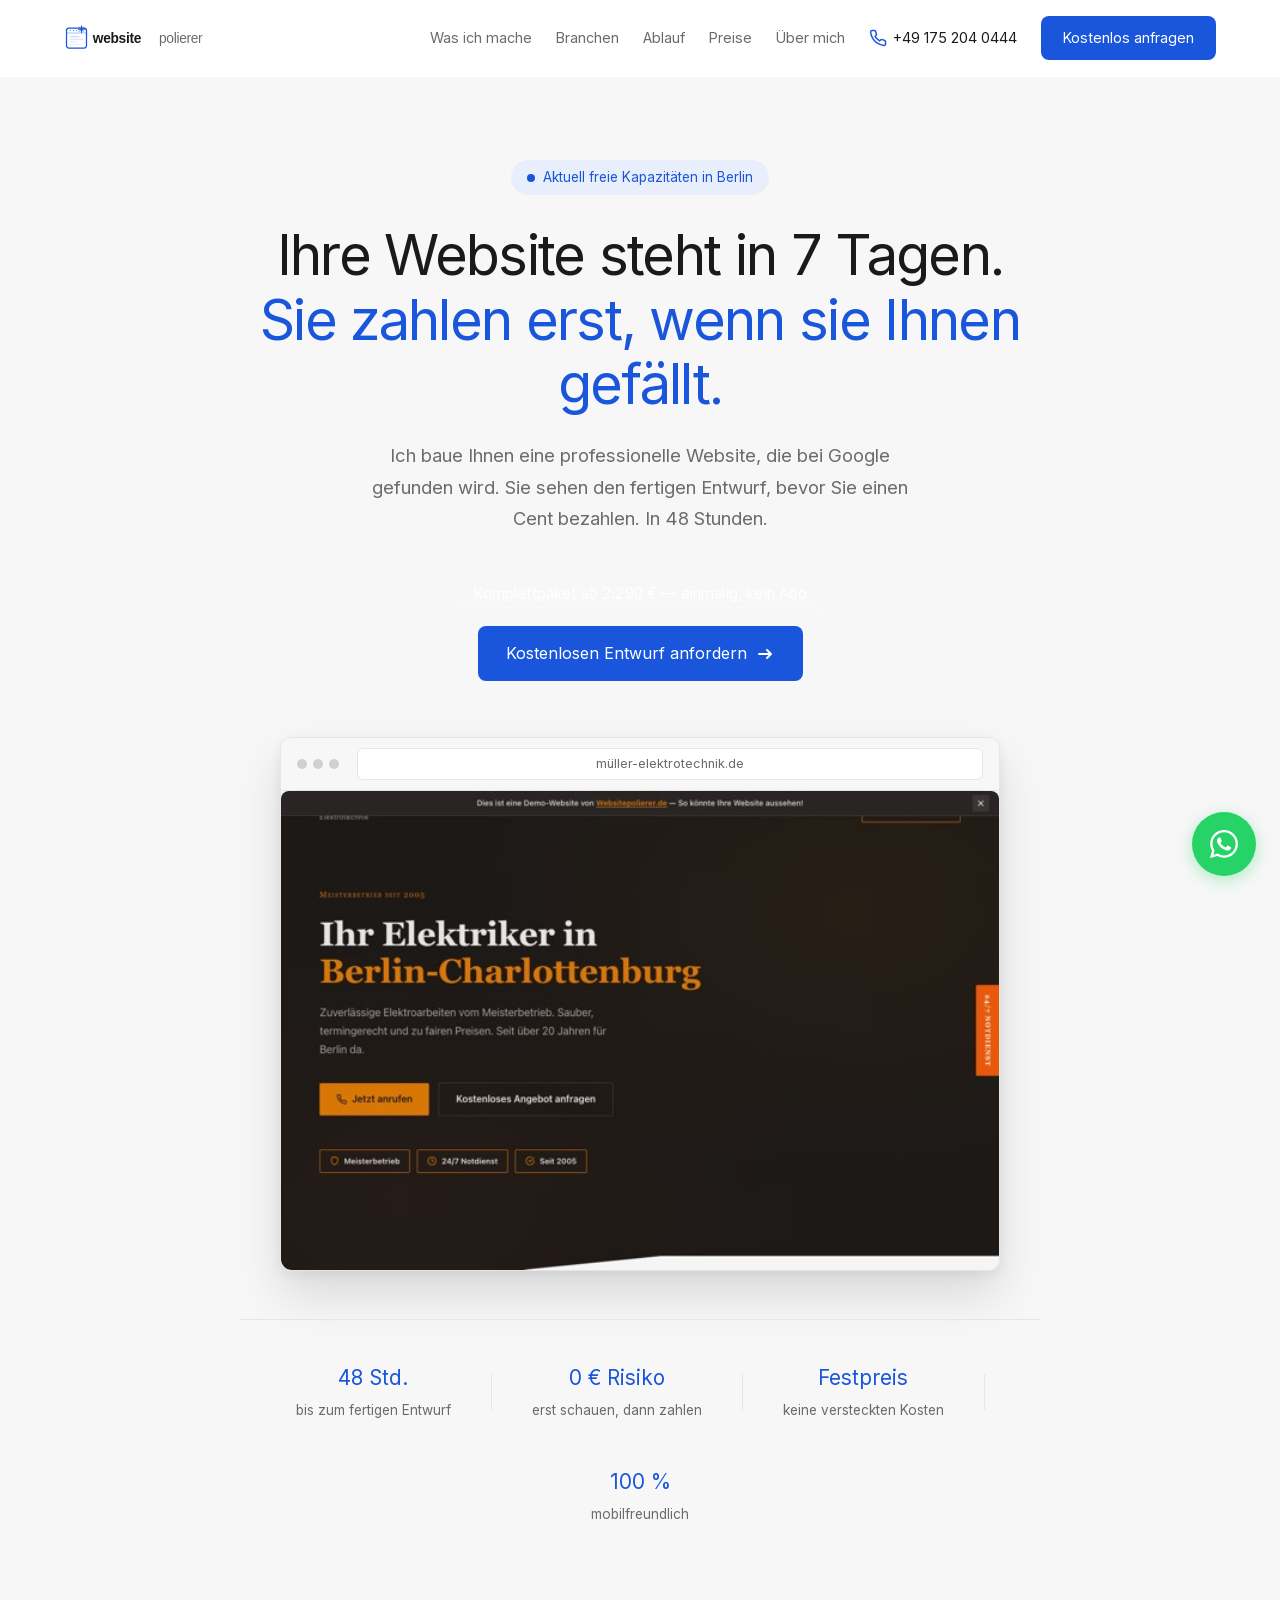
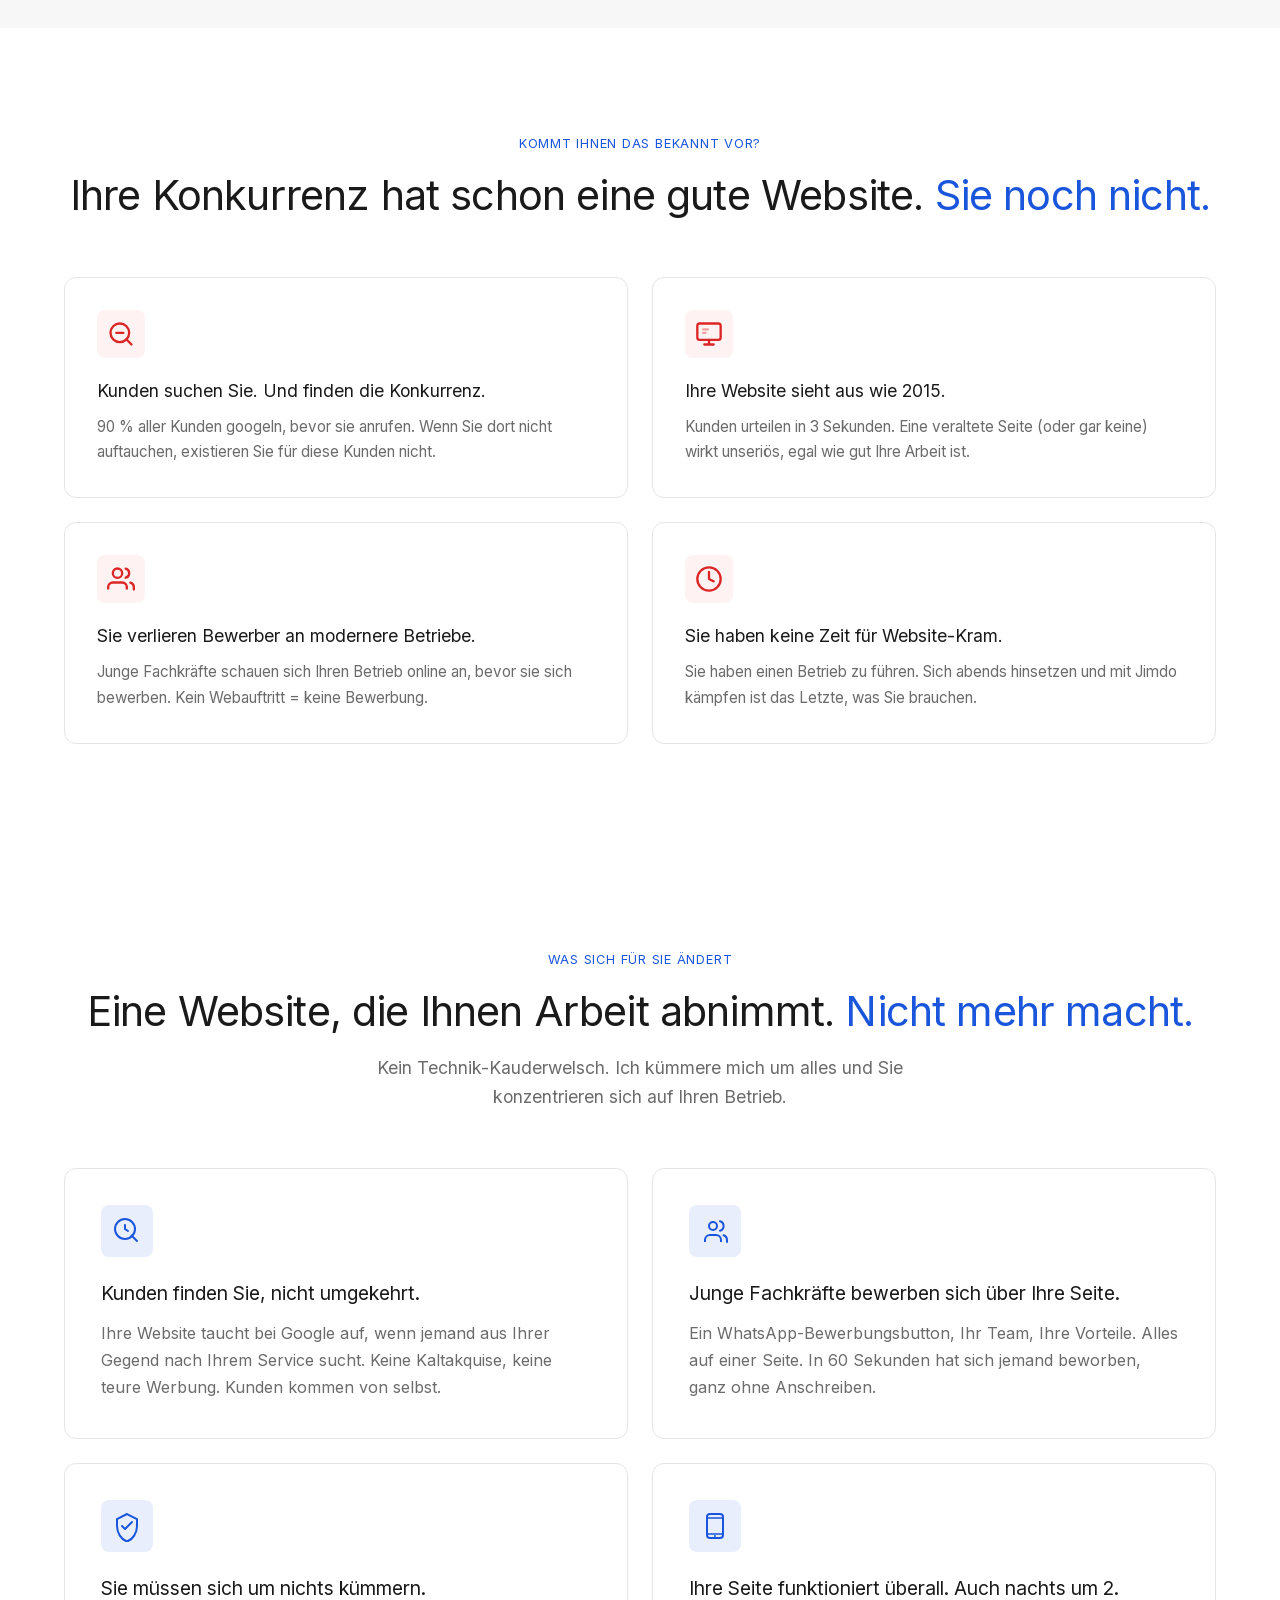
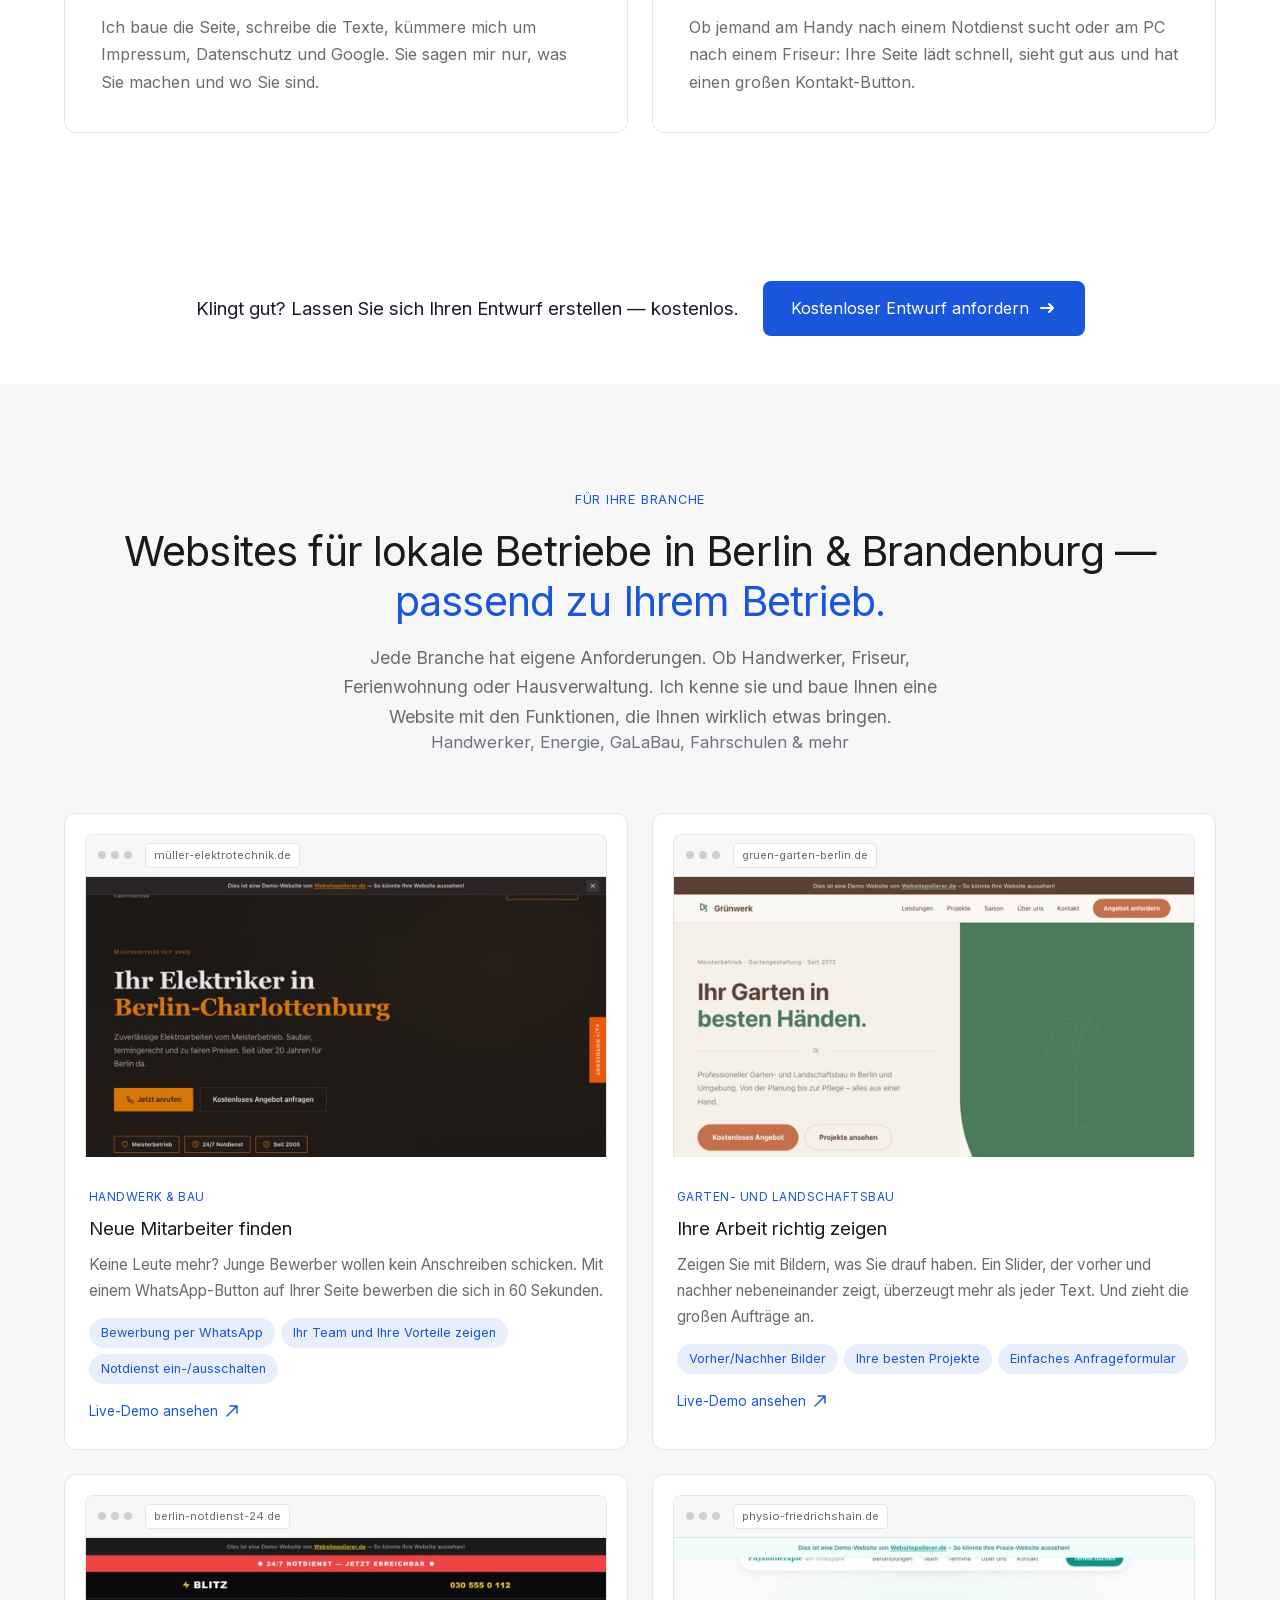
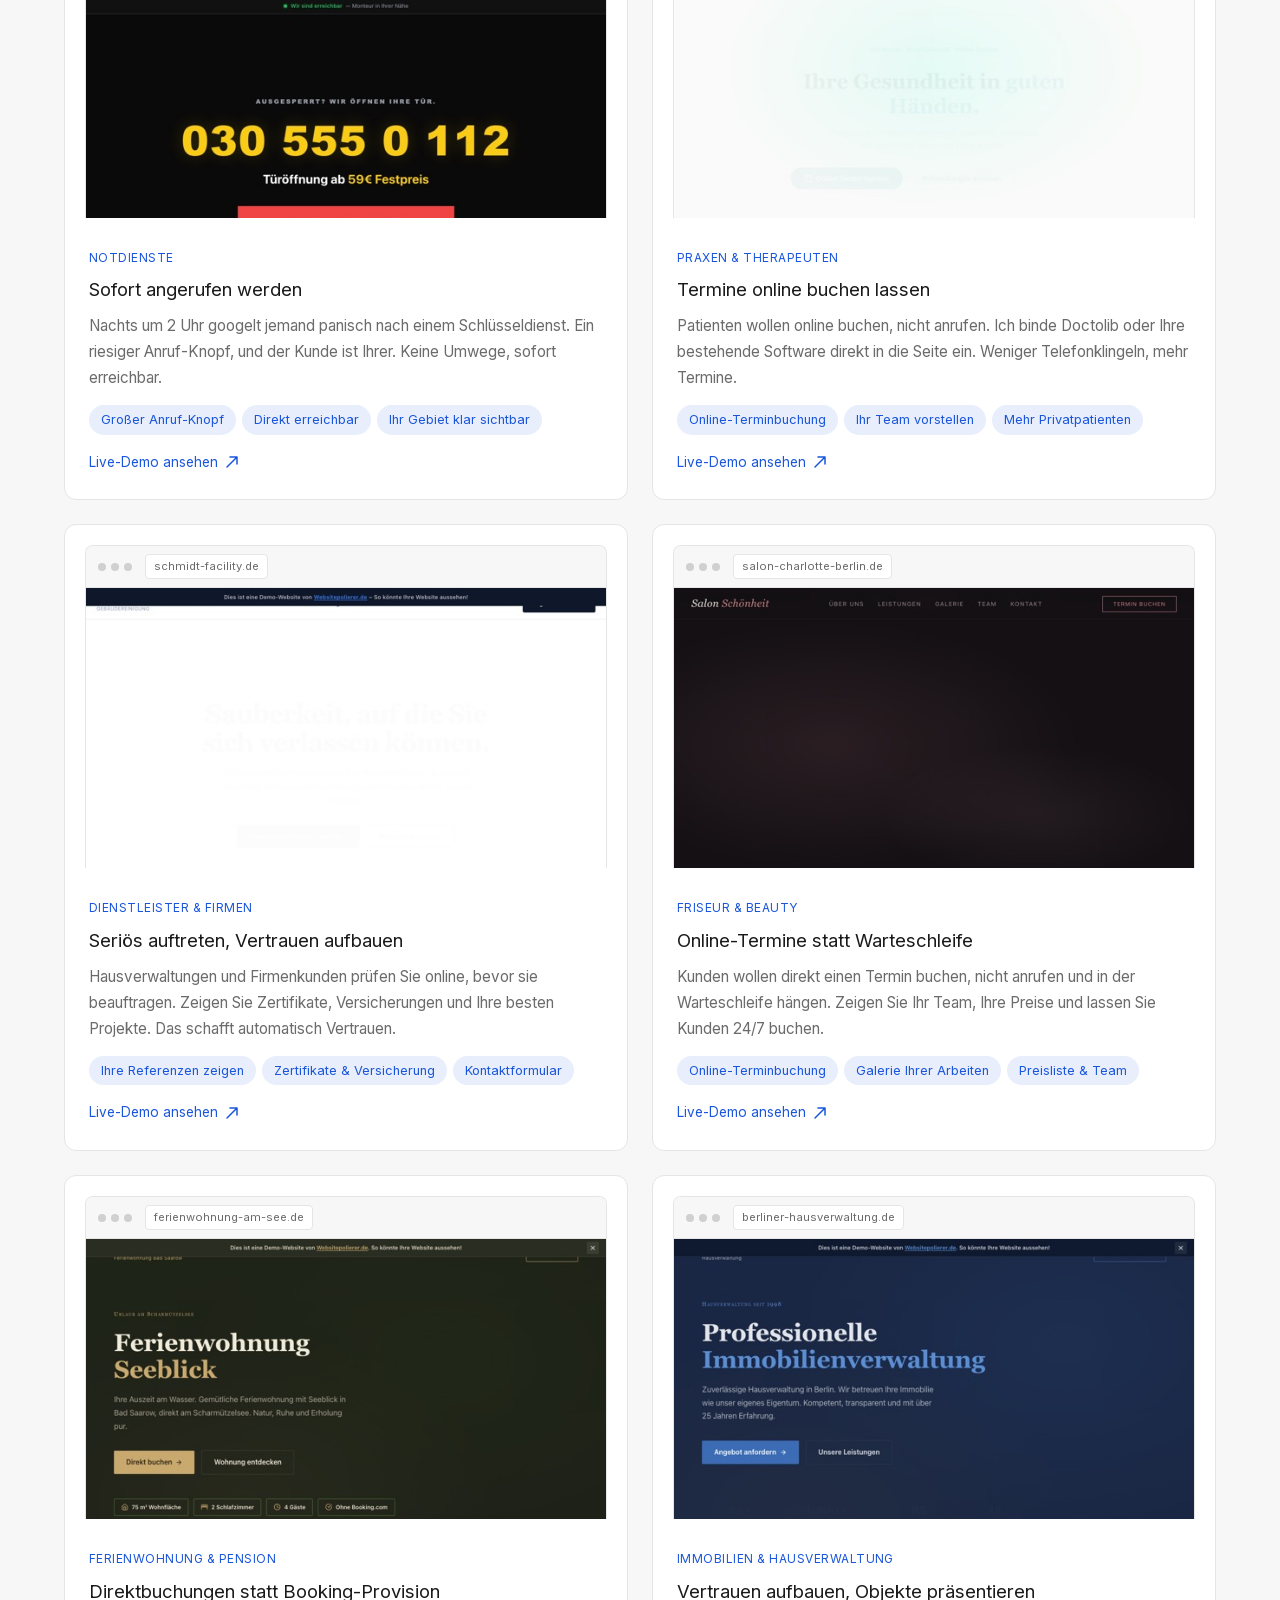
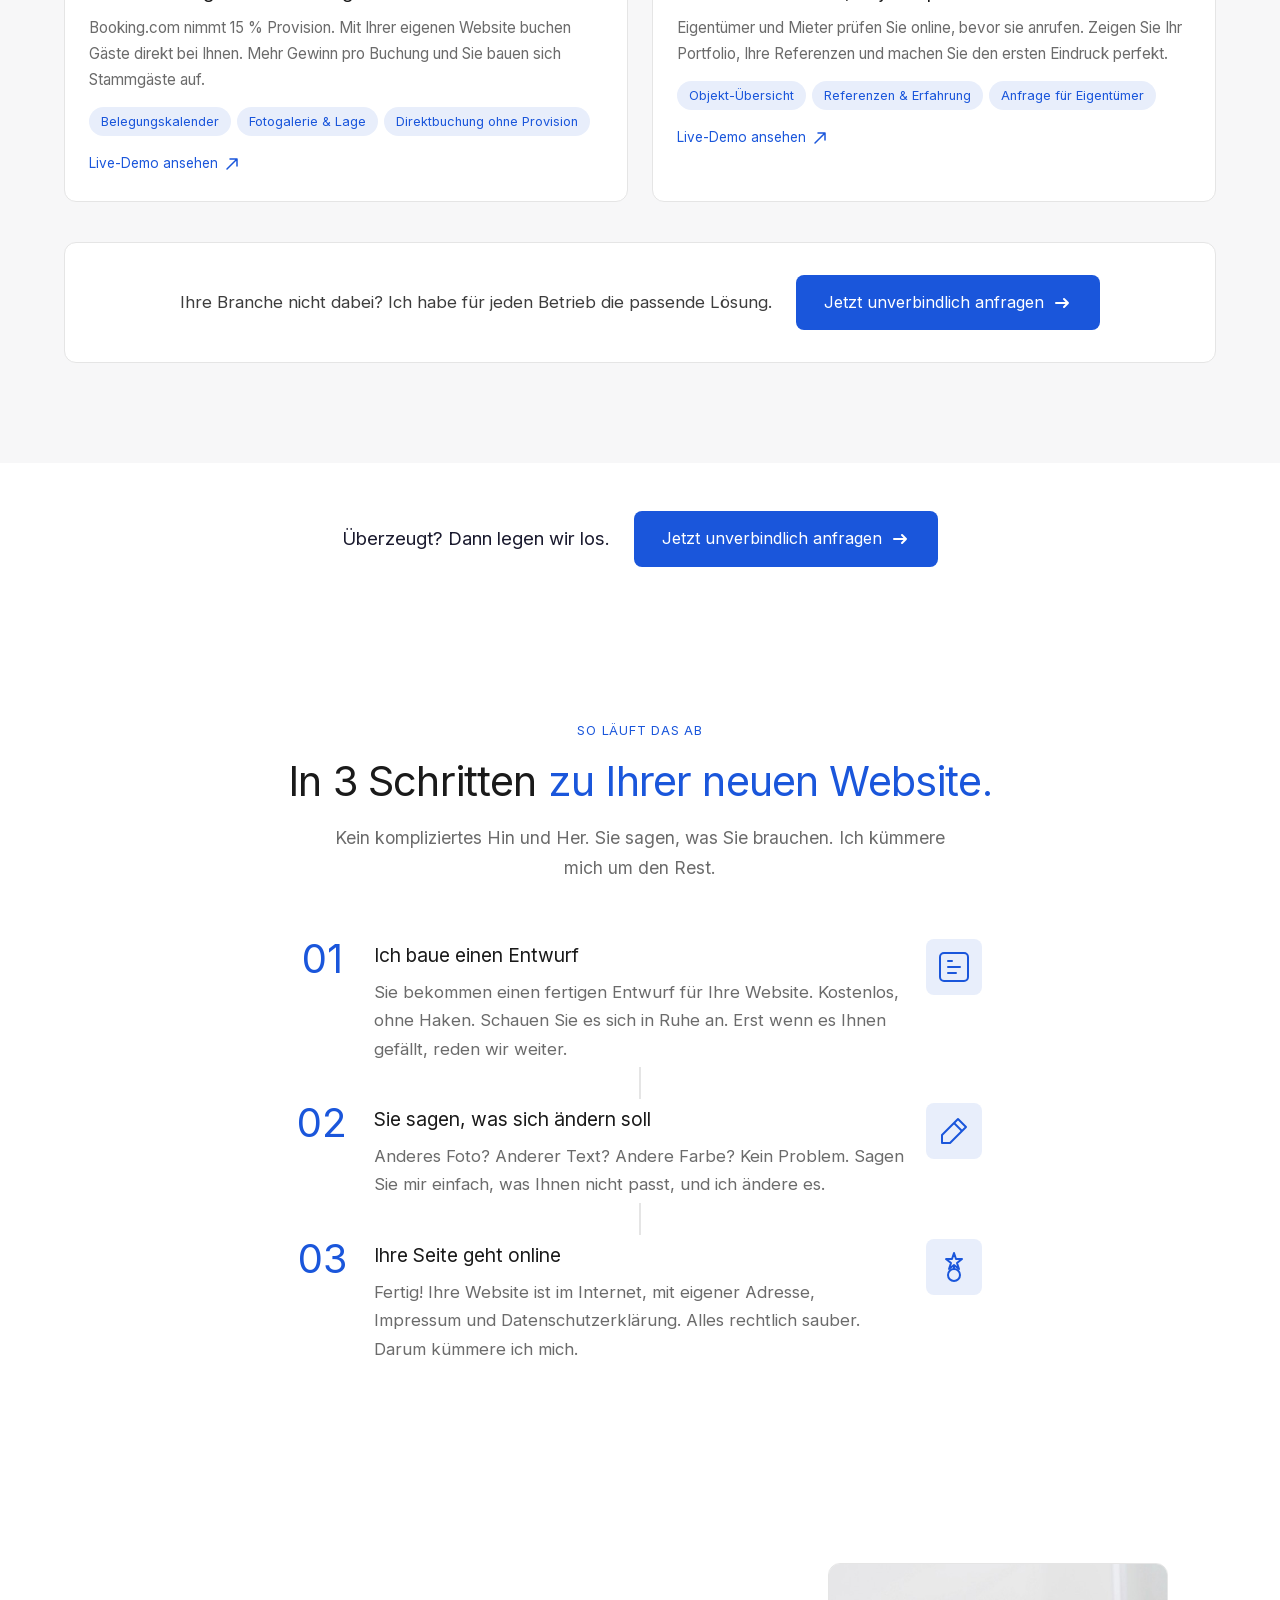
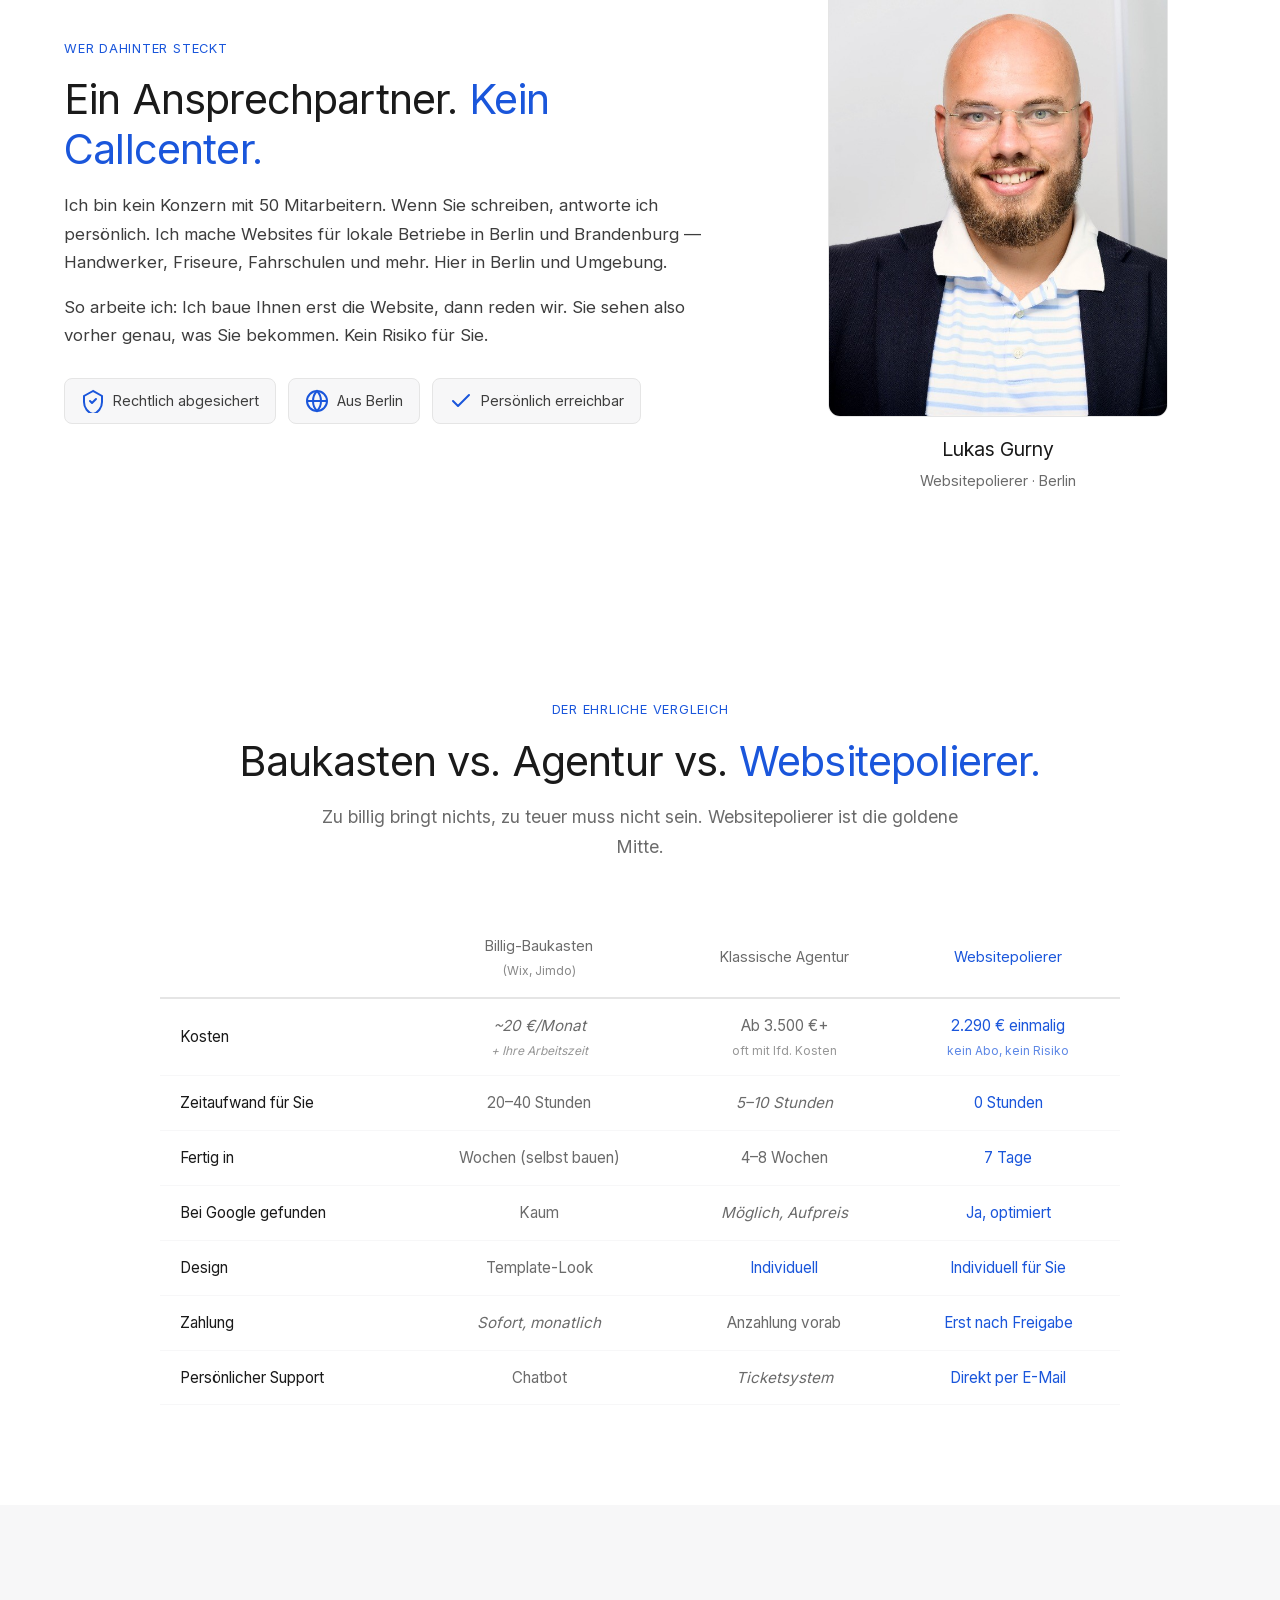
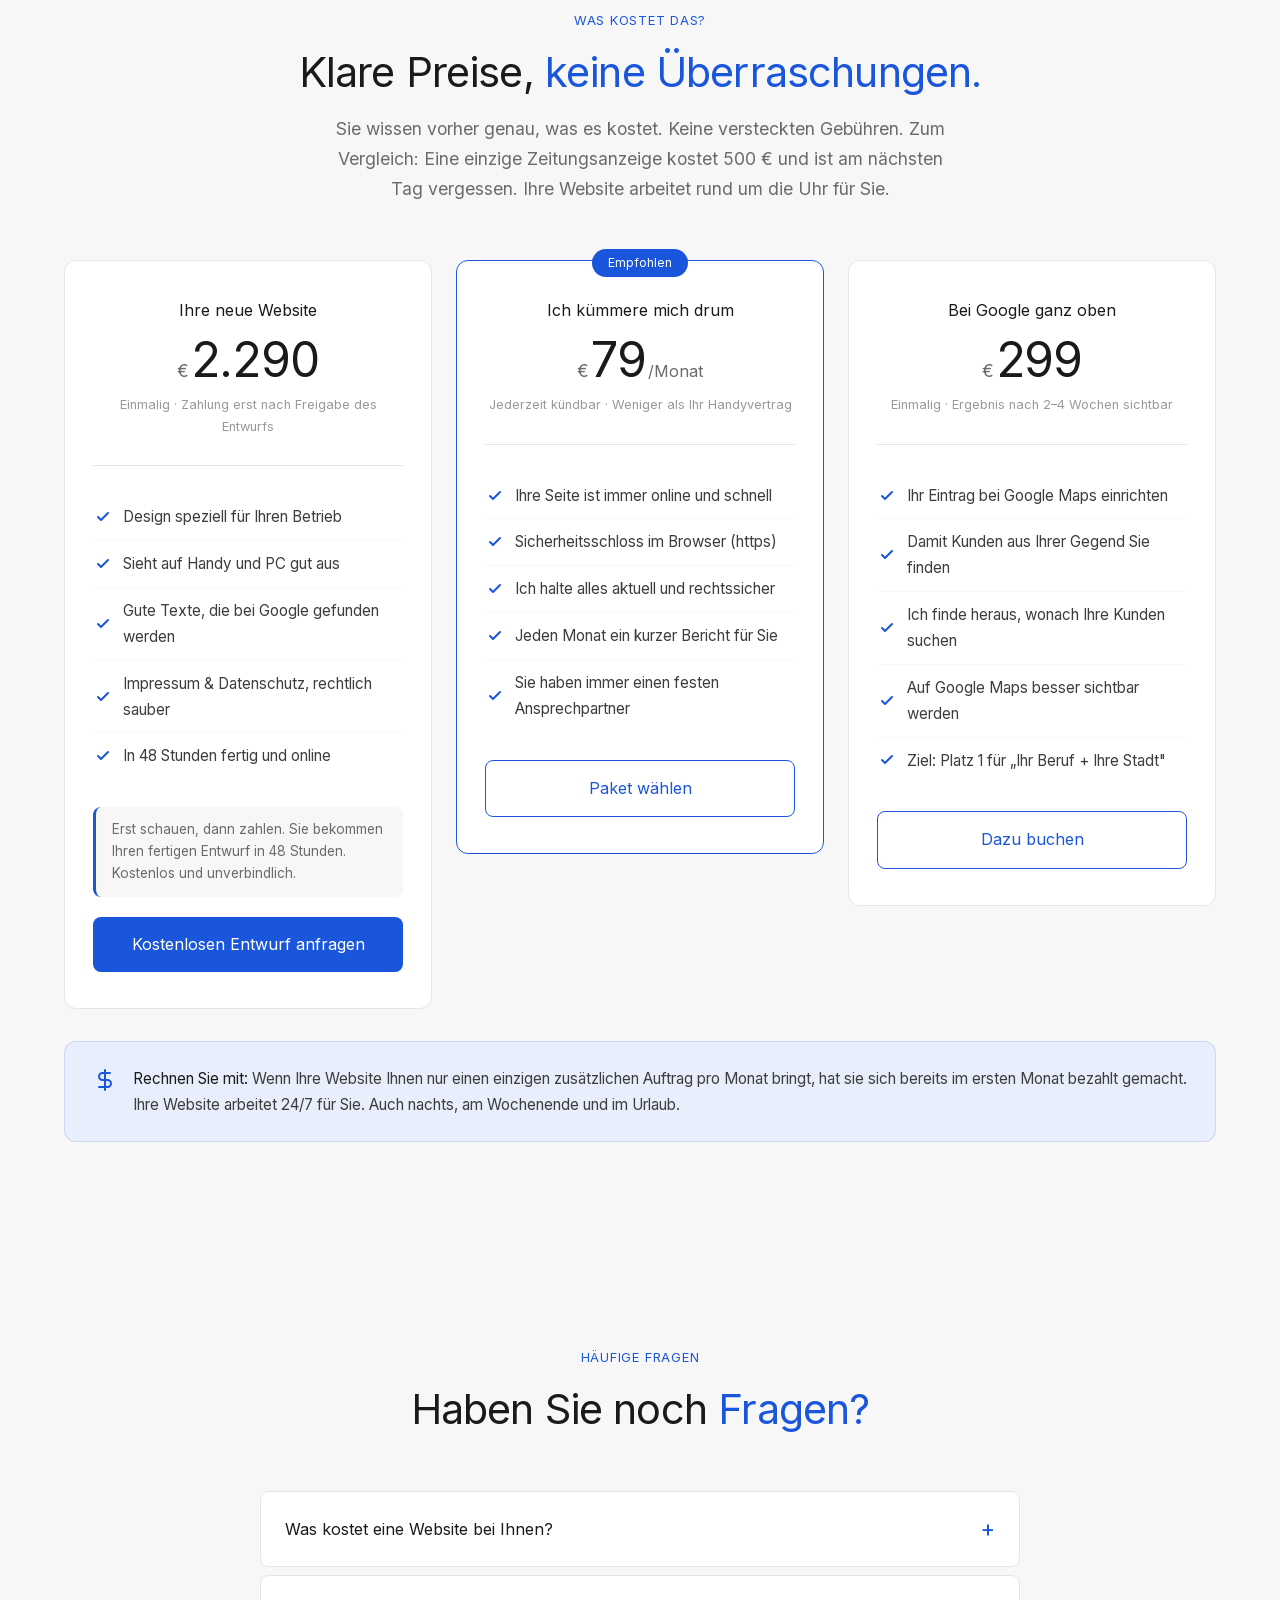
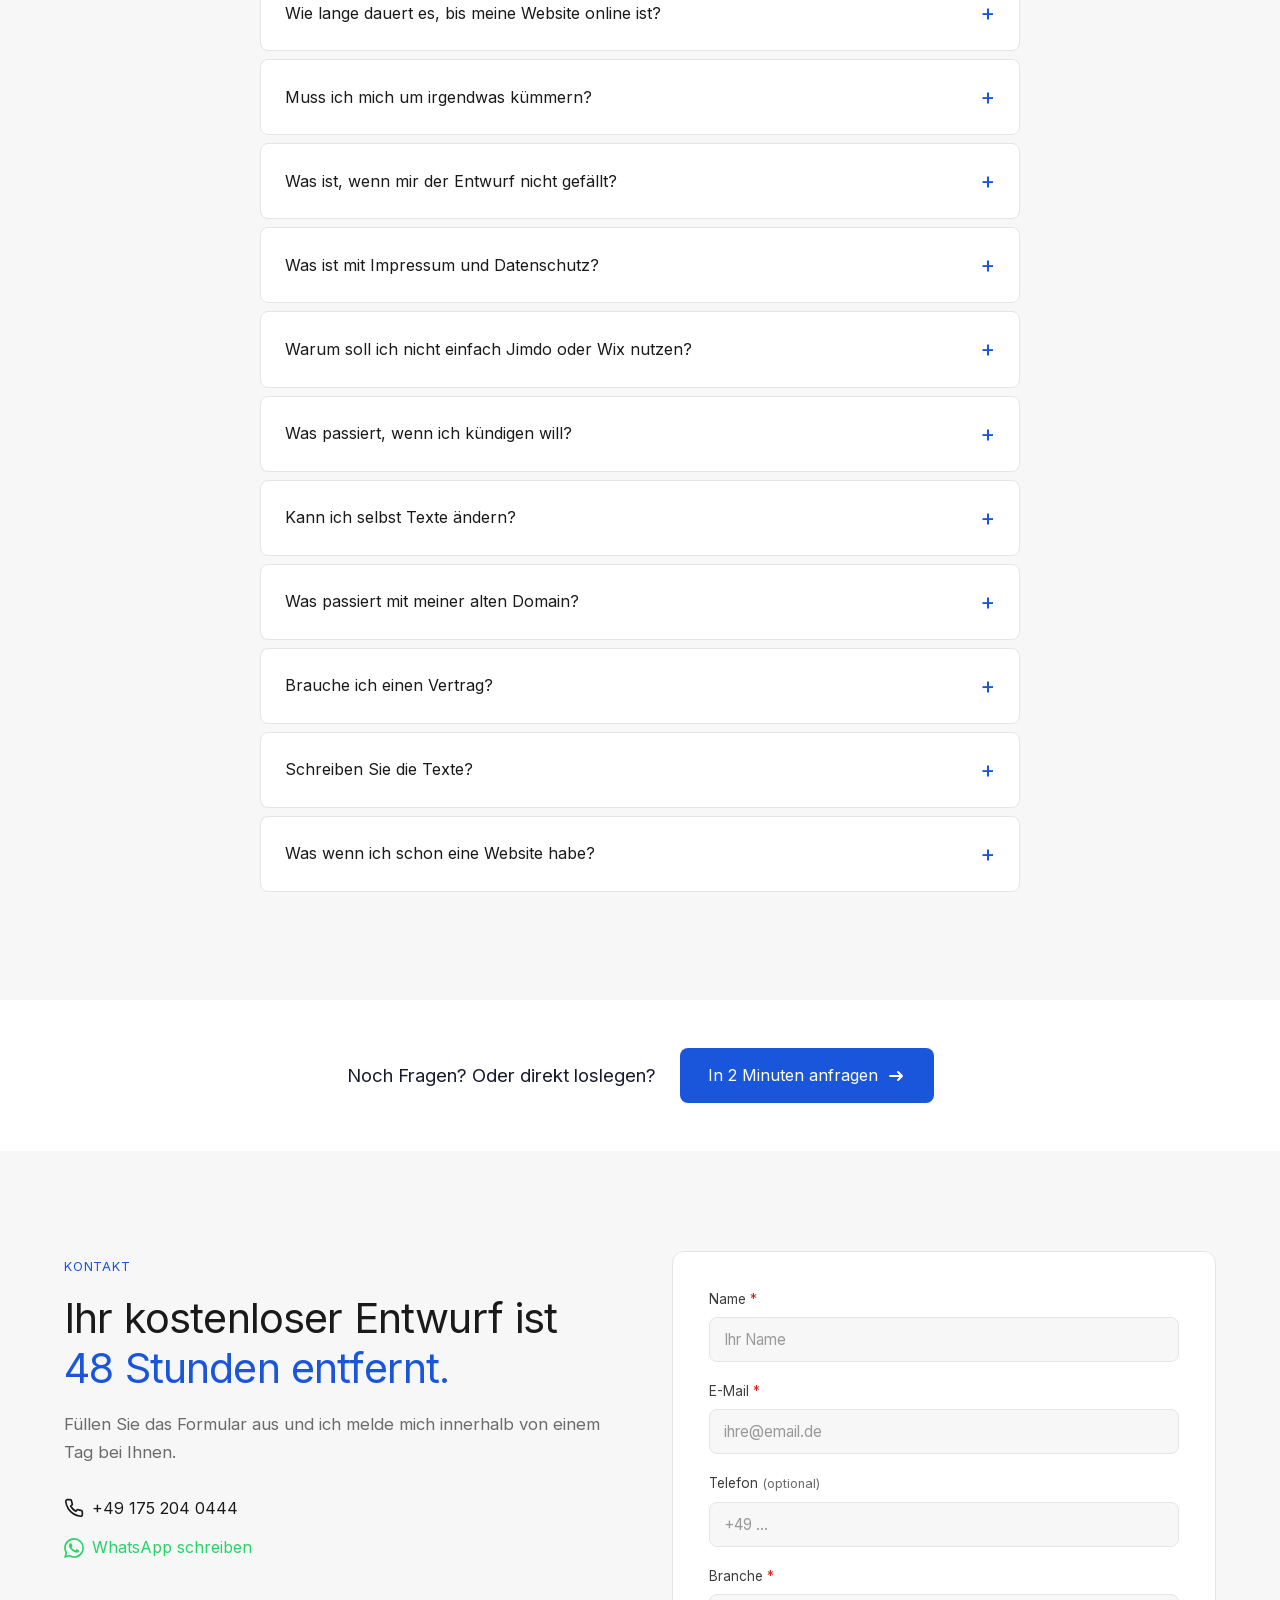
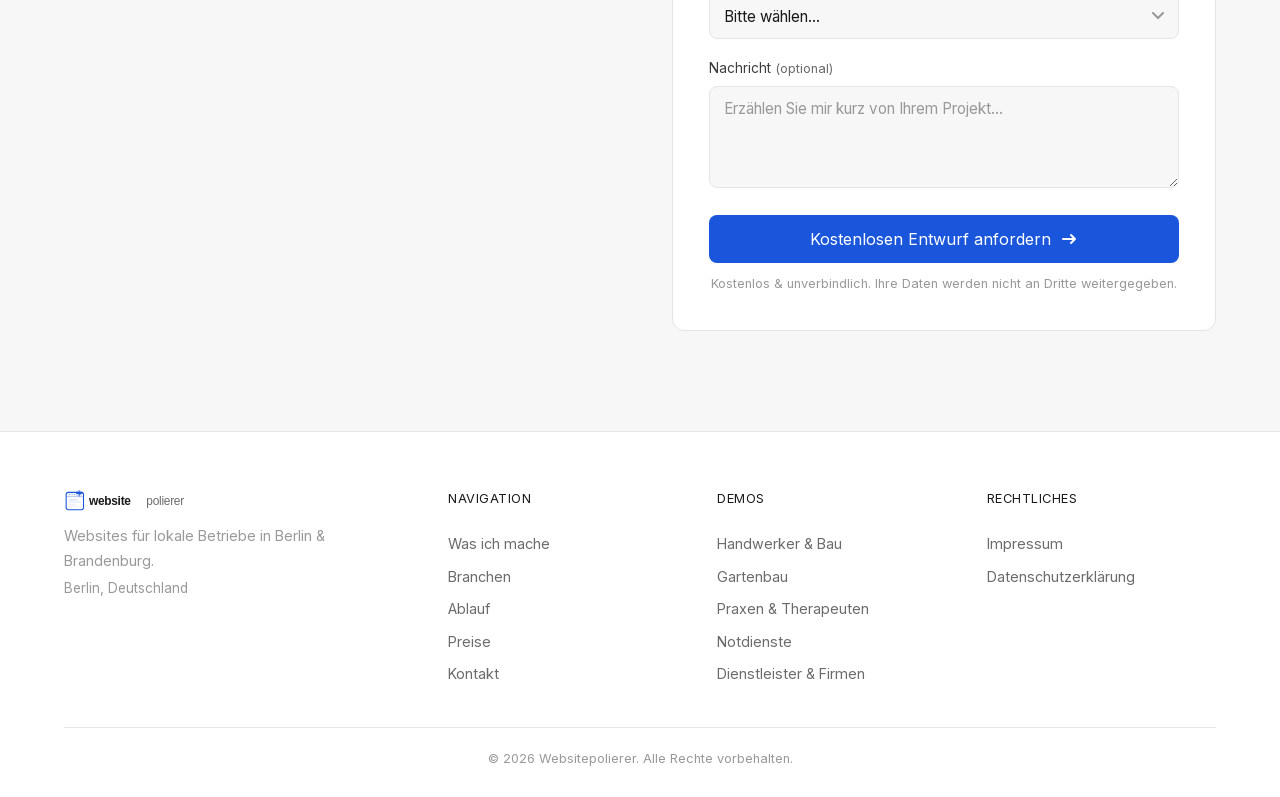
<file: website/index.html>
<!DOCTYPE html>
<html lang="de">
<head>
  <meta charset="UTF-8">
  <meta name="viewport" content="width=device-width, initial-scale=1.0">
  <title>Websitepolierer – Professionelle Websites für lokale Betriebe in Berlin &amp; Brandenburg</title>
  <meta name="description" content="Professionelle Websites für lokale Betriebe in Berlin & Brandenburg – Handwerker, Elektriker, Maler, SHK, Friseure, GaLaBau & mehr. Fertiger Entwurf in 48h, ab 2.290 € Festpreis. Erst schauen, dann zahlen.">
  <meta name="keywords" content="Website lokale Betriebe, Website erstellen lassen Berlin, Webdesign Berlin Brandenburg, Handwerker Website, Website Elektriker, Website GaLaBau, Website Fahrschule, Webdesign lokale Unternehmen">
  <meta property="og:title" content="Websitepolierer – Professionelle Websites für lokale Betriebe in Berlin &amp; Brandenburg">
  <meta property="og:description" content="Professionelle Websites für lokale Betriebe in Berlin & Brandenburg – Handwerker, Elektriker, Maler, SHK, Friseure, GaLaBau & mehr. Fertiger Entwurf in 48h, ab 2.290 € Festpreis.">
  <meta property="og:type" content="website">
  <meta property="og:url" content="https://websitepolierer.de">
  <link rel="canonical" href="https://websitepolierer.de/">
  <meta property="og:image" content="https://websitepolierer.de/assets/og-image.png">
  <meta property="og:image:width" content="1200">
  <meta property="og:image:height" content="630">
  <script type="application/ld+json">
  {
    "@context": "https://schema.org",
    "@type": "ProfessionalService",
    "name": "Websitepolierer",
    "description": "Professionelle Websites für lokale Betriebe in Berlin und Brandenburg. In 48 Stunden online.",
    "url": "https://websitepolierer.de",
    "email": "lukas@websitepolierer.de",
    "telephone": "+491752040444",
    "address": {
      "@type": "PostalAddress",
      "addressLocality": "Berlin",
      "addressCountry": "DE"
    },
    "areaServed": {
      "@type": "City",
      "name": "Berlin"
    },
    "priceRange": "€€",
    "serviceType": ["Webdesign", "Suchmaschinenoptimierung", "Google My Business"],
    "knowsAbout": ["Websites für lokale Betriebe", "Webdesign Berlin Brandenburg", "Lokale SEO"]
  }
  </script>
  <link rel="stylesheet" href="style.css">
  <link rel="icon" type="image/svg+xml" href="assets/logo.svg">
</head>
<body>

  <!-- Navigation -->
  <nav class="nav" id="nav">
    <div class="nav__container">
      <a href="#" class="nav__logo">
        <img src="assets/logo.svg" alt="Websitepolierer Logo" class="nav__logo-img">
      </a>
      <div class="nav__links" id="navLinks">
        <a href="#leistungen" class="nav__link">Was ich mache</a>
        <a href="#branchen" class="nav__link">Branchen</a>
        <a href="#ablauf" class="nav__link">Ablauf</a>
        <a href="#preise" class="nav__link">Preise</a>
        <a href="#ueber" class="nav__link">Über mich</a>
        <a href="tel:+491752040444" class="nav__phone">
          <svg width="18" height="18" viewBox="0 0 24 24" fill="none"><path d="M22 16.92v3a2 2 0 01-2.18 2 19.79 19.79 0 01-8.63-3.07 19.5 19.5 0 01-6-6 19.79 19.79 0 01-3.07-8.67A2 2 0 014.11 2h3a2 2 0 012 1.72c.127.96.361 1.903.7 2.81a2 2 0 01-.45 2.11L8.09 9.91a16 16 0 006 6l1.27-1.27a2 2 0 012.11-.45c.907.339 1.85.573 2.81.7A2 2 0 0122 16.92z" stroke="currentColor" stroke-width="2"/></svg>
          <span class="nav__phone-text">+49 175 204 0444</span>
        </a>
        <a href="mailto:lukas@websitepolierer.de" class="nav__email">
          <svg width="18" height="18" viewBox="0 0 24 24" fill="none"><rect x="2" y="4" width="20" height="16" rx="2" stroke="currentColor" stroke-width="2"/><path d="M22 6l-10 7L2 6" stroke="currentColor" stroke-width="2" stroke-linecap="round"/></svg>
          <span class="nav__phone-text">lukas@websitepolierer.de</span>
        </a>
        <a href="#kontakt" class="nav__cta">Kostenlos anfragen</a>
      </div>
      <button class="nav__burger" id="navBurger" aria-label="Menü öffnen">
        <span></span>
        <span></span>
        <span></span>
      </button>
    </div>
  </nav>

  <!-- Hero Section -->
  <section class="hero" id="hero">
    <div class="hero__container">
      <div class="hero__badge anim-fade-up">
        <span class="hero__badge-dot"></span>
        Aktuell freie Kapazitäten in Berlin
      </div>
      <h1 class="hero__title anim-fade-up" data-delay="100">
        Ihre Website steht in 7 Tagen.<br>
        <span class="hero__title-accent">Sie zahlen erst, wenn sie Ihnen gefällt.</span>
      </h1>
      <p class="hero__subtitle anim-fade-up" data-delay="200">
        Ich baue Ihnen eine professionelle Website, die bei Google gefunden wird.
        Sie sehen den fertigen Entwurf, bevor Sie einen Cent bezahlen. In 48 Stunden.
      </p>
      <div class="hero__price-badge anim-fade-up" data-delay="250">
        <span class="hero__price-badge-text">Komplettpaket ab 2.290 € — einmalig, kein Abo</span>
      </div>
      <div class="hero__actions anim-fade-up" data-delay="300">
        <a href="#kontakt" class="btn btn--primary">
          Kostenlosen Entwurf anfordern
          <svg width="20" height="20" viewBox="0 0 20 20" fill="none"><path d="M4 10h12m0 0l-4-4m4 4l-4 4" stroke="currentColor" stroke-width="2" stroke-linecap="round" stroke-linejoin="round"/></svg>
        </a>
      </div>
      <div class="hero__demo anim-fade-up" data-delay="350">
        <div class="hero__demo-browser">
          <div class="hero__demo-bar">
            <span class="hero__demo-dot"></span>
            <span class="hero__demo-dot"></span>
            <span class="hero__demo-dot"></span>
            <span class="hero__demo-url">müller-elektrotechnik.de</span>
          </div>
          <a href="demos/handwerker.html" target="_blank" class="hero__demo-frame-link">
            <img src="assets/previews/handwerker.jpg" alt="Demo: Handwerker Website" class="hero__demo-frame" loading="lazy">
            <div class="hero__demo-overlay">
              <span class="hero__demo-overlay-text">Live-Demo ansehen →</span>
            </div>
          </a>
        </div>
      </div>
      <div class="hero__stats anim-fade-up" data-delay="400">
        <div class="hero__stat">
          <span class="hero__stat-number">48 Std.</span>
          <span class="hero__stat-label">bis zum fertigen Entwurf</span>
        </div>
        <div class="hero__stat-divider"></div>
        <div class="hero__stat">
          <span class="hero__stat-number">0 € Risiko</span>
          <span class="hero__stat-label">erst schauen, dann zahlen</span>
        </div>
        <div class="hero__stat-divider"></div>
        <div class="hero__stat">
          <span class="hero__stat-number">Festpreis</span>
          <span class="hero__stat-label">keine versteckten Kosten</span>
        </div>
        <div class="hero__stat-divider"></div>
        <div class="hero__stat">
          <span class="hero__stat-number">100 %</span>
          <span class="hero__stat-label">mobilfreundlich</span>
        </div>
      </div>
    </div>
  </section>

  <!-- Agitation – Probleme benennen -->
  <section class="agitation" id="probleme">
    <div class="container">
      <div class="section-header section-header--center anim-fade-up">
        <span class="section-tag">Kommt Ihnen das bekannt vor?</span>
        <h2 class="section-title">Ihre Konkurrenz hat schon eine gute Website. <span class="text-accent">Sie noch nicht.</span></h2>
      </div>
      <div class="agitation__grid">
        <div class="agitation__card anim-fade-up" data-delay="0">
          <div class="agitation__icon">
            <svg width="28" height="28" viewBox="0 0 24 24" fill="none"><circle cx="11" cy="11" r="8" stroke="currentColor" stroke-width="2"/><path d="M21 21l-4.35-4.35" stroke="currentColor" stroke-width="2" stroke-linecap="round"/><path d="M8 11h6" stroke="currentColor" stroke-width="2" stroke-linecap="round"/></svg>
          </div>
          <h3 class="agitation__card-title">Kunden suchen Sie. Und finden die Konkurrenz.</h3>
          <p class="agitation__card-text">90 % aller Kunden googeln, bevor sie anrufen. Wenn Sie dort nicht auftauchen, existieren Sie für diese Kunden nicht.</p>
        </div>
        <div class="agitation__card anim-fade-up" data-delay="100">
          <div class="agitation__icon">
            <svg width="28" height="28" viewBox="0 0 24 24" fill="none"><rect x="2" y="3" width="20" height="14" rx="2" stroke="currentColor" stroke-width="2"/><path d="M8 21h8M12 17v4" stroke="currentColor" stroke-width="2" stroke-linecap="round"/><path d="M7 8h4M7 11h2" stroke="currentColor" stroke-width="2" stroke-linecap="round" opacity="0.4"/></svg>
          </div>
          <h3 class="agitation__card-title">Ihre Website sieht aus wie 2015.</h3>
          <p class="agitation__card-text">Kunden urteilen in 3 Sekunden. Eine veraltete Seite (oder gar keine) wirkt unseriös, egal wie gut Ihre Arbeit ist.</p>
        </div>
        <div class="agitation__card anim-fade-up" data-delay="200">
          <div class="agitation__icon">
            <svg width="28" height="28" viewBox="0 0 24 24" fill="none"><path d="M17 21v-2a4 4 0 00-4-4H5a4 4 0 00-4 4v2" stroke="currentColor" stroke-width="2"/><circle cx="9" cy="7" r="4" stroke="currentColor" stroke-width="2"/><path d="M23 21v-2a4 4 0 00-3-3.87M16 3.13a4 4 0 010 7.75" stroke="currentColor" stroke-width="2" stroke-linecap="round"/></svg>
          </div>
          <h3 class="agitation__card-title">Sie verlieren Bewerber an modernere Betriebe.</h3>
          <p class="agitation__card-text">Junge Fachkräfte schauen sich Ihren Betrieb online an, bevor sie sich bewerben. Kein Webauftritt = keine Bewerbung.</p>
        </div>
        <div class="agitation__card anim-fade-up" data-delay="300">
          <div class="agitation__icon">
            <svg width="28" height="28" viewBox="0 0 24 24" fill="none"><circle cx="12" cy="12" r="10" stroke="currentColor" stroke-width="2"/><path d="M12 6v6l4 2" stroke="currentColor" stroke-width="2" stroke-linecap="round" stroke-linejoin="round"/></svg>
          </div>
          <h3 class="agitation__card-title">Sie haben keine Zeit für Website-Kram.</h3>
          <p class="agitation__card-text">Sie haben einen Betrieb zu führen. Sich abends hinsetzen und mit Jimdo kämpfen ist das Letzte, was Sie brauchen.</p>
        </div>
      </div>
    </div>
  </section>

  <!-- Was sich für Sie ändert – Lösung -->
  <section class="leistungen" id="leistungen">
    <div class="container">
      <div class="section-header section-header--center anim-fade-up">
        <span class="section-tag">Was sich für Sie ändert</span>
        <h2 class="section-title">Eine Website, die Ihnen Arbeit abnimmt. <span class="text-accent">Nicht mehr macht.</span></h2>
        <p class="section-desc">
          Kein Technik-Kauderwelsch. Ich kümmere mich um alles und Sie konzentrieren sich auf Ihren Betrieb.
        </p>
      </div>
      <div class="leistungen__grid">
        <div class="leistungen__card anim-fade-up" data-delay="0">
          <div class="leistungen__icon">
            <svg width="32" height="32" viewBox="0 0 32 32" fill="none"><circle cx="14" cy="14" r="10" stroke="currentColor" stroke-width="2"/><path d="M26 26l-5.5-5.5" stroke="currentColor" stroke-width="2" stroke-linecap="round"/><path d="M14 10v4l3 2" stroke="currentColor" stroke-width="2" stroke-linecap="round" stroke-linejoin="round"/></svg>
          </div>
          <h3 class="leistungen__card-title">Kunden finden Sie, nicht umgekehrt.</h3>
          <p class="leistungen__card-text">
            Ihre Website taucht bei Google auf, wenn jemand aus Ihrer Gegend nach Ihrem Service sucht.
            Keine Kaltakquise, keine teure Werbung. Kunden kommen von selbst.
          </p>
        </div>
        <div class="leistungen__card anim-fade-up" data-delay="100">
          <div class="leistungen__icon">
            <svg width="32" height="32" viewBox="0 0 32 32" fill="none"><path d="M22 27v-2a5 5 0 00-5-5H11a5 5 0 00-5 5v2" stroke="currentColor" stroke-width="2"/><circle cx="14" cy="11" r="4" stroke="currentColor" stroke-width="2"/><path d="M28 27v-2a5 5 0 00-3.5-4.8M21 6.2a5 5 0 010 9.6" stroke="currentColor" stroke-width="2" stroke-linecap="round"/></svg>
          </div>
          <h3 class="leistungen__card-title">Junge Fachkräfte bewerben sich über Ihre Seite.</h3>
          <p class="leistungen__card-text">
            Ein WhatsApp-Bewerbungsbutton, Ihr Team, Ihre Vorteile. Alles auf einer Seite.
            In 60 Sekunden hat sich jemand beworben, ganz ohne Anschreiben.
          </p>
        </div>
        <div class="leistungen__card anim-fade-up" data-delay="200">
          <div class="leistungen__icon">
            <svg width="32" height="32" viewBox="0 0 32 32" fill="none"><path d="M16 4L6 9v7c0 7 4.2 13.5 10 15.5 5.8-2 10-8.5 10-15.5V9L16 4z" stroke="currentColor" stroke-width="2"/><path d="M11 16l3 3 7-7" stroke="currentColor" stroke-width="2" stroke-linecap="round" stroke-linejoin="round"/></svg>
          </div>
          <h3 class="leistungen__card-title">Sie müssen sich um nichts kümmern.</h3>
          <p class="leistungen__card-text">
            Ich baue die Seite, schreibe die Texte, kümmere mich um Impressum, Datenschutz und Google.
            Sie sagen mir nur, was Sie machen und wo Sie sind.
          </p>
        </div>
        <div class="leistungen__card anim-fade-up" data-delay="300">
          <div class="leistungen__icon">
            <svg width="32" height="32" viewBox="0 0 32 32" fill="none"><rect x="8" y="4" width="16" height="24" rx="3" stroke="currentColor" stroke-width="2"/><path d="M8 8h16M8 24h16" stroke="currentColor" stroke-width="1.5"/><circle cx="16" cy="26" r="1" fill="currentColor"/></svg>
          </div>
          <h3 class="leistungen__card-title">Ihre Seite funktioniert überall. Auch nachts um 2.</h3>
          <p class="leistungen__card-text">
            Ob jemand am Handy nach einem Notdienst sucht oder am PC nach einem Friseur:
            Ihre Seite lädt schnell, sieht gut aus und hat einen großen Kontakt-Button.
          </p>
        </div>
      </div>
    </div>
  </section>

  <!-- Between CTA: After Leistungen -->
  <div class="between-cta anim-fade-up">
    <div class="container">
      <div class="between-cta__inner">
        <p class="between-cta__text">Klingt gut? Lassen Sie sich Ihren Entwurf erstellen — kostenlos.</p>
        <a href="#kontakt" class="btn btn--primary">Kostenloser Entwurf anfordern
          <svg width="20" height="20" viewBox="0 0 20 20" fill="none"><path d="M4 10h12m0 0l-4-4m4 4l-4 4" stroke="currentColor" stroke-width="2" stroke-linecap="round" stroke-linejoin="round"/></svg>
        </a>
      </div>
    </div>
  </div>

  <!-- Branchen – Merged industry section -->
  <section class="branchen" id="branchen">
    <div class="container">
      <div class="section-header section-header--center anim-fade-up">
        <span class="section-tag">Für Ihre Branche</span>
        <h2 class="section-title">Websites für lokale Betriebe in Berlin & Brandenburg — <span class="text-accent">passend zu Ihrem Betrieb.</span></h2>
        <p class="section-desc">
          Jede Branche hat eigene Anforderungen. Ob Handwerker, Friseur, Ferienwohnung oder Hausverwaltung.
          Ich kenne sie und baue Ihnen eine Website mit den Funktionen, die Ihnen wirklich etwas bringen.
        </p>
        <h3 class="section-subtitle">Handwerker, Energie, GaLaBau, Fahrschulen & mehr</h3>
      </div>
      <div class="branchen__grid">
        <!-- Card 1: Handwerk & Bau -->
        <div class="branchen__card anim-fade-up" data-delay="0">
          <div class="branchen__card-visual">
            <div class="branchen__preview">
              <div class="branchen__preview-bar">
                <span class="branchen__preview-dot"></span>
                <span class="branchen__preview-dot"></span>
                <span class="branchen__preview-dot"></span>
                <span class="branchen__preview-url">müller-elektrotechnik.de</span>
              </div>
              <a href="demos/handwerker.html" target="_blank" class="branchen__preview-link">
                <img src="assets/previews/handwerker.jpg" alt="Demo: Handwerker Website" class="branchen__preview-frame" loading="lazy">
                <div class="branchen__preview-overlay"><span>Live-Demo ansehen →</span></div>
              </a>
            </div>
          </div>
          <div class="branchen__card-content">
            <span class="branchen__card-tag">Handwerk & Bau</span>
            <h3 class="branchen__card-title">Neue Mitarbeiter finden</h3>
            <p class="branchen__card-text">
              Keine Leute mehr? Junge Bewerber wollen kein Anschreiben schicken.
              Mit einem WhatsApp-Button auf Ihrer Seite bewerben die sich in 60 Sekunden.
            </p>
            <ul class="branchen__card-features">
              <li>Bewerbung per WhatsApp</li>
              <li>Ihr Team und Ihre Vorteile zeigen</li>
              <li>Notdienst ein-/ausschalten</li>
            </ul>
            <a href="demos/handwerker.html" class="branchen__card-demo" target="_blank">
              Live-Demo ansehen
              <svg width="16" height="16" viewBox="0 0 16 16" fill="none"><path d="M6 3h7v7M13 3L3 13" stroke="currentColor" stroke-width="1.5" stroke-linecap="round" stroke-linejoin="round"/></svg>
            </a>
          </div>
        </div>
        <!-- Card 2: GaLaBau -->
        <div class="branchen__card anim-fade-up" data-delay="100">
          <div class="branchen__card-visual">
            <div class="branchen__preview">
              <div class="branchen__preview-bar">
                <span class="branchen__preview-dot"></span>
                <span class="branchen__preview-dot"></span>
                <span class="branchen__preview-dot"></span>
                <span class="branchen__preview-url">gruen-garten-berlin.de</span>
              </div>
              <a href="demos/gartenbau.html" target="_blank" class="branchen__preview-link">
                <img src="assets/previews/gartenbau.jpg" alt="Demo: Gartenbau Website" class="branchen__preview-frame" loading="lazy">
                <div class="branchen__preview-overlay"><span>Live-Demo ansehen →</span></div>
              </a>
            </div>
          </div>
          <div class="branchen__card-content">
            <span class="branchen__card-tag">Garten- und Landschaftsbau</span>
            <h3 class="branchen__card-title">Ihre Arbeit richtig zeigen</h3>
            <p class="branchen__card-text">
              Zeigen Sie mit Bildern, was Sie drauf haben. Ein Slider, der vorher und nachher
              nebeneinander zeigt, überzeugt mehr als jeder Text. Und zieht die großen Aufträge an.
            </p>
            <ul class="branchen__card-features">
              <li>Vorher/Nachher Bilder</li>
              <li>Ihre besten Projekte</li>
              <li>Einfaches Anfrageformular</li>
            </ul>
            <a href="demos/gartenbau.html" class="branchen__card-demo" target="_blank">
              Live-Demo ansehen
              <svg width="16" height="16" viewBox="0 0 16 16" fill="none"><path d="M6 3h7v7M13 3L3 13" stroke="currentColor" stroke-width="1.5" stroke-linecap="round" stroke-linejoin="round"/></svg>
            </a>
          </div>
        </div>
        <!-- Card 3: Notdienste -->
        <div class="branchen__card anim-fade-up" data-delay="0">
          <div class="branchen__card-visual">
            <div class="branchen__preview">
              <div class="branchen__preview-bar">
                <span class="branchen__preview-dot"></span>
                <span class="branchen__preview-dot"></span>
                <span class="branchen__preview-dot"></span>
                <span class="branchen__preview-url">berlin-notdienst-24.de</span>
              </div>
              <a href="demos/notdienst.html" target="_blank" class="branchen__preview-link">
                <img src="assets/previews/notdienst.jpg" alt="Demo: Notdienst Website" class="branchen__preview-frame" loading="lazy">
                <div class="branchen__preview-overlay"><span>Live-Demo ansehen →</span></div>
              </a>
            </div>
          </div>
          <div class="branchen__card-content">
            <span class="branchen__card-tag">Notdienste</span>
            <h3 class="branchen__card-title">Sofort angerufen werden</h3>
            <p class="branchen__card-text">
              Nachts um 2 Uhr googelt jemand panisch nach einem Schlüsseldienst.
              Ein riesiger Anruf-Knopf, und der Kunde ist Ihrer. Keine Umwege, sofort erreichbar.
            </p>
            <ul class="branchen__card-features">
              <li>Großer Anruf-Knopf</li>
              <li>Direkt erreichbar</li>
              <li>Ihr Gebiet klar sichtbar</li>
            </ul>
            <a href="demos/notdienst.html" class="branchen__card-demo" target="_blank">
              Live-Demo ansehen
              <svg width="16" height="16" viewBox="0 0 16 16" fill="none"><path d="M6 3h7v7M13 3L3 13" stroke="currentColor" stroke-width="1.5" stroke-linecap="round" stroke-linejoin="round"/></svg>
            </a>
          </div>
        </div>
        <!-- Card 4: Praxen -->
        <div class="branchen__card anim-fade-up" data-delay="100">
          <div class="branchen__card-visual">
            <div class="branchen__preview">
              <div class="branchen__preview-bar">
                <span class="branchen__preview-dot"></span>
                <span class="branchen__preview-dot"></span>
                <span class="branchen__preview-dot"></span>
                <span class="branchen__preview-url">physio-friedrichshain.de</span>
              </div>
              <a href="demos/praxis.html" target="_blank" class="branchen__preview-link">
                <img src="assets/previews/praxis.jpg" alt="Demo: Praxis Website" class="branchen__preview-frame" loading="lazy">
                <div class="branchen__preview-overlay"><span>Live-Demo ansehen →</span></div>
              </a>
            </div>
          </div>
          <div class="branchen__card-content">
            <span class="branchen__card-tag">Praxen & Therapeuten</span>
            <h3 class="branchen__card-title">Termine online buchen lassen</h3>
            <p class="branchen__card-text">
              Patienten wollen online buchen, nicht anrufen. Ich binde Doctolib oder
              Ihre bestehende Software direkt in die Seite ein. Weniger Telefonklingeln, mehr Termine.
            </p>
            <ul class="branchen__card-features">
              <li>Online-Terminbuchung</li>
              <li>Ihr Team vorstellen</li>
              <li>Mehr Privatpatienten</li>
            </ul>
            <a href="demos/praxis.html" class="branchen__card-demo" target="_blank">
              Live-Demo ansehen
              <svg width="16" height="16" viewBox="0 0 16 16" fill="none"><path d="M6 3h7v7M13 3L3 13" stroke="currentColor" stroke-width="1.5" stroke-linecap="round" stroke-linejoin="round"/></svg>
            </a>
          </div>
        </div>
        <!-- Card 5: B2B -->
        <div class="branchen__card anim-fade-up" data-delay="0">
          <div class="branchen__card-visual">
            <div class="branchen__preview">
              <div class="branchen__preview-bar">
                <span class="branchen__preview-dot"></span>
                <span class="branchen__preview-dot"></span>
                <span class="branchen__preview-dot"></span>
                <span class="branchen__preview-url">schmidt-facility.de</span>
              </div>
              <a href="demos/dienstleister.html" target="_blank" class="branchen__preview-link">
                <img src="assets/previews/dienstleister.jpg" alt="Demo: Dienstleister Website" class="branchen__preview-frame" loading="lazy">
                <div class="branchen__preview-overlay"><span>Live-Demo ansehen →</span></div>
              </a>
            </div>
          </div>
          <div class="branchen__card-content">
            <span class="branchen__card-tag">Dienstleister & Firmen</span>
            <h3 class="branchen__card-title">Seriös auftreten, Vertrauen aufbauen</h3>
            <p class="branchen__card-text">
              Hausverwaltungen und Firmenkunden prüfen Sie online, bevor sie beauftragen.
              Zeigen Sie Zertifikate, Versicherungen und Ihre besten Projekte. Das schafft
              automatisch Vertrauen.
            </p>
            <ul class="branchen__card-features">
              <li>Ihre Referenzen zeigen</li>
              <li>Zertifikate & Versicherung</li>
              <li>Kontaktformular</li>
            </ul>
            <a href="demos/dienstleister.html" class="branchen__card-demo" target="_blank">
              Live-Demo ansehen
              <svg width="16" height="16" viewBox="0 0 16 16" fill="none"><path d="M6 3h7v7M13 3L3 13" stroke="currentColor" stroke-width="1.5" stroke-linecap="round" stroke-linejoin="round"/></svg>
            </a>
          </div>
        </div>
        <!-- Card 6: Friseur & Beauty -->
        <div class="branchen__card anim-fade-up" data-delay="100">
          <div class="branchen__card-visual">
            <div class="branchen__preview">
              <div class="branchen__preview-bar">
                <span class="branchen__preview-dot"></span>
                <span class="branchen__preview-dot"></span>
                <span class="branchen__preview-dot"></span>
                <span class="branchen__preview-url">salon-charlotte-berlin.de</span>
              </div>
              <a href="demos/friseur.html" target="_blank" class="branchen__preview-link">
                <img src="assets/previews/friseur.jpg" alt="Demo: Friseur Website" class="branchen__preview-frame" loading="lazy">
                <div class="branchen__preview-overlay"><span>Live-Demo ansehen →</span></div>
              </a>
            </div>
          </div>
          <div class="branchen__card-content">
            <span class="branchen__card-tag">Friseur & Beauty</span>
            <h3 class="branchen__card-title">Online-Termine statt Warteschleife</h3>
            <p class="branchen__card-text">
              Kunden wollen direkt einen Termin buchen, nicht anrufen und in der Warteschleife hängen.
              Zeigen Sie Ihr Team, Ihre Preise und lassen Sie Kunden 24/7 buchen.
            </p>
            <ul class="branchen__card-features">
              <li>Online-Terminbuchung</li>
              <li>Galerie Ihrer Arbeiten</li>
              <li>Preisliste & Team</li>
            </ul>
            <a href="demos/friseur.html" class="branchen__card-demo" target="_blank">
              Live-Demo ansehen
              <svg width="16" height="16" viewBox="0 0 16 16" fill="none"><path d="M6 3h7v7M13 3L3 13" stroke="currentColor" stroke-width="1.5" stroke-linecap="round" stroke-linejoin="round"/></svg>
            </a>
          </div>
        </div>
        <!-- Card 7: Ferienwohnung & Pension -->
        <div class="branchen__card anim-fade-up" data-delay="0">
          <div class="branchen__card-visual">
            <div class="branchen__preview">
              <div class="branchen__preview-bar">
                <span class="branchen__preview-dot"></span>
                <span class="branchen__preview-dot"></span>
                <span class="branchen__preview-dot"></span>
                <span class="branchen__preview-url">ferienwohnung-am-see.de</span>
              </div>
              <a href="demos/ferienwohnung.html" target="_blank" class="branchen__preview-link">
                <img src="assets/previews/ferienwohnung.jpg" alt="Demo: Ferienwohnung Website" class="branchen__preview-frame" loading="lazy">
                <div class="branchen__preview-overlay"><span>Live-Demo ansehen →</span></div>
              </a>
            </div>
          </div>
          <div class="branchen__card-content">
            <span class="branchen__card-tag">Ferienwohnung & Pension</span>
            <h3 class="branchen__card-title">Direktbuchungen statt Booking-Provision</h3>
            <p class="branchen__card-text">
              Booking.com nimmt 15 % Provision. Mit Ihrer eigenen Website buchen Gäste direkt bei Ihnen.
              Mehr Gewinn pro Buchung und Sie bauen sich Stammgäste auf.
            </p>
            <ul class="branchen__card-features">
              <li>Belegungskalender</li>
              <li>Fotogalerie & Lage</li>
              <li>Direktbuchung ohne Provision</li>
            </ul>
            <a href="demos/ferienwohnung.html" class="branchen__card-demo" target="_blank">
              Live-Demo ansehen
              <svg width="16" height="16" viewBox="0 0 16 16" fill="none"><path d="M6 3h7v7M13 3L3 13" stroke="currentColor" stroke-width="1.5" stroke-linecap="round" stroke-linejoin="round"/></svg>
            </a>
          </div>
        </div>
        <!-- Card 8: Immobilien & Hausverwaltung -->
        <div class="branchen__card anim-fade-up" data-delay="100">
          <div class="branchen__card-visual">
            <div class="branchen__preview">
              <div class="branchen__preview-bar">
                <span class="branchen__preview-dot"></span>
                <span class="branchen__preview-dot"></span>
                <span class="branchen__preview-dot"></span>
                <span class="branchen__preview-url">berliner-hausverwaltung.de</span>
              </div>
              <a href="demos/immobilien.html" target="_blank" class="branchen__preview-link">
                <img src="assets/previews/immobilien.jpg" alt="Demo: Immobilien Website" class="branchen__preview-frame" loading="lazy">
                <div class="branchen__preview-overlay"><span>Live-Demo ansehen →</span></div>
              </a>
            </div>
          </div>
          <div class="branchen__card-content">
            <span class="branchen__card-tag">Immobilien & Hausverwaltung</span>
            <h3 class="branchen__card-title">Vertrauen aufbauen, Objekte präsentieren</h3>
            <p class="branchen__card-text">
              Eigentümer und Mieter prüfen Sie online, bevor sie anrufen.
              Zeigen Sie Ihr Portfolio, Ihre Referenzen und machen Sie den ersten Eindruck perfekt.
            </p>
            <ul class="branchen__card-features">
              <li>Objekt-Übersicht</li>
              <li>Referenzen & Erfahrung</li>
              <li>Anfrage für Eigentümer</li>
            </ul>
            <a href="demos/immobilien.html" class="branchen__card-demo" target="_blank">
              Live-Demo ansehen
              <svg width="16" height="16" viewBox="0 0 16 16" fill="none"><path d="M6 3h7v7M13 3L3 13" stroke="currentColor" stroke-width="1.5" stroke-linecap="round" stroke-linejoin="round"/></svg>
            </a>
          </div>
        </div>
      </div>
      <div class="branchen__cta anim-fade-up">
        <p class="branchen__cta-text">Ihre Branche nicht dabei? Ich habe für jeden Betrieb die passende Lösung.</p>
        <a href="#kontakt" class="btn btn--primary">Jetzt unverbindlich anfragen
          <svg width="20" height="20" viewBox="0 0 20 20" fill="none"><path d="M4 10h12m0 0l-4-4m4 4l-4 4" stroke="currentColor" stroke-width="2" stroke-linecap="round" stroke-linejoin="round"/></svg>
        </a>
      </div>
    </div>
  </section>

  <!-- Between CTA: After Branchen -->
  <div class="between-cta anim-fade-up">
    <div class="container">
      <div class="between-cta__inner">
        <p class="between-cta__text">Überzeugt? Dann legen wir los.</p>
        <a href="#kontakt" class="btn btn--primary">Jetzt unverbindlich anfragen
          <svg width="20" height="20" viewBox="0 0 20 20" fill="none"><path d="M4 10h12m0 0l-4-4m4 4l-4 4" stroke="currentColor" stroke-width="2" stroke-linecap="round" stroke-linejoin="round"/></svg>
        </a>
      </div>
    </div>
  </div>

  <!-- Process Section -->
  <section class="process" id="ablauf">
    <div class="container">
      <div class="section-header section-header--center anim-fade-up">
        <span class="section-tag">So läuft das ab</span>
        <h2 class="section-title">In 3 Schritten <span class="text-accent">zu Ihrer neuen Website.</span></h2>
        <p class="section-desc">
          Kein kompliziertes Hin und Her. Sie sagen, was Sie brauchen. Ich kümmere mich um den Rest.
        </p>
      </div>
      <div class="process__timeline">
        <div class="process__step anim-fade-up" data-delay="0">
          <div class="process__step-number">01</div>
          <div class="process__step-content">
            <h3 class="process__step-title">Ich baue einen Entwurf</h3>
            <p class="process__step-text">
              Sie bekommen einen fertigen Entwurf für Ihre Website. Kostenlos, ohne Haken.
              Schauen Sie es sich in Ruhe an. Erst wenn es Ihnen gefällt, reden wir weiter.
            </p>
          </div>
          <div class="process__step-visual">
            <div class="process__icon-wrap">
              <svg width="40" height="40" viewBox="0 0 40 40" fill="none"><rect x="6" y="6" width="28" height="28" rx="4" stroke="currentColor" stroke-width="2"/><path d="M14 20h12M14 26h8" stroke="currentColor" stroke-width="2" stroke-linecap="round"/><path d="M14 14h4" stroke="currentColor" stroke-width="2" stroke-linecap="round"/></svg>
            </div>
          </div>
        </div>
        <div class="process__connector anim-fade-up"></div>
        <div class="process__step anim-fade-up" data-delay="150">
          <div class="process__step-number">02</div>
          <div class="process__step-content">
            <h3 class="process__step-title">Sie sagen, was sich ändern soll</h3>
            <p class="process__step-text">
              Anderes Foto? Anderer Text? Andere Farbe? Kein Problem.
              Sagen Sie mir einfach, was Ihnen nicht passt, und ich ändere es.
            </p>
          </div>
          <div class="process__step-visual">
            <div class="process__icon-wrap">
              <svg width="40" height="40" viewBox="0 0 40 40" fill="none"><path d="M24 8l8 8-16 16H8v-8L24 8z" stroke="currentColor" stroke-width="2" stroke-linejoin="round"/><path d="M20 12l8 8" stroke="currentColor" stroke-width="2"/></svg>
            </div>
          </div>
        </div>
        <div class="process__connector anim-fade-up"></div>
        <div class="process__step anim-fade-up" data-delay="300">
          <div class="process__step-number">03</div>
          <div class="process__step-content">
            <h3 class="process__step-title">Ihre Seite geht online</h3>
            <p class="process__step-text">
              Fertig! Ihre Website ist im Internet, mit eigener Adresse, Impressum und
              Datenschutzerklärung. Alles rechtlich sauber. Darum kümmere ich mich.
            </p>
          </div>
          <div class="process__step-visual">
            <div class="process__icon-wrap">
              <svg width="40" height="40" viewBox="0 0 40 40" fill="none"><path d="M20 6l2 6h6l-5 4 2 6-5-4-5 4 2-6-5-4h6l2-6z" stroke="currentColor" stroke-width="2" stroke-linejoin="round"/><circle cx="20" cy="28" r="6" stroke="currentColor" stroke-width="2"/><path d="M20 22v-2" stroke="currentColor" stroke-width="2" stroke-linecap="round"/></svg>
            </div>
          </div>
        </div>
      </div>
    </div>
  </section>

  <!-- About Section (moved up for trust before pricing) -->
  <section class="about" id="ueber">
    <div class="container">
      <div class="about__grid">
        <div class="about__content anim-fade-up">
          <span class="section-tag">Wer dahinter steckt</span>
          <h2 class="section-title">Ein Ansprechpartner. <span class="text-accent">Kein Callcenter.</span></h2>
          <p class="about__text">
            Ich bin kein Konzern mit 50 Mitarbeitern. Wenn Sie schreiben, antworte ich persönlich.
            Ich mache Websites für lokale Betriebe in Berlin und Brandenburg — Handwerker, Friseure, Fahrschulen und mehr. Hier
            in Berlin und Umgebung.
          </p>
          <p class="about__text">
            So arbeite ich: Ich baue Ihnen erst die Website, dann reden wir.
            Sie sehen also vorher genau, was Sie bekommen. Kein Risiko für Sie.
          </p>
          <div class="about__trust">
            <div class="about__trust-item">
              <svg width="24" height="24" viewBox="0 0 24 24" fill="none"><path d="M12 2L3 7v6c0 5.55 3.84 10.74 9 12 5.16-1.26 9-6.45 9-12V7l-9-5z" stroke="currentColor" stroke-width="2"/><path d="M9 12l2 2 4-4" stroke="currentColor" stroke-width="2" stroke-linecap="round" stroke-linejoin="round"/></svg>
              <span>Rechtlich abgesichert</span>
            </div>
            <div class="about__trust-item">
              <svg width="24" height="24" viewBox="0 0 24 24" fill="none"><path d="M12 2C6.48 2 2 6.48 2 12s4.48 10 10 10 10-4.48 10-10S17.52 2 12 2z" stroke="currentColor" stroke-width="2"/><path d="M2 12h20M12 2c2.5 2.5 4 6 4 10s-1.5 7.5-4 10c-2.5-2.5-4-6-4-10s1.5-7.5 4-10z" stroke="currentColor" stroke-width="2"/></svg>
              <span>Aus Berlin</span>
            </div>
            <div class="about__trust-item">
              <svg width="24" height="24" viewBox="0 0 24 24" fill="none"><path d="M20 6L9 17l-5-5" stroke="currentColor" stroke-width="2" stroke-linecap="round" stroke-linejoin="round"/></svg>
              <span>Persönlich erreichbar</span>
            </div>
          </div>
        </div>
        <div class="about__visual anim-fade-up" data-delay="200">
          <div class="about__image-wrap">
            <img src="lukas-gurny.jpeg" alt="Lukas Gurny, Ihr persönlicher Ansprechpartner" class="about__photo">
          </div>
          <p class="about__name">Lukas Gurny</p>
          <p class="about__role">Websitepolierer · Berlin</p>
        </div>
      </div>
    </div>
  </section>

  <!-- Vergleichstabelle: Baukasten vs. Websitepolierer (moved before pricing to frame value) -->
  <section class="compare" id="vergleich">
    <div class="container">
      <div class="section-header section-header--center anim-fade-up">
        <span class="section-tag">Der ehrliche Vergleich</span>
        <h2 class="section-title">Baukasten vs. Agentur vs. <span class="text-accent">Websitepolierer.</span></h2>
        <p class="section-desc">
          Zu billig bringt nichts, zu teuer muss nicht sein. Websitepolierer ist die goldene Mitte.
        </p>
      </div>
      <div class="compare__table-wrap anim-fade-up" data-delay="100">
        <table class="compare__table">
          <thead>
            <tr>
              <th></th>
              <th class="compare__col-baukasten">Billig-Baukasten<br><small>(Wix, Jimdo)</small></th>
              <th class="compare__col-billig">Klassische Agentur</th>
              <th class="compare__col-polierer">Websitepolierer</th>
            </tr>
          </thead>
          <tbody>
            <tr>
              <td class="compare__label">Kosten</td>
              <td class="compare__meh">~20 €/Monat<br><small>+ Ihre Arbeitszeit</small></td>
              <td class="compare__bad">Ab 3.500 €+<br><small>oft mit lfd. Kosten</small></td>
              <td class="compare__good">2.290 € einmalig<br><small>kein Abo, kein Risiko</small></td>
            </tr>
            <tr>
              <td class="compare__label">Zeitaufwand für Sie</td>
              <td class="compare__bad">20–40 Stunden</td>
              <td class="compare__meh">5–10 Stunden</td>
              <td class="compare__good">0 Stunden</td>
            </tr>
            <tr>
              <td class="compare__label">Fertig in</td>
              <td class="compare__bad">Wochen (selbst bauen)</td>
              <td class="compare__bad">4–8 Wochen</td>
              <td class="compare__good">7 Tage</td>
            </tr>
            <tr>
              <td class="compare__label">Bei Google gefunden</td>
              <td class="compare__bad">Kaum</td>
              <td class="compare__meh">Möglich, Aufpreis</td>
              <td class="compare__good">Ja, optimiert</td>
            </tr>
            <tr>
              <td class="compare__label">Design</td>
              <td class="compare__bad">Template-Look</td>
              <td class="compare__good">Individuell</td>
              <td class="compare__good">Individuell für Sie</td>
            </tr>
            <tr>
              <td class="compare__label">Zahlung</td>
              <td class="compare__meh">Sofort, monatlich</td>
              <td class="compare__bad">Anzahlung vorab</td>
              <td class="compare__good">Erst nach Freigabe</td>
            </tr>
            <tr>
              <td class="compare__label">Persönlicher Support</td>
              <td class="compare__bad">Chatbot</td>
              <td class="compare__meh">Ticketsystem</td>
              <td class="compare__good">Direkt per E-Mail</td>
            </tr>
          </tbody>
        </table>
      </div>
    </div>
  </section>

  <!-- Pricing Section -->
  <section class="pricing" id="preise">
    <div class="container">
      <div class="section-header section-header--center anim-fade-up">
        <span class="section-tag">Was kostet das?</span>
        <h2 class="section-title">Klare Preise, <span class="text-accent">keine Überraschungen.</span></h2>
        <p class="section-desc">
          Sie wissen vorher genau, was es kostet. Keine versteckten Gebühren.
          Zum Vergleich: Eine einzige Zeitungsanzeige kostet 500 € und ist am nächsten Tag vergessen.
          Ihre Website arbeitet rund um die Uhr für Sie.
        </p>
      </div>
      <div class="pricing__grid">
        <div class="pricing__card anim-fade-up" data-delay="0">
          <div class="pricing__card-header">
            <h3 class="pricing__card-name">Ihre neue Website</h3>
            <div class="pricing__card-price">
              <span class="pricing__currency">€</span>
              <span class="pricing__amount">2.290</span>
            </div>
            <p class="pricing__card-note">Einmalig · Zahlung erst nach Freigabe des Entwurfs</p>
          </div>
          <ul class="pricing__features">
            <li>
              <svg width="20" height="20" viewBox="0 0 20 20" fill="none"><path d="M5 10l3 3 7-7" stroke="currentColor" stroke-width="2" stroke-linecap="round" stroke-linejoin="round"/></svg>
              Design speziell für Ihren Betrieb
            </li>
            <li>
              <svg width="20" height="20" viewBox="0 0 20 20" fill="none"><path d="M5 10l3 3 7-7" stroke="currentColor" stroke-width="2" stroke-linecap="round" stroke-linejoin="round"/></svg>
              Sieht auf Handy und PC gut aus
            </li>
            <li>
              <svg width="20" height="20" viewBox="0 0 20 20" fill="none"><path d="M5 10l3 3 7-7" stroke="currentColor" stroke-width="2" stroke-linecap="round" stroke-linejoin="round"/></svg>
              Gute Texte, die bei Google gefunden werden
            </li>
            <li>
              <svg width="20" height="20" viewBox="0 0 20 20" fill="none"><path d="M5 10l3 3 7-7" stroke="currentColor" stroke-width="2" stroke-linecap="round" stroke-linejoin="round"/></svg>
              Impressum & Datenschutz, rechtlich sauber
            </li>
            <li>
              <svg width="20" height="20" viewBox="0 0 20 20" fill="none"><path d="M5 10l3 3 7-7" stroke="currentColor" stroke-width="2" stroke-linecap="round" stroke-linejoin="round"/></svg>
              In 48 Stunden fertig und online
            </li>
          </ul>
          <p class="pricing__48h-note">Erst schauen, dann zahlen. Sie bekommen Ihren fertigen Entwurf in 48 Stunden. Kostenlos und unverbindlich.</p>
          <a href="#kontakt" class="btn btn--primary btn--full">Kostenlosen Entwurf anfragen</a>
        </div>
        <div class="pricing__card pricing__card--featured anim-fade-up" data-delay="100">
          <div class="pricing__card-badge">Empfohlen</div>
          <div class="pricing__card-header">
            <h3 class="pricing__card-name">Ich kümmere mich drum</h3>
            <div class="pricing__card-price">
              <span class="pricing__currency">€</span>
              <span class="pricing__amount">79</span>
              <span class="pricing__period">/Monat</span>
            </div>
            <p class="pricing__card-note">Jederzeit kündbar · Weniger als Ihr Handyvertrag</p>
          </div>
          <ul class="pricing__features">
            <li>
              <svg width="20" height="20" viewBox="0 0 20 20" fill="none"><path d="M5 10l3 3 7-7" stroke="currentColor" stroke-width="2" stroke-linecap="round" stroke-linejoin="round"/></svg>
              Ihre Seite ist immer online und schnell
            </li>
            <li>
              <svg width="20" height="20" viewBox="0 0 20 20" fill="none"><path d="M5 10l3 3 7-7" stroke="currentColor" stroke-width="2" stroke-linecap="round" stroke-linejoin="round"/></svg>
              Sicherheitsschloss im Browser (https)
            </li>
            <li>
              <svg width="20" height="20" viewBox="0 0 20 20" fill="none"><path d="M5 10l3 3 7-7" stroke="currentColor" stroke-width="2" stroke-linecap="round" stroke-linejoin="round"/></svg>
              Ich halte alles aktuell und rechtssicher
            </li>
            <li>
              <svg width="20" height="20" viewBox="0 0 20 20" fill="none"><path d="M5 10l3 3 7-7" stroke="currentColor" stroke-width="2" stroke-linecap="round" stroke-linejoin="round"/></svg>
              Jeden Monat ein kurzer Bericht für Sie
            </li>
            <li>
              <svg width="20" height="20" viewBox="0 0 20 20" fill="none"><path d="M5 10l3 3 7-7" stroke="currentColor" stroke-width="2" stroke-linecap="round" stroke-linejoin="round"/></svg>
              Sie haben immer einen festen Ansprechpartner
            </li>
          </ul>
          <a href="#kontakt" class="btn btn--outline btn--full">Paket wählen</a>
        </div>
        <div class="pricing__card anim-fade-up" data-delay="200">
          <div class="pricing__card-header">
            <h3 class="pricing__card-name">Bei Google ganz oben</h3>
            <div class="pricing__card-price">
              <span class="pricing__currency">€</span>
              <span class="pricing__amount">299</span>
            </div>
            <p class="pricing__card-note">Einmalig · Ergebnis nach 2–4 Wochen sichtbar</p>
          </div>
          <ul class="pricing__features">
            <li>
              <svg width="20" height="20" viewBox="0 0 20 20" fill="none"><path d="M5 10l3 3 7-7" stroke="currentColor" stroke-width="2" stroke-linecap="round" stroke-linejoin="round"/></svg>
              Ihr Eintrag bei Google Maps einrichten
            </li>
            <li>
              <svg width="20" height="20" viewBox="0 0 20 20" fill="none"><path d="M5 10l3 3 7-7" stroke="currentColor" stroke-width="2" stroke-linecap="round" stroke-linejoin="round"/></svg>
              Damit Kunden aus Ihrer Gegend Sie finden
            </li>
            <li>
              <svg width="20" height="20" viewBox="0 0 20 20" fill="none"><path d="M5 10l3 3 7-7" stroke="currentColor" stroke-width="2" stroke-linecap="round" stroke-linejoin="round"/></svg>
              Ich finde heraus, wonach Ihre Kunden suchen
            </li>
            <li>
              <svg width="20" height="20" viewBox="0 0 20 20" fill="none"><path d="M5 10l3 3 7-7" stroke="currentColor" stroke-width="2" stroke-linecap="round" stroke-linejoin="round"/></svg>
              Auf Google Maps besser sichtbar werden
            </li>
            <li>
              <svg width="20" height="20" viewBox="0 0 20 20" fill="none"><path d="M5 10l3 3 7-7" stroke="currentColor" stroke-width="2" stroke-linecap="round" stroke-linejoin="round"/></svg>
              Ziel: Platz 1 für „Ihr Beruf + Ihre Stadt"
            </li>
          </ul>
          <a href="#kontakt" class="btn btn--outline btn--full">Dazu buchen</a>
        </div>
      </div>
      <div class="pricing__roi anim-fade-up" data-delay="300">
        <div class="pricing__roi-icon">
          <svg width="24" height="24" viewBox="0 0 24 24" fill="none"><path d="M12 2v20M17 5H9.5a3.5 3.5 0 000 7h5a3.5 3.5 0 010 7H6" stroke="currentColor" stroke-width="2" stroke-linecap="round" stroke-linejoin="round"/></svg>
        </div>
        <p class="pricing__roi-text">
          <strong>Rechnen Sie mit:</strong> Wenn Ihre Website Ihnen nur einen einzigen zusätzlichen Auftrag pro Monat bringt, hat sie sich bereits im ersten Monat bezahlt gemacht. Ihre Website arbeitet 24/7 für Sie. Auch nachts, am Wochenende und im Urlaub.
        </p>
      </div>
    </div>
  </section>

  <!-- FAQ Section -->
  <section class="faq" id="faq">
    <div class="container">
      <div class="section-header section-header--center anim-fade-up">
        <span class="section-tag">Häufige Fragen</span>
        <h2 class="section-title">Haben Sie noch <span class="text-accent">Fragen?</span></h2>
      </div>
      <div class="faq__list">
        <details class="faq__item anim-fade-up" data-delay="0">
          <summary class="faq__question">Was kostet eine Website bei Ihnen?</summary>
          <div class="faq__answer">
            <p>Eine fertige Website kostet einmalig 2.290 €. Sie zahlen erst, wenn der Entwurf steht und Ihnen gefällt. Optional gibt es das Betreuungspaket für 79 €/Monat, jederzeit kündbar.</p>
          </div>
        </details>
        <details class="faq__item anim-fade-up" data-delay="50">
          <summary class="faq__question">Wie lange dauert es, bis meine Website online ist?</summary>
          <div class="faq__answer">
            <p>In der Regel 48 Stunden. Sie bekommen erst einen fertigen Entwurf, geben Feedback, und dann geht die Seite online. Das meiste davon passiert, ohne dass Sie etwas tun müssen.</p>
          </div>
        </details>
        <details class="faq__item anim-fade-up" data-delay="100">
          <summary class="faq__question">Muss ich mich um irgendwas kümmern?</summary>
          <div class="faq__answer">
            <p>Nein. Ich brauche von Ihnen nur ein paar Infos zu Ihrem Betrieb (was Sie machen, wo Sie sind) und ein paar Fotos, falls vorhanden. Um alles andere kümmere ich mich. Sie brauchen keinerlei technische Kenntnisse.</p>
          </div>
        </details>
        <details class="faq__item anim-fade-up" data-delay="150">
          <summary class="faq__question">Was ist, wenn mir der Entwurf nicht gefällt?</summary>
          <div class="faq__answer">
            <p>Dann zahlen Sie nichts. Sie sehen den fertigen Entwurf, bevor Sie einen Cent bezahlen. Gefällt er Ihnen nicht, war es das. Kein Risiko für Sie.</p>
          </div>
        </details>
        <details class="faq__item anim-fade-up" data-delay="200">
          <summary class="faq__question">Was ist mit Impressum und Datenschutz?</summary>
          <div class="faq__answer">
            <p>Beides ist automatisch dabei und rechtlich korrekt. Ich kümmere mich auch um den Cookie-Hinweis. Sie bekommen keinen Ärger.</p>
          </div>
        </details>
        <details class="faq__item anim-fade-up" data-delay="250">
          <summary class="faq__question">Warum soll ich nicht einfach Jimdo oder Wix nutzen?</summary>
          <div class="faq__answer">
            <p>Können Sie natürlich. Aber: Sie brauchen dafür 20–40 Stunden Zeit, das Ergebnis sieht oft nach Baukasten aus, und bei Google werden Sie damit kaum gefunden. Bei mir bekommen Sie in 48 Stunden eine professionelle Seite. Ohne einen Finger zu rühren.</p>
          </div>
        </details>
        <details class="faq__item anim-fade-up" data-delay="300">
          <summary class="faq__question">Was passiert, wenn ich kündigen will?</summary>
          <div class="faq__answer">
            <p>Das Betreuungspaket ist monatlich kündbar. Ihre Website gehört Ihnen. Sie können sie jederzeit mitnehmen oder von jemand anderem weiterbetreuen lassen. Änderungen können Sie jederzeit bei mir beauftragen.</p>
          </div>
        </details>
        <details class="faq__item anim-fade-up" data-delay="350">
          <summary class="faq__question">Kann ich selbst Texte ändern?</summary>
          <div class="faq__answer">
            <p>Ja. Nach Übergabe erhalten Sie eine kurze Anleitung. Kleine Textänderungen können Sie jederzeit selbst vornehmen — oder wir erledigen das für Sie.</p>
          </div>
        </details>
        <details class="faq__item anim-fade-up" data-delay="400">
          <summary class="faq__question">Was passiert mit meiner alten Domain?</summary>
          <div class="faq__answer">
            <p>Ihre bestehende Domain wird einfach auf die neue Website umgeleitet. Falls Sie noch keine haben, helfen wir bei der Einrichtung.</p>
          </div>
        </details>
        <details class="faq__item anim-fade-up" data-delay="450">
          <summary class="faq__question">Brauche ich einen Vertrag?</summary>
          <div class="faq__answer">
            <p>Nein. Keine Laufzeit, kein Abo. Sie zahlen einmalig nach Freigabe des Entwurfs.</p>
          </div>
        </details>
        <details class="faq__item anim-fade-up" data-delay="500">
          <summary class="faq__question">Schreiben Sie die Texte?</summary>
          <div class="faq__answer">
            <p>Ja. Wir erstellen alle Texte basierend auf einem kurzen Gespräch über Ihren Betrieb. Sie prüfen und geben frei.</p>
          </div>
        </details>
        <details class="faq__item anim-fade-up" data-delay="550">
          <summary class="faq__question">Was wenn ich schon eine Website habe?</summary>
          <div class="faq__answer">
            <p>Kein Problem. Wir bauen Ihre neue Seite unabhängig und schalten erst um, wenn Sie zufrieden sind.</p>
          </div>
        </details>
      </div>
    </div>
  </section>

  <!-- Between CTA: After FAQ -->
  <div class="between-cta anim-fade-up">
    <div class="container">
      <div class="between-cta__inner">
        <p class="between-cta__text">Noch Fragen? Oder direkt loslegen?</p>
        <a href="#kontakt" class="btn btn--primary">In 2 Minuten anfragen
          <svg width="20" height="20" viewBox="0 0 20 20" fill="none"><path d="M4 10h12m0 0l-4-4m4 4l-4 4" stroke="currentColor" stroke-width="2" stroke-linecap="round" stroke-linejoin="round"/></svg>
        </a>
      </div>
    </div>
  </div>

  <!-- Contact / CTA Section -->
  <section class="contact" id="kontakt">
    <div class="container">
      <div class="contact__grid">
        <div class="contact__content anim-fade-up">
          <span class="section-tag">Kontakt</span>
          <h2 class="section-title">Ihr kostenloser Entwurf ist <span class="text-accent">48 Stunden entfernt.</span></h2>
          <p class="contact__text">
            Füllen Sie das Formular aus und ich melde mich innerhalb von einem Tag bei Ihnen.
          </p>
          <div class="contact__direct">
            <a href="tel:+491752040444" class="contact__direct-link">
              <svg width="20" height="20" viewBox="0 0 24 24" fill="none"><path d="M22 16.92v3a2 2 0 01-2.18 2 19.79 19.79 0 01-8.63-3.07 19.5 19.5 0 01-6-6 19.79 19.79 0 01-3.07-8.67A2 2 0 014.11 2h3a2 2 0 012 1.72c.127.96.361 1.903.7 2.81a2 2 0 01-.45 2.11L8.09 9.91a16 16 0 006 6l1.27-1.27a2 2 0 012.11-.45c.907.339 1.85.573 2.81.7A2 2 0 0122 16.92z" stroke="currentColor" stroke-width="2"/></svg>
              +49 175 204 0444
            </a>
            <a href="https://wa.me/491752040444?text=Hallo%2C%20ich%20interessiere%20mich%20f%C3%BCr%20eine%20Website." class="contact__direct-link contact__direct-link--wa">
              <svg width="20" height="20" viewBox="0 0 24 24" fill="currentColor"><path d="M17.472 14.382c-.297-.149-1.758-.867-2.03-.967-.273-.099-.471-.148-.67.15-.197.297-.767.966-.94 1.164-.173.199-.347.223-.644.075-.297-.15-1.255-.463-2.39-1.475-.883-.788-1.48-1.761-1.653-2.059-.173-.297-.018-.458.13-.606.134-.133.298-.347.446-.52.149-.174.198-.298.298-.497.099-.198.05-.371-.025-.52-.075-.149-.669-1.612-.916-2.207-.242-.579-.487-.5-.669-.51-.173-.008-.371-.01-.57-.01-.198 0-.52.074-.792.372-.272.297-1.04 1.016-1.04 2.479 0 1.462 1.065 2.875 1.213 3.074.149.198 2.096 3.2 5.077 4.487.709.306 1.262.489 1.694.625.712.227 1.36.195 1.871.118.571-.085 1.758-.719 2.006-1.413.248-.694.248-1.289.173-1.413-.074-.124-.272-.198-.57-.347m-5.421 7.403h-.004a9.87 9.87 0 01-5.031-1.378l-.361-.214-3.741.982.998-3.648-.235-.374a9.86 9.86 0 01-1.51-5.26c.001-5.45 4.436-9.884 9.888-9.884 2.64 0 5.122 1.03 6.988 2.898a9.825 9.825 0 012.893 6.994c-.003 5.45-4.437 9.884-9.885 9.884m8.413-18.297A11.815 11.815 0 0012.05 0C5.495 0 .16 5.335.157 11.892c0 2.096.547 4.142 1.588 5.945L.057 24l6.305-1.654a11.882 11.882 0 005.683 1.448h.005c6.554 0 11.89-5.335 11.893-11.893a11.821 11.821 0 00-3.48-8.413z"/></svg>
              WhatsApp schreiben
            </a>
          </div>
        </div>
        <div class="contact__form-wrap anim-fade-up" data-delay="100">
          <form class="contact__form" id="contactForm" action="https://formspree.io/f/mjgarnga" method="POST">
            <div class="form__group">
              <label for="name" class="form__label">Name <span class="form__required">*</span></label>
              <input type="text" id="name" name="name" class="form__input" placeholder="Ihr Name" required>
            </div>
            <div class="form__group">
              <label for="email" class="form__label">E-Mail <span class="form__required">*</span></label>
              <input type="email" id="email" name="email" class="form__input" placeholder="ihre@email.de" required>
            </div>
            <div class="form__group">
              <label for="phone" class="form__label">Telefon <span class="form__optional">(optional)</span></label>
              <input type="tel" id="phone" name="phone" class="form__input" placeholder="+49 ...">
            </div>
            <div class="form__group">
              <label for="branche" class="form__label">Branche <span class="form__required">*</span></label>
              <select id="branche" name="branche" class="form__input form__select" required>
                <option value="">Bitte wählen...</option>
                <option value="handwerk">Handwerk (Maler, Elektriker, etc.)</option>
                <option value="galabau">Garten- und Landschaftsbau</option>
                <option value="friseur">Friseur / Beauty / Kosmetik</option>
                <option value="physio">Physiotherapie / Osteopathie</option>
                <option value="ferienwohnung">Ferienwohnung / Pension</option>
                <option value="immobilien">Immobilien / Hausverwaltung</option>
                <option value="notdienst">Notdienst (Schlüssel, Klempner)</option>
                <option value="reinigung">Gebäudereinigung</option>
                <option value="sonstige">Sonstige</option>
              </select>
            </div>
            <div class="form__group">
              <label for="message" class="form__label">Nachricht <span class="form__optional">(optional)</span></label>
              <textarea id="message" name="message" class="form__input form__textarea" placeholder="Erzählen Sie mir kurz von Ihrem Projekt..." rows="4"></textarea>
            </div>
            <button type="submit" class="btn btn--primary btn--full">
              Kostenlosen Entwurf anfordern
              <svg width="20" height="20" viewBox="0 0 20 20" fill="none"><path d="M4 10h12m0 0l-4-4m4 4l-4 4" stroke="currentColor" stroke-width="2" stroke-linecap="round" stroke-linejoin="round"/></svg>
            </button>
            <p class="form__note">Kostenlos & unverbindlich. Ihre Daten werden nicht an Dritte weitergegeben.</p>
          </form>
        </div>
      </div>
    </div>
  </section>

  <!-- Footer -->
  <footer class="footer">
    <div class="container">
      <div class="footer__grid">
        <div class="footer__brand">
          <img src="assets/logo.svg" alt="Websitepolierer" class="footer__logo">
          <p class="footer__tagline">Websites für lokale Betriebe in Berlin & Brandenburg.</p>
          <p class="footer__address">Berlin, Deutschland</p>
        </div>
        <div class="footer__links">
          <h4 class="footer__heading">Navigation</h4>
          <a href="#leistungen">Was ich mache</a>
          <a href="#branchen">Branchen</a>
          <a href="#ablauf">Ablauf</a>
          <a href="#preise">Preise</a>
          <a href="#kontakt">Kontakt</a>
        </div>
        <div class="footer__links">
          <h4 class="footer__heading">Demos</h4>
          <a href="demos/handwerker.html">Handwerker & Bau</a>
          <a href="demos/gartenbau.html">Gartenbau</a>
          <a href="demos/praxis.html">Praxen & Therapeuten</a>
          <a href="demos/notdienst.html">Notdienste</a>
          <a href="demos/dienstleister.html">Dienstleister & Firmen</a>
        </div>
        <div class="footer__links">
          <h4 class="footer__heading">Rechtliches</h4>
          <a href="impressum.html">Impressum</a>
          <a href="datenschutz.html">Datenschutzerklärung</a>
        </div>
      </div>
      <div class="footer__bottom">
        <p>&copy; 2026 Websitepolierer. Alle Rechte vorbehalten.</p>
      </div>
    </div>
  </footer>

  <!-- Sticky Mobile CTA -->
  <div class="sticky-cta" id="stickyCta">
    <a href="tel:+491752040444" class="sticky-cta__btn sticky-cta__btn--call">
      <svg width="20" height="20" viewBox="0 0 24 24" fill="none"><path d="M22 16.92v3a2 2 0 01-2.18 2 19.79 19.79 0 01-8.63-3.07 19.5 19.5 0 01-6-6 19.79 19.79 0 01-3.07-8.67A2 2 0 014.11 2h3a2 2 0 012 1.72c.127.96.361 1.903.7 2.81a2 2 0 01-.45 2.11L8.09 9.91a16 16 0 006 6l1.27-1.27a2 2 0 012.11-.45c.907.339 1.85.573 2.81.7A2 2 0 0122 16.92z" stroke="currentColor" stroke-width="2"/></svg>
      Anrufen
    </a>
    <a href="#kontakt" class="sticky-cta__btn sticky-cta__btn--contact">
      Kostenlos anfragen
    </a>
  </div>

  <!-- Floating WhatsApp Button -->
  <a href="https://wa.me/491752040444?text=Hallo%2C%20ich%20interessiere%20mich%20für%20eine%20Website" class="whatsapp-float" id="whatsappFloat" target="_blank" rel="noopener" aria-label="WhatsApp kontaktieren">
    <svg width="28" height="28" viewBox="0 0 24 24" fill="#fff"><path d="M17.472 14.382c-.297-.149-1.758-.867-2.03-.967-.273-.099-.471-.148-.67.15-.197.297-.767.966-.94 1.164-.173.199-.347.223-.644.075-.297-.15-1.255-.463-2.39-1.475-.883-.788-1.48-1.761-1.653-2.059-.173-.297-.018-.458.13-.606.134-.133.298-.347.446-.52.149-.174.198-.298.298-.497.099-.198.05-.371-.025-.52-.075-.149-.669-1.612-.916-2.207-.242-.579-.487-.5-.669-.51-.173-.008-.371-.01-.57-.01-.198 0-.52.074-.792.372-.272.297-1.04 1.016-1.04 2.479 0 1.462 1.065 2.875 1.213 3.074.149.198 2.096 3.2 5.077 4.487.709.306 1.262.489 1.694.625.712.227 1.36.195 1.871.118.571-.085 1.758-.719 2.006-1.413.248-.694.248-1.289.173-1.413-.074-.124-.272-.198-.57-.347m-5.421 7.403h-.004a9.87 9.87 0 01-5.031-1.378l-.361-.214-3.741.982.998-3.648-.235-.374a9.86 9.86 0 01-1.51-5.26c.001-5.45 4.436-9.884 9.888-9.884 2.64 0 5.122 1.03 6.988 2.898a9.825 9.825 0 012.893 6.994c-.003 5.45-4.437 9.884-9.885 9.884m8.413-18.297A11.815 11.815 0 0012.05 0C5.495 0 .16 5.335.157 11.892c0 2.096.547 4.142 1.588 5.945L.057 24l6.305-1.654a11.882 11.882 0 005.683 1.448h.005c6.554 0 11.89-5.335 11.893-11.893a11.821 11.821 0 00-3.48-8.413z"/></svg>
  </a>

  <script src="script.js"></script>
</body>
</html>
</file>
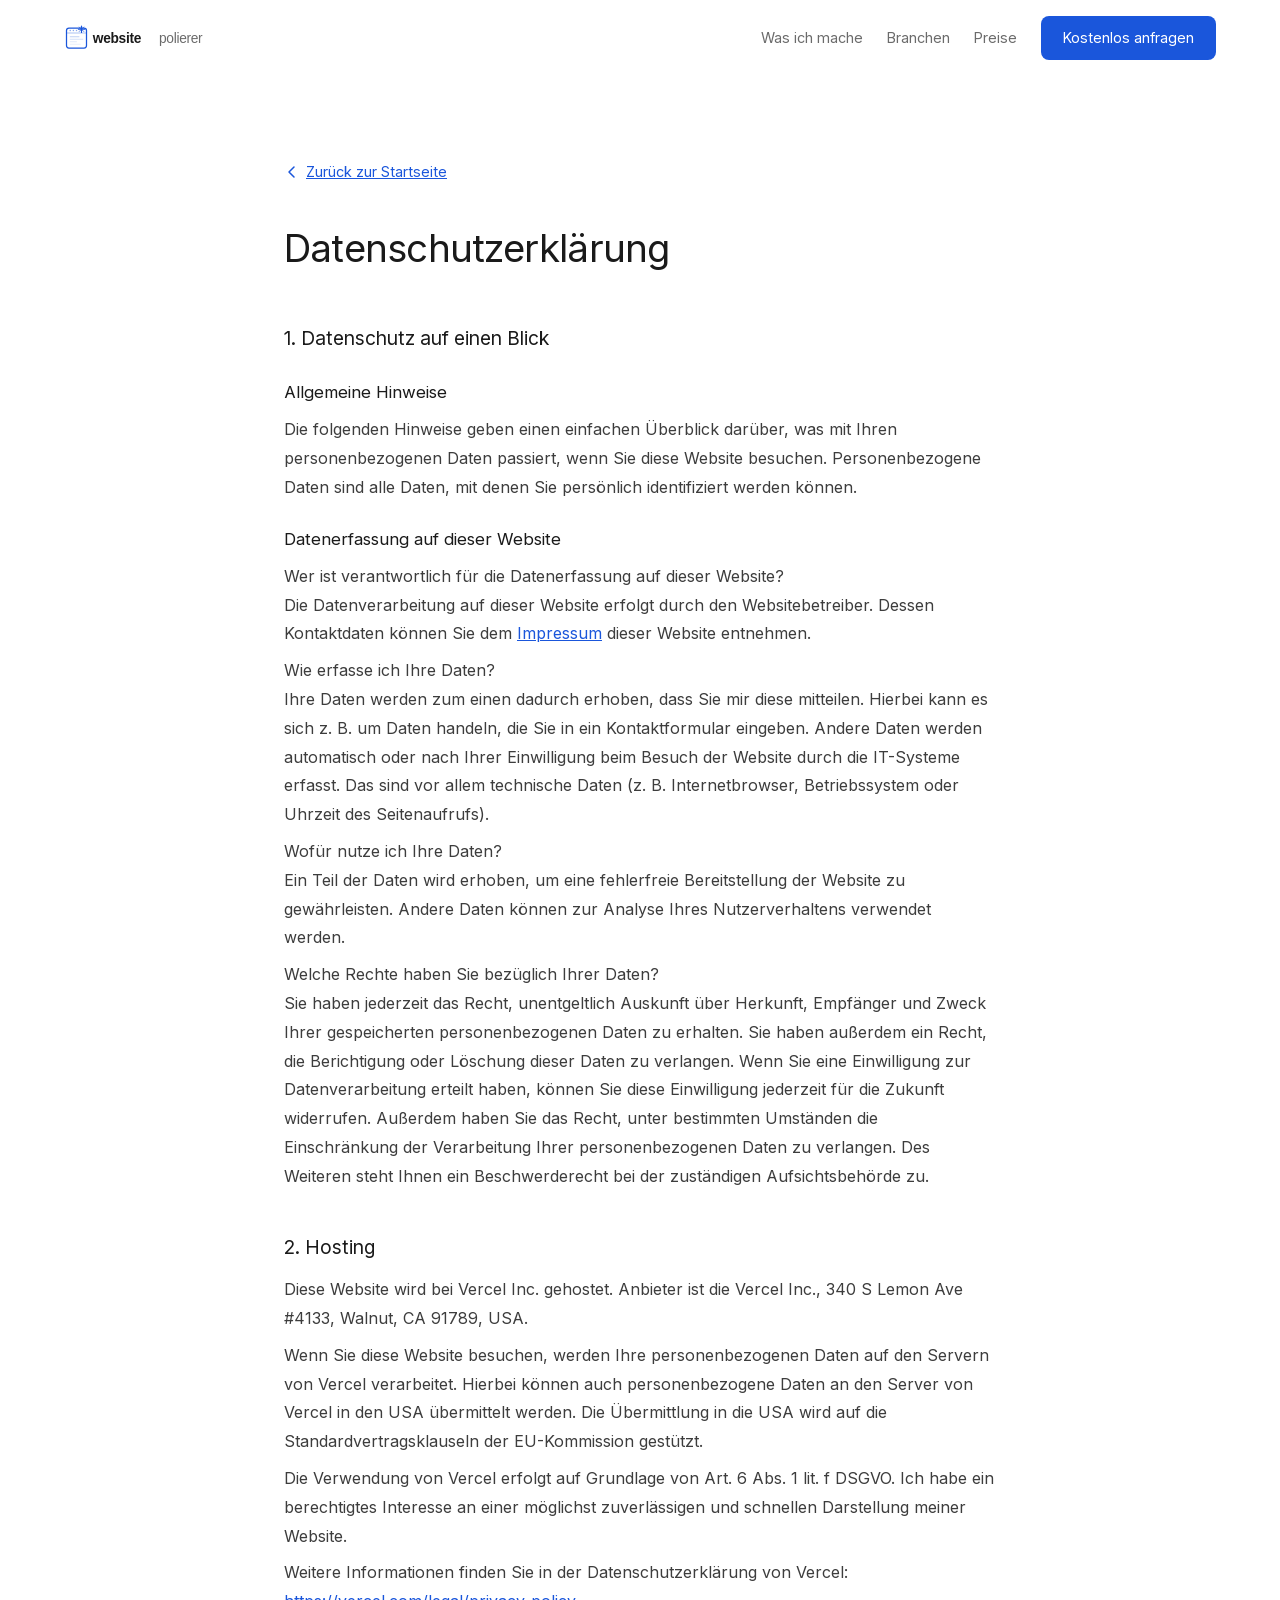
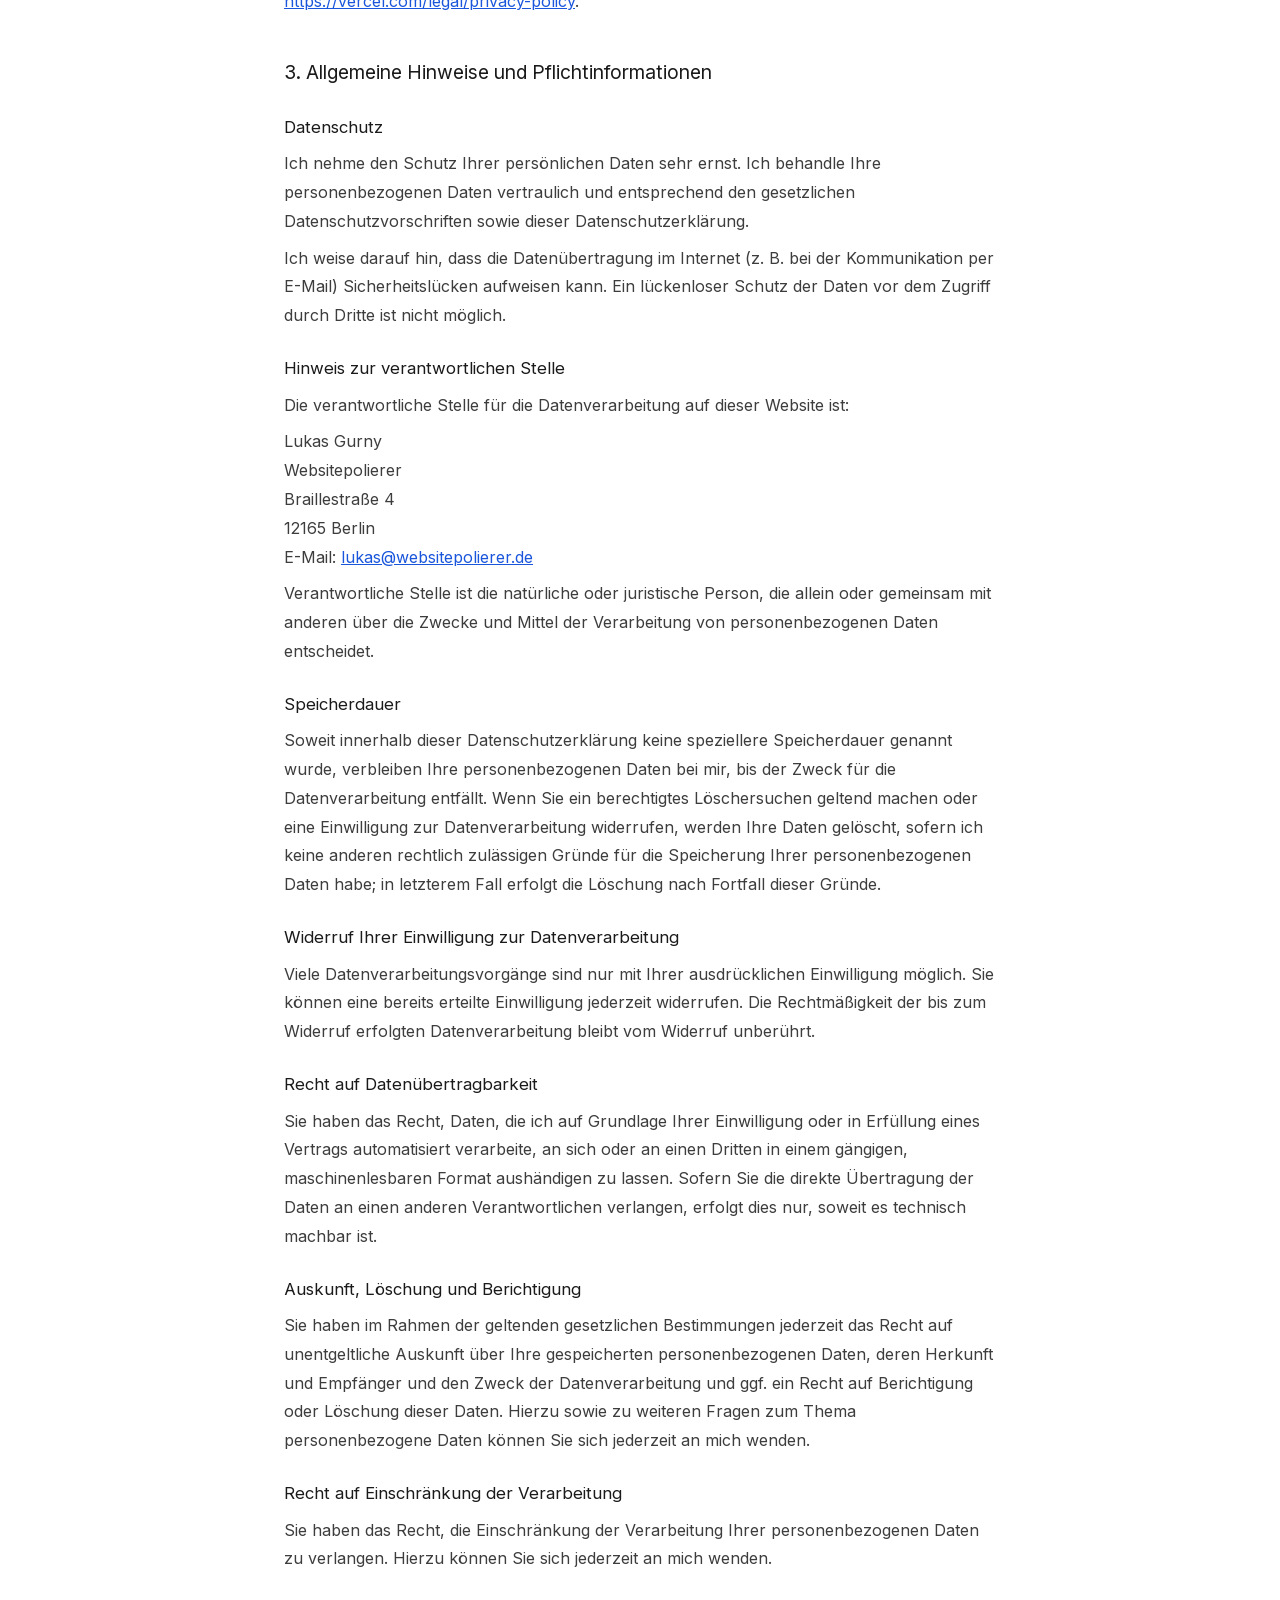
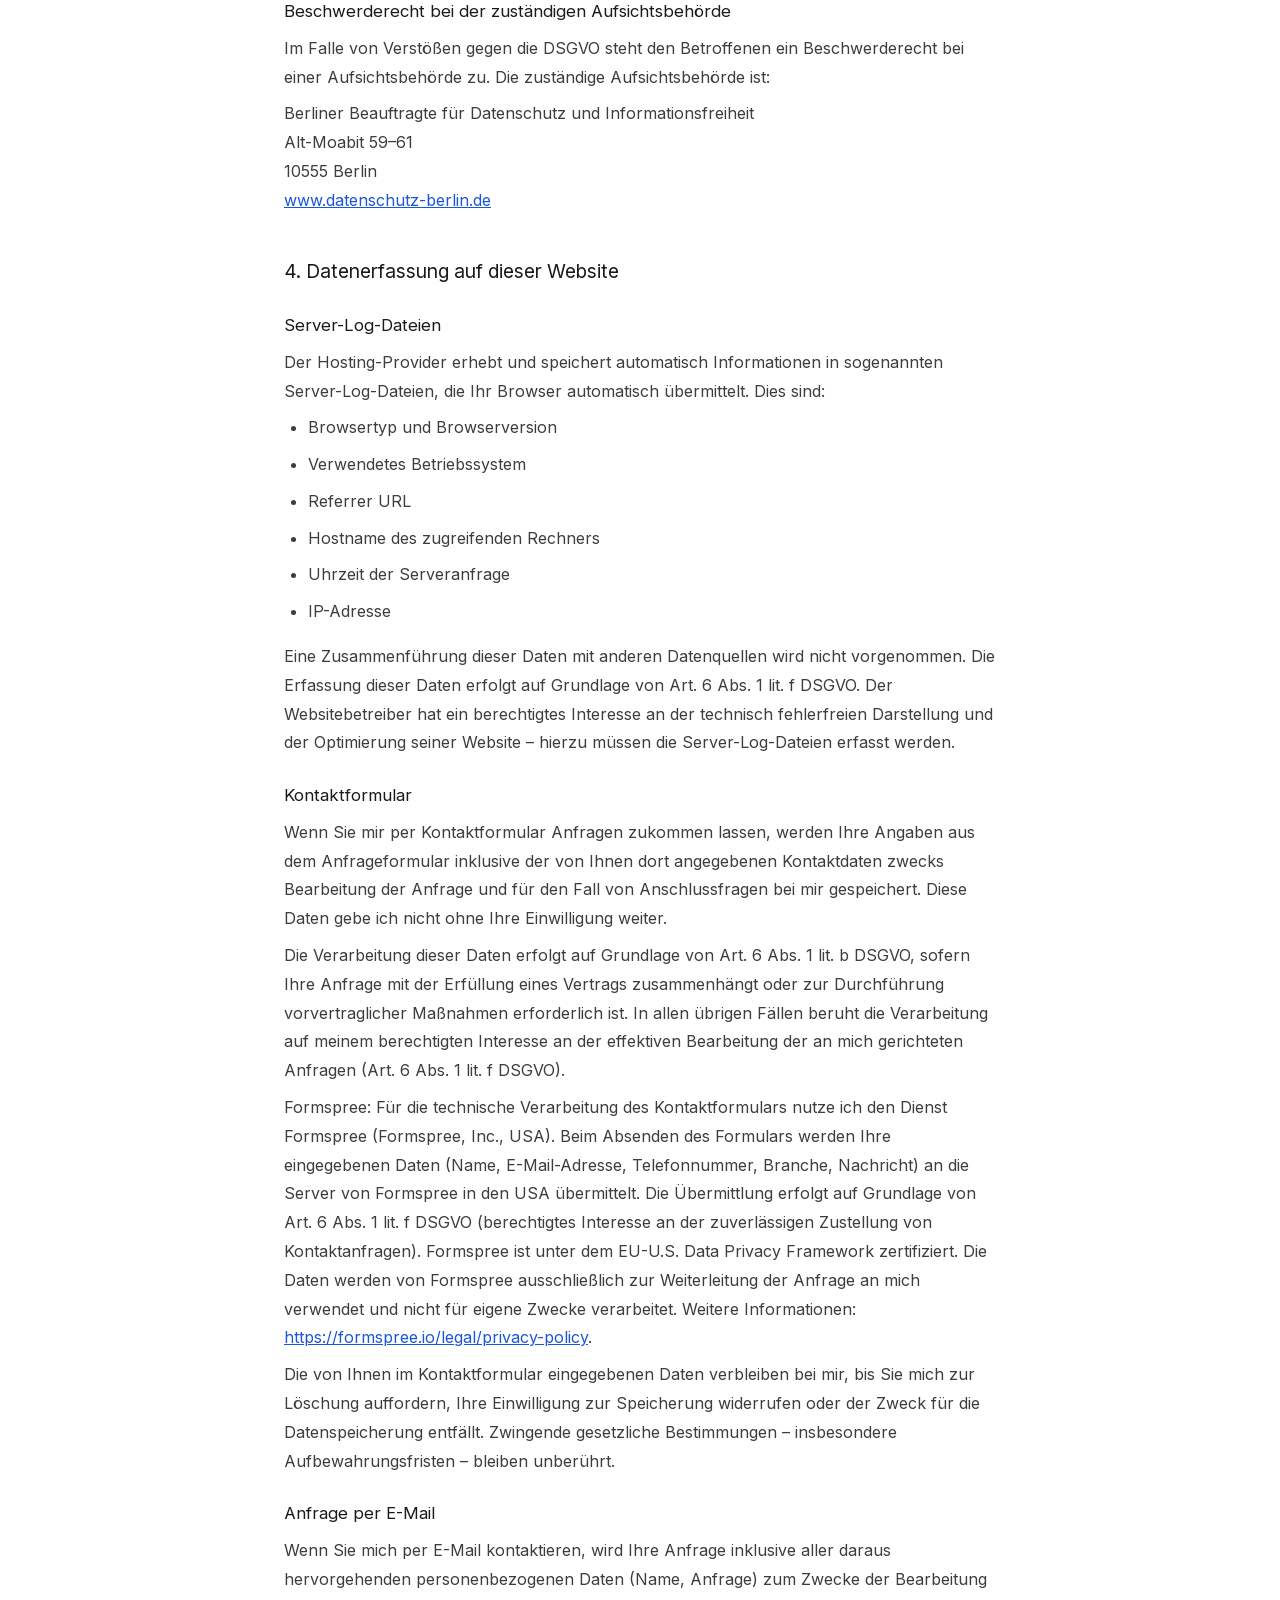
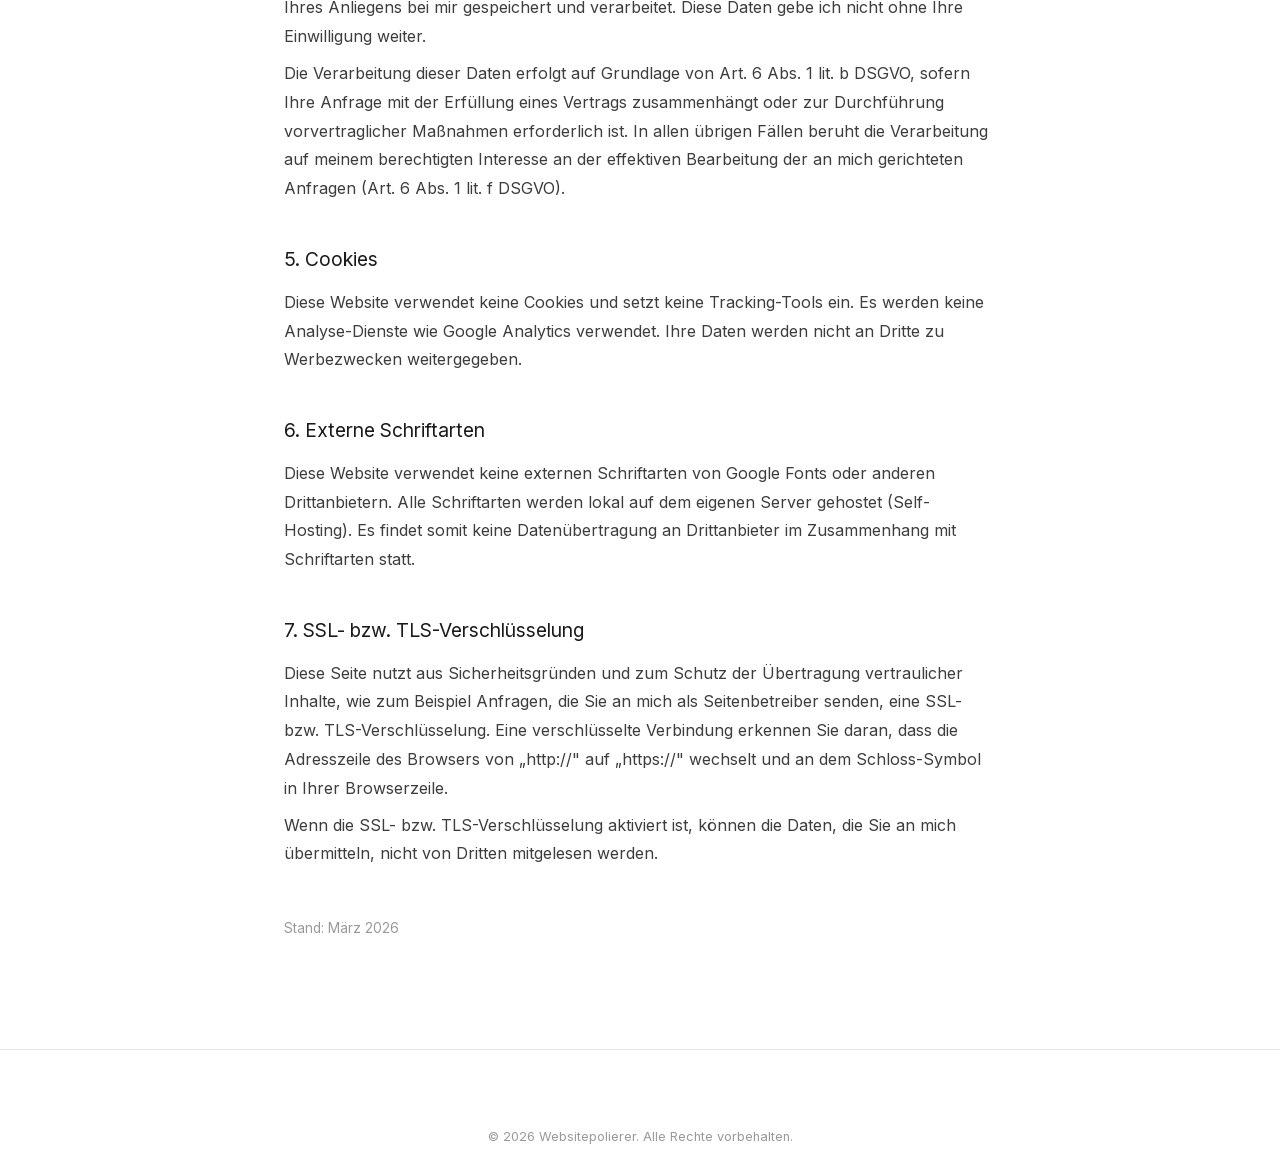
<file: website/datenschutz.html>
<!DOCTYPE html>
<html lang="de">
<head>
  <meta charset="UTF-8">
  <meta name="viewport" content="width=device-width, initial-scale=1.0">
  <title>Datenschutzerklärung – Websitepolierer</title>
  <meta name="robots" content="noindex, nofollow">
  <link rel="stylesheet" href="style.css">
  <link rel="icon" type="image/svg+xml" href="assets/logo.svg">
  <style>
    .legal {
      padding: 160px 24px 100px;
      max-width: 760px;
      margin: 0 auto;
    }
    .legal h1 {
      font-size: clamp(1.8rem, 4vw, 2.4rem);
      font-weight: 700;
      color: var(--text-dark);
      margin-bottom: 32px;
      letter-spacing: -0.02em;
    }
    .legal h2 {
      font-size: 1.2rem;
      font-weight: 600;
      color: var(--text-dark);
      margin-top: 40px;
      margin-bottom: 12px;
    }
    .legal h3 {
      font-size: 1.05rem;
      font-weight: 600;
      color: var(--text-dark);
      margin-top: 24px;
      margin-bottom: 8px;
    }
    .legal p, .legal li {
      font-size: 1rem;
      color: var(--text-body);
      line-height: 1.8;
      margin-bottom: 8px;
    }
    .legal ul {
      padding-left: 24px;
      margin-bottom: 16px;
    }
    .legal a {
      color: var(--accent);
      text-decoration: underline;
    }
    .legal a:hover {
      color: var(--accent-hover);
    }
    .legal__back {
      display: inline-flex;
      align-items: center;
      gap: 6px;
      font-size: 0.9rem;
      font-weight: 600;
      color: var(--accent);
      margin-bottom: 32px;
      text-decoration: none;
    }
    .legal__back:hover {
      gap: 10px;
    }
  </style>
  <link rel="canonical" href="https://websitepolierer.de/datenschutz.html">
</head>
<body>

  <!-- Navigation -->
  <nav class="nav" id="nav">
    <div class="nav__container">
      <a href="index.html" class="nav__logo">
        <img src="assets/logo.svg" alt="Websitepolierer Logo" class="nav__logo-img">
      </a>
      <div class="nav__links" id="navLinks">
        <a href="index.html#leistungen" class="nav__link">Was ich mache</a>
        <a href="index.html#branchen" class="nav__link">Branchen</a>
        <a href="index.html#preise" class="nav__link">Preise</a>
        <a href="index.html#kontakt" class="nav__cta">Kostenlos anfragen</a>
      </div>
      <button class="nav__burger" id="navBurger" aria-label="Menü öffnen">
        <span></span>
        <span></span>
        <span></span>
      </button>
    </div>
  </nav>

  <main class="legal">
    <a href="index.html" class="legal__back">
      <svg width="16" height="16" viewBox="0 0 16 16" fill="none"><path d="M10 3L5 8l5 5" stroke="currentColor" stroke-width="1.5" stroke-linecap="round" stroke-linejoin="round"/></svg>
      Zurück zur Startseite
    </a>

    <h1>Datenschutzerklärung</h1>

    <h2>1. Datenschutz auf einen Blick</h2>

    <h3>Allgemeine Hinweise</h3>
    <p>
      Die folgenden Hinweise geben einen einfachen Überblick darüber, was mit Ihren
      personenbezogenen Daten passiert, wenn Sie diese Website besuchen. Personenbezogene
      Daten sind alle Daten, mit denen Sie persönlich identifiziert werden können.
    </p>

    <h3>Datenerfassung auf dieser Website</h3>
    <p>
      <strong>Wer ist verantwortlich für die Datenerfassung auf dieser Website?</strong><br>
      Die Datenverarbeitung auf dieser Website erfolgt durch den Websitebetreiber. Dessen
      Kontaktdaten können Sie dem <a href="impressum.html">Impressum</a> dieser Website entnehmen.
    </p>
    <p>
      <strong>Wie erfasse ich Ihre Daten?</strong><br>
      Ihre Daten werden zum einen dadurch erhoben, dass Sie mir diese mitteilen. Hierbei kann
      es sich z. B. um Daten handeln, die Sie in ein Kontaktformular eingeben. Andere Daten
      werden automatisch oder nach Ihrer Einwilligung beim Besuch der Website durch die
      IT-Systeme erfasst. Das sind vor allem technische Daten (z. B. Internetbrowser,
      Betriebssystem oder Uhrzeit des Seitenaufrufs).
    </p>
    <p>
      <strong>Wofür nutze ich Ihre Daten?</strong><br>
      Ein Teil der Daten wird erhoben, um eine fehlerfreie Bereitstellung der Website zu
      gewährleisten. Andere Daten können zur Analyse Ihres Nutzerverhaltens verwendet werden.
    </p>
    <p>
      <strong>Welche Rechte haben Sie bezüglich Ihrer Daten?</strong><br>
      Sie haben jederzeit das Recht, unentgeltlich Auskunft über Herkunft, Empfänger und Zweck
      Ihrer gespeicherten personenbezogenen Daten zu erhalten. Sie haben außerdem ein Recht,
      die Berichtigung oder Löschung dieser Daten zu verlangen. Wenn Sie eine Einwilligung zur
      Datenverarbeitung erteilt haben, können Sie diese Einwilligung jederzeit für die Zukunft
      widerrufen. Außerdem haben Sie das Recht, unter bestimmten Umständen die Einschränkung
      der Verarbeitung Ihrer personenbezogenen Daten zu verlangen. Des Weiteren steht Ihnen
      ein Beschwerderecht bei der zuständigen Aufsichtsbehörde zu.
    </p>

    <h2>2. Hosting</h2>
    <p>
      Diese Website wird bei Vercel Inc. gehostet. Anbieter ist die Vercel Inc., 340 S Lemon
      Ave #4133, Walnut, CA 91789, USA.
    </p>
    <p>
      Wenn Sie diese Website besuchen, werden Ihre personenbezogenen Daten auf den Servern
      von Vercel verarbeitet. Hierbei können auch personenbezogene Daten an den Server von
      Vercel in den USA übermittelt werden. Die Übermittlung in die USA wird auf die
      Standardvertragsklauseln der EU-Kommission gestützt.
    </p>
    <p>
      Die Verwendung von Vercel erfolgt auf Grundlage von Art. 6 Abs. 1 lit. f DSGVO. Ich
      habe ein berechtigtes Interesse an einer möglichst zuverlässigen und schnellen
      Darstellung meiner Website.
    </p>
    <p>
      Weitere Informationen finden Sie in der Datenschutzerklärung von Vercel:
      <a href="https://vercel.com/legal/privacy-policy" target="_blank" rel="noopener">https://vercel.com/legal/privacy-policy</a>.
    </p>

    <h2>3. Allgemeine Hinweise und Pflichtinformationen</h2>

    <h3>Datenschutz</h3>
    <p>
      Ich nehme den Schutz Ihrer persönlichen Daten sehr ernst. Ich behandle Ihre
      personenbezogenen Daten vertraulich und entsprechend den gesetzlichen
      Datenschutzvorschriften sowie dieser Datenschutzerklärung.
    </p>
    <p>
      Ich weise darauf hin, dass die Datenübertragung im Internet (z. B. bei der Kommunikation
      per E-Mail) Sicherheitslücken aufweisen kann. Ein lückenloser Schutz der Daten vor dem
      Zugriff durch Dritte ist nicht möglich.
    </p>

    <h3>Hinweis zur verantwortlichen Stelle</h3>
    <p>
      Die verantwortliche Stelle für die Datenverarbeitung auf dieser Website ist:
    </p>
    <p>
      Lukas Gurny<br>
      Websitepolierer<br>
      Braillestraße 4<br>
      12165 Berlin<br>
      E-Mail: <a href="mailto:lukas@websitepolierer.de">lukas@websitepolierer.de</a>
    </p>
    <p>
      Verantwortliche Stelle ist die natürliche oder juristische Person, die allein oder
      gemeinsam mit anderen über die Zwecke und Mittel der Verarbeitung von personenbezogenen
      Daten entscheidet.
    </p>

    <h3>Speicherdauer</h3>
    <p>
      Soweit innerhalb dieser Datenschutzerklärung keine speziellere Speicherdauer genannt
      wurde, verbleiben Ihre personenbezogenen Daten bei mir, bis der Zweck für die
      Datenverarbeitung entfällt. Wenn Sie ein berechtigtes Löschersuchen geltend machen oder
      eine Einwilligung zur Datenverarbeitung widerrufen, werden Ihre Daten gelöscht, sofern
      ich keine anderen rechtlich zulässigen Gründe für die Speicherung Ihrer
      personenbezogenen Daten habe; in letzterem Fall erfolgt die Löschung nach Fortfall
      dieser Gründe.
    </p>

    <h3>Widerruf Ihrer Einwilligung zur Datenverarbeitung</h3>
    <p>
      Viele Datenverarbeitungsvorgänge sind nur mit Ihrer ausdrücklichen Einwilligung möglich.
      Sie können eine bereits erteilte Einwilligung jederzeit widerrufen. Die Rechtmäßigkeit
      der bis zum Widerruf erfolgten Datenverarbeitung bleibt vom Widerruf unberührt.
    </p>

    <h3>Recht auf Datenübertragbarkeit</h3>
    <p>
      Sie haben das Recht, Daten, die ich auf Grundlage Ihrer Einwilligung oder in Erfüllung
      eines Vertrags automatisiert verarbeite, an sich oder an einen Dritten in einem gängigen,
      maschinenlesbaren Format aushändigen zu lassen. Sofern Sie die direkte Übertragung der
      Daten an einen anderen Verantwortlichen verlangen, erfolgt dies nur, soweit es technisch
      machbar ist.
    </p>

    <h3>Auskunft, Löschung und Berichtigung</h3>
    <p>
      Sie haben im Rahmen der geltenden gesetzlichen Bestimmungen jederzeit das Recht auf
      unentgeltliche Auskunft über Ihre gespeicherten personenbezogenen Daten, deren Herkunft
      und Empfänger und den Zweck der Datenverarbeitung und ggf. ein Recht auf Berichtigung
      oder Löschung dieser Daten. Hierzu sowie zu weiteren Fragen zum Thema personenbezogene
      Daten können Sie sich jederzeit an mich wenden.
    </p>

    <h3>Recht auf Einschränkung der Verarbeitung</h3>
    <p>
      Sie haben das Recht, die Einschränkung der Verarbeitung Ihrer personenbezogenen Daten
      zu verlangen. Hierzu können Sie sich jederzeit an mich wenden.
    </p>

    <h3>Beschwerderecht bei der zuständigen Aufsichtsbehörde</h3>
    <p>
      Im Falle von Verstößen gegen die DSGVO steht den Betroffenen ein Beschwerderecht bei
      einer Aufsichtsbehörde zu. Die zuständige Aufsichtsbehörde ist:
    </p>
    <p>
      Berliner Beauftragte für Datenschutz und Informationsfreiheit<br>
      Alt-Moabit 59–61<br>
      10555 Berlin<br>
      <a href="https://www.datenschutz-berlin.de" target="_blank" rel="noopener">www.datenschutz-berlin.de</a>
    </p>

    <h2>4. Datenerfassung auf dieser Website</h2>

    <h3>Server-Log-Dateien</h3>
    <p>
      Der Hosting-Provider erhebt und speichert automatisch Informationen in sogenannten
      Server-Log-Dateien, die Ihr Browser automatisch übermittelt. Dies sind:
    </p>
    <ul>
      <li>Browsertyp und Browserversion</li>
      <li>Verwendetes Betriebssystem</li>
      <li>Referrer URL</li>
      <li>Hostname des zugreifenden Rechners</li>
      <li>Uhrzeit der Serveranfrage</li>
      <li>IP-Adresse</li>
    </ul>
    <p>
      Eine Zusammenführung dieser Daten mit anderen Datenquellen wird nicht vorgenommen.
      Die Erfassung dieser Daten erfolgt auf Grundlage von Art. 6 Abs. 1 lit. f DSGVO. Der
      Websitebetreiber hat ein berechtigtes Interesse an der technisch fehlerfreien
      Darstellung und der Optimierung seiner Website – hierzu müssen die Server-Log-Dateien
      erfasst werden.
    </p>

    <h3>Kontaktformular</h3>
    <p>
      Wenn Sie mir per Kontaktformular Anfragen zukommen lassen, werden Ihre Angaben aus dem
      Anfrageformular inklusive der von Ihnen dort angegebenen Kontaktdaten zwecks Bearbeitung
      der Anfrage und für den Fall von Anschlussfragen bei mir gespeichert. Diese Daten gebe
      ich nicht ohne Ihre Einwilligung weiter.
    </p>
    <p>
      Die Verarbeitung dieser Daten erfolgt auf Grundlage von Art. 6 Abs. 1 lit. b DSGVO,
      sofern Ihre Anfrage mit der Erfüllung eines Vertrags zusammenhängt oder zur Durchführung
      vorvertraglicher Maßnahmen erforderlich ist. In allen übrigen Fällen beruht die
      Verarbeitung auf meinem berechtigten Interesse an der effektiven Bearbeitung der an mich
      gerichteten Anfragen (Art. 6 Abs. 1 lit. f DSGVO).
    </p>
    <p>
      <strong>Formspree:</strong> Für die technische Verarbeitung des Kontaktformulars nutze ich den Dienst
      Formspree (Formspree, Inc., USA). Beim Absenden des Formulars werden Ihre eingegebenen Daten
      (Name, E-Mail-Adresse, Telefonnummer, Branche, Nachricht) an die Server von Formspree in den USA
      übermittelt. Die Übermittlung erfolgt auf Grundlage von Art. 6 Abs. 1 lit. f DSGVO (berechtigtes
      Interesse an der zuverlässigen Zustellung von Kontaktanfragen). Formspree ist unter dem EU-U.S.
      Data Privacy Framework zertifiziert. Die Daten werden von Formspree ausschließlich zur Weiterleitung
      der Anfrage an mich verwendet und nicht für eigene Zwecke verarbeitet. Weitere Informationen:
      <a href="https://formspree.io/legal/privacy-policy" target="_blank" rel="noopener">https://formspree.io/legal/privacy-policy</a>.
    </p>
    <p>
      Die von Ihnen im Kontaktformular eingegebenen Daten verbleiben bei mir, bis Sie mich zur
      Löschung auffordern, Ihre Einwilligung zur Speicherung widerrufen oder der Zweck für die
      Datenspeicherung entfällt. Zwingende gesetzliche Bestimmungen – insbesondere
      Aufbewahrungsfristen – bleiben unberührt.
    </p>

    <h3>Anfrage per E-Mail</h3>
    <p>
      Wenn Sie mich per E-Mail kontaktieren, wird Ihre Anfrage inklusive aller daraus
      hervorgehenden personenbezogenen Daten (Name, Anfrage) zum Zwecke der Bearbeitung Ihres
      Anliegens bei mir gespeichert und verarbeitet. Diese Daten gebe ich nicht ohne Ihre
      Einwilligung weiter.
    </p>
    <p>
      Die Verarbeitung dieser Daten erfolgt auf Grundlage von Art. 6 Abs. 1 lit. b DSGVO,
      sofern Ihre Anfrage mit der Erfüllung eines Vertrags zusammenhängt oder zur Durchführung
      vorvertraglicher Maßnahmen erforderlich ist. In allen übrigen Fällen beruht die
      Verarbeitung auf meinem berechtigten Interesse an der effektiven Bearbeitung der an mich
      gerichteten Anfragen (Art. 6 Abs. 1 lit. f DSGVO).
    </p>

    <h2>5. Cookies</h2>
    <p>
      Diese Website verwendet keine Cookies und setzt keine Tracking-Tools ein. Es werden
      keine Analyse-Dienste wie Google Analytics verwendet. Ihre Daten werden nicht an
      Dritte zu Werbezwecken weitergegeben.
    </p>

    <h2>6. Externe Schriftarten</h2>
    <p>
      Diese Website verwendet keine externen Schriftarten von Google Fonts oder anderen
      Drittanbietern. Alle Schriftarten werden lokal auf dem eigenen Server gehostet
      (Self-Hosting). Es findet somit keine Datenübertragung an Drittanbieter im
      Zusammenhang mit Schriftarten statt.
    </p>

    <h2>7. SSL- bzw. TLS-Verschlüsselung</h2>
    <p>
      Diese Seite nutzt aus Sicherheitsgründen und zum Schutz der Übertragung vertraulicher
      Inhalte, wie zum Beispiel Anfragen, die Sie an mich als Seitenbetreiber senden, eine
      SSL- bzw. TLS-Verschlüsselung. Eine verschlüsselte Verbindung erkennen Sie daran, dass
      die Adresszeile des Browsers von „http://" auf „https://" wechselt und an dem
      Schloss-Symbol in Ihrer Browserzeile.
    </p>
    <p>
      Wenn die SSL- bzw. TLS-Verschlüsselung aktiviert ist, können die Daten, die Sie an mich
      übermitteln, nicht von Dritten mitgelesen werden.
    </p>

    <p style="margin-top: 48px; color: var(--text-light); font-size: 0.85rem;">
      Stand: März 2026
    </p>
  </main>

  <footer class="footer">
    <div class="container">
      <div class="footer__bottom">
        <p>&copy; 2026 Websitepolierer. Alle Rechte vorbehalten.</p>
      </div>
    </div>
  </footer>

  <script src="script.js"></script>
</body>
</html>
</file>
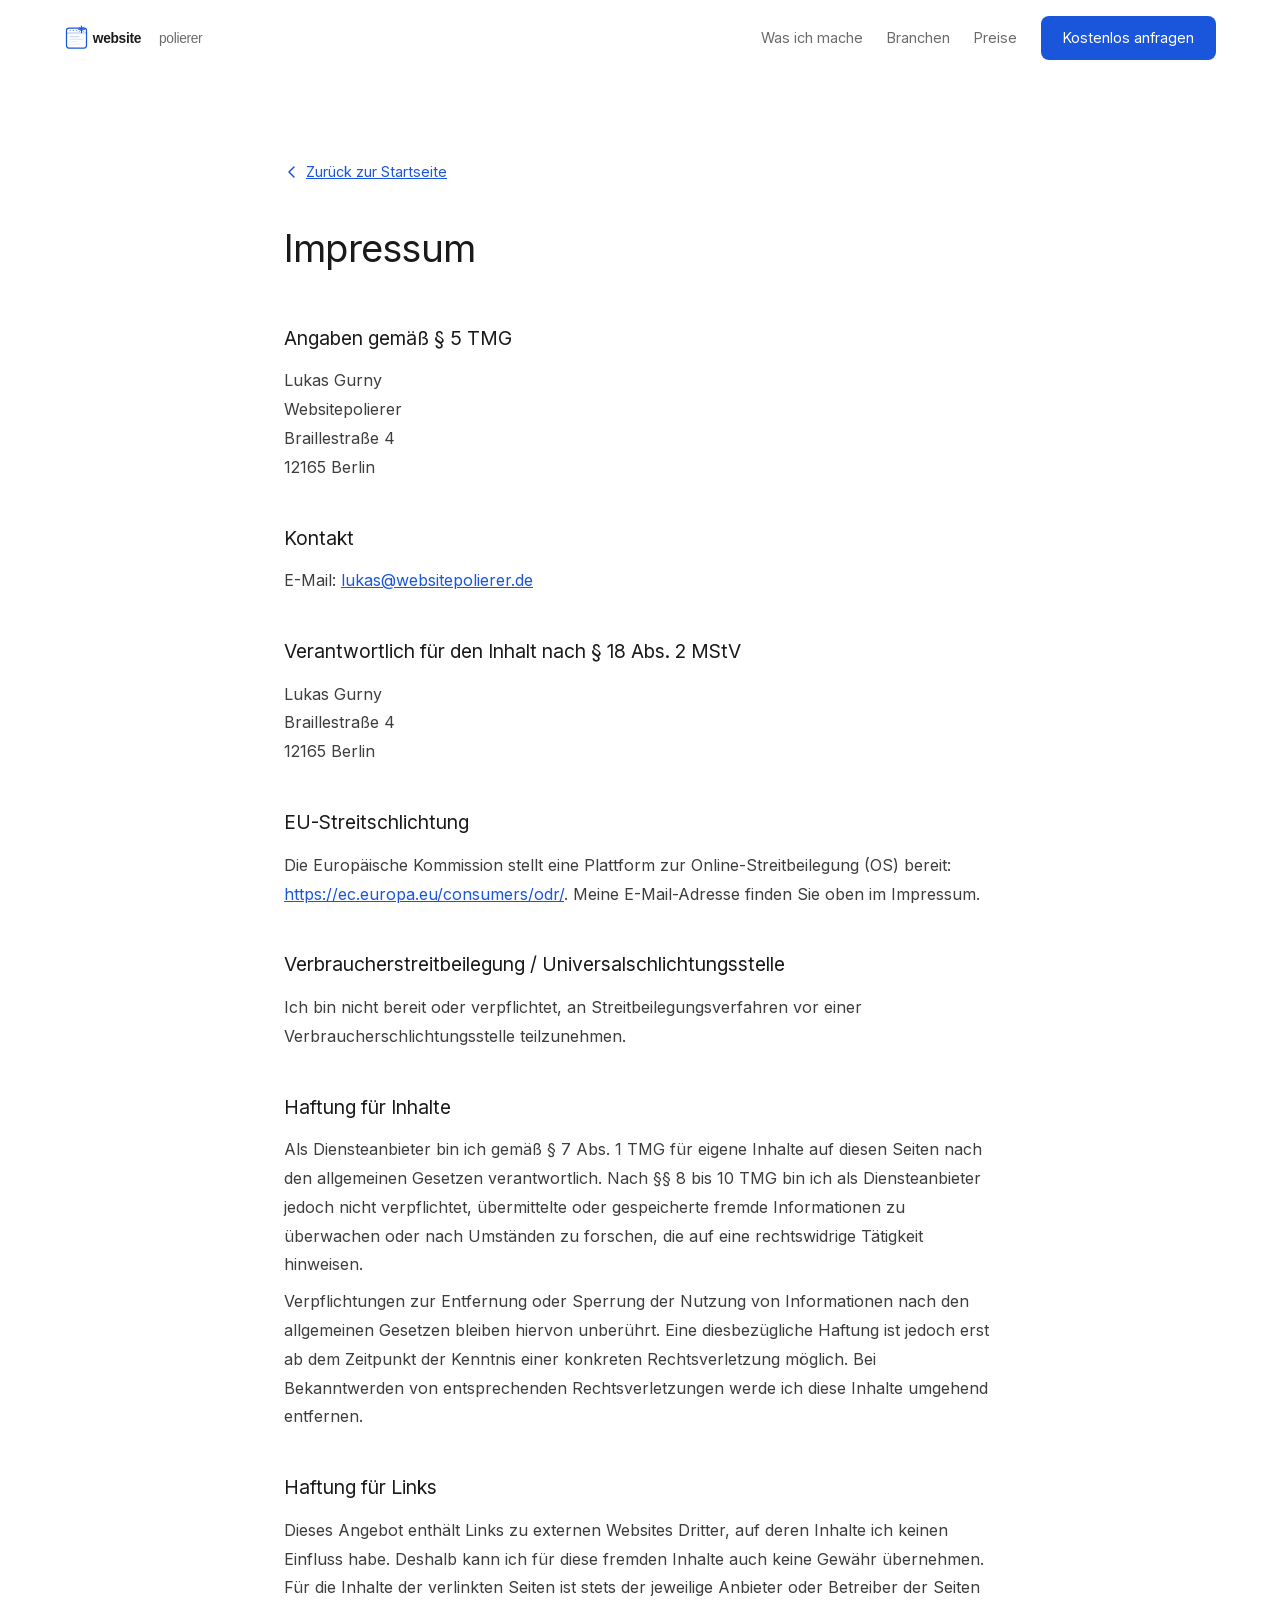
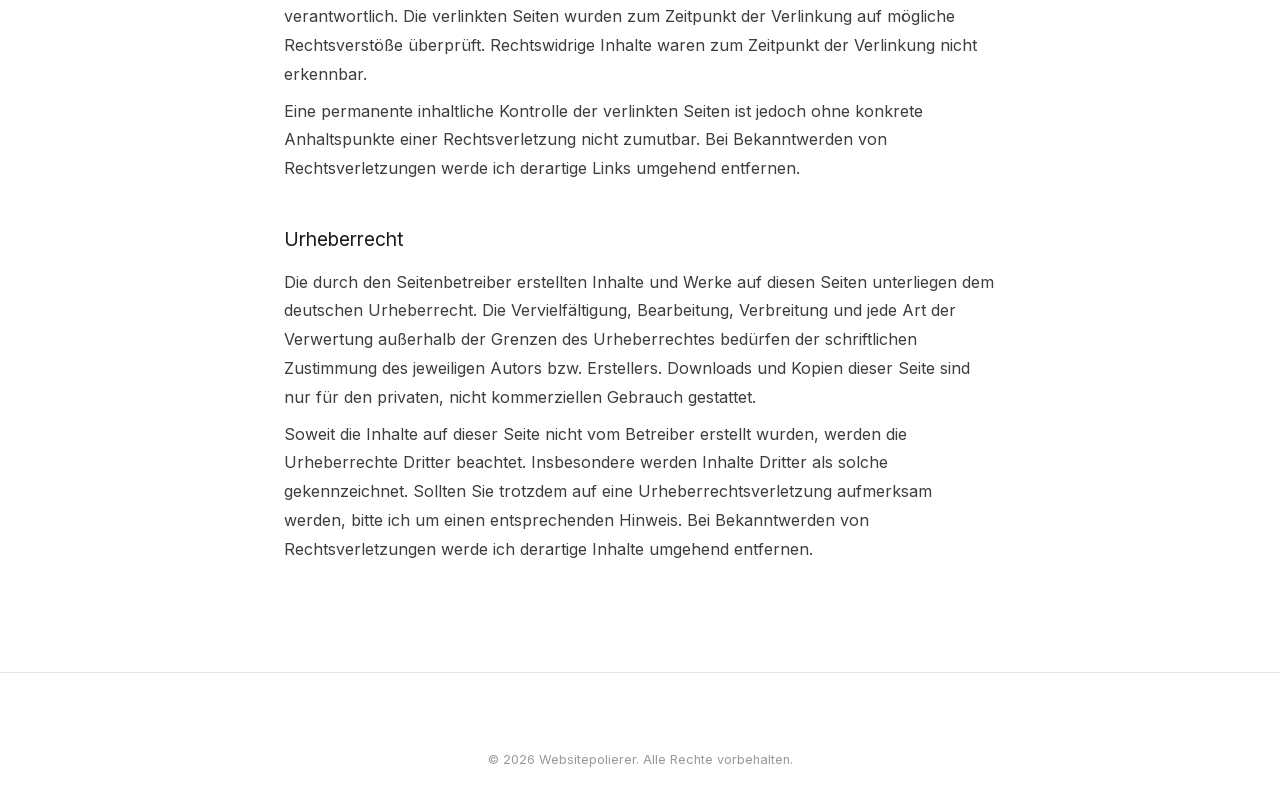
<file: website/impressum.html>
<!DOCTYPE html>
<html lang="de">
<head>
  <meta charset="UTF-8">
  <meta name="viewport" content="width=device-width, initial-scale=1.0">
  <title>Impressum – Websitepolierer</title>
  <meta name="robots" content="noindex, nofollow">
  <link rel="stylesheet" href="style.css">
  <link rel="icon" type="image/svg+xml" href="assets/logo.svg">
  <style>
    .legal {
      padding: 160px 24px 100px;
      max-width: 760px;
      margin: 0 auto;
    }
    .legal h1 {
      font-size: clamp(1.8rem, 4vw, 2.4rem);
      font-weight: 700;
      color: var(--text-dark);
      margin-bottom: 32px;
      letter-spacing: -0.02em;
    }
    .legal h2 {
      font-size: 1.2rem;
      font-weight: 600;
      color: var(--text-dark);
      margin-top: 40px;
      margin-bottom: 12px;
    }
    .legal p, .legal li {
      font-size: 1rem;
      color: var(--text-body);
      line-height: 1.8;
      margin-bottom: 8px;
    }
    .legal a {
      color: var(--accent);
      text-decoration: underline;
    }
    .legal a:hover {
      color: var(--accent-hover);
    }
    .legal__back {
      display: inline-flex;
      align-items: center;
      gap: 6px;
      font-size: 0.9rem;
      font-weight: 600;
      color: var(--accent);
      margin-bottom: 32px;
      text-decoration: none;
    }
    .legal__back:hover {
      gap: 10px;
    }
  </style>
  <link rel="canonical" href="https://websitepolierer.de/impressum.html">
</head>
<body>

  <!-- Navigation -->
  <nav class="nav" id="nav">
    <div class="nav__container">
      <a href="index.html" class="nav__logo">
        <img src="assets/logo.svg" alt="Websitepolierer Logo" class="nav__logo-img">
      </a>
      <div class="nav__links" id="navLinks">
        <a href="index.html#leistungen" class="nav__link">Was ich mache</a>
        <a href="index.html#branchen" class="nav__link">Branchen</a>
        <a href="index.html#preise" class="nav__link">Preise</a>
        <a href="index.html#kontakt" class="nav__cta">Kostenlos anfragen</a>
      </div>
      <button class="nav__burger" id="navBurger" aria-label="Menü öffnen">
        <span></span>
        <span></span>
        <span></span>
      </button>
    </div>
  </nav>

  <main class="legal">
    <a href="index.html" class="legal__back">
      <svg width="16" height="16" viewBox="0 0 16 16" fill="none"><path d="M10 3L5 8l5 5" stroke="currentColor" stroke-width="1.5" stroke-linecap="round" stroke-linejoin="round"/></svg>
      Zurück zur Startseite
    </a>

    <h1>Impressum</h1>

    <h2>Angaben gemäß § 5 TMG</h2>
    <p>
      Lukas Gurny<br>
      Websitepolierer<br>
      Braillestraße 4<br>
      12165 Berlin
    </p>

    <h2>Kontakt</h2>
    <p>
      E-Mail: <a href="mailto:lukas@websitepolierer.de">lukas@websitepolierer.de</a>
    </p>

    <h2>Verantwortlich für den Inhalt nach § 18 Abs. 2 MStV</h2>
    <p>
      Lukas Gurny<br>
      Braillestraße 4<br>
      12165 Berlin
    </p>

    <h2>EU-Streitschlichtung</h2>
    <p>
      Die Europäische Kommission stellt eine Plattform zur Online-Streitbeilegung (OS) bereit:
      <a href="https://ec.europa.eu/consumers/odr/" target="_blank" rel="noopener">https://ec.europa.eu/consumers/odr/</a>.
      Meine E-Mail-Adresse finden Sie oben im Impressum.
    </p>

    <h2>Verbraucherstreitbeilegung / Universalschlichtungsstelle</h2>
    <p>
      Ich bin nicht bereit oder verpflichtet, an Streitbeilegungsverfahren vor einer
      Verbraucherschlichtungsstelle teilzunehmen.
    </p>

    <h2>Haftung für Inhalte</h2>
    <p>
      Als Diensteanbieter bin ich gemäß § 7 Abs. 1 TMG für eigene Inhalte auf diesen Seiten
      nach den allgemeinen Gesetzen verantwortlich. Nach §§ 8 bis 10 TMG bin ich als
      Diensteanbieter jedoch nicht verpflichtet, übermittelte oder gespeicherte fremde
      Informationen zu überwachen oder nach Umständen zu forschen, die auf eine rechtswidrige
      Tätigkeit hinweisen.
    </p>
    <p>
      Verpflichtungen zur Entfernung oder Sperrung der Nutzung von Informationen nach den
      allgemeinen Gesetzen bleiben hiervon unberührt. Eine diesbezügliche Haftung ist jedoch
      erst ab dem Zeitpunkt der Kenntnis einer konkreten Rechtsverletzung möglich. Bei
      Bekanntwerden von entsprechenden Rechtsverletzungen werde ich diese Inhalte umgehend
      entfernen.
    </p>

    <h2>Haftung für Links</h2>
    <p>
      Dieses Angebot enthält Links zu externen Websites Dritter, auf deren Inhalte ich keinen
      Einfluss habe. Deshalb kann ich für diese fremden Inhalte auch keine Gewähr übernehmen.
      Für die Inhalte der verlinkten Seiten ist stets der jeweilige Anbieter oder Betreiber
      der Seiten verantwortlich. Die verlinkten Seiten wurden zum Zeitpunkt der Verlinkung auf
      mögliche Rechtsverstöße überprüft. Rechtswidrige Inhalte waren zum Zeitpunkt der
      Verlinkung nicht erkennbar.
    </p>
    <p>
      Eine permanente inhaltliche Kontrolle der verlinkten Seiten ist jedoch ohne konkrete
      Anhaltspunkte einer Rechtsverletzung nicht zumutbar. Bei Bekanntwerden von
      Rechtsverletzungen werde ich derartige Links umgehend entfernen.
    </p>

    <h2>Urheberrecht</h2>
    <p>
      Die durch den Seitenbetreiber erstellten Inhalte und Werke auf diesen Seiten unterliegen
      dem deutschen Urheberrecht. Die Vervielfältigung, Bearbeitung, Verbreitung und jede Art
      der Verwertung außerhalb der Grenzen des Urheberrechtes bedürfen der schriftlichen
      Zustimmung des jeweiligen Autors bzw. Erstellers. Downloads und Kopien dieser Seite sind
      nur für den privaten, nicht kommerziellen Gebrauch gestattet.
    </p>
    <p>
      Soweit die Inhalte auf dieser Seite nicht vom Betreiber erstellt wurden, werden die
      Urheberrechte Dritter beachtet. Insbesondere werden Inhalte Dritter als solche
      gekennzeichnet. Sollten Sie trotzdem auf eine Urheberrechtsverletzung aufmerksam werden,
      bitte ich um einen entsprechenden Hinweis. Bei Bekanntwerden von Rechtsverletzungen
      werde ich derartige Inhalte umgehend entfernen.
    </p>
  </main>

  <footer class="footer">
    <div class="container">
      <div class="footer__bottom">
        <p>&copy; 2026 Websitepolierer. Alle Rechte vorbehalten.</p>
      </div>
    </div>
  </footer>

  <script src="script.js"></script>
</body>
</html>
</file>
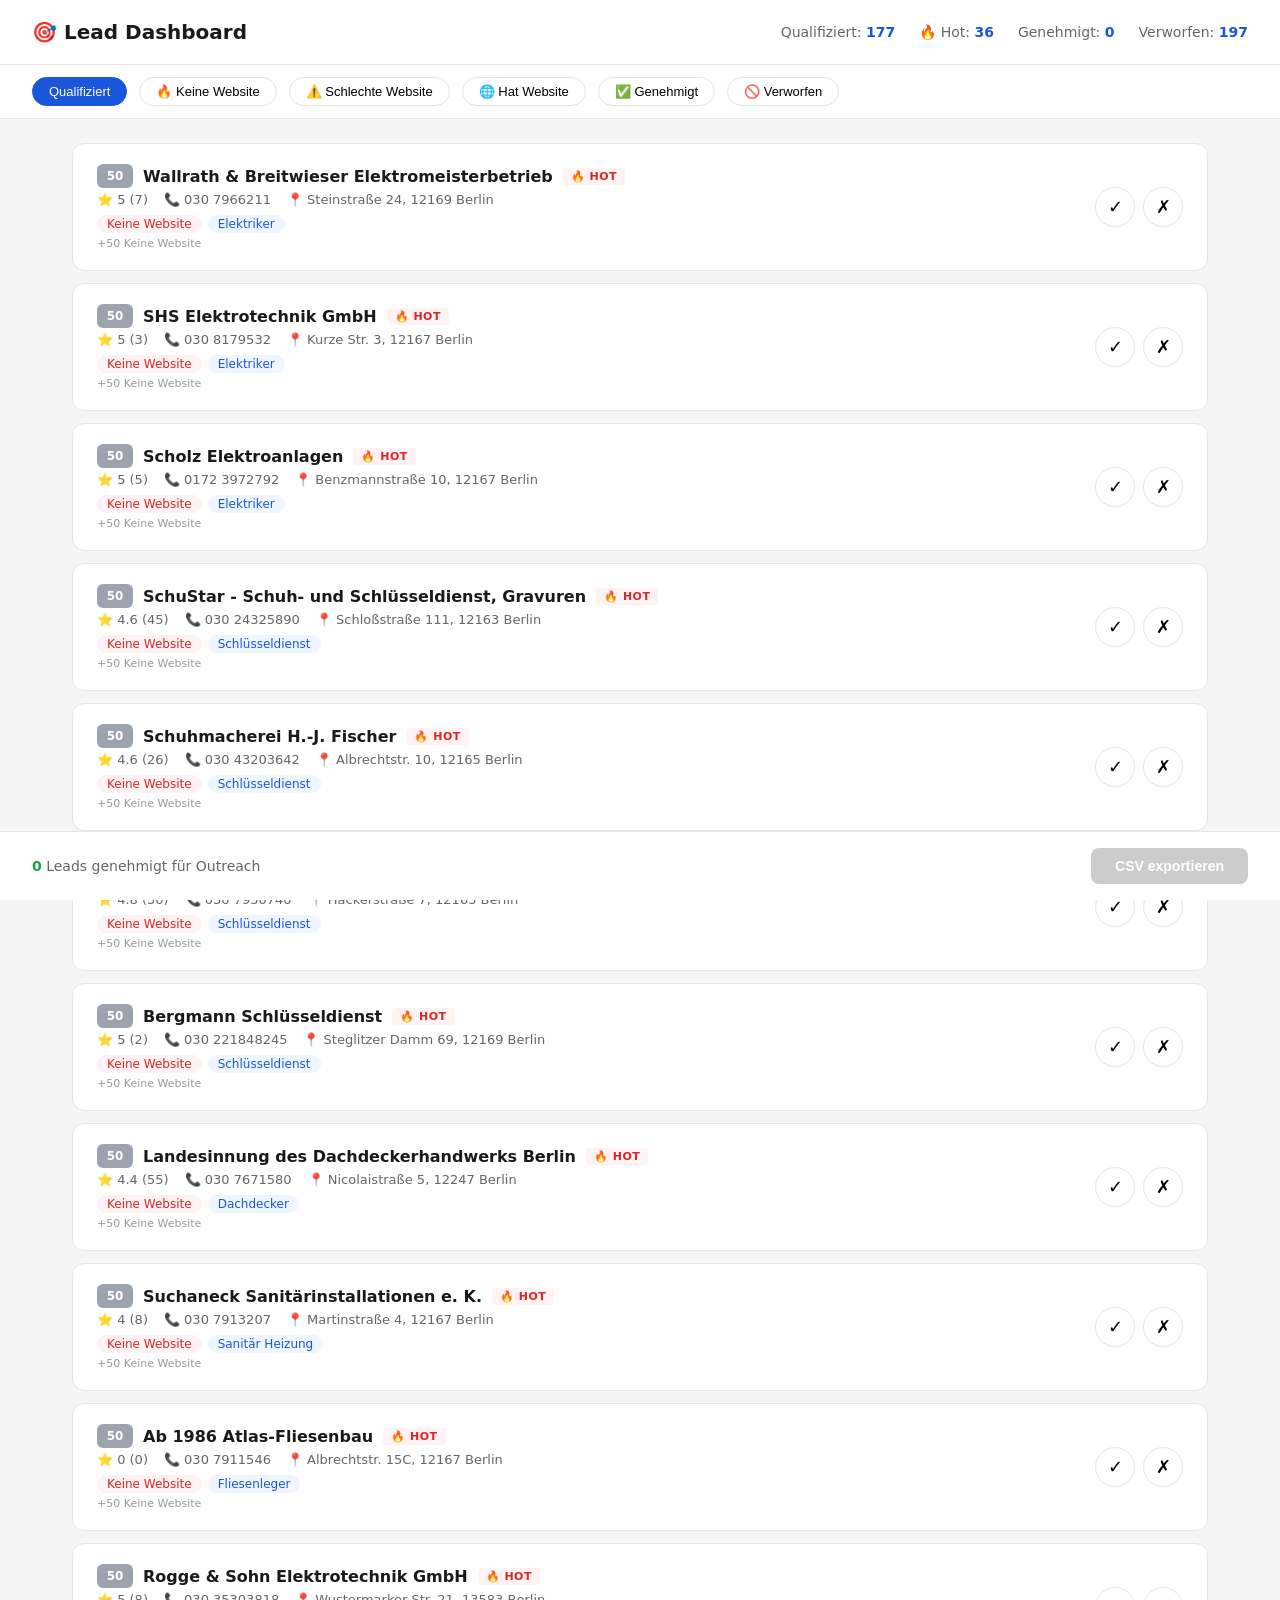
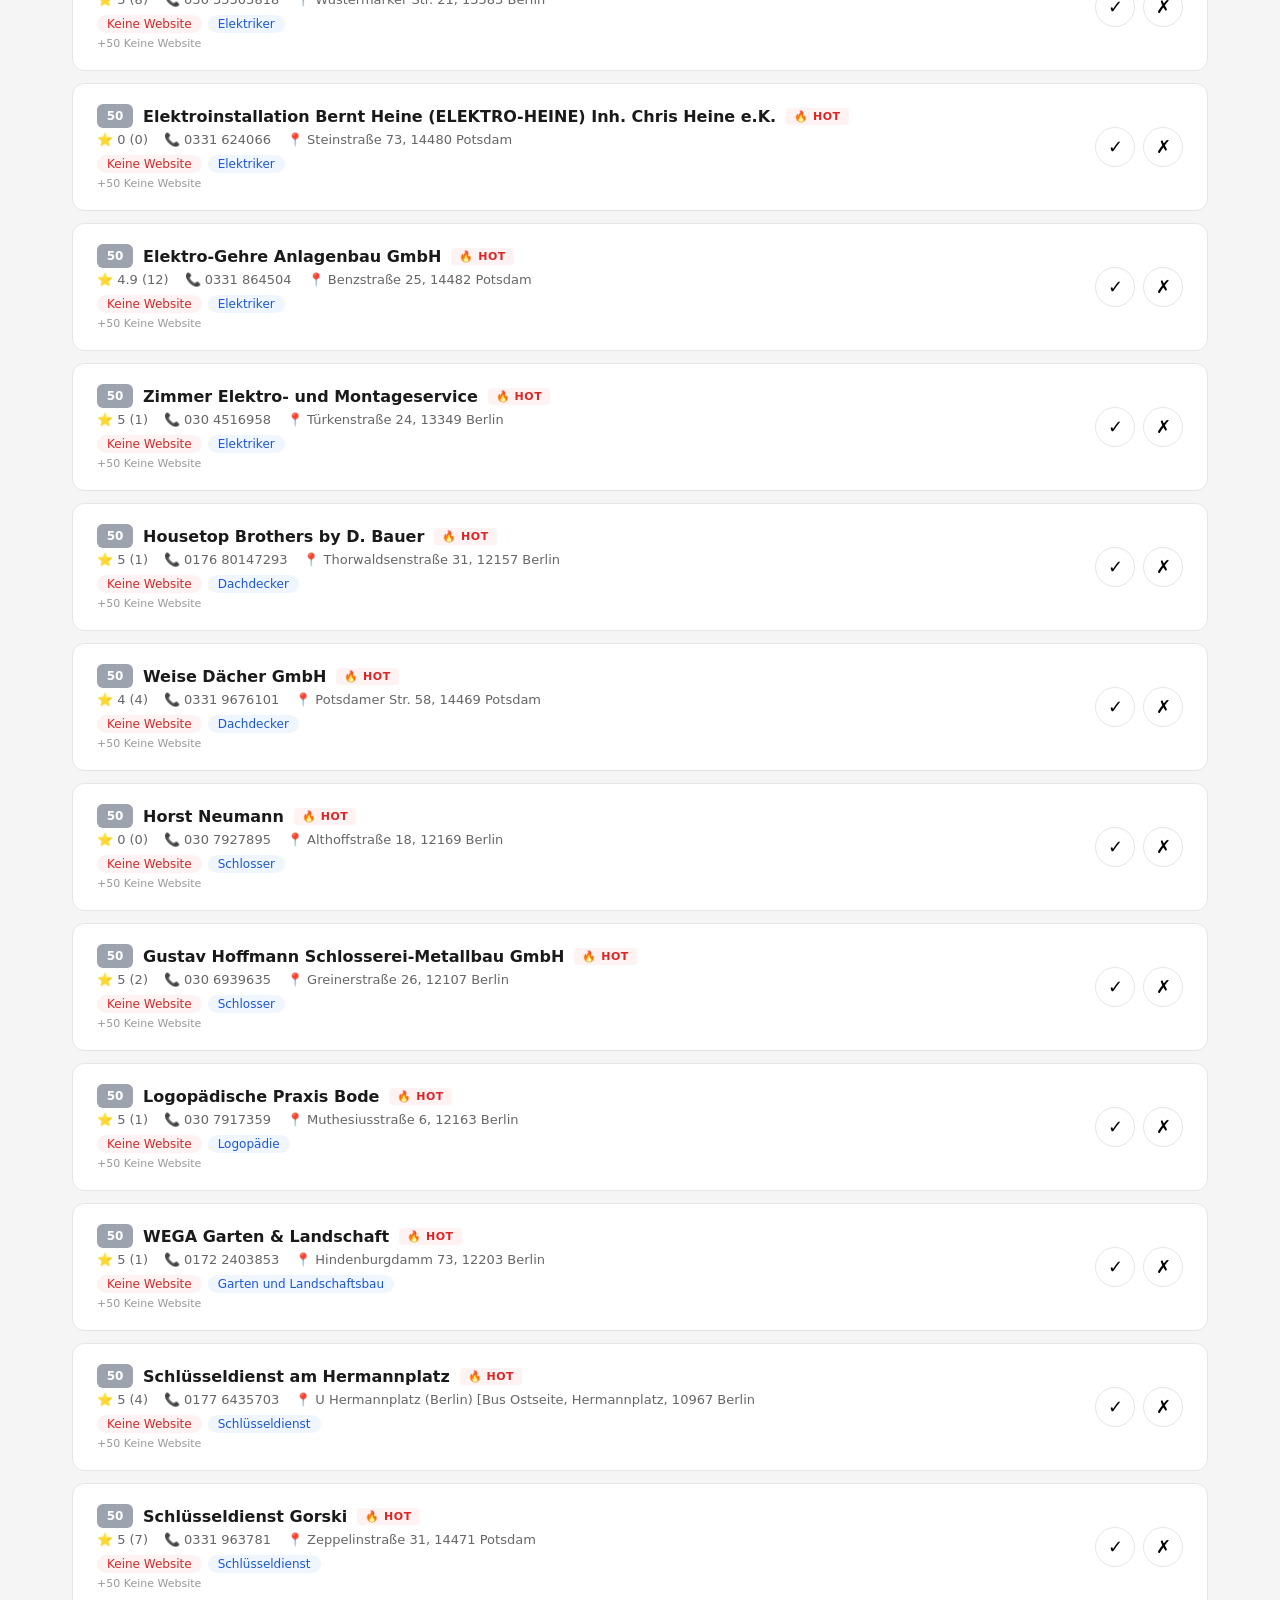
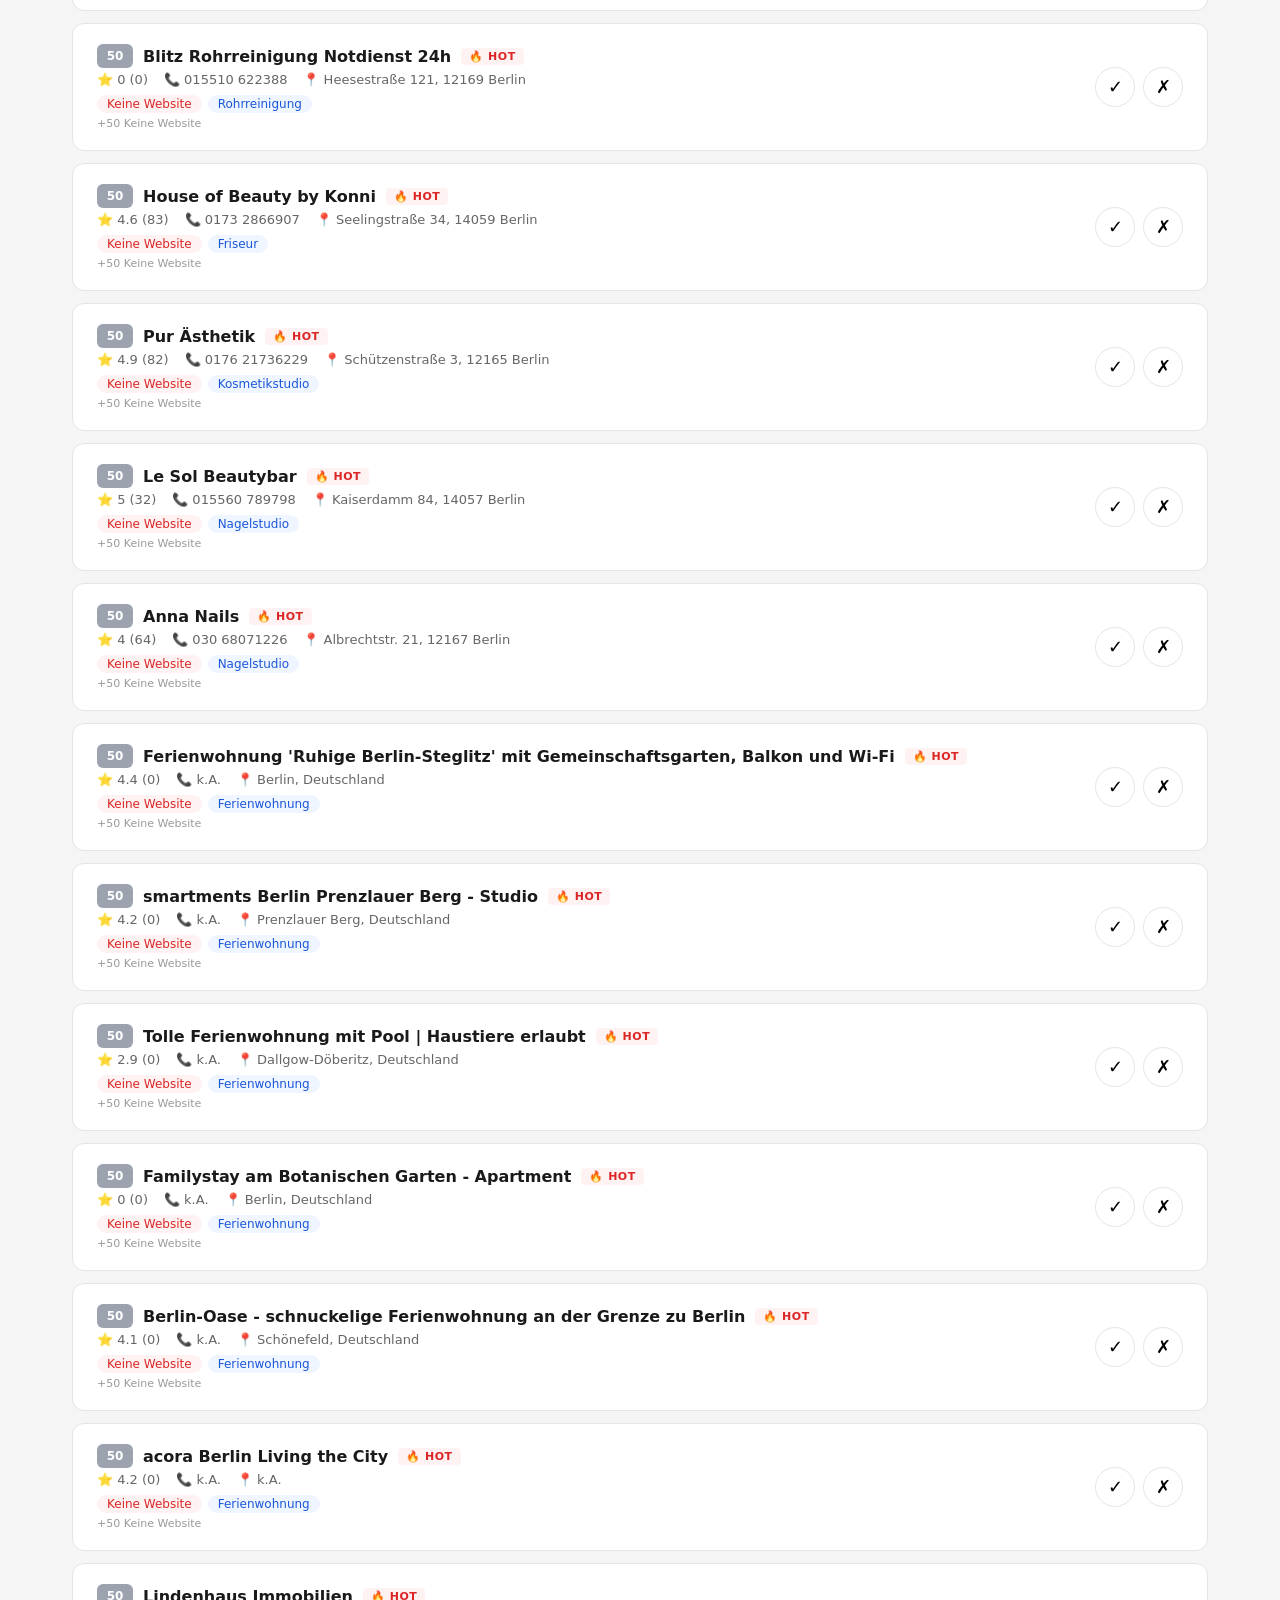
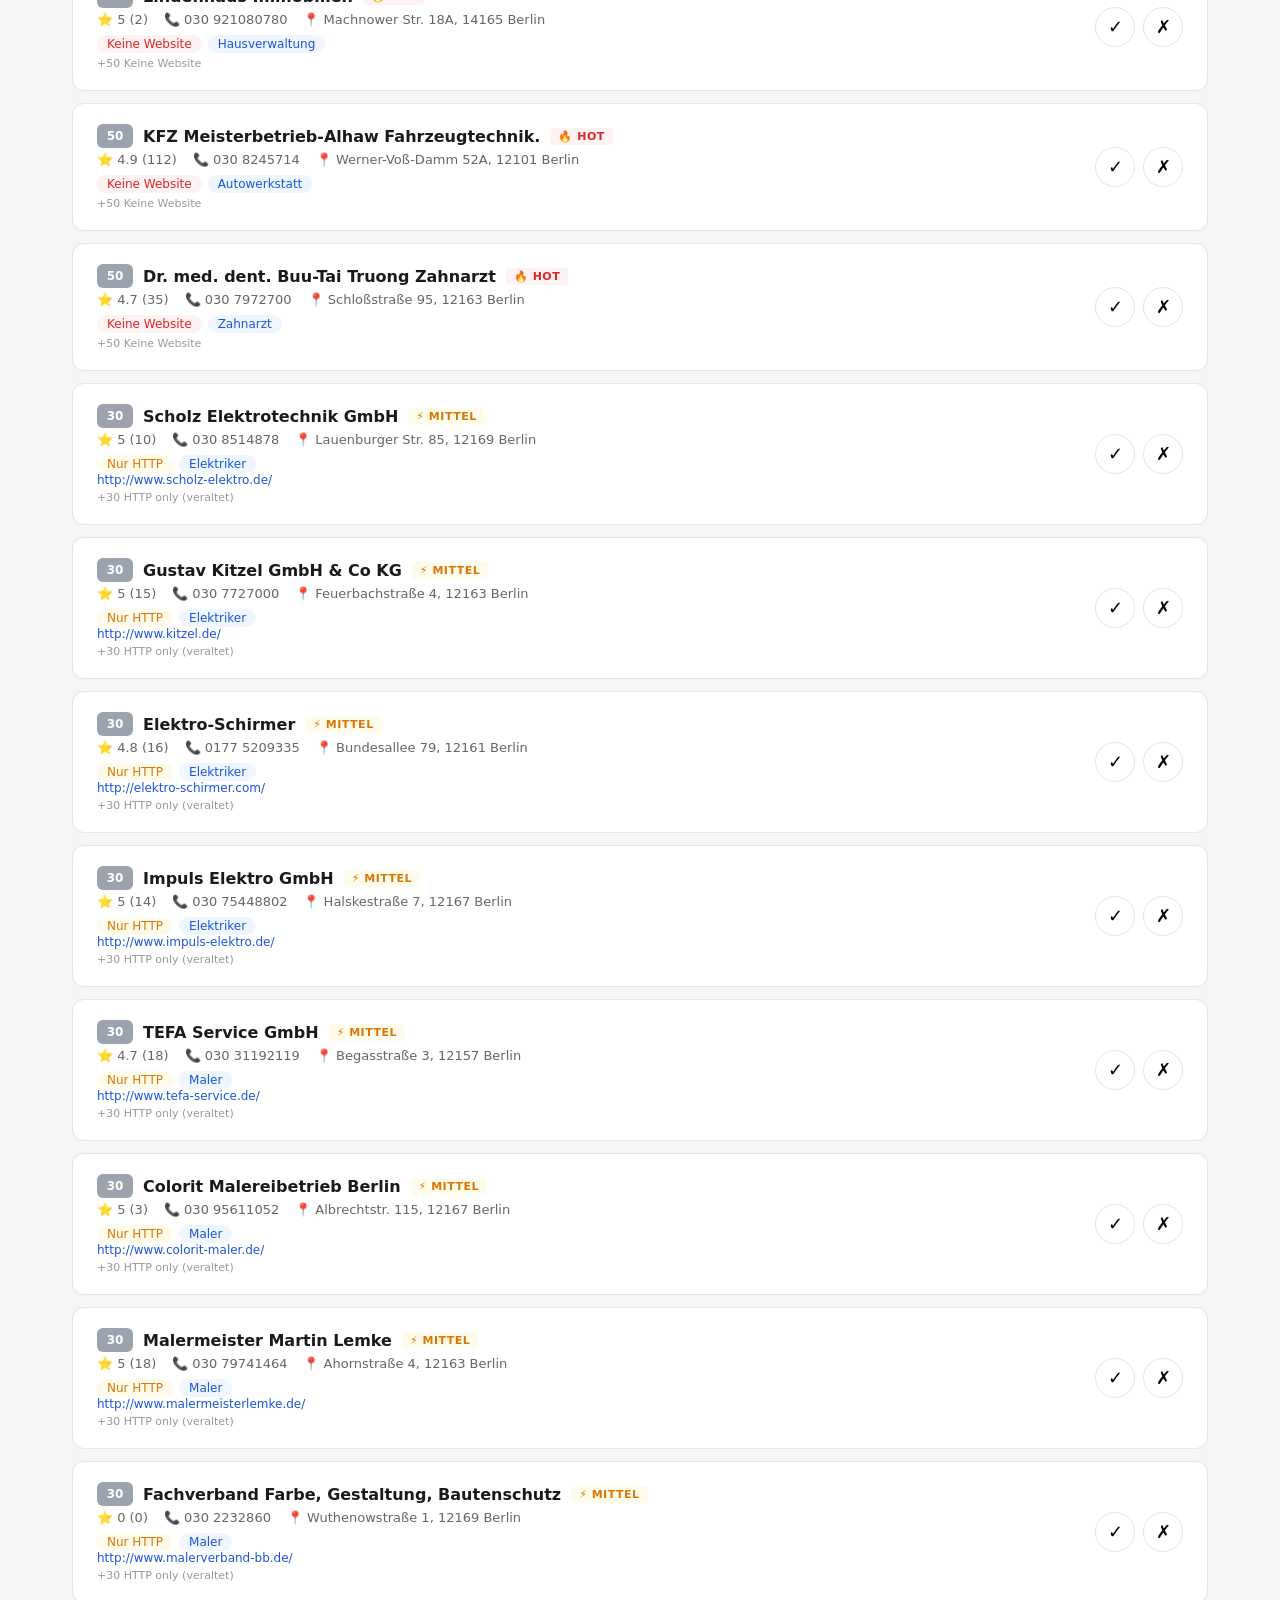
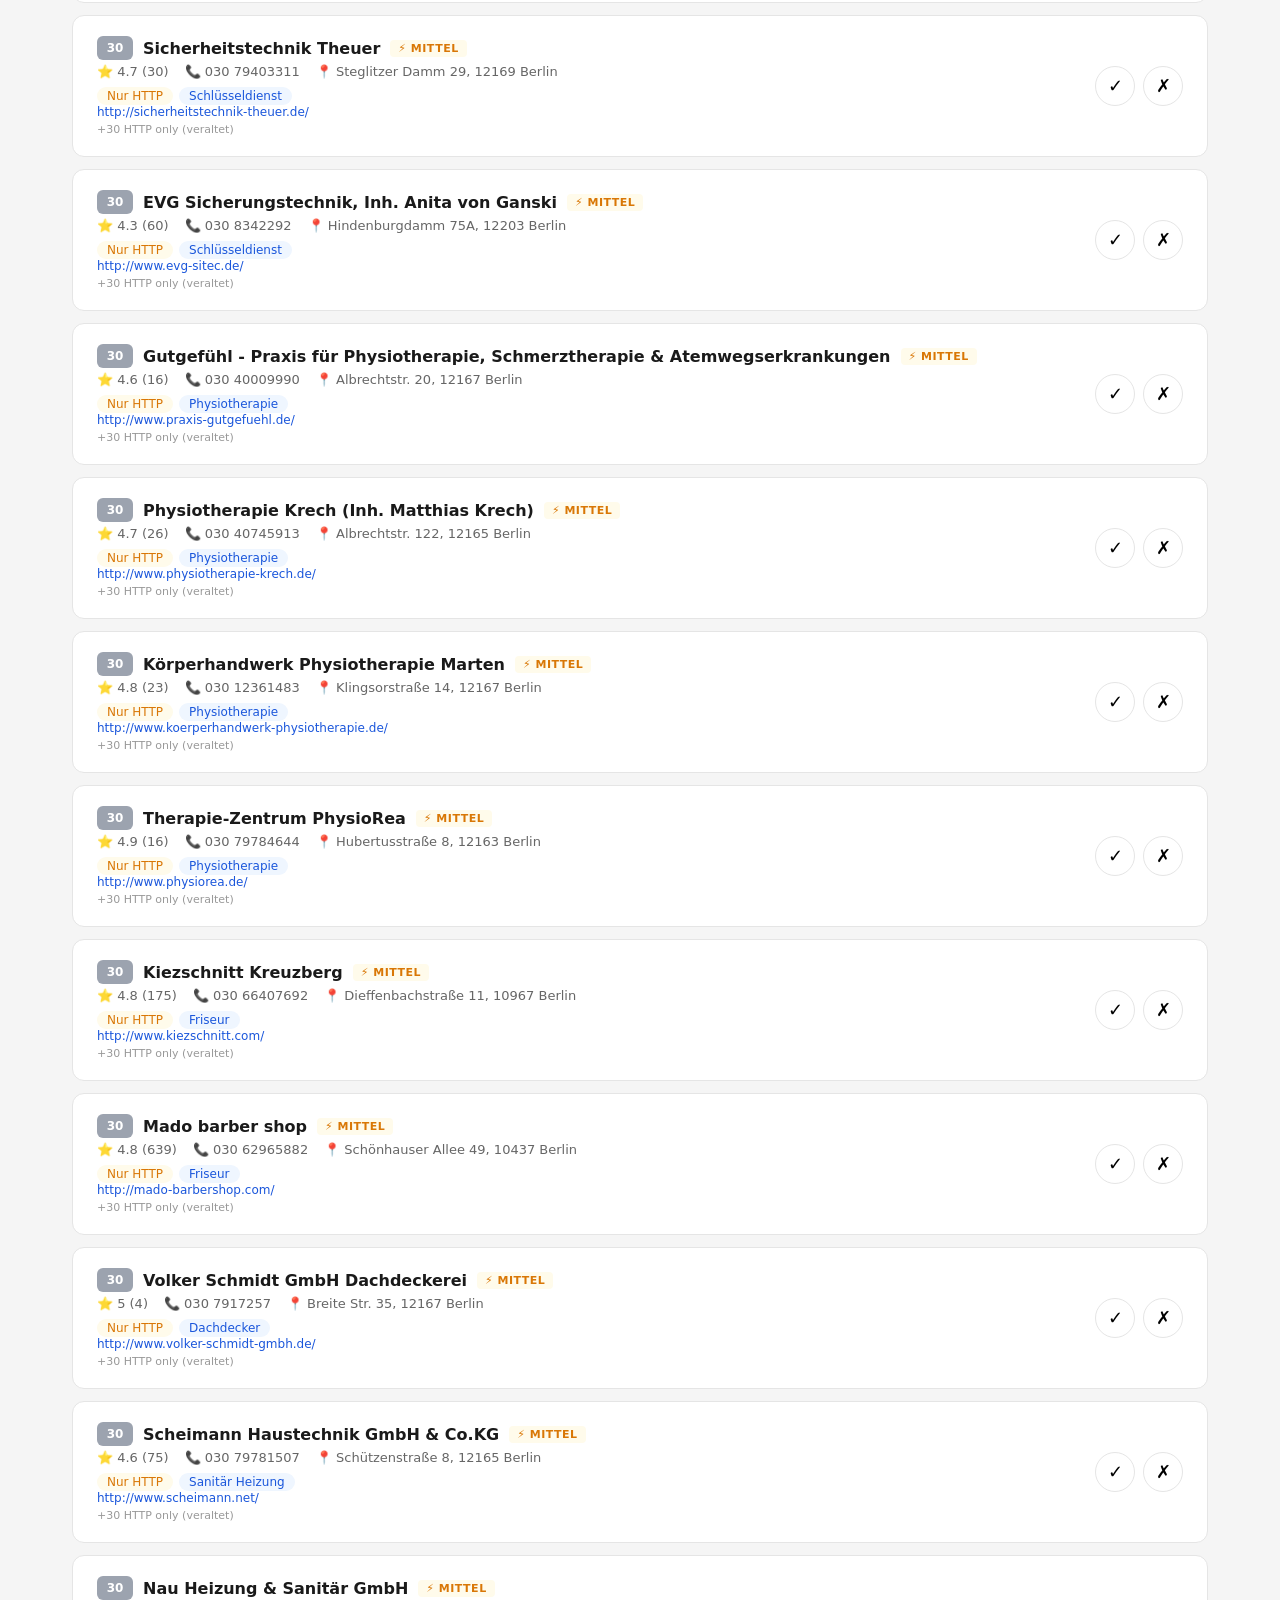
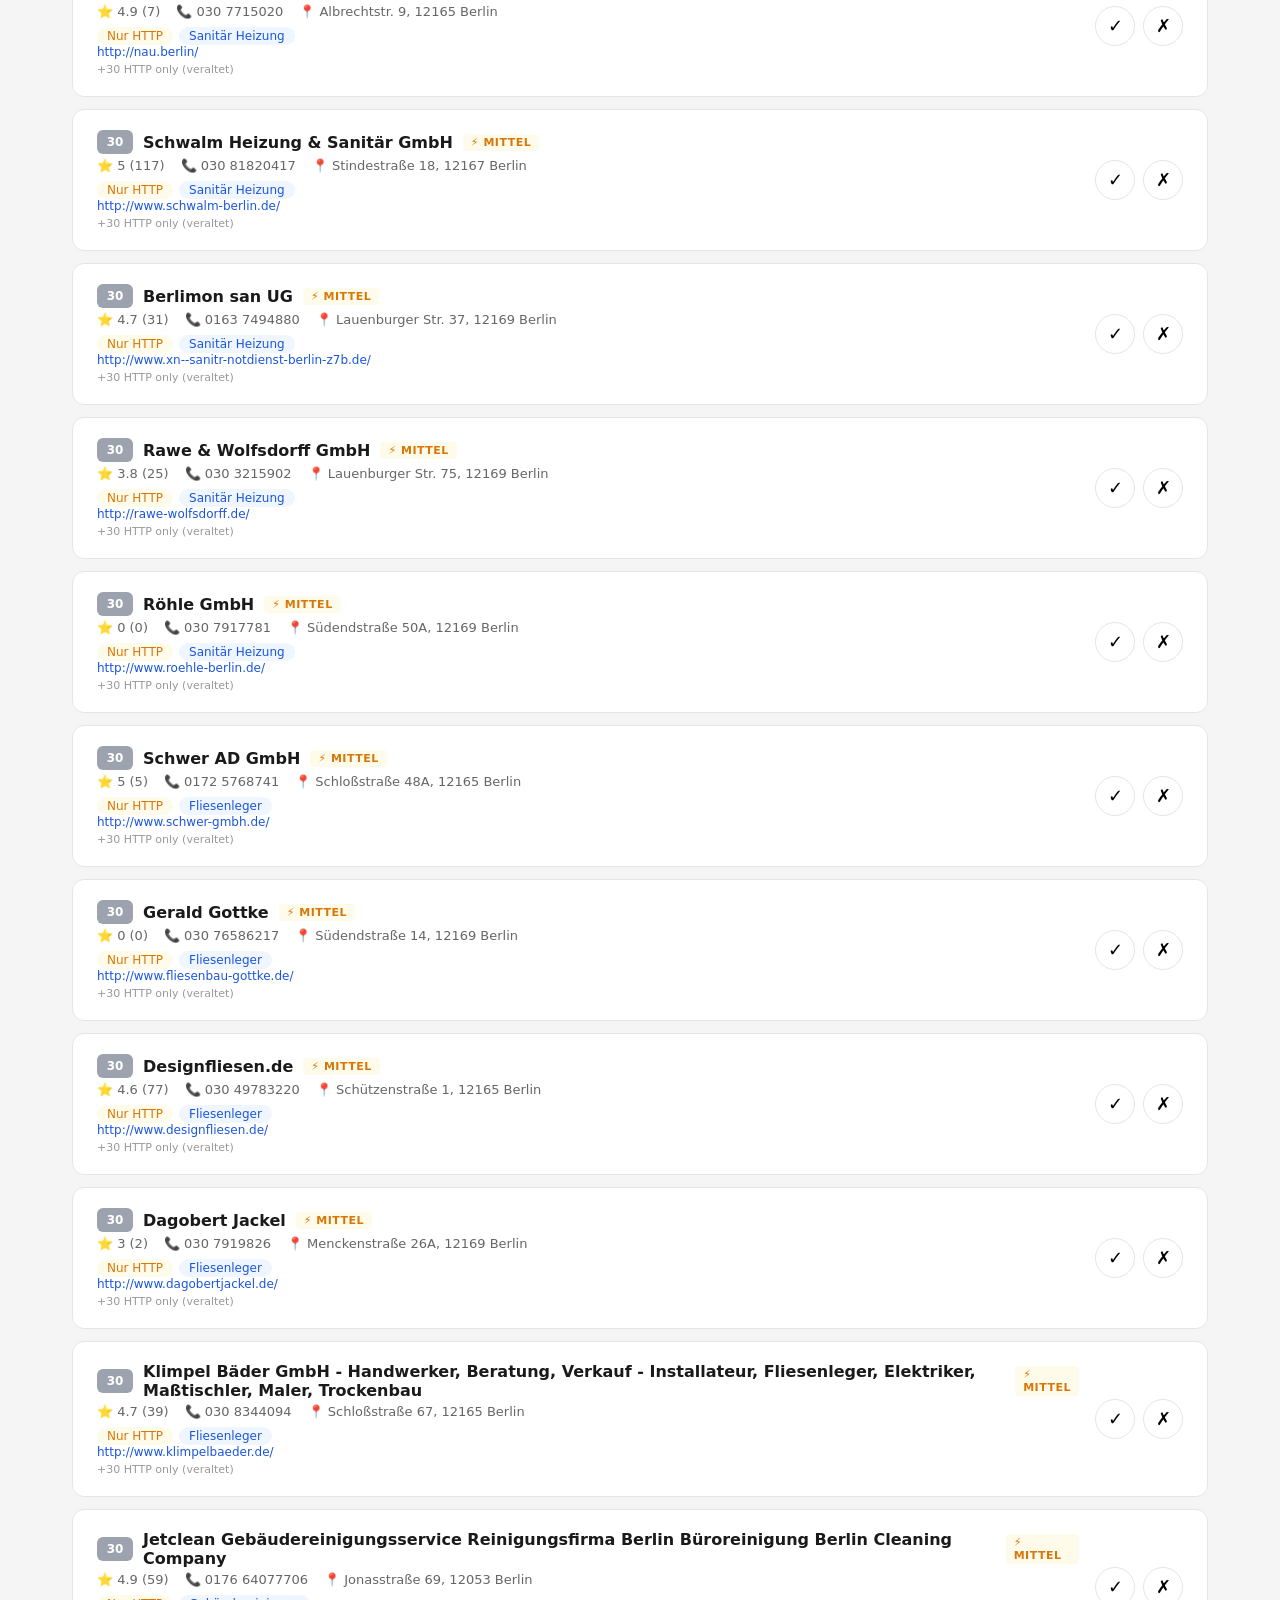
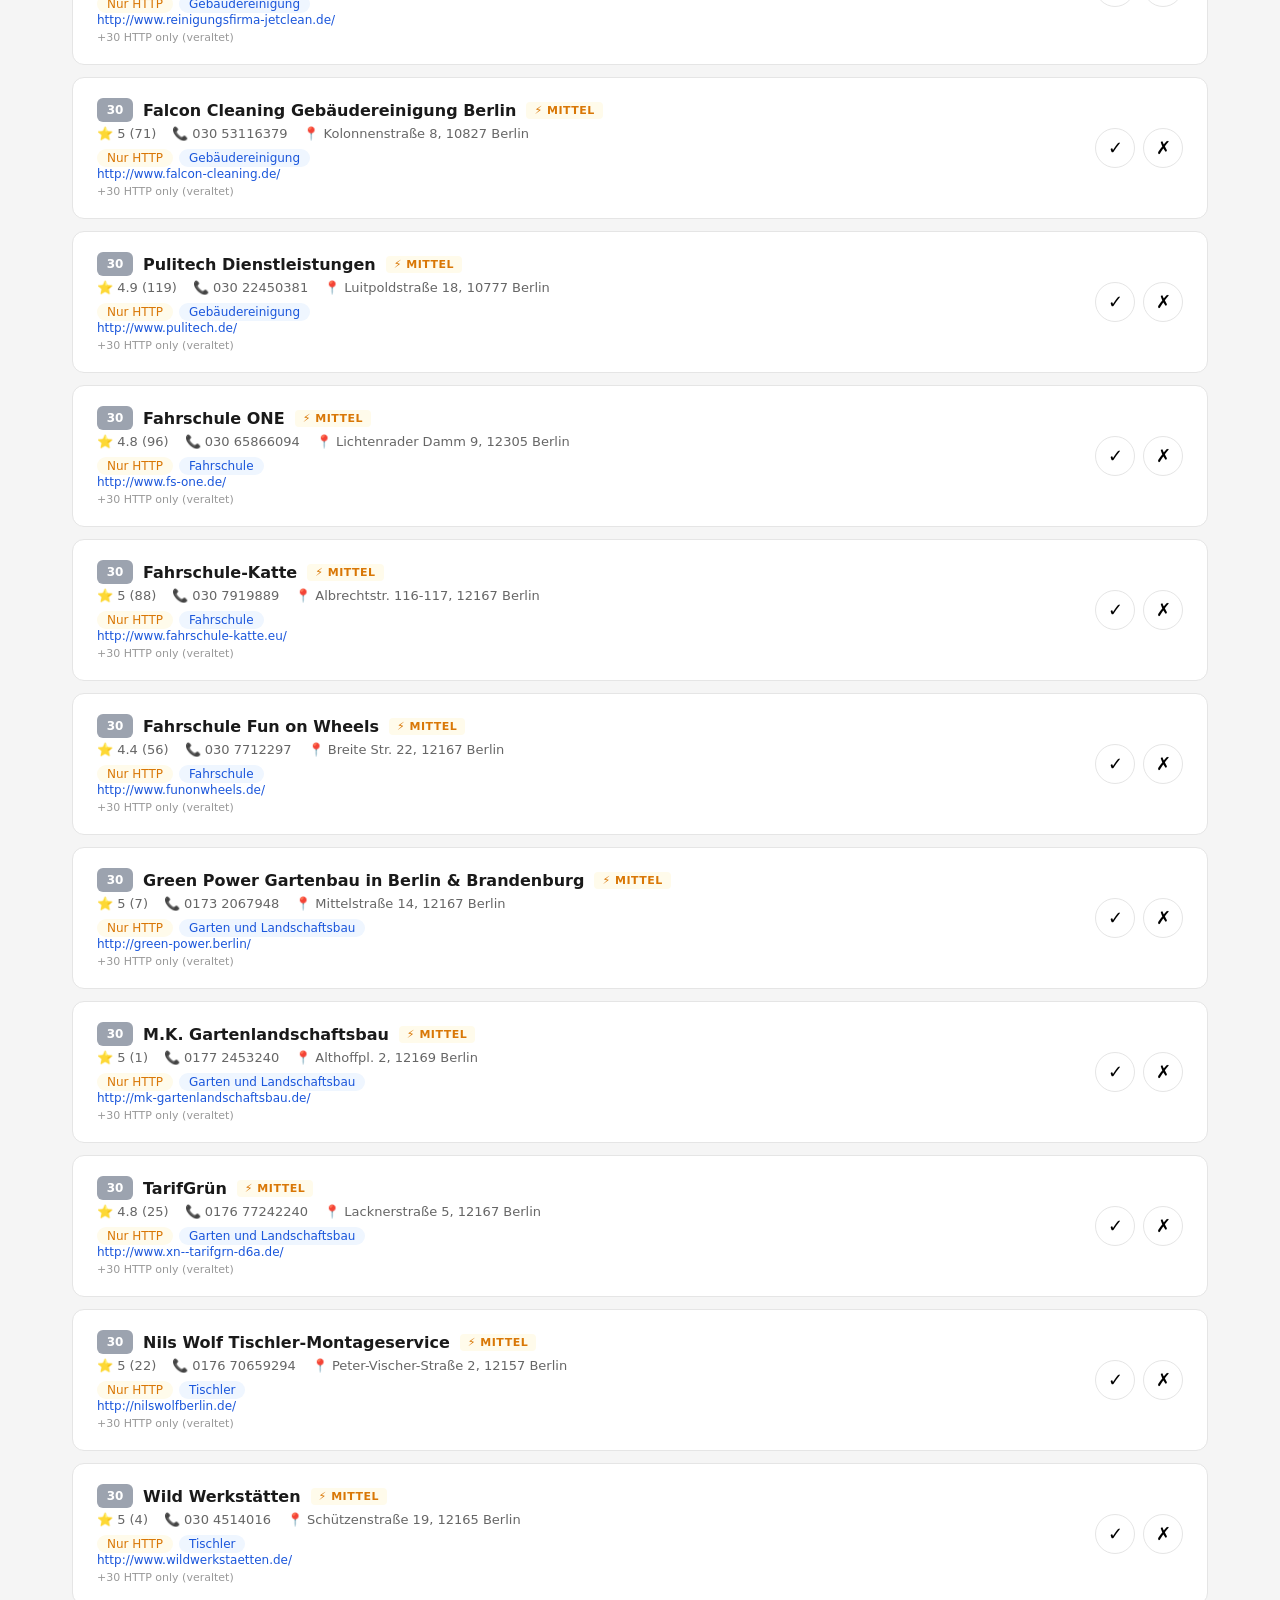
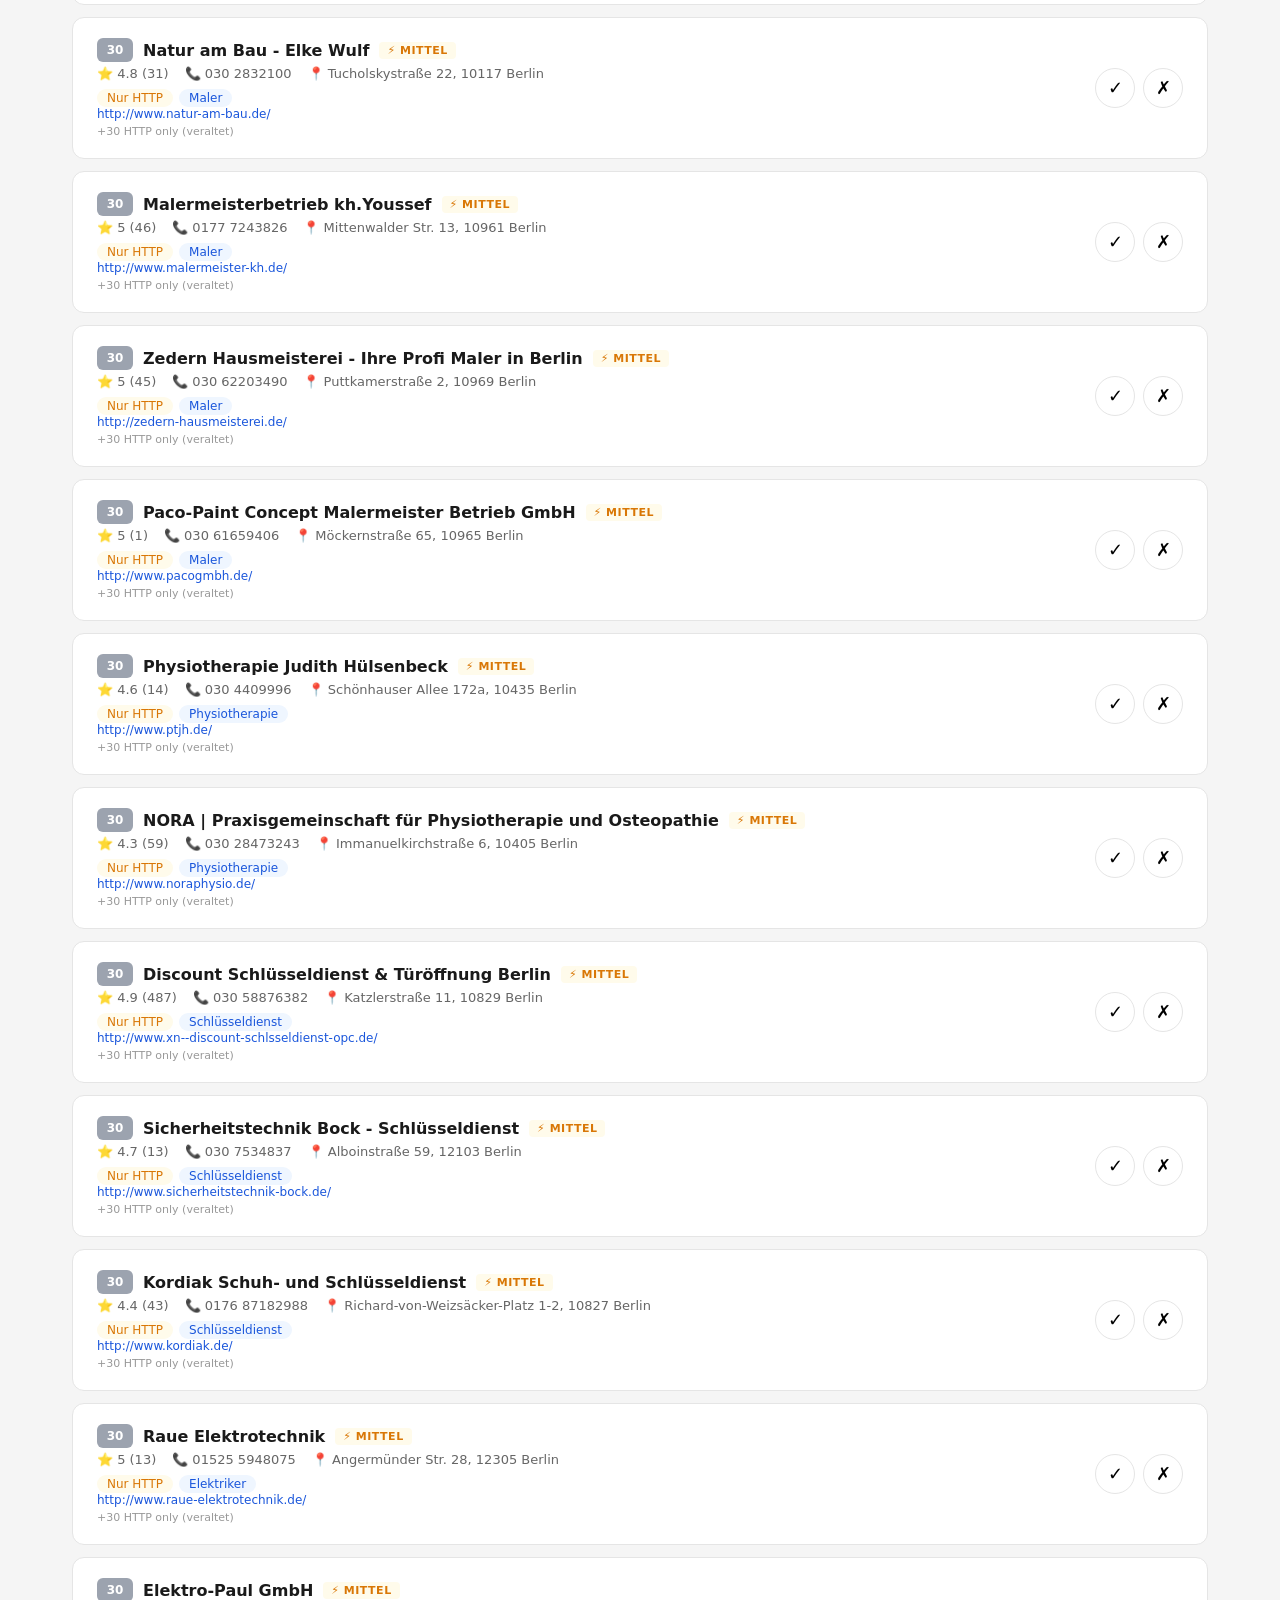
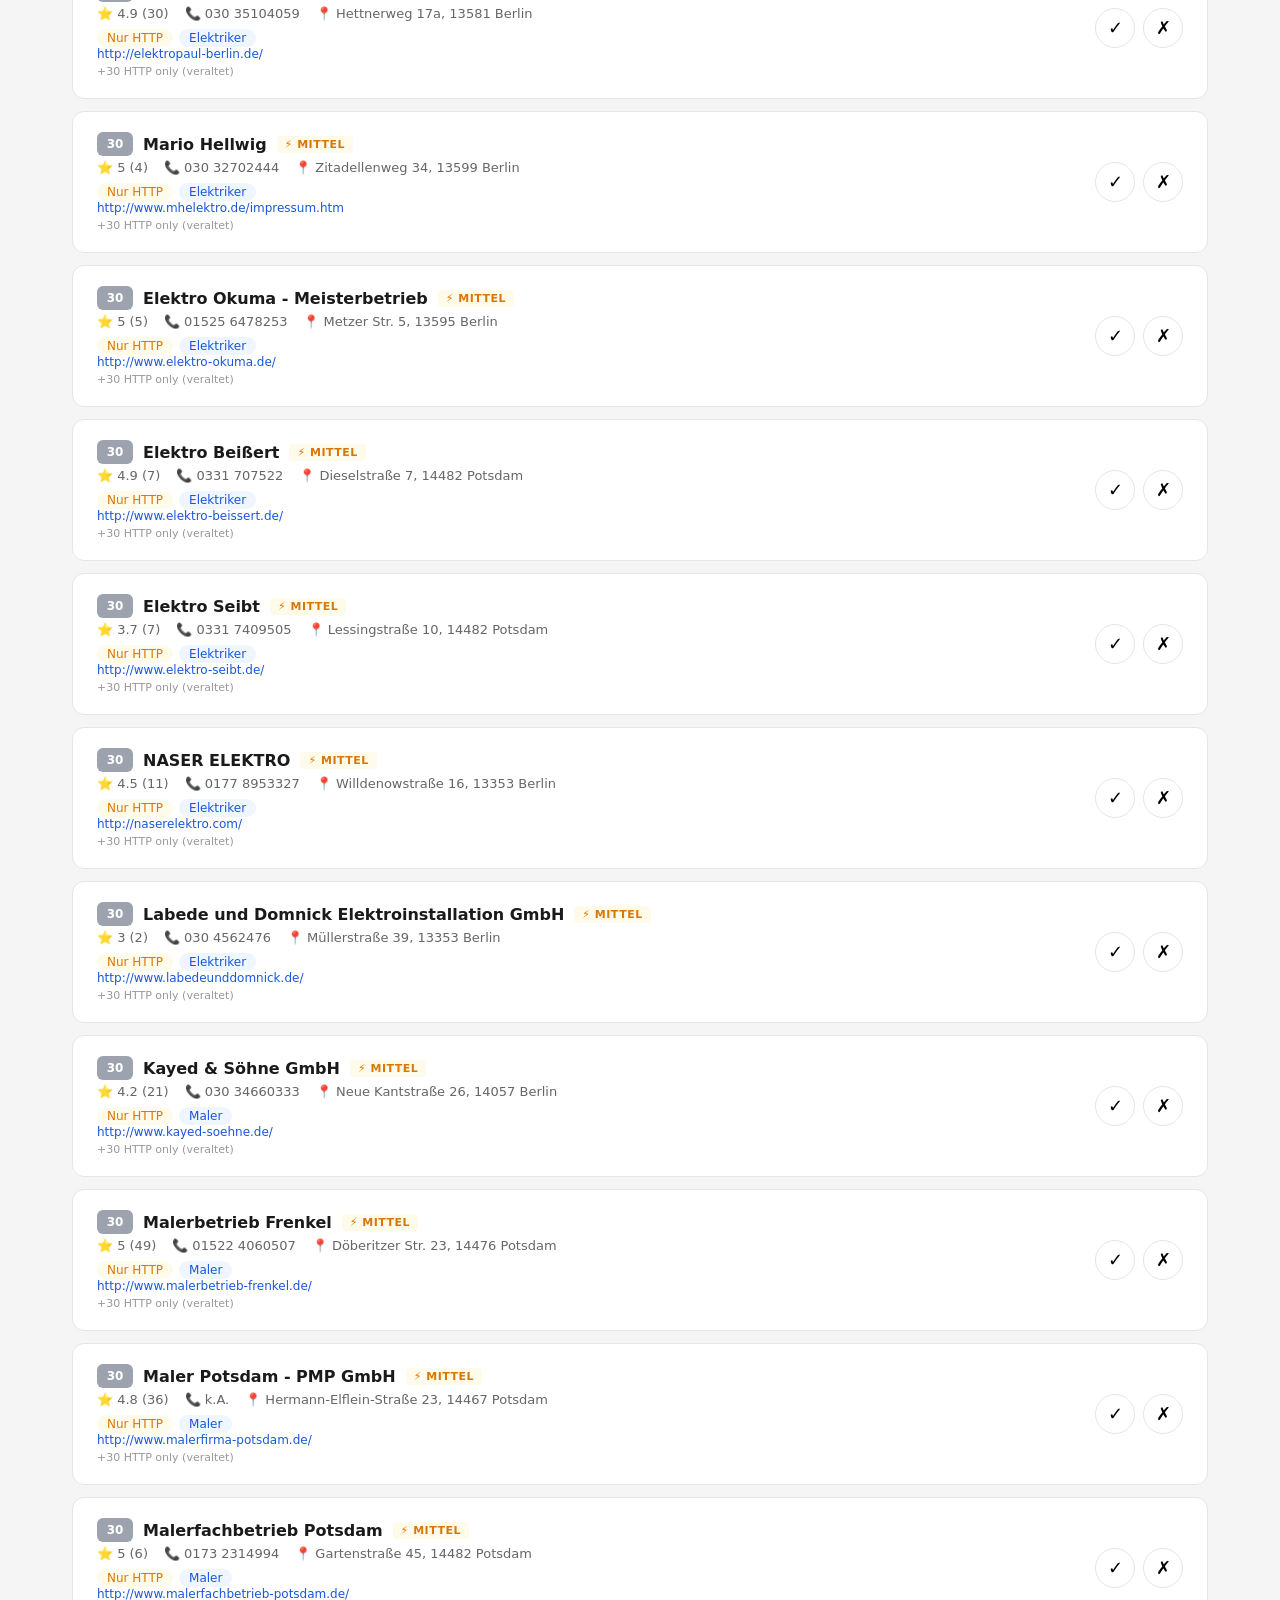
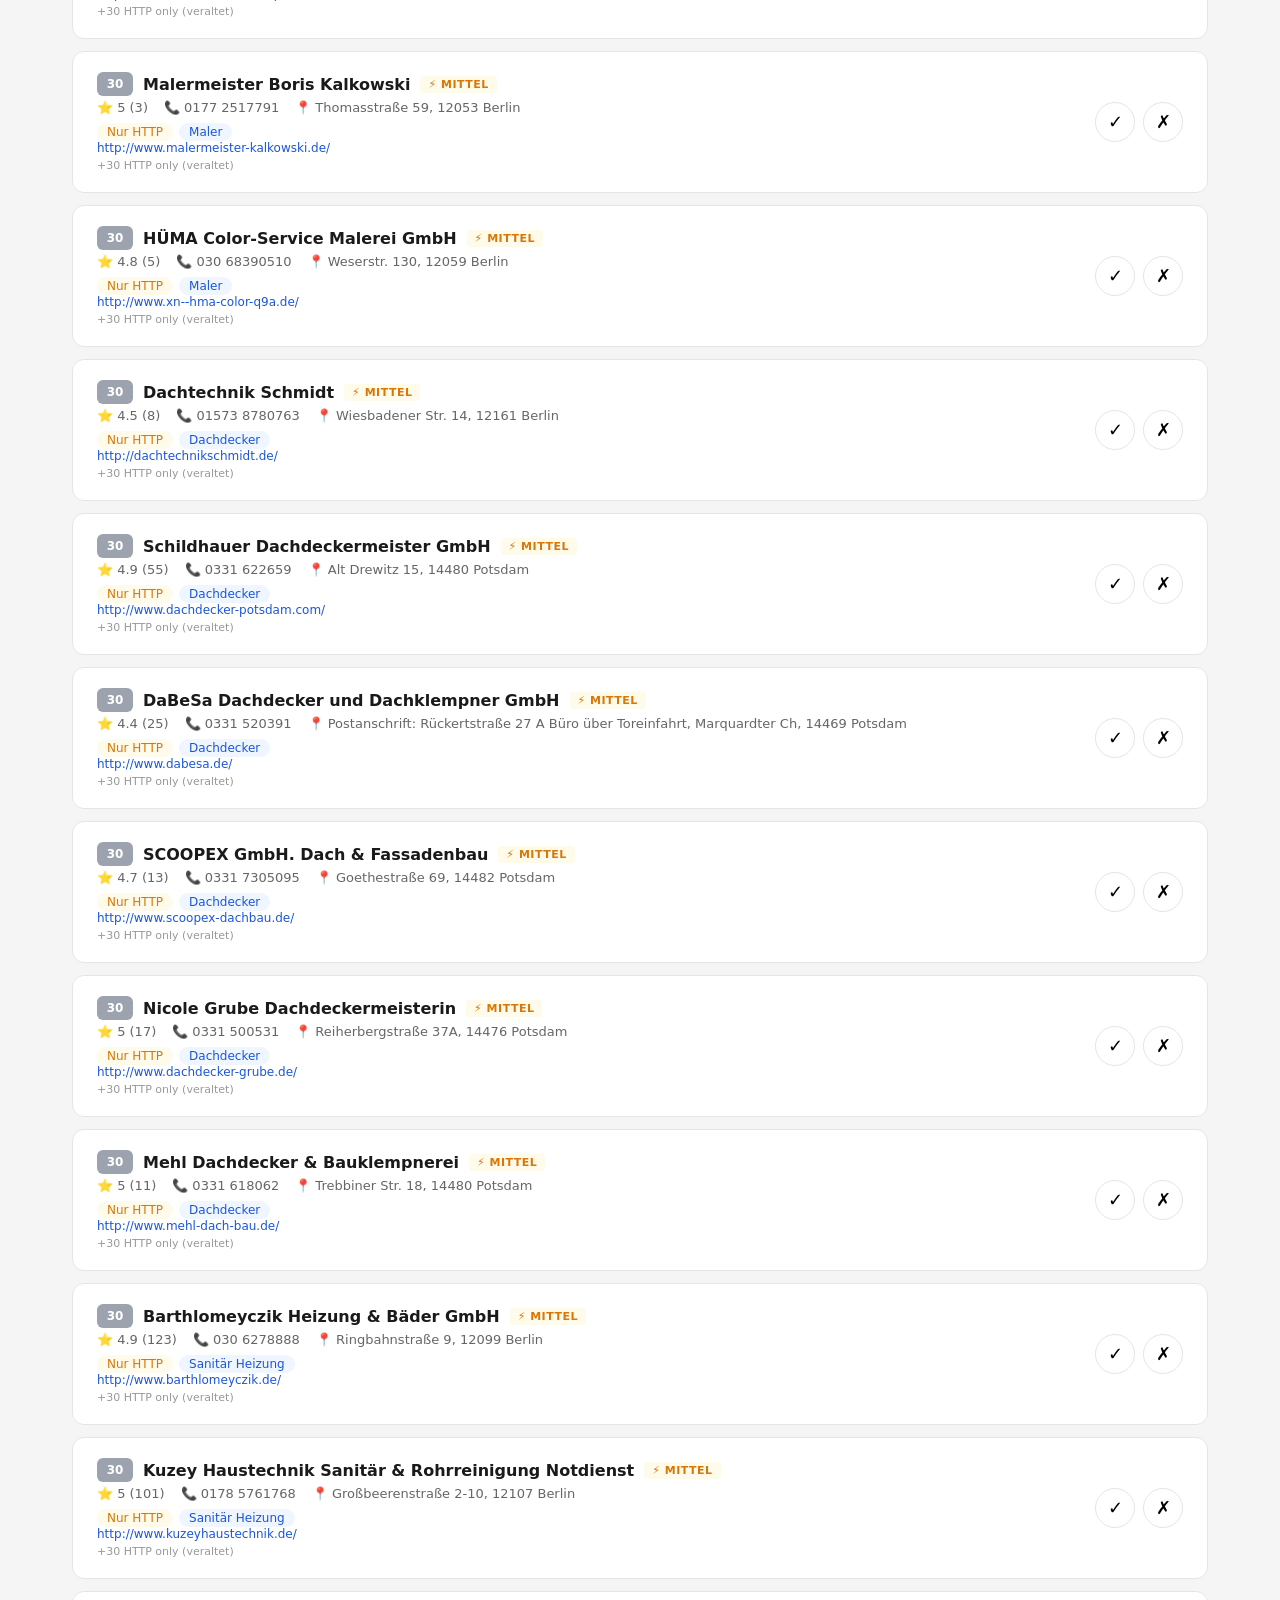
<file: AGENcy WEBSITE €€€ /agent/dashboard.html>
<!DOCTYPE html>
<html lang="de">
<head>
<meta charset="UTF-8">
<meta name="viewport" content="width=device-width, initial-scale=1.0">
<title>Websitepolierer — Lead Dashboard</title>
<style>
  * { margin: 0; padding: 0; box-sizing: border-box; }
  body { font-family: system-ui, -apple-system, sans-serif; background: #f5f5f5; color: #1a1a1a; }
  
  .header { background: #fff; border-bottom: 1px solid #e5e5e5; padding: 20px 32px; display: flex; align-items: center; justify-content: space-between; position: sticky; top: 0; z-index: 10; }
  .header h1 { font-size: 20px; font-weight: 700; }
  .header-stats { display: flex; gap: 24px; font-size: 14px; color: #666; }
  .header-stats strong { color: #1a56db; }
  
  .filters { background: #fff; border-bottom: 1px solid #e5e5e5; padding: 12px 32px; display: flex; gap: 12px; flex-wrap: wrap; }
  .filter-btn { padding: 6px 16px; border-radius: 20px; border: 1px solid #e5e5e5; background: #fff; cursor: pointer; font-size: 13px; transition: all 0.15s; }
  .filter-btn:hover { border-color: #1a56db; color: #1a56db; }
  .filter-btn.active { background: #1a56db; color: #fff; border-color: #1a56db; }
  
  .container { max-width: 1200px; margin: 0 auto; padding: 24px 32px; }
  
  .lead-grid { display: flex; flex-direction: column; gap: 12px; }
  
  .lead-card { background: #fff; border: 1px solid #e5e5e5; border-radius: 12px; padding: 20px 24px; display: grid; grid-template-columns: 1fr auto; gap: 16px; align-items: center; transition: border-color 0.15s; }
  .lead-card:hover { border-color: #1a56db; }
  .lead-card.approved { border-left: 4px solid #16a34a; }
  .lead-card.rejected { border-left: 4px solid #dc2626; opacity: 0.4; }
  .lead-card.blacklisted { display: none; }
  
  .lead-info h3 { font-size: 16px; font-weight: 600; margin-bottom: 4px; display: flex; align-items: center; gap: 10px; }
  .lead-meta { display: flex; gap: 16px; font-size: 13px; color: #666; flex-wrap: wrap; margin-bottom: 8px; }
  .lead-meta span { display: flex; align-items: center; gap: 4px; }
  
  .lead-tags { display: flex; gap: 6px; flex-wrap: wrap; }
  .tag { padding: 2px 10px; border-radius: 12px; font-size: 12px; font-weight: 500; }
  .tag--no-web { background: #fef2f2; color: #dc2626; }
  .tag--has-web { background: #f0fdf4; color: #16a34a; }
  .tag--http { background: #fffbeb; color: #d97706; }
  .tag--category { background: #eff6ff; color: #1a56db; }
  
  .score-badge { display: inline-flex; align-items: center; justify-content: center; width: 36px; height: 24px; border-radius: 6px; font-size: 12px; font-weight: 700; flex-shrink: 0; }
  .score--hot { background: #dc2626; color: #fff; }
  .score--medium { background: #d97706; color: #fff; }
  .score--low { background: #9ca3af; color: #fff; }
  
  .priority-label { font-size: 11px; font-weight: 600; text-transform: uppercase; letter-spacing: 0.5px; padding: 2px 8px; border-radius: 4px; }
  .priority--hot { background: #fef2f2; color: #dc2626; }
  .priority--medium { background: #fffbeb; color: #d97706; }
  .priority--low { background: #f3f4f6; color: #6b7280; }
  
  .lead-actions { display: flex; gap: 8px; }
  .btn-approve, .btn-reject { width: 40px; height: 40px; border-radius: 50%; border: 1px solid #e5e5e5; cursor: pointer; font-size: 18px; display: flex; align-items: center; justify-content: center; transition: all 0.15s; background: #fff; }
  .btn-approve:hover { background: #f0fdf4; border-color: #16a34a; }
  .btn-reject:hover { background: #fef2f2; border-color: #dc2626; }
  .btn-approve.active { background: #16a34a; color: #fff; border-color: #16a34a; }
  .btn-reject.active { background: #dc2626; color: #fff; border-color: #dc2626; }
  
  .lead-website { font-size: 12px; color: #999; word-break: break-all; }
  .lead-website a { color: #1a56db; text-decoration: none; }
  .lead-website a:hover { text-decoration: underline; }
  
  .disqualified-reason { font-size: 11px; color: #dc2626; margin-top: 4px; }
  
  .section-header { padding: 12px 0 8px; font-size: 13px; font-weight: 700; color: #999; text-transform: uppercase; letter-spacing: 0.5px; border-bottom: 1px solid #e5e5e5; margin-bottom: 8px; }
  
  .export-bar { position: fixed; bottom: 0; left: 0; right: 0; background: #fff; border-top: 1px solid #e5e5e5; padding: 16px 32px; display: flex; align-items: center; justify-content: space-between; z-index: 10; }
  .export-bar .count { font-size: 14px; color: #666; }
  .export-bar .count strong { color: #16a34a; }
  .btn-export { padding: 10px 24px; background: #1a56db; color: #fff; border: none; border-radius: 8px; font-size: 14px; font-weight: 600; cursor: pointer; transition: background 0.15s; }
  .btn-export:hover { background: #1348b8; }
  .btn-export:disabled { background: #ccc; cursor: not-allowed; }
  
  .show-blacklisted { font-size: 12px; color: #999; cursor: pointer; text-decoration: underline; background: none; border: none; margin-left: 12px; }
  
  .spacer { height: 80px; }
  
  @media (max-width: 640px) {
    .lead-card { grid-template-columns: 1fr; }
    .header { flex-direction: column; gap: 8px; align-items: flex-start; }
    .container { padding: 16px; }
  }
</style>
</head>
<body>

<div class="header">
  <h1>🎯 Lead Dashboard</h1>
  <div class="header-stats">
    <span>Qualifiziert: <strong id="qualifiedCount">0</strong></span>
    <span>🔥 Hot: <strong id="hotCount">0</strong></span>
    <span>Genehmigt: <strong id="approvedCount">0</strong></span>
    <span>Verworfen: <strong id="blacklistedCount">0</strong></span>
  </div>
</div>

<div class="filters">
  <button class="filter-btn active" data-filter="qualified">Qualifiziert</button>
  <button class="filter-btn" data-filter="hot">🔥 Keine Website</button>
  <button class="filter-btn" data-filter="medium">⚠️ Schlechte Website</button>
  <button class="filter-btn" data-filter="low">🌐 Hat Website</button>
  <button class="filter-btn" data-filter="approved">✅ Genehmigt</button>
  <button class="filter-btn" data-filter="blacklisted">🚫 Verworfen</button>
</div>

<div class="container">
  <div class="lead-grid" id="leadGrid"></div>
  <div class="spacer"></div>
</div>

<div class="export-bar">
  <div class="count"><strong id="approvedExportCount">0</strong> Leads genehmigt für Outreach</div>
  <button class="btn-export" id="exportBtn" disabled>CSV exportieren</button>
</div>

<script>
const RAW_LEADS = [{"name": "Berlin Etronix GmbH", "address": "Großbeerenstraße 2-10, 12107 Berlin", "phone": "030 221524094", "rating": 5.0, "review_count": 20, "website": "https://www.etronixberlin.com/", "category": "Elektriker", "query": "Elektriker"}, {"name": "Nexus Elektrotechnik", "address": "Breite Str. 39, 12167 Berlin", "phone": "030 98438508", "rating": 4.9, "review_count": 21, "website": "https://nexus-elektrotechnik.de/", "category": "Elektroinstallationsdienst", "query": "Elektriker"}, {"name": "Scholz Elektrotechnik GmbH", "address": "Lauenburger Str. 85, 12169 Berlin", "phone": "030 8514878", "rating": 5.0, "review_count": 10, "website": "http://www.scholz-elektro.de/", "category": "Elektriker", "query": "Elektriker"}, {"name": "Wallrath & Breitwieser Elektromeisterbetrieb", "address": "Steinstraße 24, 12169 Berlin", "phone": "030 7966211", "rating": 5.0, "review_count": 7, "website": null, "category": "Elektriker", "query": "Elektriker"}, {"name": "MW Elektrotechnik", "address": "Schützenstraße 53, 12165 Berlin", "phone": "0177 7690286", "rating": 5.0, "review_count": 3, "website": "https://www.mwe-berlin.de/", "category": "Elektriker", "query": "Elektriker"}, {"name": "SHS Elektrotechnik GmbH", "address": "Kurze Str. 3, 12167 Berlin", "phone": "030 8179532", "rating": 5.0, "review_count": 3, "website": null, "category": "Elektriker", "query": "Elektriker"}, {"name": "Gustav Kitzel GmbH & Co KG", "address": "Feuerbachstraße 4, 12163 Berlin", "phone": "030 7727000", "rating": 5.0, "review_count": 15, "website": "http://www.kitzel.de/", "category": "Elektriker", "query": "Elektriker"}, {"name": "Elektro-Schirmer", "address": "Bundesallee 79, 12161 Berlin", "phone": "0177 5209335", "rating": 4.8, "review_count": 16, "website": "http://elektro-schirmer.com/", "category": "Elektriker", "query": "Elektriker"}, {"name": "Impuls Elektro GmbH", "address": "Halskestraße 7, 12167 Berlin", "phone": "030 75448802", "rating": 5.0, "review_count": 14, "website": "http://www.impuls-elektro.de/", "category": "Elektrotechniker", "query": "Elektriker"}, {"name": "Scholz Elektroanlagen", "address": "Benzmannstraße 10, 12167 Berlin", "phone": "0172 3972792", "rating": 5.0, "review_count": 5, "website": null, "category": "Elektriker", "query": "Elektriker"}, {"name": "TEFA Service GmbH", "address": "Begasstraße 3, 12157 Berlin", "phone": "030 31192119", "rating": 4.7, "review_count": 18, "website": "http://www.tefa-service.de/", "category": "Maler", "place_id": "maps_000", "query": "Maler"}, {"name": "Malermeister Heußer", "address": "Parkstraße 61, 13187 Berlin", "phone": "030 36422977", "rating": 4.8, "review_count": 74, "website": "https://www.maler-heusser.de/", "category": "Maler", "place_id": "maps_001", "query": "Maler"}, {"name": "Colorit Malereibetrieb Berlin", "address": "Albrechtstr. 115, 12167 Berlin", "phone": "030 95611052", "rating": 5.0, "review_count": 3, "website": "http://www.colorit-maler.de/", "category": "Maler", "place_id": "maps_002", "query": "Maler"}, {"name": "Maler- und Lackierer-Innung Berlin", "address": "Wuthenowstraße 1, 12169 Berlin", "phone": "030 2232860", "rating": 4.5, "review_count": 11, "website": "https://www.malerinnung-berlin.de/", "category": "Industrie- und Handelskammer", "place_id": "maps_003", "query": "Maler"}, {"name": "Malermeister Martin Lemke", "address": "Ahornstraße 4, 12163 Berlin", "phone": "030 79741464", "rating": 5.0, "review_count": 18, "website": "http://www.malermeisterlemke.de/", "category": "Maler", "place_id": "maps_004", "query": "Maler"}, {"name": "Knospe Malereibetrieb GmbH | Maler Steglitz & Berlin", "address": "Borstellstraße 26, 12167 Berlin", "phone": "030 79308982", "rating": 4.9, "review_count": 30, "website": "https://www.knospe-malerei.de/", "category": "Maler", "place_id": "maps_005", "query": "Maler"}, {"name": "H. Rauber & A. Mahl GmbH", "address": "Sachsenwaldstraße 30, 12157 Berlin", "phone": "030 70760464", "rating": 4.9, "review_count": 14, "website": "https://rauber-mahl.de/", "category": "Maler", "place_id": "maps_006", "query": "Maler"}, {"name": "Fachverband Farbe, Gestaltung, Bautenschutz", "address": "Wuthenowstraße 1, 12169 Berlin", "phone": "030 2232860", "rating": 0.0, "review_count": 0, "website": "http://www.malerverband-bb.de/", "category": "Maler", "place_id": "maps_007", "query": "Maler"}, {"name": "Service Punkt Schuh- und Schlüsseldienst", "address": "Schloßstraße 34, 12163 Berlin", "phone": "030 439793010", "rating": 4.0, "review_count": 45, "website": "https://www.servicepunkt.net/schluesseldienst-berlin-schlossstr/", "category": "Schlüsselduplikationsdienst", "place_id": "maps_000", "query": "Schlüsseldienst"}, {"name": "Schüle Schlüsseldienst & Sicherheitstechnik", "address": "Schloßstraße 67, 12165 Berlin", "phone": "030 8330011", "rating": 4.7, "review_count": 68, "website": "https://www.schluesseldienst-schuele.de/", "category": "Schlüsseldienst", "place_id": "maps_001", "query": "Schlüsseldienst"}, {"name": "Sicherheitstechnik Theuer", "address": "Steglitzer Damm 29, 12169 Berlin", "phone": "030 79403311", "rating": 4.7, "review_count": 30, "website": "http://sicherheitstechnik-theuer.de/", "category": "Schlüsseldienst", "place_id": "maps_002", "query": "Schlüsseldienst"}, {"name": "SchuStar - Schuh- und Schlüsseldienst, Gravuren", "address": "Schloßstraße 111, 12163 Berlin", "phone": "030 24325890", "rating": 4.6, "review_count": 45, "website": null, "category": "Schuhreparatur-Geschäft", "place_id": "maps_003", "query": "Schlüsseldienst"}, {"name": "Schuhmacherei H.-J. Fischer", "address": "Albrechtstr. 10, 12165 Berlin", "phone": "030 43203642", "rating": 4.6, "review_count": 26, "website": null, "category": "Schuhreparatur-Geschäft", "place_id": "maps_004", "query": "Schlüsseldienst"}, {"name": "Schlüssel- und Schlossservice H. Schroeder e.K.", "address": "Hackerstraße 7, 12163 Berlin", "phone": "030 7930740", "rating": 4.8, "review_count": 50, "website": null, "category": "Schlüsselduplikationsdienst", "place_id": "maps_005", "query": "Schlüsseldienst"}, {"name": "Schlüssel Müller Sicherheitstechnik GmbH", "address": "Borstellstraße 44, 12167 Berlin", "phone": "030 79404833", "rating": 5.0, "review_count": 29, "website": "https://www.xn--schlsselmller-berlin-secf.de/", "category": "Schlüsseldienst", "place_id": "maps_006", "query": "Schlüsseldienst"}, {"name": "EVG Sicherungstechnik, Inh. Anita von Ganski", "address": "Hindenburgdamm 75A, 12203 Berlin", "phone": "030 8342292", "rating": 4.3, "review_count": 60, "website": "http://www.evg-sitec.de/", "category": "Schlüsseldienst", "place_id": "maps_007", "query": "Schlüsseldienst"}, {"name": "Bergmann Schlüsseldienst", "address": "Steglitzer Damm 69, 12169 Berlin", "phone": "030 221848245", "rating": 5.0, "review_count": 2, "website": null, "category": "Schlüsselnotdienst", "place_id": "maps_008", "query": "Schlüsseldienst"}, {"name": "REHBEIN Sicherheitstechnik Friedenau", "address": "Schmiljanstraße 16, 12161 Berlin", "phone": "030 85965500", "rating": 4.4, "review_count": 16, "website": "https://www.rehbein.berlin/ueber-rehbein/standorte/friedenau-schoeneberg", "category": "Sicherheitstechnikfachgeschäft", "place_id": "maps_009", "query": "Schlüsseldienst"}, {"name": "APELOS Bipedia - Physiotherapie", "address": "Clayallee 175, 14195 Berlin", "phone": "030 84716578", "rating": 5.0, "review_count": 9, "website": "https://apelos.de/standorte/praxis/bipedia", "category": "Physiotherapiezentrum", "place_id": "maps_000", "query": "Physiotherapie"}, {"name": "CRYO BOX Therapie Berlin", "address": "Nollendorfstraße 23, 10777 Berlin", "phone": "030 97004595", "rating": 5.0, "review_count": 7, "website": "https://www.cryotherapiebox-berlin.de/", "category": "Physiotherapiezentrum", "place_id": "maps_001", "query": "Physiotherapie"}, {"name": "Gutgefühl - Praxis für Physiotherapie, Schmerztherapie & Atemwegserkrankungen", "address": "Albrechtstr. 20, 12167 Berlin", "phone": "030 40009990", "rating": 4.6, "review_count": 16, "website": "http://www.praxis-gutgefuehl.de/", "category": "Physiotherapeut", "place_id": "maps_002", "query": "Physiotherapie"}, {"name": "Physio Points Steglitz ehemals Liesegang", "address": "Selerweg 3/5, 12169 Berlin", "phone": "030 7952057", "rating": 4.8, "review_count": 9, "website": "https://physiopoints.de/Steglitz/", "category": "Physiotherapiezentrum", "place_id": "maps_003", "query": "Physiotherapie"}, {"name": "Ulf Staudenmayer", "address": "Plantagenstraße 1, 12169 Berlin", "phone": "030 23524722", "rating": 4.8, "review_count": 17, "website": "https://www.physiotherapie-staudenmayer.de/", "category": "Physiotherapeut", "place_id": "maps_004", "query": "Physiotherapie"}, {"name": "Physiotherapie Krech (Inh. Matthias Krech)", "address": "Albrechtstr. 122, 12165 Berlin", "phone": "030 40745913", "rating": 4.7, "review_count": 26, "website": "http://www.physiotherapie-krech.de/", "category": "Physiotherapeut", "place_id": "maps_005", "query": "Physiotherapie"}, {"name": "Körperhandwerk Physiotherapie Marten", "address": "Klingsorstraße 14, 12167 Berlin", "phone": "030 12361483", "rating": 4.8, "review_count": 23, "website": "http://www.koerperhandwerk-physiotherapie.de/", "category": "Physiotherapeut", "place_id": "maps_006", "query": "Physiotherapie"}, {"name": "Therapie-Zentrum PhysioRea", "address": "Hubertusstraße 8, 12163 Berlin", "phone": "030 79784644", "rating": 4.9, "review_count": 16, "website": "http://www.physiorea.de/", "category": "Physiotherapeut", "place_id": "maps_007", "query": "Physiotherapie"}, {"name": "Stilbruch Friseure Berlin", "address": "Warschauer Str. 38, 10243 Berlin", "phone": "030 45088833", "rating": 4.7, "review_count": 690, "website": "https://www.friseur-lounge.de/berlin", "category": "Friseursalon", "place_id": "maps_000", "query": "Friseur"}, {"name": "Kiezschnitt Kreuzberg", "address": "Dieffenbachstraße 11, 10967 Berlin", "phone": "030 66407692", "rating": 4.8, "review_count": 175, "website": "http://www.kiezschnitt.com/", "category": "Friseursalon", "place_id": "maps_001", "query": "Friseur"}, {"name": "atelier-t. | Berlin Prenzlauer Berg | präzise Haarschnitte und Farbexperte", "address": "Schönhauser Allee 26a, 10435 Berlin", "phone": "030 81886500", "rating": 4.9, "review_count": 105, "website": "https://www.atelier-t-berlin.com/", "category": "Friseursalon", "place_id": "maps_002", "query": "Friseur"}, {"name": "Haartechno Friseur", "address": "Greifswalder Str. 46, 10405 Berlin", "phone": "030 21280451", "rating": 4.9, "review_count": 255, "website": "https://haartechno-berlin.de/", "category": "Friseursalon", "place_id": "maps_003", "query": "Friseur"}, {"name": "Friseur Gute Schnitte Salon Hair Nickel", "address": "Marienburger Str. 6, 10405 Berlin", "phone": "030 4427454", "rating": 4.9, "review_count": 313, "website": "https://www.friseur-gute-schnitte.de/", "category": "Friseursalon", "place_id": "maps_004", "query": "Friseur"}, {"name": "Mado barber shop", "address": "Schönhauser Allee 49, 10437 Berlin", "phone": "030 62965882", "rating": 4.8, "review_count": 639, "website": "http://mado-barbershop.com/", "category": "Friseursalon", "place_id": "maps_005", "query": "Friseur"}, {"name": "BDM Dachbau GmbH", "address": "Mutziger Str. 1, 13088 Berlin", "phone": "030 43971070", "rating": 4.7, "review_count": 31, "website": "https://bdm-dachbau.de/", "category": "Dachdecker", "place_id": "maps_000", "query": "Dachdecker"}, {"name": "SpreeHaus GmbH", "address": "Oberspreestraße 96, 12489 Berlin", "phone": "030 65661090", "rating": 4.8, "review_count": 37, "website": "https://www.spreehaus.de/", "category": "Bauunternehmen", "place_id": "maps_001", "query": "Dachdecker"}, {"name": "Volker Schmidt GmbH Dachdeckerei", "address": "Breite Str. 35, 12167 Berlin", "phone": "030 7917257", "rating": 5.0, "review_count": 4, "website": "http://www.volker-schmidt-gmbh.de/", "category": "Dachdecker", "place_id": "maps_002", "query": "Dachdecker"}, {"name": "Dachdeckerei Mähner & Co. GmbH", "address": "Gallwitzallee 88, 12249 Berlin", "phone": "030 41748891", "rating": 4.8, "review_count": 75, "website": "https://www.maehner-dach.de/", "category": "Dachdecker", "place_id": "maps_003", "query": "Dachdecker"}, {"name": "Landesinnung des Dachdeckerhandwerks Berlin", "address": "Nicolaistraße 5, 12247 Berlin", "phone": "030 7671580", "rating": 4.4, "review_count": 55, "website": null, "category": "Dachdecker", "place_id": "maps_004", "query": "Dachdecker"}, {"name": "Dreher und Sohn Dachbau GmbH", "address": "Brucknerstraße 21, 12247 Berlin", "phone": "030 7712756", "rating": 3.9, "review_count": 7, "website": "https://www.dreher-dachbau.de/", "category": "Dachdecker", "place_id": "maps_005", "query": "Dachdecker"}, {"name": "Dachdeckerei Weßelowski", "address": "Manteuffelstraße 26, 12203 Berlin", "phone": "0176 45774608", "rating": 5.0, "review_count": 1, "website": "https://www.dachdeckerei-wesselowski.de/kontakt/", "category": "Dachdecker", "place_id": "maps_006", "query": "Dachdecker"}, {"name": "Werde Dachdecker", "address": "5 Nicolaistraße, Berlin 12247, 12247", "phone": "030 7710070", "rating": 0.0, "review_count": 0, "website": "https://www.dachdeckerinnung.berlin/kontakt.html", "category": "Dachdecker", "place_id": "maps_007", "query": "Dachdecker"}, {"name": "Scheimann Haustechnik GmbH & Co.KG", "address": "Schützenstraße 8, 12165 Berlin", "phone": "030 79781507", "rating": 4.6, "review_count": 75, "website": "http://www.scheimann.net/", "category": "Sanitärinstallateur", "place_id": "maps_000", "query": "Sanitär Heizung"}, {"name": "Nau Heizung & Sanitär GmbH", "address": "Albrechtstr. 9, 12165 Berlin", "phone": "030 7715020", "rating": 4.9, "review_count": 7, "website": "http://nau.berlin/", "category": "Sanitärtechnik", "place_id": "maps_001", "query": "Sanitär Heizung"}, {"name": "Schwalm Heizung & Sanitär GmbH", "address": "Stindestraße 18, 12167 Berlin", "phone": "030 81820417", "rating": 5.0, "review_count": 117, "website": "http://www.schwalm-berlin.de/", "category": "Heizungsmonteur", "place_id": "maps_002", "query": "Sanitär Heizung"}, {"name": "Berlimon san UG", "address": "Lauenburger Str. 37, 12169 Berlin", "phone": "0163 7494880", "rating": 4.7, "review_count": 31, "website": "http://www.xn--sanitr-notdienst-berlin-z7b.de/", "category": "Sanitärinstallateur", "place_id": "maps_003", "query": "Sanitär Heizung"}, {"name": "Rawe & Wolfsdorff GmbH", "address": "Lauenburger Str. 75, 12169 Berlin", "phone": "030 3215902", "rating": 3.8, "review_count": 25, "website": "http://rawe-wolfsdorff.de/", "category": "Sanitärtechnik", "place_id": "maps_004", "query": "Sanitär Heizung"}, {"name": "Tim Gärtner | Sanitär, Heizung und Gastechnik", "address": "Halskestraße 7, 12167 Berlin", "phone": "030 79783404", "rating": 5.0, "review_count": 13, "website": "https://www.sanitaer-timgaertner.de/", "category": "Heizungsmonteur", "place_id": "maps_005", "query": "Sanitär Heizung"}, {"name": "Suchaneck Sanitärinstallationen e. K.", "address": "Martinstraße 4, 12167 Berlin", "phone": "030 7913207", "rating": 4.0, "review_count": 8, "website": null, "category": "Sanitärinstallateur", "place_id": "maps_006", "query": "Sanitär Heizung"}, {"name": "Röhle GmbH", "address": "Südendstraße 50A, 12169 Berlin", "phone": "030 7917781", "rating": 0.0, "review_count": 0, "website": "http://www.roehle-berlin.de/", "category": "Sanitärinstallateur", "place_id": "maps_007", "query": "Sanitär Heizung"}, {"name": "MF Immobilien & Bau GmbH", "address": "Spandauer Damm 115, 14050 Berlin", "phone": "0176 44469036", "rating": 4.0, "review_count": 4, "website": "https://mf-innenausbau.de/", "category": "Bauunternehmen", "place_id": "maps_000", "query": "Klempner"}, {"name": "Go.Clara GmbH", "address": "Bülowstraße 66/Hof D, Aufgang D3, 10783 Berlin", "phone": "030 30808054", "rating": 4.9, "review_count": 41, "website": "https://www.go-clara.com/", "category": "Heizungsmonteur", "place_id": "maps_001", "query": "Klempner"}, {"name": "SOS-Rohrreinigung UG", "address": "Albrechtstr. 107, 12167 Berlin", "phone": "030 70176667", "rating": 5.0, "review_count": 43, "website": "https://sos-rohrreinigung.de/", "category": "Dienstleistungen im Bereich von sanitären Anlagen", "place_id": "maps_004", "query": "Klempner"}, {"name": "renovira.", "address": "Pohlstraße 71, 10785 Berlin", "phone": "030 232581670", "rating": 4.9, "review_count": 38, "website": "https://renovira.de/", "category": "Bauunternehmen", "place_id": "maps_000", "query": "Fliesenleger"}, {"name": "Schwer AD GmbH", "address": "Schloßstraße 48A, 12165 Berlin", "phone": "0172 5768741", "rating": 5.0, "review_count": 5, "website": "http://www.schwer-gmbh.de/", "category": "Fliesenleger", "place_id": "maps_001", "query": "Fliesenleger"}, {"name": "Ab 1986 Atlas-Fliesenbau", "address": "Albrechtstr. 15C, 12167 Berlin", "phone": "030 7911546", "rating": 0.0, "review_count": 0, "website": null, "category": "Bodenleger", "place_id": "maps_002", "query": "Fliesenleger"}, {"name": "Gerald Gottke", "address": "Südendstraße 14, 12169 Berlin", "phone": "030 76586217", "rating": 0.0, "review_count": 0, "website": "http://www.fliesenbau-gottke.de/", "category": "Fliesenleger", "place_id": "maps_003", "query": "Fliesenleger"}, {"name": "Designfliesen.de", "address": "Schützenstraße 1, 12165 Berlin", "phone": "030 49783220", "rating": 4.6, "review_count": 77, "website": "http://www.designfliesen.de/", "category": "Fliesenfachhandel", "place_id": "maps_004", "query": "Fliesenleger"}, {"name": "Dagobert Jackel", "address": "Menckenstraße 26A, 12169 Berlin", "phone": "030 7919826", "rating": 3.0, "review_count": 2, "website": "http://www.dagobertjackel.de/", "category": "Fliesenleger", "place_id": "maps_005", "query": "Fliesenleger"}, {"name": "Klimpel Bäder GmbH - Handwerker, Beratung, Verkauf - Installateur, Fliesenleger, Elektriker, Maßtischler, Maler, Trockenbau", "address": "Schloßstraße 67, 12165 Berlin", "phone": "030 8344094", "rating": 4.7, "review_count": 39, "website": "http://www.klimpelbaeder.de/", "category": "Sanitärtechnik", "place_id": "maps_007", "query": "Fliesenleger"}, {"name": "Team Cleaning Gebäudereinigung GmbH", "address": "Lichtenberger Str. 5, 10178 Berlin", "phone": "030 20273199", "rating": 5.0, "review_count": 3, "website": "https://teamcleaning-berlin.de/", "category": "Reinigungsdienst", "place_id": "maps_000", "query": "Gebäudereinigung"}, {"name": "Kutschis Gebäudeservice GmbH", "address": "Uhlandstraße 83, 10717 Berlin", "phone": "030 50952012", "rating": 5.0, "review_count": 1, "website": "https://kutschis-service.de/", "category": "Hausreinigungsdienst", "place_id": "maps_001", "query": "Gebäudereinigung"}, {"name": "Jetclean Gebäudereinigungsservice Reinigungsfirma Berlin Büroreinigung Berlin Cleaning Company", "address": "Jonasstraße 69, 12053 Berlin", "phone": "0176 64077706", "rating": 4.9, "review_count": 59, "website": "http://www.reinigungsfirma-jetclean.de/", "category": "Reinigungsdienst", "place_id": "maps_002", "query": "Gebäudereinigung"}, {"name": "Immo-Clean Gebäudereinigung Berlin e.K. | Gebäudereinigungsservice", "address": "", "phone": "0175 2512964", "rating": 5.0, "review_count": 177, "website": "https://www.immo-clean.de/", "category": "Reinigungsdienst", "place_id": "maps_003", "query": "Gebäudereinigung"}, {"name": "Pronto Gebäudereinigung", "address": "Brinkmannstraße 4, 12169 Berlin", "phone": "0176 23753837", "rating": 5.0, "review_count": 35, "website": "https://www.pronto-gebaeudereinigung.de/", "category": "Reinigungsdienst", "place_id": "maps_004", "query": "Gebäudereinigung"}, {"name": "Falcon Cleaning Gebäudereinigung Berlin", "address": "Kolonnenstraße 8, 10827 Berlin", "phone": "030 53116379", "rating": 5.0, "review_count": 71, "website": "http://www.falcon-cleaning.de/", "category": "Reinigungsdienst", "place_id": "maps_005", "query": "Gebäudereinigung"}, {"name": "FreshStart Cleaning Gebäudereinigung Berlin", "address": "Schulenburgstraße 14, 13597 Berlin", "phone": "030 81894733", "rating": 5.0, "review_count": 153, "website": "https://www.fscleaning.de/", "category": "Reinigungsdienst", "place_id": "maps_006", "query": "Gebäudereinigung"}, {"name": "Pulitech Dienstleistungen", "address": "Luitpoldstraße 18, 10777 Berlin", "phone": "030 22450381", "rating": 4.9, "review_count": 119, "website": "http://www.pulitech.de/", "category": "Reinigungsdienst", "place_id": "maps_007", "query": "Gebäudereinigung"}, {"name": "Fahrschule ONE", "address": "Lichtenrader Damm 9, 12305 Berlin", "phone": "030 65866094", "rating": 4.8, "review_count": 96, "website": "http://www.fs-one.de/", "category": "Fahrschule", "place_id": "maps_000", "query": "Fahrschule"}, {"name": "Asma Fahrschule Berlin Steglitz", "address": "Unter den Eichen 42, 12203 Berlin", "phone": "030 84108335", "rating": 4.9, "review_count": 133, "website": "https://fahrschule-asma.com/fahrschule-berlin-steglitz/", "category": "Fahrschule", "place_id": "maps_001", "query": "Fahrschule"}, {"name": "Fahrschule Berlina ️", "address": "Albrechtstr. 95, 12167 Berlin", "phone": "030 49958475", "rating": 5.0, "review_count": 481, "website": "https://fahrschule-berlina.de/die-fahrschule/", "category": "Fahrschule", "place_id": "maps_002", "query": "Fahrschule"}, {"name": "Fahrschule-Katte", "address": "Albrechtstr. 116-117, 12167 Berlin", "phone": "030 7919889", "rating": 5.0, "review_count": 88, "website": "http://www.fahrschule-katte.eu/", "category": "Fahrschule", "place_id": "maps_003", "query": "Fahrschule"}, {"name": "Multi Drive Fahrschule", "address": "Berlinickestraße 15, 12165 Berlin", "phone": "0176 62828825", "rating": 5.0, "review_count": 15, "website": "https://multi-drive.de/", "category": "Fahrschule", "place_id": "maps_004", "query": "Fahrschule"}, {"name": "Fahrschule Fun on Wheels", "address": "Breite Str. 22, 12167 Berlin", "phone": "030 7712297", "rating": 4.4, "review_count": 56, "website": "http://www.funonwheels.de/", "category": "Fahrschule", "place_id": "maps_005", "query": "Fahrschule"}, {"name": "Fahrschule Kiss", "address": "Birkbuschstraße 38, 12167 Berlin", "phone": "030 30127728", "rating": 4.3, "review_count": 112, "website": "https://fahrschulekiss.de/", "category": "Fahrschule", "place_id": "maps_007", "query": "Fahrschule"}, {"name": "Scheyer Entsorgung/Gartenpflege", "address": "Rhodeländerweg 125, 12355 Berlin", "phone": "0173 5118089", "rating": 4.9, "review_count": 12, "website": "https://marcscheyer260900.wixsite.com/scheyer-entsorgung", "category": "Gärtner", "place_id": "maps_000", "query": "Garten und Landschaftsbau"}, {"name": "JIB Innenausbau & Sanierung Nico Jonda", "address": "Mahlsdorfer Str. 61 b/Büro 1040 1.OG, 15366 Hoppegarten", "phone": "030 22666526", "rating": 4.8, "review_count": 6, "website": "https://www.jib-bau.de/", "category": "Auftragnehmer für den Innenausbau", "place_id": "maps_001", "query": "Garten und Landschaftsbau"}, {"name": "Green Power Gartenbau in Berlin & Brandenburg", "address": "Mittelstraße 14, 12167 Berlin", "phone": "0173 2067948", "rating": 5.0, "review_count": 7, "website": "http://green-power.berlin/", "category": "Gartenbauer", "place_id": "maps_002", "query": "Garten und Landschaftsbau"}, {"name": "IG Garten-& Gestaltungsbau", "address": "Erlenstraße 20, 12167 Berlin", "phone": "01578 3706199", "rating": 5.0, "review_count": 8, "website": "https://ig-gartengestaltung.de/", "category": "Gartenbauer", "place_id": "maps_003", "query": "Garten und Landschaftsbau"}, {"name": "M.K. Gartenlandschaftsbau", "address": "Althoffpl. 2, 12169 Berlin", "phone": "0177 2453240", "rating": 5.0, "review_count": 1, "website": "http://mk-gartenlandschaftsbau.de/", "category": "Gärtner", "place_id": "maps_004", "query": "Garten und Landschaftsbau"}, {"name": "TarifGrün", "address": "Lacknerstraße 5, 12167 Berlin", "phone": "0176 77242240", "rating": 4.8, "review_count": 25, "website": "http://www.xn--tarifgrn-d6a.de/", "category": "Gartenbauer", "place_id": "maps_005", "query": "Garten und Landschaftsbau"}, {"name": "Gartenburschen GbR", "address": "Lauenburger Str. 81, 12169 Berlin", "phone": "0171 3704375", "rating": 5.0, "review_count": 5, "website": "https://www.gartenburschen.de/", "category": "Gärtner", "place_id": "maps_006", "query": "Garten und Landschaftsbau"}, {"name": "PRIMA GALABAU GmbH", "address": "Röblingstraße 74-80, 12105 Berlin", "phone": "030 75659797", "rating": 5.0, "review_count": 6, "website": "https://primagalabau.de/", "category": "Gartenbauer", "place_id": "maps_007", "query": "Garten und Landschaftsbau"}, {"name": "STAURAUMFABRIK Berlin", "address": "Am Spreebord 9, 10589 Berlin", "phone": "030 94513130", "rating": 4.8, "review_count": 65, "website": "https://stauraumfabrik.de/?utm_source=google&utm_medium=mybusiness&utm_campaign=berlin", "category": "Schrankmöbelhaus", "place_id": "maps_000", "query": "Tischler"}, {"name": "BBE Berliner Bau & Entwicklung UG - Komplettsanierung, Haussanierung, Wohnungssanierung in Berlin", "address": "Stresemannstraße 23, 10963 Berlin", "phone": "01577 8369325", "rating": 5.0, "review_count": 8, "website": "https://berliner-entwicklung.de/", "category": "Bauunternehmen", "place_id": "maps_001", "query": "Tischler"}, {"name": "MBI Tischlermeister GmbH", "address": "Lauenburger Str. 59, 12169 Berlin", "phone": "030 7950315", "rating": 4.7, "review_count": 7, "website": "https://www.tueren-und-fenster.com/anbieter/berlin-berlin/mbi-tischlermeister-gmbh/", "category": "Möbeltischler", "place_id": "maps_002", "query": "Tischler"}, {"name": "ASADA Schiebetüren und Möbel nach Maß - Inh. Ulrich Schablowsky", "address": "Steglitzer Damm 5, 12169 Berlin", "phone": "0175 2300006", "rating": 5.0, "review_count": 80, "website": "https://www.asada.de/", "category": "Möbeltischler", "place_id": "maps_003", "query": "Tischler"}, {"name": "Möbelhandwerk Michalak", "address": "Gélieustraße 9a, 12203 Berlin", "phone": "030 8252516", "rating": 5.0, "review_count": 14, "website": "https://www.tischler-michalak.de/", "category": "Möbeltischler", "place_id": "maps_004", "query": "Tischler"}, {"name": "Nils Wolf Tischler-Montageservice", "address": "Peter-Vischer-Straße 2, 12157 Berlin", "phone": "0176 70659294", "rating": 5.0, "review_count": 22, "website": "http://nilswolfberlin.de/", "category": "Möbeltischler", "place_id": "maps_005", "query": "Tischler"}, {"name": "Wild Werkstätten", "address": "Schützenstraße 19, 12165 Berlin", "phone": "030 4514016", "rating": 5.0, "review_count": 4, "website": "http://www.wildwerkstaetten.de/", "category": "Möbelhersteller", "place_id": "maps_006", "query": "Tischler"}, {"name": "Schnell Bau Berlin GmbH", "address": "Sachsenwaldstraße 3, 12157 Berlin", "phone": "01525 9205439", "rating": 3.8, "review_count": 4, "website": "https://schnellbauberlin.de/kontakt/", "category": "Küchenumbauunternehmen", "place_id": "maps_007", "query": "Tischler"}, {"name": "Natur am Bau - Elke Wulf", "address": "Tucholskystraße 22, 10117 Berlin", "phone": "030 2832100", "rating": 4.8, "review_count": 31, "website": "http://www.natur-am-bau.de/", "category": "Farbenfachgeschäft", "place_id": "maps_000", "query": "Maler"}, {"name": "Kraft Ines Die Anstreicherinnen", "address": "Mittenwalder Str. 4, 10961 Berlin", "phone": "030 6239209", "rating": 5.0, "review_count": 157, "website": "https://www.die-anstreicherinnen.de/", "category": "Maler", "place_id": "maps_002", "query": "Maler"}, {"name": "Malermeisterbetrieb kh.Youssef", "address": "Mittenwalder Str. 13, 10961 Berlin", "phone": "0177 7243826", "rating": 5.0, "review_count": 46, "website": "http://www.malermeister-kh.de/", "category": "Handwerk", "place_id": "maps_003", "query": "Maler"}, {"name": "Zedern Hausmeisterei - Ihre Profi Maler in Berlin", "address": "Puttkamerstraße 2, 10969 Berlin", "phone": "030 62203490", "rating": 5.0, "review_count": 45, "website": "http://zedern-hausmeisterei.de/", "category": "Maler", "place_id": "maps_004", "query": "Maler"}, {"name": "Hassan Malereibetrieb GmbH", "address": "Baerwaldstraße 50, 10961 Berlin", "phone": "030 6937130", "rating": 3.0, "review_count": 2, "website": "https://www.hassan-malerei.de/", "category": "Maler", "place_id": "maps_005", "query": "Maler"}, {"name": "Malerbetrieb Pudritzki", "address": "Solmsstraße 6, 10961 Berlin", "phone": "0176 23268902", "rating": 5.0, "review_count": 1, "website": "https://www.malerbetrieb-pudritzki.de/", "category": "Maler", "place_id": "maps_006", "query": "Maler"}, {"name": "Paco-Paint Concept Malermeister Betrieb GmbH", "address": "Möckernstraße 65, 10965 Berlin", "phone": "030 61659406", "rating": 5.0, "review_count": 1, "website": "http://www.pacogmbh.de/", "category": "Maler", "place_id": "maps_007", "query": "Maler"}, {"name": "meinphysio+ Physiotherapie | Praxis Prenzlauer Berg", "address": "Greifswalder Str. 207, 10405 Berlin", "phone": "030 91732602", "rating": 5.0, "review_count": 6, "website": "https://www.meinphysioplus.de/", "category": "Physiotherapiezentrum", "place_id": "maps_000", "query": "Physiotherapie"}, {"name": "Physiotherapie Prenzlauer Berg - Physiotherapie Heilmann", "address": "Danziger Str. 139, 10407 Berlin", "phone": "030 4230187", "rating": 4.8, "review_count": 44, "website": "https://www.physiotherapie-heilmann.de/", "category": "Physiotherapeut", "place_id": "maps_003", "query": "Physiotherapie"}, {"name": "KS-med Physiotherapie Kuma Soteh GmbH", "address": "Dunckerstraße 62, 10439 Berlin", "phone": "030 44716022", "rating": 4.3, "review_count": 135, "website": "https://physio-kuma-soteh.de/", "category": "Physiotherapiezentrum", "place_id": "maps_004", "query": "Physiotherapie"}, {"name": "Physiotherapie Judith Hülsenbeck", "address": "Schönhauser Allee 172a, 10435 Berlin", "phone": "030 4409996", "rating": 4.6, "review_count": 14, "website": "http://www.ptjh.de/", "category": "Physiotherapeut", "place_id": "maps_005", "query": "Physiotherapie"}, {"name": "Physiotherapiepraxis Salehi", "address": "Meyerheimstraße 14, 10439 Berlin", "phone": "030 68950060", "rating": 5.0, "review_count": 38, "website": "https://physio-salehi.de/", "category": "Physiotherapeut", "place_id": "maps_006", "query": "Physiotherapie"}, {"name": "NORA | Praxisgemeinschaft für Physiotherapie und Osteopathie", "address": "Immanuelkirchstraße 6, 10405 Berlin", "phone": "030 28473243", "rating": 4.3, "review_count": 59, "website": "http://www.noraphysio.de/", "category": "Physiotherapeut", "place_id": "maps_007", "query": "Physiotherapie"}, {"name": "Knorr Schlüsselfundbüro GmbH", "address": "Hedwigstraße 17, 12159 Berlin", "phone": "030 85953927", "rating": 5.0, "review_count": 3, "website": "https://knorr-schluesselfundbuero.de/", "category": "Schlüsselduplikationsdienst", "place_id": "maps_002", "query": "Schlüsseldienst"}, {"name": "Schuh & Schlüsseldienst | 24h Türöffnungen", "address": "Tempelhofer Damm 160, 12099 Berlin", "phone": "030 75708499", "rating": 4.6, "review_count": 40, "website": "https://www.schluesseldienst-ktn.de/", "category": "Schlüsseldienst", "place_id": "maps_003", "query": "Schlüsseldienst"}, {"name": "Discount Schlüsseldienst & Türöffnung Berlin", "address": "Katzlerstraße 11, 10829 Berlin", "phone": "030 58876382", "rating": 4.9, "review_count": 487, "website": "http://www.xn--discount-schlsseldienst-opc.de/", "category": "Schlüsselnotdienst", "place_id": "maps_004", "query": "Schlüsseldienst"}, {"name": "Sicherheitstechnik Bock - Schlüsseldienst", "address": "Alboinstraße 59, 12103 Berlin", "phone": "030 7534837", "rating": 4.7, "review_count": 13, "website": "http://www.sicherheitstechnik-bock.de/", "category": "Schlüsseldienst", "place_id": "maps_005", "query": "Schlüsseldienst"}, {"name": "BSD Schlüsseldienst", "address": "Friedrichstraße 155, 10117 Berlin", "phone": "030 754396160", "rating": 4.8, "review_count": 52, "website": "https://www.schluesseldienst-berlin.de/", "category": "Schlüsseldienst", "place_id": "maps_006", "query": "Schlüsseldienst"}, {"name": "Kordiak Schuh- und Schlüsseldienst", "address": "Richard-von-Weizsäcker-Platz 1-2, 10827 Berlin", "phone": "0176 87182988", "rating": 4.4, "review_count": 43, "website": "http://www.kordiak.de/", "category": "Schuhreparatur-Geschäft", "place_id": "maps_007", "query": "Schlüsseldienst"}, {"name": "Elektroservice Niemynarz Meisterbetrieb", "address": "Streustraße 27, 13086 Berlin", "phone": "030 98425744", "rating": 4.2, "review_count": 22, "website": "https://es-niemynarz.de/", "category": "Elektroinstallationsdienst", "place_id": "maps_000", "query": "Elektriker"}, {"name": "Raue Elektrotechnik", "address": "Angermünder Str. 28, 12305 Berlin", "phone": "01525 5948075", "rating": 5.0, "review_count": 13, "website": "http://www.raue-elektrotechnik.de/", "category": "Elektrotechniker", "place_id": "maps_001", "query": "Elektriker"}, {"name": "Elektro-Paul GmbH", "address": "Hettnerweg 17a, 13581 Berlin", "phone": "030 35104059", "rating": 4.9, "review_count": 30, "website": "http://elektropaul-berlin.de/", "category": "Elektriker", "place_id": "maps_003", "query": "Elektriker"}, {"name": "Mario Hellwig", "address": "Zitadellenweg 34, 13599 Berlin", "phone": "030 32702444", "rating": 5.0, "review_count": 4, "website": "http://www.mhelektro.de/impressum.htm", "category": "Elektriker", "place_id": "maps_004", "query": "Elektriker"}, {"name": "Elektro Okuma - Meisterbetrieb", "address": "Metzer Str. 5, 13595 Berlin", "phone": "01525 6478253", "rating": 5.0, "review_count": 5, "website": "http://www.elektro-okuma.de/", "category": "Elektriker", "place_id": "maps_005", "query": "Elektriker"}, {"name": "Rogge & Sohn Elektrotechnik GmbH", "address": "Wustermarker Str. 21, 13583 Berlin", "phone": "030 35303818", "rating": 5.0, "review_count": 8, "website": null, "category": "Elektriker", "place_id": "maps_007", "query": "Elektriker"}, {"name": "Elektro Niese & Heinrich GmbH", "address": "Weinmeisterweg 1, 14469 Potsdam", "phone": "0331 500004", "rating": 4.1, "review_count": 13, "website": "https://www.elektro-niese.de/", "category": "Elektriker", "place_id": "maps_001", "query": "Elektriker"}, {"name": "Elektro Beißert", "address": "Dieselstraße 7, 14482 Potsdam", "phone": "0331 707522", "rating": 4.9, "review_count": 7, "website": "http://www.elektro-beissert.de/", "category": "Elektriker", "place_id": "maps_002", "query": "Elektriker"}, {"name": "K + S Elektroservice GmbH", "address": "Am Silbergraben 25, 14480 Potsdam", "phone": "0331 613880", "rating": 4.4, "review_count": 47, "website": "https://www.ks-elektro.de/", "category": "Elektriker", "place_id": "maps_003", "query": "Elektriker"}, {"name": "Elektroinstallation Bernt Heine (ELEKTRO-HEINE) Inh. Chris Heine e.K.", "address": "Steinstraße 73, 14480 Potsdam", "phone": "0331 624066", "rating": 0.0, "review_count": 0, "website": null, "category": "Elektriker", "place_id": "maps_004", "query": "Elektriker"}, {"name": "Elektro Seibt", "address": "Lessingstraße 10, 14482 Potsdam", "phone": "0331 7409505", "rating": 3.7, "review_count": 7, "website": "http://www.elektro-seibt.de/", "category": "Elektriker", "place_id": "maps_005", "query": "Elektriker"}, {"name": "Elektro Jahn GmbH & Co. KG Büro Potsdam", "address": "Am Buchhorst 34, 14478 Potsdam", "phone": "0331 88728440", "rating": 4.5, "review_count": 8, "website": "https://www.elektro-jahn.de/", "category": "Elektriker", "place_id": "maps_006", "query": "Elektriker"}, {"name": "Elektro-Gehre Anlagenbau GmbH", "address": "Benzstraße 25, 14482 Potsdam", "phone": "0331 864504", "rating": 4.9, "review_count": 12, "website": null, "category": "Elektriker", "place_id": "maps_007", "query": "Elektriker"}, {"name": "BeDeWo Plus UG - Elektriker Wedding | Elektro Notdienst", "address": "Markstraße 37, 13357 Berlin", "phone": "030 921072490", "rating": 4.7, "review_count": 63, "website": "https://bedewo-plus.de/", "category": "Elektriker", "place_id": "maps_002", "query": "Elektriker"}, {"name": "Elektromeister Zinke", "address": "Brüsseler Str. 51, 13353 Berlin", "phone": "030 4537077", "rating": 3.4, "review_count": 5, "website": "https://www.elektrozinke.de/", "category": "Elektriker", "place_id": "maps_003", "query": "Elektriker"}, {"name": "NASER ELEKTRO", "address": "Willdenowstraße 16, 13353 Berlin", "phone": "0177 8953327", "rating": 4.5, "review_count": 11, "website": "http://naserelektro.com/", "category": "Elektroinstallationsdienst", "place_id": "maps_004", "query": "Elektriker"}, {"name": "Zimmer Elektro- und Montageservice", "address": "Türkenstraße 24, 13349 Berlin", "phone": "030 4516958", "rating": 5.0, "review_count": 1, "website": null, "category": "Elektrotechniker", "place_id": "maps_005", "query": "Elektriker"}, {"name": "Elektrotechnik Rainer Wertke", "address": "Transvaalstraße 19, 13351 Berlin", "phone": "030 4942030", "rating": 5.0, "review_count": 2, "website": "https://wertke.de/", "category": "Generalunternehmer", "place_id": "maps_006", "query": "Elektriker"}, {"name": "Labede und Domnick Elektroinstallation GmbH", "address": "Müllerstraße 39, 13353 Berlin", "phone": "030 4562476", "rating": 3.0, "review_count": 2, "website": "http://www.labedeunddomnick.de/", "category": "Elektriker", "place_id": "maps_007", "query": "Elektriker"}, {"name": "Kayed & Söhne GmbH", "address": "Neue Kantstraße 26, 14057 Berlin", "phone": "030 34660333", "rating": 4.2, "review_count": 21, "website": "http://www.kayed-soehne.de/", "category": "Maler", "place_id": "maps_001", "query": "Maler"}, {"name": "Maler in Berlin - Steffen Heitmann", "address": "Montanstraße 17-21, 13407 Berlin", "phone": "030 64465888", "rating": 5.0, "review_count": 74, "website": "https://www.berliner-maler.com/", "category": "Maler", "place_id": "maps_003", "query": "Maler"}, {"name": "InoteQ Malerei GmbH", "address": "Johannisberger Str. 18, 14197 Berlin", "phone": "030 49923701", "rating": 5.0, "review_count": 7, "website": "https://www.inoteq-malerei.de/", "category": "Maler", "place_id": "maps_004", "query": "Maler"}, {"name": "Maler - Felix Malereibetrieb Berlin - Malerei", "address": "Bismarckstraße 85, 10627 Berlin", "phone": "030 55005865", "rating": 5.0, "review_count": 23, "website": "https://felix-malereibetrieb.de/", "category": "Maler", "place_id": "maps_005", "query": "Maler"}, {"name": "Malermeister Erik Tomas", "address": "Friedrichstraße 95, 10117 Berlin", "phone": "0176 60943252", "rating": 5.0, "review_count": 44, "website": "https://malermeister-tomas.de/", "category": "Maler", "place_id": "maps_006", "query": "Maler"}, {"name": "Gensert Malereibetrieb", "address": "Gesellschaftstraße 4, 13409 Berlin", "phone": "030 4919696", "rating": 5.0, "review_count": 18, "website": "https://www.gensert-malereibetrieb.de/", "category": "Maler", "place_id": "maps_007", "query": "Maler"}, {"name": "Malerbetrieb Frenkel", "address": "Döberitzer Str. 23, 14476 Potsdam", "phone": "01522 4060507", "rating": 5.0, "review_count": 49, "website": "http://www.malerbetrieb-frenkel.de/", "category": "Maler", "place_id": "maps_002", "query": "Maler"}, {"name": "Maler Potsdam - PMP GmbH", "address": "Hermann-Elflein-Straße 23, 14467 Potsdam", "phone": "", "rating": 4.8, "review_count": 36, "website": "http://www.malerfirma-potsdam.de/", "category": "Maler", "place_id": "maps_003", "query": "Maler"}, {"name": "Malermeister Torsten Baumgarten", "address": "Ringstraße 23, 14476 Potsdam", "phone": "0160 6115413", "rating": 5.0, "review_count": 8, "website": "https://malerfinder.de/potsdam/195-malermeister-torsten-baumgarten", "category": "Maler", "place_id": "maps_004", "query": "Maler"}, {"name": "Andreas Brose Malermeister", "address": "Thaerstraße 17, 14469 Potsdam", "phone": "0331 5811350", "rating": 4.6, "review_count": 9, "website": "https://www.malermeister-brose.de/", "category": "Maler", "place_id": "maps_005", "query": "Maler"}, {"name": "Malermeister Schulz & Kersten GbR", "address": "Am Buchhorst 13, 14558 Nuthetal", "phone": "033200 51725", "rating": 4.7, "review_count": 13, "website": "https://malermeister-schulz-kersten.de/", "category": "Maler", "place_id": "maps_006", "query": "Maler"}, {"name": "Malerfachbetrieb Potsdam", "address": "Gartenstraße 45, 14482 Potsdam", "phone": "0173 2314994", "rating": 5.0, "review_count": 6, "website": "http://www.malerfachbetrieb-potsdam.de/", "category": "Maler", "place_id": "maps_007", "query": "Maler"}, {"name": "Malermeister Hartmut Schmidt - Malerei Fachbetrieb", "address": "Martin-Wagner-Ring 11C, 12359 Berlin", "phone": "030 6282996", "rating": 4.9, "review_count": 18, "website": "https://www.malermeister-schmidt-berlin.de/", "category": "Maler", "place_id": "maps_002", "query": "Maler"}, {"name": "Malermeister Boris Kalkowski", "address": "Thomasstraße 59, 12053 Berlin", "phone": "0177 2517791", "rating": 5.0, "review_count": 3, "website": "http://www.malermeister-kalkowski.de/", "category": "Maler", "place_id": "maps_004", "query": "Maler"}, {"name": "Professionelle Renovierung in Berlin - Renovare Ausbau GmbH", "address": "Hermannstraße 223, 12049 Berlin", "phone": "0170 1444014", "rating": 5.0, "review_count": 190, "website": "https://www.renovareausbau.com/", "category": "Maler", "place_id": "maps_005", "query": "Maler"}, {"name": "HÜMA Color-Service Malerei GmbH", "address": "Weserstr. 130, 12059 Berlin", "phone": "030 68390510", "rating": 4.8, "review_count": 5, "website": "http://www.xn--hma-color-q9a.de/", "category": "Maler", "place_id": "maps_006", "query": "Maler"}, {"name": "Bromund Malereibetrieb GmbH", "address": "Späthstraße 9, 12359 Berlin", "phone": "030 6659020", "rating": 2.7, "review_count": 11, "website": "https://www.malermeister-bromund.de/", "category": "Maler", "place_id": "maps_007", "query": "Maler"}, {"name": "Dachtechnik Schmidt", "address": "Wiesbadener Str. 14, 12161 Berlin", "phone": "01573 8780763", "rating": 4.5, "review_count": 8, "website": "http://dachtechnikschmidt.de/", "category": "Auftragnehmer", "place_id": "maps_007", "query": "Dachdecker"}, {"name": "Dachreinigung Steinreinigung Lehmann", "address": "Maarer Str. 77, 13435 Berlin", "phone": "030 47368606", "rating": 5.0, "review_count": 61, "website": "https://www.lehmann-sanierungen.de/", "category": "Hochdruck-Reinigungsdienst", "place_id": "maps_000", "query": "Dachdecker"}, {"name": "Housetop Brothers by D. Bauer", "address": "Thorwaldsenstraße 31, 12157 Berlin", "phone": "0176 80147293", "rating": 5.0, "review_count": 1, "website": null, "category": "Dachdecker", "place_id": "maps_001", "query": "Dachdecker"}, {"name": "Schildhauer Dachdeckermeister GmbH", "address": "Alt Drewitz 15, 14480 Potsdam", "phone": "0331 622659", "rating": 4.9, "review_count": 55, "website": "http://www.dachdecker-potsdam.com/", "category": "Dachdecker", "place_id": "maps_002", "query": "Dachdecker"}, {"name": "DaBeSa Dachdecker und Dachklempner GmbH", "address": "Postanschrift: Rückertstraße 27 A Büro über Toreinfahrt, Marquardter Ch, 14469 Potsdam", "phone": "0331 520391", "rating": 4.4, "review_count": 25, "website": "http://www.dabesa.de/", "category": "Dachdecker", "place_id": "maps_003", "query": "Dachdecker"}, {"name": "SCOOPEX GmbH. Dach & Fassadenbau", "address": "Goethestraße 69, 14482 Potsdam", "phone": "0331 7305095", "rating": 4.7, "review_count": 13, "website": "http://www.scoopex-dachbau.de/", "category": "Dachdecker", "place_id": "maps_004", "query": "Dachdecker"}, {"name": "Weise Dächer GmbH", "address": "Potsdamer Str. 58, 14469 Potsdam", "phone": "0331 9676101", "rating": 4.0, "review_count": 4, "website": null, "category": "Dachdecker", "place_id": "maps_005", "query": "Dachdecker"}, {"name": "Nicole Grube Dachdeckermeisterin", "address": "Reiherbergstraße 37A, 14476 Potsdam", "phone": "0331 500531", "rating": 5.0, "review_count": 17, "website": "http://www.dachdecker-grube.de/", "category": "Dachdecker", "place_id": "maps_006", "query": "Dachdecker"}, {"name": "Mehl Dachdecker & Bauklempnerei", "address": "Trebbiner Str. 18, 14480 Potsdam", "phone": "0331 618062", "rating": 5.0, "review_count": 11, "website": "http://www.mehl-dach-bau.de/", "category": "Dachdecker", "place_id": "maps_007", "query": "Dachdecker"}, {"name": "RS43 HAUSTECHNIK", "address": "Hanns-Eisler-Straße 22, 10409 Berlin", "phone": "0178 6106666", "rating": 5.0, "review_count": 24, "website": "https://rs43.de/", "category": "Sanitärinstallateur", "place_id": "maps_001", "query": "Sanitär Heizung"}, {"name": "Barthlomeyczik Heizung & Bäder GmbH", "address": "Ringbahnstraße 9, 12099 Berlin", "phone": "030 6278888", "rating": 4.9, "review_count": 123, "website": "http://www.barthlomeyczik.de/", "category": "Heizungsmonteur", "place_id": "maps_002", "query": "Sanitär Heizung"}, {"name": "Kuzey Haustechnik Sanitär & Rohrreinigung Notdienst", "address": "Großbeerenstraße 2-10, 12107 Berlin", "phone": "0178 5761768", "rating": 5.0, "review_count": 101, "website": "http://www.kuzeyhaustechnik.de/", "category": "Sanitärinstallateur", "place_id": "maps_003", "query": "Sanitär Heizung"}, {"name": "Ernst Weidlich Installationsgesellschaft mbH", "address": "Odenwaldstraße 26, 12161 Berlin", "phone": "030 8526920", "rating": 4.9, "review_count": 84, "website": "http://weidlich-shk.de/", "category": "Sanitärinstallateur", "place_id": "maps_004", "query": "Sanitär Heizung"}, {"name": "Mitra Sanitär GmbH", "address": "Borussiastraße 62a, 12103 Berlin", "phone": "030 76008921", "rating": 5.0, "review_count": 10, "website": "https://www.mitra-sanitaer.de/", "category": "Dienstleistungen im Bereich von sanitären Anlagen", "place_id": "maps_005", "query": "Sanitär Heizung"}, {"name": "C&C Heizung, Lüftung und Sanitär GmbH", "address": "Ringbahnstraße 20, 12099 Berlin", "phone": "0173 1637211", "rating": 5.0, "review_count": 2, "website": "http://www.cc-hls.de/", "category": "Sanitärinstallateur", "place_id": "maps_006", "query": "Sanitär Heizung"}, {"name": "Isensee", "address": "Schopenhauerstraße 27, 14467 Potsdam", "phone": "0331 7481118", "rating": 5.0, "review_count": 9, "website": "http://www.badraumspa.de/", "category": "Bäderstudio", "place_id": "maps_000", "query": "Sanitär Heizung"}, {"name": "Rudski GmbH Bäder & Heizungen", "address": "Weinbergstraße 27, 14469 Potsdam", "phone": "0331 2000610", "rating": 4.6, "review_count": 22, "website": "http://www.rudski.de/", "category": "Heizungsmonteur", "place_id": "maps_002", "query": "Sanitär Heizung"}, {"name": "Jutzy Haustechnik & Service GmbH", "address": "Rudolf-Breitscheid-Straße 118, 14482 Potsdam", "phone": "0331 747620", "rating": 4.3, "review_count": 105, "website": "http://www.jutzy-haustechnik.de/", "category": "Heizungs- und Klimatechnikbetrieb", "place_id": "maps_003", "query": "Sanitär Heizung"}, {"name": "Bensch, Hendrick Installateurmeiste", "address": "Rückertstraße 11, 14469 Potsdam", "phone": "0331 296019", "rating": 4.2, "review_count": 38, "website": "http://www.bensch-potsdam.de/", "category": "Heizungsmonteur", "place_id": "maps_004", "query": "Sanitär Heizung"}, {"name": "G&B Haustechnik Notdienst 24H", "address": "Habichthorst 3, 14478 Potsdam", "phone": "0160 7931533", "rating": 5.0, "review_count": 239, "website": "https://www.gb-rohrreinigung-notdienst24h.de/", "category": "Abwasserentsorgungsdienst", "place_id": "maps_005", "query": "Sanitär Heizung"}, {"name": "H2O BÄDER & HEIZUNGSBAU GmbH", "address": "Fritz-Zubeil-Straße 14, 14482 Potsdam", "phone": "0331 23618334", "rating": 5.0, "review_count": 14, "website": "http://www.h2oteam.de/", "category": "Sanitärtechnik", "place_id": "maps_006", "query": "Sanitär Heizung"}, {"name": "Schreiterer Heizung-Service & Sanitär GmbH", "address": "Gartenstraße 28, 14482 Potsdam", "phone": "0331 743410", "rating": 4.1, "review_count": 27, "website": "http://www.schreiterer-gmbh.de/", "category": "Heizungsmonteur", "place_id": "maps_007", "query": "Sanitär Heizung"}, {"name": "Sanitär Notdienst Hoffmann - Klempner Berlin", "address": "Gensinger Str. 96, 10315 Berlin", "phone": "030 56844592", "rating": 4.7, "review_count": 21, "website": "https://klempner-notdienst-berlin.com/", "category": "Sanitärinstallateur", "place_id": "maps_001", "query": "Klempner"}, {"name": "rohrsupport Rohrreinigung & Klempner Notdienst", "address": "Wasserwerkstraße 9, 13589 Berlin", "phone": "0176 60815223", "rating": 5.0, "review_count": 148, "website": "https://rohrsupport.de/", "category": "Sanitärinstallateur", "place_id": "maps_003", "query": "Klempner"}, {"name": "Stephan Haffner GmbH", "address": "Schmidt-Knobelsdorf-Straße 22, 13581 Berlin", "phone": "030 35137830", "rating": 4.5, "review_count": 62, "website": "http://www.stephan-haffner.de/", "category": "Heizungs- und Klimatechnikbetrieb", "place_id": "maps_005", "query": "Klempner"}, {"name": "Ercan Sanci Heizung, Sanitär", "address": "Jordanstraße 4, 13595 Berlin", "phone": "030 44719930", "rating": 5.0, "review_count": 17, "website": "http://www.sanci.de/", "category": "Sanitärinstallateur", "place_id": "maps_006", "query": "Klempner"}, {"name": "Möbelwerk 3.0 Berlin GmbH", "address": "Berliner Str. 43A, 14169 Berlin", "phone": "030 92362929", "rating": 4.7, "review_count": 16, "website": "https://moebelwerkberlin.de/", "category": "Möbelhersteller", "place_id": "maps_000", "query": "Tischler"}, {"name": "Küchenmontage bundesweit - Objektküchen & Objekteinrichtungen Zöller", "address": "Hohenzollerndamm 27a, 10713 Berlin", "phone": "030 49870555", "rating": 0.0, "review_count": 0, "website": "https://kuechenmontagen.com/", "category": "Küchenumbauunternehmen", "place_id": "maps_001", "query": "Tischler"}, {"name": "Tischlerei Risse", "address": "Dürerstraße 7, 12203 Berlin", "phone": "030 8311752", "rating": 3.8, "review_count": 13, "website": "https://www.tischlerei-tr.de/", "category": "Bautischlerei", "place_id": "maps_007", "query": "Tischler"}, {"name": "porta Küchenstudio Potsdam", "address": "Zum Kirchsteigfeld 4, 14480 Potsdam", "phone": "0331 20085197", "rating": 5.0, "review_count": 5, "website": "https://porta.de/kuechenwelt/kuechenstudios/kuechen-potsdam-drewitz", "category": "Küchenumbauunternehmen", "place_id": "maps_000", "query": "Tischler"}, {"name": "TISCHLEREI BESIC DESIGN", "address": "Am Stadtrand 25 A, 14478 Potsdam", "phone": "0170 2739999", "rating": 4.8, "review_count": 24, "website": "https://www.tischlerei-besic.de/", "category": "Möbeltischler", "place_id": "maps_002", "query": "Tischler"}, {"name": "Möbelmanufaktur Potsdam", "address": "Albert-Einstein-Straße 24, 14473 Potsdam", "phone": "0331 23616711", "rating": 5.0, "review_count": 32, "website": "http://moebelmanufaktur-potsdam.de/", "category": "Möbeltischler", "place_id": "maps_003", "query": "Tischler"}, {"name": "Tischlerei Andreas Butze", "address": "Tiroler Damm 19, 14478 Potsdam", "phone": "0331 7480025", "rating": 5.0, "review_count": 4, "website": "https://www.tischlerei-andreasbutze.de/", "category": "Zimmermann", "place_id": "maps_004", "query": "Tischler"}, {"name": "Frank Praetsch Tischlermeister", "address": "Bruno-H.-Bürgel-Straße 74b, 14482 Potsdam", "phone": "0331 705832", "rating": 4.7, "review_count": 11, "website": "http://www.tischlerei-praetsch.de/", "category": "Zimmermann", "place_id": "maps_005", "query": "Tischler"}, {"name": "Stellmacherei & Tischlerei Riek", "address": "Schulpl. 3, 14469 Potsdam", "phone": "0331 86742167", "rating": 4.9, "review_count": 12, "website": "http://www.stellmacherei-riek.de/", "category": "Möbeltischler", "place_id": "maps_006", "query": "Tischler"}, {"name": "KreativHolz / Holzwerkstatt", "address": "Verkehrshof 17, 14478 Potsdam", "phone": "0172 4966159", "rating": 4.7, "review_count": 15, "website": "https://kreativ-holz-werkstatt.de/", "category": "Möbeltischler", "place_id": "maps_007", "query": "Tischler"}, {"name": "Bauschlosserei J. Eickfeld GbR", "address": "Plantagenstraße 7, 12169 Berlin", "phone": "030 79016865", "rating": 4.8, "review_count": 5, "website": "http://www.bauschlosserei-eickfeld.de/", "category": "Metallbauunternehmen", "place_id": "maps_000", "query": "Schlosser"}, {"name": "Horst Neumann", "address": "Althoffstraße 18, 12169 Berlin", "phone": "030 7927895", "rating": 0.0, "review_count": 0, "website": null, "category": "Metallbauunternehmen", "place_id": "maps_001", "query": "Schlosser"}, {"name": "ABU - Metallbauer", "address": "VH Souterrain, Ahornstraße 5, 12163 Berlin", "phone": "0173 2390065", "rating": 3.7, "review_count": 3, "website": "http://abu-metallbauer.de/", "category": "Metallbauunternehmen", "place_id": "maps_002", "query": "Schlosser"}, {"name": "Wrusch Metallbau & Schlosserei - Berlin Steglitz", "address": "Carstennstraße 1, 12205 Berlin", "phone": "030 81488814", "rating": 5.0, "review_count": 15, "website": "https://www.wrusch-metallbau.de/", "category": "Metallbauunternehmen", "place_id": "maps_003", "query": "Schlosser"}, {"name": "WS Metallbau, Schlosserei Berlin-Charlottenburg", "address": "Krumme Str. 4, 10585 Berlin", "phone": "030 34645585", "rating": 4.4, "review_count": 9, "website": "http://www.wsmetallbau.com/", "category": "Metallbauunternehmen", "place_id": "maps_007", "query": "Schlosser"}, {"name": "Gustav Hoffmann Schlosserei-Metallbau GmbH", "address": "Greinerstraße 26, 12107 Berlin", "phone": "030 6939635", "rating": 5.0, "review_count": 2, "website": null, "category": "Schlüsseldienst", "place_id": "maps_008", "query": "Schlosser"}, {"name": "Theile Metallbau", "address": "Maulbronner Ufer 10, 12247 Berlin", "phone": "030 77327771", "rating": 0.0, "review_count": 0, "website": "http://www.theile-metallbau.de/", "category": "Metallbauunternehmen", "place_id": "maps_009", "query": "Schlosser"}, {"name": "Osteopathie Zentrum Potsdam Campus Jungfernsee", "address": "Konrad-Zuse-Ring 2 F, 14469 Potsdam", "phone": "0331 97922997", "rating": 5.0, "review_count": 13, "website": "https://osteopathie-praxis-potsdam.de/standorte/campus-jungfernsee", "category": "Osteopath", "place_id": "maps_001", "query": "Physiotherapie"}, {"name": "Physiotherapie Potsdam Campus Jungfernsee", "address": "Konrad-Zuse-Ring 2D/EG, 14469 Potsdam", "phone": "0331 97922998", "rating": 4.9, "review_count": 21, "website": "https://physiotherapie-potsdam.de/standorte/campus-jungfernsee/", "category": "Physiotherapiezentrum", "place_id": "maps_002", "query": "Physiotherapie"}, {"name": "Physiotherapie Potsdam am Volkspark", "address": "Erich-Mendelsohn-Allee 4, 14469 Potsdam", "phone": "0331 95120296", "rating": 4.0, "review_count": 42, "website": "https://physiotherapie-potsdam.de/standorte/physio-am-volkspark/", "category": "Physiotherapeut", "place_id": "maps_003", "query": "Physiotherapie"}, {"name": "Physiotherapie am Weberpark Tanja Farwer", "address": "Tuchmacherstraße, Nordpassage 46/1.Stock, 14482 Potsdam", "phone": "0331 7405148", "rating": 5.0, "review_count": 12, "website": "http://www.physio-am-weberpark.de/", "category": "Physiotherapeut", "place_id": "maps_004", "query": "Physiotherapie"}, {"name": "Cellsiuspoint - Physiotherapie Potsdam", "address": "Garnstraße 1, 14482 Potsdam", "phone": "0331 64721199", "rating": 5.0, "review_count": 136, "website": "https://cellsiuspoint.com/standorte/potsdam-babelsberg/", "category": "Physiotherapiezentrum", "place_id": "maps_005", "query": "Physiotherapie"}, {"name": "Physiotherapie Blau", "address": "Eingang Auf Hof, Kiezstraße 13, Wall am Kiez 6, 14467 Potsdam", "phone": "0331 60076806", "rating": 4.9, "review_count": 43, "website": "http://www.physioblau.de/", "category": "Physiotherapeut", "place_id": "maps_006", "query": "Physiotherapie"}, {"name": "Physio am Stadtschloss", "address": "Humboldtstraße 4, 14467 Potsdam", "phone": "0331 20197777", "rating": 4.7, "review_count": 28, "website": "https://physiotherapie-potsdam.de/standorte/physio-am-stadtschloss/", "category": "Physiotherapeut", "place_id": "maps_007", "query": "Physiotherapie"}, {"name": "Systemisches Studio – Stephanie Ernst | Systemische Therapie und Paartherapie Berlin", "address": "Geusenstraße 12, 10317 Berlin", "phone": "015511 349713", "rating": 5.0, "review_count": 10, "website": "http://systemisches-studio.de/", "category": "Psychologischer Berater", "place_id": "maps_000", "query": "Ergotherapie"}, {"name": "Physiotherapie JESKE", "address": "Kaiserdamm 3A, 14057 Berlin", "phone": "030 68833875", "rating": 4.6, "review_count": 60, "website": "http://www.physiotherapiejeske.de/", "category": "Physiater", "place_id": "maps_001", "query": "Ergotherapie"}, {"name": "Ergotherapie Christian Doss", "address": "Südendstraße 58, 12169 Berlin", "phone": "030 72011610", "rating": 4.4, "review_count": 14, "website": "http://www.ergotherapie-doss-berlin.de/", "category": "Ergotherapeut", "place_id": "maps_002", "query": "Ergotherapie"}, {"name": "Ergona -Die Praxis für Ergotherapie Ismene Balcke", "address": "Hubertusstraße 8, 12163 Berlin", "phone": "030 79742577", "rating": 4.0, "review_count": 10, "website": "http://www.ergona.de/", "category": "Ergotherapeut", "place_id": "maps_003", "query": "Ergotherapie"}, {"name": "Praxisgemeinschaft Ergotherapie Gestaltungstherapie Andrea Fritz, Karen Rohwer", "address": "Kniephofstraße 5-7, 12157 Berlin", "phone": "", "rating": 5.0, "review_count": 1, "website": "http://praxis-fritz-rohwer.de/", "category": "Ergotherapeut", "place_id": "maps_004", "query": "Ergotherapie"}, {"name": "ERGO Versicherung Emre Ünal", "address": "Albrechtstr. 20A, 12167 Berlin", "phone": "030 40898979", "rating": 5.0, "review_count": 26, "website": "https://emre-uenal.ergo.de/", "category": "Versicherungsagentur", "place_id": "maps_005", "query": "Ergotherapie"}, {"name": "ERGO Versicherung Kilian Blazevic", "address": "Albrechtstr. 20A, 12167 Berlin", "phone": "0176 70329668", "rating": 5.0, "review_count": 6, "website": "https://kilian-blazevic.ergo.de/", "category": "Versicherungsagentur", "place_id": "maps_006", "query": "Ergotherapie"}, {"name": "Physio- & Ergopraxis Osseus | Physiotherapie Steglitz | Ergotherapie Steglitz", "address": "Anmeldung Muthesiusstr. 6, Muthesiusstraße 4, 12163 Berlin", "phone": "030 79742742", "rating": 4.9, "review_count": 55, "website": "https://osseus.de/", "category": "Physiotherapeut", "place_id": "maps_007", "query": "Ergotherapie"}, {"name": "LOS Berlin-Steglitz – Lehrinstitut für Orthographie und Sprachkompetenz", "address": "Hubertusstraße 8, 12163 Berlin", "phone": "030 7973591", "rating": 0.0, "review_count": 0, "website": "https://www.los.de/berlin-steglitz/", "category": "Nachhilfeanbieter", "place_id": "maps_000", "query": "Logopädie"}, {"name": "Sprechstunde", "address": "Schützenstraße 53, 12165 Berlin", "phone": "030 25329377", "rating": 4.6, "review_count": 9, "website": "https://logopaedie-praxis-berlin-brandenburg.de/", "category": "Logopäde", "place_id": "maps_001", "query": "Logopädie"}, {"name": "Körperwohlgefühl", "address": "Selerweg 12, 12169 Berlin", "phone": "030 24370716", "rating": 5.0, "review_count": 2, "website": "http://www.koerperwohlgefuehl.de/", "category": "Logopäde", "place_id": "maps_002", "query": "Logopädie"}, {"name": "Praxis für Logopädie und Mediation Kathleen König und Team", "address": "Feuerbachstraße 13, 12163 Berlin", "phone": "030 7918049", "rating": 4.8, "review_count": 48, "website": "http://www.sprecheninberlin.de/", "category": "Logopäde", "place_id": "maps_003", "query": "Logopädie"}, {"name": "Logopädische Praxis Heidrun Otto", "address": "Ostpreußendamm 175, 12207 Berlin", "phone": "030 76904080", "rating": 4.9, "review_count": 58, "website": "https://www.heidrun-otto.de/", "category": "Logopäde", "place_id": "maps_004", "query": "Logopädie"}, {"name": "Logopädie Kerstin Klein", "address": "Peschkestraße 14, 12161 Berlin", "phone": "030 22022153", "rating": 4.5, "review_count": 25, "website": "http://www.logopaedie-kerstin-klein.de/", "category": "Logopäde", "place_id": "maps_005", "query": "Logopädie"}, {"name": "Logopädische Praxis Bode", "address": "Muthesiusstraße 6, 12163 Berlin", "phone": "030 7917359", "rating": 5.0, "review_count": 1, "website": null, "category": "Logopäde", "place_id": "maps_006", "query": "Logopädie"}, {"name": "Logopädische Praxis - Nada Heise", "address": "Braillestraße 6, 12165 Berlin", "phone": "030 75650600", "rating": 5.0, "review_count": 1, "website": "https://www.logopraxis-heise.de/", "category": "Logopäde", "place_id": "maps_007", "query": "Logopädie"}, {"name": "Kiez Hypnose Berlin", "address": "Petersburger Pl. 3, 10249 Berlin", "phone": "030 91701944", "rating": 5.0, "review_count": 180, "website": "https://www.kiez-hypnose.de/", "category": "Hypnosetherapieservice", "place_id": "maps_000", "query": "Heilpraktiker"}, {"name": "Natology | Heilpraktiker | functional medicine | Prenzlauer Berg", "address": "Knaackstraße 78, 10435 Berlin", "phone": "0172 4386481", "rating": 5.0, "review_count": 7, "website": "https://www.natology.de/", "category": "Naturheilpraktiker", "place_id": "maps_001", "query": "Heilpraktiker"}, {"name": "Ya-Hui Wang Heilpraktikerin", "address": "Schützenstraße 14, 12165 Berlin", "phone": "0177 6310765", "rating": 4.9, "review_count": 59, "website": "https://www.yahuiwang.de/", "category": "Alternativmediziner", "place_id": "maps_002", "query": "Heilpraktiker"}, {"name": "Ganzheitlich-Chiro-Praxis & Heilpraktiker Jan Müller", "address": "Schützenstraße 44, 12165 Berlin", "phone": "030 83228696", "rating": 4.9, "review_count": 222, "website": "http://chiro-praxis-berlin.de/", "category": "Chiropraktiker", "place_id": "maps_003", "query": "Heilpraktiker"}, {"name": "Chiropraxis", "address": "Klingsorstraße 9, 12167 Berlin", "phone": "030 79709360", "rating": 4.6, "review_count": 10, "website": "http://www.chiropraxis-juras.de/", "category": "Alternativmediziner", "place_id": "maps_004", "query": "Heilpraktiker"}, {"name": "Heilpraxis Wiebke Ude", "address": "Kurze Str. 9, 12167 Berlin", "phone": "030 77206744", "rating": 5.0, "review_count": 1, "website": "https://www.heilpraxis-ude.de/", "category": "Alternativmediziner", "place_id": "maps_005", "query": "Heilpraktiker"}, {"name": "Dipl.-Sportwissenschaftler und Heilpraktiker Thomas Kelsch", "address": "Berlinickestraße 15, 12165 Berlin", "phone": "030 81014627", "rating": 5.0, "review_count": 2, "website": "http://www.thomas-kelsch.de/", "category": "Alternativmediziner", "place_id": "maps_006", "query": "Heilpraktiker"}, {"name": "Heilpraktikerin Martina Gerber | Hormontherapie und Ästhetik", "address": "Hubertusstraße 8, 12163 Berlin", "phone": "030 91488527", "rating": 5.0, "review_count": 11, "website": "https://hormontherapie-bioidentisch.de/", "category": "Alternativmediziner", "place_id": "maps_007", "query": "Heilpraktiker"}, {"name": "Artelia Berlin-Waltersdorf", "address": "Lilienthalstraße 1, 12529 Berlin", "phone": "030 52006571", "rating": 4.0, "review_count": 4, "website": "https://www.artelia.de/showroom-store", "category": "Gartenmöbelgeschäft", "place_id": "maps_000", "query": "Garten und Landschaftsbau"}, {"name": "Baumdienst König GmbH", "address": "Ringbahnstraße 20, 12099 Berlin", "phone": "030 62725757", "rating": 5.0, "review_count": 73, "website": "https://www.baumdienstkoenig.de/", "category": "Betrieb für Baumarbeiten", "place_id": "maps_001", "query": "Garten und Landschaftsbau"}, {"name": "Garten- und Landschaftsbau Reichelt", "address": "Am Stichkanal 34-36, 14167 Berlin", "phone": "030 84508394", "rating": 4.8, "review_count": 53, "website": "http://www.reichelt-garten.de/", "category": "Landschaftsbaubedarf", "place_id": "maps_004", "query": "Garten und Landschaftsbau"}, {"name": "WEGA Garten & Landschaft", "address": "Hindenburgdamm 73, 12203 Berlin", "phone": "0172 2403853", "rating": 5.0, "review_count": 1, "website": null, "category": "Gartenbauer", "place_id": "maps_005", "query": "Garten und Landschaftsbau"}, {"name": "Hermann Rothe Gartenbau GmbH", "address": "Clayallee 282, 14169 Berlin", "phone": "030 8111011", "rating": 4.4, "review_count": 282, "website": "http://www.rothe-gartenbau.de/", "category": "Gartencenter", "place_id": "maps_006", "query": "Garten und Landschaftsbau"}, {"name": "KL Pflasterarbeiten und Fliese", "address": "KL Pflasterarbeiten und Fliese, Gohliser Str. 26, 12627 Berlin", "phone": "01522 2888896", "rating": 5.0, "review_count": 10, "website": "https://klbauservice.com/", "category": "Gartenbauer", "place_id": "maps_000", "query": "Garten und Landschaftsbau"}, {"name": "Gresitza Asphalt & Pflasterbau UG", "address": "Dürerstraße 20, 12203 Berlin", "phone": "030 8338366", "rating": 5.0, "review_count": 1, "website": "http://gresitza-gala.de/", "category": "Bauunternehmen", "place_id": "maps_001", "query": "Garten und Landschaftsbau"}, {"name": "Garten und Landschaftsbau Leitner", "address": "Gartenstraße 38, 14482 Potsdam", "phone": "0331 60060280", "rating": 4.9, "review_count": 34, "website": "http://www.gartenbau-leitner.de/", "category": "Gartenbauer", "place_id": "maps_002", "query": "Garten und Landschaftsbau"}, {"name": "Gartenpflege & Gartenbau Potsdam - Garten und Landschaftbau", "address": "Geschwister-Scholl-Straße 76-77, 14471 Potsdam", "phone": "0163 1028502", "rating": 5.0, "review_count": 4, "website": "https://www.galabau-konzept.de/", "category": "Gartenbauer", "place_id": "maps_003", "query": "Garten und Landschaftsbau"}, {"name": "Garten- und Landschaftsbau Andreas Röhle", "address": "Zum Jagenstein 3, 14478 Potsdam", "phone": "0173 6090700", "rating": 4.8, "review_count": 10, "website": "http://www.garten-potsdam.de/", "category": "Gartenbauer", "place_id": "maps_005", "query": "Garten und Landschaftsbau"}, {"name": "KANIA Garten- und Landschaftsbau | Services", "address": "Ganghoferstraße 5, 14476 Potsdam", "phone": "01575 2753625", "rating": 4.9, "review_count": 32, "website": "https://kania-galabau.de/", "category": "Gartenbauer", "place_id": "maps_006", "query": "Garten und Landschaftsbau"}, {"name": "Baumpflege Bittner GmbH", "address": "Motzener Str. 5, 12277 Berlin", "phone": "030 76289173", "rating": 5.0, "review_count": 44, "website": "https://bittner-berlin.de/", "category": "Betrieb für Baumarbeiten", "place_id": "maps_000", "query": "Baumpflege"}, {"name": "Baum Schmidt GmbH", "address": "Lilienthalstraße 14, 14550 Groß Kreutz (Havel)", "phone": "01525 6168142", "rating": 5.0, "review_count": 84, "website": "https://baum-schmidt.de/", "category": "Baumpflegedienst", "place_id": "maps_001", "query": "Baumpflege"}, {"name": "Baumpflege Pergande", "address": "Bergstraße 7, 12169 Berlin", "phone": "0176 34464536", "rating": 4.8, "review_count": 16, "website": "http://www.baumpflegepergande.de/", "category": "Garten", "place_id": "maps_002", "query": "Baumpflege"}, {"name": "Baumdienst Caesar", "address": "Borstellstraße 11, 12167 Berlin", "phone": "030 54899074", "rating": 5.0, "review_count": 9, "website": "https://baumdienst-caesar.de/", "category": "Garten", "place_id": "maps_003", "query": "Baumpflege"}, {"name": "BKB Baumkontrolle Berlin", "address": "Wilhelmsaue 103, 10713 Berlin", "phone": "0176 81632190", "rating": 5.0, "review_count": 45, "website": "https://baumkontrolleberlin.de/", "category": "Betrieb für Baumarbeiten", "place_id": "maps_005", "query": "Baumpflege"}, {"name": "Baumgutachten und Baumkontrollen in Berlin und Brandenburg. Dr. Oliver Behn", "address": "Stindestraße 33, 12167 Berlin", "phone": "030 30614019", "rating": 0.0, "review_count": 0, "website": "http://buero-behn-baumgutachten.de/", "category": "Betrieb für Baumarbeiten", "place_id": "maps_007", "query": "Baumpflege"}, {"name": "Jack' s Schlüsseldienst & Sicherheitstechnik", "address": "Boddinstraße 65, 12053 Berlin", "phone": "030 61743098", "rating": 4.7, "review_count": 675, "website": "http://www.jacks-schluesseldienst.de/", "category": "Schlüsselduplikationsdienst", "place_id": "maps_000", "query": "Schlüsseldienst"}, {"name": "Schlüsseldienst Hauptstadt Berlin", "address": "Silbersteinstraße 1, 12051 Berlin", "phone": "0179 2490256", "rating": 4.9, "review_count": 24, "website": "https://www.schluesseldienst-hauptstadt.de/", "category": "Schlüsseldienst", "place_id": "maps_001", "query": "Schlüsseldienst"}, {"name": "Walter Heise Schloss- und Schlüsseldienst Berlin", "address": "Emser Str. 27, 12051 Berlin", "phone": "030 6263885", "rating": 4.9, "review_count": 149, "website": "https://www.walterheise.de/?utm_source=google_profile&utm_campaign=localo&utm_medium=mainlink", "category": "Schlüsseldienst", "place_id": "maps_002", "query": "Schlüsseldienst"}, {"name": "Schlüsseldienst KD", "address": "Reuterstraße 2, 12053 Berlin", "phone": "030 754396163", "rating": 4.9, "review_count": 86, "website": "https://schluesseldienst-neukoelln.de/", "category": "Schlüsseldienst", "place_id": "maps_003", "query": "Schlüsseldienst"}, {"name": "Jack's Schlüsseldienst & Sicherheitstechnik", "address": "Karl-Marx-Straße 160, 12043 Berlin", "phone": "030 6878339", "rating": 4.7, "review_count": 83, "website": "http://www.jacks-schluesseldienst.de/", "category": "Schlüsselduplikationsdienst", "place_id": "maps_004", "query": "Schlüsseldienst"}, {"name": "Schlüsseldienst am Hermannplatz", "address": "U Hermannplatz (Berlin) [Bus Ostseite, Hermannplatz, 10967 Berlin", "phone": "0177 6435703", "rating": 5.0, "review_count": 4, "website": null, "category": "Schlüsseldienst", "place_id": "maps_005", "query": "Schlüsseldienst"}, {"name": "Schlossmann", "address": "Kottbusser Damm 79, 10967 Berlin", "phone": "0176 62368872", "rating": 4.9, "review_count": 247, "website": "https://www.schlossmann-berlin.de/", "category": "Schlüsseldienst", "place_id": "maps_006", "query": "Schlüsseldienst"}, {"name": "BADURA Schlüsseldienst & Sicherheitstechnik", "address": "Mareschstraße 17, 12055 Berlin", "phone": "030 75512944", "rating": 5.0, "review_count": 112, "website": "https://www.badura-schluesseldienst.de/", "category": "Schlüsseldienst", "place_id": "maps_007", "query": "Schlüsseldienst"}, {"name": "G&B Schlüsseldienst", "address": "Habichthorst 3, 14478 Potsdam", "phone": "0173 9724063", "rating": 5.0, "review_count": 347, "website": "http://www.gb-schluesseldienst.de/", "category": "Schlüsselduplikationsdienst", "place_id": "maps_000", "query": "Schlüsseldienst"}, {"name": "Falke Sicherheitstechnik & Schlüsseldienst", "address": "Brandenburger Str. 9, 14467 Potsdam", "phone": "0331 28129893", "rating": 4.8, "review_count": 40, "website": "https://www.falke-sicherheitstechnik.de/", "category": "Schlüsseldienst", "place_id": "maps_002", "query": "Schlüsseldienst"}, {"name": "Schlüsseldienst Potsdam", "address": "Großbeerenstraße 99, 14482 Potsdam", "phone": "0173 6151719", "rating": 3.7, "review_count": 41, "website": "http://www.schluessel-dienst-potsdam.de/", "category": "Schlüsselduplikationsdienst", "place_id": "maps_003", "query": "Schlüsseldienst"}, {"name": "Schlüsseldienst DB", "address": "Leipziger Str. 29, 14473 Potsdam", "phone": "0176 82417045", "rating": 5.0, "review_count": 35, "website": "https://schluesseldienst-db.de/", "category": "Schlüsseldienst", "place_id": "maps_004", "query": "Schlüsseldienst"}, {"name": "Schlüsseldienst Gorski", "address": "Zeppelinstraße 31, 14471 Potsdam", "phone": "0331 963781", "rating": 5.0, "review_count": 7, "website": null, "category": "Schlüsseldienst", "place_id": "maps_005", "query": "Schlüsseldienst"}, {"name": "Schlüsseldienst Cammin", "address": "Weißdornweg 8, 14469 Potsdam", "phone": "0170 2481987", "rating": 5.0, "review_count": 44, "website": "https://www.schluesseldienst-cammin.de/", "category": "Schlüsseldienst", "place_id": "maps_009", "query": "Schlüsseldienst"}, {"name": "Abfluss-Hilfe-24 UG", "address": "Str. am Flugpl. 6a, 12487 Berlin", "phone": "030 91207932", "rating": 5.0, "review_count": 40, "website": "https://www.abfluss-hilfe-24.com/", "category": "Kanalservice", "place_id": "maps_000", "query": "Rohrreinigung"}, {"name": "AKS Abwassertechnik", "address": "An den Klostergärten 41, 12277 Berlin", "phone": "01522 4138656", "rating": 5.0, "review_count": 31, "website": "https://aks-abwassertechnik.de/", "category": "Kanalservice", "place_id": "maps_001", "query": "Rohrreinigung"}, {"name": "Blitz Rohrreinigung Notdienst 24h", "address": "Heesestraße 121, 12169 Berlin", "phone": "015510 622388", "rating": 0.0, "review_count": 0, "website": null, "category": "Abwasserentsorgungsdienst", "place_id": "maps_002", "query": "Rohrreinigung"}, {"name": "Rohrreinigung Berlin Mariendorf Notdienst Abflussreinigung", "address": "Gersdorfstraße 52, 12105 Berlin", "phone": "01577 0962114", "rating": 5.0, "review_count": 41, "website": "https://rohrreinigungberlinmariendorf.de/?utm_source=gmb&utm_medium=organic_map&utm_campaign=Mariendorf", "category": "Abwasserentsorgungsdienst", "place_id": "maps_004", "query": "Rohrreinigung"}, {"name": "S&K Rohrreinigung", "address": "Zossener Str. 31, 10961 Berlin", "phone": "01573 6747865", "rating": 4.9, "review_count": 158, "website": "https://s-k-rohrreinigung.de/", "category": "Kanalservice", "place_id": "maps_005", "query": "Rohrreinigung"}, {"name": "Thieme Rohr & Sanitär", "address": "Mariendorfer Damm 2, 12099 Berlin", "phone": "0176 61826688", "rating": 5.0, "review_count": 45, "website": "https://rohrreinigung-thieme.de/", "category": "Kanalservice", "place_id": "maps_006", "query": "Rohrreinigung"}, {"name": "Sauber Rohrreinigung & Sanitär Notdienst", "address": "Mariendorfer Damm 175, 12107 Berlin", "phone": "01521 3814075", "rating": 5.0, "review_count": 59, "website": "https://sauber-rohrreinigung-sanitar-notdienst.rt-city24.de/", "category": "Sanitärtechnik", "place_id": "maps_007", "query": "Rohrreinigung"}, {"name": "ARLITT Fahrschulen", "address": "Lepsiusstraße 20, 12163 Berlin", "phone": "030 03076909356", "rating": 4.9, "review_count": 139, "website": "http://www.mobilmacher.de/", "category": "Fahrschule", "place_id": "maps_000", "query": "Fahrschule"}, {"name": "Fahrschule Profil", "address": "Cranachstraße 58, 12157 Berlin", "phone": "030 8553135", "rating": 5.0, "review_count": 404, "website": "https://fahrschuleprofil.de/", "category": "Fahrschule", "place_id": "maps_002", "query": "Fahrschule"}, {"name": "Knuts Fahrschule", "address": "Roennebergstraße 3, 12161 Berlin", "phone": "030 7915445", "rating": 4.2, "review_count": 15, "website": "http://www.knuts-fahrschule.de/", "category": "Fahrschule", "place_id": "maps_003", "query": "Fahrschule"}, {"name": "Fahrschule Kotti", "address": "Skalitzer Str. 139, 10999 Berlin", "phone": "030 69536767", "rating": 4.9, "review_count": 722, "website": "http://www.fahrschulekotti.de/", "category": "Fahrschule", "place_id": "maps_004", "query": "Fahrschule"}, {"name": "Fahrschule Prima", "address": "Dudenstraße 8, 10965 Berlin", "phone": "030 89049128", "rating": 5.0, "review_count": 808, "website": "http://www.fahrschule-prima.de/", "category": "Fahrschule", "place_id": "maps_005", "query": "Fahrschule"}, {"name": "Fahrschule Grasshoff", "address": "Bundesallee 118, 12161 Berlin", "phone": "030 8528720", "rating": 4.9, "review_count": 29, "website": "http://www.fahrschulegrasshoff.de/", "category": "Fahrschule", "place_id": "maps_006", "query": "Fahrschule"}, {"name": "Fahrschule F36 in Berlin Kreuzberg", "address": "Mariannenstraße 12, 10999 Berlin", "phone": "030 6121090", "rating": 4.8, "review_count": 329, "website": "http://fahrschulef36-kreuzberg.de/", "category": "Fahrschule", "place_id": "maps_007", "query": "Fahrschule"}, {"name": "Fahrschule Frank Ehlenbeck", "address": "Friedrich-Engels-Straße 1, 14473 Potsdam", "phone": "0331 291564", "rating": 4.6, "review_count": 390, "website": "http://www.frank-ehlenbeck.de/", "category": "Fahrschule", "place_id": "maps_002", "query": "Fahrschule"}, {"name": "Fahrschule Dynamic", "address": "Gerlachstraße 25, 14480 Potsdam", "phone": "0331 23532935", "rating": 5.0, "review_count": 113, "website": "https://fahrschuledynamic.de/potsdam/", "category": "Fahrschule", "place_id": "maps_003", "query": "Fahrschule"}, {"name": "GAP Verkehrsfachschule Potsdam GmbH / Fahrschule", "address": "Großbeerenstraße 64, 14482 Potsdam", "phone": "0331 64751647", "rating": 5.0, "review_count": 537, "website": "http://www.vfs-potsdam.de/", "category": "Fahrschule", "place_id": "maps_004", "query": "Fahrschule"}, {"name": "Fahrschule Müller", "address": "Rudolf-Breitscheid-Straße 118, 14482 Potsdam", "phone": "", "rating": 4.8, "review_count": 34, "website": "http://www.f-mm.de/", "category": "Fahrschule", "place_id": "maps_005", "query": "Fahrschule"}, {"name": "Fahrschule Thomas Ehlenbeck", "address": "Gutenbergstraße 72, 14467 Potsdam", "phone": "0331 2701790", "rating": 4.5, "review_count": 104, "website": "http://www.thomas-ehlenbeck.de/", "category": "Fahrschule", "place_id": "maps_006", "query": "Fahrschule"}, {"name": "Fahrschule Stern", "address": "Mozartstraße 2, 14480 Potsdam", "phone": "0176 29701099", "rating": 5.0, "review_count": 90, "website": "https://www.fahrschule-stern.com/", "category": "Fahrschule", "place_id": "maps_007", "query": "Fahrschule"}, {"name": "7 Tage Fuchs", "address": "Roedernallee 183, 13407 Berlin", "phone": "030 41477640", "rating": 4.9, "review_count": 605, "website": "https://7tage-fuchs.de/", "category": "Fahrschule", "place_id": "maps_001", "query": "Fahrschule"}, {"name": "Fahrschule Smile - Modernste Fahrschule in Berlin Wedding", "address": "Müllerstraße 145, 13353 Berlin", "phone": "030 21236965", "rating": 4.9, "review_count": 136, "website": "https://fahrschule-smile.com/berlin-wedding/", "category": "Fahrschule", "place_id": "maps_002", "query": "Fahrschule"}, {"name": "Fahrschule Bärlin-Moto | Berlin-Wedding", "address": "Seestraße 113, 13353 Berlin", "phone": "030 24539470", "rating": 4.8, "review_count": 215, "website": "https://www.fahrschule-berlin-wedding.de/", "category": "Fahrschule", "place_id": "maps_003", "query": "Fahrschule"}, {"name": "Fahrschule Dilek Tirkes GmbH", "address": "Schulstraße 11, 13347 Berlin", "phone": "030 46600006", "rating": 4.9, "review_count": 343, "website": "https://www.fahrschule-dilek.com/", "category": "Fahrschule", "place_id": "maps_004", "query": "Fahrschule"}, {"name": "Fahrschule Rehberge - Inh. Serkan Aydin", "address": "Müllerstraße 114, 13349 Berlin", "phone": "030 4518868", "rating": 5.0, "review_count": 339, "website": "http://www.fahrschule-rehberge.de/", "category": "Fahrschule", "place_id": "maps_005", "query": "Fahrschule"}, {"name": "Ruffy´s Fahrschule GmbH", "address": "Müllerstraße 86, 13349 Berlin", "phone": "0177 4148396", "rating": 4.9, "review_count": 57, "website": "http://www.ruffys-fahrschule.de/", "category": "Fahrschule", "place_id": "maps_006", "query": "Fahrschule"}, {"name": "Fahrschule Ideal", "address": "Müllerstraße 131A, 13349 Berlin", "phone": "030 45024730", "rating": 4.9, "review_count": 112, "website": "https://www.facebook.com/Idealfahrschule/", "category": "Fahrschule", "place_id": "maps_007", "query": "Fahrschule"}, {"name": "Professional eco cleaning Berlin UG (haftungsbeschränkt)", "address": "Schönhauser Str. 13a, 12169 Berlin", "phone": "030 98348635", "rating": 5.0, "review_count": 13, "website": "http://www.eco-cleaning.co/", "category": "Reinigungsdienst", "place_id": "maps_002", "query": "Gebäudereinigung"}, {"name": "S+H Gebäudereinigung GmbH", "address": "Düppelstraße 32, 12163 Berlin", "phone": "030 70096901", "rating": 5.0, "review_count": 1, "website": "http://suh-gmbh-berlin.de/", "category": "Hausreinigungsdienst", "place_id": "maps_003", "query": "Gebäudereinigung"}, {"name": "GKG Dienstleistungen Reinigungsfirma für Gebäudereinigung in Berlin", "address": "Hindenburgdamm 85B, 12203 Berlin", "phone": "0173 5731812", "rating": 4.7, "review_count": 11, "website": "https://gkg-gebaeudereinigung.de/", "category": "Reinigungsdienst", "place_id": "maps_005", "query": "Gebäudereinigung"}, {"name": "EP EXCLUSIVE GMBH - GEBÄUDEREINIGUNG IN BERLIN", "address": "Saarstraße 17, 12161 Berlin", "phone": "0171 6455330", "rating": 5.0, "review_count": 5, "website": "http://exclusivegebaeudereinigung-berlin.de/", "category": "Reinigungsunternehmen", "place_id": "maps_006", "query": "Gebäudereinigung"}, {"name": "Büroreinigung Berlin - BerlinBüroreinigung.de", "address": "Rudolf-Mosse-Straße 2, 14197 Berlin", "phone": "030 54906156", "rating": 5.0, "review_count": 20, "website": "https://www.xn--berlinbroreinigung-s6b.de/", "category": "Reinigungsdienst", "place_id": "maps_007", "query": "Gebäudereinigung"}, {"name": "BETROSAN", "address": "Gehringstraße 56, 13088 Berlin", "phone": "030 92371370", "rating": 4.8, "review_count": 20, "website": "https://www.betrosan.de/", "category": "Wasserschadensanierung", "place_id": "maps_000", "query": "Hausmeisterservice"}, {"name": "BC Facility | Hausmeisterservice Berlin | Objektbetreuung Berlin | Winterdienst Berlin", "address": "Brandenburgische Str. 29, 12167 Berlin", "phone": "0176 63213253", "rating": 5.0, "review_count": 8, "website": "https://bcgroup.berlin/services/hausmeisterservice", "category": "Hausmeisterservice", "place_id": "maps_002", "query": "Hausmeisterservice"}, {"name": "Ingo Klabunde Hausmeisterservice", "address": "Schloßstraße 100, 12163 Berlin", "phone": "01515 7597287", "rating": 5.0, "review_count": 1, "website": "https://www.berlin-reinigungsservice.de/", "category": "Hausmeisterservice", "place_id": "maps_003", "query": "Hausmeisterservice"}, {"name": "Hausmeister Service Schmidt UG", "address": "Mörchinger Str. 16a, 14169 Berlin", "phone": "0179 7877625", "rating": 5.0, "review_count": 9, "website": "https://www.hausmeisterserviceschmidt.com/", "category": "Hausmeisterservice", "place_id": "maps_004", "query": "Hausmeisterservice"}, {"name": "Universal-Hausmeisterservice-berlin", "address": "Dievenowstraße 11, 14199 Berlin", "phone": "01573 8100576", "rating": 5.0, "review_count": 7, "website": "https://universal-hausmeisterservice-berlin.de/", "category": "Hausmeisterservice", "place_id": "maps_005", "query": "Hausmeisterservice"}, {"name": "HST Hausmeister- und Gebäudeservice GmbH", "address": "Richard-Byrd-Straße 8, 14089 Berlin", "phone": "030 93913608", "rating": 5.0, "review_count": 247, "website": "http://www.hst-berlin.de/", "category": "Handwerk", "place_id": "maps_006", "query": "Hausmeisterservice"}, {"name": "RAT Hausmeisterservice Berlin", "address": "Kollwitzstraße 76, 10435 Berlin", "phone": "01577 5137195", "rating": 5.0, "review_count": 10, "website": "https://rat-hausmeisterservice.de/", "category": "Hausmeisterservice", "place_id": "maps_007", "query": "Hausmeisterservice"}, {"name": "Isigan Friseure Berlin", "address": "Hagenpl. 3A, 14193 Berlin", "phone": "030 8913206", "rating": 4.3, "review_count": 87, "website": "http://www.friseur-grunewald.de/", "category": "Friseursalon", "place_id": "maps_000", "query": "Friseur"}, {"name": "SHEKIBA [friseure berlin]", "address": "Kurfürstendamm 50, 10707 Berlin", "phone": "030 82717969", "rating": 4.9, "review_count": 89, "website": "https://www.xn--shekiba-kurfrstendamm-kic.de/", "category": "Friseursalon", "place_id": "maps_001", "query": "Friseur"}, {"name": "The Cut", "address": "Kantstraße 66A, 10627 Berlin", "phone": "030 30348224", "rating": 4.9, "review_count": 371, "website": "https://www.the-cut-friseur.de/", "category": "Friseursalon", "place_id": "maps_002", "query": "Friseur"}, {"name": "House of Beauty by Konni", "address": "Seelingstraße 34, 14059 Berlin", "phone": "0173 2866907", "rating": 4.6, "review_count": 83, "website": null, "category": "Friseursalon", "place_id": "maps_003", "query": "Friseur"}, {"name": "MACCAS Haircouture Charlottenburg", "address": "Knesebeckstraße 20-21, 10623 Berlin", "phone": "030 54710880", "rating": 4.9, "review_count": 177, "website": "https://www.maccas.de/", "category": "Friseursalon", "place_id": "maps_004", "query": "Friseur"}, {"name": "Schah Hairdesign", "address": "Krumme Str. 50, 10627 Berlin", "phone": "0163 8114764", "rating": 5.0, "review_count": 588, "website": "https://schahhairdesign.de/", "category": "Friseursalon", "place_id": "maps_005", "query": "Friseur"}, {"name": "Kirstin Ellen Vietze Friseur & Kosmtik", "address": "Dorotheenstraße 60, 10117 Berlin", "phone": "030 2039420", "rating": 4.7, "review_count": 247, "website": "https://www.kirstin-ellen-vietze.de/", "category": "Friseursalon", "place_id": "maps_001", "query": "Friseur"}, {"name": "Hisham", "address": "Travestraße 3, 10247 Berlin", "phone": "030 62963957", "rating": 4.9, "review_count": 337, "website": "http://www.hisham-berlin.de/", "category": "Friseur", "place_id": "maps_003", "query": "Friseur"}, {"name": "Friseur Sei Schön (Friedrichshain)", "address": "Petersburger Str. 2 A, 10249 Berlin", "phone": "030 70509300", "rating": 4.8, "review_count": 132, "website": "http://sei-schoen-friedrichshain.mytreatwell.de/", "category": "Friseursalon", "place_id": "maps_004", "query": "Friseur"}, {"name": "Chez Matthieu", "address": "Mainzer Str. 2, 10247 Berlin", "phone": "0171 6831179", "rating": 4.9, "review_count": 359, "website": "https://chezmatthieu-friseur.com/", "category": "Friseursalon", "place_id": "maps_005", "query": "Friseur"}, {"name": "Aever Clinics", "address": "Friedrichstraße 111-112, 10117 Berlin", "phone": "030 21919600", "rating": 5.0, "review_count": 76, "website": "https://aeverclinics.com/de-DE/?utm_content=Aever+Clinics+-+Berlin&utm_campaign=Google+My+Business&utm_medium=organic&utm_source=google&utm_term=plcid_16194081093387497687", "category": "Laser-Haarentfernungs-Service", "place_id": "maps_000", "query": "Kosmetikstudio"}, {"name": "It's up to you. Cosmetics", "address": "Isoldestraße 1, 12159 Berlin", "phone": "01517 2975978", "rating": 5.0, "review_count": 57, "website": "https://www.itsuptoyou-cosmetics.de/", "category": "Kosmetische Gesichtsbehandlungen", "place_id": "maps_001", "query": "Kosmetikstudio"}, {"name": "Kosmetikinstitut Geris", "address": "Albrechtstr. 8, 12165 Berlin", "phone": "030 23937883", "rating": 5.0, "review_count": 23, "website": "http://www.geris-kosmetikinstitut.de/kontakt/", "category": "Schönheitssalon", "place_id": "maps_002", "query": "Kosmetikstudio"}, {"name": "Pur Ästhetik", "address": "Schützenstraße 3, 12165 Berlin", "phone": "0176 21736229", "rating": 4.9, "review_count": 82, "website": null, "category": "Alternativmediziner", "place_id": "maps_003", "query": "Kosmetikstudio"}, {"name": "SN Cosmetics", "address": "Florastraße 19, 12163 Berlin", "phone": "030 74785962", "rating": 5.0, "review_count": 63, "website": "http://www.sn-cosmetics.com/", "category": "Schönheitssalon", "place_id": "maps_004", "query": "Kosmetikstudio"}, {"name": "Beauty Line Steglitz", "address": "Berlinickestraße 16, 12165 Berlin", "phone": "0173 2401013", "rating": 5.0, "review_count": 9, "website": "http://www.beauty-line-steglitz.de/index_1.html", "category": "Schönheitssalon", "place_id": "maps_005", "query": "Kosmetikstudio"}, {"name": "House Of Beauty Kleinmachnow", "address": "Adolf-Grimme-Ring 12, 14532 Kleinmachnow", "phone": "0176 41676888", "rating": 4.3, "review_count": 12, "website": "https://buchung.treatwell.de/ort/467370/menue/", "category": "Nagelstudio", "place_id": "maps_000", "query": "Nagelstudio"}, {"name": "Le Sol Beautybar", "address": "Kaiserdamm 84, 14057 Berlin", "phone": "015560 789798", "rating": 5.0, "review_count": 32, "website": null, "category": "Nagelstudio", "place_id": "maps_001", "query": "Nagelstudio"}, {"name": "Anna Nails", "address": "Albrechtstr. 21, 12167 Berlin", "phone": "030 68071226", "rating": 4.0, "review_count": 64, "website": null, "category": "Nagelstudio", "place_id": "maps_002", "query": "Nagelstudio"}, {"name": "Nails 27 - Berlin", "address": "Albrechtstr. 24, 12167 Berlin", "phone": "0162 85441278", "rating": 4.1, "review_count": 31, "website": "https://beauty.ivof.com/nails-27/", "category": "Schönheitssalon", "place_id": "maps_003", "query": "Nagelstudio"}, {"name": "Honey Nails & Lashes SBahn Rathau steglitz", "address": "Berlinickestraße 15, 12165 Berlin", "phone": "030 66068065", "rating": 4.9, "review_count": 36, "website": "https://honeynailslashes.de/", "category": "Nagelstudio", "place_id": "maps_004", "query": "Nagelstudio"}, {"name": "Cherry Nails", "address": "Albrechtstr. 122, 12165 Berlin", "phone": "01522 6253344", "rating": 3.8, "review_count": 201, "website": "https://cherry-nails-steglitz.mytreatwell.de/", "category": "Nagelstudio", "place_id": "maps_005", "query": "Nagelstudio"}, {"name": "Arbio I New renovated Apart Schoneberg S-Bahn", "address": "Schöneberg, Deutschland", "phone": "", "rating": 3.3, "review_count": 0, "website": "https://book.arbio.com/listings/112872?googleVR=1&utm_source=google&utm_medium=vacation_rentals", "category": "", "place_id": "maps_000", "query": "Ferienwohnung"}, {"name": "Ferienwohnung 'Ruhige Berlin-Steglitz' mit Gemeinschaftsgarten, Balkon und Wi-Fi", "address": "Berlin, Deutschland", "phone": "", "rating": 4.4, "review_count": 0, "website": null, "category": "", "place_id": "maps_001", "query": "Ferienwohnung"}, {"name": "Madflats Hotel-Apartments S-Bahn Friedenau - One-Bedroom Apartment", "address": "Friedenau, Deutschland", "phone": "", "rating": 5.0, "review_count": 0, "website": "https://www.bluepillow.de/search/5dab2c8be24da420980c3c08?dest=bkng&cat=Apartment&lat=52.47026&lng=13.33442&language=de", "category": "", "place_id": "maps_002", "query": "Ferienwohnung"}, {"name": "smartments Berlin Prenzlauer Berg - Studio", "address": "Prenzlauer Berg, Deutschland", "phone": "", "rating": 4.2, "review_count": 0, "website": null, "category": "", "place_id": "maps_003", "query": "Ferienwohnung"}, {"name": "Aparthotel Adagio Berlin Kurfürstendamm - Studio", "address": "Berlin, Deutschland", "phone": "", "rating": 5.0, "review_count": 0, "website": "https://www.bluepillow.de/search/594395eb7c00cb0e643b71ae?dest=bkng&cat=Apartment&lat=52.49968&lng=13.32178&language=de", "category": "", "place_id": "maps_004", "query": "Ferienwohnung"}, {"name": "Tolle Ferienwohnung mit Pool | Haustiere erlaubt", "address": "Dallgow-Döberitz, Deutschland", "phone": "", "rating": 2.9, "review_count": 0, "website": null, "category": "", "place_id": "maps_005", "query": "Ferienwohnung"}, {"name": "Familystay am Botanischen Garten - Apartment", "address": "Berlin, Deutschland", "phone": "", "rating": 0.0, "review_count": 0, "website": null, "category": "", "place_id": "maps_006", "query": "Ferienwohnung"}, {"name": "Berlin-Oase - schnuckelige Ferienwohnung an der Grenze zu Berlin", "address": "Schönefeld, Deutschland", "phone": "", "rating": 4.1, "review_count": 0, "website": null, "category": "", "place_id": "maps_007", "query": "Ferienwohnung"}, {"name": "acora Berlin Living the City", "address": "", "phone": "", "rating": 4.2, "review_count": 0, "website": null, "category": "", "place_id": "maps_008", "query": "Ferienwohnung"}, {"name": "Bamboo Berlin", "address": "", "phone": "", "rating": 4.7, "review_count": 0, "website": "https://www.booking.com/hotel/de/bamboo-berlin.en.html?aid=2068758;label=seogooglelocal-link-imagesaow-hotel-11301686_grp-2_gendate-20240917;utm_source=seogooglelocal;utm_medium=description;utm_term=hotel-11301686;utm_campaign=en", "category": "", "place_id": "maps_009", "query": "Ferienwohnung"}, {"name": "Pension am Filmpark", "address": "Großbeerenstraße 235, 14480 Potsdam", "phone": "0331 7481656", "rating": 4.2, "review_count": 153, "website": "https://www.pension-am-filmpark.de/", "category": "", "place_id": "maps_000", "query": "Pension"}, {"name": "Quentin XL Potsdamer Platz HOTEL", "address": "Potsdamer Str. 76, 10785 Berlin", "phone": "030 54886835", "rating": 4.2, "review_count": 1062, "website": "https://quentinhotels.com/hotels/quentin-xl/", "category": "", "place_id": "maps_001", "query": "Pension"}, {"name": "Pension Zeitlos", "address": "Rudolf-Breitscheid-Straße 63, 14482 Potsdam", "phone": "0331 7048200", "rating": 4.6, "review_count": 261, "website": "http://www.zeitlos-potsdam.de/", "category": "", "place_id": "maps_002", "query": "Pension"}, {"name": "Pension Sanssouci", "address": "Zeppelinstraße 164A, 14471 Potsdam", "phone": "0331 6208400", "rating": 4.4, "review_count": 325, "website": "http://www.pension-sanssouci.de/", "category": "", "place_id": "maps_003", "query": "Pension"}, {"name": "PP Pension Fabich", "address": "Tieckstraße 4, 14469 Potsdam", "phone": "0331 200579200", "rating": 3.5, "review_count": 140, "website": "https://pppensionpotsdam.top/", "category": "", "place_id": "maps_005", "query": "Pension"}, {"name": "Lindenhaus Immobilien", "address": "Machnower Str. 18A, 14165 Berlin", "phone": "030 921080780", "rating": 5.0, "review_count": 2, "website": null, "category": "Hausverwaltungsunternehmen", "place_id": "maps_000", "query": "Hausverwaltung"}, {"name": "bevoflats: SC4", "address": "Schönleinstraße 4, 10967 Berlin", "phone": "", "rating": 5.0, "review_count": 6, "website": "http://www.bevoflats.de/", "category": "Telefonnummer hinzufügen", "place_id": "maps_001", "query": "Hausverwaltung"}, {"name": "dydo Immobilien & Hausverwaltung", "address": "Schloßstraße 116, 12163 Berlin", "phone": "030 16638110", "rating": 5.0, "review_count": 222, "website": "https://www.dydo.de/", "category": "Hausverwaltungsunternehmen", "place_id": "maps_002", "query": "Hausverwaltung"}, {"name": "MEG Hausverwaltung - Inh. Michelle Dietz", "address": "Leydenallee 58, 12167 Berlin", "phone": "030 85600990", "rating": 4.3, "review_count": 25, "website": "https://www.meg-hausverwaltung.de/", "category": "Hausverwaltungsunternehmen", "place_id": "maps_003", "query": "Hausverwaltung"}, {"name": "Hausverwaltung Berlin - Martina Schaale", "address": "Holsteinische Str. 58, 12163 Berlin", "phone": "030 21799960", "rating": 5.0, "review_count": 21, "website": "https://www.hausverwaltung-berlin.berlin/", "category": "Hausverwaltungsunternehmen", "place_id": "maps_004", "query": "Hausverwaltung"}, {"name": "HVK Berlin", "address": "Leydenallee 50, 12167 Berlin", "phone": "030 79788496", "rating": 3.2, "review_count": 29, "website": "http://www.hvk-berlin.de/kontakt.htm", "category": "Hausverwaltungsunternehmen", "place_id": "maps_005", "query": "Hausverwaltung"}, {"name": "Berlin Immobilien Spezialist Neumann GmbH", "address": "Lauenburger Str. 73, 12169 Berlin", "phone": "030 810969712", "rating": 4.8, "review_count": 11, "website": "https://berlin-immobilien-spezialist.de/", "category": "Immobilienagentur", "place_id": "maps_006", "query": "Hausverwaltung"}, {"name": "Classic Immobilien", "address": "Friedrichstraße 171, 10117 Berlin", "phone": "030 36700018", "rating": 5.0, "review_count": 188, "website": "https://www.classic-immobilien-berlin.de/", "category": "Hausverwaltungsunternehmen", "place_id": "maps_007", "query": "Hausverwaltung"}, {"name": "David Borck Immobiliengesellschaft mbH", "address": "Schlüterstraße 45, 10707 Berlin", "phone": "030 88774250", "rating": 5.0, "review_count": 123, "website": "https://david-borck.de/", "category": "Immobilienmakler", "place_id": "maps_000", "query": "Immobilienmakler"}, {"name": "Wunderflats GmbH", "address": "Rosenstraße 16, 10178 Berlin", "phone": "030 12086220", "rating": 4.5, "review_count": 3672, "website": "https://www.wunderflats.com/", "category": "Wohnungsvermietungsagentur", "place_id": "maps_001", "query": "Immobilienmakler"}, {"name": "Carsten Kühne - Immobilienmakler Berlin-Steglitz", "address": "Adolfstraße 17, 12167 Berlin", "phone": "0179 4547202", "rating": 5.0, "review_count": 41, "website": "https://cki-berlin.de/?utm_source=google&utm_medium=maps", "category": "Immobilienmakler", "place_id": "maps_002", "query": "Immobilienmakler"}, {"name": "Stegos Immobilien, Hausverwaltung und Geschäftsbesorgungs GmbH", "address": "Klingsorstraße 7, 12167 Berlin", "phone": "030 7908530", "rating": 2.0, "review_count": 23, "website": "http://www.stegos.de/", "category": "Immobilienagentur", "place_id": "maps_004", "query": "Immobilienmakler"}, {"name": "SCHOLZ Immobilien", "address": "Poschingerstraße 33, 12157 Berlin", "phone": "030 85403930", "rating": 5.0, "review_count": 34, "website": "http://www.scholz-immobilien.de/", "category": "Immobilienmakler", "place_id": "maps_005", "query": "Immobilienmakler"}, {"name": "Steglitz Experience Store", "address": "Steglitz Experience Store Boulevard Berlin im EG, Schloßstraße 10, 12163 Berlin", "phone": "030 30809054", "rating": 4.8, "review_count": 23, "website": "https://www.mcmakler.de/standorte/berlin-steglitz?utm_source=local&utm_medium=booking-link&utm_campaign=Berlin-Steglitz&tp_channel=DE_SAT_SEO_LG_GOOGLE", "category": "Immobilienagentur", "place_id": "maps_006", "query": "Immobilienmakler"}, {"name": "Kaßner Immobilien GmbH", "address": "Schloßstraße 68, 12165 Berlin", "phone": "030 26075235", "rating": 5.0, "review_count": 41, "website": "http://www.kassner-immobilien.de/", "category": "Immobilienmakler", "place_id": "maps_007", "query": "Immobilienmakler"}, {"name": "Abschleppdienst Sperhake GmbH - Pannen & Bergungsdienst", "address": "Gottlieb-Dunkel-Straße 25, 12099 Berlin", "phone": "030 75006948", "rating": 4.9, "review_count": 763, "website": "https://abschleppdienst-sperhake.de/", "category": "Abschleppdienst", "place_id": "maps_000", "query": "Autowerkstatt"}, {"name": "M-COLOR Karosserie Lackiererei GmbH - Tesla Approved Body Shop", "address": "Saaler Bogen 3, 13088 Berlin", "phone": "030 96203550", "rating": 4.7, "review_count": 284, "website": "http://www.m-color.de/", "category": "Karosseriewerkstatt", "place_id": "maps_001", "query": "Autowerkstatt"}, {"name": "BMT Automobile Auto Werkstatt Berlin Tempelhof Schöneberg", "address": "Ella-Barowsky-Straße 10, 10829 Berlin", "phone": "030 20985478", "rating": 5.0, "review_count": 475, "website": "https://www.bmtautomobile.de/", "category": "Autowerkstatt", "place_id": "maps_002", "query": "Autowerkstatt"}, {"name": "Optimal - Die Meisterwerkstatt Tempelhof", "address": "Tempelhofer Damm 119, 12099 Berlin", "phone": "030 75765331", "rating": 4.9, "review_count": 455, "website": "https://www.kfz-werkstatt-optimal.berlin/", "category": "Autowerkstatt", "place_id": "maps_003", "query": "Autowerkstatt"}, {"name": "Otohof Tempelhof", "address": "Eresburgstraße 12-13, 12103 Berlin", "phone": "0178 2487777", "rating": 5.0, "review_count": 28, "website": "https://otohof-tempelhof.de/", "category": "Autowerkstatt", "place_id": "maps_004", "query": "Autowerkstatt"}, {"name": "Autowerkstatt Süd - Berlin Tempelhof", "address": "Germaniastraße 141, 12099 Berlin", "phone": "030 76106900", "rating": 4.5, "review_count": 47, "website": "https://www.autowerkstatt-sued.de/", "category": "Autowerkstatt", "place_id": "maps_005", "query": "Autowerkstatt"}, {"name": "ATU Berlin - Tempelhof", "address": "Ordensmeisterstraße 39, 12099 Berlin", "phone": "030 71099286", "rating": 4.1, "review_count": 711, "website": "https://autowerkstatt.atu.de/berlin/berlin/ordensmeisterstr-39", "category": "Autowerkstatt", "place_id": "maps_006", "query": "Autowerkstatt"}, {"name": "KFZ Meisterbetrieb-Alhaw Fahrzeugtechnik.", "address": "Werner-Voß-Damm 52A, 12101 Berlin", "phone": "030 8245714", "rating": 4.9, "review_count": 112, "website": null, "category": "Autowerkstatt", "place_id": "maps_007", "query": "Autowerkstatt"}, {"name": "Spedition Zurek GmbH, Berlin", "address": "Hellersdorfer Weg 35, 12689 Berlin", "phone": "030 99272953", "rating": 4.0, "review_count": 4, "website": "https://berlin.zurek-umzuege.de/", "category": "Umzugs- und Lagerservice", "place_id": "maps_000", "query": "Umzugsunternehmen"}, {"name": "SFC Facility Management Berlin-Brandenburg GmbH", "address": "Schönwalder Str. 10, 13585 Berlin", "phone": "030 51566990", "rating": 5.0, "review_count": 11, "website": "https://www.sfc-berlin-brandenburg.de/", "category": "Gebäudeinstandhaltung", "place_id": "maps_001", "query": "Umzugsunternehmen"}, {"name": "Kopania u. Co. GmbH u. CO. KG", "address": "Bergstraße 91, 12169 Berlin", "phone": "030 7908940", "rating": 4.5, "review_count": 31, "website": "https://www.kopania.de/", "category": "Umzugs- und Lagerservice", "place_id": "maps_002", "query": "Umzugsunternehmen"}, {"name": "Umzugshelfer Berlin", "address": "Kreuznacher Str. 28, 14197 Berlin", "phone": "030 20916489", "rating": 5.0, "review_count": 658, "website": "https://www.umzugshelferberlin.de/", "category": "Umzugs- und Lagerservice", "place_id": "maps_003", "query": "Umzugsunternehmen"}, {"name": "Umzugsunternehmen Prime Umzug Berlin", "address": "Halskestraße 37, 12167 Berlin", "phone": "030 95992880", "rating": 5.0, "review_count": 22, "website": "https://umzugprime.de/", "category": "Umzugs- und Lagerservice", "place_id": "maps_004", "query": "Umzugsunternehmen"}, {"name": "Pax Umzüge Berlin", "address": "Fehlerstraße 12, 12161 Berlin", "phone": "030 92141857", "rating": 4.9, "review_count": 93, "website": "https://pax-umzuege.de/", "category": "Umzugs- und Lagerservice", "place_id": "maps_005", "query": "Umzugsunternehmen"}, {"name": "Berlinumzugsfirma", "address": "Berlinickestraße 6A, 12165 Berlin", "phone": "0176 70736857", "rating": 5.0, "review_count": 7, "website": "https://berlinumzugsfirma.de/", "category": "Umzugs- und Lagerservice", "place_id": "maps_006", "query": "Umzugsunternehmen"}, {"name": "City Expert Umzüge Berlin", "address": "Siemensstraße 64, 12247 Berlin", "phone": "030 34082980", "rating": 5.0, "review_count": 6, "website": "https://city-expert-umzug.de/", "category": "Umzugs- und Lagerservice", "place_id": "maps_007", "query": "Umzugsunternehmen"}, {"name": "diezahnarztpraxis | Dr. Heym, Dr. Mitzscherling", "address": "Teltower Damm 39, 14167 Berlin", "phone": "030 8457500", "rating": 4.8, "review_count": 88, "website": "https://www.berliner-zahnarzt.de/", "category": "Zahnarzt", "place_id": "maps_000", "query": "Zahnarzt"}, {"name": "Kieferorthopädie & Kinderzahnarzt Wunschlachen - Berlin Schöneberg", "address": "Bayerischer Pl. 7, 10779 Berlin", "phone": "030 8544483", "rating": 4.4, "review_count": 7, "website": "https://wunschlachen.de/standorte/praxis-schoenenberg/kinderzahnarzt-und-kieferorthopaedie/", "category": "Zahnarzt", "place_id": "maps_001", "query": "Zahnarzt"}, {"name": "Zahnärztin Steglitz", "address": "Birkbuschstraße 16, 12167 Berlin", "phone": "030 8344080", "rating": 4.9, "review_count": 152, "website": "https://www.zahnaerztin-steglitz.de/", "category": "Zahnarzt", "place_id": "maps_002", "query": "Zahnarzt"}, {"name": "Zahnärzte im Schloss | Berlin Steglitz", "address": "Schloßstraße 36, 12163 Berlin", "phone": "030 79787590", "rating": 4.2, "review_count": 147, "website": "https://zahnaerzte-im-schloss.de/#gbp", "category": "Zahnarzt", "place_id": "maps_003", "query": "Zahnarzt"}, {"name": "iDentis - Zahnärzte Berlin-Steglitz", "address": "Schloßstraße 110, 12163 Berlin", "phone": "030 79787570", "rating": 4.9, "review_count": 172, "website": "https://www.identis.net/?utm_source=maps", "category": "Zahnarzt", "place_id": "maps_004", "query": "Zahnarzt"}, {"name": "Zahnarztpraxis Am Stadtpark Steglitz", "address": "Albrechtstr. 36A, 12167 Berlin", "phone": "030 81820288", "rating": 5.0, "review_count": 13, "website": "https://www.zahnarztamstadtpark.de/", "category": "Zahnarzt", "place_id": "maps_005", "query": "Zahnarzt"}, {"name": "Dr. med. dent. Buu-Tai Truong Zahnarzt", "address": "Schloßstraße 95, 12163 Berlin", "phone": "030 7972700", "rating": 4.7, "review_count": 35, "website": null, "category": "Zahnarzt", "place_id": "maps_006", "query": "Zahnarzt"}, {"name": "MVZ Zahnzentrum Steglitz", "address": "Kieler Str. 1, 12163 Berlin", "phone": "030 79787538", "rating": 5.0, "review_count": 4, "website": "https://zahnzentrumsteglitz.de/", "category": "Zahnarzt", "place_id": "maps_007", "query": "Zahnarzt"}];

// ========== SCORING (from SCORING.md) ==========
const FRANCHISE_KEYWORDS = ['franchise', 'kette', ' ag ', 'filiale', 'fachverband', 'innung'];
const DISQUALIFIED_CATEGORIES = ['barbershop', 'barber'];

function getNicheBonus(query) {
  const q = (query || '').toLowerCase();
  if (q.includes('elektriker') || q.includes('maler') || q.includes('dachdecker') || q.includes('shk') || q.includes('handwerk') || q.includes('klempner') || q.includes('fliesenleger') || q.includes('tischler') || q.includes('sanitär')) return { points: 10, label: 'Handwerker' };
  if (q.includes('physio')) return { points: 8, label: 'Physio' };
  if (q.includes('galabau') || q.includes('garten') || q.includes('landschaft')) return { points: 8, label: 'GaLaBau' };
  if (q.includes('schlüssel') || q.includes('notdienst')) return { points: 6, label: 'Notdienst' };
  if (q.includes('fahrschule')) return { points: 6, label: 'Fahrschule' };
  if (q.includes('reinigung') || q.includes('gebäude')) return { points: 4, label: 'Reinigung' };
  return { points: 0, label: q };
}

function scoreLead(lead) {
  const name = (lead.name || '').toLowerCase();
  const cat = (lead.category || '').toLowerCase();
  const query = (lead.query || '').toLowerCase();
  const reviews = lead.review_count || 0;
  const rating = lead.rating || 0;
  const website = lead.website;
  
  // Simple scoring: does this business need a website?
  let score = 0;
  let breakdown = [];
  
  if (!website || website === '') { score += 50; breakdown.push('+50 Keine Website'); }
  else if (website.startsWith('http://')) { score += 30; breakdown.push('+30 HTTP only (veraltet)'); }
  
  return { score, reason: null, breakdown };
}

// Score all leads
const LEADS = RAW_LEADS.map(lead => {
  const { score, reason, breakdown } = scoreLead(lead);
  return { ...lead, score, disqualifyReason: reason, scoreBreakdown: breakdown };
}).sort((a, b) => b.score - a.score);

// State
const decisions = JSON.parse(localStorage.getItem('lead_decisions') || '{}');

function getPriority(score) {
  if (score >= 50) return 'hot';
  if (score >= 20) return 'medium';
  if (score >= 1) return 'low';
  return 'none';
}

function renderLeads(filter = 'qualified') {
  const grid = document.getElementById('leadGrid');
  grid.innerHTML = '';
  
  let filtered;
  if (filter === 'qualified') filtered = LEADS.filter(l => l.score >= 1);
  else if (filter === 'hot') filtered = LEADS.filter(l => l.score >= 50);
  else if (filter === 'medium') filtered = LEADS.filter(l => l.score >= 20 && l.score < 50);
  else if (filter === 'low') filtered = LEADS.filter(l => l.score >= 20 && l.score < 60);
  else if (filter === 'approved') filtered = LEADS.filter(l => decisions[l.name] === 'approved');
  else if (filter === 'blacklisted') filtered = LEADS.filter(l => l.score === 0);
  
  if (filter !== 'blacklisted') {
    filtered.sort((a, b) => b.score - a.score);
  }
  
  if (filtered.length === 0) {
    grid.innerHTML = '<p style="color:#999;text-align:center;padding:40px;">Keine Leads in dieser Kategorie.</p>';
    updateStats();
    return;
  }
  
  filtered.forEach(lead => {
    const decision = decisions[lead.name] || '';
    const priority = getPriority(lead.score);
    
    const card = document.createElement('div');
    card.className = `lead-card ${decision} ${lead.score === 0 ? '' : ''}`;
    
    let websiteHtml = '';
    if (lead.website) {
      websiteHtml = `<div class="lead-website"><a href="${lead.website}" target="_blank">${lead.website}</a></div>`;
    }
    
    let statusTag = '';
    if (!lead.website) statusTag = '<span class="tag tag--no-web">Keine Website</span>';
    else if (lead.website.startsWith('http://')) statusTag = '<span class="tag tag--http">Nur HTTP</span>';
    else statusTag = '<span class="tag tag--has-web">Hat Website</span>';
    
    let scoreClass = 'score--low';
    if (lead.score >= 80) scoreClass = 'score--hot';
    else if (lead.score >= 60) scoreClass = 'score--medium';
    
    let priorityHtml = '';
    if (priority === 'hot') priorityHtml = '<span class="priority-label priority--hot">🔥 HOT</span>';
    else if (priority === 'medium') priorityHtml = '<span class="priority-label priority--medium">⚡ MITTEL</span>';
    else if (priority === 'low') priorityHtml = '<span class="priority-label priority--low">📋 NIEDRIG</span>';
    
    let disqualifiedHtml = '';
    if (lead.disqualifyReason) {
      disqualifiedHtml = `<div class="disqualified-reason">🚫 ${lead.disqualifyReason}</div>`;
    }
    
    let breakdownHtml = '';
    if (lead.scoreBreakdown && lead.scoreBreakdown.length > 0) {
      breakdownHtml = `<div style="font-size:11px;color:#999;margin-top:4px;">${lead.scoreBreakdown.join(' · ')}</div>`;
    }
    
    card.innerHTML = `
      <div class="lead-info">
        <h3>
          <span class="score-badge ${scoreClass}">${lead.score}</span>
          ${lead.name}
          ${priorityHtml}
        </h3>
        <div class="lead-meta">
          <span>⭐ ${lead.rating} (${lead.review_count})</span>
          <span>📞 ${lead.phone || 'k.A.'}</span>
          <span>📍 ${lead.address || 'k.A.'}</span>
        </div>
        <div class="lead-tags">
          ${statusTag}
          <span class="tag tag--category">${lead.query || lead.category || ''}</span>
        </div>
        ${websiteHtml}
        ${disqualifiedHtml}
        ${breakdownHtml}
      </div>
      <div class="lead-actions">
        ${lead.score > 0 ? `
          <button class="btn-approve ${decision === 'approved' ? 'active' : ''}" title="Outreach genehmigen" data-name="${lead.name}">✓</button>
          <button class="btn-reject ${decision === 'rejected' ? 'active' : ''}" title="Überspringen" data-name="${lead.name}">✗</button>
        ` : ''}
      </div>
    `;
    
    grid.appendChild(card);
  });
  
  updateStats();
}

function updateStats() {
  const qualified = LEADS.filter(l => l.score >= 1).length;
  const hot = LEADS.filter(l => l.score >= 50).length;
  const blacklisted = LEADS.filter(l => l.score === 0).length;
  const approved = Object.values(decisions).filter(d => d === 'approved').length;
  
  document.getElementById('qualifiedCount').textContent = qualified;
  document.getElementById('hotCount').textContent = hot;
  document.getElementById('approvedCount').textContent = approved;
  document.getElementById('blacklistedCount').textContent = blacklisted;
  document.getElementById('approvedExportCount').textContent = approved;
  document.getElementById('exportBtn').disabled = approved === 0;
}

// Event delegation
document.getElementById('leadGrid').addEventListener('click', (e) => {
  const btn = e.target.closest('.btn-approve, .btn-reject');
  if (!btn) return;
  
  const name = btn.dataset.name;
  const action = btn.classList.contains('btn-approve') ? 'approved' : 'rejected';
  
  if (decisions[name] === action) {
    delete decisions[name];
  } else {
    decisions[name] = action;
  }
  
  localStorage.setItem('lead_decisions', JSON.stringify(decisions));
  renderLeads(document.querySelector('.filter-btn.active')?.dataset.filter || 'qualified');
});

// Filters
document.querySelectorAll('.filter-btn').forEach(btn => {
  btn.addEventListener('click', () => {
    document.querySelectorAll('.filter-btn').forEach(b => b.classList.remove('active'));
    btn.classList.add('active');
    renderLeads(btn.dataset.filter);
  });
});

// Export
document.getElementById('exportBtn').addEventListener('click', () => {
  const approved = LEADS.filter(l => decisions[l.name] === 'approved');
  const csv = 'Name,Branche,Score,Telefon,Adresse,Website,Rating,Reviews\n' + 
    approved.map(l => 
      `"${l.name}","${l.query || l.category}",${l.score},"${l.phone}","${l.address}","${l.website || ''}",${l.rating},${l.review_count}`
    ).join('\n');
  
  const blob = new Blob([csv], { type: 'text/csv' });
  const url = URL.createObjectURL(blob);
  const a = document.createElement('a');
  a.href = url;
  a.download = 'approved_leads.csv';
  a.click();
});

renderLeads();
</script>
</body>
</html>
</file>
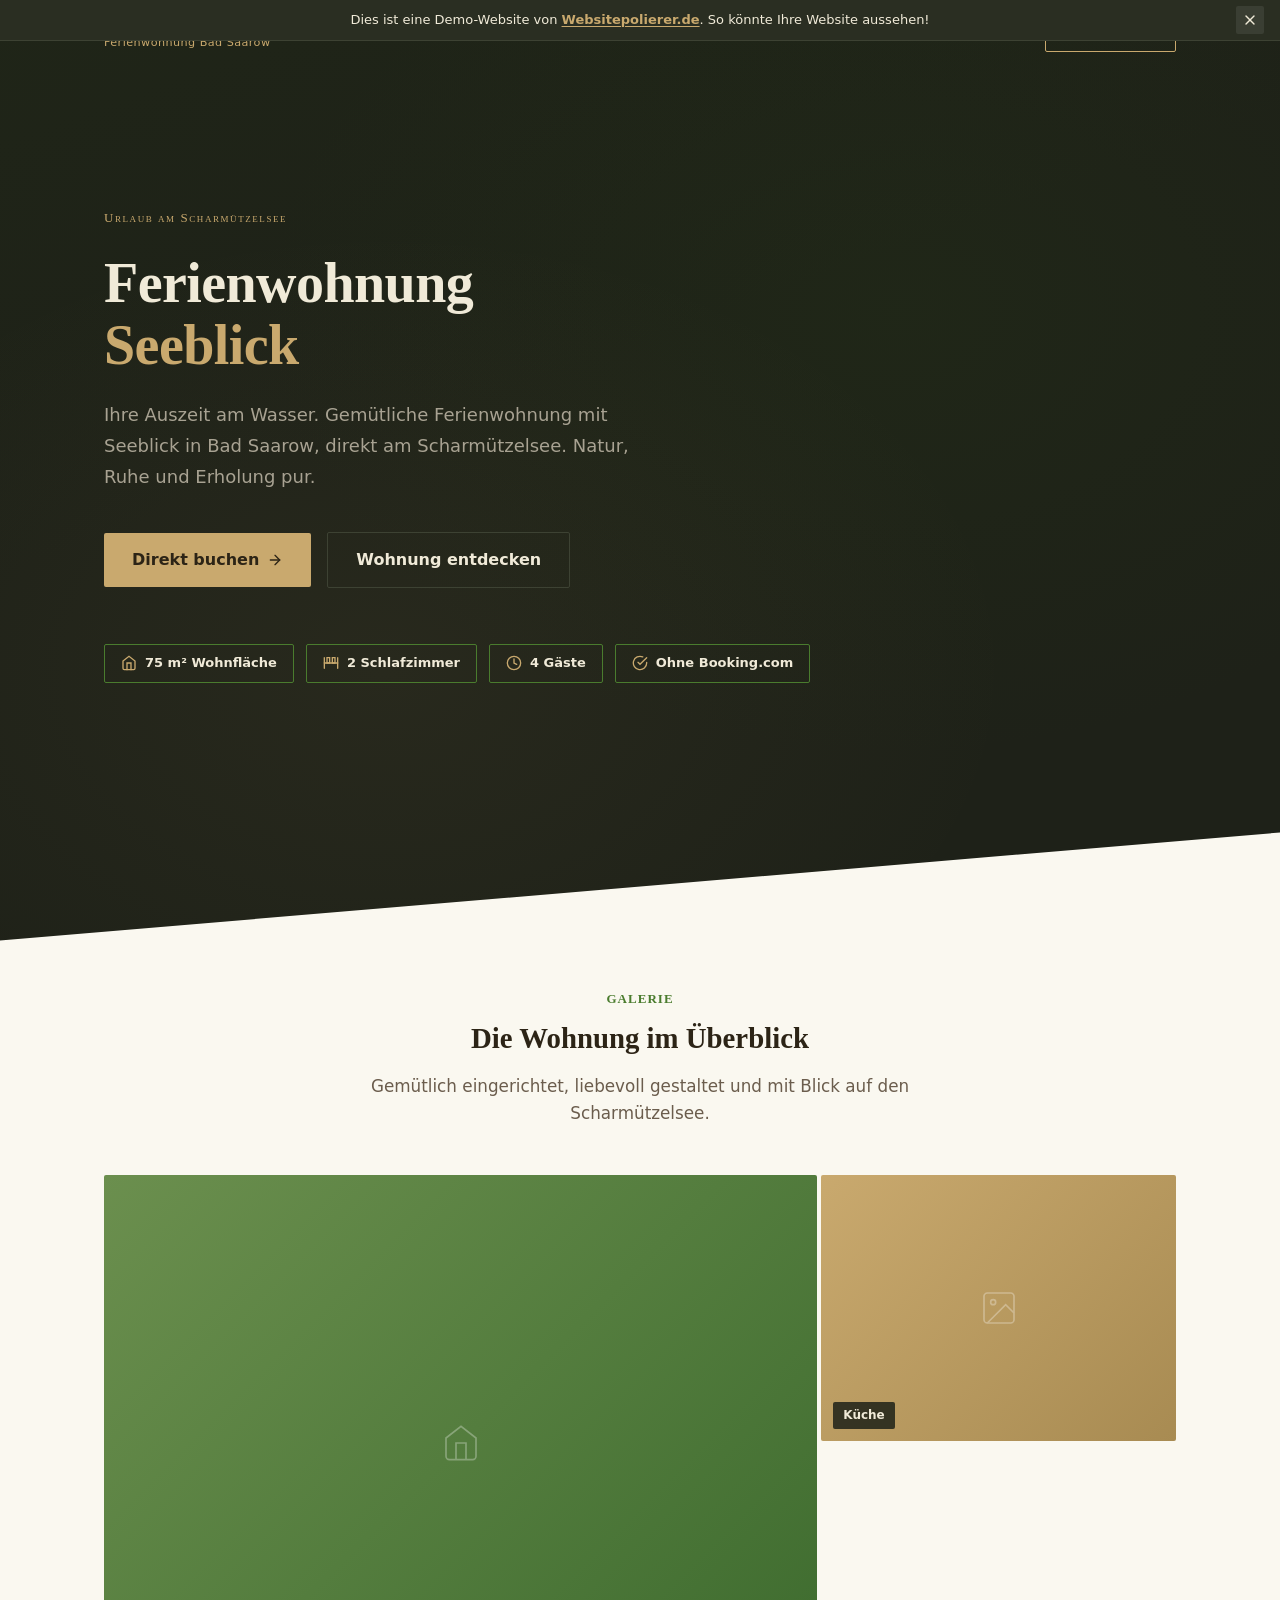
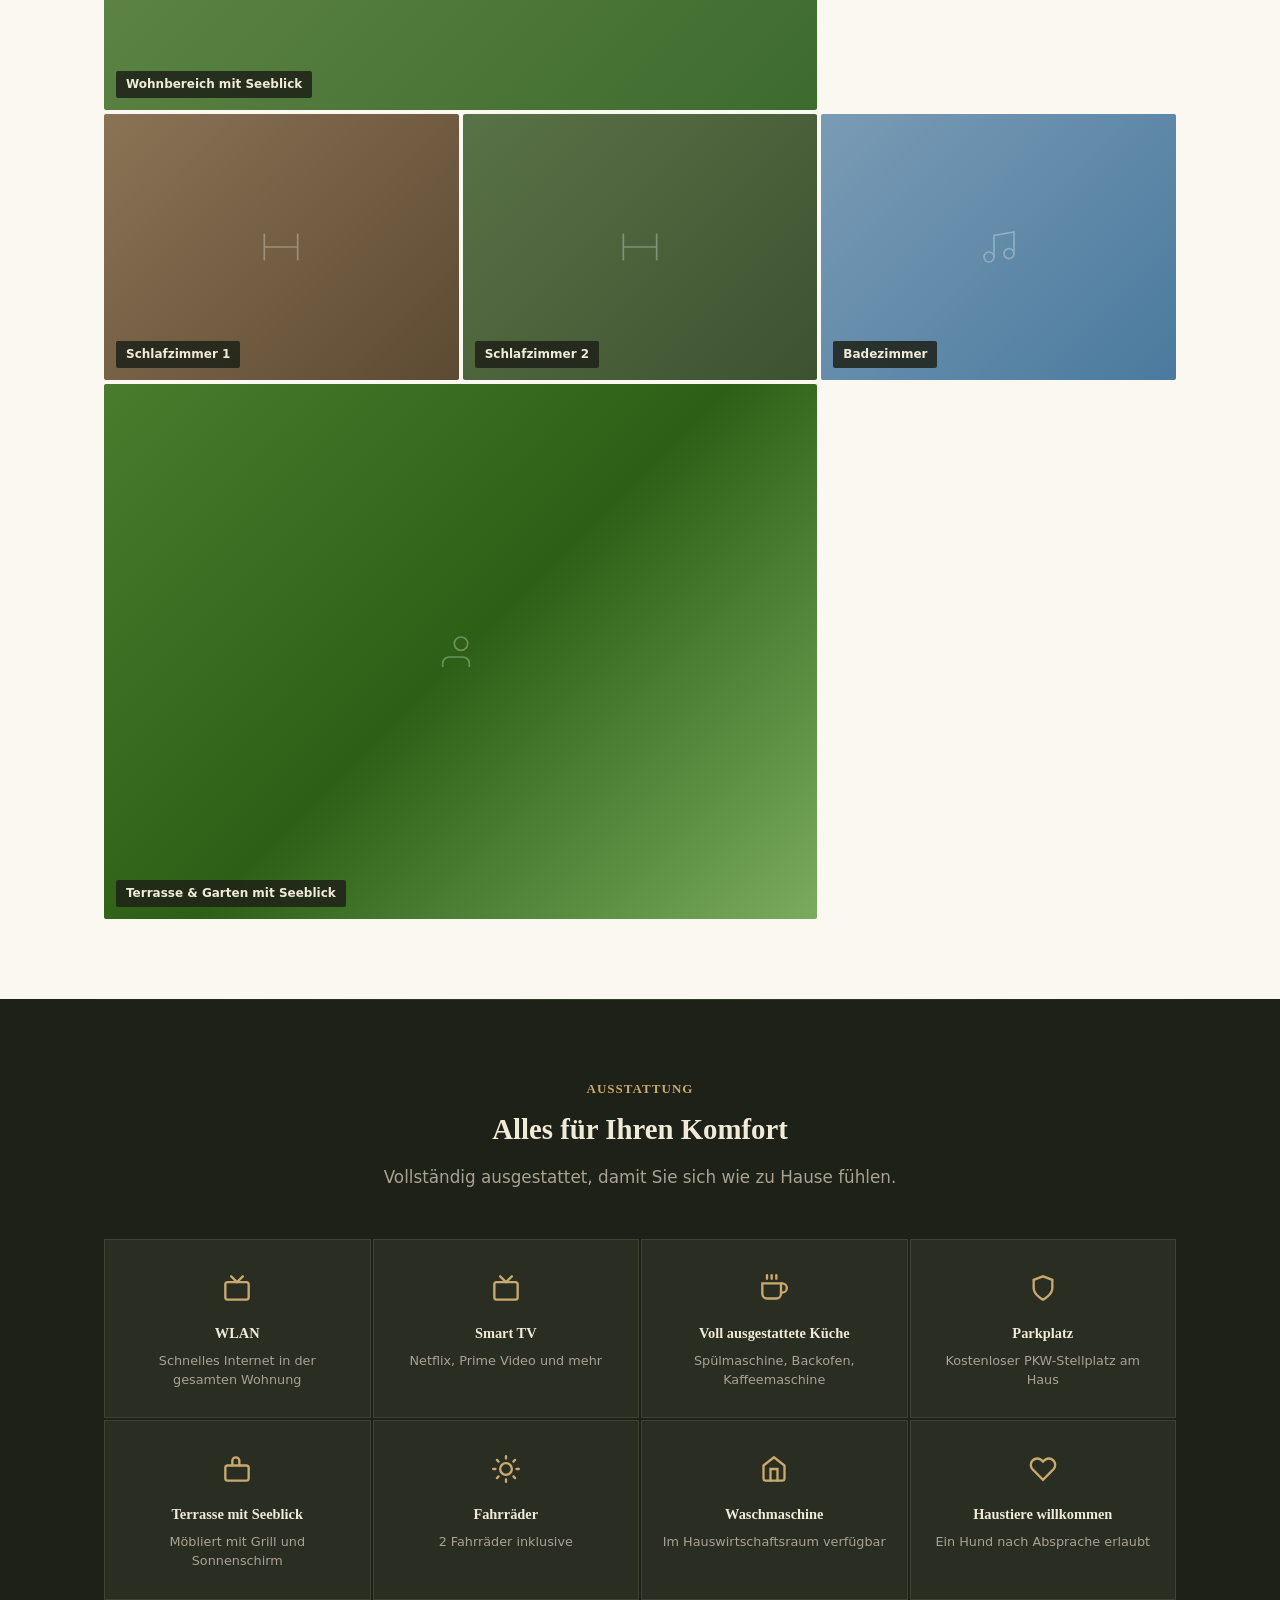
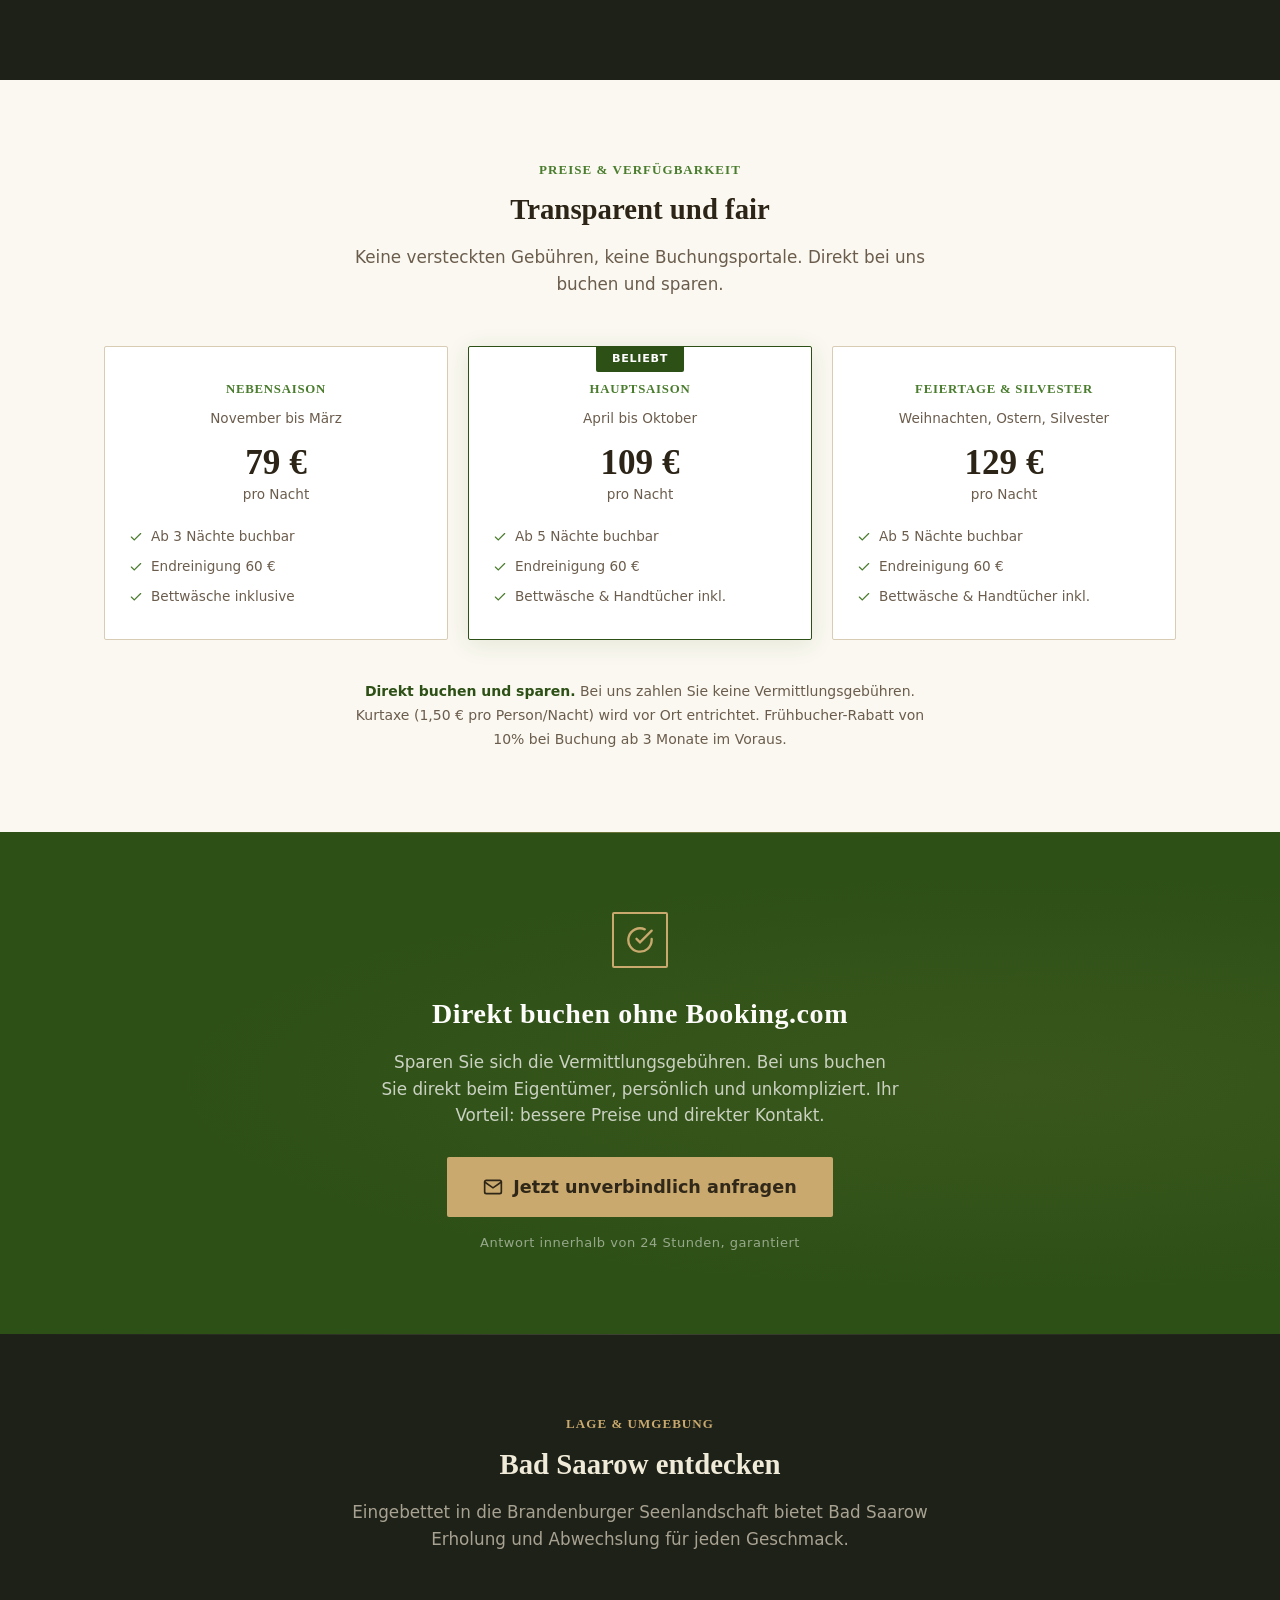
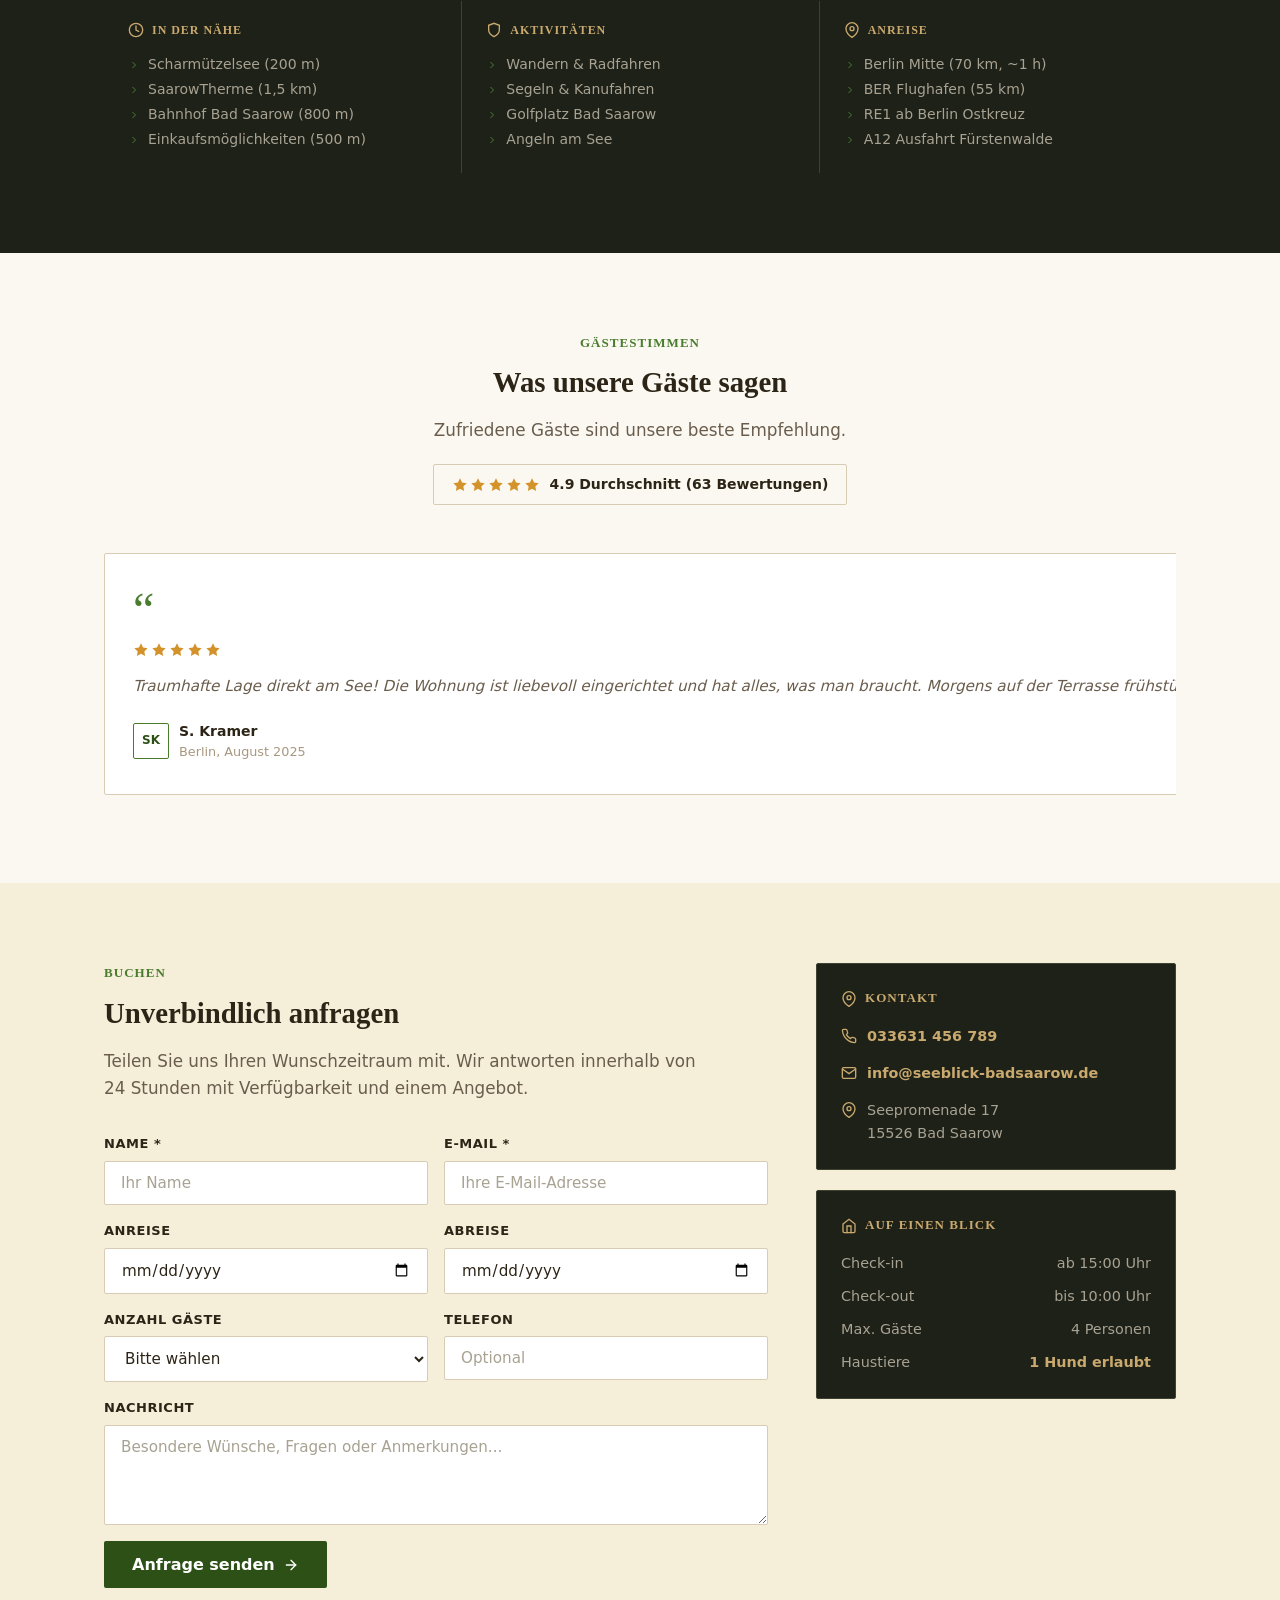
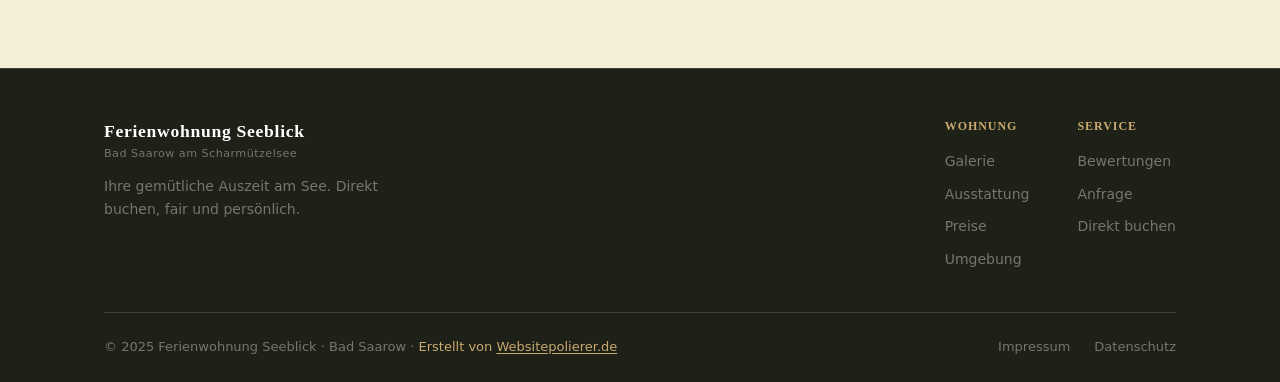
<file: website/demos/ferienwohnung.html>
<!DOCTYPE html>
<html lang="de">
<head>
  <meta charset="UTF-8">
  <meta name="viewport" content="width=device-width, initial-scale=1.0">
  <title>Ferienwohnung Seeblick | Urlaub in Bad Saarow am Scharm&uuml;tzelsee</title>
  <meta name="description" content="Ferienwohnung Seeblick in Bad Saarow, Brandenburg. Direkt am Scharm&uuml;tzelsee. 2 Schlafzimmer, Seeblick, Terrasse. Direkt buchen ohne Booking.com.">
  <meta name="robots" content="noindex, nofollow">
  <style>
    /* ========================================
       FERIENWOHNUNG SEEBLICK — Demo Website
       Warm Earth Tones / Nature Theme
       Erstellt von Websitepolierer.de
       ======================================== */

    :root {
      --forest: #2d5016;
      --forest-dark: #1e3a0e;
      --forest-light: #4a7c2e;
      --sand: #c9a96e;
      --sand-light: #e8d5a8;
      --sand-pale: #f5eed9;
      --cream: #faf8f0;
      --warm-brown: #5c4a32;
      --warm-brown-light: #8b7355;
      --text-dark: #2c2416;
      --text-medium: #6b5d4d;
      --text-light: #a89880;
      --text-on-dark: #f0ead8;
      --bg-dark: #1e2118;
      --bg-medium: #2a2e22;
      --border-dark: #3d4233;
      --border-light: #d8ccb4;
      --accent: #b8860b;
      --accent-warm: #d4922a;
      --color-star: #d4922a;
      --font-heading: Georgia, 'Times New Roman', Times, serif;
      --font-body: system-ui, -apple-system, BlinkMacSystemFont, 'Segoe UI', sans-serif;
      --transition: 0.2s ease;
    }

    *, *::before, *::after {
      margin: 0;
      padding: 0;
      box-sizing: border-box;
    }

    html {
      scroll-behavior: smooth;
      -webkit-text-size-adjust: 100%;
    }

    body {
      font-family: var(--font-body);
      font-size: 16px;
      line-height: 1.6;
      color: var(--text-dark);
      background: var(--cream);
      -webkit-font-smoothing: antialiased;
      -moz-osx-font-smoothing: grayscale;
    }

    img, svg {
      display: block;
      max-width: 100%;
    }

    a {
      color: inherit;
      text-decoration: none;
    }

    button {
      font-family: inherit;
      cursor: pointer;
      border: none;
      background: none;
    }

    input, textarea, select {
      font-family: inherit;
      font-size: inherit;
    }

    ul {
      list-style: none;
    }

    .container {
      max-width: 1120px;
      margin: 0 auto;
      padding: 0 24px;
    }

    .sr-only {
      position: absolute;
      width: 1px;
      height: 1px;
      padding: 0;
      margin: -1px;
      overflow: hidden;
      clip: rect(0, 0, 0, 0);
      white-space: nowrap;
      border-width: 0;
    }

    .section-label {
      font-family: var(--font-heading);
      font-size: 0.8125rem;
      font-weight: 700;
      letter-spacing: 0.08em;
      text-transform: uppercase;
      color: var(--forest-light);
      margin-bottom: 12px;
    }

    .section-label--light {
      color: var(--sand);
    }

    .section-title {
      font-family: var(--font-heading);
      font-size: 1.8rem;
      font-weight: 700;
      line-height: 1.25;
      margin-bottom: 16px;
    }

    .section-title--light {
      color: var(--text-on-dark);
    }

    .section-title--dark {
      color: var(--text-dark);
    }

    .section-subtitle {
      font-size: 1.05rem;
      max-width: 600px;
      line-height: 1.6;
    }

    .section-subtitle--light {
      color: #a8a292;
    }

    .section-subtitle--dark {
      color: var(--text-medium);
    }

    /* ========================================
       DEMO BANNER
       ======================================== */
    .demo-banner {
      background: var(--bg-medium);
      color: var(--text-on-dark);
      text-align: center;
      padding: 10px 24px;
      font-size: 0.8125rem;
      font-weight: 500;
      position: relative;
      z-index: 1001;
      line-height: 1.5;
      border-bottom: 1px solid var(--border-dark);
    }

    .demo-banner a {
      color: var(--sand);
      text-decoration: underline;
      text-underline-offset: 2px;
      font-weight: 600;
    }

    .demo-banner a:hover {
      color: var(--sand-light);
    }

    .demo-banner__close {
      position: absolute;
      right: 16px;
      top: 50%;
      transform: translateY(-50%);
      color: var(--text-on-dark);
      background: rgba(255, 255, 255, 0.08);
      border-radius: 2px;
      width: 28px;
      height: 28px;
      display: flex;
      align-items: center;
      justify-content: center;
      transition: background var(--transition);
    }

    .demo-banner__close:hover {
      background: rgba(255, 255, 255, 0.15);
    }

    .demo-banner.is-hidden {
      display: none;
    }

    /* ========================================
       NAVIGATION
       ======================================== */
    .nav {
      position: fixed;
      top: 0;
      left: 0;
      right: 0;
      z-index: 1000;
      background: transparent;
      transition: background var(--transition), border-color var(--transition);
      border-bottom: 1px solid transparent;
    }

    .nav--scrolled {
      background: rgba(30, 33, 24, 0.97);
      backdrop-filter: blur(8px);
      -webkit-backdrop-filter: blur(8px);
      border-bottom-color: var(--border-dark);
    }

    .nav__container {
      max-width: 1120px;
      margin: 0 auto;
      padding: 0 24px;
      display: flex;
      align-items: center;
      justify-content: space-between;
      height: 64px;
    }

    .nav__brand {
      display: flex;
      flex-direction: column;
      line-height: 1;
      color: #fff;
      white-space: nowrap;
    }

    .nav__brand-name {
      font-family: var(--font-heading);
      font-size: 1.25rem;
      font-weight: 700;
      letter-spacing: 0.04em;
    }

    .nav__brand-sub {
      font-size: 0.7rem;
      font-weight: 400;
      color: var(--sand);
      letter-spacing: 0.04em;
      margin-top: 2px;
    }

    .nav__links {
      display: flex;
      align-items: center;
      gap: 28px;
    }

    .nav__link {
      font-size: 0.9rem;
      font-weight: 500;
      color: var(--text-on-dark);
      transition: color var(--transition);
      white-space: nowrap;
    }

    .nav__link:hover {
      color: var(--sand);
    }

    .nav__cta {
      display: inline-flex;
      align-items: center;
      gap: 6px;
      color: var(--sand);
      font-size: 0.875rem;
      font-weight: 600;
      padding: 8px 18px;
      border: 1px solid var(--sand);
      border-radius: 2px;
      white-space: nowrap;
      transition: background var(--transition), color var(--transition);
    }

    .nav__cta:hover {
      background: var(--sand);
      color: var(--bg-dark);
    }

    .nav__burger {
      display: none;
      flex-direction: column;
      gap: 5px;
      width: 28px;
      padding: 4px 0;
    }

    .nav__burger span {
      display: block;
      height: 2px;
      background: var(--text-on-dark);
      transition: transform var(--transition), opacity var(--transition);
    }

    @media (max-width: 900px) {
      .nav__links {
        position: fixed;
        top: 0;
        left: -100%;
        width: 280px;
        height: 100vh;
        background: var(--bg-dark);
        flex-direction: column;
        align-items: flex-start;
        padding: 80px 32px 32px;
        gap: 0;
        border-right: 1px solid var(--border-dark);
        transition: left 0.3s ease;
        z-index: 999;
      }

      .nav__links.is-open {
        left: 0;
      }

      .nav__link {
        padding: 14px 0;
        font-size: 1rem;
        width: 100%;
        border-bottom: 1px solid var(--border-dark);
      }

      .nav__cta {
        margin-top: 16px;
        width: 100%;
        justify-content: center;
        padding: 12px 18px;
      }

      .nav__burger {
        display: flex;
        z-index: 1000;
      }

      .nav__burger.is-open span:nth-child(1) {
        transform: translateY(7px) rotate(45deg);
      }

      .nav__burger.is-open span:nth-child(2) {
        opacity: 0;
      }

      .nav__burger.is-open span:nth-child(3) {
        transform: translateY(-7px) rotate(-45deg);
      }
    }

    .nav__overlay {
      display: none;
      position: fixed;
      inset: 0;
      background: rgba(0, 0, 0, 0.6);
      z-index: 998;
    }

    .nav__overlay.is-visible {
      display: block;
    }

    /* ========================================
       HERO
       ======================================== */
    .hero {
      min-height: 100vh;
      display: flex;
      align-items: center;
      background: var(--bg-dark);
      position: relative;
      overflow: hidden;
      clip-path: polygon(0 0, 100% 0, 100% 88%, 0 100%);
      padding-bottom: 10vh;
    }

    .hero::before {
      content: '';
      position: absolute;
      top: 0;
      left: 0;
      right: 0;
      bottom: 0;
      background:
        radial-gradient(ellipse at 70% 30%, rgba(45, 80, 22, 0.12) 0%, transparent 50%),
        radial-gradient(ellipse at 30% 70%, rgba(201, 169, 110, 0.06) 0%, transparent 50%),
        linear-gradient(160deg, rgba(45, 80, 22, 0.08) 0%, transparent 40%);
      pointer-events: none;
    }

    .hero::after {
      content: '';
      position: absolute;
      bottom: 0;
      left: 0;
      right: 0;
      height: 1px;
      background: linear-gradient(90deg, transparent, var(--sand), transparent);
      opacity: 0.3;
    }

    .hero__container {
      max-width: 1120px;
      margin: 0 auto;
      padding: 0 24px;
      position: relative;
      width: 100%;
    }

    .hero__tagline {
      font-family: var(--font-heading);
      font-size: 0.8125rem;
      font-weight: 400;
      font-variant: small-caps;
      letter-spacing: 0.12em;
      color: var(--sand);
      margin-bottom: 24px;
    }

    .hero__title {
      font-family: var(--font-heading);
      font-size: 3.5rem;
      font-weight: 700;
      color: var(--text-on-dark);
      line-height: 1.1;
      margin-bottom: 24px;
      letter-spacing: -0.01em;
    }

    .hero__title-accent {
      color: var(--sand);
    }

    .hero__subtitle {
      font-size: 1.125rem;
      color: #a8a292;
      max-width: 540px;
      margin-bottom: 40px;
      line-height: 1.7;
    }

    .hero__actions {
      display: flex;
      align-items: center;
      gap: 16px;
      margin-bottom: 56px;
      flex-wrap: wrap;
    }

    .btn {
      display: inline-flex;
      align-items: center;
      justify-content: center;
      gap: 8px;
      font-weight: 600;
      border-radius: 2px;
      transition: all var(--transition);
      cursor: pointer;
      white-space: nowrap;
      text-decoration: none;
    }

    .btn--primary {
      background: var(--forest);
      color: #fff;
      padding: 14px 28px;
      font-size: 1rem;
    }

    .btn--primary:hover {
      background: var(--forest-dark);
    }

    .btn--secondary {
      background: transparent;
      color: var(--text-on-dark);
      padding: 14px 28px;
      font-size: 1rem;
      border: 1px solid var(--border-dark);
    }

    .btn--secondary:hover {
      border-color: var(--sand);
      color: var(--sand);
    }

    .btn--sand {
      background: var(--sand);
      color: var(--text-dark);
      padding: 14px 28px;
      font-size: 1rem;
    }

    .btn--sand:hover {
      background: var(--accent);
    }

    .btn--small {
      padding: 10px 20px;
      font-size: 0.9rem;
    }

    .hero__highlights {
      display: flex;
      gap: 12px;
      flex-wrap: wrap;
    }

    .hero__highlight {
      display: flex;
      align-items: center;
      gap: 8px;
      font-size: 0.8125rem;
      font-weight: 600;
      color: var(--text-on-dark);
      padding: 8px 16px;
      border: 1px solid var(--forest-light);
      border-radius: 2px;
    }

    .hero__highlight svg {
      width: 16px;
      height: 16px;
      color: var(--sand);
      flex-shrink: 0;
    }

    @media (max-width: 640px) {
      .hero {
        min-height: auto;
        padding: 120px 0 100px;
        clip-path: polygon(0 0, 100% 0, 100% 92%, 0 100%);
      }

      .hero__title {
        font-size: 2rem;
      }

      .hero__subtitle {
        font-size: 1rem;
      }

      .hero__actions {
        flex-direction: column;
        gap: 12px;
      }

      .hero__actions .btn {
        width: 100%;
      }

      .hero__highlights {
        gap: 8px;
      }

      .hero__highlight {
        font-size: 0.75rem;
        padding: 6px 12px;
      }
    }

    /* ========================================
       GALLERY
       ======================================== */
    .gallery {
      padding: 120px 0 80px;
      background: var(--cream);
      margin-top: -8vh;
    }

    .gallery__header {
      text-align: center;
      margin-bottom: 48px;
    }

    .gallery__header .section-subtitle {
      margin: 0 auto;
    }

    .gallery__grid {
      display: grid;
      grid-template-columns: repeat(3, 1fr);
      grid-template-rows: auto auto;
      gap: 4px;
    }

    .gallery__item {
      aspect-ratio: 4/3;
      border-radius: 2px;
      display: flex;
      align-items: center;
      justify-content: center;
      position: relative;
      overflow: hidden;
      transition: transform var(--transition);
    }

    .gallery__item:hover {
      transform: scale(1.02);
    }

    .gallery__item--wide {
      grid-column: span 2;
    }

    .gallery__item-label {
      position: absolute;
      bottom: 12px;
      left: 12px;
      background: rgba(30, 33, 24, 0.85);
      color: var(--text-on-dark);
      font-size: 0.75rem;
      font-weight: 600;
      padding: 4px 10px;
      border-radius: 2px;
    }

    .gallery__item svg {
      width: 40px;
      height: 40px;
      opacity: 0.3;
    }

    @media (max-width: 768px) {
      .gallery__grid {
        grid-template-columns: repeat(2, 1fr);
      }

      .gallery__item--wide {
        grid-column: span 1;
      }
    }

    @media (max-width: 480px) {
      .gallery__grid {
        grid-template-columns: 1fr;
      }
    }

    /* ========================================
       AMENITIES
       ======================================== */
    .amenities {
      padding: 80px 0;
      background: var(--bg-dark);
      position: relative;
    }

    .amenities::before {
      content: '';
      position: absolute;
      top: 0;
      left: 0;
      right: 0;
      height: 1px;
      background: linear-gradient(90deg, transparent, var(--forest-light), transparent);
      opacity: 0.4;
    }

    .amenities__header {
      text-align: center;
      margin-bottom: 48px;
    }

    .amenities__header .section-subtitle {
      margin: 0 auto;
    }

    .amenities__grid {
      display: grid;
      grid-template-columns: repeat(4, 1fr);
      gap: 2px;
    }

    .amenity-card {
      background: var(--bg-medium);
      border: 1px solid var(--border-dark);
      padding: 28px 20px;
      text-align: center;
      transition: border-color var(--transition);
    }

    .amenity-card:hover {
      border-color: var(--forest-light);
    }

    .amenity-card__icon {
      width: 40px;
      height: 40px;
      margin: 0 auto 14px;
      display: flex;
      align-items: center;
      justify-content: center;
      color: var(--sand);
    }

    .amenity-card__icon svg {
      width: 28px;
      height: 28px;
    }

    .amenity-card__title {
      font-family: var(--font-heading);
      font-size: 0.9rem;
      font-weight: 700;
      color: var(--text-on-dark);
      margin-bottom: 6px;
    }

    .amenity-card__text {
      font-size: 0.8rem;
      color: #a8a292;
      line-height: 1.5;
    }

    @media (max-width: 768px) {
      .amenities__grid {
        grid-template-columns: repeat(2, 1fr);
      }
    }

    @media (max-width: 480px) {
      .amenities__grid {
        grid-template-columns: 1fr;
      }
    }

    /* ========================================
       PRICING / AVAILABILITY
       ======================================== */
    .pricing {
      padding: 80px 0;
      background: var(--cream);
    }

    .pricing__header {
      text-align: center;
      margin-bottom: 48px;
    }

    .pricing__header .section-subtitle {
      margin: 0 auto;
    }

    .pricing__grid {
      display: grid;
      grid-template-columns: repeat(3, 1fr);
      gap: 20px;
      margin-bottom: 40px;
    }

    .pricing-card {
      background: #fff;
      border: 1px solid var(--border-light);
      border-radius: 2px;
      padding: 32px 24px;
      text-align: center;
      transition: border-color var(--transition), box-shadow var(--transition);
    }

    .pricing-card:hover {
      border-color: var(--forest-light);
    }

    .pricing-card--featured {
      border-color: var(--forest);
      position: relative;
      box-shadow: 0 4px 24px rgba(45, 80, 22, 0.1);
    }

    .pricing-card__badge {
      position: absolute;
      top: -1px;
      left: 50%;
      transform: translateX(-50%);
      background: var(--forest);
      color: #fff;
      font-size: 0.7rem;
      font-weight: 700;
      letter-spacing: 0.06em;
      text-transform: uppercase;
      padding: 4px 16px;
      border-radius: 0 0 2px 2px;
    }

    .pricing-card__season {
      font-family: var(--font-heading);
      font-size: 0.8rem;
      font-weight: 700;
      color: var(--forest-light);
      text-transform: uppercase;
      letter-spacing: 0.06em;
      margin-bottom: 8px;
    }

    .pricing-card__months {
      font-size: 0.85rem;
      color: var(--text-medium);
      margin-bottom: 16px;
    }

    .pricing-card__price {
      font-family: var(--font-heading);
      font-size: 2.2rem;
      font-weight: 700;
      color: var(--text-dark);
      line-height: 1;
      margin-bottom: 4px;
    }

    .pricing-card__unit {
      font-size: 0.85rem;
      color: var(--text-medium);
      margin-bottom: 20px;
    }

    .pricing-card__details {
      text-align: left;
    }

    .pricing-card__detail {
      display: flex;
      align-items: center;
      gap: 8px;
      font-size: 0.85rem;
      color: var(--text-medium);
      margin-bottom: 8px;
    }

    .pricing-card__detail:last-child {
      margin-bottom: 0;
    }

    .pricing-card__detail svg {
      width: 14px;
      height: 14px;
      color: var(--forest-light);
      flex-shrink: 0;
    }

    .pricing__note {
      text-align: center;
      font-size: 0.875rem;
      color: var(--text-medium);
      max-width: 600px;
      margin: 0 auto;
      line-height: 1.7;
    }

    .pricing__note strong {
      color: var(--forest);
    }

    @media (max-width: 768px) {
      .pricing__grid {
        grid-template-columns: 1fr;
        max-width: 400px;
        margin-left: auto;
        margin-right: auto;
      }
    }

    /* ========================================
       DIRECT BOOKING CTA
       ======================================== */
    .booking-cta {
      background: var(--forest);
      padding: 80px 0;
      color: #fff;
      position: relative;
      overflow: hidden;
    }

    .booking-cta::before {
      content: '';
      position: absolute;
      top: 0;
      left: 0;
      right: 0;
      height: 1px;
      background: linear-gradient(90deg, transparent, var(--sand), transparent);
      opacity: 0.4;
    }

    .booking-cta::after {
      content: '';
      position: absolute;
      top: 0;
      left: 0;
      right: 0;
      bottom: 0;
      background: radial-gradient(ellipse at 80% 50%, rgba(201, 169, 110, 0.08) 0%, transparent 60%);
      pointer-events: none;
    }

    .booking-cta__container {
      max-width: 1120px;
      margin: 0 auto;
      padding: 0 24px;
      text-align: center;
      position: relative;
    }

    .booking-cta__icon {
      width: 56px;
      height: 56px;
      border: 2px solid var(--sand);
      display: flex;
      align-items: center;
      justify-content: center;
      margin: 0 auto 24px;
      border-radius: 2px;
    }

    .booking-cta__icon svg {
      width: 28px;
      height: 28px;
      color: var(--sand);
    }

    .booking-cta__title {
      font-family: var(--font-heading);
      font-size: 1.75rem;
      font-weight: 700;
      margin-bottom: 12px;
      letter-spacing: 0.02em;
    }

    .booking-cta__text {
      font-size: 1.05rem;
      color: rgba(255, 255, 255, 0.75);
      margin-bottom: 28px;
      max-width: 520px;
      margin-left: auto;
      margin-right: auto;
      line-height: 1.6;
    }

    .booking-cta__btn {
      display: inline-flex;
      align-items: center;
      gap: 10px;
      background: var(--sand);
      color: var(--text-dark);
      font-size: 1.1rem;
      font-weight: 700;
      padding: 16px 36px;
      border-radius: 2px;
      transition: background var(--transition);
    }

    .booking-cta__btn:hover {
      background: var(--accent);
      color: #fff;
    }

    .booking-cta__btn svg {
      width: 20px;
      height: 20px;
    }

    .booking-cta__sub {
      margin-top: 16px;
      font-size: 0.8125rem;
      color: rgba(255, 255, 255, 0.5);
      font-weight: 500;
      letter-spacing: 0.04em;
    }

    @media (max-width: 640px) {
      .booking-cta {
        padding: 48px 0;
      }

      .booking-cta__title {
        font-size: 1.35rem;
      }

      .booking-cta__text {
        font-size: 0.95rem;
      }

      .booking-cta__btn {
        font-size: 1rem;
        padding: 14px 28px;
        width: 100%;
        justify-content: center;
      }
    }

    /* ========================================
       LOCATION
       ======================================== */
    .location {
      padding: 80px 0;
      background: var(--bg-dark);
      position: relative;
    }

    .location::before {
      content: '';
      position: absolute;
      top: 0;
      left: 0;
      right: 0;
      height: 1px;
      background: linear-gradient(90deg, transparent, var(--border-dark), transparent);
    }

    .location__container {
      max-width: 1120px;
      margin: 0 auto;
      padding: 0 24px;
    }

    .location__header {
      text-align: center;
      margin-bottom: 48px;
    }

    .location__header .section-subtitle {
      margin: 0 auto;
    }

    .location__grid {
      display: grid;
      grid-template-columns: repeat(3, 1fr);
      gap: 0;
    }

    .location__group {
      text-align: left;
      padding: 20px 24px;
      border-left: 1px solid var(--border-dark);
    }

    .location__group:first-child {
      border-left: none;
    }

    .location__group-title {
      font-family: var(--font-heading);
      font-size: 0.75rem;
      font-weight: 700;
      color: var(--sand);
      text-transform: uppercase;
      letter-spacing: 0.08em;
      margin-bottom: 12px;
      display: flex;
      align-items: center;
      gap: 8px;
    }

    .location__group-title svg {
      width: 16px;
      height: 16px;
    }

    .location__item {
      display: flex;
      align-items: center;
      gap: 8px;
      font-size: 0.875rem;
      color: #a8a292;
      line-height: 1.8;
    }

    .location__item svg {
      width: 12px;
      height: 12px;
      color: var(--forest-light);
      flex-shrink: 0;
    }

    @media (max-width: 640px) {
      .location__grid {
        grid-template-columns: 1fr;
        gap: 16px;
      }

      .location__group {
        border-left: none;
        border-top: 1px solid var(--border-dark);
        padding: 16px 0;
      }

      .location__group:first-child {
        border-top: none;
      }
    }

    /* ========================================
       REVIEWS
       ======================================== */
    .reviews {
      padding: 80px 0;
      background: var(--cream);
      overflow: hidden;
    }

    .reviews__header {
      text-align: center;
      margin-bottom: 48px;
    }

    .reviews__header .section-subtitle {
      margin: 0 auto;
    }

    .reviews__rating {
      display: inline-flex;
      align-items: center;
      gap: 10px;
      border: 1px solid var(--border-light);
      border-radius: 2px;
      padding: 8px 18px;
      font-size: 0.875rem;
      font-weight: 600;
      color: var(--text-dark);
      margin-top: 20px;
    }

    .reviews__stars {
      display: flex;
      gap: 2px;
      color: var(--color-star);
    }

    .reviews__stars svg {
      width: 16px;
      height: 16px;
    }

    .reviews__strip {
      display: flex;
      gap: 2px;
      overflow-x: auto;
      scroll-snap-type: x mandatory;
      -webkit-overflow-scrolling: touch;
      padding-bottom: 8px;
      scrollbar-width: thin;
      scrollbar-color: var(--border-light) transparent;
    }

    .reviews__strip::-webkit-scrollbar {
      height: 4px;
    }

    .reviews__strip::-webkit-scrollbar-track {
      background: transparent;
    }

    .reviews__strip::-webkit-scrollbar-thumb {
      background: var(--border-light);
    }

    .review-card {
      min-width: 360px;
      flex-shrink: 0;
      background: #fff;
      border: 1px solid var(--border-light);
      border-radius: 2px;
      padding: 32px 28px;
      scroll-snap-align: start;
      transition: border-color var(--transition);
    }

    .review-card:hover {
      border-color: var(--forest-light);
    }

    .review-card__quote {
      font-family: var(--font-heading);
      font-size: 3rem;
      line-height: 1;
      color: var(--forest-light);
      margin-bottom: 8px;
    }

    .review-card__stars {
      display: flex;
      gap: 2px;
      color: var(--color-star);
      margin-bottom: 16px;
    }

    .review-card__stars svg {
      width: 16px;
      height: 16px;
    }

    .review-card__text {
      font-size: 0.95rem;
      color: var(--text-medium);
      line-height: 1.7;
      margin-bottom: 20px;
      font-style: italic;
    }

    .review-card__author {
      display: flex;
      align-items: center;
      gap: 10px;
    }

    .review-card__avatar {
      width: 36px;
      height: 36px;
      border: 1px solid var(--forest-light);
      border-radius: 2px;
      display: flex;
      align-items: center;
      justify-content: center;
      font-size: 0.75rem;
      font-weight: 700;
      color: var(--forest);
      flex-shrink: 0;
    }

    .review-card__name {
      font-size: 0.875rem;
      font-weight: 600;
      color: var(--text-dark);
    }

    .review-card__meta {
      font-size: 0.8rem;
      color: var(--text-light);
    }

    @media (max-width: 480px) {
      .review-card {
        min-width: 300px;
        padding: 24px 20px;
      }
    }

    /* ========================================
       CONTACT / BOOKING FORM
       ======================================== */
    .contact {
      padding: 80px 0;
      background: var(--sand-pale);
    }

    .contact__container {
      max-width: 1120px;
      margin: 0 auto;
      padding: 0 24px;
      display: grid;
      grid-template-columns: 1fr 360px;
      gap: 48px;
      align-items: start;
    }

    .contact__form {
      display: flex;
      flex-direction: column;
      gap: 16px;
    }

    .form-group {
      display: flex;
      flex-direction: column;
      gap: 6px;
    }

    .form-group__label {
      font-size: 0.8125rem;
      font-weight: 700;
      color: var(--text-dark);
      text-transform: uppercase;
      letter-spacing: 0.04em;
    }

    .form-group__input,
    .form-group__textarea,
    .form-group__select {
      width: 100%;
      padding: 12px 16px;
      border: 1px solid var(--border-light);
      border-radius: 2px;
      font-size: 0.95rem;
      color: var(--text-dark);
      background: #fff;
      transition: border-color var(--transition);
      outline: none;
    }

    .form-group__input:focus,
    .form-group__textarea:focus,
    .form-group__select:focus {
      border-color: var(--forest);
    }

    .form-group__input::placeholder,
    .form-group__textarea::placeholder {
      color: #a8a292;
    }

    .form-group__textarea {
      resize: vertical;
      min-height: 100px;
    }

    .form-row {
      display: grid;
      grid-template-columns: 1fr 1fr;
      gap: 16px;
    }

    .contact__sidebar {
      display: flex;
      flex-direction: column;
      gap: 20px;
    }

    .contact__info-card {
      background: var(--bg-dark);
      border: 1px solid var(--border-dark);
      border-radius: 2px;
      padding: 24px;
    }

    .contact__info-title {
      font-family: var(--font-heading);
      font-size: 0.8125rem;
      font-weight: 700;
      color: var(--sand);
      margin-bottom: 16px;
      display: flex;
      align-items: center;
      gap: 8px;
      text-transform: uppercase;
      letter-spacing: 0.08em;
    }

    .contact__info-title svg {
      width: 16px;
      height: 16px;
      color: var(--sand);
    }

    .contact__info-item {
      display: flex;
      align-items: flex-start;
      gap: 10px;
      margin-bottom: 14px;
      font-size: 0.9rem;
      color: #a8a292;
    }

    .contact__info-item:last-child {
      margin-bottom: 0;
    }

    .contact__info-item svg {
      width: 16px;
      height: 16px;
      color: var(--sand);
      flex-shrink: 0;
      margin-top: 3px;
    }

    .contact__info-item a {
      color: var(--sand);
      font-weight: 600;
      transition: color var(--transition);
    }

    .contact__info-item a:hover {
      color: var(--sand-light);
    }

    .contact__quick-facts {
      background: var(--bg-dark);
      border: 1px solid var(--border-dark);
      border-radius: 2px;
      padding: 24px;
    }

    .contact__quick-title {
      font-family: var(--font-heading);
      font-size: 0.8125rem;
      font-weight: 700;
      color: var(--sand);
      margin-bottom: 16px;
      display: flex;
      align-items: center;
      gap: 8px;
      text-transform: uppercase;
      letter-spacing: 0.08em;
    }

    .contact__quick-title svg {
      width: 16px;
      height: 16px;
      color: var(--sand);
    }

    .contact__quick-row {
      display: flex;
      justify-content: space-between;
      font-size: 0.9rem;
      margin-bottom: 10px;
      color: #a8a292;
    }

    .contact__quick-row:last-child {
      margin-bottom: 0;
    }

    .contact__quick-highlight {
      color: var(--sand);
      font-weight: 700;
    }

    @media (max-width: 768px) {
      .contact__container {
        grid-template-columns: 1fr;
        gap: 32px;
      }

      .form-row {
        grid-template-columns: 1fr;
      }
    }

    /* ========================================
       FOOTER
       ======================================== */
    .footer {
      background: var(--bg-dark);
      color: #78756c;
      padding: 48px 0 24px;
      border-top: 1px solid var(--border-dark);
    }

    .footer__container {
      max-width: 1120px;
      margin: 0 auto;
      padding: 0 24px;
    }

    .footer__top {
      display: grid;
      grid-template-columns: 1fr auto auto;
      gap: 48px;
      padding-bottom: 32px;
      border-bottom: 1px solid var(--border-dark);
    }

    .footer__brand {
      display: flex;
      flex-direction: column;
      margin-bottom: 12px;
    }

    .footer__brand-name {
      font-family: var(--font-heading);
      font-size: 1.1rem;
      font-weight: 700;
      color: #fff;
      letter-spacing: 0.04em;
    }

    .footer__brand-sub {
      font-size: 0.7rem;
      color: #78756c;
      letter-spacing: 0.04em;
    }

    .footer__tagline {
      font-size: 0.875rem;
      line-height: 1.6;
      max-width: 300px;
    }

    .footer__links-title {
      font-family: var(--font-heading);
      font-size: 0.75rem;
      font-weight: 700;
      color: var(--sand);
      text-transform: uppercase;
      letter-spacing: 0.08em;
      margin-bottom: 14px;
    }

    .footer__link {
      display: block;
      font-size: 0.875rem;
      margin-bottom: 10px;
      transition: color var(--transition);
    }

    .footer__link:hover {
      color: var(--text-on-dark);
    }

    .footer__bottom {
      display: flex;
      justify-content: space-between;
      align-items: center;
      padding-top: 24px;
      font-size: 0.8125rem;
      flex-wrap: wrap;
      gap: 12px;
    }

    .footer__credit {
      color: var(--sand);
      font-weight: 500;
    }

    .footer__credit a {
      color: var(--sand);
      text-decoration: underline;
      text-underline-offset: 2px;
    }

    .footer__legal {
      display: flex;
      gap: 24px;
    }

    .footer__legal a {
      transition: color var(--transition);
    }

    .footer__legal a:hover {
      color: var(--text-on-dark);
    }

    @media (max-width: 640px) {
      .footer__top {
        grid-template-columns: 1fr;
        gap: 28px;
      }
    }

    /* ========================================
       MOBILE STICKY BOOKING BUTTON
       ======================================== */
    .mobile-cta {
      display: none;
      position: fixed;
      bottom: 0;
      left: 0;
      right: 0;
      z-index: 900;
      background: var(--forest);
      padding: 12px 24px;
      text-align: center;
    }

    .mobile-cta__link {
      display: flex;
      align-items: center;
      justify-content: center;
      gap: 8px;
      color: #fff;
      font-size: 1.05rem;
      font-weight: 700;
    }

    .mobile-cta__link svg {
      width: 20px;
      height: 20px;
    }

    @media (max-width: 768px) {
      .mobile-cta {
        display: block;
      }

      body {
        padding-bottom: 56px;
      }
    }

    /* ========================================
       ANIMATIONS
       ======================================== */
    @media (prefers-reduced-motion: no-preference) {
      .fade-in {
        opacity: 0;
        transform: translateY(16px);
        transition: opacity 0.5s ease, transform 0.5s ease;
      }

      .fade-in.is-visible {
        opacity: 1;
        transform: translateY(0);
      }
    }

    @media (prefers-reduced-motion: reduce) {
      .fade-in {
        opacity: 1;
        transform: none;
      }
    }
  </style>
</head>
<body>

  <!-- DEMO BANNER -->
  <div class="demo-banner" id="demoBanner">
    <span>Dies ist eine Demo-Website von <a href="../index.html#kontakt">Websitepolierer.de</a>. So k&ouml;nnte Ihre Website aussehen!</span>
    <button class="demo-banner__close" id="demoBannerClose" aria-label="Demo-Banner schlie&szlig;en">
      <svg width="16" height="16" viewBox="0 0 24 24" fill="none" stroke="currentColor" stroke-width="2" stroke-linecap="round"><line x1="18" y1="6" x2="6" y2="18"/><line x1="6" y1="6" x2="18" y2="18"/></svg>
    </button>
  </div>

  <!-- NAVIGATION -->
  <nav class="nav" id="nav" aria-label="Hauptnavigation">
    <div class="nav__container">
      <a href="#" class="nav__brand" aria-label="Ferienwohnung Seeblick, Startseite">
        <span class="nav__brand-name">Seeblick</span>
        <span class="nav__brand-sub">Ferienwohnung Bad Saarow</span>
      </a>

      <div class="nav__links" id="navLinks">
        <a href="#galerie" class="nav__link">Galerie</a>
        <a href="#ausstattung" class="nav__link">Ausstattung</a>
        <a href="#preise" class="nav__link">Preise</a>
        <a href="#umgebung" class="nav__link">Umgebung</a>
        <a href="#bewertungen" class="nav__link">Bewertungen</a>
        <a href="#kontakt" class="nav__cta">
          <svg width="14" height="14" viewBox="0 0 24 24" fill="none" stroke="currentColor" stroke-width="2" stroke-linecap="round"><path d="M4 4h16c1.1 0 2 .9 2 2v12c0 1.1-.9 2-2 2H4c-1.1 0-2-.9-2-2V6c0-1.1.9-2 2-2z"/><polyline points="22,6 12,13 2,6"/></svg>
          Anfragen
        </a>
      </div>

      <button class="nav__burger" id="navBurger" aria-label="Men&uuml; &ouml;ffnen" aria-expanded="false">
        <span></span>
        <span></span>
        <span></span>
      </button>
    </div>
    <div class="nav__overlay" id="navOverlay"></div>
  </nav>

  <!-- HERO -->
  <section class="hero" id="hero">
    <div class="hero__container">
      <p class="hero__tagline">Urlaub am Scharm&uuml;tzelsee</p>

      <h1 class="hero__title">
        Ferienwohnung<br>
        <span class="hero__title-accent">Seeblick</span>
      </h1>

      <p class="hero__subtitle">
        Ihre Auszeit am Wasser. Gem&uuml;tliche Ferienwohnung mit Seeblick in Bad Saarow, direkt am Scharm&uuml;tzelsee. Natur, Ruhe und Erholung pur.
      </p>

      <div class="hero__actions">
        <a href="#kontakt" class="btn btn--sand">
          Direkt buchen
          <svg width="16" height="16" viewBox="0 0 24 24" fill="none" stroke="currentColor" stroke-width="2" stroke-linecap="round"><line x1="5" y1="12" x2="19" y2="12"/><polyline points="12 5 19 12 12 19"/></svg>
        </a>
        <a href="#galerie" class="btn btn--secondary">
          Wohnung entdecken
        </a>
      </div>

      <div class="hero__highlights">
        <div class="hero__highlight">
          <svg viewBox="0 0 24 24" fill="none" stroke="currentColor" stroke-width="2" stroke-linecap="round"><path d="M3 9l9-7 9 7v11a2 2 0 01-2 2H5a2 2 0 01-2-2z"/><polyline points="9 22 9 12 15 12 15 22"/></svg>
          75 m&sup2; Wohnfl&auml;che
        </div>
        <div class="hero__highlight">
          <svg viewBox="0 0 24 24" fill="none" stroke="currentColor" stroke-width="2" stroke-linecap="round"><path d="M2 4v16"/><path d="M22 4v16"/><path d="M2 12h20"/><path d="M6 4h4v8H6z"/><path d="M14 4h4v8h-4z"/></svg>
          2 Schlafzimmer
        </div>
        <div class="hero__highlight">
          <svg viewBox="0 0 24 24" fill="none" stroke="currentColor" stroke-width="2" stroke-linecap="round"><circle cx="12" cy="12" r="10"/><polyline points="12 6 12 12 16 14"/></svg>
          4 G&auml;ste
        </div>
        <div class="hero__highlight">
          <svg viewBox="0 0 24 24" fill="none" stroke="currentColor" stroke-width="2" stroke-linecap="round"><path d="M22 11.08V12a10 10 0 11-5.93-9.14"/><polyline points="22 4 12 14.01 9 11.01"/></svg>
          Ohne Booking.com
        </div>
      </div>
    </div>
  </section>

  <!-- GALLERY -->
  <section class="gallery" id="galerie">
    <div class="container">
      <div class="gallery__header">
        <div class="section-label">Galerie</div>
        <h2 class="section-title section-title--dark">Die Wohnung im &Uuml;berblick</h2>
        <p class="section-subtitle section-subtitle--dark">Gem&uuml;tlich eingerichtet, liebevoll gestaltet und mit Blick auf den Scharm&uuml;tzelsee.</p>
      </div>

      <div class="gallery__grid">
        <div class="gallery__item gallery__item--wide fade-in" style="background: linear-gradient(135deg, #6b8f4e 0%, #3d6b2e 100%);">
          <svg viewBox="0 0 24 24" fill="none" stroke="white" stroke-width="1"><path d="M3 9l9-7 9 7v11a2 2 0 01-2 2H5a2 2 0 01-2-2z"/><polyline points="9 22 9 12 15 12 15 22"/></svg>
          <span class="gallery__item-label">Wohnbereich mit Seeblick</span>
        </div>
        <div class="gallery__item fade-in" style="background: linear-gradient(135deg, #c9a96e 0%, #a88b52 100%);">
          <svg viewBox="0 0 24 24" fill="none" stroke="white" stroke-width="1"><rect x="3" y="3" width="18" height="18" rx="2"/><circle cx="8.5" cy="8.5" r="1.5"/><polyline points="21 15 16 10 5 21"/></svg>
          <span class="gallery__item-label">K&uuml;che</span>
        </div>
        <div class="gallery__item fade-in" style="background: linear-gradient(135deg, #8b7355 0%, #5c4a32 100%);">
          <svg viewBox="0 0 24 24" fill="none" stroke="white" stroke-width="1"><path d="M2 4v16"/><path d="M22 4v16"/><path d="M2 12h20"/></svg>
          <span class="gallery__item-label">Schlafzimmer 1</span>
        </div>
        <div class="gallery__item fade-in" style="background: linear-gradient(135deg, #5a7247 0%, #3d5230 100%);">
          <svg viewBox="0 0 24 24" fill="none" stroke="white" stroke-width="1"><path d="M2 4v16"/><path d="M22 4v16"/><path d="M2 12h20"/></svg>
          <span class="gallery__item-label">Schlafzimmer 2</span>
        </div>
        <div class="gallery__item fade-in" style="background: linear-gradient(135deg, #7a9bb5 0%, #4a7a9e 100%);">
          <svg viewBox="0 0 24 24" fill="none" stroke="white" stroke-width="1"><path d="M9 18V5l12-2v13"/><circle cx="6" cy="18" r="3"/><circle cx="18" cy="16" r="3"/></svg>
          <span class="gallery__item-label">Badezimmer</span>
        </div>
        <div class="gallery__item gallery__item--wide fade-in" style="background: linear-gradient(135deg, #4a7c2e 0%, #2d6016 50%, #7aab5e 100%);">
          <svg viewBox="0 0 24 24" fill="none" stroke="white" stroke-width="1"><path d="M17 21v-2a4 4 0 00-4-4H5a4 4 0 00-4 4v2"/><circle cx="12" cy="7" r="4"/></svg>
          <span class="gallery__item-label">Terrasse &amp; Garten mit Seeblick</span>
        </div>
      </div>
    </div>
  </section>

  <!-- AMENITIES -->
  <section class="amenities" id="ausstattung">
    <div class="container">
      <div class="amenities__header">
        <div class="section-label section-label--light">Ausstattung</div>
        <h2 class="section-title section-title--light">Alles f&uuml;r Ihren Komfort</h2>
        <p class="section-subtitle section-subtitle--light" style="margin: 0 auto;">Vollst&auml;ndig ausgestattet, damit Sie sich wie zu Hause f&uuml;hlen.</p>
      </div>

      <div class="amenities__grid">
        <div class="amenity-card fade-in">
          <div class="amenity-card__icon">
            <svg viewBox="0 0 24 24" fill="none" stroke="currentColor" stroke-width="2" stroke-linecap="round"><rect x="2" y="7" width="20" height="15" rx="2"/><polyline points="17 2 12 7 7 2"/></svg>
          </div>
          <div class="amenity-card__title">WLAN</div>
          <div class="amenity-card__text">Schnelles Internet in der gesamten Wohnung</div>
        </div>
        <div class="amenity-card fade-in">
          <div class="amenity-card__icon">
            <svg viewBox="0 0 24 24" fill="none" stroke="currentColor" stroke-width="2" stroke-linecap="round"><rect x="2" y="7" width="20" height="15" rx="2"/><polyline points="17 2 12 7 7 2"/></svg>
          </div>
          <div class="amenity-card__title">Smart TV</div>
          <div class="amenity-card__text">Netflix, Prime Video und mehr</div>
        </div>
        <div class="amenity-card fade-in">
          <div class="amenity-card__icon">
            <svg viewBox="0 0 24 24" fill="none" stroke="currentColor" stroke-width="2" stroke-linecap="round"><path d="M18 8h1a4 4 0 010 8h-1"/><path d="M2 8h16v9a4 4 0 01-4 4H6a4 4 0 01-4-4V8z"/><line x1="6" y1="1" x2="6" y2="4"/><line x1="10" y1="1" x2="10" y2="4"/><line x1="14" y1="1" x2="14" y2="4"/></svg>
          </div>
          <div class="amenity-card__title">Voll ausgestattete K&uuml;che</div>
          <div class="amenity-card__text">Sp&uuml;lmaschine, Backofen, Kaffeemaschine</div>
        </div>
        <div class="amenity-card fade-in">
          <div class="amenity-card__icon">
            <svg viewBox="0 0 24 24" fill="none" stroke="currentColor" stroke-width="2" stroke-linecap="round"><path d="M12 22s8-4 8-10V5l-8-3-8 3v7c0 6 8 10 8 10z"/></svg>
          </div>
          <div class="amenity-card__title">Parkplatz</div>
          <div class="amenity-card__text">Kostenloser PKW-Stellplatz am Haus</div>
        </div>
        <div class="amenity-card fade-in">
          <div class="amenity-card__icon">
            <svg viewBox="0 0 24 24" fill="none" stroke="currentColor" stroke-width="2" stroke-linecap="round"><path d="M14 9V5a3 3 0 00-6 0v4"/><rect x="2" y="9" width="20" height="13" rx="2"/></svg>
          </div>
          <div class="amenity-card__title">Terrasse mit Seeblick</div>
          <div class="amenity-card__text">M&ouml;bliert mit Grill und Sonnenschirm</div>
        </div>
        <div class="amenity-card fade-in">
          <div class="amenity-card__icon">
            <svg viewBox="0 0 24 24" fill="none" stroke="currentColor" stroke-width="2" stroke-linecap="round"><circle cx="12" cy="12" r="5"/><line x1="12" y1="1" x2="12" y2="3"/><line x1="12" y1="21" x2="12" y2="23"/><line x1="4.22" y1="4.22" x2="5.64" y2="5.64"/><line x1="18.36" y1="18.36" x2="19.78" y2="19.78"/><line x1="1" y1="12" x2="3" y2="12"/><line x1="21" y1="12" x2="23" y2="12"/><line x1="4.22" y1="19.78" x2="5.64" y2="18.36"/><line x1="18.36" y1="5.64" x2="19.78" y2="4.22"/></svg>
          </div>
          <div class="amenity-card__title">Fahrr&auml;der</div>
          <div class="amenity-card__text">2 Fahrr&auml;der inklusive</div>
        </div>
        <div class="amenity-card fade-in">
          <div class="amenity-card__icon">
            <svg viewBox="0 0 24 24" fill="none" stroke="currentColor" stroke-width="2" stroke-linecap="round"><path d="M3 9l9-7 9 7v11a2 2 0 01-2 2H5a2 2 0 01-2-2z"/><polyline points="9 22 9 12 15 12 15 22"/></svg>
          </div>
          <div class="amenity-card__title">Waschmaschine</div>
          <div class="amenity-card__text">Im Hauswirtschaftsraum verf&uuml;gbar</div>
        </div>
        <div class="amenity-card fade-in">
          <div class="amenity-card__icon">
            <svg viewBox="0 0 24 24" fill="none" stroke="currentColor" stroke-width="2" stroke-linecap="round"><path d="M20.84 4.61a5.5 5.5 0 00-7.78 0L12 5.67l-1.06-1.06a5.5 5.5 0 00-7.78 7.78l1.06 1.06L12 21.23l7.78-7.78 1.06-1.06a5.5 5.5 0 000-7.78z"/></svg>
          </div>
          <div class="amenity-card__title">Haustiere willkommen</div>
          <div class="amenity-card__text">Ein Hund nach Absprache erlaubt</div>
        </div>
      </div>
    </div>
  </section>

  <!-- PRICING -->
  <section class="pricing" id="preise">
    <div class="container">
      <div class="pricing__header">
        <div class="section-label">Preise &amp; Verf&uuml;gbarkeit</div>
        <h2 class="section-title section-title--dark">Transparent und fair</h2>
        <p class="section-subtitle section-subtitle--dark" style="margin: 0 auto;">Keine versteckten Geb&uuml;hren, keine Buchungsportale. Direkt bei uns buchen und sparen.</p>
      </div>

      <div class="pricing__grid">
        <div class="pricing-card fade-in">
          <div class="pricing-card__season">Nebensaison</div>
          <div class="pricing-card__months">November bis M&auml;rz</div>
          <div class="pricing-card__price">79 &euro;</div>
          <div class="pricing-card__unit">pro Nacht</div>
          <div class="pricing-card__details">
            <div class="pricing-card__detail">
              <svg viewBox="0 0 24 24" fill="none" stroke="currentColor" stroke-width="2" stroke-linecap="round"><polyline points="20 6 9 17 4 12"/></svg>
              Ab 3 N&auml;chte buchbar
            </div>
            <div class="pricing-card__detail">
              <svg viewBox="0 0 24 24" fill="none" stroke="currentColor" stroke-width="2" stroke-linecap="round"><polyline points="20 6 9 17 4 12"/></svg>
              Endreinigung 60 &euro;
            </div>
            <div class="pricing-card__detail">
              <svg viewBox="0 0 24 24" fill="none" stroke="currentColor" stroke-width="2" stroke-linecap="round"><polyline points="20 6 9 17 4 12"/></svg>
              Bettwäsche inklusive
            </div>
          </div>
        </div>

        <div class="pricing-card pricing-card--featured fade-in">
          <div class="pricing-card__badge">Beliebt</div>
          <div class="pricing-card__season">Hauptsaison</div>
          <div class="pricing-card__months">April bis Oktober</div>
          <div class="pricing-card__price">109 &euro;</div>
          <div class="pricing-card__unit">pro Nacht</div>
          <div class="pricing-card__details">
            <div class="pricing-card__detail">
              <svg viewBox="0 0 24 24" fill="none" stroke="currentColor" stroke-width="2" stroke-linecap="round"><polyline points="20 6 9 17 4 12"/></svg>
              Ab 5 N&auml;chte buchbar
            </div>
            <div class="pricing-card__detail">
              <svg viewBox="0 0 24 24" fill="none" stroke="currentColor" stroke-width="2" stroke-linecap="round"><polyline points="20 6 9 17 4 12"/></svg>
              Endreinigung 60 &euro;
            </div>
            <div class="pricing-card__detail">
              <svg viewBox="0 0 24 24" fill="none" stroke="currentColor" stroke-width="2" stroke-linecap="round"><polyline points="20 6 9 17 4 12"/></svg>
              Bettw&auml;sche &amp; Handt&uuml;cher inkl.
            </div>
          </div>
        </div>

        <div class="pricing-card fade-in">
          <div class="pricing-card__season">Feiertage &amp; Silvester</div>
          <div class="pricing-card__months">Weihnachten, Ostern, Silvester</div>
          <div class="pricing-card__price">129 &euro;</div>
          <div class="pricing-card__unit">pro Nacht</div>
          <div class="pricing-card__details">
            <div class="pricing-card__detail">
              <svg viewBox="0 0 24 24" fill="none" stroke="currentColor" stroke-width="2" stroke-linecap="round"><polyline points="20 6 9 17 4 12"/></svg>
              Ab 5 N&auml;chte buchbar
            </div>
            <div class="pricing-card__detail">
              <svg viewBox="0 0 24 24" fill="none" stroke="currentColor" stroke-width="2" stroke-linecap="round"><polyline points="20 6 9 17 4 12"/></svg>
              Endreinigung 60 &euro;
            </div>
            <div class="pricing-card__detail">
              <svg viewBox="0 0 24 24" fill="none" stroke="currentColor" stroke-width="2" stroke-linecap="round"><polyline points="20 6 9 17 4 12"/></svg>
              Bettw&auml;sche &amp; Handt&uuml;cher inkl.
            </div>
          </div>
        </div>
      </div>

      <p class="pricing__note">
        <strong>Direkt buchen und sparen.</strong> Bei uns zahlen Sie keine Vermittlungsgeb&uuml;hren. Kurtaxe (1,50 &euro; pro Person/Nacht) wird vor Ort entrichtet. Fr&uuml;hbucher-Rabatt von 10% bei Buchung ab 3 Monate im Voraus.
      </p>
    </div>
  </section>

  <!-- DIRECT BOOKING CTA -->
  <section class="booking-cta" id="direkt-buchen">
    <div class="booking-cta__container">
      <div class="booking-cta__icon">
        <svg viewBox="0 0 24 24" fill="none" stroke="currentColor" stroke-width="2" stroke-linecap="round"><path d="M22 11.08V12a10 10 0 11-5.93-9.14"/><polyline points="22 4 12 14.01 9 11.01"/></svg>
      </div>
      <h2 class="booking-cta__title">Direkt buchen ohne Booking.com</h2>
      <p class="booking-cta__text">Sparen Sie sich die Vermittlungsgeb&uuml;hren. Bei uns buchen Sie direkt beim Eigent&uuml;mer, pers&ouml;nlich und unkompliziert. Ihr Vorteil: bessere Preise und direkter Kontakt.</p>
      <a href="#kontakt" class="booking-cta__btn">
        <svg viewBox="0 0 24 24" fill="none" stroke="currentColor" stroke-width="2" stroke-linecap="round"><path d="M4 4h16c1.1 0 2 .9 2 2v12c0 1.1-.9 2-2 2H4c-1.1 0-2-.9-2-2V6c0-1.1.9-2 2-2z"/><polyline points="22,6 12,13 2,6"/></svg>
        Jetzt unverbindlich anfragen
      </a>
      <p class="booking-cta__sub">Antwort innerhalb von 24 Stunden, garantiert</p>
    </div>
  </section>

  <!-- LOCATION -->
  <section class="location" id="umgebung">
    <div class="location__container">
      <div class="location__header">
        <div class="section-label section-label--light">Lage &amp; Umgebung</div>
        <h2 class="section-title section-title--light">Bad Saarow entdecken</h2>
        <p class="section-subtitle section-subtitle--light" style="margin: 0 auto;">Eingebettet in die Brandenburger Seenlandschaft bietet Bad Saarow Erholung und Abwechslung f&uuml;r jeden Geschmack.</p>
      </div>

      <div class="location__grid">
        <div class="location__group fade-in">
          <div class="location__group-title">
            <svg viewBox="0 0 24 24" fill="none" stroke="currentColor" stroke-width="2" stroke-linecap="round"><circle cx="12" cy="12" r="10"/><polyline points="12 6 12 12 16 14"/></svg>
            In der N&auml;he
          </div>
          <div class="location__item">
            <svg viewBox="0 0 24 24" fill="none" stroke="currentColor" stroke-width="2"><polyline points="9 18 15 12 9 6"/></svg>
            Scharm&uuml;tzelsee (200 m)
          </div>
          <div class="location__item">
            <svg viewBox="0 0 24 24" fill="none" stroke="currentColor" stroke-width="2"><polyline points="9 18 15 12 9 6"/></svg>
            SaarowTherme (1,5 km)
          </div>
          <div class="location__item">
            <svg viewBox="0 0 24 24" fill="none" stroke="currentColor" stroke-width="2"><polyline points="9 18 15 12 9 6"/></svg>
            Bahnhof Bad Saarow (800 m)
          </div>
          <div class="location__item">
            <svg viewBox="0 0 24 24" fill="none" stroke="currentColor" stroke-width="2"><polyline points="9 18 15 12 9 6"/></svg>
            Einkaufsm&ouml;glichkeiten (500 m)
          </div>
        </div>
        <div class="location__group fade-in">
          <div class="location__group-title">
            <svg viewBox="0 0 24 24" fill="none" stroke="currentColor" stroke-width="2" stroke-linecap="round"><path d="M12 22s8-4 8-10V5l-8-3-8 3v7c0 6 8 10 8 10z"/></svg>
            Aktivit&auml;ten
          </div>
          <div class="location__item">
            <svg viewBox="0 0 24 24" fill="none" stroke="currentColor" stroke-width="2"><polyline points="9 18 15 12 9 6"/></svg>
            Wandern &amp; Radfahren
          </div>
          <div class="location__item">
            <svg viewBox="0 0 24 24" fill="none" stroke="currentColor" stroke-width="2"><polyline points="9 18 15 12 9 6"/></svg>
            Segeln &amp; Kanufahren
          </div>
          <div class="location__item">
            <svg viewBox="0 0 24 24" fill="none" stroke="currentColor" stroke-width="2"><polyline points="9 18 15 12 9 6"/></svg>
            Golfplatz Bad Saarow
          </div>
          <div class="location__item">
            <svg viewBox="0 0 24 24" fill="none" stroke="currentColor" stroke-width="2"><polyline points="9 18 15 12 9 6"/></svg>
            Angeln am See
          </div>
        </div>
        <div class="location__group fade-in">
          <div class="location__group-title">
            <svg viewBox="0 0 24 24" fill="none" stroke="currentColor" stroke-width="2" stroke-linecap="round"><path d="M21 10c0 7-9 13-9 13s-9-6-9-13a9 9 0 0118 0z"/><circle cx="12" cy="10" r="3"/></svg>
            Anreise
          </div>
          <div class="location__item">
            <svg viewBox="0 0 24 24" fill="none" stroke="currentColor" stroke-width="2"><polyline points="9 18 15 12 9 6"/></svg>
            Berlin Mitte (70 km, ~1 h)
          </div>
          <div class="location__item">
            <svg viewBox="0 0 24 24" fill="none" stroke="currentColor" stroke-width="2"><polyline points="9 18 15 12 9 6"/></svg>
            BER Flughafen (55 km)
          </div>
          <div class="location__item">
            <svg viewBox="0 0 24 24" fill="none" stroke="currentColor" stroke-width="2"><polyline points="9 18 15 12 9 6"/></svg>
            RE1 ab Berlin Ostkreuz
          </div>
          <div class="location__item">
            <svg viewBox="0 0 24 24" fill="none" stroke="currentColor" stroke-width="2"><polyline points="9 18 15 12 9 6"/></svg>
            A12 Ausfahrt F&uuml;rstenwalde
          </div>
        </div>
      </div>
    </div>
  </section>

  <!-- REVIEWS -->
  <section class="reviews" id="bewertungen">
    <div class="container">
      <div class="reviews__header">
        <div class="section-label">G&auml;stestimmen</div>
        <h2 class="section-title section-title--dark">Was unsere G&auml;ste sagen</h2>
        <p class="section-subtitle section-subtitle--dark" style="margin: 0 auto;">Zufriedene G&auml;ste sind unsere beste Empfehlung.</p>

        <div class="reviews__rating">
          <div class="reviews__stars">
            <svg viewBox="0 0 24 24" fill="currentColor"><path d="M12 2l3.09 6.26L22 9.27l-5 4.87 1.18 6.88L12 17.77l-6.18 3.25L7 14.14 2 9.27l6.91-1.01L12 2z"/></svg>
            <svg viewBox="0 0 24 24" fill="currentColor"><path d="M12 2l3.09 6.26L22 9.27l-5 4.87 1.18 6.88L12 17.77l-6.18 3.25L7 14.14 2 9.27l6.91-1.01L12 2z"/></svg>
            <svg viewBox="0 0 24 24" fill="currentColor"><path d="M12 2l3.09 6.26L22 9.27l-5 4.87 1.18 6.88L12 17.77l-6.18 3.25L7 14.14 2 9.27l6.91-1.01L12 2z"/></svg>
            <svg viewBox="0 0 24 24" fill="currentColor"><path d="M12 2l3.09 6.26L22 9.27l-5 4.87 1.18 6.88L12 17.77l-6.18 3.25L7 14.14 2 9.27l6.91-1.01L12 2z"/></svg>
            <svg viewBox="0 0 24 24" fill="currentColor"><path d="M12 2l3.09 6.26L22 9.27l-5 4.87 1.18 6.88L12 17.77l-6.18 3.25L7 14.14 2 9.27l6.91-1.01L12 2z"/></svg>
          </div>
          <span>4.9 Durchschnitt (63 Bewertungen)</span>
        </div>
      </div>

      <div class="reviews__strip">
        <div class="review-card fade-in">
          <div class="review-card__quote">&ldquo;</div>
          <div class="review-card__stars">
            <svg viewBox="0 0 24 24" fill="currentColor"><path d="M12 2l3.09 6.26L22 9.27l-5 4.87 1.18 6.88L12 17.77l-6.18 3.25L7 14.14 2 9.27l6.91-1.01L12 2z"/></svg>
            <svg viewBox="0 0 24 24" fill="currentColor"><path d="M12 2l3.09 6.26L22 9.27l-5 4.87 1.18 6.88L12 17.77l-6.18 3.25L7 14.14 2 9.27l6.91-1.01L12 2z"/></svg>
            <svg viewBox="0 0 24 24" fill="currentColor"><path d="M12 2l3.09 6.26L22 9.27l-5 4.87 1.18 6.88L12 17.77l-6.18 3.25L7 14.14 2 9.27l6.91-1.01L12 2z"/></svg>
            <svg viewBox="0 0 24 24" fill="currentColor"><path d="M12 2l3.09 6.26L22 9.27l-5 4.87 1.18 6.88L12 17.77l-6.18 3.25L7 14.14 2 9.27l6.91-1.01L12 2z"/></svg>
            <svg viewBox="0 0 24 24" fill="currentColor"><path d="M12 2l3.09 6.26L22 9.27l-5 4.87 1.18 6.88L12 17.77l-6.18 3.25L7 14.14 2 9.27l6.91-1.01L12 2z"/></svg>
          </div>
          <p class="review-card__text">Traumhafte Lage direkt am See! Die Wohnung ist liebevoll eingerichtet und hat alles, was man braucht. Morgens auf der Terrasse fr&uuml;hst&uuml;cken mit Blick auf den See war das Highlight unseres Urlaubs.</p>
          <div class="review-card__author">
            <div class="review-card__avatar">SK</div>
            <div>
              <div class="review-card__name">S. Kramer</div>
              <div class="review-card__meta">Berlin, August 2025</div>
            </div>
          </div>
        </div>

        <div class="review-card fade-in">
          <div class="review-card__quote">&ldquo;</div>
          <div class="review-card__stars">
            <svg viewBox="0 0 24 24" fill="currentColor"><path d="M12 2l3.09 6.26L22 9.27l-5 4.87 1.18 6.88L12 17.77l-6.18 3.25L7 14.14 2 9.27l6.91-1.01L12 2z"/></svg>
            <svg viewBox="0 0 24 24" fill="currentColor"><path d="M12 2l3.09 6.26L22 9.27l-5 4.87 1.18 6.88L12 17.77l-6.18 3.25L7 14.14 2 9.27l6.91-1.01L12 2z"/></svg>
            <svg viewBox="0 0 24 24" fill="currentColor"><path d="M12 2l3.09 6.26L22 9.27l-5 4.87 1.18 6.88L12 17.77l-6.18 3.25L7 14.14 2 9.27l6.91-1.01L12 2z"/></svg>
            <svg viewBox="0 0 24 24" fill="currentColor"><path d="M12 2l3.09 6.26L22 9.27l-5 4.87 1.18 6.88L12 17.77l-6.18 3.25L7 14.14 2 9.27l6.91-1.01L12 2z"/></svg>
            <svg viewBox="0 0 24 24" fill="currentColor"><path d="M12 2l3.09 6.26L22 9.27l-5 4.87 1.18 6.88L12 17.77l-6.18 3.25L7 14.14 2 9.27l6.91-1.01L12 2z"/></svg>
          </div>
          <p class="review-card__text">Wir kommen jetzt zum dritten Mal und es f&uuml;hlt sich jedes Mal wie nach Hause kommen an. Die Gastgeber sind super nett, der Hund durfte mit und die Therme ist gleich um die Ecke. Perfekt!</p>
          <div class="review-card__author">
            <div class="review-card__avatar">MW</div>
            <div>
              <div class="review-card__name">M. Wagner</div>
              <div class="review-card__meta">Leipzig, Juni 2025</div>
            </div>
          </div>
        </div>

        <div class="review-card fade-in">
          <div class="review-card__quote">&ldquo;</div>
          <div class="review-card__stars">
            <svg viewBox="0 0 24 24" fill="currentColor"><path d="M12 2l3.09 6.26L22 9.27l-5 4.87 1.18 6.88L12 17.77l-6.18 3.25L7 14.14 2 9.27l6.91-1.01L12 2z"/></svg>
            <svg viewBox="0 0 24 24" fill="currentColor"><path d="M12 2l3.09 6.26L22 9.27l-5 4.87 1.18 6.88L12 17.77l-6.18 3.25L7 14.14 2 9.27l6.91-1.01L12 2z"/></svg>
            <svg viewBox="0 0 24 24" fill="currentColor"><path d="M12 2l3.09 6.26L22 9.27l-5 4.87 1.18 6.88L12 17.77l-6.18 3.25L7 14.14 2 9.27l6.91-1.01L12 2z"/></svg>
            <svg viewBox="0 0 24 24" fill="currentColor"><path d="M12 2l3.09 6.26L22 9.27l-5 4.87 1.18 6.88L12 17.77l-6.18 3.25L7 14.14 2 9.27l6.91-1.01L12 2z"/></svg>
            <svg viewBox="0 0 24 24" fill="currentColor"><path d="M12 2l3.09 6.26L22 9.27l-5 4.87 1.18 6.88L12 17.77l-6.18 3.25L7 14.14 2 9.27l6.91-1.01L12 2z"/></svg>
          </div>
          <p class="review-card__text">Super saubere Wohnung, tolle Ausstattung und die Kommunikation war einwandfrei. Die Fahrr&auml;der waren Gold wert, damit haben wir die ganze Gegend erkundet. Klare Empfehlung!</p>
          <div class="review-card__author">
            <div class="review-card__avatar">TH</div>
            <div>
              <div class="review-card__name">T. Hoffmann</div>
              <div class="review-card__meta">Dresden, Oktober 2025</div>
            </div>
          </div>
        </div>
      </div>
    </div>
  </section>

  <!-- CONTACT -->
  <section class="contact" id="kontakt">
    <div class="contact__container">
      <div class="contact__form-section">
        <div class="section-label">Buchen</div>
        <h2 class="section-title section-title--dark">Unverbindlich anfragen</h2>
        <p class="section-subtitle section-subtitle--dark" style="margin-bottom: 32px;">Teilen Sie uns Ihren Wunschzeitraum mit. Wir antworten innerhalb von 24 Stunden mit Verf&uuml;gbarkeit und einem Angebot.</p>

        <form class="contact__form" onsubmit="event.preventDefault(); alert('Dies ist eine Demo-Website. In der fertigen Version wird Ihre Anfrage direkt versendet.');">
          <div class="form-row">
            <div class="form-group">
              <label class="form-group__label" for="contact-name">Name *</label>
              <input class="form-group__input" type="text" id="contact-name" name="name" placeholder="Ihr Name" required>
            </div>
            <div class="form-group">
              <label class="form-group__label" for="contact-email">E-Mail *</label>
              <input class="form-group__input" type="email" id="contact-email" name="email" placeholder="Ihre E-Mail-Adresse" required>
            </div>
          </div>
          <div class="form-row">
            <div class="form-group">
              <label class="form-group__label" for="contact-checkin">Anreise</label>
              <input class="form-group__input" type="date" id="contact-checkin" name="checkin">
            </div>
            <div class="form-group">
              <label class="form-group__label" for="contact-checkout">Abreise</label>
              <input class="form-group__input" type="date" id="contact-checkout" name="checkout">
            </div>
          </div>
          <div class="form-row">
            <div class="form-group">
              <label class="form-group__label" for="contact-guests">Anzahl G&auml;ste</label>
              <select class="form-group__select" id="contact-guests" name="guests">
                <option value="">Bitte w&auml;hlen</option>
                <option value="1">1 Person</option>
                <option value="2">2 Personen</option>
                <option value="3">3 Personen</option>
                <option value="4">4 Personen</option>
              </select>
            </div>
            <div class="form-group">
              <label class="form-group__label" for="contact-phone">Telefon</label>
              <input class="form-group__input" type="tel" id="contact-phone" name="phone" placeholder="Optional">
            </div>
          </div>
          <div class="form-group">
            <label class="form-group__label" for="contact-message">Nachricht</label>
            <textarea class="form-group__textarea" id="contact-message" name="message" placeholder="Besondere W&uuml;nsche, Fragen oder Anmerkungen..."></textarea>
          </div>
          <button type="submit" class="btn btn--primary" style="align-self: flex-start;">
            Anfrage senden
            <svg width="16" height="16" viewBox="0 0 24 24" fill="none" stroke="currentColor" stroke-width="2" stroke-linecap="round"><line x1="5" y1="12" x2="19" y2="12"/><polyline points="12 5 19 12 12 19"/></svg>
          </button>
        </form>
      </div>

      <div class="contact__sidebar">
        <div class="contact__info-card">
          <h3 class="contact__info-title">
            <svg viewBox="0 0 24 24" fill="none" stroke="currentColor" stroke-width="2" stroke-linecap="round"><path d="M21 10c0 7-9 13-9 13s-9-6-9-13a9 9 0 0118 0z"/><circle cx="12" cy="10" r="3"/></svg>
            Kontakt
          </h3>
          <div class="contact__info-item">
            <svg viewBox="0 0 24 24" fill="none" stroke="currentColor" stroke-width="2" stroke-linecap="round"><path d="M22 16.92v3a2 2 0 01-2.18 2 19.79 19.79 0 01-8.63-3.07 19.5 19.5 0 01-6-6 19.79 19.79 0 01-3.07-8.67A2 2 0 014.11 2h3a2 2 0 012 1.72 12.84 12.84 0 00.7 2.81 2 2 0 01-.45 2.11L8.09 9.91a16 16 0 006 6l1.27-1.27a2 2 0 012.11-.45 12.84 12.84 0 002.81.7A2 2 0 0122 16.92z"/></svg>
            <div>
              <a href="tel:+4933631456789">033631 456 789</a>
            </div>
          </div>
          <div class="contact__info-item">
            <svg viewBox="0 0 24 24" fill="none" stroke="currentColor" stroke-width="2" stroke-linecap="round"><path d="M4 4h16c1.1 0 2 .9 2 2v12c0 1.1-.9 2-2 2H4c-1.1 0-2-.9-2-2V6c0-1.1.9-2 2-2z"/><polyline points="22,6 12,13 2,6"/></svg>
            <div>
              <a href="mailto:info@seeblick-badsaarow.de">info@seeblick-badsaarow.de</a>
            </div>
          </div>
          <div class="contact__info-item">
            <svg viewBox="0 0 24 24" fill="none" stroke="currentColor" stroke-width="2" stroke-linecap="round"><path d="M21 10c0 7-9 13-9 13s-9-6-9-13a9 9 0 0118 0z"/><circle cx="12" cy="10" r="3"/></svg>
            <div>
              Seepromenade 17<br>
              15526 Bad Saarow
            </div>
          </div>
        </div>

        <div class="contact__quick-facts">
          <h3 class="contact__quick-title">
            <svg viewBox="0 0 24 24" fill="none" stroke="currentColor" stroke-width="2" stroke-linecap="round"><path d="M3 9l9-7 9 7v11a2 2 0 01-2 2H5a2 2 0 01-2-2z"/><polyline points="9 22 9 12 15 12 15 22"/></svg>
            Auf einen Blick
          </h3>
          <div class="contact__quick-row">
            <span>Check-in</span>
            <span>ab 15:00 Uhr</span>
          </div>
          <div class="contact__quick-row">
            <span>Check-out</span>
            <span>bis 10:00 Uhr</span>
          </div>
          <div class="contact__quick-row">
            <span>Max. G&auml;ste</span>
            <span>4 Personen</span>
          </div>
          <div class="contact__quick-row">
            <span>Haustiere</span>
            <span class="contact__quick-highlight">1 Hund erlaubt</span>
          </div>
        </div>
      </div>
    </div>
  </section>

  <!-- FOOTER -->
  <footer class="footer">
    <div class="footer__container">
      <div class="footer__top">
        <div>
          <div class="footer__brand">
            <span class="footer__brand-name">Ferienwohnung Seeblick</span>
            <span class="footer__brand-sub">Bad Saarow am Scharm&uuml;tzelsee</span>
          </div>
          <p class="footer__tagline">Ihre gem&uuml;tliche Auszeit am See. Direkt buchen, fair und pers&ouml;nlich.</p>
        </div>

        <div>
          <h4 class="footer__links-title">Wohnung</h4>
          <a href="#galerie" class="footer__link">Galerie</a>
          <a href="#ausstattung" class="footer__link">Ausstattung</a>
          <a href="#preise" class="footer__link">Preise</a>
          <a href="#umgebung" class="footer__link">Umgebung</a>
        </div>

        <div>
          <h4 class="footer__links-title">Service</h4>
          <a href="#bewertungen" class="footer__link">Bewertungen</a>
          <a href="#kontakt" class="footer__link">Anfrage</a>
          <a href="#direkt-buchen" class="footer__link">Direkt buchen</a>
        </div>
      </div>

      <div class="footer__bottom">
        <span>&copy; 2025 Ferienwohnung Seeblick &middot; Bad Saarow &middot; <span class="footer__credit">Erstellt von <a href="https://websitepolierer.de">Websitepolierer.de</a></span></span>
        <div class="footer__legal">
          <a href="#">Impressum</a>
          <a href="#">Datenschutz</a>
        </div>
      </div>
    </div>
  </footer>

  <!-- MOBILE STICKY BOOKING BUTTON -->
  <div class="mobile-cta" id="mobileCta">
    <a href="#kontakt" class="mobile-cta__link">
      <svg viewBox="0 0 24 24" fill="none" stroke="currentColor" stroke-width="2.5" stroke-linecap="round"><path d="M4 4h16c1.1 0 2 .9 2 2v12c0 1.1-.9 2-2 2H4c-1.1 0-2-.9-2-2V6c0-1.1.9-2 2-2z"/><polyline points="22,6 12,13 2,6"/></svg>
      Jetzt direkt anfragen
    </a>
  </div>

  <!-- SCRIPTS -->
  <script>
    (function() {
      'use strict';

      // Demo Banner Dismiss
      var demoBanner = document.getElementById('demoBanner');
      var demoBannerClose = document.getElementById('demoBannerClose');
      if (demoBannerClose) {
        demoBannerClose.addEventListener('click', function() {
          demoBanner.classList.add('is-hidden');
        });
      }

      // Mobile Navigation
      var burger = document.getElementById('navBurger');
      var navLinks = document.getElementById('navLinks');
      var overlay = document.getElementById('navOverlay');

      function toggleNav() {
        var isOpen = navLinks.classList.toggle('is-open');
        burger.classList.toggle('is-open');
        overlay.classList.toggle('is-visible');
        burger.setAttribute('aria-expanded', isOpen);
        document.body.style.overflow = isOpen ? 'hidden' : '';
      }

      function closeNav() {
        navLinks.classList.remove('is-open');
        burger.classList.remove('is-open');
        overlay.classList.remove('is-visible');
        burger.setAttribute('aria-expanded', 'false');
        document.body.style.overflow = '';
      }

      burger.addEventListener('click', toggleNav);
      overlay.addEventListener('click', closeNav);

      var links = navLinks.querySelectorAll('.nav__link');
      links.forEach(function(link) {
        link.addEventListener('click', closeNav);
      });

      // Nav background on scroll
      var nav = document.getElementById('nav');
      window.addEventListener('scroll', function() {
        if (window.scrollY > 10) {
          nav.classList.add('nav--scrolled');
        } else {
          nav.classList.remove('nav--scrolled');
        }
      }, { passive: true });

      // Scroll-triggered fade-in
      var fadeElements = document.querySelectorAll('.fade-in');

      if ('IntersectionObserver' in window) {
        var observer = new IntersectionObserver(function(entries) {
          entries.forEach(function(entry) {
            if (entry.isIntersecting) {
              entry.target.classList.add('is-visible');
              observer.unobserve(entry.target);
            }
          });
        }, {
          threshold: 0.1,
          rootMargin: '0px 0px -40px 0px'
        });

        fadeElements.forEach(function(el) {
          observer.observe(el);
        });
      } else {
        fadeElements.forEach(function(el) {
          el.classList.add('is-visible');
        });
      }
    })();
  </script>

</body>
</html>
</file>
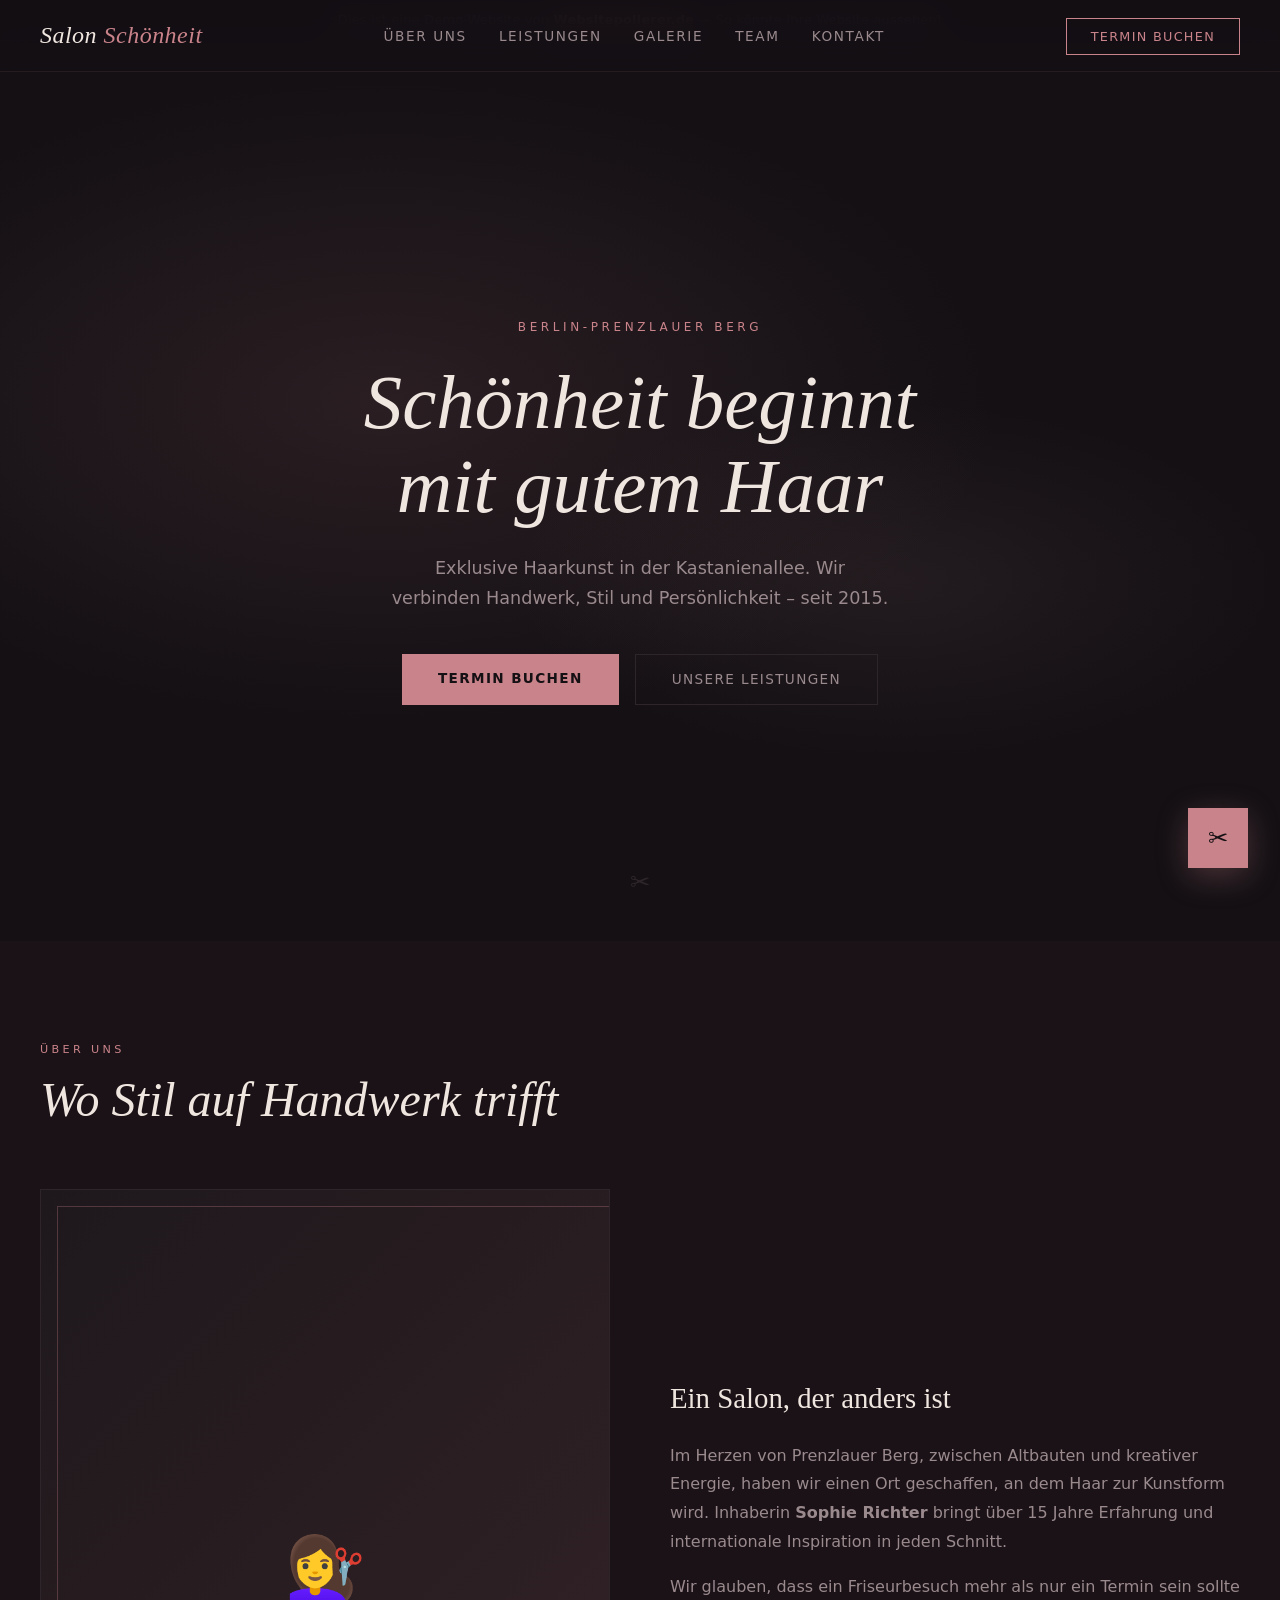
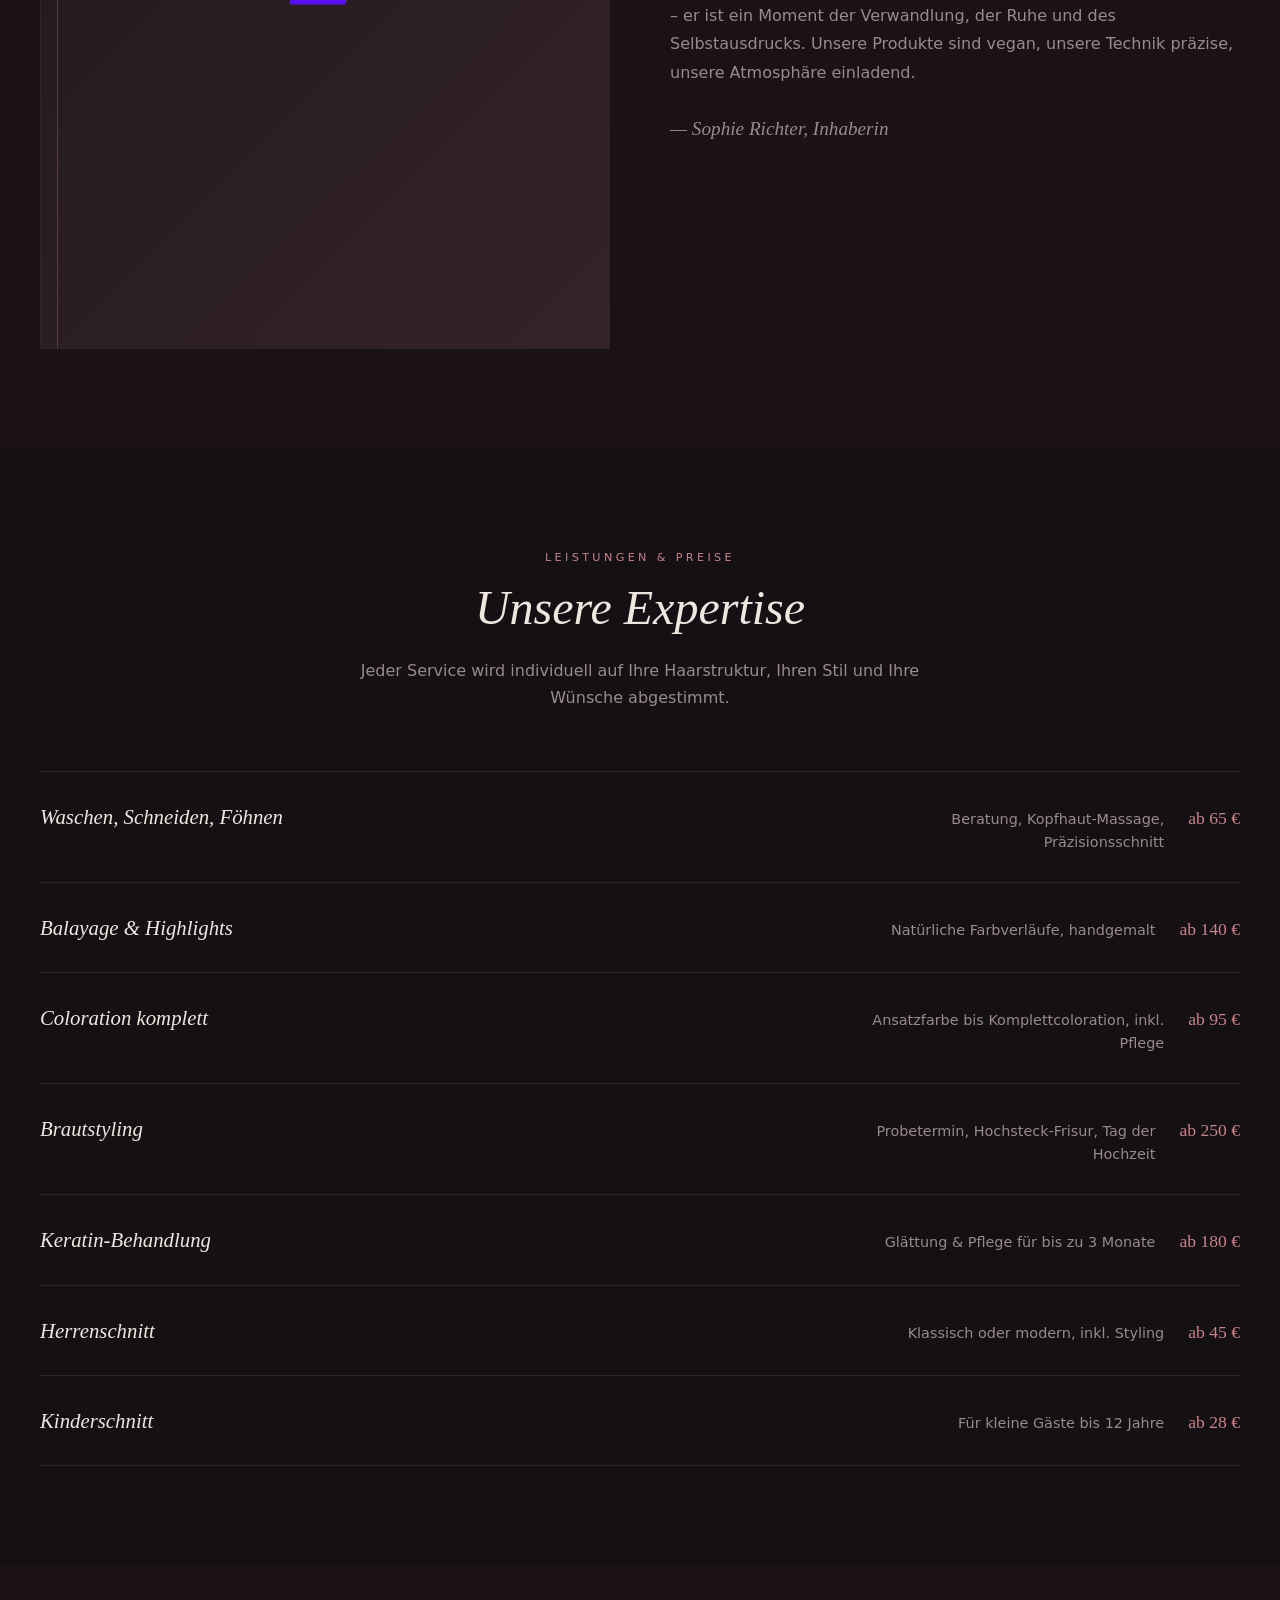
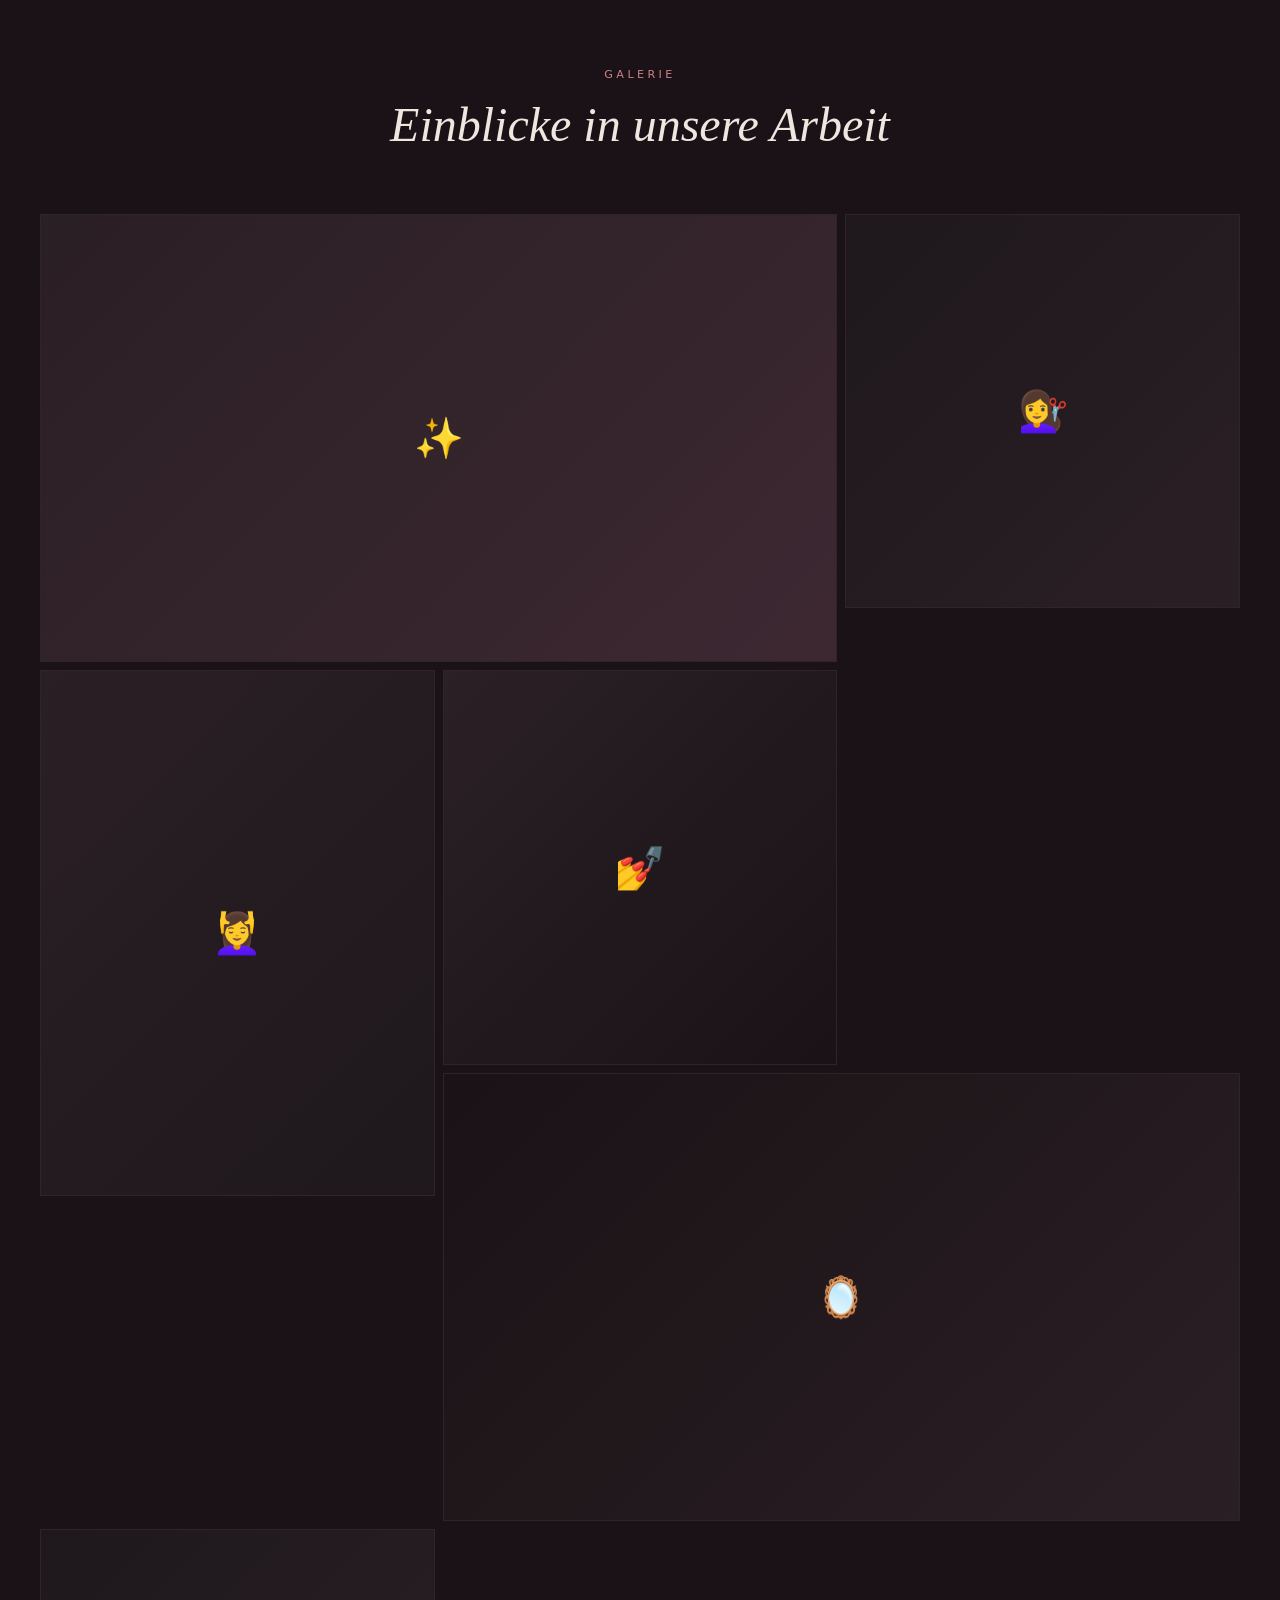
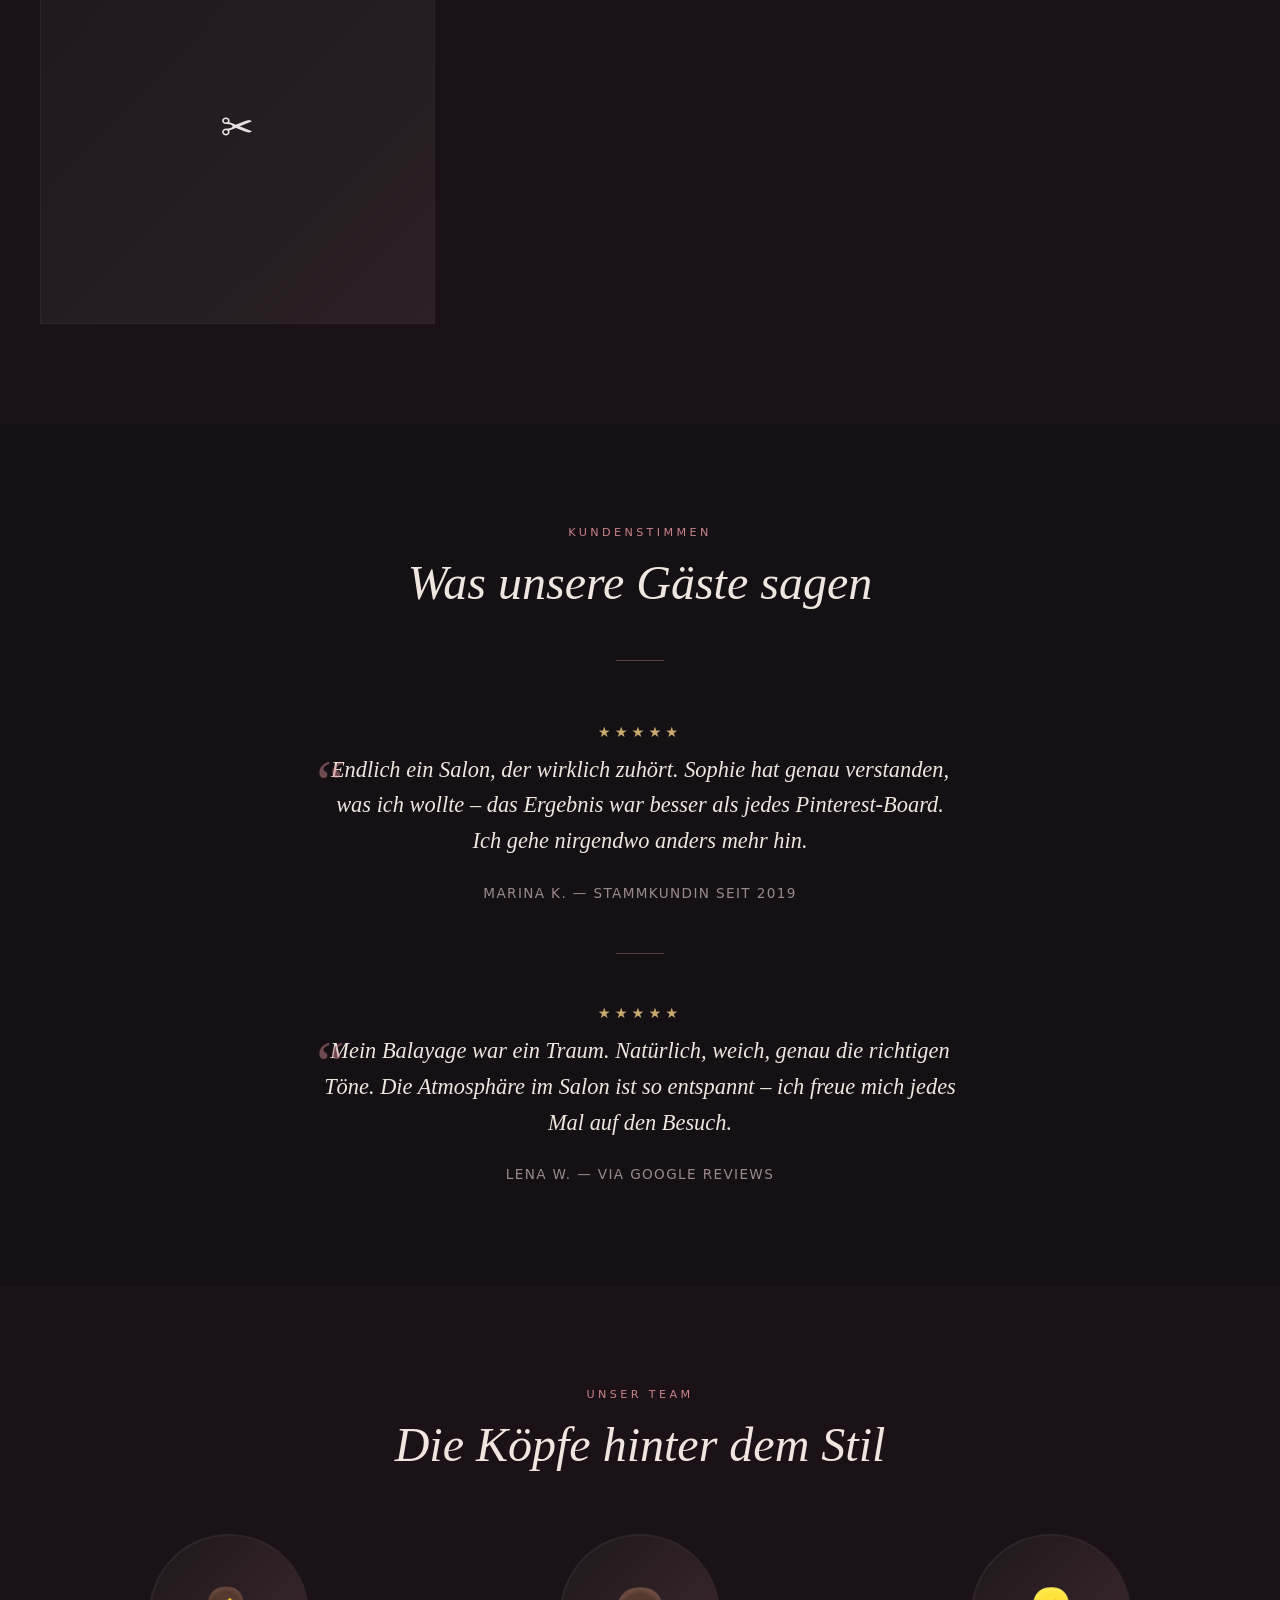
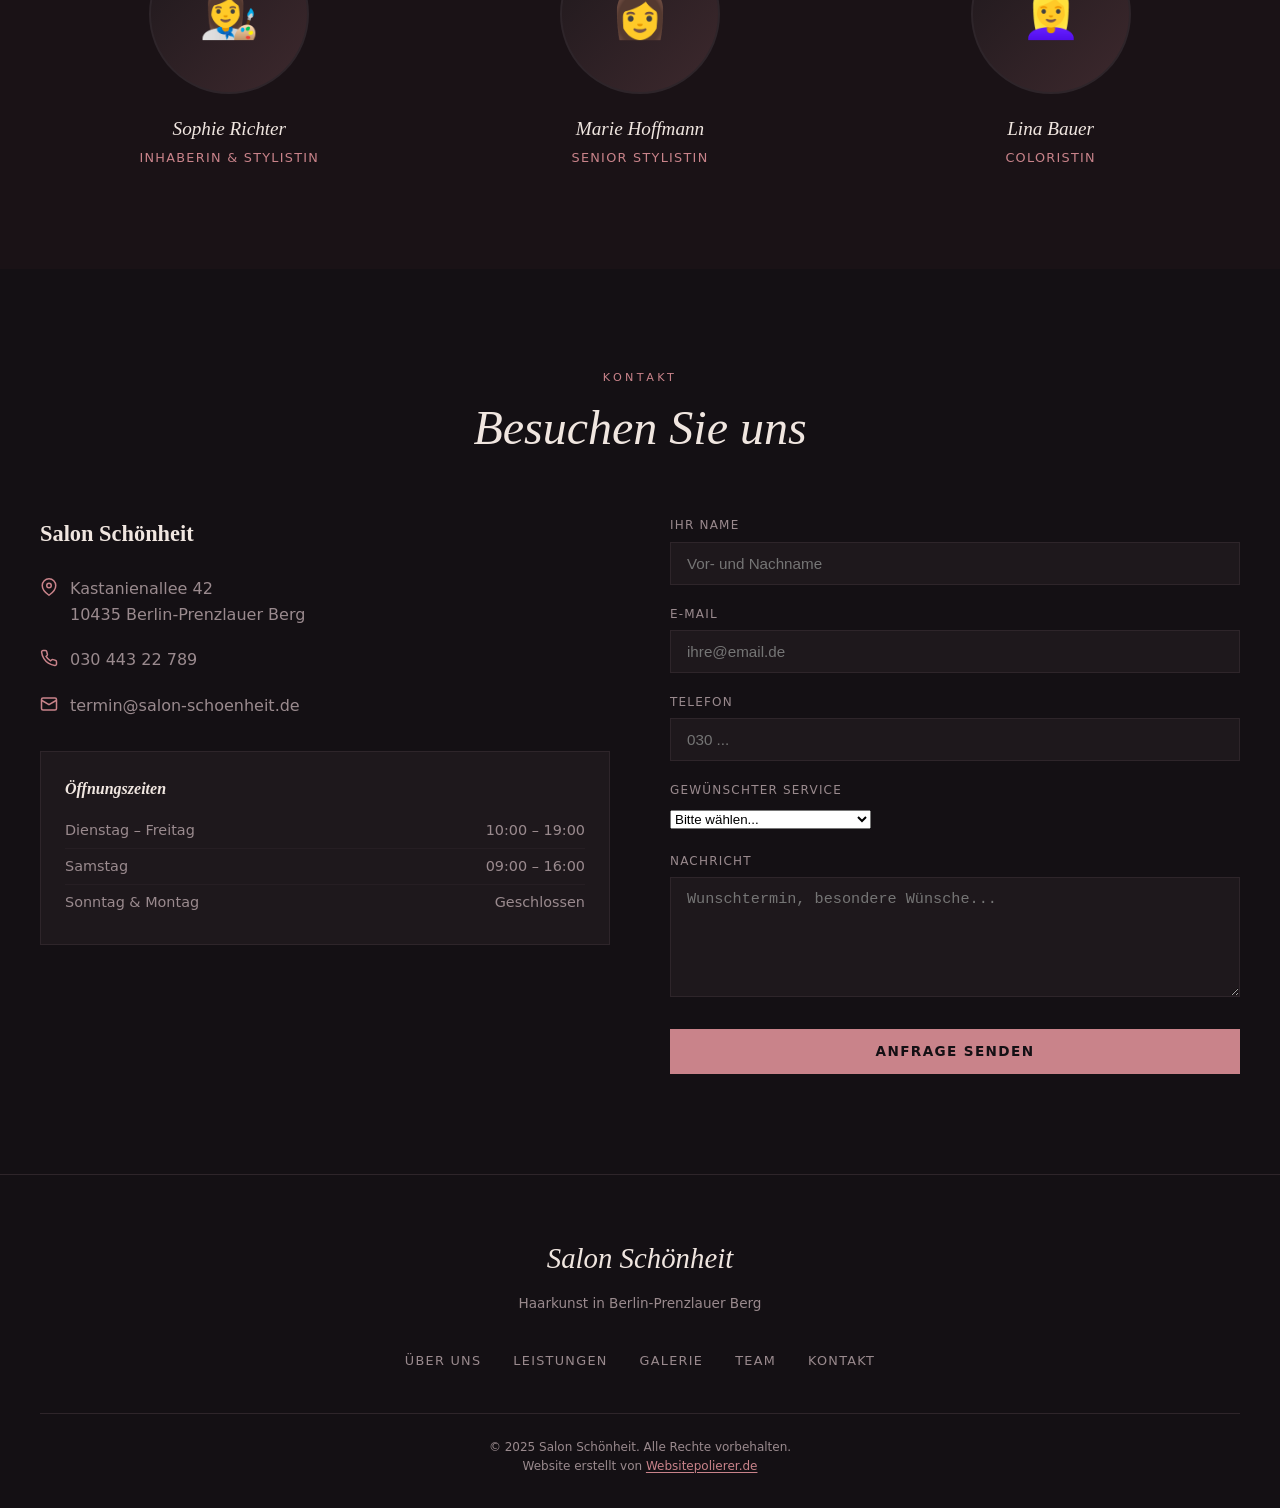
<file: website/demos/friseur.html>
<!DOCTYPE html>
<html lang="de">
<head>
  <meta charset="UTF-8">
  <meta name="viewport" content="width=device-width, initial-scale=1.0">
  <title>Salon Schönheit | Friseur in Berlin-Prenzlauer Berg</title>
  <meta name="description" content="Salon Schönheit – Ihr exklusiver Friseur in Berlin-Prenzlauer Berg. Haarschnitt, Coloration, Balayage, Brautstyling. Jetzt Termin buchen.">
  <meta name="robots" content="noindex, nofollow">
  <link rel="icon" href="data:image/svg+xml,<svg xmlns='http://www.w3.org/2000/svg' viewBox='0 0 32 32'><rect width='32' height='32' rx='16' fill='%231a1216'/><text y='22' x='6' font-size='16' fill='%23d4a0a0' font-family='Georgia' font-style='italic'>S</text></svg>">
  <style>
    /* ========================================
       SALON SCHÖNHEIT — Editorial Elegance
       Dark moody aesthetic, serif typography
       Erstellt von Websitepolierer.de
       ======================================== */

    *, *::before, *::after { margin: 0; padding: 0; box-sizing: border-box; }

    :root {
      --bg: #141014;
      --bg-card: #1e181c;
      --bg-warm: #1a1216;
      --rose: #c9838a;
      --rose-light: #e8b4b8;
      --rose-pale: #f5e1e3;
      --blush: #d4a0a0;
      --gold: #c9a96e;
      --cream: #f0e6e0;
      --white: #faf5f3;
      --text: #e8e0e2;
      --text-muted: #9a8a8e;
      --border: #2e252a;
      --font-serif: Georgia, 'Times New Roman', 'Playfair Display', serif;
      --font-sans: system-ui, -apple-system, BlinkMacSystemFont, 'Segoe UI', sans-serif;
    }

    html { scroll-behavior: smooth; -webkit-text-size-adjust: 100%; }

    body {
      font-family: var(--font-sans);
      font-size: 16px;
      line-height: 1.6;
      color: var(--text);
      background: var(--bg);
      -webkit-font-smoothing: antialiased;
    }

    img { max-width: 100%; display: block; }
    a { color: inherit; text-decoration: none; }
    button { cursor: pointer; border: none; background: none; font: inherit; }

    /* === DEMO BANNER === */
    .demo-banner {
      background: #0e0a0c;
      color: var(--text-muted);
      text-align: center;
      padding: 10px 20px;
      font-size: 0.8rem;
      letter-spacing: 0.02em;
      border-bottom: 1px solid var(--border);
    }
    .demo-banner a {
      color: var(--rose);
      text-decoration: underline;
      text-underline-offset: 2px;
      font-weight: 600;
    }
    .demo-banner a:hover { color: var(--rose-light); }

    /* === NAVIGATION — Minimal inline === */
    .site-nav {
      position: fixed;
      top: 0;
      left: 0;
      right: 0;
      z-index: 100;
      padding: 0 40px;
      height: 72px;
      display: flex;
      align-items: center;
      justify-content: space-between;
      background: rgba(20, 16, 20, 0.85);
      backdrop-filter: blur(16px);
      -webkit-backdrop-filter: blur(16px);
      border-bottom: 1px solid rgba(201, 131, 138, 0.1);
      transition: background 0.3s;
    }
    .site-nav.scrolled { background: rgba(20, 16, 20, 0.95); }

    .nav-logo {
      font-family: var(--font-serif);
      font-size: 1.5rem;
      font-style: italic;
      color: var(--cream);
      letter-spacing: 0.02em;
    }
    .nav-logo span { color: var(--rose); }

    .nav-links {
      display: flex;
      gap: 32px;
      list-style: none;
    }
    .nav-links a {
      font-size: 0.85rem;
      letter-spacing: 0.12em;
      text-transform: uppercase;
      color: var(--text-muted);
      transition: color 0.2s;
      position: relative;
    }
    .nav-links a::after {
      content: '';
      position: absolute;
      bottom: -4px;
      left: 0;
      width: 0;
      height: 1px;
      background: var(--rose);
      transition: width 0.3s ease;
    }
    .nav-links a:hover { color: var(--cream); }
    .nav-links a:hover::after { width: 100%; }

    .nav-cta {
      font-size: 0.8rem;
      letter-spacing: 0.1em;
      text-transform: uppercase;
      padding: 10px 24px;
      border: 1px solid var(--rose);
      color: var(--rose);
      transition: all 0.3s;
    }
    .nav-cta:hover {
      background: var(--rose);
      color: var(--bg);
    }

    /* Mobile nav */
    .nav-toggle {
      display: none;
      flex-direction: column;
      gap: 5px;
      padding: 8px;
    }
    .nav-toggle span {
      width: 24px;
      height: 1.5px;
      background: var(--cream);
      transition: 0.3s;
    }

    @media (max-width: 768px) {
      .site-nav { padding: 0 20px; }
      .nav-links, .nav-cta-wrap { display: none; }
      .nav-toggle { display: flex; }
      .site-nav.open .nav-links {
        display: flex;
        flex-direction: column;
        position: absolute;
        top: 72px;
        left: 0;
        right: 0;
        background: rgba(20, 16, 20, 0.97);
        padding: 32px 24px;
        gap: 24px;
        border-bottom: 1px solid var(--border);
      }
      .site-nav.open .nav-cta-wrap {
        display: block;
        position: absolute;
        top: calc(72px + 180px);
        left: 0;
        right: 0;
        background: rgba(20, 16, 20, 0.97);
        padding: 0 24px 32px;
      }
    }

    /* === HERO — Full viewport, editorial === */
    .hero {
      min-height: 100vh;
      display: flex;
      align-items: center;
      justify-content: center;
      position: relative;
      overflow: hidden;
      text-align: center;
      padding: 120px 24px 80px;
    }
    .hero::before {
      content: '';
      position: absolute;
      inset: 0;
      background:
        radial-gradient(ellipse 80% 60% at 30% 40%, rgba(201,131,138,0.12) 0%, transparent 60%),
        radial-gradient(ellipse 60% 40% at 70% 60%, rgba(212,160,160,0.08) 0%, transparent 50%);
      pointer-events: none;
    }

    .hero-content { position: relative; z-index: 2; max-width: 700px; }

    .hero-eyebrow {
      font-size: 0.75rem;
      letter-spacing: 0.3em;
      text-transform: uppercase;
      color: var(--rose);
      margin-bottom: 24px;
    }

    .hero h1 {
      font-family: var(--font-serif);
      font-size: clamp(2.8rem, 6vw, 5rem);
      font-weight: 400;
      font-style: italic;
      color: var(--cream);
      line-height: 1.1;
      margin-bottom: 24px;
    }

    .hero-sub {
      font-size: 1.1rem;
      color: var(--text-muted);
      max-width: 500px;
      margin: 0 auto 40px;
      line-height: 1.7;
    }

    .hero-buttons {
      display: flex;
      gap: 16px;
      justify-content: center;
      flex-wrap: wrap;
    }

    .btn-primary {
      display: inline-block;
      padding: 14px 36px;
      background: var(--rose);
      color: var(--bg);
      font-size: 0.85rem;
      letter-spacing: 0.1em;
      text-transform: uppercase;
      font-weight: 600;
      transition: all 0.3s;
    }
    .btn-primary:hover {
      background: var(--rose-light);
      transform: translateY(-1px);
    }

    .btn-outline {
      display: inline-block;
      padding: 14px 36px;
      border: 1px solid var(--border);
      color: var(--text-muted);
      font-size: 0.85rem;
      letter-spacing: 0.1em;
      text-transform: uppercase;
      transition: all 0.3s;
    }
    .btn-outline:hover {
      border-color: var(--rose);
      color: var(--rose);
    }

    /* Decorative scissors icon */
    .hero-deco {
      position: absolute;
      bottom: 40px;
      left: 50%;
      transform: translateX(-50%);
      color: var(--border);
      font-size: 1.5rem;
      animation: float 3s ease-in-out infinite;
    }
    @keyframes float {
      0%, 100% { transform: translateX(-50%) translateY(0); }
      50% { transform: translateX(-50%) translateY(-8px); }
    }

    /* === SECTION LAYOUT === */
    .section {
      padding: 100px 24px;
    }
    .section-dark { background: var(--bg-warm); }
    .section-label {
      font-size: 0.7rem;
      letter-spacing: 0.3em;
      text-transform: uppercase;
      color: var(--rose);
      margin-bottom: 12px;
    }
    .section-title {
      font-family: var(--font-serif);
      font-size: clamp(2rem, 4vw, 3rem);
      font-weight: 400;
      font-style: italic;
      color: var(--cream);
      margin-bottom: 20px;
      line-height: 1.2;
    }
    .section-desc {
      color: var(--text-muted);
      max-width: 560px;
      font-size: 1rem;
      line-height: 1.7;
    }
    .container {
      max-width: 1200px;
      margin: 0 auto;
    }

    /* === ABOUT — Split layout === */
    .about-grid {
      display: grid;
      grid-template-columns: 1fr 1fr;
      gap: 60px;
      align-items: center;
      margin-top: 60px;
    }
    .about-image {
      aspect-ratio: 3/4;
      background: linear-gradient(135deg, var(--bg-card) 0%, rgba(201,131,138,0.15) 100%);
      border: 1px solid var(--border);
      display: flex;
      align-items: center;
      justify-content: center;
      font-size: 4rem;
      position: relative;
      overflow: hidden;
    }
    .about-image::after {
      content: '';
      position: absolute;
      top: 16px;
      left: 16px;
      right: -8px;
      bottom: -8px;
      border: 1px solid var(--rose);
      opacity: 0.3;
      z-index: 0;
    }
    .about-text h3 {
      font-family: var(--font-serif);
      font-size: 1.8rem;
      font-weight: 400;
      color: var(--cream);
      margin-bottom: 20px;
    }
    .about-text p {
      color: var(--text-muted);
      margin-bottom: 16px;
      line-height: 1.8;
    }
    .about-signature {
      font-family: var(--font-serif);
      font-style: italic;
      color: var(--rose);
      font-size: 1.2rem;
      margin-top: 24px;
    }

    @media (max-width: 768px) {
      .about-grid { grid-template-columns: 1fr; gap: 40px; }
    }

    /* === SERVICES — Elegant list === */
    .services-list {
      margin-top: 60px;
      list-style: none;
    }
    .services-list li {
      display: grid;
      grid-template-columns: 1fr auto auto;
      gap: 24px;
      align-items: baseline;
      padding: 28px 0;
      border-bottom: 1px solid var(--border);
    }
    .services-list li:first-child { border-top: 1px solid var(--border); }

    .service-name {
      font-family: var(--font-serif);
      font-size: 1.3rem;
      color: var(--cream);
      font-style: italic;
    }
    .service-desc {
      color: var(--text-muted);
      font-size: 0.9rem;
      max-width: 300px;
      text-align: right;
    }
    .service-price {
      font-family: var(--font-serif);
      font-size: 1.1rem;
      color: var(--rose);
      white-space: nowrap;
    }

    @media (max-width: 600px) {
      .services-list li {
        grid-template-columns: 1fr;
        gap: 8px;
      }
      .service-desc { text-align: left; max-width: none; }
    }

    /* === GALLERY — Masonry-like grid === */
    .gallery-grid {
      display: grid;
      grid-template-columns: repeat(3, 1fr);
      grid-template-rows: auto;
      gap: 8px;
      margin-top: 60px;
    }
    .gallery-item {
      background: var(--bg-card);
      border: 1px solid var(--border);
      display: flex;
      align-items: center;
      justify-content: center;
      font-size: 2.5rem;
      position: relative;
      overflow: hidden;
      transition: transform 0.4s ease;
      cursor: pointer;
    }
    .gallery-item:hover { transform: scale(1.02); }
    .gallery-item::after {
      content: '';
      position: absolute;
      inset: 0;
      background: linear-gradient(180deg, transparent 60%, rgba(20, 16, 20, 0.6) 100%);
      opacity: 0;
      transition: opacity 0.3s;
    }
    .gallery-item:hover::after { opacity: 1; }

    .gallery-item:nth-child(1) { grid-column: 1 / 3; aspect-ratio: 16/9; }
    .gallery-item:nth-child(2) { aspect-ratio: 1; }
    .gallery-item:nth-child(3) { aspect-ratio: 1; }
    .gallery-item:nth-child(4) { grid-column: 2 / 4; aspect-ratio: 16/9; }
    .gallery-item:nth-child(5) { aspect-ratio: 3/4; grid-row: 2 / 4; }
    .gallery-item:nth-child(6) { aspect-ratio: 1; }

    @media (max-width: 600px) {
      .gallery-grid {
        grid-template-columns: 1fr 1fr;
      }
      .gallery-item:nth-child(1),
      .gallery-item:nth-child(4) { grid-column: 1 / -1; }
      .gallery-item:nth-child(5) { grid-row: auto; }
    }

    /* === TESTIMONIALS — Centered quotes === */
    .testimonial-slider {
      margin-top: 60px;
      text-align: center;
    }
    .testimonial-item {
      max-width: 640px;
      margin: 0 auto;
    }
    .testimonial-quote {
      font-family: var(--font-serif);
      font-size: 1.4rem;
      font-style: italic;
      color: var(--cream);
      line-height: 1.6;
      margin-bottom: 24px;
      position: relative;
    }
    .testimonial-quote::before {
      content: '\201C';
      font-size: 4rem;
      color: var(--rose);
      position: absolute;
      top: -20px;
      left: -10px;
      opacity: 0.5;
      font-family: var(--font-serif);
    }
    .testimonial-author {
      font-size: 0.85rem;
      color: var(--text-muted);
      letter-spacing: 0.1em;
      text-transform: uppercase;
    }
    .testimonial-stars {
      color: var(--gold);
      font-size: 0.9rem;
      margin-bottom: 8px;
      letter-spacing: 4px;
    }

    /* === TEAM — Overlapping cards === */
    .team-grid {
      display: grid;
      grid-template-columns: repeat(3, 1fr);
      gap: 32px;
      margin-top: 60px;
    }
    .team-card {
      text-align: center;
    }
    .team-photo {
      width: 160px;
      height: 160px;
      margin: 0 auto 20px;
      border-radius: 50%;
      background: linear-gradient(135deg, var(--bg-card), rgba(201,131,138,0.2));
      border: 2px solid var(--border);
      display: flex;
      align-items: center;
      justify-content: center;
      font-size: 3rem;
    }
    .team-name {
      font-family: var(--font-serif);
      font-size: 1.2rem;
      color: var(--cream);
      font-style: italic;
      margin-bottom: 4px;
    }
    .team-role {
      font-size: 0.8rem;
      color: var(--rose);
      letter-spacing: 0.1em;
      text-transform: uppercase;
    }

    @media (max-width: 600px) {
      .team-grid { grid-template-columns: 1fr; gap: 40px; }
    }

    /* === BOOKING WIDGET — Floating === */
    .booking-float {
      position: fixed;
      bottom: 32px;
      right: 32px;
      z-index: 90;
      background: var(--rose);
      color: var(--bg);
      width: 60px;
      height: 60px;
      display: flex;
      align-items: center;
      justify-content: center;
      font-size: 1.5rem;
      cursor: pointer;
      transition: all 0.3s;
      box-shadow: 0 8px 32px rgba(201,131,138,0.3);
      border-radius: 0;
    }
    .booking-float:hover {
      transform: translateY(-3px) scale(1.05);
      box-shadow: 0 12px 40px rgba(201,131,138,0.4);
    }

    .booking-panel {
      position: fixed;
      bottom: 104px;
      right: 32px;
      z-index: 90;
      width: 340px;
      background: var(--bg-card);
      border: 1px solid var(--border);
      padding: 32px;
      display: none;
      box-shadow: 0 16px 48px rgba(0,0,0,0.4);
    }
    .booking-panel.open { display: block; }
    .booking-panel h3 {
      font-family: var(--font-serif);
      font-style: italic;
      color: var(--cream);
      font-size: 1.3rem;
      margin-bottom: 20px;
    }
    .booking-panel label {
      display: block;
      font-size: 0.75rem;
      letter-spacing: 0.1em;
      text-transform: uppercase;
      color: var(--text-muted);
      margin-bottom: 6px;
      margin-top: 16px;
    }
    .booking-panel label:first-of-type { margin-top: 0; }
    .booking-panel input,
    .booking-panel select {
      width: 100%;
      padding: 10px 14px;
      background: var(--bg);
      border: 1px solid var(--border);
      color: var(--text);
      font-size: 0.9rem;
    }
    .booking-panel input:focus,
    .booking-panel select:focus {
      outline: none;
      border-color: var(--rose);
    }
    .booking-submit {
      width: 100%;
      margin-top: 24px;
      padding: 12px;
      background: var(--rose);
      color: var(--bg);
      font-size: 0.85rem;
      letter-spacing: 0.1em;
      text-transform: uppercase;
      font-weight: 600;
      transition: background 0.3s;
    }
    .booking-submit:hover { background: var(--rose-light); }

    @media (max-width: 480px) {
      .booking-panel {
        right: 16px;
        left: 16px;
        width: auto;
        bottom: 88px;
      }
      .booking-float {
        right: 16px;
        bottom: 16px;
      }
    }

    /* === CONTACT — Two column === */
    .contact-grid {
      display: grid;
      grid-template-columns: 1fr 1fr;
      gap: 60px;
      margin-top: 60px;
    }
    .contact-info h3 {
      font-family: var(--font-serif);
      color: var(--cream);
      font-size: 1.4rem;
      margin-bottom: 24px;
    }
    .contact-detail {
      display: flex;
      gap: 12px;
      align-items: flex-start;
      margin-bottom: 20px;
      color: var(--text-muted);
    }
    .contact-detail svg { flex-shrink: 0; color: var(--rose); margin-top: 2px; }
    .contact-hours {
      margin-top: 32px;
      padding: 24px;
      background: var(--bg-card);
      border: 1px solid var(--border);
    }
    .contact-hours h4 {
      font-family: var(--font-serif);
      color: var(--cream);
      font-style: italic;
      margin-bottom: 12px;
    }
    .hours-row {
      display: flex;
      justify-content: space-between;
      padding: 6px 0;
      font-size: 0.9rem;
      color: var(--text-muted);
      border-bottom: 1px solid rgba(46,37,42,0.5);
    }
    .hours-row:last-child { border-bottom: none; }

    .contact-form label {
      display: block;
      font-size: 0.75rem;
      letter-spacing: 0.1em;
      text-transform: uppercase;
      color: var(--text-muted);
      margin-bottom: 6px;
      margin-top: 20px;
    }
    .contact-form label:first-child { margin-top: 0; }
    .contact-form input,
    .contact-form textarea {
      width: 100%;
      padding: 12px 16px;
      background: var(--bg-card);
      border: 1px solid var(--border);
      color: var(--text);
      font-size: 0.95rem;
    }
    .contact-form input:focus,
    .contact-form textarea:focus {
      outline: none;
      border-color: var(--rose);
    }
    .contact-form textarea { min-height: 120px; resize: vertical; }

    @media (max-width: 768px) {
      .contact-grid { grid-template-columns: 1fr; }
    }

    /* === FOOTER === */
    .site-footer {
      padding: 60px 24px 32px;
      border-top: 1px solid var(--border);
      text-align: center;
    }
    .footer-logo {
      font-family: var(--font-serif);
      font-style: italic;
      font-size: 1.8rem;
      color: var(--cream);
      margin-bottom: 12px;
    }
    .footer-tagline {
      font-size: 0.85rem;
      color: var(--text-muted);
      margin-bottom: 32px;
    }
    .footer-links {
      display: flex;
      justify-content: center;
      gap: 32px;
      margin-bottom: 40px;
      list-style: none;
      flex-wrap: wrap;
    }
    .footer-links a {
      font-size: 0.8rem;
      letter-spacing: 0.1em;
      text-transform: uppercase;
      color: var(--text-muted);
      transition: color 0.2s;
    }
    .footer-links a:hover { color: var(--rose); }
    .footer-bottom {
      font-size: 0.75rem;
      color: var(--text-muted);
      padding-top: 24px;
      border-top: 1px solid var(--border);
    }
    .footer-bottom a {
      color: var(--rose);
      text-decoration: underline;
      text-underline-offset: 2px;
    }

    /* === FADE IN === */
    .fade-in {
      opacity: 0;
      transform: translateY(24px);
      transition: opacity 0.6s ease, transform 0.6s ease;
    }
    .fade-in.is-visible {
      opacity: 1;
      transform: translateY(0);
    }

    /* === DIVIDER === */
    .section-divider {
      width: 48px;
      height: 1px;
      background: var(--rose);
      opacity: 0.4;
      margin: 0 auto;
    }
  </style>
</head>
<body>

  <!-- Demo Banner -->
  <div class="demo-banner">
    Dies ist eine Demo-Website von <a href="../index.html#kontakt">Websitepolierer.de</a> &mdash; So könnte Ihre Website aussehen!
  </div>

  <!-- Navigation -->
  <nav class="site-nav" id="siteNav">
    <a href="#" class="nav-logo">Salon <span>Schönheit</span></a>
    <ul class="nav-links">
      <li><a href="#about">Über uns</a></li>
      <li><a href="#leistungen">Leistungen</a></li>
      <li><a href="#galerie">Galerie</a></li>
      <li><a href="#team">Team</a></li>
      <li><a href="#kontakt">Kontakt</a></li>
    </ul>
    <div class="nav-cta-wrap">
      <a href="#termin" class="nav-cta">Termin buchen</a>
    </div>
    <button class="nav-toggle" id="navToggle" aria-label="Menü öffnen">
      <span></span><span></span><span></span>
    </button>
  </nav>

  <!-- Hero -->
  <section class="hero">
    <div class="hero-content fade-in">
      <p class="hero-eyebrow">Berlin-Prenzlauer Berg</p>
      <h1>Schönheit beginnt<br>mit gutem Haar</h1>
      <p class="hero-sub">Exklusive Haarkunst in der Kastanienallee. Wir verbinden Handwerk, Stil und Persönlichkeit – seit 2015.</p>
      <div class="hero-buttons">
        <a href="#termin" class="btn-primary">Termin buchen</a>
        <a href="#leistungen" class="btn-outline">Unsere Leistungen</a>
      </div>
    </div>
    <div class="hero-deco" aria-hidden="true">✂</div>
  </section>

  <!-- About -->
  <section class="section section-dark" id="about">
    <div class="container fade-in">
      <p class="section-label">Über uns</p>
      <h2 class="section-title">Wo Stil auf Handwerk trifft</h2>
      <div class="about-grid">
        <div class="about-image">
          💇‍♀️
        </div>
        <div class="about-text">
          <h3>Ein Salon, der anders ist</h3>
          <p>Im Herzen von Prenzlauer Berg, zwischen Altbauten und kreativer Energie, haben wir einen Ort geschaffen, an dem Haar zur Kunstform wird. Inhaberin <strong>Sophie Richter</strong> bringt über 15 Jahre Erfahrung und internationale Inspiration in jeden Schnitt.</p>
          <p>Wir glauben, dass ein Friseurbesuch mehr als nur ein Termin sein sollte – er ist ein Moment der Verwandlung, der Ruhe und des Selbstausdrucks. Unsere Produkte sind vegan, unsere Technik präzise, unsere Atmosphäre einladend.</p>
          <p class="about-signature">— Sophie Richter, Inhaberin</p>
        </div>
      </div>
    </div>
  </section>

  <!-- Services -->
  <section class="section" id="leistungen">
    <div class="container fade-in">
      <div style="text-align: center;">
        <p class="section-label">Leistungen & Preise</p>
        <h2 class="section-title">Unsere Expertise</h2>
        <p class="section-desc" style="margin: 0 auto 0;">Jeder Service wird individuell auf Ihre Haarstruktur, Ihren Stil und Ihre Wünsche abgestimmt.</p>
      </div>
      <ul class="services-list">
        <li>
          <span class="service-name">Waschen, Schneiden, Föhnen</span>
          <span class="service-desc">Beratung, Kopfhaut-Massage, Präzisionsschnitt</span>
          <span class="service-price">ab 65 €</span>
        </li>
        <li>
          <span class="service-name">Balayage & Highlights</span>
          <span class="service-desc">Natürliche Farbverläufe, handgemalt</span>
          <span class="service-price">ab 140 €</span>
        </li>
        <li>
          <span class="service-name">Coloration komplett</span>
          <span class="service-desc">Ansatzfarbe bis Komplettcoloration, inkl. Pflege</span>
          <span class="service-price">ab 95 €</span>
        </li>
        <li>
          <span class="service-name">Brautstyling</span>
          <span class="service-desc">Probetermin, Hochsteck-Frisur, Tag der Hochzeit</span>
          <span class="service-price">ab 250 €</span>
        </li>
        <li>
          <span class="service-name">Keratin-Behandlung</span>
          <span class="service-desc">Glättung & Pflege für bis zu 3 Monate</span>
          <span class="service-price">ab 180 €</span>
        </li>
        <li>
          <span class="service-name">Herrenschnitt</span>
          <span class="service-desc">Klassisch oder modern, inkl. Styling</span>
          <span class="service-price">ab 45 €</span>
        </li>
        <li>
          <span class="service-name">Kinderschnitt</span>
          <span class="service-desc">Für kleine Gäste bis 12 Jahre</span>
          <span class="service-price">ab 28 €</span>
        </li>
      </ul>
    </div>
  </section>

  <!-- Gallery -->
  <section class="section section-dark" id="galerie">
    <div class="container fade-in">
      <div style="text-align: center;">
        <p class="section-label">Galerie</p>
        <h2 class="section-title">Einblicke in unsere Arbeit</h2>
      </div>
      <div class="gallery-grid">
        <div class="gallery-item" style="background: linear-gradient(135deg, #2a1f24, #3d2832);">✨</div>
        <div class="gallery-item" style="background: linear-gradient(135deg, #1e181c, #2a1f24);">💇‍♀️</div>
        <div class="gallery-item" style="background: linear-gradient(135deg, #2a2025, #1a1216);">💅</div>
        <div class="gallery-item" style="background: linear-gradient(135deg, #1a1216, #2a1f24);">🪞</div>
        <div class="gallery-item" style="background: linear-gradient(135deg, #2a1f24, #1e181c);">💆‍♀️</div>
        <div class="gallery-item" style="background: linear-gradient(135deg, #1e181c, #2a2025);">✂️</div>
      </div>
    </div>
  </section>

  <!-- Testimonials -->
  <section class="section">
    <div class="container fade-in">
      <div style="text-align: center;">
        <p class="section-label">Kundenstimmen</p>
        <h2 class="section-title">Was unsere Gäste sagen</h2>
        <div style="margin: 48px 0 0;">
          <div class="section-divider" style="margin-bottom: 48px;"></div>
        </div>
      </div>
      <div class="testimonial-slider">
        <div class="testimonial-item">
          <div class="testimonial-stars">★★★★★</div>
          <p class="testimonial-quote">Endlich ein Salon, der wirklich zuhört. Sophie hat genau verstanden, was ich wollte – das Ergebnis war besser als jedes Pinterest-Board. Ich gehe nirgendwo anders mehr hin.</p>
          <p class="testimonial-author">Marina K. — Stammkundin seit 2019</p>
        </div>
      </div>
      <div style="text-align: center; margin-top: 48px;">
        <div class="section-divider"></div>
      </div>
      <div class="testimonial-slider" style="margin-top: 48px;">
        <div class="testimonial-item">
          <div class="testimonial-stars">★★★★★</div>
          <p class="testimonial-quote">Mein Balayage war ein Traum. Natürlich, weich, genau die richtigen Töne. Die Atmosphäre im Salon ist so entspannt – ich freue mich jedes Mal auf den Besuch.</p>
          <p class="testimonial-author">Lena W. — via Google Reviews</p>
        </div>
      </div>
    </div>
  </section>

  <!-- Team -->
  <section class="section section-dark" id="team">
    <div class="container fade-in">
      <div style="text-align: center;">
        <p class="section-label">Unser Team</p>
        <h2 class="section-title">Die Köpfe hinter dem Stil</h2>
      </div>
      <div class="team-grid">
        <div class="team-card">
          <div class="team-photo">👩‍🎨</div>
          <p class="team-name">Sophie Richter</p>
          <p class="team-role">Inhaberin & Stylistin</p>
        </div>
        <div class="team-card">
          <div class="team-photo">👩</div>
          <p class="team-name">Marie Hoffmann</p>
          <p class="team-role">Senior Stylistin</p>
        </div>
        <div class="team-card">
          <div class="team-photo">👱‍♀️</div>
          <p class="team-name">Lina Bauer</p>
          <p class="team-role">Coloristin</p>
        </div>
      </div>
    </div>
  </section>

  <!-- Contact -->
  <section class="section" id="kontakt">
    <div class="container fade-in">
      <div style="text-align: center;">
        <p class="section-label">Kontakt</p>
        <h2 class="section-title">Besuchen Sie uns</h2>
      </div>
      <div class="contact-grid">
        <div class="contact-info">
          <h3>Salon Schönheit</h3>
          <div class="contact-detail">
            <svg width="18" height="18" viewBox="0 0 24 24" fill="none" stroke="currentColor" stroke-width="2"><path d="M21 10c0 7-9 13-9 13s-9-6-9-13a9 9 0 0 1 18 0z"/><circle cx="12" cy="10" r="3"/></svg>
            <div>Kastanienallee 42<br>10435 Berlin-Prenzlauer Berg</div>
          </div>
          <div class="contact-detail">
            <svg width="18" height="18" viewBox="0 0 24 24" fill="none" stroke="currentColor" stroke-width="2"><path d="M22 16.92v3a2 2 0 0 1-2.18 2 19.79 19.79 0 0 1-8.63-3.07 19.5 19.5 0 0 1-6-6 19.79 19.79 0 0 1-3.07-8.67A2 2 0 0 1 4.11 2h3a2 2 0 0 1 2 1.72c.127.96.361 1.903.7 2.81a2 2 0 0 1-.45 2.11L8.09 9.91a16 16 0 0 0 6 6l1.27-1.27a2 2 0 0 1 2.11-.45c.907.339 1.85.573 2.81.7A2 2 0 0 1 22 16.92z"/></svg>
            <div>030 443 22 789</div>
          </div>
          <div class="contact-detail">
            <svg width="18" height="18" viewBox="0 0 24 24" fill="none" stroke="currentColor" stroke-width="2"><rect x="2" y="4" width="20" height="16" rx="2"/><polyline points="22,7 12,13 2,7"/></svg>
            <div>termin@salon-schoenheit.de</div>
          </div>
          <div class="contact-hours">
            <h4>Öffnungszeiten</h4>
            <div class="hours-row"><span>Dienstag – Freitag</span><span>10:00 – 19:00</span></div>
            <div class="hours-row"><span>Samstag</span><span>09:00 – 16:00</span></div>
            <div class="hours-row"><span>Sonntag & Montag</span><span>Geschlossen</span></div>
          </div>
        </div>
        <div class="contact-form" id="termin">
          <label>Ihr Name</label>
          <input type="text" placeholder="Vor- und Nachname">
          <label>E-Mail</label>
          <input type="email" placeholder="ihre@email.de">
          <label>Telefon</label>
          <input type="tel" placeholder="030 ...">
          <label>Gewünschter Service</label>
          <select>
            <option value="">Bitte wählen...</option>
            <option>Waschen, Schneiden, Föhnen</option>
            <option>Balayage & Highlights</option>
            <option>Coloration</option>
            <option>Brautstyling</option>
            <option>Keratin-Behandlung</option>
            <option>Herrenschnitt</option>
          </select>
          <label>Nachricht</label>
          <textarea placeholder="Wunschtermin, besondere Wünsche..."></textarea>
          <button class="btn-primary booking-submit">Anfrage senden</button>
        </div>
      </div>
    </div>
  </section>

  <!-- Footer -->
  <footer class="site-footer">
    <div class="container">
      <p class="footer-logo">Salon Schönheit</p>
      <p class="footer-tagline">Haarkunst in Berlin-Prenzlauer Berg</p>
      <ul class="footer-links">
        <li><a href="#about">Über uns</a></li>
        <li><a href="#leistungen">Leistungen</a></li>
        <li><a href="#galerie">Galerie</a></li>
        <li><a href="#team">Team</a></li>
        <li><a href="#kontakt">Kontakt</a></li>
      </ul>
      <p class="footer-bottom">
        &copy; 2025 Salon Schönheit. Alle Rechte vorbehalten.<br>
        Website erstellt von <a href="https://websitepolierer.de">Websitepolierer.de</a>
      </p>
    </div>
  </footer>

  <!-- Floating Booking Button -->
  <div class="booking-float" id="bookingFloat" aria-label="Termin buchen">
    ✂
  </div>
  <div class="booking-panel" id="bookingPanel">
    <h3>Termin anfragen</h3>
    <label>Name</label>
    <input type="text" placeholder="Ihr Name">
    <label>Wunschtermin</label>
    <input type="date">
    <label>Service</label>
    <select>
      <option>Schnitt & Styling</option>
      <option>Balayage</option>
      <option>Coloration</option>
      <option>Brautstyling</option>
    </select>
    <button class="booking-submit">Anfrage senden</button>
  </div>

  <script>
    (function() {
      // Mobile nav toggle
      var toggle = document.getElementById('navToggle');
      var nav = document.getElementById('siteNav');
      toggle.addEventListener('click', function() {
        nav.classList.toggle('open');
      });

      // Nav scroll effect
      window.addEventListener('scroll', function() {
        nav.classList.toggle('scrolled', window.scrollY > 50);
      });

      // Booking float
      var bookBtn = document.getElementById('bookingFloat');
      var bookPanel = document.getElementById('bookingPanel');
      bookBtn.addEventListener('click', function() {
        bookPanel.classList.toggle('open');
      });

      // Close panel when clicking outside
      document.addEventListener('click', function(e) {
        if (!bookPanel.contains(e.target) && !bookBtn.contains(e.target)) {
          bookPanel.classList.remove('open');
        }
      });

      // Fade-in observer
      var fadeEls = document.querySelectorAll('.fade-in');
      if ('IntersectionObserver' in window) {
        var obs = new IntersectionObserver(function(entries) {
          entries.forEach(function(entry) {
            if (entry.isIntersecting) {
              entry.target.classList.add('is-visible');
              obs.unobserve(entry.target);
            }
          });
        }, { threshold: 0.1, rootMargin: '0px 0px -40px 0px' });
        fadeEls.forEach(function(el) { obs.observe(el); });
      } else {
        fadeEls.forEach(function(el) { el.classList.add('is-visible'); });
      }
    })();
  </script>

</body>
</html>
</file>
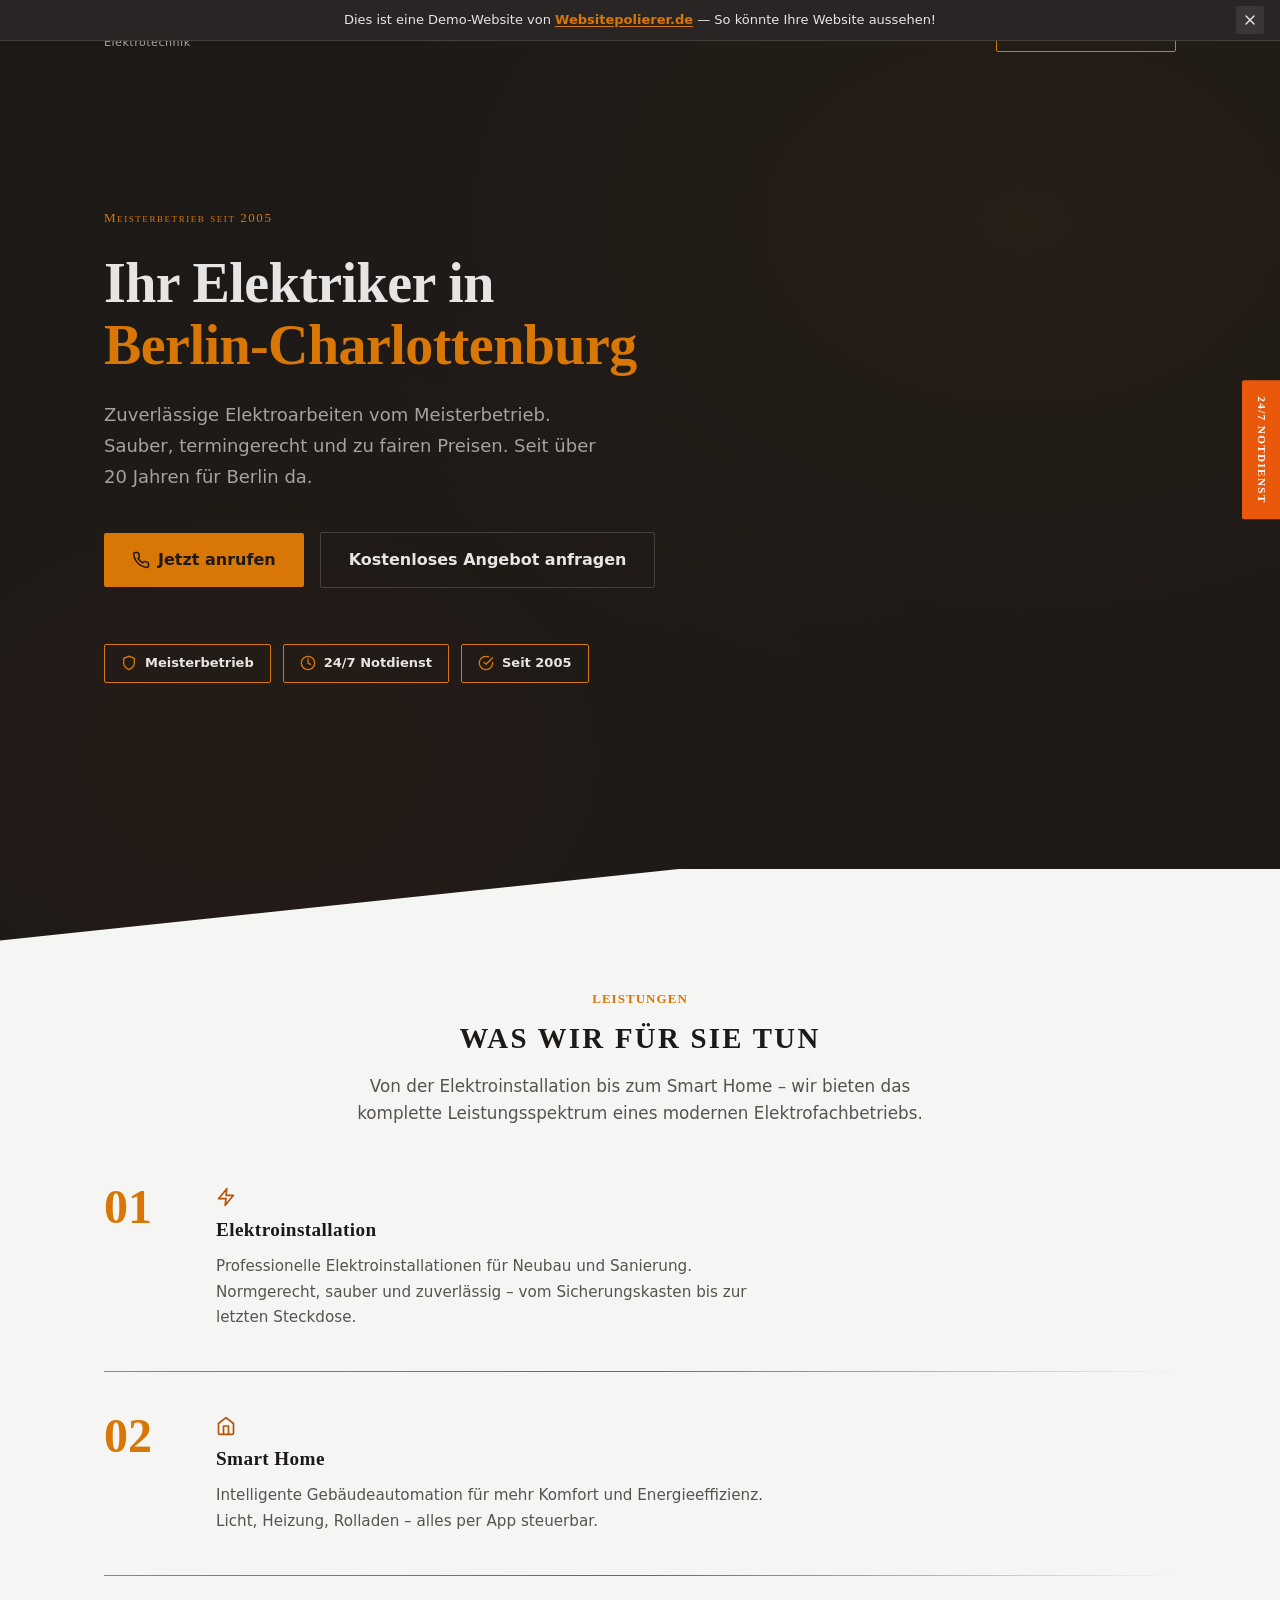
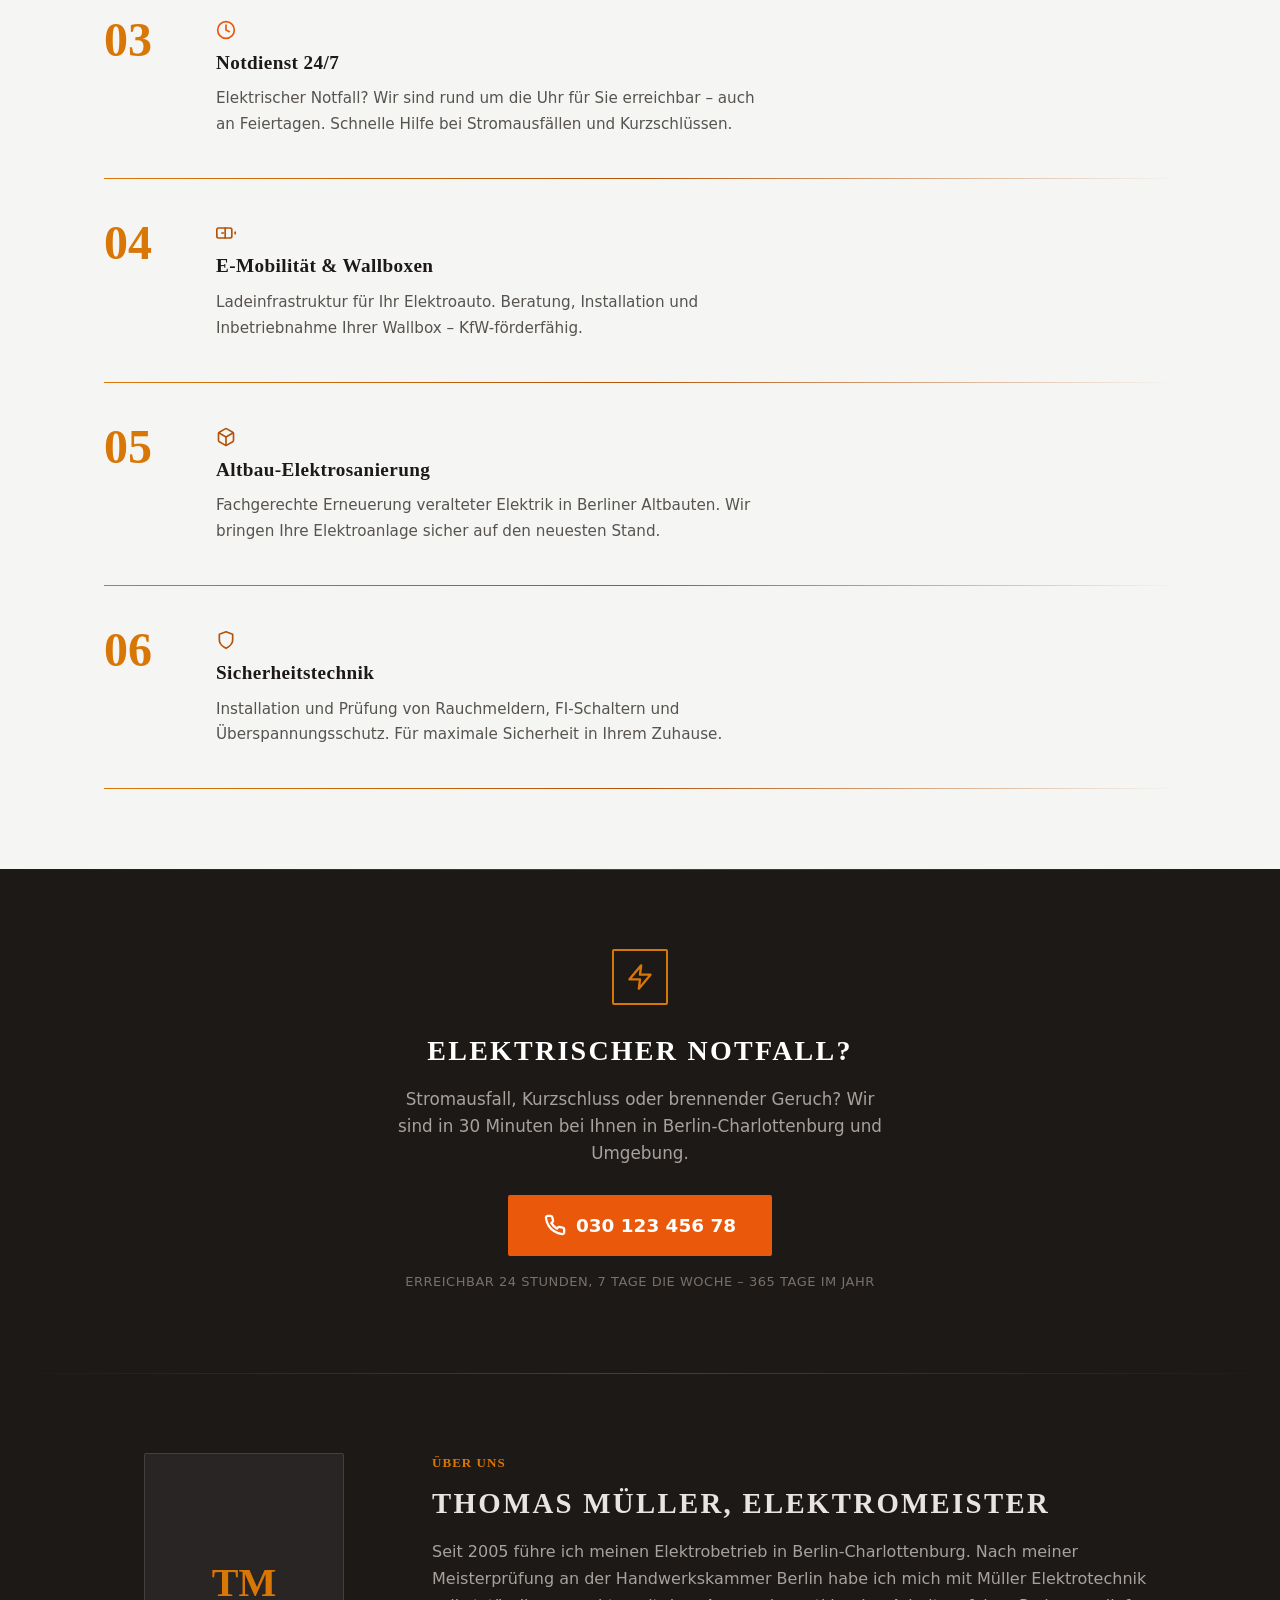
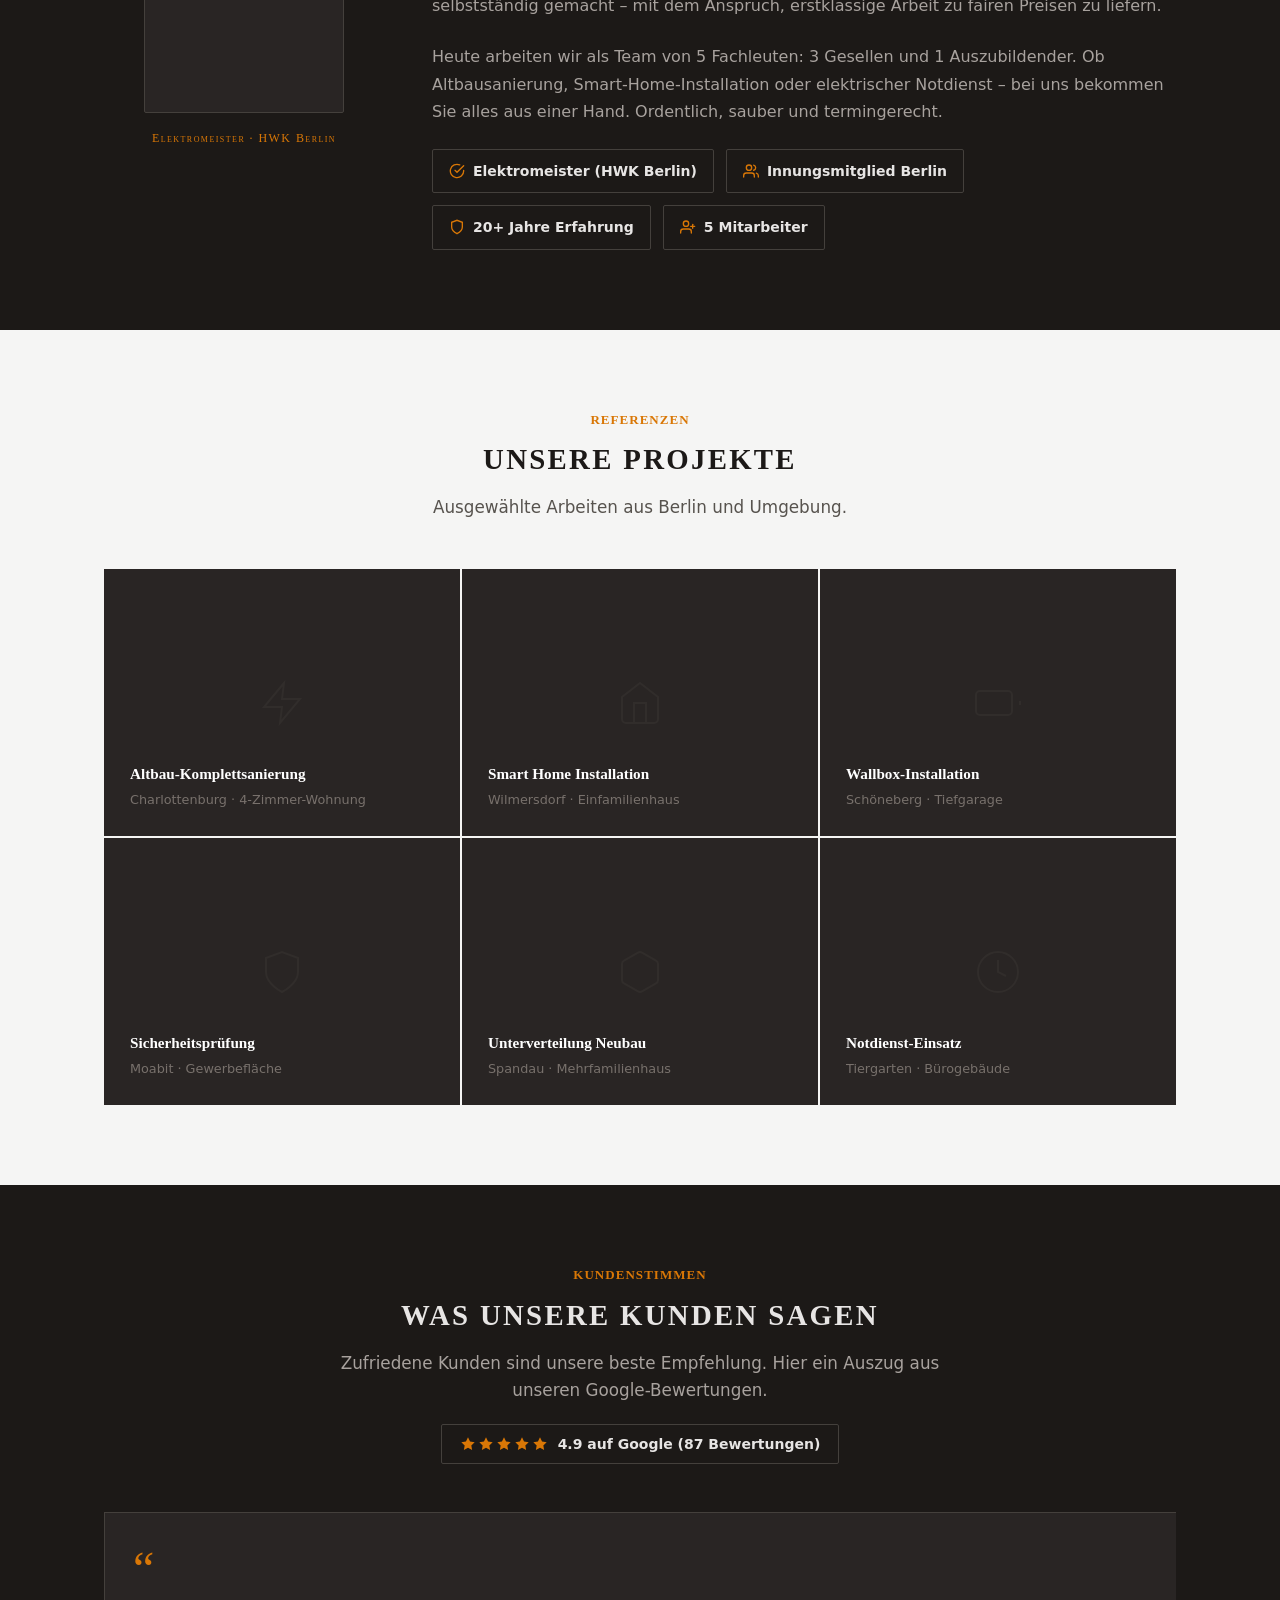
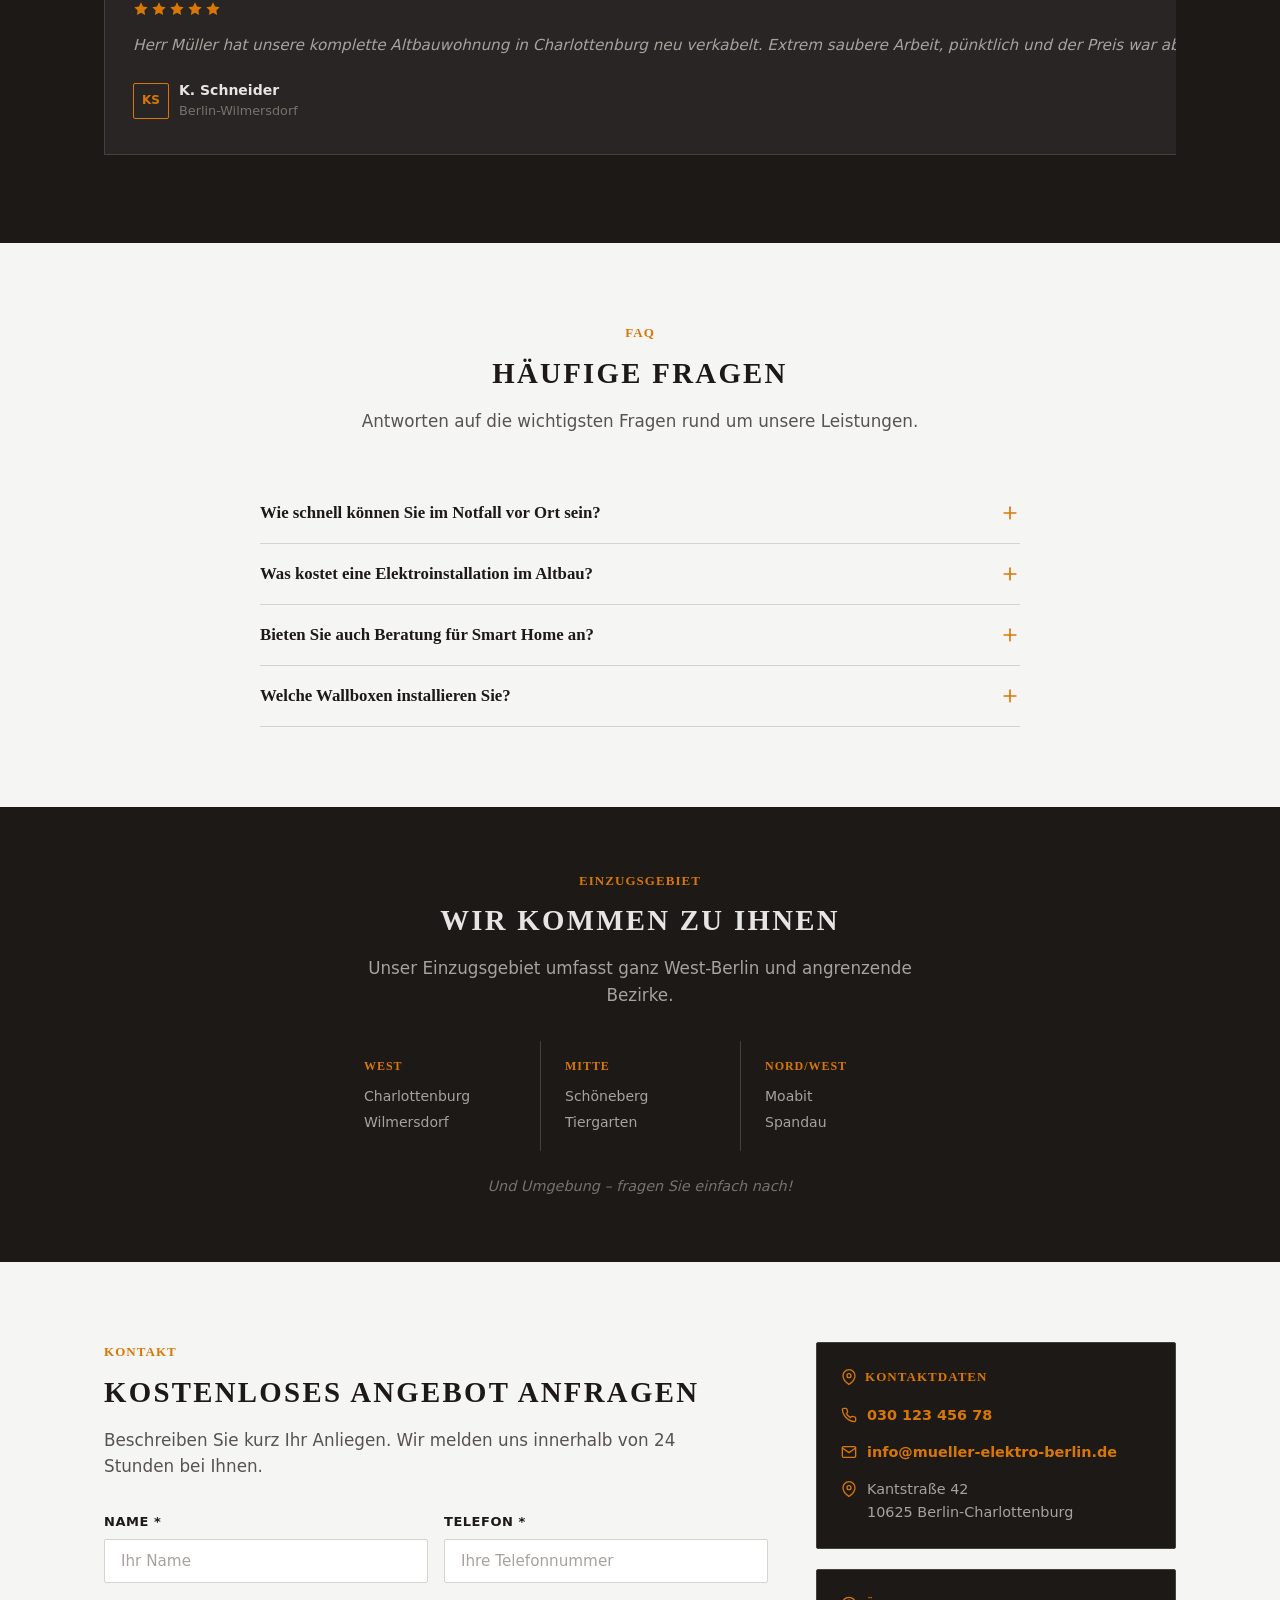
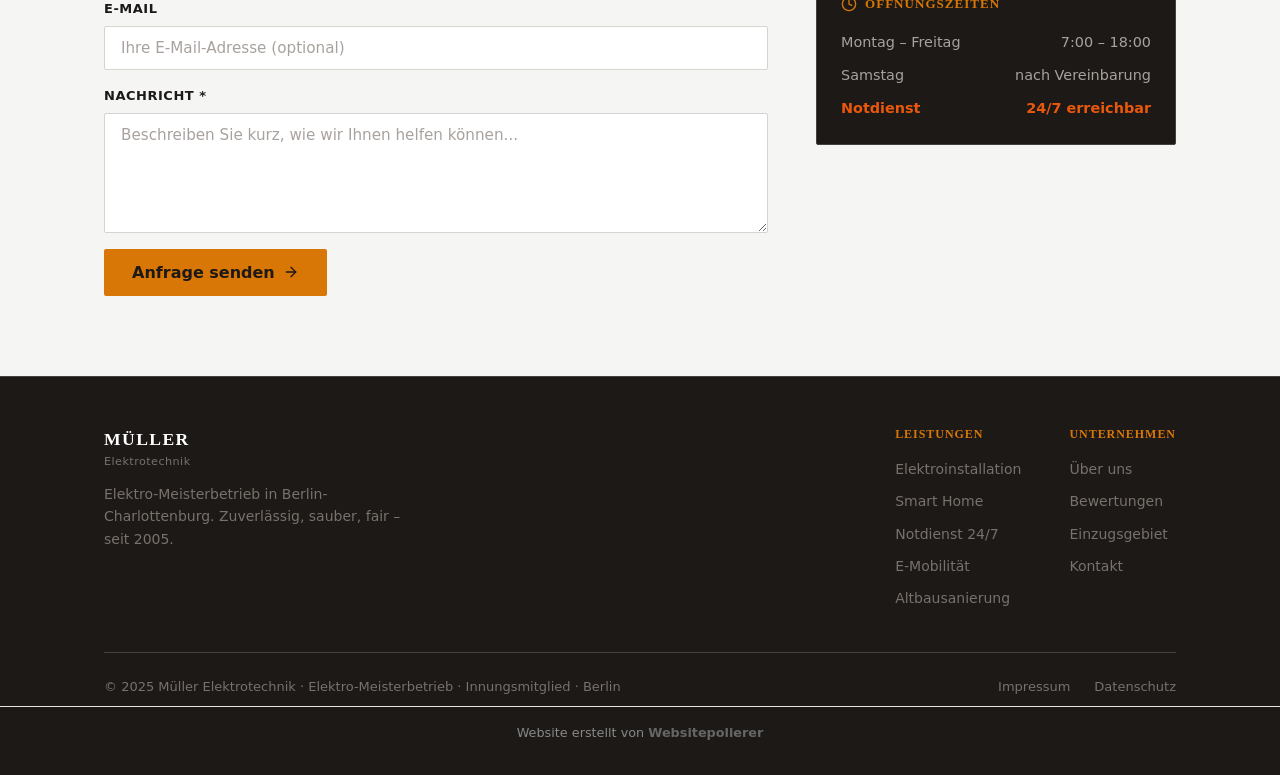
<file: website/demos/handwerker.html>
<!DOCTYPE html>
<html lang="de">
<head>
  <meta charset="UTF-8">
  <meta name="viewport" content="width=device-width, initial-scale=1.0">
  <title>Müller Elektrotechnik | Ihr Elektriker in Berlin-Charlottenburg</title>
  <meta name="description" content="Elektro-Meisterbetrieb in Berlin-Charlottenburg. Elektroinstallation, Smart Home, Notdienst 24/7, E-Mobilität. Elektromeister Thomas Müller – seit 2005.">
  <meta name="robots" content="noindex, nofollow">
  <style>
    /* ========================================
       MÜLLER ELEKTROTECHNIK — Demo Website
       Industrial/Dark Craftsmanship Theme
       Erstellt von Websitepolierer.de
       ======================================== */

    /* -- Custom Properties -- */
    :root {
      --amber: #d97706;
      --amber-dark: #b45309;
      --amber-light: #fef3c7;
      --bg-dark: #1c1917;
      --bg-medium: #292524;
      --bg-light: #f5f5f4;
      --text-on-dark: #e7e5e4;
      --text-dark: #1c1917;
      --accent: #ea580c;
      --border-dark: #44403c;
      --border-light: #d6d3d1;
      --color-emergency: #dc2626;
      --color-star: #f59e0b;
      --font-heading: Georgia, 'Times New Roman', Times, serif;
      --font-body: system-ui, -apple-system, BlinkMacSystemFont, 'Segoe UI', sans-serif;
      --transition: 0.2s ease;
    }

    /* -- Reset -- */
    *, *::before, *::after {
      margin: 0;
      padding: 0;
      box-sizing: border-box;
    }

    html {
      scroll-behavior: smooth;
      -webkit-text-size-adjust: 100%;
    }

    body {
      font-family: var(--font-body);
      font-size: 16px;
      line-height: 1.6;
      color: var(--text-dark);
      background: var(--bg-dark);
      -webkit-font-smoothing: antialiased;
      -moz-osx-font-smoothing: grayscale;
    }

    img, svg {
      display: block;
      max-width: 100%;
    }

    a {
      color: inherit;
      text-decoration: none;
    }

    button {
      font-family: inherit;
      cursor: pointer;
      border: none;
      background: none;
    }

    input, textarea {
      font-family: inherit;
      font-size: inherit;
    }

    ul {
      list-style: none;
    }

    /* -- Utility -- */
    .container {
      max-width: 1120px;
      margin: 0 auto;
      padding: 0 24px;
    }

    .sr-only {
      position: absolute;
      width: 1px;
      height: 1px;
      padding: 0;
      margin: -1px;
      overflow: hidden;
      clip: rect(0, 0, 0, 0);
      white-space: nowrap;
      border-width: 0;
    }

    /* -- Section Headers -- */
    .section-label {
      font-family: var(--font-heading);
      font-size: 0.8125rem;
      font-weight: 700;
      letter-spacing: 0.08em;
      text-transform: uppercase;
      color: var(--amber);
      margin-bottom: 12px;
    }

    .section-label--light {
      color: var(--amber);
    }

    .section-title {
      font-family: var(--font-heading);
      font-size: 1.8rem;
      font-weight: 700;
      letter-spacing: 0.08em;
      text-transform: uppercase;
      line-height: 1.25;
      margin-bottom: 16px;
    }

    .section-title--light {
      color: var(--text-on-dark);
    }

    .section-title--dark {
      color: var(--text-dark);
    }

    .section-subtitle {
      font-size: 1.05rem;
      max-width: 600px;
      line-height: 1.6;
    }

    .section-subtitle--light {
      color: #a8a29e;
    }

    .section-subtitle--dark {
      color: #57534e;
    }

    /* ========================================
       DEMO BANNER
       ======================================== */
    .demo-banner {
      background: var(--bg-medium);
      color: var(--text-on-dark);
      text-align: center;
      padding: 10px 24px;
      font-size: 0.8125rem;
      font-weight: 500;
      position: relative;
      z-index: 1001;
      line-height: 1.5;
      border-bottom: 1px solid var(--border-dark);
    }

    .demo-banner a {
      color: var(--amber);
      text-decoration: underline;
      text-underline-offset: 2px;
      font-weight: 600;
    }

    .demo-banner a:hover {
      color: var(--amber-light);
    }

    .demo-banner__close {
      position: absolute;
      right: 16px;
      top: 50%;
      transform: translateY(-50%);
      color: var(--text-on-dark);
      background: rgba(255, 255, 255, 0.08);
      border-radius: 2px;
      width: 28px;
      height: 28px;
      display: flex;
      align-items: center;
      justify-content: center;
      transition: background var(--transition);
    }

    .demo-banner__close:hover {
      background: rgba(255, 255, 255, 0.15);
    }

    .demo-banner.is-hidden {
      display: none;
    }

    /* ========================================
       NAVIGATION
       ======================================== */
    .nav {
      position: fixed;
      top: 0;
      left: 0;
      right: 0;
      z-index: 1000;
      background: transparent;
      transition: background var(--transition), border-color var(--transition);
      border-bottom: 1px solid transparent;
    }

    .nav--scrolled {
      background: rgba(28, 25, 23, 0.97);
      backdrop-filter: blur(8px);
      -webkit-backdrop-filter: blur(8px);
      border-bottom-color: var(--border-dark);
    }

    .nav__container {
      max-width: 1120px;
      margin: 0 auto;
      padding: 0 24px;
      display: flex;
      align-items: center;
      justify-content: space-between;
      height: 64px;
    }

    .nav__brand {
      display: flex;
      flex-direction: column;
      line-height: 1;
      color: #fff;
      white-space: nowrap;
    }

    .nav__brand-name {
      font-family: var(--font-heading);
      font-size: 1.25rem;
      font-weight: 700;
      letter-spacing: 0.08em;
      text-transform: uppercase;
    }

    .nav__brand-sub {
      font-size: 0.7rem;
      font-weight: 400;
      color: #a8a29e;
      letter-spacing: 0.04em;
      margin-top: 2px;
    }

    .nav__links {
      display: flex;
      align-items: center;
      gap: 28px;
    }

    .nav__link {
      font-size: 0.9rem;
      font-weight: 500;
      color: var(--text-on-dark);
      transition: color var(--transition);
      white-space: nowrap;
    }

    .nav__link:hover {
      color: var(--amber);
    }

    .nav__cta {
      display: inline-flex;
      align-items: center;
      gap: 6px;
      color: var(--amber);
      font-size: 0.875rem;
      font-weight: 600;
      padding: 8px 18px;
      border: 1px solid var(--amber);
      border-radius: 2px;
      white-space: nowrap;
      transition: background var(--transition), color var(--transition);
    }

    .nav__cta:hover {
      background: var(--amber);
      color: var(--bg-dark);
    }

    .nav__burger {
      display: none;
      flex-direction: column;
      gap: 5px;
      width: 28px;
      padding: 4px 0;
    }

    .nav__burger span {
      display: block;
      height: 2px;
      background: var(--text-on-dark);
      transition: transform var(--transition), opacity var(--transition);
    }

    /* Mobile nav */
    @media (max-width: 900px) {
      .nav__links {
        position: fixed;
        top: 0;
        left: -100%;
        width: 280px;
        height: 100vh;
        background: var(--bg-dark);
        flex-direction: column;
        align-items: flex-start;
        padding: 80px 32px 32px;
        gap: 0;
        border-right: 1px solid var(--border-dark);
        transition: left 0.3s ease;
        z-index: 999;
      }

      .nav__links.is-open {
        left: 0;
      }

      .nav__link {
        padding: 14px 0;
        font-size: 1rem;
        width: 100%;
        border-bottom: 1px solid var(--border-dark);
      }

      .nav__cta {
        margin-top: 16px;
        width: 100%;
        justify-content: center;
        padding: 12px 18px;
      }

      .nav__burger {
        display: flex;
        z-index: 1000;
      }

      .nav__burger.is-open span:nth-child(1) {
        transform: translateY(7px) rotate(45deg);
      }

      .nav__burger.is-open span:nth-child(2) {
        opacity: 0;
      }

      .nav__burger.is-open span:nth-child(3) {
        transform: translateY(-7px) rotate(-45deg);
      }
    }

    .nav__overlay {
      display: none;
      position: fixed;
      inset: 0;
      background: rgba(0, 0, 0, 0.6);
      z-index: 998;
    }

    .nav__overlay.is-visible {
      display: block;
    }

    /* ========================================
       HERO
       ======================================== */
    .hero {
      min-height: 100vh;
      display: flex;
      align-items: center;
      background: var(--bg-dark);
      position: relative;
      overflow: hidden;
      clip-path: polygon(0 0, 100% 0, 100% 85%, 0 100%);
      padding-bottom: 10vh;
    }

    .hero::before {
      content: '';
      position: absolute;
      top: 0;
      left: 0;
      right: 0;
      bottom: 0;
      background:
        radial-gradient(ellipse at 80% 20%, rgba(217, 119, 6, 0.06) 0%, transparent 50%),
        radial-gradient(ellipse at 20% 80%, rgba(234, 88, 12, 0.04) 0%, transparent 50%);
      pointer-events: none;
    }

    .hero::after {
      content: '';
      position: absolute;
      bottom: 0;
      left: 0;
      right: 0;
      height: 1px;
      background: linear-gradient(90deg, transparent, var(--amber), transparent);
      opacity: 0.3;
    }

    .hero__container {
      max-width: 1120px;
      margin: 0 auto;
      padding: 0 24px;
      position: relative;
      width: 100%;
    }

    .hero__meister {
      font-family: var(--font-heading);
      font-size: 0.8125rem;
      font-weight: 400;
      font-variant: small-caps;
      letter-spacing: 0.12em;
      color: var(--amber);
      margin-bottom: 24px;
    }

    .hero__title {
      font-family: var(--font-heading);
      font-size: 3.5rem;
      font-weight: 700;
      color: var(--text-on-dark);
      line-height: 1.1;
      margin-bottom: 24px;
      letter-spacing: -0.01em;
    }

    .hero__title-accent {
      color: var(--amber);
    }

    .hero__subtitle {
      font-size: 1.125rem;
      color: #a8a29e;
      max-width: 520px;
      margin-bottom: 40px;
      line-height: 1.7;
    }

    .hero__actions {
      display: flex;
      align-items: center;
      gap: 16px;
      margin-bottom: 56px;
      flex-wrap: wrap;
    }

    .btn {
      display: inline-flex;
      align-items: center;
      justify-content: center;
      gap: 8px;
      font-weight: 600;
      border-radius: 2px;
      transition: all var(--transition);
      cursor: pointer;
      white-space: nowrap;
      text-decoration: none;
    }

    .btn--primary {
      background: var(--amber);
      color: var(--bg-dark);
      padding: 14px 28px;
      font-size: 1rem;
    }

    .btn--primary:hover {
      background: var(--amber-dark);
    }

    .btn--secondary {
      background: transparent;
      color: var(--text-on-dark);
      padding: 14px 28px;
      font-size: 1rem;
      border: 1px solid var(--border-dark);
    }

    .btn--secondary:hover {
      border-color: var(--amber);
      color: var(--amber);
    }

    .btn--emergency {
      background: var(--accent);
      color: #fff;
      padding: 16px 32px;
      font-size: 1.1rem;
    }

    .btn--emergency:hover {
      background: #c2410c;
    }

    .btn--small {
      padding: 10px 20px;
      font-size: 0.9rem;
    }

    .btn--dark-fill {
      background: var(--bg-dark);
      color: var(--amber);
      padding: 14px 28px;
      font-size: 1rem;
      border: 1px solid var(--border-dark);
    }

    .btn--dark-fill:hover {
      border-color: var(--amber);
    }

    .hero__trust {
      display: flex;
      gap: 12px;
      flex-wrap: wrap;
    }

    .hero__trust-item {
      display: flex;
      align-items: center;
      gap: 8px;
      font-size: 0.8125rem;
      font-weight: 600;
      color: var(--text-on-dark);
      padding: 8px 16px;
      border: 1px solid var(--amber);
      border-radius: 2px;
    }

    .hero__trust-icon {
      width: 16px;
      height: 16px;
      color: var(--amber);
      flex-shrink: 0;
    }

    @media (max-width: 640px) {
      .hero {
        min-height: auto;
        padding: 120px 0 100px;
        clip-path: polygon(0 0, 100% 0, 100% 90%, 0 100%);
      }

      .hero__title {
        font-size: 2rem;
      }

      .hero__subtitle {
        font-size: 1rem;
      }

      .hero__actions {
        flex-direction: column;
        gap: 12px;
      }

      .hero__actions .btn {
        width: 100%;
      }

      .hero__trust {
        gap: 8px;
      }

      .hero__trust-item {
        font-size: 0.75rem;
        padding: 6px 12px;
      }
    }

    /* ========================================
       SERVICES (Leistungen)
       ======================================== */
    .services {
      padding: 120px 0 80px;
      background: var(--bg-light);
      margin-top: -8vh;
    }

    .services__header {
      text-align: center;
      margin-bottom: 56px;
    }

    .services__header .section-subtitle {
      margin: 0 auto;
    }

    .services__list {
      display: flex;
      flex-direction: column;
      gap: 0;
    }

    .service-item {
      display: grid;
      grid-template-columns: 80px 1fr;
      gap: 32px;
      align-items: start;
      padding: 40px 0;
      border-bottom: 1px solid;
      border-image: linear-gradient(90deg, var(--amber), var(--amber-dark), transparent) 1;
    }

    .service-item:first-child {
      padding-top: 0;
    }

    .service-item__number {
      font-family: var(--font-heading);
      font-size: 3rem;
      font-weight: 700;
      color: var(--amber);
      line-height: 1;
    }

    .service-item__content {
      padding-top: 4px;
    }

    .service-item__title {
      font-family: var(--font-heading);
      font-size: 1.2rem;
      font-weight: 700;
      color: var(--text-dark);
      margin-bottom: 8px;
      letter-spacing: 0.02em;
    }

    .service-item__text {
      font-size: 0.95rem;
      color: #57534e;
      line-height: 1.7;
      max-width: 560px;
    }

    .service-item__icon {
      display: inline-flex;
      margin-bottom: 8px;
      color: var(--amber-dark);
    }

    .service-item__icon svg {
      width: 20px;
      height: 20px;
    }

    @media (max-width: 480px) {
      .service-item {
        grid-template-columns: 48px 1fr;
        gap: 16px;
      }

      .service-item__number {
        font-size: 2rem;
      }
    }

    /* ========================================
       NOTDIENST (Emergency)
       ======================================== */
    .notdienst {
      background: var(--bg-dark);
      padding: 80px 0;
      color: var(--text-on-dark);
      position: relative;
      overflow: hidden;
    }

    .notdienst::before {
      content: '';
      position: absolute;
      top: 0;
      left: 0;
      right: 0;
      height: 1px;
      background: linear-gradient(90deg, transparent, var(--amber), transparent);
      opacity: 0.4;
    }

    .notdienst__container {
      max-width: 1120px;
      margin: 0 auto;
      padding: 0 24px;
      text-align: center;
      position: relative;
    }

    .notdienst__icon {
      width: 56px;
      height: 56px;
      border: 2px solid var(--amber);
      display: flex;
      align-items: center;
      justify-content: center;
      margin: 0 auto 24px;
      border-radius: 2px;
    }

    .notdienst__icon svg {
      width: 28px;
      height: 28px;
      color: var(--amber);
    }

    .notdienst__title {
      font-family: var(--font-heading);
      font-size: 1.75rem;
      font-weight: 700;
      margin-bottom: 12px;
      letter-spacing: 0.08em;
      text-transform: uppercase;
      color: #fff;
    }

    .notdienst__text {
      font-size: 1.05rem;
      color: #a8a29e;
      margin-bottom: 28px;
      max-width: 500px;
      margin-left: auto;
      margin-right: auto;
      line-height: 1.6;
    }

    .notdienst__btn {
      display: inline-flex;
      align-items: center;
      gap: 10px;
      background: var(--accent);
      color: #fff;
      font-size: 1.15rem;
      font-weight: 700;
      padding: 16px 36px;
      border-radius: 2px;
      transition: background var(--transition);
    }

    .notdienst__btn:hover {
      background: #c2410c;
    }

    .notdienst__btn svg {
      width: 22px;
      height: 22px;
    }

    .notdienst__availability {
      margin-top: 16px;
      font-size: 0.8125rem;
      color: #78716c;
      font-weight: 500;
      letter-spacing: 0.04em;
      text-transform: uppercase;
    }

    @media (max-width: 640px) {
      .notdienst {
        padding: 48px 0;
      }

      .notdienst__title {
        font-size: 1.35rem;
      }

      .notdienst__text {
        font-size: 0.95rem;
      }

      .notdienst__btn {
        font-size: 1rem;
        padding: 14px 28px;
        width: 100%;
        justify-content: center;
      }
    }

    /* ========================================
       ABOUT (Über uns)
       ======================================== */
    .about {
      padding: 80px 0;
      background: var(--bg-dark);
      position: relative;
    }

    .about::before {
      content: '';
      position: absolute;
      top: 0;
      left: 0;
      right: 0;
      height: 1px;
      background: linear-gradient(90deg, transparent, var(--border-dark), transparent);
    }

    .about__container {
      max-width: 1120px;
      margin: 0 auto;
      padding: 0 24px;
      display: grid;
      grid-template-columns: 280px 1fr;
      gap: 48px;
      align-items: start;
    }

    .about__photo {
      display: flex;
      flex-direction: column;
      align-items: center;
      gap: 16px;
    }

    .about__avatar {
      width: 200px;
      height: 260px;
      background: var(--bg-medium);
      border: 1px solid var(--border-dark);
      border-radius: 2px;
      display: flex;
      align-items: center;
      justify-content: center;
      font-family: var(--font-heading);
      font-size: 2.5rem;
      font-weight: 700;
      color: var(--amber);
    }

    .about__meister-line {
      font-family: var(--font-heading);
      font-size: 0.75rem;
      font-variant: small-caps;
      letter-spacing: 0.12em;
      color: var(--amber);
      text-align: center;
    }

    .about__text {
      font-size: 1rem;
      color: #a8a29e;
      line-height: 1.7;
      margin-bottom: 24px;
    }

    .about__details {
      display: flex;
      flex-wrap: wrap;
      gap: 12px;
    }

    .about__detail {
      display: flex;
      align-items: center;
      gap: 8px;
      border: 1px solid var(--border-dark);
      border-radius: 2px;
      padding: 10px 16px;
      font-size: 0.875rem;
      font-weight: 600;
      color: var(--text-on-dark);
    }

    .about__detail svg {
      width: 16px;
      height: 16px;
      color: var(--amber);
      flex-shrink: 0;
    }

    @media (max-width: 768px) {
      .about__container {
        grid-template-columns: 1fr;
        gap: 32px;
        text-align: center;
      }

      .about__photo {
        order: -1;
      }

      .about__details {
        justify-content: center;
      }
    }

    /* ========================================
       PROJECTS (Projekte)
       ======================================== */
    .projects {
      padding: 80px 0;
      background: var(--bg-light);
    }

    .projects__header {
      text-align: center;
      margin-bottom: 48px;
    }

    .projects__header .section-subtitle {
      margin: 0 auto;
    }

    .projects__grid {
      display: grid;
      grid-template-columns: repeat(3, 1fr);
      gap: 2px;
    }

    .project-item {
      background: var(--bg-medium);
      aspect-ratio: 4/3;
      display: flex;
      flex-direction: column;
      justify-content: flex-end;
      padding: 24px;
      position: relative;
      overflow: hidden;
      border: 2px solid transparent;
      transition: border-color var(--transition);
      border-radius: 0;
    }

    .project-item:hover {
      border-color: var(--amber);
    }

    .project-item__placeholder {
      position: absolute;
      top: 0;
      left: 0;
      right: 0;
      bottom: 0;
      display: flex;
      align-items: center;
      justify-content: center;
      color: var(--border-dark);
    }

    .project-item__placeholder svg {
      width: 48px;
      height: 48px;
      opacity: 0.3;
    }

    .project-item__info {
      position: relative;
      z-index: 1;
    }

    .project-item__title {
      font-family: var(--font-heading);
      font-size: 0.95rem;
      font-weight: 700;
      color: #fff;
      margin-bottom: 4px;
    }

    .project-item__desc {
      font-size: 0.8rem;
      color: #78716c;
    }

    @media (max-width: 768px) {
      .projects__grid {
        grid-template-columns: repeat(2, 1fr);
      }
    }

    @media (max-width: 480px) {
      .projects__grid {
        grid-template-columns: 1fr;
      }
    }

    /* ========================================
       REVIEWS (Bewertungen)
       ======================================== */
    .reviews {
      padding: 80px 0;
      background: var(--bg-dark);
      overflow: hidden;
    }

    .reviews__header {
      text-align: center;
      margin-bottom: 48px;
    }

    .reviews__header .section-subtitle {
      margin: 0 auto;
    }

    .reviews__google {
      display: inline-flex;
      align-items: center;
      gap: 10px;
      border: 1px solid var(--border-dark);
      border-radius: 2px;
      padding: 8px 18px;
      font-size: 0.875rem;
      font-weight: 600;
      color: var(--text-on-dark);
      margin-top: 20px;
    }

    .reviews__google-stars {
      display: flex;
      gap: 2px;
      color: var(--amber);
    }

    .reviews__google-stars svg {
      width: 16px;
      height: 16px;
    }

    .reviews__strip {
      display: flex;
      gap: 2px;
      overflow-x: auto;
      scroll-snap-type: x mandatory;
      -webkit-overflow-scrolling: touch;
      padding-bottom: 8px;
      scrollbar-width: thin;
      scrollbar-color: var(--border-dark) transparent;
    }

    .reviews__strip::-webkit-scrollbar {
      height: 4px;
    }

    .reviews__strip::-webkit-scrollbar-track {
      background: transparent;
    }

    .reviews__strip::-webkit-scrollbar-thumb {
      background: var(--border-dark);
    }

    .review-card {
      min-width: 360px;
      flex-shrink: 0;
      background: var(--bg-medium);
      border: 1px solid var(--border-dark);
      border-radius: 0;
      padding: 32px 28px;
      scroll-snap-align: start;
      transition: border-color var(--transition);
    }

    .review-card:hover {
      border-color: var(--amber);
    }

    .review-card__quote {
      font-family: var(--font-heading);
      font-size: 3rem;
      line-height: 1;
      color: var(--amber);
      margin-bottom: 8px;
    }

    .review-card__stars {
      display: flex;
      gap: 2px;
      color: var(--amber);
      margin-bottom: 16px;
    }

    .review-card__stars svg {
      width: 16px;
      height: 16px;
    }

    .review-card__text {
      font-size: 0.95rem;
      color: #a8a29e;
      line-height: 1.7;
      margin-bottom: 20px;
      font-style: italic;
    }

    .review-card__author {
      display: flex;
      align-items: center;
      gap: 10px;
    }

    .review-card__author-avatar {
      width: 36px;
      height: 36px;
      border: 1px solid var(--amber);
      border-radius: 2px;
      display: flex;
      align-items: center;
      justify-content: center;
      font-size: 0.75rem;
      font-weight: 700;
      color: var(--amber);
      flex-shrink: 0;
    }

    .review-card__author-name {
      font-size: 0.875rem;
      font-weight: 600;
      color: var(--text-on-dark);
    }

    .review-card__author-location {
      font-size: 0.8rem;
      color: #78716c;
    }

    @media (max-width: 480px) {
      .review-card {
        min-width: 300px;
        padding: 24px 20px;
      }
    }

    /* ========================================
       FAQ
       ======================================== */
    .faq {
      padding: 80px 0;
      background: var(--bg-light);
    }

    .faq__header {
      text-align: center;
      margin-bottom: 48px;
    }

    .faq__header .section-subtitle {
      margin: 0 auto;
    }

    .faq__list {
      max-width: 760px;
      margin: 0 auto;
    }

    .faq__item {
      border-bottom: 1px solid var(--border-light);
    }

    .faq__question {
      width: 100%;
      display: flex;
      align-items: center;
      justify-content: space-between;
      padding: 20px 0;
      font-family: var(--font-heading);
      font-size: 1.05rem;
      font-weight: 700;
      color: var(--text-dark);
      text-align: left;
      cursor: pointer;
      background: none;
      border: none;
      gap: 16px;
    }

    .faq__question:hover {
      color: var(--amber-dark);
    }

    .faq__question-icon {
      width: 20px;
      height: 20px;
      flex-shrink: 0;
      color: var(--amber);
      transition: transform 0.3s ease;
    }

    .faq__item.is-open .faq__question-icon {
      transform: rotate(45deg);
    }

    .faq__answer {
      max-height: 0;
      overflow: hidden;
      transition: max-height 0.3s ease;
    }

    .faq__answer-inner {
      padding: 0 0 20px;
      font-size: 0.95rem;
      color: #57534e;
      line-height: 1.7;
    }

    .faq__item.is-open .faq__answer {
      max-height: 300px;
    }

    /* ========================================
       SERVICE AREA (Einzugsgebiet)
       ======================================== */
    .area {
      padding: 64px 0;
      background: var(--bg-dark);
    }

    .area__container {
      max-width: 1120px;
      margin: 0 auto;
      padding: 0 24px;
      text-align: center;
    }

    .area__districts-grid {
      display: grid;
      grid-template-columns: repeat(3, 1fr);
      gap: 0;
      margin-top: 32px;
      margin-bottom: 20px;
      max-width: 600px;
      margin-left: auto;
      margin-right: auto;
    }

    .area__district-group {
      text-align: left;
      padding: 16px 24px;
      border-left: 1px solid var(--border-dark);
    }

    .area__district-group:first-child {
      border-left: none;
    }

    .area__district-group-title {
      font-family: var(--font-heading);
      font-size: 0.75rem;
      font-weight: 700;
      color: var(--amber);
      text-transform: uppercase;
      letter-spacing: 0.08em;
      margin-bottom: 8px;
    }

    .area__district-name {
      font-size: 0.875rem;
      color: #a8a29e;
      line-height: 1.8;
    }

    .area__more {
      font-size: 0.9rem;
      color: #78716c;
      font-style: italic;
      margin-top: 24px;
    }

    @media (max-width: 480px) {
      .area__districts-grid {
        grid-template-columns: 1fr;
        gap: 16px;
      }

      .area__district-group {
        border-left: none;
        border-top: 1px solid var(--border-dark);
        padding: 16px 0;
      }

      .area__district-group:first-child {
        border-top: none;
      }
    }

    /* ========================================
       CONTACT (Kontakt)
       ======================================== */
    .contact {
      padding: 80px 0;
      background: var(--bg-light);
    }

    .contact__container {
      max-width: 1120px;
      margin: 0 auto;
      padding: 0 24px;
      display: grid;
      grid-template-columns: 1fr 360px;
      gap: 48px;
      align-items: start;
    }

    .contact__form {
      display: flex;
      flex-direction: column;
      gap: 16px;
    }

    .form-group {
      display: flex;
      flex-direction: column;
      gap: 6px;
    }

    .form-group__label {
      font-size: 0.8125rem;
      font-weight: 700;
      color: var(--text-dark);
      text-transform: uppercase;
      letter-spacing: 0.04em;
    }

    .form-group__input,
    .form-group__textarea {
      width: 100%;
      padding: 12px 16px;
      border: 1px solid var(--border-light);
      border-radius: 2px;
      font-size: 0.95rem;
      color: var(--text-dark);
      background: #fff;
      transition: border-color var(--transition);
      outline: none;
    }

    .form-group__input:focus,
    .form-group__textarea:focus {
      border-color: var(--amber);
    }

    .form-group__input::placeholder,
    .form-group__textarea::placeholder {
      color: #a8a29e;
    }

    .form-group__textarea {
      resize: vertical;
      min-height: 120px;
    }

    .form-row {
      display: grid;
      grid-template-columns: 1fr 1fr;
      gap: 16px;
    }

    .contact__sidebar {
      display: flex;
      flex-direction: column;
      gap: 20px;
    }

    .contact__info-card {
      background: var(--bg-dark);
      border: 1px solid var(--border-dark);
      border-radius: 2px;
      padding: 24px;
    }

    .contact__info-title {
      font-family: var(--font-heading);
      font-size: 0.8125rem;
      font-weight: 700;
      color: var(--amber);
      margin-bottom: 16px;
      display: flex;
      align-items: center;
      gap: 8px;
      text-transform: uppercase;
      letter-spacing: 0.08em;
    }

    .contact__info-title svg {
      width: 16px;
      height: 16px;
      color: var(--amber);
    }

    .contact__info-item {
      display: flex;
      align-items: flex-start;
      gap: 10px;
      margin-bottom: 14px;
      font-size: 0.9rem;
      color: #a8a29e;
    }

    .contact__info-item:last-child {
      margin-bottom: 0;
    }

    .contact__info-item svg {
      width: 16px;
      height: 16px;
      color: var(--amber);
      flex-shrink: 0;
      margin-top: 3px;
    }

    .contact__info-item a {
      color: var(--amber);
      font-weight: 600;
      transition: color var(--transition);
    }

    .contact__info-item a:hover {
      color: var(--amber-light);
    }

    .contact__hours {
      background: var(--bg-dark);
      border: 1px solid var(--border-dark);
      border-radius: 2px;
      padding: 24px;
    }

    .contact__hours-title {
      font-family: var(--font-heading);
      font-size: 0.8125rem;
      font-weight: 700;
      color: var(--amber);
      margin-bottom: 16px;
      display: flex;
      align-items: center;
      gap: 8px;
      text-transform: uppercase;
      letter-spacing: 0.08em;
    }

    .contact__hours-title svg {
      width: 16px;
      height: 16px;
      color: var(--amber);
    }

    .contact__hours-row {
      display: flex;
      justify-content: space-between;
      font-size: 0.9rem;
      margin-bottom: 10px;
      color: #a8a29e;
    }

    .contact__hours-row:last-child {
      margin-bottom: 0;
    }

    .contact__hours-highlight {
      color: var(--accent);
      font-weight: 700;
    }

    @media (max-width: 768px) {
      .contact__container {
        grid-template-columns: 1fr;
        gap: 32px;
      }

      .form-row {
        grid-template-columns: 1fr;
      }
    }

    /* ========================================
       FOOTER
       ======================================== */
    .footer {
      background: var(--bg-dark);
      color: #78716c;
      padding: 48px 0 24px;
      border-top: 1px solid var(--border-dark);
    }

    .footer__container {
      max-width: 1120px;
      margin: 0 auto;
      padding: 0 24px;
    }

    .footer__top {
      display: grid;
      grid-template-columns: 1fr auto auto;
      gap: 48px;
      padding-bottom: 32px;
      border-bottom: 1px solid var(--border-dark);
    }

    .footer__brand {
      display: flex;
      flex-direction: column;
      margin-bottom: 12px;
    }

    .footer__brand-name {
      font-family: var(--font-heading);
      font-size: 1.1rem;
      font-weight: 700;
      color: #fff;
      letter-spacing: 0.08em;
      text-transform: uppercase;
    }

    .footer__brand-sub {
      font-size: 0.7rem;
      color: #78716c;
      letter-spacing: 0.04em;
    }

    .footer__tagline {
      font-size: 0.875rem;
      line-height: 1.6;
      max-width: 300px;
    }

    .footer__links-title {
      font-family: var(--font-heading);
      font-size: 0.75rem;
      font-weight: 700;
      color: var(--amber);
      text-transform: uppercase;
      letter-spacing: 0.08em;
      margin-bottom: 14px;
    }

    .footer__link {
      display: block;
      font-size: 0.875rem;
      margin-bottom: 10px;
      transition: color var(--transition);
    }

    .footer__link:hover {
      color: var(--text-on-dark);
    }

    .footer__bottom {
      display: flex;
      justify-content: space-between;
      align-items: center;
      padding-top: 24px;
      font-size: 0.8125rem;
      flex-wrap: wrap;
      gap: 12px;
    }

    .footer__legal {
      display: flex;
      gap: 24px;
    }

    .footer__legal a {
      transition: color var(--transition);
    }

    .footer__legal a:hover {
      color: var(--text-on-dark);
    }

    @media (max-width: 640px) {
      .footer__top {
        grid-template-columns: 1fr;
        gap: 28px;
      }
    }

    /* ========================================
       STICKY NOTDIENST RIBBON
       ======================================== */
    .notdienst-ribbon {
      position: fixed;
      right: 0;
      top: 50%;
      transform: translateY(-50%);
      z-index: 900;
      writing-mode: vertical-rl;
      text-orientation: mixed;
    }

    .notdienst-ribbon__link {
      display: flex;
      align-items: center;
      gap: 8px;
      background: var(--accent);
      color: #fff;
      font-family: var(--font-heading);
      font-size: 0.7rem;
      font-weight: 700;
      letter-spacing: 0.12em;
      text-transform: uppercase;
      padding: 16px 10px;
      border-radius: 2px 0 0 2px;
      transition: background var(--transition);
    }

    .notdienst-ribbon__link:hover {
      background: #c2410c;
    }

    @media (max-width: 768px) {
      .notdienst-ribbon {
        display: none;
      }
    }

    /* ========================================
       MOBILE STICKY CALL BUTTON
       ======================================== */
    .mobile-call {
      display: none;
      position: fixed;
      bottom: 0;
      left: 0;
      right: 0;
      z-index: 900;
      background: var(--amber);
      padding: 12px 24px;
      text-align: center;
    }

    .mobile-call__link {
      display: flex;
      align-items: center;
      justify-content: center;
      gap: 8px;
      color: var(--bg-dark);
      font-size: 1.05rem;
      font-weight: 700;
    }

    .mobile-call__link svg {
      width: 20px;
      height: 20px;
    }

    @media (max-width: 768px) {
      .mobile-call {
        display: block;
      }

      body {
        padding-bottom: 56px;
      }
    }

    /* ========================================
       ANIMATIONS
       ======================================== */
    @media (prefers-reduced-motion: no-preference) {
      .fade-in {
        opacity: 0;
        transform: translateY(16px);
        transition: opacity 0.5s ease, transform 0.5s ease;
      }

      .fade-in.is-visible {
        opacity: 1;
        transform: translateY(0);
      }
    }

    @media (prefers-reduced-motion: reduce) {
      .fade-in {
        opacity: 1;
        transform: none;
      }
    }
  </style>
</head>
<body>

  <!-- ============================================
       DEMO BANNER (Websitepolierer)
       ============================================ -->
  <div class="demo-banner" id="demoBanner">
    <span>Dies ist eine Demo-Website von <a href="../index.html#kontakt">Websitepolierer.de</a> &mdash; So k&ouml;nnte Ihre Website aussehen!</span>
    <button class="demo-banner__close" id="demoBannerClose" aria-label="Demo-Banner schlie&szlig;en">
      <svg width="16" height="16" viewBox="0 0 24 24" fill="none" stroke="currentColor" stroke-width="2" stroke-linecap="round"><line x1="18" y1="6" x2="6" y2="18"/><line x1="6" y1="6" x2="18" y2="18"/></svg>
    </button>
  </div>

  <!-- ============================================
       NAVIGATION
       ============================================ -->
  <nav class="nav" id="nav" aria-label="Hauptnavigation">
    <div class="nav__container">
      <a href="#" class="nav__brand" aria-label="M&uuml;ller Elektrotechnik &ndash; Startseite">
        <span class="nav__brand-name">M&Uuml;LLER</span>
        <span class="nav__brand-sub">Elektrotechnik</span>
      </a>

      <div class="nav__links" id="navLinks">
        <a href="#leistungen" class="nav__link">Leistungen</a>
        <a href="#ueber" class="nav__link">&Uuml;ber uns</a>
        <a href="#projekte" class="nav__link">Projekte</a>
        <a href="#notdienst" class="nav__link">Notdienst</a>
        <a href="#kontakt" class="nav__link">Kontakt</a>
        <a href="tel:+493012345678" class="nav__cta">
          <svg width="14" height="14" viewBox="0 0 24 24" fill="none" stroke="currentColor" stroke-width="2" stroke-linecap="round"><path d="M22 16.92v3a2 2 0 01-2.18 2 19.79 19.79 0 01-8.63-3.07 19.5 19.5 0 01-6-6 19.79 19.79 0 01-3.07-8.67A2 2 0 014.11 2h3a2 2 0 012 1.72 12.84 12.84 0 00.7 2.81 2 2 0 01-.45 2.11L8.09 9.91a16 16 0 006 6l1.27-1.27a2 2 0 012.11-.45 12.84 12.84 0 002.81.7A2 2 0 0122 16.92z"/></svg>
          030 123 456 78
        </a>
      </div>

      <button class="nav__burger" id="navBurger" aria-label="Men&uuml; &ouml;ffnen" aria-expanded="false">
        <span></span>
        <span></span>
        <span></span>
      </button>
    </div>
    <div class="nav__overlay" id="navOverlay"></div>
  </nav>

  <!-- ============================================
       STICKY NOTDIENST RIBBON
       ============================================ -->
  <div class="notdienst-ribbon" aria-hidden="true">
    <a href="tel:+493012345678" class="notdienst-ribbon__link">
      24/7 NOTDIENST
    </a>
  </div>

  <!-- ============================================
       HERO
       ============================================ -->
  <section class="hero" id="hero">
    <div class="hero__container">
      <p class="hero__meister">Meisterbetrieb seit 2005</p>

      <h1 class="hero__title">
        Ihr Elektriker in<br>
        <span class="hero__title-accent">Berlin-Charlottenburg</span>
      </h1>

      <p class="hero__subtitle">
        Zuverl&auml;ssige Elektroarbeiten vom Meisterbetrieb. Sauber, termingerecht und zu fairen Preisen. Seit &uuml;ber 20 Jahren f&uuml;r Berlin da.
      </p>

      <div class="hero__actions">
        <a href="tel:+493012345678" class="btn btn--primary">
          <svg width="18" height="18" viewBox="0 0 24 24" fill="none" stroke="currentColor" stroke-width="2" stroke-linecap="round"><path d="M22 16.92v3a2 2 0 01-2.18 2 19.79 19.79 0 01-8.63-3.07 19.5 19.5 0 01-6-6 19.79 19.79 0 01-3.07-8.67A2 2 0 014.11 2h3a2 2 0 012 1.72 12.84 12.84 0 00.7 2.81 2 2 0 01-.45 2.11L8.09 9.91a16 16 0 006 6l1.27-1.27a2 2 0 012.11-.45 12.84 12.84 0 002.81.7A2 2 0 0122 16.92z"/></svg>
          Jetzt anrufen
        </a>
        <a href="#kontakt" class="btn btn--secondary">
          Kostenloses Angebot anfragen
        </a>
      </div>

      <div class="hero__trust">
        <div class="hero__trust-item">
          <svg class="hero__trust-icon" viewBox="0 0 24 24" fill="none" stroke="currentColor" stroke-width="2" stroke-linecap="round"><path d="M12 22s8-4 8-10V5l-8-3-8 3v7c0 6 8 10 8 10z"/></svg>
          Meisterbetrieb
        </div>
        <div class="hero__trust-item">
          <svg class="hero__trust-icon" viewBox="0 0 24 24" fill="none" stroke="currentColor" stroke-width="2" stroke-linecap="round"><circle cx="12" cy="12" r="10"/><polyline points="12 6 12 12 16 14"/></svg>
          24/7 Notdienst
        </div>
        <div class="hero__trust-item">
          <svg class="hero__trust-icon" viewBox="0 0 24 24" fill="none" stroke="currentColor" stroke-width="2" stroke-linecap="round"><path d="M22 11.08V12a10 10 0 11-5.93-9.14"/><polyline points="22 4 12 14.01 9 11.01"/></svg>
          Seit 2005
        </div>
      </div>
    </div>
  </section>

  <!-- ============================================
       SERVICES (Leistungen)
       ============================================ -->
  <section class="services" id="leistungen">
    <div class="container">
      <div class="services__header">
        <div class="section-label">Leistungen</div>
        <h2 class="section-title section-title--dark">Was wir f&uuml;r Sie tun</h2>
        <p class="section-subtitle section-subtitle--dark">Von der Elektroinstallation bis zum Smart Home &ndash; wir bieten das komplette Leistungsspektrum eines modernen Elektrofachbetriebs.</p>
      </div>

      <div class="services__list">
        <!-- 1. Elektroinstallation -->
        <div class="service-item fade-in">
          <div class="service-item__number">01</div>
          <div class="service-item__content">
            <div class="service-item__icon">
              <svg viewBox="0 0 24 24" fill="none" stroke="currentColor" stroke-width="2" stroke-linecap="round" stroke-linejoin="round"><path d="M13 2L3 14h9l-1 8 10-12h-9l1-8z"/></svg>
            </div>
            <h3 class="service-item__title">Elektroinstallation</h3>
            <p class="service-item__text">Professionelle Elektroinstallationen f&uuml;r Neubau und Sanierung. Normgerecht, sauber und zuverl&auml;ssig &ndash; vom Sicherungskasten bis zur letzten Steckdose.</p>
          </div>
        </div>

        <!-- 2. Smart Home -->
        <div class="service-item fade-in">
          <div class="service-item__number">02</div>
          <div class="service-item__content">
            <div class="service-item__icon">
              <svg viewBox="0 0 24 24" fill="none" stroke="currentColor" stroke-width="2" stroke-linecap="round" stroke-linejoin="round"><path d="M3 9l9-7 9 7v11a2 2 0 01-2 2H5a2 2 0 01-2-2z"/><polyline points="9 22 9 12 15 12 15 22"/></svg>
            </div>
            <h3 class="service-item__title">Smart Home</h3>
            <p class="service-item__text">Intelligente Geb&auml;udeautomation f&uuml;r mehr Komfort und Energieeffizienz. Licht, Heizung, Rolladen &ndash; alles per App steuerbar.</p>
          </div>
        </div>

        <!-- 3. Notdienst 24/7 -->
        <div class="service-item fade-in">
          <div class="service-item__number">03</div>
          <div class="service-item__content">
            <div class="service-item__icon" style="color: var(--accent);">
              <svg viewBox="0 0 24 24" fill="none" stroke="currentColor" stroke-width="2" stroke-linecap="round" stroke-linejoin="round"><circle cx="12" cy="12" r="10"/><polyline points="12 6 12 12 16 14"/></svg>
            </div>
            <h3 class="service-item__title">Notdienst 24/7</h3>
            <p class="service-item__text">Elektrischer Notfall? Wir sind rund um die Uhr f&uuml;r Sie erreichbar &ndash; auch an Feiertagen. Schnelle Hilfe bei Stromausf&auml;llen und Kurzschl&uuml;ssen.</p>
          </div>
        </div>

        <!-- 4. E-Mobilität -->
        <div class="service-item fade-in">
          <div class="service-item__number">04</div>
          <div class="service-item__content">
            <div class="service-item__icon">
              <svg viewBox="0 0 24 24" fill="none" stroke="currentColor" stroke-width="2" stroke-linecap="round" stroke-linejoin="round"><rect x="1" y="6" width="18" height="12" rx="2"/><line x1="23" y1="13" x2="23" y2="11"/><path d="M11 6v12"/><path d="M7 12h2"/></svg>
            </div>
            <h3 class="service-item__title">E-Mobilit&auml;t &amp; Wallboxen</h3>
            <p class="service-item__text">Ladeinfrastruktur f&uuml;r Ihr Elektroauto. Beratung, Installation und Inbetriebnahme Ihrer Wallbox &ndash; KfW-f&ouml;rderf&auml;hig.</p>
          </div>
        </div>

        <!-- 5. Altbausanierung -->
        <div class="service-item fade-in">
          <div class="service-item__number">05</div>
          <div class="service-item__content">
            <div class="service-item__icon">
              <svg viewBox="0 0 24 24" fill="none" stroke="currentColor" stroke-width="2" stroke-linecap="round" stroke-linejoin="round"><path d="M21 16V8a2 2 0 00-1-1.73l-7-4a2 2 0 00-2 0l-7 4A2 2 0 003 8v8a2 2 0 001 1.73l7 4a2 2 0 002 0l7-4A2 2 0 0021 16z"/><polyline points="3.27 6.96 12 12.01 20.73 6.96"/><line x1="12" y1="22.08" x2="12" y2="12"/></svg>
            </div>
            <h3 class="service-item__title">Altbau-Elektrosanierung</h3>
            <p class="service-item__text">Fachgerechte Erneuerung veralteter Elektrik in Berliner Altbauten. Wir bringen Ihre Elektroanlage sicher auf den neuesten Stand.</p>
          </div>
        </div>

        <!-- 6. Sicherheitstechnik -->
        <div class="service-item fade-in">
          <div class="service-item__number">06</div>
          <div class="service-item__content">
            <div class="service-item__icon">
              <svg viewBox="0 0 24 24" fill="none" stroke="currentColor" stroke-width="2" stroke-linecap="round" stroke-linejoin="round"><path d="M12 22s8-4 8-10V5l-8-3-8 3v7c0 6 8 10 8 10z"/></svg>
            </div>
            <h3 class="service-item__title">Sicherheitstechnik</h3>
            <p class="service-item__text">Installation und Pr&uuml;fung von Rauchmeldern, FI-Schaltern und &Uuml;berspannungsschutz. F&uuml;r maximale Sicherheit in Ihrem Zuhause.</p>
          </div>
        </div>
      </div>
    </div>
  </section>

  <!-- ============================================
       NOTDIENST (Emergency)
       ============================================ -->
  <section class="notdienst" id="notdienst">
    <div class="notdienst__container">
      <div class="notdienst__icon">
        <svg viewBox="0 0 24 24" fill="none" stroke="currentColor" stroke-width="2" stroke-linecap="round" stroke-linejoin="round"><path d="M13 2L3 14h9l-1 8 10-12h-9l1-8z"/></svg>
      </div>
      <h2 class="notdienst__title">Elektrischer Notfall?</h2>
      <p class="notdienst__text">Stromausfall, Kurzschluss oder brennender Geruch? Wir sind in 30&nbsp;Minuten bei Ihnen in Berlin-Charlottenburg und Umgebung.</p>
      <a href="tel:+493012345678" class="notdienst__btn">
        <svg viewBox="0 0 24 24" fill="none" stroke="currentColor" stroke-width="2.5" stroke-linecap="round"><path d="M22 16.92v3a2 2 0 01-2.18 2 19.79 19.79 0 01-8.63-3.07 19.5 19.5 0 01-6-6 19.79 19.79 0 01-3.07-8.67A2 2 0 014.11 2h3a2 2 0 012 1.72 12.84 12.84 0 00.7 2.81 2 2 0 01-.45 2.11L8.09 9.91a16 16 0 006 6l1.27-1.27a2 2 0 012.11-.45 12.84 12.84 0 002.81.7A2 2 0 0122 16.92z"/></svg>
        030 123 456 78
      </a>
      <p class="notdienst__availability">Erreichbar 24 Stunden, 7 Tage die Woche &ndash; 365 Tage im Jahr</p>
    </div>
  </section>

  <!-- ============================================
       ABOUT (Über uns)
       ============================================ -->
  <section class="about" id="ueber">
    <div class="about__container">
      <div class="about__photo">
        <div class="about__avatar" aria-hidden="true">TM</div>
        <span class="about__meister-line">Elektromeister &middot; HWK Berlin</span>
      </div>

      <div class="about__content">
        <div class="section-label section-label--light">&Uuml;ber uns</div>
        <h2 class="section-title section-title--light">Thomas M&uuml;ller, Elektromeister</h2>
        <p class="about__text">
          Seit 2005 f&uuml;hre ich meinen Elektrobetrieb in Berlin-Charlottenburg. Nach meiner Meisterpr&uuml;fung an der Handwerkskammer Berlin habe ich mich mit M&uuml;ller Elektrotechnik selbstst&auml;ndig gemacht &ndash; mit dem Anspruch, erstklassige Arbeit zu fairen Preisen zu liefern.
        </p>
        <p class="about__text">
          Heute arbeiten wir als Team von 5 Fachleuten: 3 Gesellen und 1 Auszubildender. Ob Altbausanierung, Smart-Home-Installation oder elektrischer Notdienst &ndash; bei uns bekommen Sie alles aus einer Hand. Ordentlich, sauber und termingerecht.
        </p>

        <div class="about__details">
          <div class="about__detail">
            <svg viewBox="0 0 24 24" fill="none" stroke="currentColor" stroke-width="2" stroke-linecap="round"><path d="M22 11.08V12a10 10 0 11-5.93-9.14"/><polyline points="22 4 12 14.01 9 11.01"/></svg>
            Elektromeister (HWK Berlin)
          </div>
          <div class="about__detail">
            <svg viewBox="0 0 24 24" fill="none" stroke="currentColor" stroke-width="2" stroke-linecap="round"><path d="M17 21v-2a4 4 0 00-4-4H5a4 4 0 00-4 4v2"/><circle cx="9" cy="7" r="4"/><path d="M23 21v-2a4 4 0 00-3-3.87"/><path d="M16 3.13a4 4 0 010 7.75"/></svg>
            Innungsmitglied Berlin
          </div>
          <div class="about__detail">
            <svg viewBox="0 0 24 24" fill="none" stroke="currentColor" stroke-width="2" stroke-linecap="round"><path d="M12 22s8-4 8-10V5l-8-3-8 3v7c0 6 8 10 8 10z"/></svg>
            20+ Jahre Erfahrung
          </div>
          <div class="about__detail">
            <svg viewBox="0 0 24 24" fill="none" stroke="currentColor" stroke-width="2" stroke-linecap="round"><path d="M17 21v-2a4 4 0 00-4-4H5a4 4 0 00-4 4v2"/><circle cx="9" cy="7" r="4"/><line x1="19" y1="8" x2="19" y2="14"/><line x1="22" y1="11" x2="16" y2="11"/></svg>
            5 Mitarbeiter
          </div>
        </div>
      </div>
    </div>
  </section>

  <!-- ============================================
       PROJECTS (Projekte)
       ============================================ -->
  <section class="projects" id="projekte">
    <div class="container">
      <div class="projects__header">
        <div class="section-label">Referenzen</div>
        <h2 class="section-title section-title--dark">Unsere Projekte</h2>
        <p class="section-subtitle section-subtitle--dark">Ausgew&auml;hlte Arbeiten aus Berlin und Umgebung.</p>
      </div>

      <div class="projects__grid">
        <div class="project-item fade-in">
          <div class="project-item__placeholder">
            <svg viewBox="0 0 24 24" fill="none" stroke="currentColor" stroke-width="1"><path d="M13 2L3 14h9l-1 8 10-12h-9l1-8z"/></svg>
          </div>
          <div class="project-item__info">
            <div class="project-item__title">Altbau-Komplettsanierung</div>
            <div class="project-item__desc">Charlottenburg &middot; 4-Zimmer-Wohnung</div>
          </div>
        </div>
        <div class="project-item fade-in">
          <div class="project-item__placeholder">
            <svg viewBox="0 0 24 24" fill="none" stroke="currentColor" stroke-width="1"><path d="M3 9l9-7 9 7v11a2 2 0 01-2 2H5a2 2 0 01-2-2z"/><polyline points="9 22 9 12 15 12 15 22"/></svg>
          </div>
          <div class="project-item__info">
            <div class="project-item__title">Smart Home Installation</div>
            <div class="project-item__desc">Wilmersdorf &middot; Einfamilienhaus</div>
          </div>
        </div>
        <div class="project-item fade-in">
          <div class="project-item__placeholder">
            <svg viewBox="0 0 24 24" fill="none" stroke="currentColor" stroke-width="1"><rect x="1" y="6" width="18" height="12" rx="2"/><line x1="23" y1="13" x2="23" y2="11"/></svg>
          </div>
          <div class="project-item__info">
            <div class="project-item__title">Wallbox-Installation</div>
            <div class="project-item__desc">Sch&ouml;neberg &middot; Tiefgarage</div>
          </div>
        </div>
        <div class="project-item fade-in">
          <div class="project-item__placeholder">
            <svg viewBox="0 0 24 24" fill="none" stroke="currentColor" stroke-width="1"><path d="M12 22s8-4 8-10V5l-8-3-8 3v7c0 6 8 10 8 10z"/></svg>
          </div>
          <div class="project-item__info">
            <div class="project-item__title">Sicherheitspr&uuml;fung</div>
            <div class="project-item__desc">Moabit &middot; Gewerbefl&auml;che</div>
          </div>
        </div>
        <div class="project-item fade-in">
          <div class="project-item__placeholder">
            <svg viewBox="0 0 24 24" fill="none" stroke="currentColor" stroke-width="1"><path d="M21 16V8a2 2 0 00-1-1.73l-7-4a2 2 0 00-2 0l-7 4A2 2 0 003 8v8a2 2 0 001 1.73l7 4a2 2 0 002 0l7-4A2 2 0 0021 16z"/></svg>
          </div>
          <div class="project-item__info">
            <div class="project-item__title">Unterverteilung Neubau</div>
            <div class="project-item__desc">Spandau &middot; Mehrfamilienhaus</div>
          </div>
        </div>
        <div class="project-item fade-in">
          <div class="project-item__placeholder">
            <svg viewBox="0 0 24 24" fill="none" stroke="currentColor" stroke-width="1"><circle cx="12" cy="12" r="10"/><polyline points="12 6 12 12 16 14"/></svg>
          </div>
          <div class="project-item__info">
            <div class="project-item__title">Notdienst-Einsatz</div>
            <div class="project-item__desc">Tiergarten &middot; B&uuml;rogeb&auml;ude</div>
          </div>
        </div>
      </div>
    </div>
  </section>

  <!-- ============================================
       REVIEWS (Bewertungen)
       ============================================ -->
  <section class="reviews" id="bewertungen">
    <div class="container">
      <div class="reviews__header">
        <div class="section-label section-label--light">Kundenstimmen</div>
        <h2 class="section-title section-title--light">Was unsere Kunden sagen</h2>
        <p class="section-subtitle section-subtitle--light">Zufriedene Kunden sind unsere beste Empfehlung. Hier ein Auszug aus unseren Google-Bewertungen.</p>

        <div class="reviews__google">
          <div class="reviews__google-stars">
            <svg viewBox="0 0 24 24" fill="currentColor"><path d="M12 2l3.09 6.26L22 9.27l-5 4.87 1.18 6.88L12 17.77l-6.18 3.25L7 14.14 2 9.27l6.91-1.01L12 2z"/></svg>
            <svg viewBox="0 0 24 24" fill="currentColor"><path d="M12 2l3.09 6.26L22 9.27l-5 4.87 1.18 6.88L12 17.77l-6.18 3.25L7 14.14 2 9.27l6.91-1.01L12 2z"/></svg>
            <svg viewBox="0 0 24 24" fill="currentColor"><path d="M12 2l3.09 6.26L22 9.27l-5 4.87 1.18 6.88L12 17.77l-6.18 3.25L7 14.14 2 9.27l6.91-1.01L12 2z"/></svg>
            <svg viewBox="0 0 24 24" fill="currentColor"><path d="M12 2l3.09 6.26L22 9.27l-5 4.87 1.18 6.88L12 17.77l-6.18 3.25L7 14.14 2 9.27l6.91-1.01L12 2z"/></svg>
            <svg viewBox="0 0 24 24" fill="currentColor"><path d="M12 2l3.09 6.26L22 9.27l-5 4.87 1.18 6.88L12 17.77l-6.18 3.25L7 14.14 2 9.27l6.91-1.01L12 2z"/></svg>
          </div>
          <span>4.9 auf Google (87 Bewertungen)</span>
        </div>
      </div>

      <div class="reviews__strip">
        <!-- Review 1 -->
        <div class="review-card fade-in">
          <div class="review-card__quote">&ldquo;</div>
          <div class="review-card__stars">
            <svg viewBox="0 0 24 24" fill="currentColor"><path d="M12 2l3.09 6.26L22 9.27l-5 4.87 1.18 6.88L12 17.77l-6.18 3.25L7 14.14 2 9.27l6.91-1.01L12 2z"/></svg>
            <svg viewBox="0 0 24 24" fill="currentColor"><path d="M12 2l3.09 6.26L22 9.27l-5 4.87 1.18 6.88L12 17.77l-6.18 3.25L7 14.14 2 9.27l6.91-1.01L12 2z"/></svg>
            <svg viewBox="0 0 24 24" fill="currentColor"><path d="M12 2l3.09 6.26L22 9.27l-5 4.87 1.18 6.88L12 17.77l-6.18 3.25L7 14.14 2 9.27l6.91-1.01L12 2z"/></svg>
            <svg viewBox="0 0 24 24" fill="currentColor"><path d="M12 2l3.09 6.26L22 9.27l-5 4.87 1.18 6.88L12 17.77l-6.18 3.25L7 14.14 2 9.27l6.91-1.01L12 2z"/></svg>
            <svg viewBox="0 0 24 24" fill="currentColor"><path d="M12 2l3.09 6.26L22 9.27l-5 4.87 1.18 6.88L12 17.77l-6.18 3.25L7 14.14 2 9.27l6.91-1.01L12 2z"/></svg>
          </div>
          <p class="review-card__text">Herr M&uuml;ller hat unsere komplette Altbauwohnung in Charlottenburg neu verkabelt. Extrem saubere Arbeit, p&uuml;nktlich und der Preis war absolut fair. Kann ich nur weiterempfehlen!</p>
          <div class="review-card__author">
            <div class="review-card__author-avatar">KS</div>
            <div>
              <div class="review-card__author-name">K. Schneider</div>
              <div class="review-card__author-location">Berlin-Wilmersdorf</div>
            </div>
          </div>
        </div>

        <!-- Review 2 -->
        <div class="review-card fade-in">
          <div class="review-card__quote">&ldquo;</div>
          <div class="review-card__stars">
            <svg viewBox="0 0 24 24" fill="currentColor"><path d="M12 2l3.09 6.26L22 9.27l-5 4.87 1.18 6.88L12 17.77l-6.18 3.25L7 14.14 2 9.27l6.91-1.01L12 2z"/></svg>
            <svg viewBox="0 0 24 24" fill="currentColor"><path d="M12 2l3.09 6.26L22 9.27l-5 4.87 1.18 6.88L12 17.77l-6.18 3.25L7 14.14 2 9.27l6.91-1.01L12 2z"/></svg>
            <svg viewBox="0 0 24 24" fill="currentColor"><path d="M12 2l3.09 6.26L22 9.27l-5 4.87 1.18 6.88L12 17.77l-6.18 3.25L7 14.14 2 9.27l6.91-1.01L12 2z"/></svg>
            <svg viewBox="0 0 24 24" fill="currentColor"><path d="M12 2l3.09 6.26L22 9.27l-5 4.87 1.18 6.88L12 17.77l-6.18 3.25L7 14.14 2 9.27l6.91-1.01L12 2z"/></svg>
            <svg viewBox="0 0 24 24" fill="currentColor"><path d="M12 2l3.09 6.26L22 9.27l-5 4.87 1.18 6.88L12 17.77l-6.18 3.25L7 14.14 2 9.27l6.91-1.01L12 2z"/></svg>
          </div>
          <p class="review-card__text">Am Sonntagabend pl&ouml;tzlich Stromausfall. Herr M&uuml;ller war innerhalb von 25 Minuten da und hat das Problem schnell behoben. Sehr professionell, auch unter Druck ruhig und freundlich.</p>
          <div class="review-card__author">
            <div class="review-card__author-avatar">MB</div>
            <div>
              <div class="review-card__author-name">M. Braun</div>
              <div class="review-card__author-location">Berlin-Charlottenburg</div>
            </div>
          </div>
        </div>

        <!-- Review 3 -->
        <div class="review-card fade-in">
          <div class="review-card__quote">&ldquo;</div>
          <div class="review-card__stars">
            <svg viewBox="0 0 24 24" fill="currentColor"><path d="M12 2l3.09 6.26L22 9.27l-5 4.87 1.18 6.88L12 17.77l-6.18 3.25L7 14.14 2 9.27l6.91-1.01L12 2z"/></svg>
            <svg viewBox="0 0 24 24" fill="currentColor"><path d="M12 2l3.09 6.26L22 9.27l-5 4.87 1.18 6.88L12 17.77l-6.18 3.25L7 14.14 2 9.27l6.91-1.01L12 2z"/></svg>
            <svg viewBox="0 0 24 24" fill="currentColor"><path d="M12 2l3.09 6.26L22 9.27l-5 4.87 1.18 6.88L12 17.77l-6.18 3.25L7 14.14 2 9.27l6.91-1.01L12 2z"/></svg>
            <svg viewBox="0 0 24 24" fill="currentColor"><path d="M12 2l3.09 6.26L22 9.27l-5 4.87 1.18 6.88L12 17.77l-6.18 3.25L7 14.14 2 9.27l6.91-1.01L12 2z"/></svg>
            <svg viewBox="0 0 24 24" fill="currentColor"><path d="M12 2l3.09 6.26L22 9.27l-5 4.87 1.18 6.88L12 17.77l-6.18 3.25L7 14.14 2 9.27l6.91-1.01L12 2z"/></svg>
          </div>
          <p class="review-card__text">Wallbox-Installation f&uuml;r unser E-Auto. Von der Beratung bis zur Inbetriebnahme alles top. Das Team hat sogar beim KfW-Antrag geholfen. Klare Empfehlung f&uuml;r jeden E-Auto-Besitzer!</p>
          <div class="review-card__author">
            <div class="review-card__author-avatar">AW</div>
            <div>
              <div class="review-card__author-name">A. Weber</div>
              <div class="review-card__author-location">Berlin-Sch&ouml;neberg</div>
            </div>
          </div>
        </div>
      </div>
    </div>
  </section>

  <!-- ============================================
       FAQ
       ============================================ -->
  <section class="faq" id="faq">
    <div class="container">
      <div class="faq__header">
        <div class="section-label">FAQ</div>
        <h2 class="section-title section-title--dark">H&auml;ufige Fragen</h2>
        <p class="section-subtitle section-subtitle--dark">Antworten auf die wichtigsten Fragen rund um unsere Leistungen.</p>
      </div>

      <div class="faq__list">
        <div class="faq__item">
          <button class="faq__question" aria-expanded="false">
            Wie schnell k&ouml;nnen Sie im Notfall vor Ort sein?
            <svg class="faq__question-icon" viewBox="0 0 24 24" fill="none" stroke="currentColor" stroke-width="2" stroke-linecap="round"><line x1="12" y1="5" x2="12" y2="19"/><line x1="5" y1="12" x2="19" y2="12"/></svg>
          </button>
          <div class="faq__answer">
            <p class="faq__answer-inner">In Berlin-Charlottenburg und Umgebung sind wir in der Regel innerhalb von 30 Minuten bei Ihnen. Unser Notdienst ist rund um die Uhr erreichbar &ndash; 365 Tage im Jahr.</p>
          </div>
        </div>
        <div class="faq__item">
          <button class="faq__question" aria-expanded="false">
            Was kostet eine Elektroinstallation im Altbau?
            <svg class="faq__question-icon" viewBox="0 0 24 24" fill="none" stroke="currentColor" stroke-width="2" stroke-linecap="round"><line x1="12" y1="5" x2="12" y2="19"/><line x1="5" y1="12" x2="19" y2="12"/></svg>
          </button>
          <div class="faq__answer">
            <p class="faq__answer-inner">Die Kosten h&auml;ngen vom Umfang der Arbeiten ab. Wir erstellen Ihnen gerne ein kostenloses und unverbindliches Angebot nach einer Besichtigung vor Ort.</p>
          </div>
        </div>
        <div class="faq__item">
          <button class="faq__question" aria-expanded="false">
            Bieten Sie auch Beratung f&uuml;r Smart Home an?
            <svg class="faq__question-icon" viewBox="0 0 24 24" fill="none" stroke="currentColor" stroke-width="2" stroke-linecap="round"><line x1="12" y1="5" x2="12" y2="19"/><line x1="5" y1="12" x2="19" y2="12"/></svg>
          </button>
          <div class="faq__answer">
            <p class="faq__answer-inner">Ja, wir beraten Sie umfassend zu Smart-Home-L&ouml;sungen. Vom einfachen Lichtsteuerungssystem bis zur vollintegrierten Geb&auml;udeautomation &ndash; wir finden die passende L&ouml;sung f&uuml;r Ihre Bed&uuml;rfnisse.</p>
          </div>
        </div>
        <div class="faq__item">
          <button class="faq__question" aria-expanded="false">
            Welche Wallboxen installieren Sie?
            <svg class="faq__question-icon" viewBox="0 0 24 24" fill="none" stroke="currentColor" stroke-width="2" stroke-linecap="round"><line x1="12" y1="5" x2="12" y2="19"/><line x1="5" y1="12" x2="19" y2="12"/></svg>
          </button>
          <div class="faq__answer">
            <p class="faq__answer-inner">Wir installieren Wallboxen aller g&auml;ngigen Hersteller und beraten Sie zur optimalen L&ouml;sung f&uuml;r Ihr Fahrzeug. Wir helfen auch bei F&ouml;rderantr&auml;gen.</p>
          </div>
        </div>
      </div>
    </div>
  </section>

  <!-- ============================================
       SERVICE AREA (Einzugsgebiet)
       ============================================ -->
  <section class="area" id="einzugsgebiet">
    <div class="area__container">
      <div class="section-label section-label--light">Einzugsgebiet</div>
      <h2 class="section-title section-title--light">Wir kommen zu Ihnen</h2>
      <p class="section-subtitle section-subtitle--light" style="margin: 0 auto;">Unser Einzugsgebiet umfasst ganz West-Berlin und angrenzende Bezirke.</p>

      <div class="area__districts-grid">
        <div class="area__district-group">
          <div class="area__district-group-title">West</div>
          <div class="area__district-name">Charlottenburg</div>
          <div class="area__district-name">Wilmersdorf</div>
        </div>
        <div class="area__district-group">
          <div class="area__district-group-title">Mitte</div>
          <div class="area__district-name">Sch&ouml;neberg</div>
          <div class="area__district-name">Tiergarten</div>
        </div>
        <div class="area__district-group">
          <div class="area__district-group-title">Nord/West</div>
          <div class="area__district-name">Moabit</div>
          <div class="area__district-name">Spandau</div>
        </div>
      </div>
      <p class="area__more">Und Umgebung &ndash; fragen Sie einfach nach!</p>
    </div>
  </section>

  <!-- ============================================
       CONTACT (Kontakt)
       ============================================ -->
  <section class="contact" id="kontakt">
    <div class="contact__container">
      <div class="contact__form-section">
        <div class="section-label">Kontakt</div>
        <h2 class="section-title section-title--dark">Kostenloses Angebot anfragen</h2>
        <p class="section-subtitle section-subtitle--dark" style="margin-bottom: 32px;">Beschreiben Sie kurz Ihr Anliegen. Wir melden uns innerhalb von 24 Stunden bei Ihnen.</p>

        <form class="contact__form" onsubmit="event.preventDefault(); alert('Dies ist eine Demo-Website. In der fertigen Version wird Ihre Anfrage direkt versendet.');">
          <div class="form-row">
            <div class="form-group">
              <label class="form-group__label" for="contact-name">Name *</label>
              <input class="form-group__input" type="text" id="contact-name" name="name" placeholder="Ihr Name" required>
            </div>
            <div class="form-group">
              <label class="form-group__label" for="contact-phone">Telefon *</label>
              <input class="form-group__input" type="tel" id="contact-phone" name="phone" placeholder="Ihre Telefonnummer" required>
            </div>
          </div>
          <div class="form-group">
            <label class="form-group__label" for="contact-email">E-Mail</label>
            <input class="form-group__input" type="email" id="contact-email" name="email" placeholder="Ihre E-Mail-Adresse (optional)">
          </div>
          <div class="form-group">
            <label class="form-group__label" for="contact-message">Nachricht *</label>
            <textarea class="form-group__textarea" id="contact-message" name="message" placeholder="Beschreiben Sie kurz, wie wir Ihnen helfen k&ouml;nnen..." required></textarea>
          </div>
          <button type="submit" class="btn btn--primary" style="align-self: flex-start;">
            Anfrage senden
            <svg width="16" height="16" viewBox="0 0 24 24" fill="none" stroke="currentColor" stroke-width="2" stroke-linecap="round"><line x1="5" y1="12" x2="19" y2="12"/><polyline points="12 5 19 12 12 19"/></svg>
          </button>
        </form>
      </div>

      <div class="contact__sidebar">
        <div class="contact__info-card">
          <h3 class="contact__info-title">
            <svg viewBox="0 0 24 24" fill="none" stroke="currentColor" stroke-width="2" stroke-linecap="round"><path d="M21 10c0 7-9 13-9 13s-9-6-9-13a9 9 0 0118 0z"/><circle cx="12" cy="10" r="3"/></svg>
            Kontaktdaten
          </h3>
          <div class="contact__info-item">
            <svg viewBox="0 0 24 24" fill="none" stroke="currentColor" stroke-width="2" stroke-linecap="round"><path d="M22 16.92v3a2 2 0 01-2.18 2 19.79 19.79 0 01-8.63-3.07 19.5 19.5 0 01-6-6 19.79 19.79 0 01-3.07-8.67A2 2 0 014.11 2h3a2 2 0 012 1.72 12.84 12.84 0 00.7 2.81 2 2 0 01-.45 2.11L8.09 9.91a16 16 0 006 6l1.27-1.27a2 2 0 012.11-.45 12.84 12.84 0 002.81.7A2 2 0 0122 16.92z"/></svg>
            <div>
              <a href="tel:+493012345678">030 123 456 78</a>
            </div>
          </div>
          <div class="contact__info-item">
            <svg viewBox="0 0 24 24" fill="none" stroke="currentColor" stroke-width="2" stroke-linecap="round"><path d="M4 4h16c1.1 0 2 .9 2 2v12c0 1.1-.9 2-2 2H4c-1.1 0-2-.9-2-2V6c0-1.1.9-2 2-2z"/><polyline points="22,6 12,13 2,6"/></svg>
            <div>
              <a href="mailto:info@mueller-elektro-berlin.de">info@mueller-elektro-berlin.de</a>
            </div>
          </div>
          <div class="contact__info-item">
            <svg viewBox="0 0 24 24" fill="none" stroke="currentColor" stroke-width="2" stroke-linecap="round"><path d="M21 10c0 7-9 13-9 13s-9-6-9-13a9 9 0 0118 0z"/><circle cx="12" cy="10" r="3"/></svg>
            <div>
              Kantstra&szlig;e 42<br>
              10625 Berlin-Charlottenburg
            </div>
          </div>
        </div>

        <div class="contact__hours">
          <h3 class="contact__hours-title">
            <svg viewBox="0 0 24 24" fill="none" stroke="currentColor" stroke-width="2" stroke-linecap="round"><circle cx="12" cy="12" r="10"/><polyline points="12 6 12 12 16 14"/></svg>
            &Ouml;ffnungszeiten
          </h3>
          <div class="contact__hours-row">
            <span>Montag &ndash; Freitag</span>
            <span>7:00 &ndash; 18:00</span>
          </div>
          <div class="contact__hours-row">
            <span>Samstag</span>
            <span>nach Vereinbarung</span>
          </div>
          <div class="contact__hours-row">
            <span class="contact__hours-highlight">Notdienst</span>
            <span class="contact__hours-highlight">24/7 erreichbar</span>
          </div>
        </div>
      </div>
    </div>
  </section>

  <!-- ============================================
       FOOTER
       ============================================ -->
  <footer class="footer">
    <div class="footer__container">
      <div class="footer__top">
        <div>
          <div class="footer__brand">
            <span class="footer__brand-name">M&Uuml;LLER</span>
            <span class="footer__brand-sub">Elektrotechnik</span>
          </div>
          <p class="footer__tagline">Elektro-Meisterbetrieb in Berlin-Charlottenburg. Zuverl&auml;ssig, sauber, fair &ndash; seit 2005.</p>
        </div>

        <div>
          <h4 class="footer__links-title">Leistungen</h4>
          <a href="#leistungen" class="footer__link">Elektroinstallation</a>
          <a href="#leistungen" class="footer__link">Smart Home</a>
          <a href="#notdienst" class="footer__link">Notdienst 24/7</a>
          <a href="#leistungen" class="footer__link">E-Mobilit&auml;t</a>
          <a href="#leistungen" class="footer__link">Altbausanierung</a>
        </div>

        <div>
          <h4 class="footer__links-title">Unternehmen</h4>
          <a href="#ueber" class="footer__link">&Uuml;ber uns</a>
          <a href="#bewertungen" class="footer__link">Bewertungen</a>
          <a href="#einzugsgebiet" class="footer__link">Einzugsgebiet</a>
          <a href="#kontakt" class="footer__link">Kontakt</a>
        </div>
      </div>

      <div class="footer__bottom">
        <span>&copy; 2025 M&uuml;ller Elektrotechnik &middot; Elektro-Meisterbetrieb &middot; Innungsmitglied &middot; Berlin</span>
        <div class="footer__legal">
          <a href="#">Impressum</a>
          <a href="#">Datenschutz</a>
        </div>
      </div>
    </div>
    <div style="text-align:center;padding:16px 0 8px;font-size:0.8rem;color:#888;border-top:1px solid #e5e5e5;margin-top:8px;"><a href="https://websitepolierer.de" target="_blank" rel="noopener" style="color:#888;text-decoration:none;transition:color 0.2s;">Website erstellt von <strong style="color:#666;">Websitepolierer</strong></a></div>
  </footer>

  <!-- ============================================
       MOBILE STICKY CALL BUTTON
       ============================================ -->
  <div class="mobile-call" id="mobileCall">
    <a href="tel:+493012345678" class="mobile-call__link">
      <svg viewBox="0 0 24 24" fill="none" stroke="currentColor" stroke-width="2.5" stroke-linecap="round"><path d="M22 16.92v3a2 2 0 01-2.18 2 19.79 19.79 0 01-8.63-3.07 19.5 19.5 0 01-6-6 19.79 19.79 0 01-3.07-8.67A2 2 0 014.11 2h3a2 2 0 012 1.72 12.84 12.84 0 00.7 2.81 2 2 0 01-.45 2.11L8.09 9.91a16 16 0 006 6l1.27-1.27a2 2 0 012.11-.45 12.84 12.84 0 002.81.7A2 2 0 0122 16.92z"/></svg>
      Jetzt anrufen: 030 123 456 78
    </a>
  </div>

  <!-- ============================================
       SCRIPTS
       ============================================ -->
  <script>
    (function() {
      'use strict';

      // --- Demo Banner Dismiss ---
      var demoBanner = document.getElementById('demoBanner');
      var demoBannerClose = document.getElementById('demoBannerClose');
      if (demoBannerClose) {
        demoBannerClose.addEventListener('click', function() {
          demoBanner.classList.add('is-hidden');
        });
      }

      // --- Mobile Navigation ---
      var burger = document.getElementById('navBurger');
      var navLinks = document.getElementById('navLinks');
      var overlay = document.getElementById('navOverlay');

      function toggleNav() {
        var isOpen = navLinks.classList.toggle('is-open');
        burger.classList.toggle('is-open');
        overlay.classList.toggle('is-visible');
        burger.setAttribute('aria-expanded', isOpen);
        document.body.style.overflow = isOpen ? 'hidden' : '';
      }

      function closeNav() {
        navLinks.classList.remove('is-open');
        burger.classList.remove('is-open');
        overlay.classList.remove('is-visible');
        burger.setAttribute('aria-expanded', 'false');
        document.body.style.overflow = '';
      }

      burger.addEventListener('click', toggleNav);
      overlay.addEventListener('click', closeNav);

      // Close nav on link click (mobile)
      var links = navLinks.querySelectorAll('.nav__link');
      links.forEach(function(link) {
        link.addEventListener('click', closeNav);
      });

      // --- Nav background on scroll ---
      var nav = document.getElementById('nav');
      window.addEventListener('scroll', function() {
        if (window.scrollY > 10) {
          nav.classList.add('nav--scrolled');
        } else {
          nav.classList.remove('nav--scrolled');
        }
      }, { passive: true });

      // --- FAQ Accordion ---
      var faqItems = document.querySelectorAll('.faq__item');
      faqItems.forEach(function(item) {
        var question = item.querySelector('.faq__question');
        question.addEventListener('click', function() {
          var isOpen = item.classList.contains('is-open');

          // Close all others
          faqItems.forEach(function(other) {
            other.classList.remove('is-open');
            other.querySelector('.faq__question').setAttribute('aria-expanded', 'false');
          });

          // Toggle current
          if (!isOpen) {
            item.classList.add('is-open');
            question.setAttribute('aria-expanded', 'true');
          }
        });
      });

      // --- Scroll-triggered fade-in ---
      var fadeElements = document.querySelectorAll('.fade-in');

      if ('IntersectionObserver' in window) {
        var observer = new IntersectionObserver(function(entries) {
          entries.forEach(function(entry) {
            if (entry.isIntersecting) {
              entry.target.classList.add('is-visible');
              observer.unobserve(entry.target);
            }
          });
        }, {
          threshold: 0.1,
          rootMargin: '0px 0px -40px 0px'
        });

        fadeElements.forEach(function(el) {
          observer.observe(el);
        });
      } else {
        // Fallback: show all immediately
        fadeElements.forEach(function(el) {
          el.classList.add('is-visible');
        });
      }
    })();
  </script>

</body>
</html>
</file>
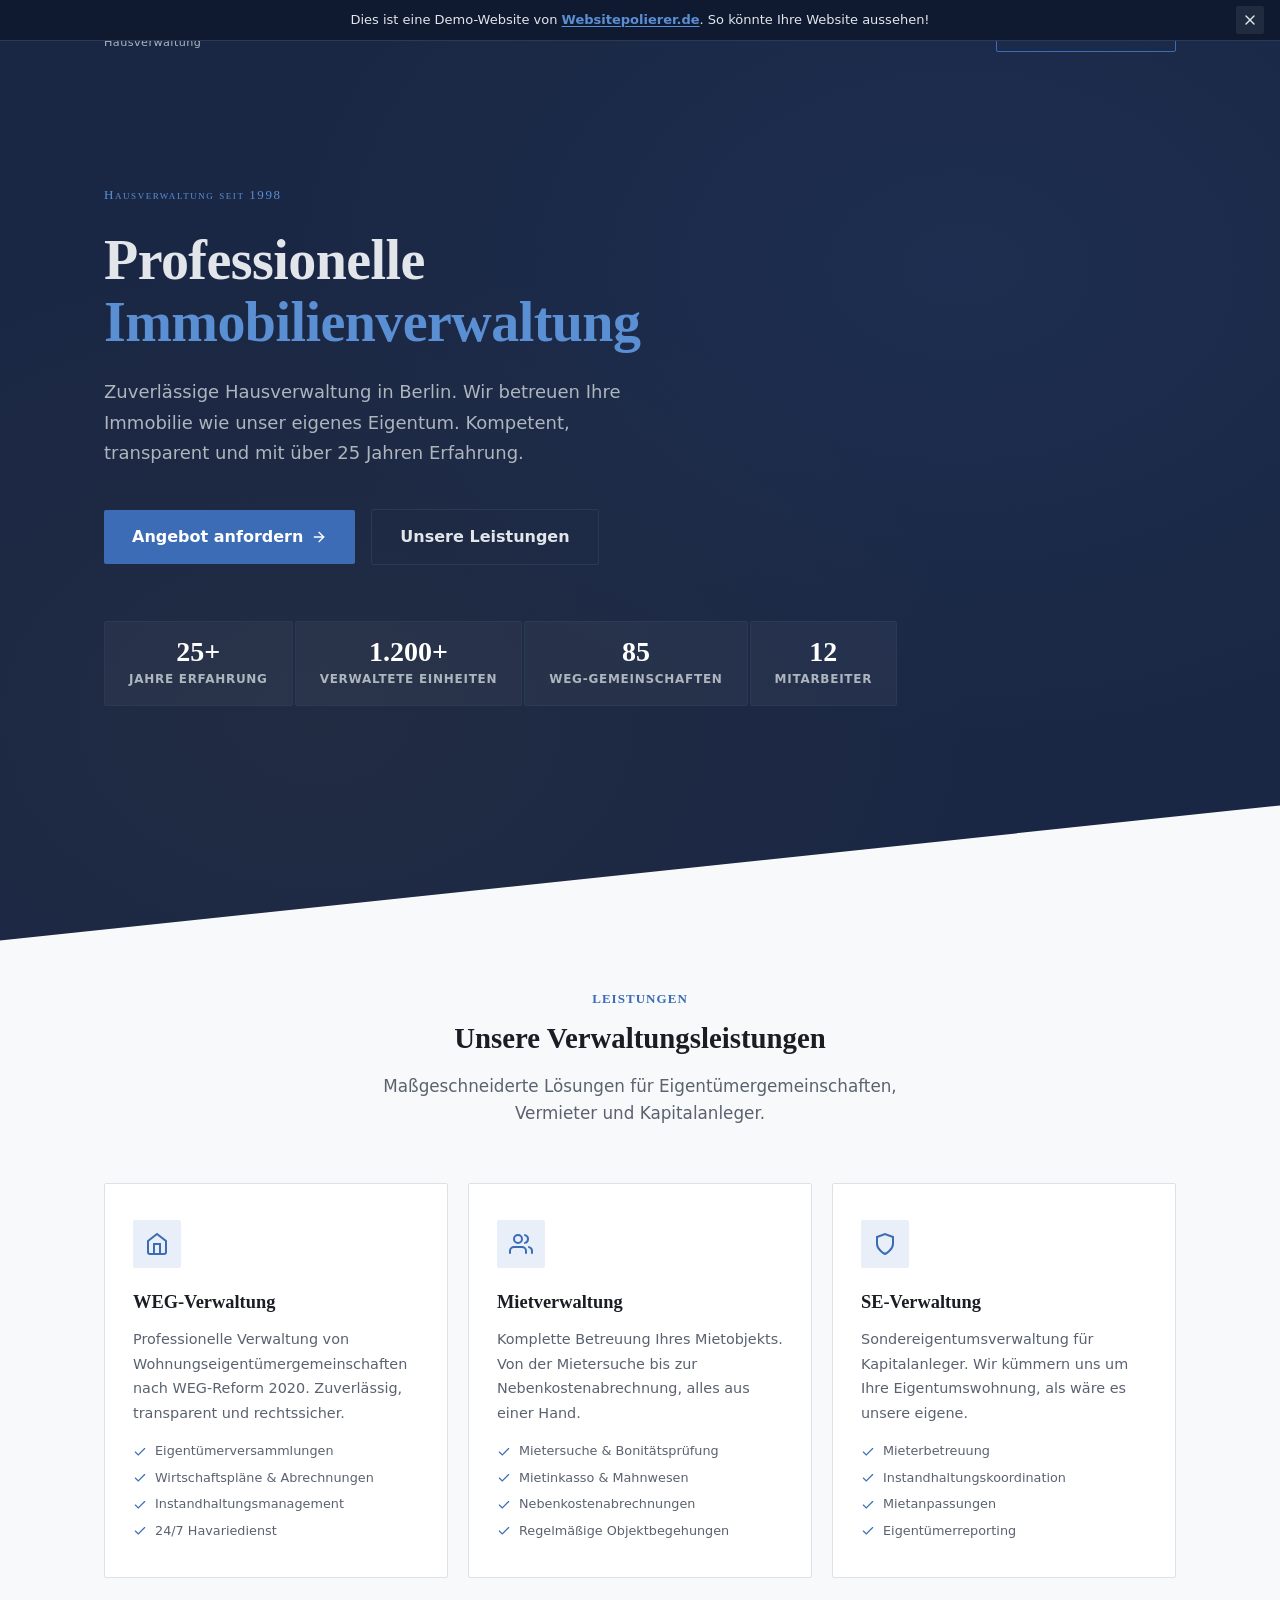
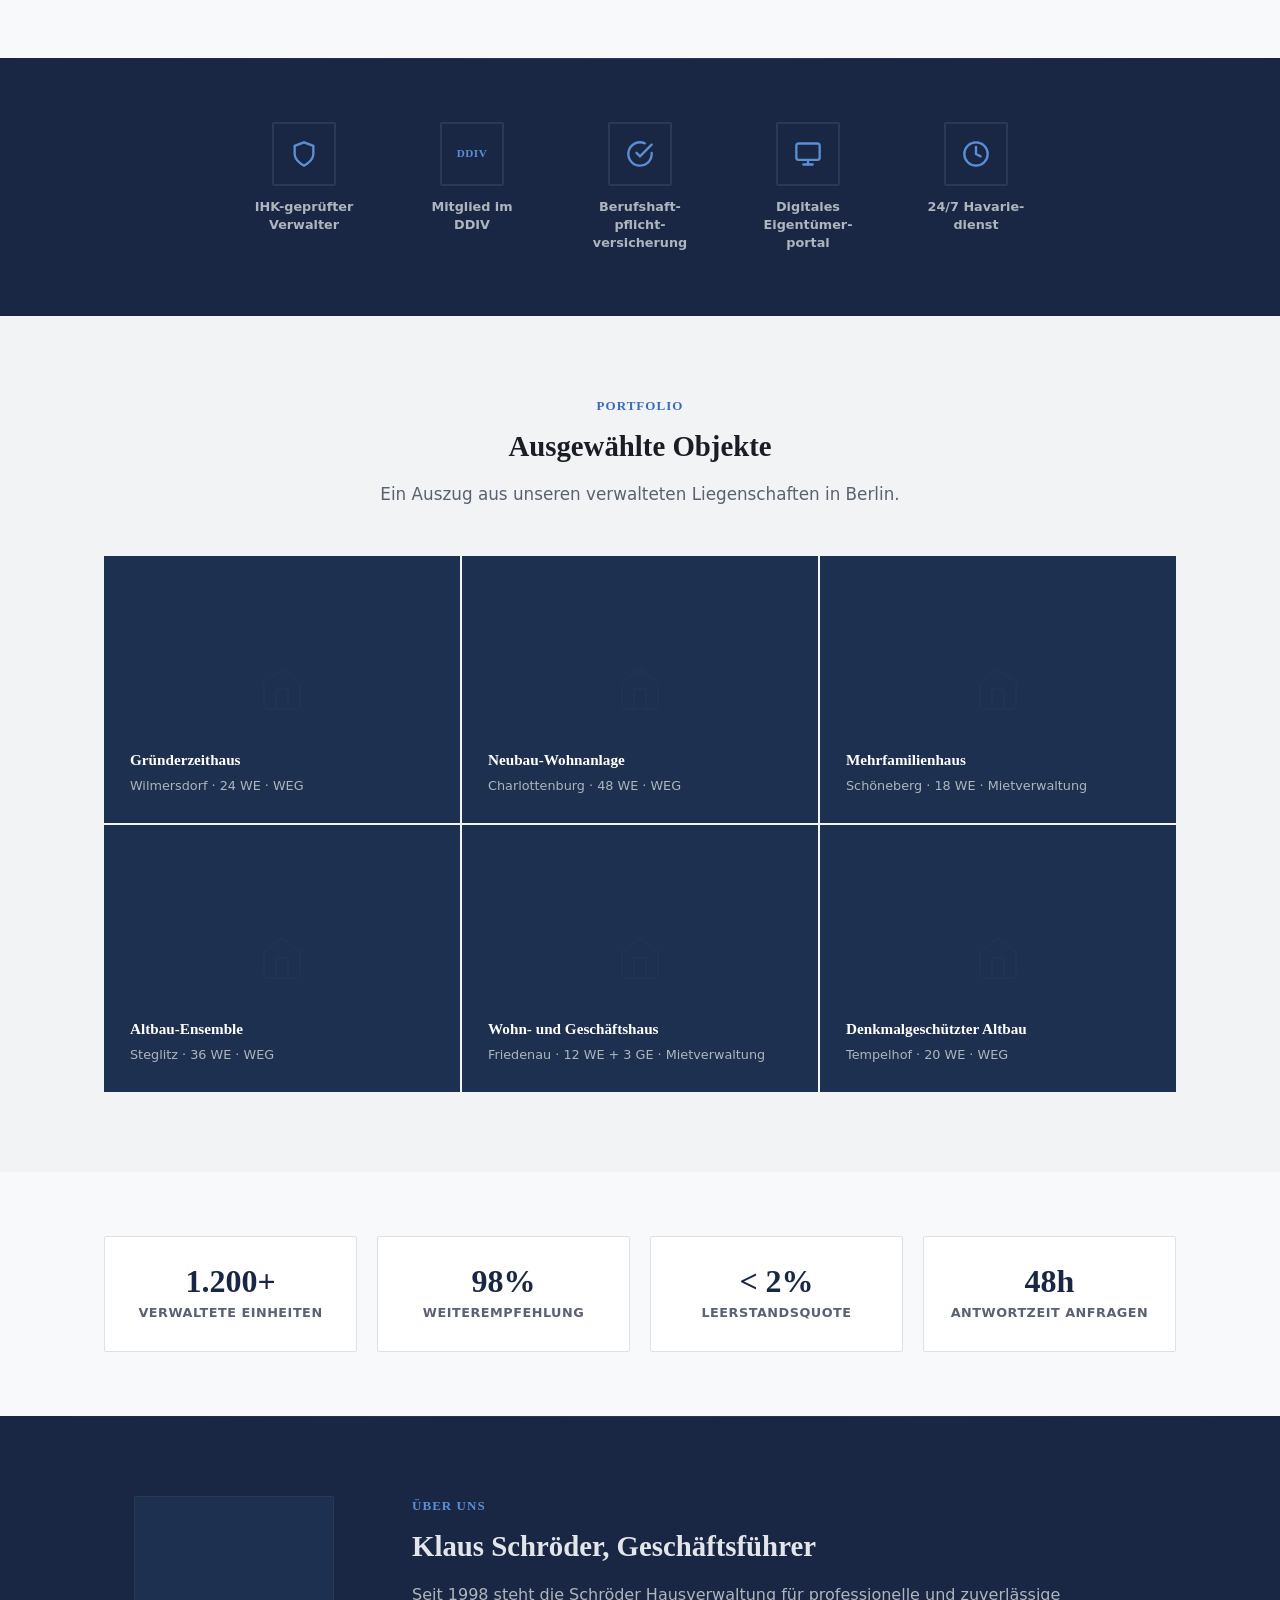
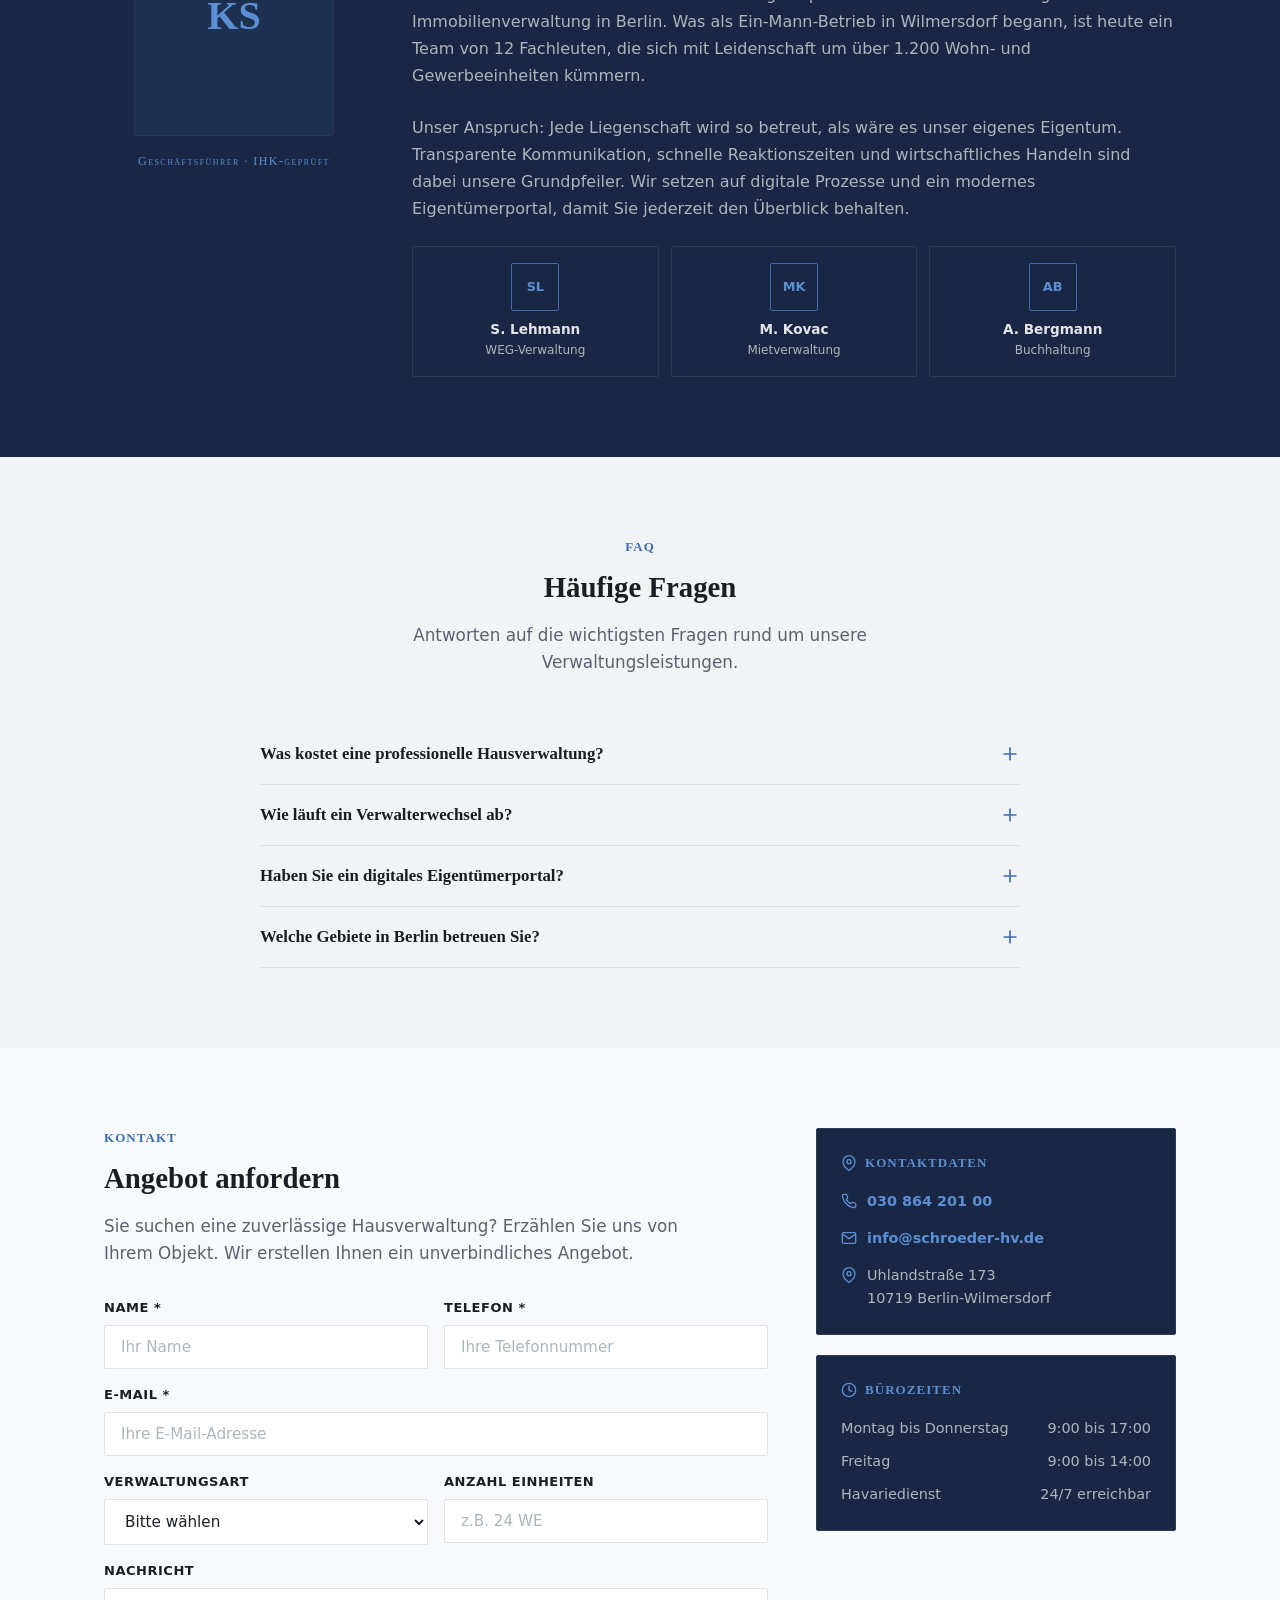
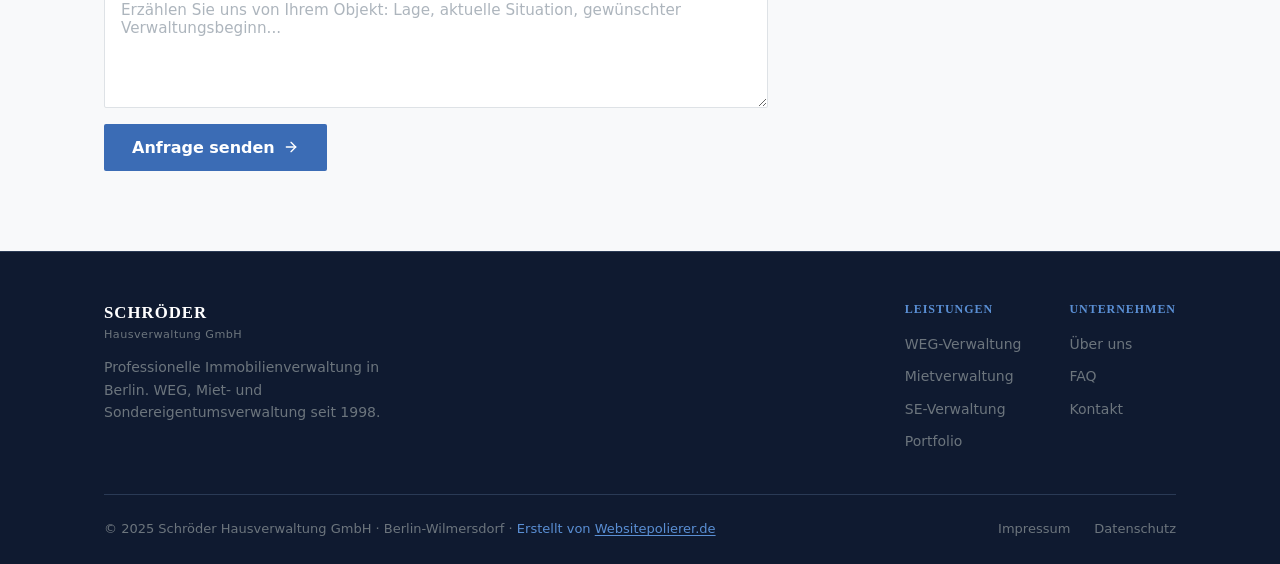
<file: website/demos/immobilien.html>
<!DOCTYPE html>
<html lang="de">
<head>
  <meta charset="UTF-8">
  <meta name="viewport" content="width=device-width, initial-scale=1.0">
  <title>Schr&ouml;der Hausverwaltung | Immobilienverwaltung in Berlin</title>
  <meta name="description" content="Schr&ouml;der Hausverwaltung in Berlin-Wilmersdorf. WEG-Verwaltung, Mietverwaltung und Sondereigentumsverwaltung. &Uuml;ber 25 Jahre Erfahrung, 1.200+ verwaltete Einheiten.">
  <meta name="robots" content="noindex, nofollow">
  <style>
    /* ========================================
       SCHR&Ouml;DER HAUSVERWALTUNG — Demo Website
       Professional Navy / Corporate Theme
       Erstellt von Websitepolierer.de
       ======================================== */

    :root {
      --navy: #1a2744;
      --navy-dark: #0f1a30;
      --navy-light: #2a3f6b;
      --navy-medium: #1e304f;
      --blue-accent: #3b6cb5;
      --blue-light: #5a8fd4;
      --blue-pale: #e8eff8;
      --grey-50: #f8f9fa;
      --grey-100: #f1f3f5;
      --grey-200: #e2e6ea;
      --grey-300: #ced4da;
      --grey-400: #adb5bd;
      --grey-600: #6c757d;
      --grey-700: #495057;
      --grey-800: #343a40;
      --white: #ffffff;
      --text-dark: #1a1e24;
      --text-medium: #5a6270;
      --text-light: #8a929c;
      --text-on-dark: #e2e6ea;
      --gold: #c9a227;
      --gold-light: #e0c35a;
      --border-dark: #2a3a55;
      --border-light: #dee2e6;
      --font-heading: Georgia, 'Times New Roman', Times, serif;
      --font-body: system-ui, -apple-system, BlinkMacSystemFont, 'Segoe UI', sans-serif;
      --transition: 0.2s ease;
    }

    *, *::before, *::after {
      margin: 0;
      padding: 0;
      box-sizing: border-box;
    }

    html {
      scroll-behavior: smooth;
      -webkit-text-size-adjust: 100%;
    }

    body {
      font-family: var(--font-body);
      font-size: 16px;
      line-height: 1.6;
      color: var(--text-dark);
      background: var(--grey-50);
      -webkit-font-smoothing: antialiased;
      -moz-osx-font-smoothing: grayscale;
    }

    img, svg {
      display: block;
      max-width: 100%;
    }

    a {
      color: inherit;
      text-decoration: none;
    }

    button {
      font-family: inherit;
      cursor: pointer;
      border: none;
      background: none;
    }

    input, textarea, select {
      font-family: inherit;
      font-size: inherit;
    }

    ul {
      list-style: none;
    }

    .container {
      max-width: 1120px;
      margin: 0 auto;
      padding: 0 24px;
    }

    .sr-only {
      position: absolute;
      width: 1px;
      height: 1px;
      padding: 0;
      margin: -1px;
      overflow: hidden;
      clip: rect(0, 0, 0, 0);
      white-space: nowrap;
      border-width: 0;
    }

    .section-label {
      font-family: var(--font-heading);
      font-size: 0.8125rem;
      font-weight: 700;
      letter-spacing: 0.08em;
      text-transform: uppercase;
      color: var(--blue-accent);
      margin-bottom: 12px;
    }

    .section-label--light {
      color: var(--blue-light);
    }

    .section-title {
      font-family: var(--font-heading);
      font-size: 1.8rem;
      font-weight: 700;
      line-height: 1.25;
      margin-bottom: 16px;
    }

    .section-title--light {
      color: var(--text-on-dark);
    }

    .section-title--dark {
      color: var(--text-dark);
    }

    .section-subtitle {
      font-size: 1.05rem;
      max-width: 600px;
      line-height: 1.6;
    }

    .section-subtitle--light {
      color: var(--grey-400);
    }

    .section-subtitle--dark {
      color: var(--text-medium);
    }

    /* ========================================
       DEMO BANNER
       ======================================== */
    .demo-banner {
      background: var(--navy-dark);
      color: var(--text-on-dark);
      text-align: center;
      padding: 10px 24px;
      font-size: 0.8125rem;
      font-weight: 500;
      position: relative;
      z-index: 1001;
      line-height: 1.5;
      border-bottom: 1px solid var(--border-dark);
    }

    .demo-banner a {
      color: var(--blue-light);
      text-decoration: underline;
      text-underline-offset: 2px;
      font-weight: 600;
    }

    .demo-banner a:hover {
      color: var(--gold-light);
    }

    .demo-banner__close {
      position: absolute;
      right: 16px;
      top: 50%;
      transform: translateY(-50%);
      color: var(--text-on-dark);
      background: rgba(255, 255, 255, 0.08);
      border-radius: 2px;
      width: 28px;
      height: 28px;
      display: flex;
      align-items: center;
      justify-content: center;
      transition: background var(--transition);
    }

    .demo-banner__close:hover {
      background: rgba(255, 255, 255, 0.15);
    }

    .demo-banner.is-hidden {
      display: none;
    }

    /* ========================================
       NAVIGATION
       ======================================== */
    .nav {
      position: fixed;
      top: 0;
      left: 0;
      right: 0;
      z-index: 1000;
      background: transparent;
      transition: background var(--transition), border-color var(--transition);
      border-bottom: 1px solid transparent;
    }

    .nav--scrolled {
      background: rgba(26, 39, 68, 0.97);
      backdrop-filter: blur(8px);
      -webkit-backdrop-filter: blur(8px);
      border-bottom-color: var(--border-dark);
    }

    .nav__container {
      max-width: 1120px;
      margin: 0 auto;
      padding: 0 24px;
      display: flex;
      align-items: center;
      justify-content: space-between;
      height: 64px;
    }

    .nav__brand {
      display: flex;
      flex-direction: column;
      line-height: 1;
      color: #fff;
      white-space: nowrap;
    }

    .nav__brand-name {
      font-family: var(--font-heading);
      font-size: 1.2rem;
      font-weight: 700;
      letter-spacing: 0.06em;
      text-transform: uppercase;
    }

    .nav__brand-sub {
      font-size: 0.7rem;
      font-weight: 400;
      color: var(--grey-400);
      letter-spacing: 0.04em;
      margin-top: 2px;
    }

    .nav__links {
      display: flex;
      align-items: center;
      gap: 28px;
    }

    .nav__link {
      font-size: 0.9rem;
      font-weight: 500;
      color: var(--text-on-dark);
      transition: color var(--transition);
      white-space: nowrap;
    }

    .nav__link:hover {
      color: var(--blue-light);
    }

    .nav__cta {
      display: inline-flex;
      align-items: center;
      gap: 6px;
      color: var(--blue-light);
      font-size: 0.875rem;
      font-weight: 600;
      padding: 8px 18px;
      border: 1px solid var(--blue-accent);
      border-radius: 2px;
      white-space: nowrap;
      transition: background var(--transition), color var(--transition);
    }

    .nav__cta:hover {
      background: var(--blue-accent);
      color: #fff;
    }

    .nav__burger {
      display: none;
      flex-direction: column;
      gap: 5px;
      width: 28px;
      padding: 4px 0;
    }

    .nav__burger span {
      display: block;
      height: 2px;
      background: var(--text-on-dark);
      transition: transform var(--transition), opacity var(--transition);
    }

    @media (max-width: 900px) {
      .nav__links {
        position: fixed;
        top: 0;
        left: -100%;
        width: 280px;
        height: 100vh;
        background: var(--navy-dark);
        flex-direction: column;
        align-items: flex-start;
        padding: 80px 32px 32px;
        gap: 0;
        border-right: 1px solid var(--border-dark);
        transition: left 0.3s ease;
        z-index: 999;
      }

      .nav__links.is-open {
        left: 0;
      }

      .nav__link {
        padding: 14px 0;
        font-size: 1rem;
        width: 100%;
        border-bottom: 1px solid var(--border-dark);
      }

      .nav__cta {
        margin-top: 16px;
        width: 100%;
        justify-content: center;
        padding: 12px 18px;
      }

      .nav__burger {
        display: flex;
        z-index: 1000;
      }

      .nav__burger.is-open span:nth-child(1) {
        transform: translateY(7px) rotate(45deg);
      }

      .nav__burger.is-open span:nth-child(2) {
        opacity: 0;
      }

      .nav__burger.is-open span:nth-child(3) {
        transform: translateY(-7px) rotate(-45deg);
      }
    }

    .nav__overlay {
      display: none;
      position: fixed;
      inset: 0;
      background: rgba(0, 0, 0, 0.6);
      z-index: 998;
    }

    .nav__overlay.is-visible {
      display: block;
    }

    /* ========================================
       HERO
       ======================================== */
    .hero {
      min-height: 100vh;
      display: flex;
      align-items: center;
      background: var(--navy);
      position: relative;
      overflow: hidden;
      clip-path: polygon(0 0, 100% 0, 100% 85%, 0 100%);
      padding-bottom: 10vh;
    }

    .hero::before {
      content: '';
      position: absolute;
      top: 0;
      left: 0;
      right: 0;
      bottom: 0;
      background:
        radial-gradient(ellipse at 75% 25%, rgba(59, 108, 181, 0.1) 0%, transparent 50%),
        radial-gradient(ellipse at 25% 75%, rgba(201, 162, 39, 0.04) 0%, transparent 50%);
      pointer-events: none;
    }

    .hero::after {
      content: '';
      position: absolute;
      bottom: 0;
      left: 0;
      right: 0;
      height: 1px;
      background: linear-gradient(90deg, transparent, var(--blue-accent), transparent);
      opacity: 0.3;
    }

    .hero__container {
      max-width: 1120px;
      margin: 0 auto;
      padding: 0 24px;
      position: relative;
      width: 100%;
    }

    .hero__tagline {
      font-family: var(--font-heading);
      font-size: 0.8125rem;
      font-weight: 400;
      font-variant: small-caps;
      letter-spacing: 0.12em;
      color: var(--blue-light);
      margin-bottom: 24px;
    }

    .hero__title {
      font-family: var(--font-heading);
      font-size: 3.5rem;
      font-weight: 700;
      color: var(--text-on-dark);
      line-height: 1.1;
      margin-bottom: 24px;
      letter-spacing: -0.01em;
    }

    .hero__title-accent {
      color: var(--blue-light);
    }

    .hero__subtitle {
      font-size: 1.125rem;
      color: var(--grey-400);
      max-width: 540px;
      margin-bottom: 40px;
      line-height: 1.7;
    }

    .hero__actions {
      display: flex;
      align-items: center;
      gap: 16px;
      margin-bottom: 56px;
      flex-wrap: wrap;
    }

    .btn {
      display: inline-flex;
      align-items: center;
      justify-content: center;
      gap: 8px;
      font-weight: 600;
      border-radius: 2px;
      transition: all var(--transition);
      cursor: pointer;
      white-space: nowrap;
      text-decoration: none;
    }

    .btn--primary {
      background: var(--blue-accent);
      color: #fff;
      padding: 14px 28px;
      font-size: 1rem;
    }

    .btn--primary:hover {
      background: var(--navy-light);
    }

    .btn--secondary {
      background: transparent;
      color: var(--text-on-dark);
      padding: 14px 28px;
      font-size: 1rem;
      border: 1px solid var(--border-dark);
    }

    .btn--secondary:hover {
      border-color: var(--blue-light);
      color: var(--blue-light);
    }

    .btn--small {
      padding: 10px 20px;
      font-size: 0.9rem;
    }

    .hero__stats {
      display: flex;
      gap: 2px;
      flex-wrap: wrap;
    }

    .hero__stat {
      background: rgba(255, 255, 255, 0.04);
      border: 1px solid var(--border-dark);
      padding: 16px 24px;
      text-align: center;
      min-width: 140px;
      border-radius: 2px;
    }

    .hero__stat-number {
      font-family: var(--font-heading);
      font-size: 1.75rem;
      font-weight: 700;
      color: #fff;
      line-height: 1;
      margin-bottom: 4px;
    }

    .hero__stat-label {
      font-size: 0.75rem;
      font-weight: 600;
      color: var(--grey-400);
      text-transform: uppercase;
      letter-spacing: 0.06em;
    }

    @media (max-width: 640px) {
      .hero {
        min-height: auto;
        padding: 120px 0 100px;
        clip-path: polygon(0 0, 100% 0, 100% 90%, 0 100%);
      }

      .hero__title {
        font-size: 2rem;
      }

      .hero__subtitle {
        font-size: 1rem;
      }

      .hero__actions {
        flex-direction: column;
        gap: 12px;
      }

      .hero__actions .btn {
        width: 100%;
      }

      .hero__stats {
        gap: 8px;
      }

      .hero__stat {
        min-width: 0;
        flex: 1;
        padding: 12px 16px;
      }

      .hero__stat-number {
        font-size: 1.35rem;
      }

      .hero__stat-label {
        font-size: 0.65rem;
      }
    }

    /* ========================================
       SERVICES
       ======================================== */
    .services {
      padding: 120px 0 80px;
      background: var(--grey-50);
      margin-top: -8vh;
    }

    .services__header {
      text-align: center;
      margin-bottom: 56px;
    }

    .services__header .section-subtitle {
      margin: 0 auto;
    }

    .services__grid {
      display: grid;
      grid-template-columns: repeat(3, 1fr);
      gap: 20px;
    }

    .service-card {
      background: var(--white);
      border: 1px solid var(--border-light);
      border-radius: 2px;
      padding: 36px 28px;
      transition: border-color var(--transition), box-shadow var(--transition);
    }

    .service-card:hover {
      border-color: var(--blue-accent);
      box-shadow: 0 4px 24px rgba(26, 39, 68, 0.08);
    }

    .service-card__icon {
      width: 48px;
      height: 48px;
      background: var(--blue-pale);
      display: flex;
      align-items: center;
      justify-content: center;
      border-radius: 2px;
      margin-bottom: 20px;
    }

    .service-card__icon svg {
      width: 24px;
      height: 24px;
      color: var(--blue-accent);
    }

    .service-card__title {
      font-family: var(--font-heading);
      font-size: 1.15rem;
      font-weight: 700;
      color: var(--text-dark);
      margin-bottom: 10px;
    }

    .service-card__text {
      font-size: 0.9rem;
      color: var(--text-medium);
      line-height: 1.7;
      margin-bottom: 16px;
    }

    .service-card__features {
      display: flex;
      flex-direction: column;
      gap: 6px;
    }

    .service-card__feature {
      display: flex;
      align-items: center;
      gap: 8px;
      font-size: 0.8rem;
      color: var(--text-medium);
    }

    .service-card__feature svg {
      width: 14px;
      height: 14px;
      color: var(--blue-accent);
      flex-shrink: 0;
    }

    @media (max-width: 768px) {
      .services__grid {
        grid-template-columns: 1fr;
        max-width: 480px;
        margin-left: auto;
        margin-right: auto;
      }
    }

    /* ========================================
       TRUST SIGNALS
       ======================================== */
    .trust {
      padding: 64px 0;
      background: var(--navy);
      position: relative;
    }

    .trust::before {
      content: '';
      position: absolute;
      top: 0;
      left: 0;
      right: 0;
      height: 1px;
      background: linear-gradient(90deg, transparent, var(--blue-accent), transparent);
      opacity: 0.3;
    }

    .trust__container {
      max-width: 1120px;
      margin: 0 auto;
      padding: 0 24px;
      text-align: center;
    }

    .trust__grid {
      display: flex;
      justify-content: center;
      gap: 48px;
      flex-wrap: wrap;
    }

    .trust__item {
      display: flex;
      flex-direction: column;
      align-items: center;
      gap: 12px;
    }

    .trust__badge {
      width: 64px;
      height: 64px;
      border: 2px solid var(--border-dark);
      border-radius: 2px;
      display: flex;
      align-items: center;
      justify-content: center;
      transition: border-color var(--transition);
    }

    .trust__badge:hover {
      border-color: var(--blue-light);
    }

    .trust__badge svg {
      width: 28px;
      height: 28px;
      color: var(--blue-light);
    }

    .trust__badge-text {
      font-family: var(--font-heading);
      font-size: 0.7rem;
      font-weight: 700;
      color: var(--blue-light);
      letter-spacing: 0.04em;
    }

    .trust__label {
      font-size: 0.8rem;
      color: var(--grey-400);
      font-weight: 600;
      max-width: 120px;
      line-height: 1.4;
    }

    @media (max-width: 480px) {
      .trust__grid {
        gap: 28px;
      }
    }

    /* ========================================
       PORTFOLIO
       ======================================== */
    .portfolio {
      padding: 80px 0;
      background: var(--grey-100);
    }

    .portfolio__header {
      text-align: center;
      margin-bottom: 48px;
    }

    .portfolio__header .section-subtitle {
      margin: 0 auto;
    }

    .portfolio__grid {
      display: grid;
      grid-template-columns: repeat(3, 1fr);
      gap: 2px;
    }

    .portfolio-item {
      background: var(--navy-medium);
      aspect-ratio: 4/3;
      display: flex;
      flex-direction: column;
      justify-content: flex-end;
      padding: 24px;
      position: relative;
      overflow: hidden;
      border: 2px solid transparent;
      transition: border-color var(--transition);
    }

    .portfolio-item:hover {
      border-color: var(--blue-accent);
    }

    .portfolio-item__placeholder {
      position: absolute;
      top: 0;
      left: 0;
      right: 0;
      bottom: 0;
      display: flex;
      align-items: center;
      justify-content: center;
      color: var(--border-dark);
    }

    .portfolio-item__placeholder svg {
      width: 48px;
      height: 48px;
      opacity: 0.3;
    }

    .portfolio-item__info {
      position: relative;
      z-index: 1;
    }

    .portfolio-item__title {
      font-family: var(--font-heading);
      font-size: 0.95rem;
      font-weight: 700;
      color: #fff;
      margin-bottom: 4px;
    }

    .portfolio-item__desc {
      font-size: 0.8rem;
      color: var(--grey-400);
    }

    @media (max-width: 768px) {
      .portfolio__grid {
        grid-template-columns: repeat(2, 1fr);
      }
    }

    @media (max-width: 480px) {
      .portfolio__grid {
        grid-template-columns: 1fr;
      }
    }

    /* ========================================
       ABOUT
       ======================================== */
    .about {
      padding: 80px 0;
      background: var(--navy);
      position: relative;
    }

    .about::before {
      content: '';
      position: absolute;
      top: 0;
      left: 0;
      right: 0;
      height: 1px;
      background: linear-gradient(90deg, transparent, var(--border-dark), transparent);
    }

    .about__container {
      max-width: 1120px;
      margin: 0 auto;
      padding: 0 24px;
      display: grid;
      grid-template-columns: 260px 1fr;
      gap: 48px;
      align-items: start;
    }

    .about__photo {
      display: flex;
      flex-direction: column;
      align-items: center;
      gap: 16px;
    }

    .about__avatar {
      width: 200px;
      height: 240px;
      background: var(--navy-medium);
      border: 1px solid var(--border-dark);
      border-radius: 2px;
      display: flex;
      align-items: center;
      justify-content: center;
      font-family: var(--font-heading);
      font-size: 2.5rem;
      font-weight: 700;
      color: var(--blue-light);
    }

    .about__role {
      font-family: var(--font-heading);
      font-size: 0.75rem;
      font-variant: small-caps;
      letter-spacing: 0.12em;
      color: var(--blue-light);
      text-align: center;
    }

    .about__text {
      font-size: 1rem;
      color: var(--grey-400);
      line-height: 1.7;
      margin-bottom: 24px;
    }

    .about__team {
      display: grid;
      grid-template-columns: repeat(3, 1fr);
      gap: 12px;
      margin-top: 8px;
    }

    .about__team-member {
      border: 1px solid var(--border-dark);
      border-radius: 2px;
      padding: 16px;
      text-align: center;
    }

    .about__team-avatar {
      width: 48px;
      height: 48px;
      border: 1px solid var(--blue-accent);
      border-radius: 2px;
      display: flex;
      align-items: center;
      justify-content: center;
      font-size: 0.8rem;
      font-weight: 700;
      color: var(--blue-light);
      margin: 0 auto 8px;
    }

    .about__team-name {
      font-size: 0.85rem;
      font-weight: 600;
      color: var(--text-on-dark);
    }

    .about__team-role {
      font-size: 0.75rem;
      color: var(--grey-400);
    }

    @media (max-width: 768px) {
      .about__container {
        grid-template-columns: 1fr;
        gap: 32px;
        text-align: center;
      }

      .about__photo {
        order: -1;
      }

      .about__team {
        grid-template-columns: 1fr;
        max-width: 240px;
        margin-left: auto;
        margin-right: auto;
      }
    }

    /* ========================================
       KEY FIGURES
       ======================================== */
    .figures {
      padding: 64px 0;
      background: var(--grey-50);
    }

    .figures__container {
      max-width: 1120px;
      margin: 0 auto;
      padding: 0 24px;
    }

    .figures__grid {
      display: grid;
      grid-template-columns: repeat(4, 1fr);
      gap: 20px;
    }

    .figure-card {
      background: var(--white);
      border: 1px solid var(--border-light);
      border-radius: 2px;
      padding: 28px 20px;
      text-align: center;
      transition: border-color var(--transition);
    }

    .figure-card:hover {
      border-color: var(--blue-accent);
    }

    .figure-card__number {
      font-family: var(--font-heading);
      font-size: 2rem;
      font-weight: 700;
      color: var(--navy);
      line-height: 1;
      margin-bottom: 6px;
    }

    .figure-card__label {
      font-size: 0.8rem;
      color: var(--text-medium);
      font-weight: 600;
      text-transform: uppercase;
      letter-spacing: 0.04em;
    }

    @media (max-width: 768px) {
      .figures__grid {
        grid-template-columns: repeat(2, 1fr);
      }
    }

    @media (max-width: 480px) {
      .figures__grid {
        grid-template-columns: 1fr;
      }
    }

    /* ========================================
       FAQ
       ======================================== */
    .faq {
      padding: 80px 0;
      background: var(--grey-100);
    }

    .faq__header {
      text-align: center;
      margin-bottom: 48px;
    }

    .faq__header .section-subtitle {
      margin: 0 auto;
    }

    .faq__list {
      max-width: 760px;
      margin: 0 auto;
    }

    .faq__item {
      border-bottom: 1px solid var(--border-light);
    }

    .faq__question {
      width: 100%;
      display: flex;
      align-items: center;
      justify-content: space-between;
      padding: 20px 0;
      font-family: var(--font-heading);
      font-size: 1.05rem;
      font-weight: 700;
      color: var(--text-dark);
      text-align: left;
      cursor: pointer;
      background: none;
      border: none;
      gap: 16px;
    }

    .faq__question:hover {
      color: var(--blue-accent);
    }

    .faq__question-icon {
      width: 20px;
      height: 20px;
      flex-shrink: 0;
      color: var(--blue-accent);
      transition: transform 0.3s ease;
    }

    .faq__item.is-open .faq__question-icon {
      transform: rotate(45deg);
    }

    .faq__answer {
      max-height: 0;
      overflow: hidden;
      transition: max-height 0.3s ease;
    }

    .faq__answer-inner {
      padding: 0 0 20px;
      font-size: 0.95rem;
      color: var(--text-medium);
      line-height: 1.7;
    }

    .faq__item.is-open .faq__answer {
      max-height: 300px;
    }

    /* ========================================
       CONTACT
       ======================================== */
    .contact {
      padding: 80px 0;
      background: var(--grey-50);
    }

    .contact__container {
      max-width: 1120px;
      margin: 0 auto;
      padding: 0 24px;
      display: grid;
      grid-template-columns: 1fr 360px;
      gap: 48px;
      align-items: start;
    }

    .contact__form {
      display: flex;
      flex-direction: column;
      gap: 16px;
    }

    .form-group {
      display: flex;
      flex-direction: column;
      gap: 6px;
    }

    .form-group__label {
      font-size: 0.8125rem;
      font-weight: 700;
      color: var(--text-dark);
      text-transform: uppercase;
      letter-spacing: 0.04em;
    }

    .form-group__input,
    .form-group__textarea,
    .form-group__select {
      width: 100%;
      padding: 12px 16px;
      border: 1px solid var(--border-light);
      border-radius: 2px;
      font-size: 0.95rem;
      color: var(--text-dark);
      background: #fff;
      transition: border-color var(--transition);
      outline: none;
    }

    .form-group__input:focus,
    .form-group__textarea:focus,
    .form-group__select:focus {
      border-color: var(--blue-accent);
    }

    .form-group__input::placeholder,
    .form-group__textarea::placeholder {
      color: var(--grey-400);
    }

    .form-group__textarea {
      resize: vertical;
      min-height: 120px;
    }

    .form-row {
      display: grid;
      grid-template-columns: 1fr 1fr;
      gap: 16px;
    }

    .contact__sidebar {
      display: flex;
      flex-direction: column;
      gap: 20px;
    }

    .contact__info-card {
      background: var(--navy);
      border: 1px solid var(--border-dark);
      border-radius: 2px;
      padding: 24px;
    }

    .contact__info-title {
      font-family: var(--font-heading);
      font-size: 0.8125rem;
      font-weight: 700;
      color: var(--blue-light);
      margin-bottom: 16px;
      display: flex;
      align-items: center;
      gap: 8px;
      text-transform: uppercase;
      letter-spacing: 0.08em;
    }

    .contact__info-title svg {
      width: 16px;
      height: 16px;
      color: var(--blue-light);
    }

    .contact__info-item {
      display: flex;
      align-items: flex-start;
      gap: 10px;
      margin-bottom: 14px;
      font-size: 0.9rem;
      color: var(--grey-400);
    }

    .contact__info-item:last-child {
      margin-bottom: 0;
    }

    .contact__info-item svg {
      width: 16px;
      height: 16px;
      color: var(--blue-light);
      flex-shrink: 0;
      margin-top: 3px;
    }

    .contact__info-item a {
      color: var(--blue-light);
      font-weight: 600;
      transition: color var(--transition);
    }

    .contact__info-item a:hover {
      color: var(--gold-light);
    }

    .contact__hours {
      background: var(--navy);
      border: 1px solid var(--border-dark);
      border-radius: 2px;
      padding: 24px;
    }

    .contact__hours-title {
      font-family: var(--font-heading);
      font-size: 0.8125rem;
      font-weight: 700;
      color: var(--blue-light);
      margin-bottom: 16px;
      display: flex;
      align-items: center;
      gap: 8px;
      text-transform: uppercase;
      letter-spacing: 0.08em;
    }

    .contact__hours-title svg {
      width: 16px;
      height: 16px;
      color: var(--blue-light);
    }

    .contact__hours-row {
      display: flex;
      justify-content: space-between;
      font-size: 0.9rem;
      margin-bottom: 10px;
      color: var(--grey-400);
    }

    .contact__hours-row:last-child {
      margin-bottom: 0;
    }

    @media (max-width: 768px) {
      .contact__container {
        grid-template-columns: 1fr;
        gap: 32px;
      }

      .form-row {
        grid-template-columns: 1fr;
      }
    }

    /* ========================================
       FOOTER
       ======================================== */
    .footer {
      background: var(--navy-dark);
      color: var(--grey-600);
      padding: 48px 0 24px;
      border-top: 1px solid var(--border-dark);
    }

    .footer__container {
      max-width: 1120px;
      margin: 0 auto;
      padding: 0 24px;
    }

    .footer__top {
      display: grid;
      grid-template-columns: 1fr auto auto;
      gap: 48px;
      padding-bottom: 32px;
      border-bottom: 1px solid var(--border-dark);
    }

    .footer__brand {
      display: flex;
      flex-direction: column;
      margin-bottom: 12px;
    }

    .footer__brand-name {
      font-family: var(--font-heading);
      font-size: 1.05rem;
      font-weight: 700;
      color: #fff;
      letter-spacing: 0.06em;
      text-transform: uppercase;
    }

    .footer__brand-sub {
      font-size: 0.7rem;
      color: var(--grey-600);
      letter-spacing: 0.04em;
    }

    .footer__tagline {
      font-size: 0.875rem;
      line-height: 1.6;
      max-width: 320px;
    }

    .footer__links-title {
      font-family: var(--font-heading);
      font-size: 0.75rem;
      font-weight: 700;
      color: var(--blue-light);
      text-transform: uppercase;
      letter-spacing: 0.08em;
      margin-bottom: 14px;
    }

    .footer__link {
      display: block;
      font-size: 0.875rem;
      margin-bottom: 10px;
      transition: color var(--transition);
    }

    .footer__link:hover {
      color: var(--text-on-dark);
    }

    .footer__bottom {
      display: flex;
      justify-content: space-between;
      align-items: center;
      padding-top: 24px;
      font-size: 0.8125rem;
      flex-wrap: wrap;
      gap: 12px;
    }

    .footer__credit {
      color: var(--blue-light);
      font-weight: 500;
    }

    .footer__credit a {
      color: var(--blue-light);
      text-decoration: underline;
      text-underline-offset: 2px;
    }

    .footer__legal {
      display: flex;
      gap: 24px;
    }

    .footer__legal a {
      transition: color var(--transition);
    }

    .footer__legal a:hover {
      color: var(--text-on-dark);
    }

    @media (max-width: 640px) {
      .footer__top {
        grid-template-columns: 1fr;
        gap: 28px;
      }
    }

    /* ========================================
       MOBILE STICKY CTA
       ======================================== */
    .mobile-cta {
      display: none;
      position: fixed;
      bottom: 0;
      left: 0;
      right: 0;
      z-index: 900;
      background: var(--blue-accent);
      padding: 12px 24px;
      text-align: center;
    }

    .mobile-cta__link {
      display: flex;
      align-items: center;
      justify-content: center;
      gap: 8px;
      color: #fff;
      font-size: 1.05rem;
      font-weight: 700;
    }

    .mobile-cta__link svg {
      width: 20px;
      height: 20px;
    }

    @media (max-width: 768px) {
      .mobile-cta {
        display: block;
      }

      body {
        padding-bottom: 56px;
      }
    }

    /* ========================================
       ANIMATIONS
       ======================================== */
    @media (prefers-reduced-motion: no-preference) {
      .fade-in {
        opacity: 0;
        transform: translateY(16px);
        transition: opacity 0.5s ease, transform 0.5s ease;
      }

      .fade-in.is-visible {
        opacity: 1;
        transform: translateY(0);
      }
    }

    @media (prefers-reduced-motion: reduce) {
      .fade-in {
        opacity: 1;
        transform: none;
      }
    }
  </style>
</head>
<body>

  <!-- DEMO BANNER -->
  <div class="demo-banner" id="demoBanner">
    <span>Dies ist eine Demo-Website von <a href="../index.html#kontakt">Websitepolierer.de</a>. So k&ouml;nnte Ihre Website aussehen!</span>
    <button class="demo-banner__close" id="demoBannerClose" aria-label="Demo-Banner schlie&szlig;en">
      <svg width="16" height="16" viewBox="0 0 24 24" fill="none" stroke="currentColor" stroke-width="2" stroke-linecap="round"><line x1="18" y1="6" x2="6" y2="18"/><line x1="6" y1="6" x2="18" y2="18"/></svg>
    </button>
  </div>

  <!-- NAVIGATION -->
  <nav class="nav" id="nav" aria-label="Hauptnavigation">
    <div class="nav__container">
      <a href="#" class="nav__brand" aria-label="Schr&ouml;der Hausverwaltung, Startseite">
        <span class="nav__brand-name">Schr&ouml;der</span>
        <span class="nav__brand-sub">Hausverwaltung</span>
      </a>

      <div class="nav__links" id="navLinks">
        <a href="#leistungen" class="nav__link">Leistungen</a>
        <a href="#portfolio" class="nav__link">Portfolio</a>
        <a href="#ueber" class="nav__link">&Uuml;ber uns</a>
        <a href="#faq" class="nav__link">FAQ</a>
        <a href="#kontakt" class="nav__link">Kontakt</a>
        <a href="tel:+493086420100" class="nav__cta">
          <svg width="14" height="14" viewBox="0 0 24 24" fill="none" stroke="currentColor" stroke-width="2" stroke-linecap="round"><path d="M22 16.92v3a2 2 0 01-2.18 2 19.79 19.79 0 01-8.63-3.07 19.5 19.5 0 01-6-6 19.79 19.79 0 01-3.07-8.67A2 2 0 014.11 2h3a2 2 0 012 1.72 12.84 12.84 0 00.7 2.81 2 2 0 01-.45 2.11L8.09 9.91a16 16 0 006 6l1.27-1.27a2 2 0 012.11-.45 12.84 12.84 0 002.81.7A2 2 0 0122 16.92z"/></svg>
          030 864 201 00
        </a>
      </div>

      <button class="nav__burger" id="navBurger" aria-label="Men&uuml; &ouml;ffnen" aria-expanded="false">
        <span></span>
        <span></span>
        <span></span>
      </button>
    </div>
    <div class="nav__overlay" id="navOverlay"></div>
  </nav>

  <!-- HERO -->
  <section class="hero" id="hero">
    <div class="hero__container">
      <p class="hero__tagline">Hausverwaltung seit 1998</p>

      <h1 class="hero__title">
        Professionelle<br>
        <span class="hero__title-accent">Immobilienverwaltung</span>
      </h1>

      <p class="hero__subtitle">
        Zuverl&auml;ssige Hausverwaltung in Berlin. Wir betreuen Ihre Immobilie wie unser eigenes Eigentum. Kompetent, transparent und mit &uuml;ber 25 Jahren Erfahrung.
      </p>

      <div class="hero__actions">
        <a href="#kontakt" class="btn btn--primary">
          Angebot anfordern
          <svg width="16" height="16" viewBox="0 0 24 24" fill="none" stroke="currentColor" stroke-width="2" stroke-linecap="round"><line x1="5" y1="12" x2="19" y2="12"/><polyline points="12 5 19 12 12 19"/></svg>
        </a>
        <a href="#leistungen" class="btn btn--secondary">
          Unsere Leistungen
        </a>
      </div>

      <div class="hero__stats">
        <div class="hero__stat fade-in">
          <div class="hero__stat-number">25+</div>
          <div class="hero__stat-label">Jahre Erfahrung</div>
        </div>
        <div class="hero__stat fade-in">
          <div class="hero__stat-number">1.200+</div>
          <div class="hero__stat-label">Verwaltete Einheiten</div>
        </div>
        <div class="hero__stat fade-in">
          <div class="hero__stat-number">85</div>
          <div class="hero__stat-label">WEG-Gemeinschaften</div>
        </div>
        <div class="hero__stat fade-in">
          <div class="hero__stat-number">12</div>
          <div class="hero__stat-label">Mitarbeiter</div>
        </div>
      </div>
    </div>
  </section>

  <!-- SERVICES -->
  <section class="services" id="leistungen">
    <div class="container">
      <div class="services__header">
        <div class="section-label">Leistungen</div>
        <h2 class="section-title section-title--dark">Unsere Verwaltungsleistungen</h2>
        <p class="section-subtitle section-subtitle--dark">Maßgeschneiderte L&ouml;sungen f&uuml;r Eigent&uuml;mergemeinschaften, Vermieter und Kapitalanleger.</p>
      </div>

      <div class="services__grid">
        <div class="service-card fade-in">
          <div class="service-card__icon">
            <svg viewBox="0 0 24 24" fill="none" stroke="currentColor" stroke-width="2" stroke-linecap="round"><path d="M3 9l9-7 9 7v11a2 2 0 01-2 2H5a2 2 0 01-2-2z"/><polyline points="9 22 9 12 15 12 15 22"/></svg>
          </div>
          <h3 class="service-card__title">WEG-Verwaltung</h3>
          <p class="service-card__text">Professionelle Verwaltung von Wohnungseigent&uuml;mergemeinschaften nach WEG-Reform 2020. Zuverl&auml;ssig, transparent und rechtssicher.</p>
          <div class="service-card__features">
            <div class="service-card__feature">
              <svg viewBox="0 0 24 24" fill="none" stroke="currentColor" stroke-width="2" stroke-linecap="round"><polyline points="20 6 9 17 4 12"/></svg>
              Eigent&uuml;merversammlungen
            </div>
            <div class="service-card__feature">
              <svg viewBox="0 0 24 24" fill="none" stroke="currentColor" stroke-width="2" stroke-linecap="round"><polyline points="20 6 9 17 4 12"/></svg>
              Wirtschaftspl&auml;ne &amp; Abrechnungen
            </div>
            <div class="service-card__feature">
              <svg viewBox="0 0 24 24" fill="none" stroke="currentColor" stroke-width="2" stroke-linecap="round"><polyline points="20 6 9 17 4 12"/></svg>
              Instandhaltungsmanagement
            </div>
            <div class="service-card__feature">
              <svg viewBox="0 0 24 24" fill="none" stroke="currentColor" stroke-width="2" stroke-linecap="round"><polyline points="20 6 9 17 4 12"/></svg>
              24/7 Havariedienst
            </div>
          </div>
        </div>

        <div class="service-card fade-in">
          <div class="service-card__icon">
            <svg viewBox="0 0 24 24" fill="none" stroke="currentColor" stroke-width="2" stroke-linecap="round"><path d="M17 21v-2a4 4 0 00-4-4H5a4 4 0 00-4 4v2"/><circle cx="9" cy="7" r="4"/><path d="M23 21v-2a4 4 0 00-3-3.87"/><path d="M16 3.13a4 4 0 010 7.75"/></svg>
          </div>
          <h3 class="service-card__title">Mietverwaltung</h3>
          <p class="service-card__text">Komplette Betreuung Ihres Mietobjekts. Von der Mietersuche bis zur Nebenkostenabrechnung, alles aus einer Hand.</p>
          <div class="service-card__features">
            <div class="service-card__feature">
              <svg viewBox="0 0 24 24" fill="none" stroke="currentColor" stroke-width="2" stroke-linecap="round"><polyline points="20 6 9 17 4 12"/></svg>
              Mietersuche &amp; Bonit&auml;tspr&uuml;fung
            </div>
            <div class="service-card__feature">
              <svg viewBox="0 0 24 24" fill="none" stroke="currentColor" stroke-width="2" stroke-linecap="round"><polyline points="20 6 9 17 4 12"/></svg>
              Mietinkasso &amp; Mahnwesen
            </div>
            <div class="service-card__feature">
              <svg viewBox="0 0 24 24" fill="none" stroke="currentColor" stroke-width="2" stroke-linecap="round"><polyline points="20 6 9 17 4 12"/></svg>
              Nebenkostenabrechnungen
            </div>
            <div class="service-card__feature">
              <svg viewBox="0 0 24 24" fill="none" stroke="currentColor" stroke-width="2" stroke-linecap="round"><polyline points="20 6 9 17 4 12"/></svg>
              Regelm&auml;&szlig;ige Objektbegehungen
            </div>
          </div>
        </div>

        <div class="service-card fade-in">
          <div class="service-card__icon">
            <svg viewBox="0 0 24 24" fill="none" stroke="currentColor" stroke-width="2" stroke-linecap="round"><path d="M12 22s8-4 8-10V5l-8-3-8 3v7c0 6 8 10 8 10z"/></svg>
          </div>
          <h3 class="service-card__title">SE-Verwaltung</h3>
          <p class="service-card__text">Sondereigentumsverwaltung f&uuml;r Kapitalanleger. Wir k&uuml;mmern uns um Ihre Eigentumswohnung, als w&auml;re es unsere eigene.</p>
          <div class="service-card__features">
            <div class="service-card__feature">
              <svg viewBox="0 0 24 24" fill="none" stroke="currentColor" stroke-width="2" stroke-linecap="round"><polyline points="20 6 9 17 4 12"/></svg>
              Mieterbetreuung
            </div>
            <div class="service-card__feature">
              <svg viewBox="0 0 24 24" fill="none" stroke="currentColor" stroke-width="2" stroke-linecap="round"><polyline points="20 6 9 17 4 12"/></svg>
              Instandhaltungskoordination
            </div>
            <div class="service-card__feature">
              <svg viewBox="0 0 24 24" fill="none" stroke="currentColor" stroke-width="2" stroke-linecap="round"><polyline points="20 6 9 17 4 12"/></svg>
              Mietanpassungen
            </div>
            <div class="service-card__feature">
              <svg viewBox="0 0 24 24" fill="none" stroke="currentColor" stroke-width="2" stroke-linecap="round"><polyline points="20 6 9 17 4 12"/></svg>
              Eigent&uuml;merreporting
            </div>
          </div>
        </div>
      </div>
    </div>
  </section>

  <!-- TRUST SIGNALS -->
  <section class="trust" id="vertrauen">
    <div class="trust__container">
      <div class="trust__grid">
        <div class="trust__item fade-in">
          <div class="trust__badge">
            <svg viewBox="0 0 24 24" fill="none" stroke="currentColor" stroke-width="2" stroke-linecap="round"><path d="M12 22s8-4 8-10V5l-8-3-8 3v7c0 6 8 10 8 10z"/></svg>
          </div>
          <div class="trust__label">IHK-gepr&uuml;fter Verwalter</div>
        </div>
        <div class="trust__item fade-in">
          <div class="trust__badge">
            <div class="trust__badge-text">DDIV</div>
          </div>
          <div class="trust__label">Mitglied im DDIV</div>
        </div>
        <div class="trust__item fade-in">
          <div class="trust__badge">
            <svg viewBox="0 0 24 24" fill="none" stroke="currentColor" stroke-width="2" stroke-linecap="round"><path d="M22 11.08V12a10 10 0 11-5.93-9.14"/><polyline points="22 4 12 14.01 9 11.01"/></svg>
          </div>
          <div class="trust__label">Berufshaft&shy;pflicht&shy;versicherung</div>
        </div>
        <div class="trust__item fade-in">
          <div class="trust__badge">
            <svg viewBox="0 0 24 24" fill="none" stroke="currentColor" stroke-width="2" stroke-linecap="round"><rect x="2" y="3" width="20" height="14" rx="2"/><line x1="8" y1="21" x2="16" y2="21"/><line x1="12" y1="17" x2="12" y2="21"/></svg>
          </div>
          <div class="trust__label">Digitales Eigent&uuml;mer&shy;portal</div>
        </div>
        <div class="trust__item fade-in">
          <div class="trust__badge">
            <svg viewBox="0 0 24 24" fill="none" stroke="currentColor" stroke-width="2" stroke-linecap="round"><circle cx="12" cy="12" r="10"/><polyline points="12 6 12 12 16 14"/></svg>
          </div>
          <div class="trust__label">24/7 Havarie&shy;dienst</div>
        </div>
      </div>
    </div>
  </section>

  <!-- PORTFOLIO -->
  <section class="portfolio" id="portfolio">
    <div class="container">
      <div class="portfolio__header">
        <div class="section-label">Portfolio</div>
        <h2 class="section-title section-title--dark">Ausgew&auml;hlte Objekte</h2>
        <p class="section-subtitle section-subtitle--dark" style="margin: 0 auto;">Ein Auszug aus unseren verwalteten Liegenschaften in Berlin.</p>
      </div>

      <div class="portfolio__grid">
        <div class="portfolio-item fade-in">
          <div class="portfolio-item__placeholder">
            <svg viewBox="0 0 24 24" fill="none" stroke="currentColor" stroke-width="1"><path d="M3 9l9-7 9 7v11a2 2 0 01-2 2H5a2 2 0 01-2-2z"/><polyline points="9 22 9 12 15 12 15 22"/></svg>
          </div>
          <div class="portfolio-item__info">
            <div class="portfolio-item__title">Gr&uuml;nderzeithaus</div>
            <div class="portfolio-item__desc">Wilmersdorf &middot; 24 WE &middot; WEG</div>
          </div>
        </div>
        <div class="portfolio-item fade-in">
          <div class="portfolio-item__placeholder">
            <svg viewBox="0 0 24 24" fill="none" stroke="currentColor" stroke-width="1"><path d="M3 9l9-7 9 7v11a2 2 0 01-2 2H5a2 2 0 01-2-2z"/><polyline points="9 22 9 12 15 12 15 22"/></svg>
          </div>
          <div class="portfolio-item__info">
            <div class="portfolio-item__title">Neubau-Wohnanlage</div>
            <div class="portfolio-item__desc">Charlottenburg &middot; 48 WE &middot; WEG</div>
          </div>
        </div>
        <div class="portfolio-item fade-in">
          <div class="portfolio-item__placeholder">
            <svg viewBox="0 0 24 24" fill="none" stroke="currentColor" stroke-width="1"><path d="M3 9l9-7 9 7v11a2 2 0 01-2 2H5a2 2 0 01-2-2z"/><polyline points="9 22 9 12 15 12 15 22"/></svg>
          </div>
          <div class="portfolio-item__info">
            <div class="portfolio-item__title">Mehrfamilienhaus</div>
            <div class="portfolio-item__desc">Sch&ouml;neberg &middot; 18 WE &middot; Mietverwaltung</div>
          </div>
        </div>
        <div class="portfolio-item fade-in">
          <div class="portfolio-item__placeholder">
            <svg viewBox="0 0 24 24" fill="none" stroke="currentColor" stroke-width="1"><path d="M3 9l9-7 9 7v11a2 2 0 01-2 2H5a2 2 0 01-2-2z"/><polyline points="9 22 9 12 15 12 15 22"/></svg>
          </div>
          <div class="portfolio-item__info">
            <div class="portfolio-item__title">Altbau-Ensemble</div>
            <div class="portfolio-item__desc">Steglitz &middot; 36 WE &middot; WEG</div>
          </div>
        </div>
        <div class="portfolio-item fade-in">
          <div class="portfolio-item__placeholder">
            <svg viewBox="0 0 24 24" fill="none" stroke="currentColor" stroke-width="1"><path d="M3 9l9-7 9 7v11a2 2 0 01-2 2H5a2 2 0 01-2-2z"/><polyline points="9 22 9 12 15 12 15 22"/></svg>
          </div>
          <div class="portfolio-item__info">
            <div class="portfolio-item__title">Wohn- und Gesch&auml;ftshaus</div>
            <div class="portfolio-item__desc">Friedenau &middot; 12 WE + 3 GE &middot; Mietverwaltung</div>
          </div>
        </div>
        <div class="portfolio-item fade-in">
          <div class="portfolio-item__placeholder">
            <svg viewBox="0 0 24 24" fill="none" stroke="currentColor" stroke-width="1"><path d="M3 9l9-7 9 7v11a2 2 0 01-2 2H5a2 2 0 01-2-2z"/><polyline points="9 22 9 12 15 12 15 22"/></svg>
          </div>
          <div class="portfolio-item__info">
            <div class="portfolio-item__title">Denkmalgesch&uuml;tzter Altbau</div>
            <div class="portfolio-item__desc">Tempelhof &middot; 20 WE &middot; WEG</div>
          </div>
        </div>
      </div>
    </div>
  </section>

  <!-- KEY FIGURES -->
  <section class="figures" id="kennzahlen">
    <div class="figures__container">
      <div class="figures__grid">
        <div class="figure-card fade-in">
          <div class="figure-card__number">1.200+</div>
          <div class="figure-card__label">Verwaltete Einheiten</div>
        </div>
        <div class="figure-card fade-in">
          <div class="figure-card__number">98%</div>
          <div class="figure-card__label">Weiterempfehlung</div>
        </div>
        <div class="figure-card fade-in">
          <div class="figure-card__number">&lt; 2%</div>
          <div class="figure-card__label">Leerstandsquote</div>
        </div>
        <div class="figure-card fade-in">
          <div class="figure-card__number">48h</div>
          <div class="figure-card__label">Antwortzeit Anfragen</div>
        </div>
      </div>
    </div>
  </section>

  <!-- ABOUT -->
  <section class="about" id="ueber">
    <div class="about__container">
      <div class="about__photo">
        <div class="about__avatar" aria-hidden="true">KS</div>
        <span class="about__role">Gesch&auml;ftsf&uuml;hrer &middot; IHK-gepr&uuml;ft</span>
      </div>

      <div class="about__content">
        <div class="section-label section-label--light">&Uuml;ber uns</div>
        <h2 class="section-title section-title--light">Klaus Schr&ouml;der, Gesch&auml;ftsf&uuml;hrer</h2>
        <p class="about__text">
          Seit 1998 steht die Schr&ouml;der Hausverwaltung f&uuml;r professionelle und zuverl&auml;ssige Immobilienverwaltung in Berlin. Was als Ein-Mann-Betrieb in Wilmersdorf begann, ist heute ein Team von 12 Fachleuten, die sich mit Leidenschaft um &uuml;ber 1.200 Wohn- und Gewerbeeinheiten k&uuml;mmern.
        </p>
        <p class="about__text">
          Unser Anspruch: Jede Liegenschaft wird so betreut, als w&auml;re es unser eigenes Eigentum. Transparente Kommunikation, schnelle Reaktionszeiten und wirtschaftliches Handeln sind dabei unsere Grundpfeiler. Wir setzen auf digitale Prozesse und ein modernes Eigent&uuml;merportal, damit Sie jederzeit den &Uuml;berblick behalten.
        </p>

        <div class="about__team">
          <div class="about__team-member fade-in">
            <div class="about__team-avatar">SL</div>
            <div class="about__team-name">S. Lehmann</div>
            <div class="about__team-role">WEG-Verwaltung</div>
          </div>
          <div class="about__team-member fade-in">
            <div class="about__team-avatar">MK</div>
            <div class="about__team-name">M. Kovac</div>
            <div class="about__team-role">Mietverwaltung</div>
          </div>
          <div class="about__team-member fade-in">
            <div class="about__team-avatar">AB</div>
            <div class="about__team-name">A. Bergmann</div>
            <div class="about__team-role">Buchhaltung</div>
          </div>
        </div>
      </div>
    </div>
  </section>

  <!-- FAQ -->
  <section class="faq" id="faq">
    <div class="container">
      <div class="faq__header">
        <div class="section-label">FAQ</div>
        <h2 class="section-title section-title--dark">H&auml;ufige Fragen</h2>
        <p class="section-subtitle section-subtitle--dark" style="margin: 0 auto;">Antworten auf die wichtigsten Fragen rund um unsere Verwaltungsleistungen.</p>
      </div>

      <div class="faq__list">
        <div class="faq__item">
          <button class="faq__question" aria-expanded="false">
            Was kostet eine professionelle Hausverwaltung?
            <svg class="faq__question-icon" viewBox="0 0 24 24" fill="none" stroke="currentColor" stroke-width="2" stroke-linecap="round"><line x1="12" y1="5" x2="12" y2="19"/><line x1="5" y1="12" x2="19" y2="12"/></svg>
          </button>
          <div class="faq__answer">
            <p class="faq__answer-inner">Die Kosten richten sich nach Art und Umfang der Verwaltung sowie der Gr&ouml;&szlig;e der Liegenschaft. F&uuml;r WEG-Verwaltung rechnen Sie mit ca. 22 bis 32 Euro pro Einheit und Monat. Wir erstellen Ihnen gerne ein individuelles Angebot.</p>
          </div>
        </div>
        <div class="faq__item">
          <button class="faq__question" aria-expanded="false">
            Wie l&auml;uft ein Verwalterwechsel ab?
            <svg class="faq__question-icon" viewBox="0 0 24 24" fill="none" stroke="currentColor" stroke-width="2" stroke-linecap="round"><line x1="12" y1="5" x2="12" y2="19"/><line x1="5" y1="12" x2="19" y2="12"/></svg>
          </button>
          <div class="faq__answer">
            <p class="faq__answer-inner">Ein Verwalterwechsel ist einfacher als viele denken. Wir &uuml;bernehmen die komplette Koordination mit Ihrem bisherigen Verwalter, k&uuml;mmern uns um die &Uuml;bergabe aller Unterlagen und sorgen f&uuml;r einen nahtlosen &Uuml;bergang. In der Regel dauert der Prozess 4 bis 8 Wochen.</p>
          </div>
        </div>
        <div class="faq__item">
          <button class="faq__question" aria-expanded="false">
            Haben Sie ein digitales Eigent&uuml;merportal?
            <svg class="faq__question-icon" viewBox="0 0 24 24" fill="none" stroke="currentColor" stroke-width="2" stroke-linecap="round"><line x1="12" y1="5" x2="12" y2="19"/><line x1="5" y1="12" x2="19" y2="12"/></svg>
          </button>
          <div class="faq__answer">
            <p class="faq__answer-inner">Ja, alle unsere Eigent&uuml;mer erhalten Zugang zu unserem Online-Portal. Dort finden Sie Abrechnungen, Protokolle, Wirtschaftspl&auml;ne und alle relevanten Dokumente. Sch&auml;den und Anliegen k&ouml;nnen Sie ebenfalls direkt &uuml;ber das Portal melden.</p>
          </div>
        </div>
        <div class="faq__item">
          <button class="faq__question" aria-expanded="false">
            Welche Gebiete in Berlin betreuen Sie?
            <svg class="faq__question-icon" viewBox="0 0 24 24" fill="none" stroke="currentColor" stroke-width="2" stroke-linecap="round"><line x1="12" y1="5" x2="12" y2="19"/><line x1="5" y1="12" x2="19" y2="12"/></svg>
          </button>
          <div class="faq__answer">
            <p class="faq__answer-inner">Unser Schwerpunkt liegt in den westlichen und s&uuml;dlichen Bezirken: Wilmersdorf, Charlottenburg, Sch&ouml;neberg, Steglitz, Friedenau und Tempelhof. Auf Anfrage betreuen wir auch Objekte in anderen Berliner Bezirken und im Umland.</p>
          </div>
        </div>
      </div>
    </div>
  </section>

  <!-- CONTACT -->
  <section class="contact" id="kontakt">
    <div class="contact__container">
      <div class="contact__form-section">
        <div class="section-label">Kontakt</div>
        <h2 class="section-title section-title--dark">Angebot anfordern</h2>
        <p class="section-subtitle section-subtitle--dark" style="margin-bottom: 32px;">Sie suchen eine zuverl&auml;ssige Hausverwaltung? Erz&auml;hlen Sie uns von Ihrem Objekt. Wir erstellen Ihnen ein unverbindliches Angebot.</p>

        <form class="contact__form" onsubmit="event.preventDefault(); alert('Dies ist eine Demo-Website. In der fertigen Version wird Ihre Anfrage direkt versendet.');">
          <div class="form-row">
            <div class="form-group">
              <label class="form-group__label" for="contact-name">Name *</label>
              <input class="form-group__input" type="text" id="contact-name" name="name" placeholder="Ihr Name" required>
            </div>
            <div class="form-group">
              <label class="form-group__label" for="contact-phone">Telefon *</label>
              <input class="form-group__input" type="tel" id="contact-phone" name="phone" placeholder="Ihre Telefonnummer" required>
            </div>
          </div>
          <div class="form-group">
            <label class="form-group__label" for="contact-email">E-Mail *</label>
            <input class="form-group__input" type="email" id="contact-email" name="email" placeholder="Ihre E-Mail-Adresse" required>
          </div>
          <div class="form-row">
            <div class="form-group">
              <label class="form-group__label" for="contact-type">Verwaltungsart</label>
              <select class="form-group__select" id="contact-type" name="type">
                <option value="">Bitte w&auml;hlen</option>
                <option value="weg">WEG-Verwaltung</option>
                <option value="miet">Mietverwaltung</option>
                <option value="se">SE-Verwaltung</option>
                <option value="sonstige">Sonstiges</option>
              </select>
            </div>
            <div class="form-group">
              <label class="form-group__label" for="contact-units">Anzahl Einheiten</label>
              <input class="form-group__input" type="text" id="contact-units" name="units" placeholder="z.B. 24 WE">
            </div>
          </div>
          <div class="form-group">
            <label class="form-group__label" for="contact-message">Nachricht</label>
            <textarea class="form-group__textarea" id="contact-message" name="message" placeholder="Erz&auml;hlen Sie uns von Ihrem Objekt: Lage, aktuelle Situation, gew&uuml;nschter Verwaltungsbeginn..."></textarea>
          </div>
          <button type="submit" class="btn btn--primary" style="align-self: flex-start;">
            Anfrage senden
            <svg width="16" height="16" viewBox="0 0 24 24" fill="none" stroke="currentColor" stroke-width="2" stroke-linecap="round"><line x1="5" y1="12" x2="19" y2="12"/><polyline points="12 5 19 12 12 19"/></svg>
          </button>
        </form>
      </div>

      <div class="contact__sidebar">
        <div class="contact__info-card">
          <h3 class="contact__info-title">
            <svg viewBox="0 0 24 24" fill="none" stroke="currentColor" stroke-width="2" stroke-linecap="round"><path d="M21 10c0 7-9 13-9 13s-9-6-9-13a9 9 0 0118 0z"/><circle cx="12" cy="10" r="3"/></svg>
            Kontaktdaten
          </h3>
          <div class="contact__info-item">
            <svg viewBox="0 0 24 24" fill="none" stroke="currentColor" stroke-width="2" stroke-linecap="round"><path d="M22 16.92v3a2 2 0 01-2.18 2 19.79 19.79 0 01-8.63-3.07 19.5 19.5 0 01-6-6 19.79 19.79 0 01-3.07-8.67A2 2 0 014.11 2h3a2 2 0 012 1.72 12.84 12.84 0 00.7 2.81 2 2 0 01-.45 2.11L8.09 9.91a16 16 0 006 6l1.27-1.27a2 2 0 012.11-.45 12.84 12.84 0 002.81.7A2 2 0 0122 16.92z"/></svg>
            <div>
              <a href="tel:+493086420100">030 864 201 00</a>
            </div>
          </div>
          <div class="contact__info-item">
            <svg viewBox="0 0 24 24" fill="none" stroke="currentColor" stroke-width="2" stroke-linecap="round"><path d="M4 4h16c1.1 0 2 .9 2 2v12c0 1.1-.9 2-2 2H4c-1.1 0-2-.9-2-2V6c0-1.1.9-2 2-2z"/><polyline points="22,6 12,13 2,6"/></svg>
            <div>
              <a href="mailto:info@schroeder-hausverwaltung.de">info@schroeder-hv.de</a>
            </div>
          </div>
          <div class="contact__info-item">
            <svg viewBox="0 0 24 24" fill="none" stroke="currentColor" stroke-width="2" stroke-linecap="round"><path d="M21 10c0 7-9 13-9 13s-9-6-9-13a9 9 0 0118 0z"/><circle cx="12" cy="10" r="3"/></svg>
            <div>
              Uhlandstra&szlig;e 173<br>
              10719 Berlin-Wilmersdorf
            </div>
          </div>
        </div>

        <div class="contact__hours">
          <h3 class="contact__hours-title">
            <svg viewBox="0 0 24 24" fill="none" stroke="currentColor" stroke-width="2" stroke-linecap="round"><circle cx="12" cy="12" r="10"/><polyline points="12 6 12 12 16 14"/></svg>
            B&uuml;rozeiten
          </h3>
          <div class="contact__hours-row">
            <span>Montag bis Donnerstag</span>
            <span>9:00 bis 17:00</span>
          </div>
          <div class="contact__hours-row">
            <span>Freitag</span>
            <span>9:00 bis 14:00</span>
          </div>
          <div class="contact__hours-row">
            <span>Havariedienst</span>
            <span>24/7 erreichbar</span>
          </div>
        </div>
      </div>
    </div>
  </section>

  <!-- FOOTER -->
  <footer class="footer">
    <div class="footer__container">
      <div class="footer__top">
        <div>
          <div class="footer__brand">
            <span class="footer__brand-name">Schr&ouml;der</span>
            <span class="footer__brand-sub">Hausverwaltung GmbH</span>
          </div>
          <p class="footer__tagline">Professionelle Immobilienverwaltung in Berlin. WEG, Miet- und Sondereigentumsverwaltung seit 1998.</p>
        </div>

        <div>
          <h4 class="footer__links-title">Leistungen</h4>
          <a href="#leistungen" class="footer__link">WEG-Verwaltung</a>
          <a href="#leistungen" class="footer__link">Mietverwaltung</a>
          <a href="#leistungen" class="footer__link">SE-Verwaltung</a>
          <a href="#portfolio" class="footer__link">Portfolio</a>
        </div>

        <div>
          <h4 class="footer__links-title">Unternehmen</h4>
          <a href="#ueber" class="footer__link">&Uuml;ber uns</a>
          <a href="#faq" class="footer__link">FAQ</a>
          <a href="#kontakt" class="footer__link">Kontakt</a>
        </div>
      </div>

      <div class="footer__bottom">
        <span>&copy; 2025 Schr&ouml;der Hausverwaltung GmbH &middot; Berlin-Wilmersdorf &middot; <span class="footer__credit">Erstellt von <a href="https://websitepolierer.de">Websitepolierer.de</a></span></span>
        <div class="footer__legal">
          <a href="#">Impressum</a>
          <a href="#">Datenschutz</a>
        </div>
      </div>
    </div>
  </footer>

  <!-- MOBILE STICKY CTA -->
  <div class="mobile-cta" id="mobileCta">
    <a href="tel:+493086420100" class="mobile-cta__link">
      <svg viewBox="0 0 24 24" fill="none" stroke="currentColor" stroke-width="2.5" stroke-linecap="round"><path d="M22 16.92v3a2 2 0 01-2.18 2 19.79 19.79 0 01-8.63-3.07 19.5 19.5 0 01-6-6 19.79 19.79 0 01-3.07-8.67A2 2 0 014.11 2h3a2 2 0 012 1.72 12.84 12.84 0 00.7 2.81 2 2 0 01-.45 2.11L8.09 9.91a16 16 0 006 6l1.27-1.27a2 2 0 012.11-.45 12.84 12.84 0 002.81.7A2 2 0 0122 16.92z"/></svg>
      Jetzt anrufen: 030 864 201 00
    </a>
  </div>

  <!-- SCRIPTS -->
  <script>
    (function() {
      'use strict';

      // Demo Banner Dismiss
      var demoBanner = document.getElementById('demoBanner');
      var demoBannerClose = document.getElementById('demoBannerClose');
      if (demoBannerClose) {
        demoBannerClose.addEventListener('click', function() {
          demoBanner.classList.add('is-hidden');
        });
      }

      // Mobile Navigation
      var burger = document.getElementById('navBurger');
      var navLinks = document.getElementById('navLinks');
      var overlay = document.getElementById('navOverlay');

      function toggleNav() {
        var isOpen = navLinks.classList.toggle('is-open');
        burger.classList.toggle('is-open');
        overlay.classList.toggle('is-visible');
        burger.setAttribute('aria-expanded', isOpen);
        document.body.style.overflow = isOpen ? 'hidden' : '';
      }

      function closeNav() {
        navLinks.classList.remove('is-open');
        burger.classList.remove('is-open');
        overlay.classList.remove('is-visible');
        burger.setAttribute('aria-expanded', 'false');
        document.body.style.overflow = '';
      }

      burger.addEventListener('click', toggleNav);
      overlay.addEventListener('click', closeNav);

      var links = navLinks.querySelectorAll('.nav__link');
      links.forEach(function(link) {
        link.addEventListener('click', closeNav);
      });

      // Nav background on scroll
      var nav = document.getElementById('nav');
      window.addEventListener('scroll', function() {
        if (window.scrollY > 10) {
          nav.classList.add('nav--scrolled');
        } else {
          nav.classList.remove('nav--scrolled');
        }
      }, { passive: true });

      // FAQ Accordion
      var faqItems = document.querySelectorAll('.faq__item');
      faqItems.forEach(function(item) {
        var question = item.querySelector('.faq__question');
        question.addEventListener('click', function() {
          var isOpen = item.classList.contains('is-open');

          faqItems.forEach(function(other) {
            other.classList.remove('is-open');
            other.querySelector('.faq__question').setAttribute('aria-expanded', 'false');
          });

          if (!isOpen) {
            item.classList.add('is-open');
            question.setAttribute('aria-expanded', 'true');
          }
        });
      });

      // Scroll-triggered fade-in
      var fadeElements = document.querySelectorAll('.fade-in');

      if ('IntersectionObserver' in window) {
        var observer = new IntersectionObserver(function(entries) {
          entries.forEach(function(entry) {
            if (entry.isIntersecting) {
              entry.target.classList.add('is-visible');
              observer.unobserve(entry.target);
            }
          });
        }, {
          threshold: 0.1,
          rootMargin: '0px 0px -40px 0px'
        });

        fadeElements.forEach(function(el) {
          observer.observe(el);
        });
      } else {
        fadeElements.forEach(function(el) {
          el.classList.add('is-visible');
        });
      }
    })();
  </script>

</body>
</html>
</file>
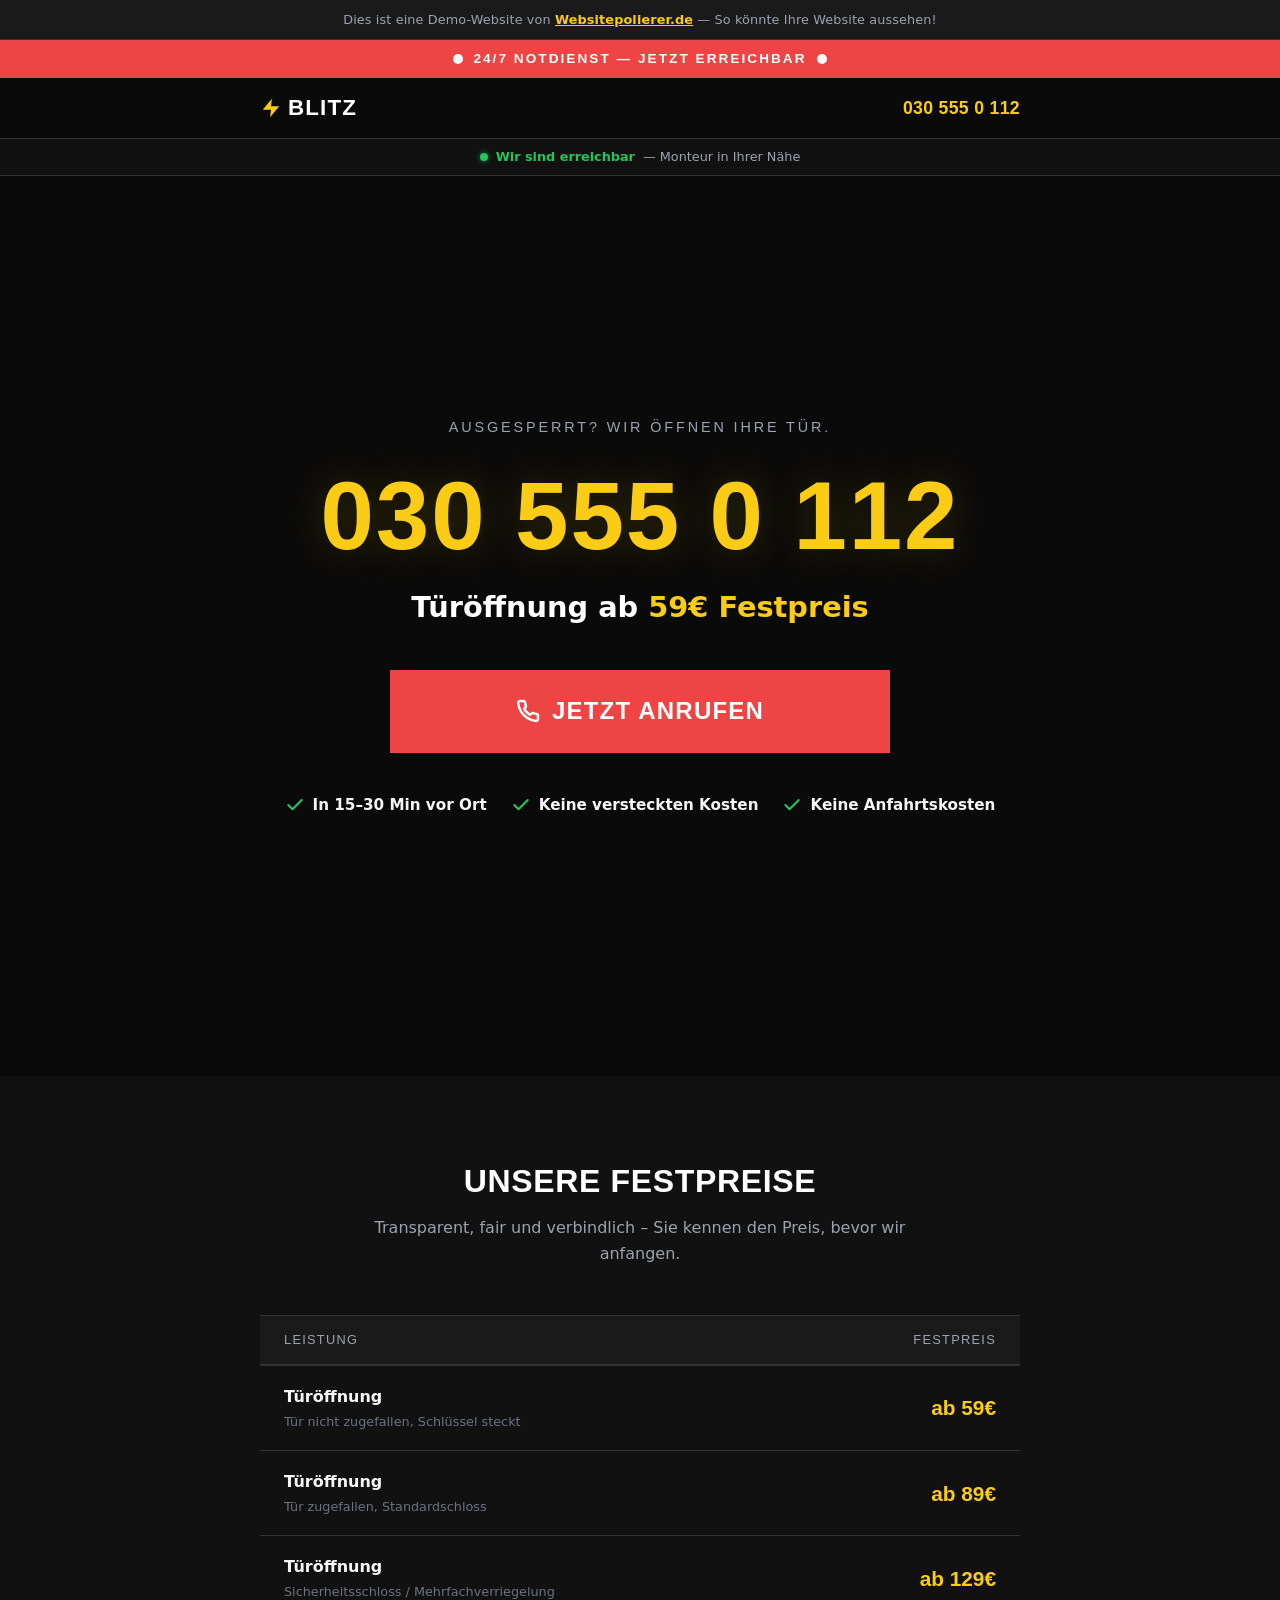
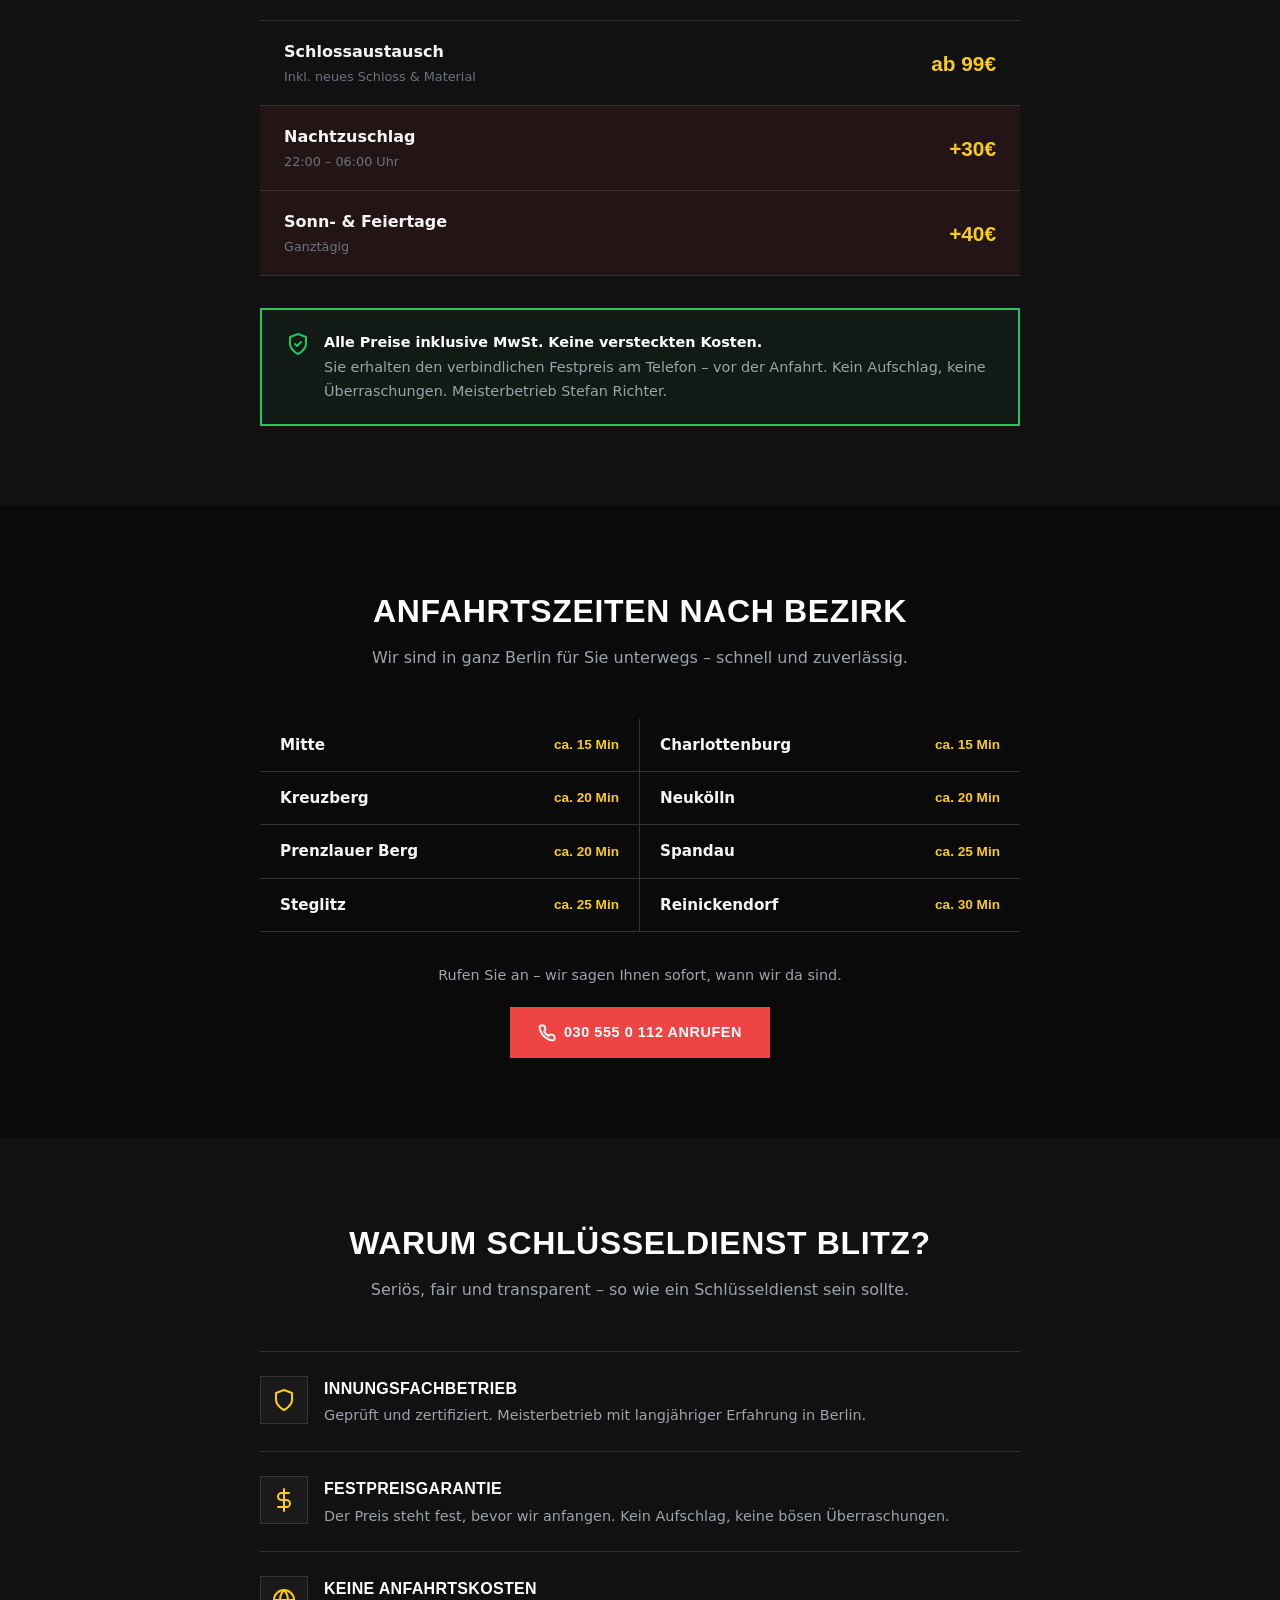
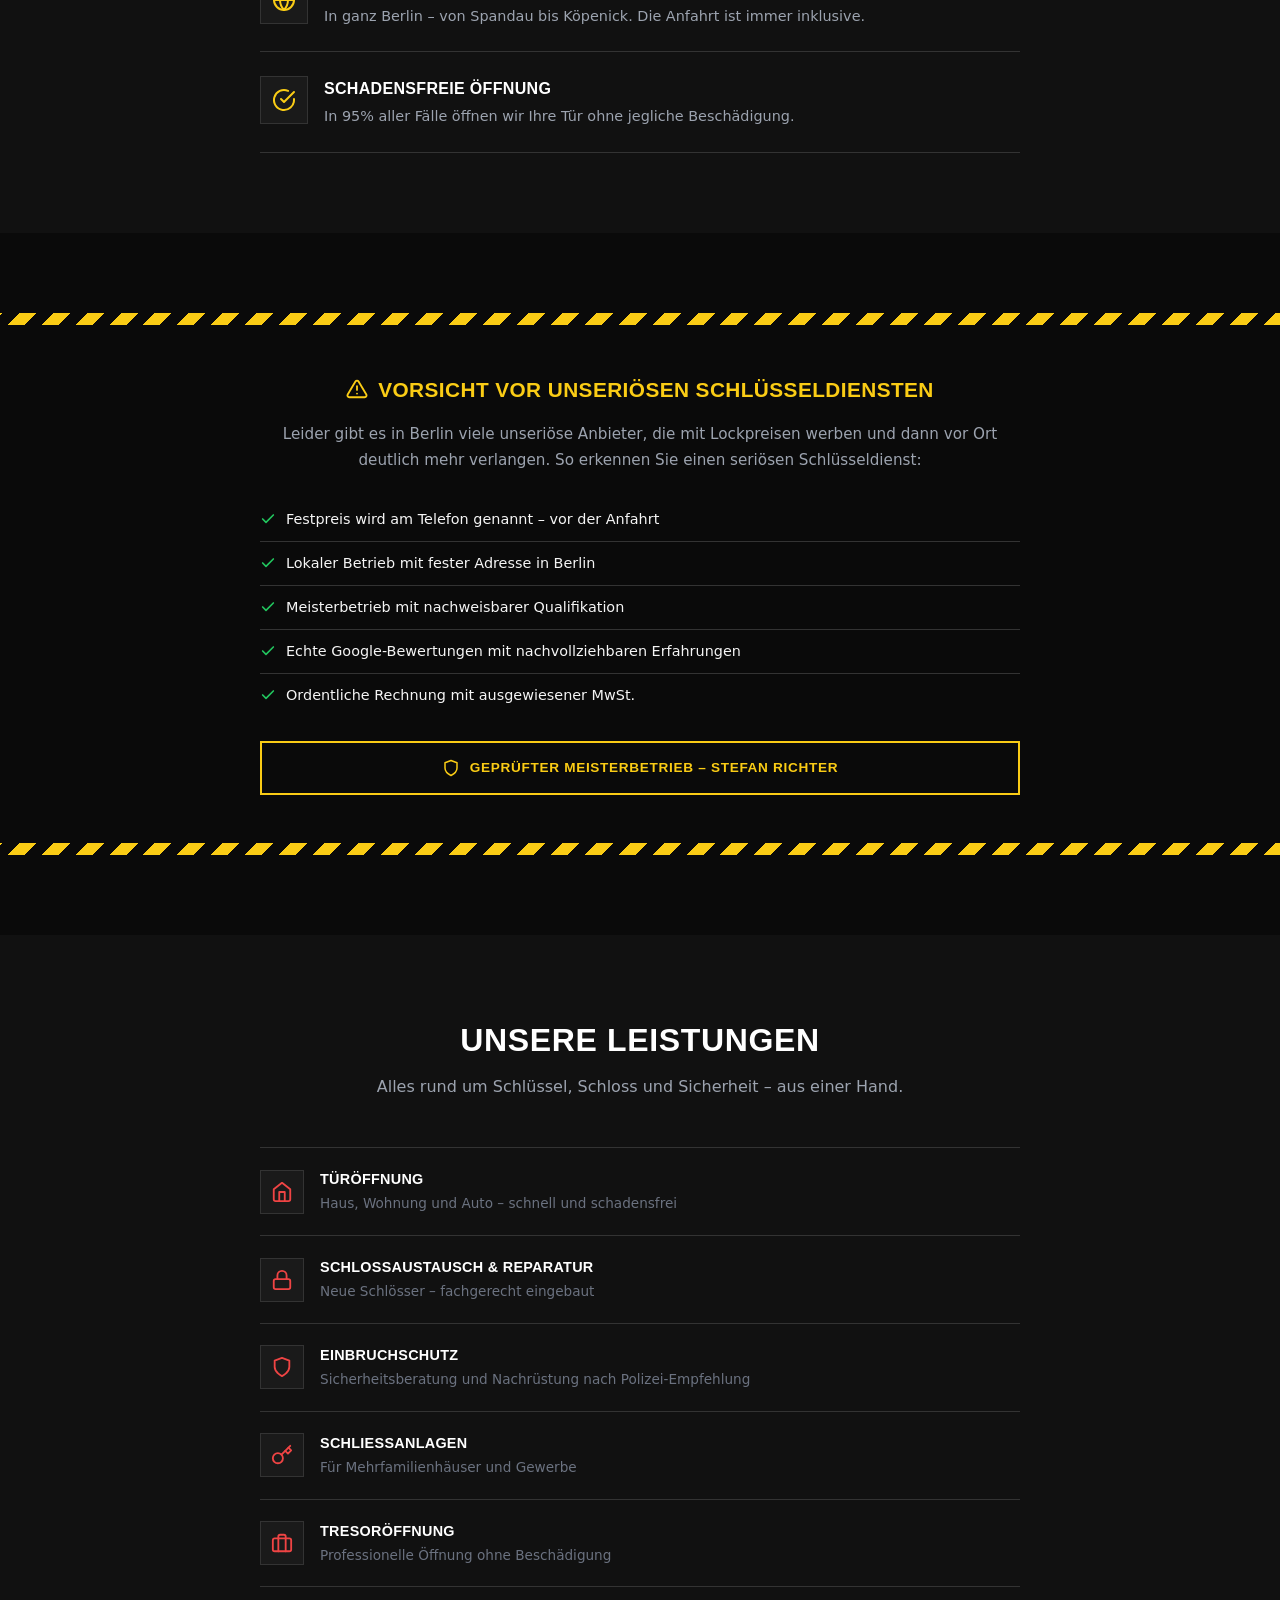
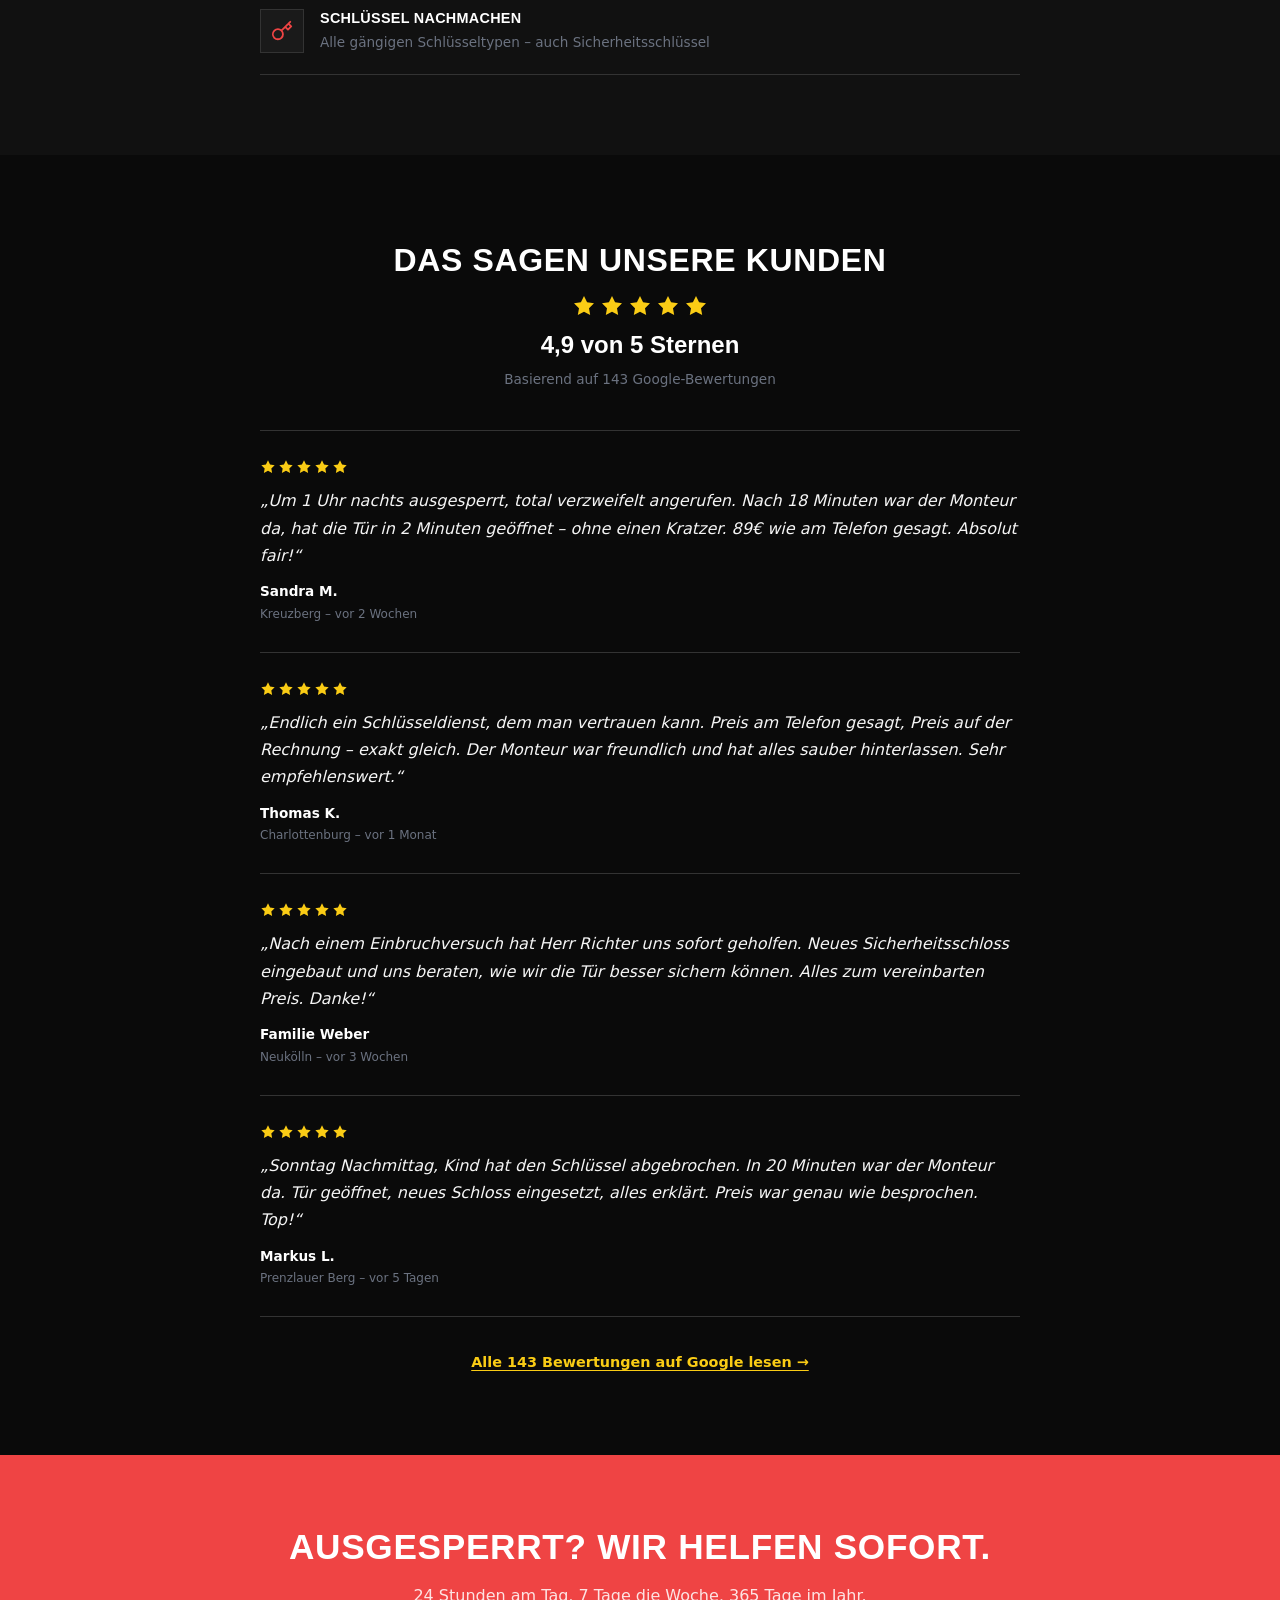
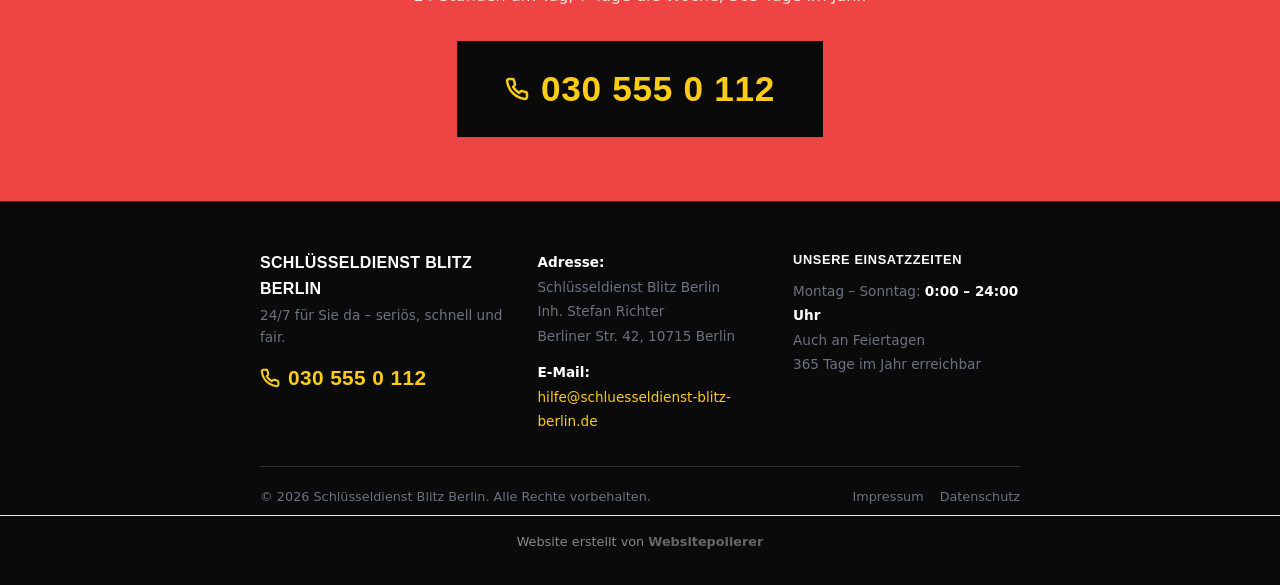
<file: website/demos/notdienst.html>
<!DOCTYPE html>
<html lang="de">
<head>
  <meta charset="UTF-8">
  <meta name="viewport" content="width=device-width, initial-scale=1.0">
  <title>Schl&uuml;sseldienst Blitz Berlin | 24h Notdienst | 030 555 0 112</title>
  <meta name="description" content="Schl&uuml;sseldienst Berlin - T&uuml;r&ouml;ffnung ab 59&euro; Festpreis. In 15-30 Minuten vor Ort. 24/7 Notdienst. Keine Anfahrtskosten. Jetzt anrufen: 030 555 0 112">
  <meta name="robots" content="noindex, nofollow">
  <link rel="icon" href="data:image/svg+xml,<svg xmlns='http://www.w3.org/2000/svg' viewBox='0 0 100 100'><text y='.9em' font-size='90'>&#x1F511;</text></svg>">

  <style>
    /* === RESET === */
    *, *::before, *::after {
      margin: 0;
      padding: 0;
      box-sizing: border-box;
    }

    /* === DESIGN TOKENS === */
    :root {
      --dark: #0a0a0a;
      --dark-alt: #111111;
      --dark-surface: #1a1a1a;
      --red: #ef4444;
      --red-dark: #dc2626;
      --yellow: #facc15;
      --yellow-dark: #eab308;
      --white: #ffffff;
      --text-on-dark: #f5f5f5;
      --green: #22c55e;
      --border: #333333;
      --heading-font: 'Arial Black', 'Helvetica Neue', Arial, sans-serif;
      --body-font: system-ui, -apple-system, BlinkMacSystemFont, 'Segoe UI', sans-serif;
    }

    html {
      scroll-behavior: smooth;
      -webkit-text-size-adjust: 100%;
    }

    body {
      font-family: var(--body-font);
      color: var(--text-on-dark);
      background: var(--dark);
      line-height: 1.6;
      -webkit-font-smoothing: antialiased;
    }

    img { max-width: 100%; display: block; }
    a { color: inherit; text-decoration: none; }

    .container {
      max-width: 800px;
      margin: 0 auto;
      padding: 0 20px;
    }

    .sr-only {
      position: absolute;
      width: 1px;
      height: 1px;
      padding: 0;
      margin: -1px;
      overflow: hidden;
      clip: rect(0,0,0,0);
      border: 0;
    }

    /* === DEMO BANNER === */
    .demo-banner {
      background: var(--dark-surface);
      color: #9ca3af;
      text-align: center;
      padding: 10px 20px;
      font-size: 0.8rem;
      font-weight: 500;
      letter-spacing: 0.01em;
      line-height: 1.5;
      border-bottom: 1px solid var(--border);
    }
    .demo-banner a {
      color: var(--yellow);
      text-decoration: underline;
      font-weight: 600;
    }
    .demo-banner a:hover {
      color: var(--white);
    }

    /* === PULSING NOTDIENST BAR === */
    .notdienst-bar {
      background: var(--red);
      text-align: center;
      padding: 8px 20px;
      font-family: var(--heading-font);
      font-size: 0.85rem;
      font-weight: 900;
      text-transform: uppercase;
      letter-spacing: 0.15em;
      color: var(--white);
      display: flex;
      align-items: center;
      justify-content: center;
      gap: 10px;
      animation: barGlow 2s ease-in-out infinite;
    }
    .notdienst-bar__dot {
      width: 10px;
      height: 10px;
      background: var(--white);
      border-radius: 50%;
      animation: pulse 1.5s ease-in-out infinite;
    }
    @keyframes barGlow {
      0%, 100% { box-shadow: 0 0 10px rgba(239, 68, 68, 0.3); }
      50% { box-shadow: 0 0 25px rgba(239, 68, 68, 0.7); }
    }
    @keyframes pulse {
      0%, 100% { opacity: 1; transform: scale(1); }
      50% { opacity: 0.5; transform: scale(0.7); }
    }

    /* === TOP BAR / NAV === */
    .topbar {
      background: var(--dark);
      color: var(--white);
      position: sticky;
      top: 0;
      z-index: 100;
      border-bottom: 1px solid var(--border);
    }
    .topbar__inner {
      display: flex;
      align-items: center;
      justify-content: space-between;
      max-width: 800px;
      margin: 0 auto;
      padding: 12px 20px;
      gap: 12px;
    }
    .topbar__brand {
      display: flex;
      align-items: center;
      gap: 8px;
      flex-shrink: 0;
    }
    .topbar__logo {
      font-family: var(--heading-font);
      font-size: 1.4rem;
      font-weight: 900;
      text-transform: uppercase;
      letter-spacing: 0.05em;
      color: var(--white);
      display: flex;
      align-items: center;
      gap: 6px;
    }
    .topbar__logo svg {
      flex-shrink: 0;
    }
    .topbar__phone {
      font-family: var(--heading-font);
      font-size: 1.1rem;
      font-weight: 900;
      color: var(--yellow);
      letter-spacing: 0.02em;
      white-space: nowrap;
    }
    .topbar__phone:hover {
      color: var(--white);
    }

    @media (max-width: 480px) {
      .topbar__phone { font-size: 0.9rem; }
      .topbar__logo { font-size: 1.1rem; }
    }

    /* === AVAILABILITY INDICATOR === */
    .availability {
      background: var(--dark-alt);
      border-bottom: 1px solid var(--border);
      padding: 8px 20px;
      display: flex;
      align-items: center;
      justify-content: center;
      gap: 8px;
      font-size: 0.8rem;
      color: #9ca3af;
    }
    .availability__dot {
      width: 8px;
      height: 8px;
      background: var(--green);
      border-radius: 50%;
      animation: pulse 2s ease-in-out infinite;
      box-shadow: 0 0 6px rgba(34, 197, 94, 0.6);
    }
    .availability__text {
      color: var(--green);
      font-weight: 600;
    }

    /* === HERO === */
    .hero {
      background: var(--dark);
      min-height: 100vh;
      display: flex;
      align-items: center;
      justify-content: center;
      text-align: center;
      padding: 60px 20px 80px;
      position: relative;
    }
    .hero__content {
      max-width: 800px;
      width: 100%;
    }
    .hero__label {
      font-family: var(--heading-font);
      font-size: 0.9rem;
      text-transform: uppercase;
      letter-spacing: 0.2em;
      color: #9ca3af;
      margin-bottom: 24px;
    }
    .hero__phone {
      font-family: var(--heading-font);
      font-size: 3.5rem;
      font-weight: 900;
      color: var(--yellow);
      letter-spacing: 0.02em;
      line-height: 1.1;
      margin-bottom: 16px;
      text-shadow: 0 0 40px rgba(250, 204, 21, 0.2);
    }
    .hero__price {
      font-size: 1.5rem;
      font-weight: 700;
      color: var(--white);
      margin-bottom: 40px;
    }
    .hero__price span {
      color: var(--yellow);
    }
    .hero__cta {
      display: flex;
      align-items: center;
      justify-content: center;
      gap: 12px;
      background: var(--red);
      color: var(--white);
      font-family: var(--heading-font);
      font-size: 1.3rem;
      font-weight: 900;
      text-transform: uppercase;
      letter-spacing: 0.05em;
      padding: 22px 48px;
      border: none;
      border-radius: 0;
      cursor: pointer;
      width: 100%;
      max-width: 500px;
      margin: 0 auto 40px;
      transition: background 0.2s;
    }
    .hero__cta:hover {
      background: var(--red-dark);
    }
    .hero__cta svg {
      flex-shrink: 0;
    }
    .hero__trust {
      display: flex;
      flex-wrap: wrap;
      justify-content: center;
      gap: 24px;
    }
    .hero__trust-item {
      display: flex;
      align-items: center;
      gap: 8px;
      font-size: 0.95rem;
      font-weight: 600;
      color: var(--text-on-dark);
    }
    .hero__trust-item svg {
      color: var(--green);
      flex-shrink: 0;
    }

    @media (min-width: 768px) {
      .hero__phone { font-size: 5rem; }
      .hero__price { font-size: 1.8rem; }
      .hero__cta { font-size: 1.5rem; width: auto; }
    }
    @media (min-width: 1024px) {
      .hero__phone { font-size: 6rem; }
    }
    @media (max-width: 480px) {
      .hero { min-height: calc(100vh - 120px); padding: 40px 16px 100px; }
      .hero__phone { font-size: 2.5rem; }
      .hero__price { font-size: 1.2rem; }
      .hero__cta { font-size: 1.1rem; padding: 18px 24px; }
      .hero__trust { flex-direction: column; align-items: center; gap: 12px; }
    }

    /* === SECTION STYLES === */
    .section {
      padding: 64px 0;
    }
    .section--dark {
      background: var(--dark);
    }
    .section--dark-alt {
      background: var(--dark-alt);
    }
    .section--surface {
      background: var(--dark-surface);
    }
    .section__title {
      font-family: var(--heading-font);
      font-size: 1.6rem;
      font-weight: 900;
      text-transform: uppercase;
      letter-spacing: 0.02em;
      text-align: center;
      margin-bottom: 8px;
      color: var(--white);
    }
    .section__subtitle {
      text-align: center;
      color: #9ca3af;
      font-size: 1rem;
      margin-bottom: 48px;
      max-width: 600px;
      margin-left: auto;
      margin-right: auto;
    }

    @media (min-width: 768px) {
      .section { padding: 80px 0; }
      .section__title { font-size: 2rem; }
    }

    /* === PRICING BARS === */
    .pricing-list {
      max-width: 800px;
      margin: 0 auto 32px;
    }
    .pricing-bar {
      display: flex;
      align-items: center;
      justify-content: space-between;
      padding: 18px 24px;
      border-bottom: 1px solid var(--border);
      gap: 16px;
    }
    .pricing-bar:first-child {
      border-top: 1px solid var(--border);
    }
    .pricing-bar--header {
      background: var(--dark-surface);
      border-bottom: 2px solid var(--border);
      padding: 14px 24px;
    }
    .pricing-bar--header span {
      font-family: var(--heading-font);
      font-size: 0.8rem;
      text-transform: uppercase;
      letter-spacing: 0.1em;
      color: #9ca3af;
    }
    .pricing-bar--surcharge {
      background: rgba(239, 68, 68, 0.08);
    }
    .pricing-bar__service {
      font-size: 1rem;
      font-weight: 600;
      color: var(--text-on-dark);
    }
    .pricing-bar__service small {
      display: block;
      font-weight: 400;
      color: #6b7280;
      font-size: 0.8rem;
      margin-top: 2px;
    }
    .pricing-bar__price {
      font-family: var(--heading-font);
      font-size: 1.3rem;
      font-weight: 900;
      color: var(--yellow);
      white-space: nowrap;
    }

    .pricing-notice {
      display: flex;
      align-items: flex-start;
      gap: 14px;
      max-width: 800px;
      margin: 0 auto;
      padding: 20px 24px;
      border: 2px solid var(--green);
      background: rgba(34, 197, 94, 0.05);
    }
    .pricing-notice svg {
      color: var(--green);
      flex-shrink: 0;
      margin-top: 2px;
    }
    .pricing-notice p {
      font-size: 0.9rem;
      color: #9ca3af;
      line-height: 1.7;
    }
    .pricing-notice strong {
      color: var(--white);
    }

    /* === DISTRICTS === */
    .districts {
      display: grid;
      grid-template-columns: 1fr 1fr;
      gap: 0;
      max-width: 800px;
      margin: 0 auto 32px;
    }
    .district {
      display: flex;
      align-items: center;
      justify-content: space-between;
      padding: 14px 20px;
      border-bottom: 1px solid var(--border);
      gap: 8px;
    }
    .district:nth-child(odd) {
      border-right: 1px solid var(--border);
    }
    .district__name {
      font-weight: 600;
      font-size: 0.95rem;
      color: var(--text-on-dark);
    }
    .district__time {
      font-family: var(--heading-font);
      font-weight: 900;
      font-size: 0.85rem;
      color: var(--yellow);
      white-space: nowrap;
    }
    .districts__cta {
      text-align: center;
      max-width: 800px;
      margin: 0 auto;
    }
    .districts__cta p {
      color: #9ca3af;
      font-size: 0.9rem;
      margin-bottom: 20px;
    }

    @media (max-width: 480px) {
      .districts { grid-template-columns: 1fr; }
      .district:nth-child(odd) { border-right: none; }
    }

    /* === TRUST / WHY US === */
    .trust-list {
      max-width: 800px;
      margin: 0 auto;
    }
    .trust-item {
      display: flex;
      align-items: flex-start;
      gap: 16px;
      padding: 24px 0;
      border-bottom: 1px solid var(--border);
    }
    .trust-item:first-child {
      border-top: 1px solid var(--border);
    }
    .trust-item__icon {
      width: 48px;
      height: 48px;
      background: var(--dark-surface);
      border: 1px solid var(--border);
      display: flex;
      align-items: center;
      justify-content: center;
      flex-shrink: 0;
      color: var(--yellow);
    }
    .trust-item__content h3 {
      font-family: var(--heading-font);
      font-size: 1rem;
      font-weight: 900;
      text-transform: uppercase;
      letter-spacing: 0.02em;
      color: var(--white);
      margin-bottom: 4px;
    }
    .trust-item__content p {
      font-size: 0.9rem;
      color: #9ca3af;
      line-height: 1.5;
    }

    /* === SCAM WARNING WITH DIAGONAL STRIPES === */
    .scam-section {
      position: relative;
      overflow: hidden;
    }
    .scam-stripe {
      height: 12px;
      background: repeating-linear-gradient(
        -45deg,
        var(--yellow),
        var(--yellow) 12px,
        var(--dark) 12px,
        var(--dark) 24px
      );
    }
    .scam-content {
      max-width: 800px;
      margin: 0 auto;
      padding: 0 20px;
    }
    .scam-content__title {
      font-family: var(--heading-font);
      font-size: 1.3rem;
      font-weight: 900;
      text-transform: uppercase;
      letter-spacing: 0.02em;
      color: var(--yellow);
      text-align: center;
      margin-bottom: 16px;
      display: flex;
      align-items: center;
      justify-content: center;
      gap: 10px;
    }
    .scam-content__text {
      font-size: 0.95rem;
      color: #9ca3af;
      line-height: 1.7;
      text-align: center;
      margin-bottom: 24px;
    }
    .scam-list {
      list-style: none;
      margin-bottom: 24px;
    }
    .scam-list li {
      font-size: 0.9rem;
      color: var(--text-on-dark);
      padding: 10px 0;
      display: flex;
      align-items: flex-start;
      gap: 10px;
      border-bottom: 1px solid var(--border);
    }
    .scam-list li:last-child {
      border-bottom: none;
    }
    .scam-list li svg {
      flex-shrink: 0;
      margin-top: 3px;
      color: var(--green);
    }
    .scam-seal {
      display: flex;
      align-items: center;
      justify-content: center;
      gap: 10px;
      text-align: center;
      font-family: var(--heading-font);
      font-size: 0.85rem;
      font-weight: 900;
      text-transform: uppercase;
      letter-spacing: 0.05em;
      color: var(--yellow);
      padding: 14px 24px;
      border: 2px solid var(--yellow);
    }
    .scam-seal svg {
      color: var(--yellow);
      flex-shrink: 0;
    }

    /* === SERVICES === */
    .services-list {
      max-width: 800px;
      margin: 0 auto;
    }
    .service-row {
      display: flex;
      align-items: center;
      gap: 16px;
      padding: 20px 0;
      border-bottom: 1px solid var(--border);
    }
    .service-row:first-child {
      border-top: 1px solid var(--border);
    }
    .service-row__icon {
      width: 44px;
      height: 44px;
      background: var(--dark-surface);
      border: 1px solid var(--border);
      display: flex;
      align-items: center;
      justify-content: center;
      flex-shrink: 0;
      color: var(--red);
    }
    .service-row__content h3 {
      font-family: var(--heading-font);
      font-size: 0.9rem;
      font-weight: 900;
      text-transform: uppercase;
      letter-spacing: 0.02em;
      color: var(--white);
      margin-bottom: 2px;
    }
    .service-row__content p {
      font-size: 0.85rem;
      color: #6b7280;
    }

    /* === REVIEWS === */
    .reviews-header {
      text-align: center;
      margin-bottom: 40px;
    }
    .reviews-header__stars {
      display: flex;
      align-items: center;
      justify-content: center;
      gap: 4px;
      margin-bottom: 8px;
    }
    .reviews-header__stars svg {
      color: var(--yellow);
    }
    .reviews-header__rating {
      font-family: var(--heading-font);
      font-size: 1.5rem;
      font-weight: 900;
      color: var(--white);
    }
    .reviews-header__count {
      font-size: 0.85rem;
      color: #6b7280;
      margin-top: 4px;
    }
    .reviews-stack {
      max-width: 800px;
      margin: 0 auto 32px;
    }
    .review-quote {
      padding: 28px 0;
      border-bottom: 1px solid var(--border);
    }
    .review-quote:first-child {
      border-top: 1px solid var(--border);
    }
    .review-quote__stars {
      display: flex;
      gap: 2px;
      margin-bottom: 12px;
    }
    .review-quote__stars svg {
      color: var(--yellow);
    }
    .review-quote__text {
      font-size: 1rem;
      color: var(--text-on-dark);
      line-height: 1.7;
      margin-bottom: 12px;
      font-style: italic;
    }
    .review-quote__author {
      font-size: 0.85rem;
      font-weight: 700;
      color: var(--white);
    }
    .review-quote__meta {
      font-size: 0.75rem;
      color: #6b7280;
      margin-top: 2px;
    }
    .reviews-link {
      text-align: center;
    }
    .reviews-link a {
      color: var(--yellow);
      font-weight: 700;
      font-size: 0.9rem;
      text-decoration: underline;
      text-underline-offset: 3px;
    }
    .reviews-link a:hover {
      color: var(--white);
    }

    /* === CTA SECTION === */
    .cta-section {
      background: var(--red);
      text-align: center;
      padding: 64px 0;
    }
    .cta-section__title {
      font-family: var(--heading-font);
      font-size: 1.8rem;
      font-weight: 900;
      text-transform: uppercase;
      letter-spacing: 0.02em;
      color: var(--white);
      margin-bottom: 8px;
    }
    .cta-section__subtitle {
      font-size: 1rem;
      color: rgba(255,255,255,0.85);
      margin-bottom: 32px;
    }
    .cta-section__phone {
      display: inline-flex;
      align-items: center;
      gap: 12px;
      background: var(--dark);
      color: var(--yellow);
      font-family: var(--heading-font);
      font-size: 1.8rem;
      font-weight: 900;
      padding: 20px 48px;
      letter-spacing: 0.02em;
      border-radius: 0;
      transition: background 0.2s;
    }
    .cta-section__phone:hover {
      background: var(--dark-alt);
    }

    @media (min-width: 768px) {
      .cta-section__title { font-size: 2.2rem; }
      .cta-section__phone { font-size: 2.2rem; }
    }
    @media (max-width: 480px) {
      .cta-section__phone {
        font-size: 1.3rem;
        padding: 16px 28px;
        width: 100%;
        justify-content: center;
      }
    }

    /* === FOOTER === */
    .footer {
      background: var(--dark);
      color: #6b7280;
      padding: 48px 0 24px;
      border-top: 1px solid var(--border);
    }
    .footer__top {
      display: flex;
      flex-direction: column;
      gap: 32px;
      margin-bottom: 32px;
    }
    .footer__brand h3 {
      font-family: var(--heading-font);
      color: var(--white);
      font-size: 1rem;
      font-weight: 900;
      text-transform: uppercase;
      letter-spacing: 0.02em;
      margin-bottom: 4px;
    }
    .footer__brand p {
      font-size: 0.85rem;
      line-height: 1.6;
    }
    .footer__phone {
      display: inline-flex;
      align-items: center;
      gap: 8px;
      color: var(--yellow);
      font-family: var(--heading-font);
      font-size: 1.3rem;
      font-weight: 900;
      margin-top: 12px;
      letter-spacing: 0.02em;
    }
    .footer__phone:hover {
      color: var(--white);
    }
    .footer__contact p {
      font-size: 0.85rem;
      line-height: 1.8;
    }
    .footer__contact a {
      color: var(--yellow);
    }
    .footer__contact a:hover {
      color: var(--white);
    }
    .footer__hours h4 {
      color: var(--white);
      font-family: var(--heading-font);
      font-size: 0.8rem;
      font-weight: 900;
      text-transform: uppercase;
      letter-spacing: 0.05em;
      margin-bottom: 8px;
    }
    .footer__hours p {
      font-size: 0.85rem;
      line-height: 1.8;
    }
    .footer__bottom {
      border-top: 1px solid var(--border);
      padding-top: 20px;
      display: flex;
      flex-direction: column;
      gap: 12px;
      align-items: center;
      text-align: center;
      font-size: 0.8rem;
    }
    .footer__links {
      display: flex;
      gap: 16px;
    }
    .footer__links a {
      color: #6b7280;
      font-size: 0.8rem;
    }
    .footer__links a:hover {
      color: var(--white);
    }

    @media (min-width: 768px) {
      .footer__top {
        flex-direction: row;
        justify-content: space-between;
      }
      .footer__bottom {
        flex-direction: row;
        justify-content: space-between;
      }
    }

    /* === MOBILE FIXED BOTTOM CTA === */
    .mobile-cta {
      display: none;
      position: fixed;
      bottom: 0;
      left: 0;
      right: 0;
      z-index: 200;
      background: var(--red);
      padding: 0;
    }
    .mobile-cta__btn {
      display: flex;
      align-items: center;
      justify-content: center;
      gap: 10px;
      width: 100%;
      background: var(--red);
      color: var(--white);
      font-family: var(--heading-font);
      font-size: 1rem;
      font-weight: 900;
      padding: 16px;
      padding-bottom: calc(16px + env(safe-area-inset-bottom, 0px));
      border: none;
      border-radius: 0;
      cursor: pointer;
      text-transform: uppercase;
      letter-spacing: 0.04em;
    }
    .mobile-cta__btn:hover,
    .mobile-cta__btn:active {
      background: var(--red-dark);
    }

    @media (max-width: 768px) {
      .mobile-cta { display: block; }
      body { padding-bottom: 60px; }
    }

    /* === UTILITY === */
    .btn-red {
      display: inline-flex;
      align-items: center;
      gap: 8px;
      background: var(--red);
      color: var(--white);
      font-family: var(--heading-font);
      font-weight: 900;
      font-size: 0.9rem;
      text-transform: uppercase;
      letter-spacing: 0.04em;
      padding: 14px 28px;
      border-radius: 0;
      border: none;
      cursor: pointer;
      transition: background 0.2s;
    }
    .btn-red:hover {
      background: var(--red-dark);
    }
  </style>
</head>
<body>

  <!-- Demo Banner -->
  <div class="demo-banner" role="banner">
    Dies ist eine Demo-Website von <a href="../index.html#kontakt">Websitepolierer.de</a> &mdash; So k&ouml;nnte Ihre Website aussehen!
  </div>

  <!-- Pulsing 24/7 Notdienst Bar -->
  <div class="notdienst-bar" aria-label="24/7 Notdienst aktiv">
    <span class="notdienst-bar__dot" aria-hidden="true"></span>
    24/7 NOTDIENST &mdash; JETZT ERREICHBAR
    <span class="notdienst-bar__dot" aria-hidden="true"></span>
  </div>

  <!-- Top Bar / Navigation -->
  <header class="topbar" role="banner" aria-label="Hauptnavigation">
    <div class="topbar__inner">
      <div class="topbar__brand">
        <span class="topbar__logo">
          <!-- Lightning bolt SVG -->
          <svg width="22" height="22" viewBox="0 0 24 24" fill="var(--yellow)" stroke="none"><polygon points="13 2 3 14 12 14 11 22 21 10 12 10 13 2"/></svg>
          BLITZ
        </span>
      </div>
      <a href="tel:+4930555112" class="topbar__phone" aria-label="Anrufen: 030 555 0 112">030 555 0 112</a>
    </div>
  </header>

  <!-- Availability Indicator -->
  <div class="availability" aria-label="Erreichbarkeit">
    <span class="availability__dot" aria-hidden="true"></span>
    <span class="availability__text">Wir sind erreichbar</span>
    <span>&mdash; Monteur in Ihrer N&auml;he</span>
  </div>

  <!-- Hero Section -->
  <section class="hero" aria-label="Notdienst-Hero">
    <div class="hero__content">
      <p class="hero__label">Ausgesperrt? Wir &ouml;ffnen Ihre T&uuml;r.</p>

      <div class="hero__phone" aria-label="Telefonnummer">
        030 555 0 112
      </div>

      <p class="hero__price">T&uuml;r&ouml;ffnung ab <span>59&euro; Festpreis</span></p>

      <a href="tel:+4930555112" class="hero__cta" aria-label="Jetzt anrufen: 030 555 0 112">
        <svg width="24" height="24" viewBox="0 0 24 24" fill="none" stroke="currentColor" stroke-width="2.5" stroke-linecap="round" stroke-linejoin="round"><path d="M22 16.92v3a2 2 0 01-2.18 2 19.79 19.79 0 01-8.63-3.07 19.5 19.5 0 01-6-6 19.79 19.79 0 01-3.07-8.67A2 2 0 014.11 2h3a2 2 0 012 1.72c.127.96.361 1.903.7 2.81a2 2 0 01-.45 2.11L8.09 9.91a16 16 0 006 6l1.27-1.27a2 2 0 012.11-.45c.907.339 1.85.573 2.81.7A2 2 0 0122 16.92z"/></svg>
        JETZT ANRUFEN
      </a>

      <div class="hero__trust">
        <div class="hero__trust-item">
          <svg width="20" height="20" viewBox="0 0 24 24" fill="none" stroke="currentColor" stroke-width="2.5" stroke-linecap="round" stroke-linejoin="round"><polyline points="20 6 9 17 4 12"/></svg>
          In 15&ndash;30 Min vor Ort
        </div>
        <div class="hero__trust-item">
          <svg width="20" height="20" viewBox="0 0 24 24" fill="none" stroke="currentColor" stroke-width="2.5" stroke-linecap="round" stroke-linejoin="round"><polyline points="20 6 9 17 4 12"/></svg>
          Keine versteckten Kosten
        </div>
        <div class="hero__trust-item">
          <svg width="20" height="20" viewBox="0 0 24 24" fill="none" stroke="currentColor" stroke-width="2.5" stroke-linecap="round" stroke-linejoin="round"><polyline points="20 6 9 17 4 12"/></svg>
          Keine Anfahrtskosten
        </div>
      </div>
    </div>
  </section>

  <!-- Festpreisliste -->
  <section class="section section--dark-alt" id="preise" aria-label="Festpreisliste">
    <div class="container">
      <h2 class="section__title">Unsere Festpreise</h2>
      <p class="section__subtitle">Transparent, fair und verbindlich &ndash; Sie kennen den Preis, bevor wir anfangen.</p>

      <div class="pricing-list" role="table" aria-label="Preisliste">
        <div class="pricing-bar pricing-bar--header" role="row">
          <span role="columnheader">Leistung</span>
          <span role="columnheader">Festpreis</span>
        </div>
        <div class="pricing-bar" role="row">
          <div class="pricing-bar__service" role="cell">
            T&uuml;r&ouml;ffnung
            <small>T&uuml;r nicht zugefallen, Schl&uuml;ssel steckt</small>
          </div>
          <div class="pricing-bar__price" role="cell">ab 59&euro;</div>
        </div>
        <div class="pricing-bar" role="row">
          <div class="pricing-bar__service" role="cell">
            T&uuml;r&ouml;ffnung
            <small>T&uuml;r zugefallen, Standardschloss</small>
          </div>
          <div class="pricing-bar__price" role="cell">ab 89&euro;</div>
        </div>
        <div class="pricing-bar" role="row">
          <div class="pricing-bar__service" role="cell">
            T&uuml;r&ouml;ffnung
            <small>Sicherheitsschloss / Mehrfachverriegelung</small>
          </div>
          <div class="pricing-bar__price" role="cell">ab 129&euro;</div>
        </div>
        <div class="pricing-bar" role="row">
          <div class="pricing-bar__service" role="cell">
            Schlossaustausch
            <small>Inkl. neues Schloss &amp; Material</small>
          </div>
          <div class="pricing-bar__price" role="cell">ab 99&euro;</div>
        </div>
        <div class="pricing-bar pricing-bar--surcharge" role="row">
          <div class="pricing-bar__service" role="cell">
            Nachtzuschlag
            <small>22:00 &ndash; 06:00 Uhr</small>
          </div>
          <div class="pricing-bar__price" role="cell">+30&euro;</div>
        </div>
        <div class="pricing-bar pricing-bar--surcharge" role="row">
          <div class="pricing-bar__service" role="cell">
            Sonn- &amp; Feiertage
            <small>Ganzt&auml;gig</small>
          </div>
          <div class="pricing-bar__price" role="cell">+40&euro;</div>
        </div>
      </div>

      <div class="pricing-notice">
        <svg width="24" height="24" viewBox="0 0 24 24" fill="none" stroke="currentColor" stroke-width="2" stroke-linecap="round" stroke-linejoin="round"><path d="M12 22s8-4 8-10V5l-8-3-8 3v7c0 6 8 10 8 10z"/><polyline points="9 12 11 14 15 10"/></svg>
        <p>
          <strong>Alle Preise inklusive MwSt. Keine versteckten Kosten.</strong><br>
          Sie erhalten den verbindlichen Festpreis am Telefon &ndash; vor der Anfahrt. Kein Aufschlag, keine &Uuml;berraschungen. Meisterbetrieb Stefan Richter.
        </p>
      </div>
    </div>
  </section>

  <!-- Anfahrtszeiten -->
  <section class="section section--dark" id="bezirke" aria-label="Anfahrtszeiten nach Bezirk">
    <div class="container">
      <h2 class="section__title">Anfahrtszeiten nach Bezirk</h2>
      <p class="section__subtitle">Wir sind in ganz Berlin f&uuml;r Sie unterwegs &ndash; schnell und zuverl&auml;ssig.</p>

      <div class="districts">
        <div class="district">
          <span class="district__name">Mitte</span>
          <span class="district__time">ca. 15 Min</span>
        </div>
        <div class="district">
          <span class="district__name">Charlottenburg</span>
          <span class="district__time">ca. 15 Min</span>
        </div>
        <div class="district">
          <span class="district__name">Kreuzberg</span>
          <span class="district__time">ca. 20 Min</span>
        </div>
        <div class="district">
          <span class="district__name">Neuk&ouml;lln</span>
          <span class="district__time">ca. 20 Min</span>
        </div>
        <div class="district">
          <span class="district__name">Prenzlauer Berg</span>
          <span class="district__time">ca. 20 Min</span>
        </div>
        <div class="district">
          <span class="district__name">Spandau</span>
          <span class="district__time">ca. 25 Min</span>
        </div>
        <div class="district">
          <span class="district__name">Steglitz</span>
          <span class="district__time">ca. 25 Min</span>
        </div>
        <div class="district">
          <span class="district__name">Reinickendorf</span>
          <span class="district__time">ca. 30 Min</span>
        </div>
      </div>

      <div class="districts__cta">
        <p>Rufen Sie an &ndash; wir sagen Ihnen sofort, wann wir da sind.</p>
        <a href="tel:+4930555112" class="btn-red">
          <svg width="18" height="18" viewBox="0 0 24 24" fill="none" stroke="currentColor" stroke-width="2.5" stroke-linecap="round" stroke-linejoin="round"><path d="M22 16.92v3a2 2 0 01-2.18 2 19.79 19.79 0 01-8.63-3.07 19.5 19.5 0 01-6-6 19.79 19.79 0 01-3.07-8.67A2 2 0 014.11 2h3a2 2 0 012 1.72c.127.96.361 1.903.7 2.81a2 2 0 01-.45 2.11L8.09 9.91a16 16 0 006 6l1.27-1.27a2 2 0 012.11-.45c.907.339 1.85.573 2.81.7A2 2 0 0122 16.92z"/></svg>
          030 555 0 112 ANRUFEN
        </a>
      </div>
    </div>
  </section>

  <!-- Vertrauen / Warum wir -->
  <section class="section section--dark-alt" id="vertrauen" aria-label="Warum Schl&uuml;sseldienst Blitz">
    <div class="container">
      <h2 class="section__title">Warum Schl&uuml;sseldienst Blitz?</h2>
      <p class="section__subtitle">Seri&ouml;s, fair und transparent &ndash; so wie ein Schl&uuml;sseldienst sein sollte.</p>

      <div class="trust-list">
        <div class="trust-item">
          <div class="trust-item__icon" aria-hidden="true">
            <svg width="24" height="24" viewBox="0 0 24 24" fill="none" stroke="currentColor" stroke-width="2" stroke-linecap="round" stroke-linejoin="round"><path d="M12 22s8-4 8-10V5l-8-3-8 3v7c0 6 8 10 8 10z"/></svg>
          </div>
          <div class="trust-item__content">
            <h3>Innungsfachbetrieb</h3>
            <p>Gepr&uuml;ft und zertifiziert. Meisterbetrieb mit langj&auml;hriger Erfahrung in Berlin.</p>
          </div>
        </div>
        <div class="trust-item">
          <div class="trust-item__icon" aria-hidden="true">
            <svg width="24" height="24" viewBox="0 0 24 24" fill="none" stroke="currentColor" stroke-width="2" stroke-linecap="round" stroke-linejoin="round"><line x1="12" y1="1" x2="12" y2="23"/><path d="M17 5H9.5a3.5 3.5 0 000 7h5a3.5 3.5 0 010 7H6"/></svg>
          </div>
          <div class="trust-item__content">
            <h3>Festpreisgarantie</h3>
            <p>Der Preis steht fest, bevor wir anfangen. Kein Aufschlag, keine b&ouml;sen &Uuml;berraschungen.</p>
          </div>
        </div>
        <div class="trust-item">
          <div class="trust-item__icon" aria-hidden="true">
            <svg width="24" height="24" viewBox="0 0 24 24" fill="none" stroke="currentColor" stroke-width="2" stroke-linecap="round" stroke-linejoin="round"><circle cx="12" cy="12" r="10"/><line x1="2" y1="12" x2="22" y2="12"/><path d="M12 2a15.3 15.3 0 014 10 15.3 15.3 0 01-4 10 15.3 15.3 0 01-4-10 15.3 15.3 0 014-10z"/></svg>
          </div>
          <div class="trust-item__content">
            <h3>Keine Anfahrtskosten</h3>
            <p>In ganz Berlin &ndash; von Spandau bis K&ouml;penick. Die Anfahrt ist immer inklusive.</p>
          </div>
        </div>
        <div class="trust-item">
          <div class="trust-item__icon" aria-hidden="true">
            <svg width="24" height="24" viewBox="0 0 24 24" fill="none" stroke="currentColor" stroke-width="2" stroke-linecap="round" stroke-linejoin="round"><path d="M22 11.08V12a10 10 0 11-5.93-9.14"/><polyline points="22 4 12 14.01 9 11.01"/></svg>
          </div>
          <div class="trust-item__content">
            <h3>Schadensfreie &Ouml;ffnung</h3>
            <p>In 95% aller F&auml;lle &ouml;ffnen wir Ihre T&uuml;r ohne jegliche Besch&auml;digung.</p>
          </div>
        </div>
      </div>
    </div>
  </section>

  <!-- Scam Warning / Transparency -->
  <section class="section section--dark scam-section" aria-label="Warnung vor unseri&ouml;sen Schl&uuml;sseldiensten">
    <div class="scam-stripe" aria-hidden="true"></div>
    <div style="padding: 48px 0;">
      <div class="scam-content">
        <h2 class="scam-content__title">
          <svg width="22" height="22" viewBox="0 0 24 24" fill="none" stroke="currentColor" stroke-width="2" stroke-linecap="round" stroke-linejoin="round"><path d="M10.29 3.86L1.82 18a2 2 0 001.71 3h16.94a2 2 0 001.71-3L13.71 3.86a2 2 0 00-3.42 0z"/><line x1="12" y1="9" x2="12" y2="13"/><line x1="12" y1="17" x2="12.01" y2="17"/></svg>
          Vorsicht vor unseri&ouml;sen Schl&uuml;sseldiensten
        </h2>
        <p class="scam-content__text">
          Leider gibt es in Berlin viele unseri&ouml;se Anbieter, die mit Lockpreisen werben und dann vor Ort deutlich mehr verlangen. So erkennen Sie einen seri&ouml;sen Schl&uuml;sseldienst:
        </p>
        <ul class="scam-list">
          <li>
            <svg width="16" height="16" viewBox="0 0 24 24" fill="none" stroke="currentColor" stroke-width="2.5" stroke-linecap="round" stroke-linejoin="round"><polyline points="20 6 9 17 4 12"/></svg>
            Festpreis wird am Telefon genannt &ndash; vor der Anfahrt
          </li>
          <li>
            <svg width="16" height="16" viewBox="0 0 24 24" fill="none" stroke="currentColor" stroke-width="2.5" stroke-linecap="round" stroke-linejoin="round"><polyline points="20 6 9 17 4 12"/></svg>
            Lokaler Betrieb mit fester Adresse in Berlin
          </li>
          <li>
            <svg width="16" height="16" viewBox="0 0 24 24" fill="none" stroke="currentColor" stroke-width="2.5" stroke-linecap="round" stroke-linejoin="round"><polyline points="20 6 9 17 4 12"/></svg>
            Meisterbetrieb mit nachweisbarer Qualifikation
          </li>
          <li>
            <svg width="16" height="16" viewBox="0 0 24 24" fill="none" stroke="currentColor" stroke-width="2.5" stroke-linecap="round" stroke-linejoin="round"><polyline points="20 6 9 17 4 12"/></svg>
            Echte Google-Bewertungen mit nachvollziehbaren Erfahrungen
          </li>
          <li>
            <svg width="16" height="16" viewBox="0 0 24 24" fill="none" stroke="currentColor" stroke-width="2.5" stroke-linecap="round" stroke-linejoin="round"><polyline points="20 6 9 17 4 12"/></svg>
            Ordentliche Rechnung mit ausgewiesener MwSt.
          </li>
        </ul>
        <div style="text-align: center;">
          <div class="scam-seal">
            <svg width="18" height="18" viewBox="0 0 24 24" fill="none" stroke="currentColor" stroke-width="2" stroke-linecap="round" stroke-linejoin="round"><path d="M12 22s8-4 8-10V5l-8-3-8 3v7c0 6 8 10 8 10z"/></svg>
            Gepr&uuml;fter Meisterbetrieb &ndash; Stefan Richter
          </div>
        </div>
      </div>
    </div>
    <div class="scam-stripe" aria-hidden="true"></div>
  </section>

  <!-- Leistungen -->
  <section class="section section--dark-alt" id="leistungen" aria-label="Unsere Leistungen">
    <div class="container">
      <h2 class="section__title">Unsere Leistungen</h2>
      <p class="section__subtitle">Alles rund um Schl&uuml;ssel, Schloss und Sicherheit &ndash; aus einer Hand.</p>

      <div class="services-list">
        <div class="service-row">
          <div class="service-row__icon" aria-hidden="true">
            <svg width="22" height="22" viewBox="0 0 24 24" fill="none" stroke="currentColor" stroke-width="2" stroke-linecap="round" stroke-linejoin="round"><path d="M3 9l9-7 9 7v11a2 2 0 01-2 2H5a2 2 0 01-2-2z"/><polyline points="9 22 9 12 15 12 15 22"/></svg>
          </div>
          <div class="service-row__content">
            <h3>T&uuml;r&ouml;ffnung</h3>
            <p>Haus, Wohnung und Auto &ndash; schnell und schadensfrei</p>
          </div>
        </div>
        <div class="service-row">
          <div class="service-row__icon" aria-hidden="true">
            <svg width="22" height="22" viewBox="0 0 24 24" fill="none" stroke="currentColor" stroke-width="2" stroke-linecap="round" stroke-linejoin="round"><rect x="3" y="11" width="18" height="11" rx="2" ry="2"/><path d="M7 11V7a5 5 0 0110 0v4"/></svg>
          </div>
          <div class="service-row__content">
            <h3>Schlossaustausch &amp; Reparatur</h3>
            <p>Neue Schl&ouml;sser &ndash; fachgerecht eingebaut</p>
          </div>
        </div>
        <div class="service-row">
          <div class="service-row__icon" aria-hidden="true">
            <svg width="22" height="22" viewBox="0 0 24 24" fill="none" stroke="currentColor" stroke-width="2" stroke-linecap="round" stroke-linejoin="round"><path d="M12 22s8-4 8-10V5l-8-3-8 3v7c0 6 8 10 8 10z"/></svg>
          </div>
          <div class="service-row__content">
            <h3>Einbruchschutz</h3>
            <p>Sicherheitsberatung und Nachr&uuml;stung nach Polizei-Empfehlung</p>
          </div>
        </div>
        <div class="service-row">
          <div class="service-row__icon" aria-hidden="true">
            <svg width="22" height="22" viewBox="0 0 24 24" fill="none" stroke="currentColor" stroke-width="2" stroke-linecap="round" stroke-linejoin="round"><circle cx="7.5" cy="15.5" r="5.5"/><path d="m21 2-9.6 9.6"/><path d="m15.5 7.5 3 3L22 7l-3-3"/></svg>
          </div>
          <div class="service-row__content">
            <h3>Schlie&szlig;anlagen</h3>
            <p>F&uuml;r Mehrfamilienh&auml;user und Gewerbe</p>
          </div>
        </div>
        <div class="service-row">
          <div class="service-row__icon" aria-hidden="true">
            <svg width="22" height="22" viewBox="0 0 24 24" fill="none" stroke="currentColor" stroke-width="2" stroke-linecap="round" stroke-linejoin="round"><rect x="2" y="7" width="20" height="14" rx="2" ry="2"/><path d="M16 21V5a2 2 0 00-2-2h-4a2 2 0 00-2 2v16"/></svg>
          </div>
          <div class="service-row__content">
            <h3>Tresor&ouml;ffnung</h3>
            <p>Professionelle &Ouml;ffnung ohne Besch&auml;digung</p>
          </div>
        </div>
        <div class="service-row">
          <div class="service-row__icon" aria-hidden="true">
            <svg width="22" height="22" viewBox="0 0 24 24" fill="none" stroke="currentColor" stroke-width="2" stroke-linecap="round" stroke-linejoin="round"><path d="M21 2l-2 2m-7.61 7.61a5.5 5.5 0 11-7.778 7.778 5.5 5.5 0 017.777-7.777zm0 0L15.5 7.5m0 0l3 3L22 7l-3-3m-3.5 3.5L19 4"/></svg>
          </div>
          <div class="service-row__content">
            <h3>Schl&uuml;ssel nachmachen</h3>
            <p>Alle g&auml;ngigen Schl&uuml;sseltypen &ndash; auch Sicherheitsschl&uuml;ssel</p>
          </div>
        </div>
      </div>
    </div>
  </section>

  <!-- Bewertungen -->
  <section class="section section--dark" id="bewertungen" aria-label="Kundenbewertungen">
    <div class="container">
      <h2 class="section__title">Das sagen unsere Kunden</h2>

      <div class="reviews-header">
        <div class="reviews-header__stars" aria-label="4.9 von 5 Sternen">
          <svg width="24" height="24" viewBox="0 0 24 24" fill="currentColor"><path d="M12 2l3.09 6.26L22 9.27l-5 4.87 1.18 6.88L12 17.77l-6.18 3.25L7 14.14 2 9.27l6.91-1.01L12 2z"/></svg>
          <svg width="24" height="24" viewBox="0 0 24 24" fill="currentColor"><path d="M12 2l3.09 6.26L22 9.27l-5 4.87 1.18 6.88L12 17.77l-6.18 3.25L7 14.14 2 9.27l6.91-1.01L12 2z"/></svg>
          <svg width="24" height="24" viewBox="0 0 24 24" fill="currentColor"><path d="M12 2l3.09 6.26L22 9.27l-5 4.87 1.18 6.88L12 17.77l-6.18 3.25L7 14.14 2 9.27l6.91-1.01L12 2z"/></svg>
          <svg width="24" height="24" viewBox="0 0 24 24" fill="currentColor"><path d="M12 2l3.09 6.26L22 9.27l-5 4.87 1.18 6.88L12 17.77l-6.18 3.25L7 14.14 2 9.27l6.91-1.01L12 2z"/></svg>
          <svg width="24" height="24" viewBox="0 0 24 24" fill="currentColor"><path d="M12 2l3.09 6.26L22 9.27l-5 4.87 1.18 6.88L12 17.77l-6.18 3.25L7 14.14 2 9.27l6.91-1.01L12 2z"/></svg>
        </div>
        <div class="reviews-header__rating">4,9 von 5 Sternen</div>
        <p class="reviews-header__count">Basierend auf 143 Google-Bewertungen</p>
      </div>

      <div class="reviews-stack">
        <div class="review-quote">
          <div class="review-quote__stars" aria-label="5 Sterne">
            <svg width="16" height="16" viewBox="0 0 24 24" fill="var(--yellow)"><path d="M12 2l3.09 6.26L22 9.27l-5 4.87 1.18 6.88L12 17.77l-6.18 3.25L7 14.14 2 9.27l6.91-1.01L12 2z"/></svg>
            <svg width="16" height="16" viewBox="0 0 24 24" fill="var(--yellow)"><path d="M12 2l3.09 6.26L22 9.27l-5 4.87 1.18 6.88L12 17.77l-6.18 3.25L7 14.14 2 9.27l6.91-1.01L12 2z"/></svg>
            <svg width="16" height="16" viewBox="0 0 24 24" fill="var(--yellow)"><path d="M12 2l3.09 6.26L22 9.27l-5 4.87 1.18 6.88L12 17.77l-6.18 3.25L7 14.14 2 9.27l6.91-1.01L12 2z"/></svg>
            <svg width="16" height="16" viewBox="0 0 24 24" fill="var(--yellow)"><path d="M12 2l3.09 6.26L22 9.27l-5 4.87 1.18 6.88L12 17.77l-6.18 3.25L7 14.14 2 9.27l6.91-1.01L12 2z"/></svg>
            <svg width="16" height="16" viewBox="0 0 24 24" fill="var(--yellow)"><path d="M12 2l3.09 6.26L22 9.27l-5 4.87 1.18 6.88L12 17.77l-6.18 3.25L7 14.14 2 9.27l6.91-1.01L12 2z"/></svg>
          </div>
          <p class="review-quote__text">&bdquo;Um 1 Uhr nachts ausgesperrt, total verzweifelt angerufen. Nach 18 Minuten war der Monteur da, hat die T&uuml;r in 2 Minuten ge&ouml;ffnet &ndash; ohne einen Kratzer. 89&euro; wie am Telefon gesagt. Absolut fair!&ldquo;</p>
          <div class="review-quote__author">Sandra M.</div>
          <div class="review-quote__meta">Kreuzberg &ndash; vor 2 Wochen</div>
        </div>
        <div class="review-quote">
          <div class="review-quote__stars" aria-label="5 Sterne">
            <svg width="16" height="16" viewBox="0 0 24 24" fill="var(--yellow)"><path d="M12 2l3.09 6.26L22 9.27l-5 4.87 1.18 6.88L12 17.77l-6.18 3.25L7 14.14 2 9.27l6.91-1.01L12 2z"/></svg>
            <svg width="16" height="16" viewBox="0 0 24 24" fill="var(--yellow)"><path d="M12 2l3.09 6.26L22 9.27l-5 4.87 1.18 6.88L12 17.77l-6.18 3.25L7 14.14 2 9.27l6.91-1.01L12 2z"/></svg>
            <svg width="16" height="16" viewBox="0 0 24 24" fill="var(--yellow)"><path d="M12 2l3.09 6.26L22 9.27l-5 4.87 1.18 6.88L12 17.77l-6.18 3.25L7 14.14 2 9.27l6.91-1.01L12 2z"/></svg>
            <svg width="16" height="16" viewBox="0 0 24 24" fill="var(--yellow)"><path d="M12 2l3.09 6.26L22 9.27l-5 4.87 1.18 6.88L12 17.77l-6.18 3.25L7 14.14 2 9.27l6.91-1.01L12 2z"/></svg>
            <svg width="16" height="16" viewBox="0 0 24 24" fill="var(--yellow)"><path d="M12 2l3.09 6.26L22 9.27l-5 4.87 1.18 6.88L12 17.77l-6.18 3.25L7 14.14 2 9.27l6.91-1.01L12 2z"/></svg>
          </div>
          <p class="review-quote__text">&bdquo;Endlich ein Schl&uuml;sseldienst, dem man vertrauen kann. Preis am Telefon gesagt, Preis auf der Rechnung &ndash; exakt gleich. Der Monteur war freundlich und hat alles sauber hinterlassen. Sehr empfehlenswert.&ldquo;</p>
          <div class="review-quote__author">Thomas K.</div>
          <div class="review-quote__meta">Charlottenburg &ndash; vor 1 Monat</div>
        </div>
        <div class="review-quote">
          <div class="review-quote__stars" aria-label="5 Sterne">
            <svg width="16" height="16" viewBox="0 0 24 24" fill="var(--yellow)"><path d="M12 2l3.09 6.26L22 9.27l-5 4.87 1.18 6.88L12 17.77l-6.18 3.25L7 14.14 2 9.27l6.91-1.01L12 2z"/></svg>
            <svg width="16" height="16" viewBox="0 0 24 24" fill="var(--yellow)"><path d="M12 2l3.09 6.26L22 9.27l-5 4.87 1.18 6.88L12 17.77l-6.18 3.25L7 14.14 2 9.27l6.91-1.01L12 2z"/></svg>
            <svg width="16" height="16" viewBox="0 0 24 24" fill="var(--yellow)"><path d="M12 2l3.09 6.26L22 9.27l-5 4.87 1.18 6.88L12 17.77l-6.18 3.25L7 14.14 2 9.27l6.91-1.01L12 2z"/></svg>
            <svg width="16" height="16" viewBox="0 0 24 24" fill="var(--yellow)"><path d="M12 2l3.09 6.26L22 9.27l-5 4.87 1.18 6.88L12 17.77l-6.18 3.25L7 14.14 2 9.27l6.91-1.01L12 2z"/></svg>
            <svg width="16" height="16" viewBox="0 0 24 24" fill="var(--yellow)"><path d="M12 2l3.09 6.26L22 9.27l-5 4.87 1.18 6.88L12 17.77l-6.18 3.25L7 14.14 2 9.27l6.91-1.01L12 2z"/></svg>
          </div>
          <p class="review-quote__text">&bdquo;Nach einem Einbruchversuch hat Herr Richter uns sofort geholfen. Neues Sicherheitsschloss eingebaut und uns beraten, wie wir die T&uuml;r besser sichern k&ouml;nnen. Alles zum vereinbarten Preis. Danke!&ldquo;</p>
          <div class="review-quote__author">Familie Weber</div>
          <div class="review-quote__meta">Neuk&ouml;lln &ndash; vor 3 Wochen</div>
        </div>
        <div class="review-quote">
          <div class="review-quote__stars" aria-label="5 Sterne">
            <svg width="16" height="16" viewBox="0 0 24 24" fill="var(--yellow)"><path d="M12 2l3.09 6.26L22 9.27l-5 4.87 1.18 6.88L12 17.77l-6.18 3.25L7 14.14 2 9.27l6.91-1.01L12 2z"/></svg>
            <svg width="16" height="16" viewBox="0 0 24 24" fill="var(--yellow)"><path d="M12 2l3.09 6.26L22 9.27l-5 4.87 1.18 6.88L12 17.77l-6.18 3.25L7 14.14 2 9.27l6.91-1.01L12 2z"/></svg>
            <svg width="16" height="16" viewBox="0 0 24 24" fill="var(--yellow)"><path d="M12 2l3.09 6.26L22 9.27l-5 4.87 1.18 6.88L12 17.77l-6.18 3.25L7 14.14 2 9.27l6.91-1.01L12 2z"/></svg>
            <svg width="16" height="16" viewBox="0 0 24 24" fill="var(--yellow)"><path d="M12 2l3.09 6.26L22 9.27l-5 4.87 1.18 6.88L12 17.77l-6.18 3.25L7 14.14 2 9.27l6.91-1.01L12 2z"/></svg>
            <svg width="16" height="16" viewBox="0 0 24 24" fill="var(--yellow)"><path d="M12 2l3.09 6.26L22 9.27l-5 4.87 1.18 6.88L12 17.77l-6.18 3.25L7 14.14 2 9.27l6.91-1.01L12 2z"/></svg>
          </div>
          <p class="review-quote__text">&bdquo;Sonntag Nachmittag, Kind hat den Schl&uuml;ssel abgebrochen. In 20 Minuten war der Monteur da. T&uuml;r ge&ouml;ffnet, neues Schloss eingesetzt, alles erkl&auml;rt. Preis war genau wie besprochen. Top!&ldquo;</p>
          <div class="review-quote__author">Markus L.</div>
          <div class="review-quote__meta">Prenzlauer Berg &ndash; vor 5 Tagen</div>
        </div>
      </div>

      <div class="reviews-link">
        <a href="#" aria-label="Alle 143 Bewertungen auf Google lesen">Alle 143 Bewertungen auf Google lesen &rarr;</a>
      </div>
    </div>
  </section>

  <!-- CTA Section -->
  <section class="cta-section" aria-label="Jetzt anrufen">
    <div class="container">
      <h2 class="cta-section__title">Ausgesperrt? Wir helfen sofort.</h2>
      <p class="cta-section__subtitle">24 Stunden am Tag, 7 Tage die Woche, 365 Tage im Jahr.</p>
      <a href="tel:+4930555112" class="cta-section__phone" aria-label="Jetzt anrufen: 030 555 0 112">
        <svg width="24" height="24" viewBox="0 0 24 24" fill="none" stroke="currentColor" stroke-width="2.5" stroke-linecap="round" stroke-linejoin="round"><path d="M22 16.92v3a2 2 0 01-2.18 2 19.79 19.79 0 01-8.63-3.07 19.5 19.5 0 01-6-6 19.79 19.79 0 01-3.07-8.67A2 2 0 014.11 2h3a2 2 0 012 1.72c.127.96.361 1.903.7 2.81a2 2 0 01-.45 2.11L8.09 9.91a16 16 0 006 6l1.27-1.27a2 2 0 012.11-.45c.907.339 1.85.573 2.81.7A2 2 0 0122 16.92z"/></svg>
        030 555 0 112
      </a>
    </div>
  </section>

  <!-- Footer -->
  <footer class="footer" role="contentinfo">
    <div class="container">
      <div class="footer__top">
        <div class="footer__brand">
          <h3>Schl&uuml;sseldienst Blitz Berlin</h3>
          <p>24/7 f&uuml;r Sie da &ndash; seri&ouml;s, schnell und fair.</p>
          <a href="tel:+4930555112" class="footer__phone" aria-label="Anrufen: 030 555 0 112">
            <svg width="20" height="20" viewBox="0 0 24 24" fill="none" stroke="currentColor" stroke-width="2.5" stroke-linecap="round" stroke-linejoin="round"><path d="M22 16.92v3a2 2 0 01-2.18 2 19.79 19.79 0 01-8.63-3.07 19.5 19.5 0 01-6-6 19.79 19.79 0 01-3.07-8.67A2 2 0 014.11 2h3a2 2 0 012 1.72c.127.96.361 1.903.7 2.81a2 2 0 01-.45 2.11L8.09 9.91a16 16 0 006 6l1.27-1.27a2 2 0 012.11-.45c.907.339 1.85.573 2.81.7A2 2 0 0122 16.92z"/></svg>
            030 555 0 112
          </a>
        </div>
        <div class="footer__contact">
          <p>
            <strong style="color:var(--white);">Adresse:</strong><br>
            Schl&uuml;sseldienst Blitz Berlin<br>
            Inh. Stefan Richter<br>
            Berliner Str. 42, 10715 Berlin
          </p>
          <p style="margin-top:12px;">
            <strong style="color:var(--white);">E-Mail:</strong><br>
            <a href="mailto:hilfe@schluesseldienst-blitz-berlin.de">hilfe@schluesseldienst-blitz-berlin.de</a>
          </p>
        </div>
        <div class="footer__hours">
          <h4>Unsere Einsatzzeiten</h4>
          <p>
            Montag &ndash; Sonntag: <strong style="color:var(--white);">0:00 &ndash; 24:00 Uhr</strong><br>
            Auch an Feiertagen<br>
            365 Tage im Jahr erreichbar
          </p>
        </div>
      </div>
      <div class="footer__bottom">
        <p>&copy; 2026 Schl&uuml;sseldienst Blitz Berlin. Alle Rechte vorbehalten.</p>
        <div class="footer__links">
          <a href="#">Impressum</a>
          <a href="#">Datenschutz</a>
        </div>
      </div>
    </div>
    <div style="text-align:center;padding:16px 0 8px;font-size:0.8rem;color:#888;border-top:1px solid #e5e5e5;margin-top:8px;"><a href="https://websitepolierer.de" target="_blank" rel="noopener" style="color:#888;text-decoration:none;transition:color 0.2s;">Website erstellt von <strong style="color:#666;">Websitepolierer</strong></a></div>
  </footer>

  <!-- Sticky Mobile CTA -->
  <div class="mobile-cta" role="complementary" aria-label="Schnellanruf">
    <a href="tel:+4930555112" class="mobile-cta__btn" aria-label="Jetzt anrufen: 030 555 0 112">
      <svg width="20" height="20" viewBox="0 0 24 24" fill="none" stroke="currentColor" stroke-width="2.5" stroke-linecap="round" stroke-linejoin="round"><path d="M22 16.92v3a2 2 0 01-2.18 2 19.79 19.79 0 01-8.63-3.07 19.5 19.5 0 01-6-6 19.79 19.79 0 01-3.07-8.67A2 2 0 014.11 2h3a2 2 0 012 1.72c.127.96.361 1.903.7 2.81a2 2 0 01-.45 2.11L8.09 9.91a16 16 0 006 6l1.27-1.27a2 2 0 012.11-.45c.907.339 1.85.573 2.81.7A2 2 0 0122 16.92z"/></svg>
      JETZT ANRUFEN &mdash; 030 555 0 112
    </a>
  </div>

</body>
</html>
</file>
<file: website/style.css>
/* ========================================
   WEBSITEPOLIERER — Sachlich & Klar
   ======================================== */

/* Self-hosted Inter (DSGVO-konform) */
@font-face {
  font-family: 'Inter';
  font-style: normal;
  font-weight: 100 900;
  font-display: swap;
  src: url('assets/fonts/inter-latin-ext.woff2') format('woff2');
  unicode-range: U+0100-02AF, U+0304, U+0308, U+0329, U+1E00-1E9F, U+1EF2-1EFF, U+2020, U+20A0-20AB, U+20AD-20C0, U+2113, U+2C60-2C7F, U+A720-A7FF;
}

@font-face {
  font-family: 'Inter';
  font-style: normal;
  font-weight: 100 900;
  font-display: swap;
  src: url('assets/fonts/inter-latin.woff2') format('woff2');
  unicode-range: U+0000-00FF, U+0131, U+0152-0153, U+02BB-02BC, U+02C6, U+02DA, U+02DC, U+0304, U+0308, U+0329, U+2000-206F, U+2074, U+20AC, U+2122, U+2191, U+2193, U+2212, U+2215, U+FEFF, U+FFFD;
}

:root {
  --bg-white: #ffffff;
  --bg-light: #f7f7f8;
  --bg-card: #ffffff;

  --accent: #1a56db;
  --accent-hover: #1348b8;
  --accent-light: #e8eefb;

  --text-dark: #1a1a1a;
  --text-body: #3d3d3d;
  --text-muted: #6b6b6b;
  --text-light: #999999;

  --border: #e5e5e5;
  --border-hover: #d0d0d0;

  --radius: 8px;
  --radius-lg: 12px;

  --font: 'Inter', -apple-system, BlinkMacSystemFont, 'Segoe UI', Roboto, sans-serif;
  --transition: 0.2s ease;
}

/* — Reset — */
*, *::before, *::after {
  margin: 0;
  padding: 0;
  box-sizing: border-box;
}

html {
  scroll-behavior: smooth;
}

body {
  font-family: var(--font);
  background: var(--bg-white);
  color: var(--text-body);
  font-size: 17px;
  line-height: 1.7;
  overflow-x: hidden;
}

body.no-scroll {
  overflow: hidden;
}

a { color: inherit; text-decoration: none; }
img { max-width: 100%; display: block; }

/* — Layout — */
.container {
  max-width: 1200px;
  margin: 0 auto;
  padding: 0 24px;
}

/* — Section Headers — */
.section-tag {
  display: inline-block;
  font-size: 0.8rem;
  font-weight: 600;
  letter-spacing: 0.06em;
  text-transform: uppercase;
  color: var(--accent);
  margin-bottom: 16px;
}

.section-title {
  font-size: clamp(1.8rem, 4vw, 2.6rem);
  font-weight: 700;
  color: var(--text-dark);
  letter-spacing: -0.02em;
  line-height: 1.2;
  margin-bottom: 16px;
}

.text-accent {
  color: var(--accent);
}

.section-desc {
  font-size: 1.1rem;
  color: var(--text-muted);
  max-width: 640px;
  line-height: 1.7;
}

.section-header {
  margin-bottom: 56px;
}

.section-header--center {
  text-align: center;
}

.section-header--center .section-desc {
  margin: 0 auto;
}

/* — Animations — */
.anim-fade-up {
  opacity: 0;
  transform: translateY(20px);
  transition: opacity 0.5s ease, transform 0.5s ease;
}

.anim-fade-up.anim-visible {
  opacity: 1;
  transform: translateY(0);
}

/* — Buttons — */
.btn {
  display: inline-flex;
  align-items: center;
  gap: 8px;
  padding: 14px 28px;
  font-family: var(--font);
  font-size: 1rem;
  font-weight: 600;
  border-radius: var(--radius);
  border: none;
  cursor: pointer;
  transition: all var(--transition);
  text-decoration: none;
}

.btn--primary {
  background: var(--accent);
  color: #fff;
}

.btn--primary:hover {
  background: var(--accent-hover);
}

.btn--ghost {
  background: transparent;
  color: var(--text-dark);
  border: 1px solid var(--border);
}

.btn--ghost:hover {
  border-color: var(--border-hover);
  background: var(--bg-light);
}

.btn--outline {
  background: transparent;
  color: var(--accent);
  border: 1px solid var(--accent);
}

.btn--outline:hover {
  background: var(--accent-light);
}

.btn--full {
  width: 100%;
  justify-content: center;
}

/* ========================================
   NAVIGATION
   ======================================== */
.nav {
  position: fixed;
  top: 0;
  left: 0;
  right: 0;
  z-index: 1000;
  padding: 16px 0;
  background: rgba(255, 255, 255, 0.95);
  backdrop-filter: blur(10px);
  -webkit-backdrop-filter: blur(10px);
  border-bottom: 1px solid transparent;
  transition: all var(--transition);
}

.nav--scrolled {
  padding: 10px 0;
  border-bottom-color: var(--border);
  box-shadow: 0 1px 3px rgba(0,0,0,0.04);
}

.nav__container {
  max-width: 1200px;
  margin: 0 auto;
  padding: 0 24px;
  display: flex;
  align-items: center;
  justify-content: space-between;
}

.nav__logo-img {
  height: 30px;
  width: auto;
}

.nav__links {
  display: flex;
  align-items: center;
  gap: 24px;
}

.nav__link {
  font-size: 0.9rem;
  font-weight: 500;
  color: var(--text-muted);
  transition: color var(--transition);
}

.nav__link:hover {
  color: var(--text-dark);
}

.nav__cta {
  font-size: 0.9rem;
  font-weight: 600;
  padding: 10px 22px;
  background: var(--accent);
  color: #fff;
  border-radius: var(--radius);
  transition: background var(--transition);
}

.nav__cta:hover {
  background: var(--accent-hover);
}

/* Burger */
.nav__burger {
  display: none;
  flex-direction: column;
  gap: 5px;
  background: none;
  border: none;
  cursor: pointer;
  padding: 4px;
  z-index: 1001;
}

.nav__burger span {
  display: block;
  width: 22px;
  height: 2px;
  background: var(--text-dark);
  transition: all var(--transition);
}

.nav__burger--active span:nth-child(1) {
  transform: rotate(45deg) translate(5px, 5px);
}

.nav__burger--active span:nth-child(2) {
  opacity: 0;
}

.nav__burger--active span:nth-child(3) {
  transform: rotate(-45deg) translate(5px, -5px);
}

/* ========================================
   HERO
   ======================================== */
.hero {
  padding: 160px 24px 100px;
  background: var(--bg-light);
}

.hero__container {
  max-width: 800px;
  margin: 0 auto;
  text-align: center;
}

.hero__badge {
  display: inline-flex;
  align-items: center;
  gap: 8px;
  font-size: 0.85rem;
  font-weight: 500;
  color: var(--accent);
  padding: 6px 16px;
  background: var(--accent-light);
  border-radius: 100px;
  margin-bottom: 28px;
}

.hero__badge-dot {
  width: 8px;
  height: 8px;
  background: var(--accent);
  border-radius: 50%;
  animation: pulse-dot 2s ease-in-out infinite;
}

@keyframes pulse-dot {
  0%, 100% { opacity: 1; }
  50% { opacity: 0.4; }
}

.hero__title {
  font-size: clamp(2.4rem, 5vw, 3.5rem);
  font-weight: 700;
  color: var(--text-dark);
  letter-spacing: -0.03em;
  line-height: 1.15;
  margin-bottom: 24px;
}

.hero__title-accent {
  color: var(--accent);
}

.hero__subtitle {
  font-size: 1.15rem;
  color: var(--text-muted);
  line-height: 1.7;
  max-width: 580px;
  margin: 0 auto 36px;
}

.hero__actions {
  display: flex;
  align-items: center;
  justify-content: center;
  gap: 12px;
  flex-wrap: wrap;
  margin-bottom: 56px;
}

/* Hero Demo Browser Mockup */
.hero__demo {
  max-width: 720px;
  margin: 0 auto 48px;
}

.hero__demo-browser {
  border-radius: 12px;
  overflow: hidden;
  box-shadow: 0 24px 48px rgba(0,0,0,0.12), 0 4px 12px rgba(0,0,0,0.06);
  border: 1px solid var(--border);
}

.hero__demo-bar {
  display: flex;
  align-items: center;
  gap: 6px;
  padding: 10px 16px;
  background: var(--bg-light);
  border-bottom: 1px solid var(--border);
}

.hero__demo-dot {
  width: 10px;
  height: 10px;
  border-radius: 50%;
  background: var(--border-hover);
}

.hero__demo-url {
  margin-left: 12px;
  font-size: 0.8rem;
  color: var(--text-muted);
  background: var(--bg-white);
  padding: 4px 12px;
  border-radius: 6px;
  border: 1px solid var(--border);
  flex: 1;
}

.hero__demo-frame-link {
  display: block;
  position: relative;
  cursor: pointer;
  text-decoration: none;
}

.hero__demo-frame {
  width: 100%;
  height: auto;
  border: none;
  pointer-events: none;
  display: block;
  object-fit: cover;
  border-radius: var(--radius);
}

.hero__demo-overlay {
  position: absolute;
  inset: 0;
  display: flex;
  align-items: center;
  justify-content: center;
  background: rgba(0,0,0,0);
  transition: background 0.2s ease;
}

.hero__demo-overlay-text {
  opacity: 0;
  color: white;
  font-weight: 600;
  font-size: 1rem;
  background: var(--accent);
  padding: 10px 24px;
  border-radius: 8px;
  transition: opacity 0.2s ease;
}

.hero__demo-frame-link:hover .hero__demo-overlay {
  background: rgba(0,0,0,0.3);
}

.hero__demo-frame-link:hover .hero__demo-overlay-text {
  opacity: 1;
}

.hero__stats {
  display: flex;
  align-items: center;
  justify-content: center;
  gap: 40px;
  flex-wrap: wrap;
  padding-top: 40px;
  border-top: 1px solid var(--border);
}

.hero__stat {
  text-align: center;
}

.hero__stat-number {
  display: block;
  font-size: 1.3rem;
  font-weight: 700;
  color: var(--accent);
}

.hero__stat-label {
  font-size: 0.85rem;
  color: var(--text-muted);
}

.hero__stat-divider {
  width: 1px;
  height: 36px;
  background: var(--border);
}

/* ========================================
   AGITATION (Problem section)
   ======================================== */
.agitation {
  padding: 100px 0;
  background: var(--bg-white);
}

.agitation__grid {
  display: grid;
  grid-template-columns: repeat(2, 1fr);
  gap: 24px;
}

.agitation__card {
  padding: 32px;
  border: 1px solid var(--border);
  border-radius: var(--radius-lg);
  transition: border-color var(--transition);
}

.agitation__card:hover {
  border-color: var(--border-hover);
}

.agitation__icon {
  width: 48px;
  height: 48px;
  display: flex;
  align-items: center;
  justify-content: center;
  background: #fef2f2;
  border-radius: var(--radius);
  color: #dc2626;
  margin-bottom: 18px;
}

.agitation__card-title {
  font-size: 1.1rem;
  font-weight: 600;
  color: var(--text-dark);
  margin-bottom: 8px;
}

.agitation__card-text {
  font-size: 0.95rem;
  color: var(--text-muted);
  line-height: 1.7;
}

@media (max-width: 768px) {
  .agitation__grid {
    grid-template-columns: 1fr;
  }
}

/* ========================================
   LEISTUNGEN (Kernleistung)
   ======================================== */
.leistungen {
  padding: 100px 0;
}

.leistungen__grid {
  display: grid;
  grid-template-columns: repeat(2, 1fr);
  gap: 24px;
}

.leistungen__card {
  padding: 36px;
  border: 1px solid var(--border);
  border-radius: var(--radius-lg);
  transition: border-color var(--transition);
}

.leistungen__card:hover {
  border-color: var(--border-hover);
}

.leistungen__icon {
  width: 52px;
  height: 52px;
  display: flex;
  align-items: center;
  justify-content: center;
  background: var(--accent-light);
  border-radius: var(--radius);
  color: var(--accent);
  margin-bottom: 20px;
}

.leistungen__card-title {
  font-size: 1.2rem;
  font-weight: 600;
  color: var(--text-dark);
  margin-bottom: 10px;
}

.leistungen__card-text {
  font-size: 1rem;
  color: var(--text-muted);
  line-height: 1.7;
}

/* ========================================
   BRANCHEN (Merged industry section)
   ======================================== */
.branchen {
  padding: 100px 0;
  background: var(--bg-light);
}

.branchen__grid {
  display: grid;
  grid-template-columns: repeat(2, 1fr);
  gap: 24px;
}

.branchen__card--wide {
  grid-column: 1 / -1;
  max-width: 580px;
  margin: 0 auto;
  width: 100%;
}

.branchen__card {
  background: var(--bg-card);
  border: 1px solid var(--border);
  border-radius: var(--radius-lg);
  overflow: hidden;
  transition: border-color var(--transition), box-shadow var(--transition);
}

.branchen__card:hover {
  border-color: var(--border-hover);
  box-shadow: 0 4px 20px rgba(0,0,0,0.06);
}

.branchen__card-visual {
  padding: 20px 20px 0;
}

/* Branchen iframe preview */
.branchen__preview {
  border-radius: var(--radius) var(--radius) 0 0;
  overflow: hidden;
  border: 1px solid var(--border);
  border-bottom: none;
}

.branchen__preview-bar {
  display: flex;
  align-items: center;
  gap: 5px;
  padding: 8px 12px;
  background: var(--bg-light);
  border-bottom: 1px solid var(--border);
}

.branchen__preview-dot {
  width: 8px;
  height: 8px;
  border-radius: 50%;
  background: var(--border-hover);
}

.branchen__preview-url {
  margin-left: 8px;
  font-size: 0.7rem;
  color: var(--text-muted);
  background: var(--bg-white);
  padding: 2px 8px;
  border-radius: 4px;
  border: 1px solid var(--border);
}

.branchen__preview-link {
  display: block;
  position: relative;
  cursor: pointer;
  text-decoration: none;
  height: 280px;
  overflow: hidden;
}

.branchen__preview-frame {
  width: 100%;
  height: auto;
  border: none;
  pointer-events: none;
  display: block;
  object-fit: cover;
}

.branchen__preview-overlay {
  position: absolute;
  inset: 0;
  display: flex;
  align-items: center;
  justify-content: center;
  background: rgba(0,0,0,0);
  transition: background 0.2s ease;
}

.branchen__preview-overlay span {
  opacity: 0;
  color: white;
  font-weight: 600;
  font-size: 0.9rem;
  background: var(--accent);
  padding: 8px 20px;
  border-radius: 6px;
  transition: opacity 0.2s ease;
}

.branchen__preview-link:hover .branchen__preview-overlay {
  background: rgba(0,0,0,0.3);
}

.branchen__preview-link:hover .branchen__preview-overlay span {
  opacity: 1;
}

/* Mini mockup */
.branchen__mockup {
  background: #1a1a1a;
  border-radius: var(--radius) var(--radius) 0 0;
  overflow: hidden;
}

.branchen__mockup-bar {
  display: flex;
  gap: 5px;
  padding: 8px 12px;
  background: #222;
}

.branchen__mockup-bar span {
  width: 7px;
  height: 7px;
  border-radius: 50%;
  background: #444;
}

.branchen__mockup-screen {
  height: 160px;
  display: flex;
  align-items: center;
  justify-content: center;
  padding: 16px;
}

/* Mockup variants */
.branchen__mockup-screen--recruiting { background: #111; }
.branchen__mockup-screen--galabau { background: #0d1a0d; }
.branchen__mockup-screen--emergency { background: #1a0d0d; }
.branchen__mockup-screen--booking { background: #0d1320; }
.branchen__mockup-screen--b2b { background: #12141a; }

.mockup-hero-dark,
.mockup-hero-calm,
.mockup-hero-corp { text-align: center; width: 100%; }

.mockup-badge {
  display: inline-block;
  font-size: 0.5rem;
  padding: 2px 8px;
  background: rgba(26, 86, 219, 0.2);
  color: #6ea8ff;
  border-radius: 100px;
  margin-bottom: 6px;
  text-transform: uppercase;
  letter-spacing: 0.05em;
}

.mockup-h1 {
  font-size: 0.85rem;
  font-weight: 700;
  color: #eee;
  margin-bottom: 4px;
}

.mockup-text {
  width: 60%;
  height: 3px;
  background: rgba(255,255,255,0.1);
  border-radius: 2px;
  margin: 6px auto;
}

.mockup-btn-wa {
  display: inline-block;
  font-size: 0.55rem;
  padding: 4px 12px;
  background: #25D366;
  color: white;
  border-radius: 4px;
  margin-top: 6px;
  font-weight: 600;
}

.mockup-hero-img {
  width: 100%;
  height: 100%;
  display: flex;
  align-items: center;
  justify-content: center;
}

.mockup-slider {
  display: flex;
  align-items: center;
  gap: 10px;
  width: 80%;
}

.mockup-slider-before,
.mockup-slider-after {
  flex: 1;
  height: 90px;
  border-radius: 6px;
  display: flex;
  align-items: center;
  justify-content: center;
  font-size: 0.6rem;
  font-weight: 600;
  text-transform: uppercase;
  letter-spacing: 0.04em;
}

.mockup-slider-before {
  background: rgba(255,255,255,0.05);
  color: #888;
  border: 1px dashed rgba(255,255,255,0.15);
}

.mockup-slider-after {
  background: rgba(80, 160, 80, 0.15);
  color: #7bc67b;
  border: 1px solid rgba(80, 160, 80, 0.3);
}

.mockup-slider-line {
  width: 2px;
  height: 70px;
  background: #6ea8ff;
  border-radius: 2px;
  position: relative;
}

.mockup-slider-line::before {
  content: '';
  position: absolute;
  top: 50%;
  left: 50%;
  transform: translate(-50%, -50%);
  width: 14px;
  height: 14px;
  border: 2px solid #6ea8ff;
  border-radius: 50%;
  background: #111;
}

.mockup-hero-emergency { text-align: center; }

.mockup-emergency-icon {
  margin-bottom: 4px;
  color: #ff5555;
}

.mockup-emergency-icon svg {
  width: 22px;
  height: 22px;
}

.mockup-h1-sm {
  font-size: 0.75rem;
  font-weight: 700;
  color: #ff5555;
  margin-bottom: 6px;
}

.mockup-btn-call {
  display: inline-block;
  font-size: 0.55rem;
  padding: 5px 16px;
  background: #ff5555;
  color: white;
  border-radius: 4px;
  font-weight: 600;
  margin-bottom: 4px;
}

.mockup-text-sm {
  font-size: 0.5rem;
  color: #888;
}

.mockup-h1-calm {
  font-size: 0.7rem;
  font-weight: 600;
  color: #eee;
  margin-bottom: 4px;
}

.mockup-btn-book {
  display: inline-block;
  font-size: 0.55rem;
  padding: 4px 12px;
  background: #3b82f6;
  color: white;
  border-radius: 4px;
  margin: 6px 0;
  font-weight: 600;
}

.mockup-team {
  display: flex;
  justify-content: center;
  gap: 5px;
  margin-top: 8px;
}

.mockup-avatar {
  width: 20px;
  height: 20px;
  border-radius: 50%;
  background: rgba(255,255,255,0.1);
}

.mockup-h1-corp {
  font-size: 0.65rem;
  font-weight: 700;
  color: #eee;
  margin-bottom: 10px;
}

.mockup-logos {
  display: flex;
  justify-content: center;
  gap: 8px;
  margin-bottom: 8px;
}

.mockup-logo-box {
  width: 44px;
  height: 20px;
  border-radius: 3px;
  background: rgba(255,255,255,0.07);
}

/* Card content */
.branchen__card-content {
  padding: 24px;
}

.branchen__card-tag {
  display: inline-block;
  font-size: 0.75rem;
  font-weight: 600;
  text-transform: uppercase;
  letter-spacing: 0.04em;
  color: var(--accent);
  margin-bottom: 6px;
}

.branchen__card-title {
  font-size: 1.15rem;
  font-weight: 600;
  color: var(--text-dark);
  margin-bottom: 8px;
}

.branchen__card-text {
  font-size: 0.95rem;
  color: var(--text-muted);
  line-height: 1.7;
  margin-bottom: 14px;
}

.branchen__card-features {
  list-style: none;
  display: flex;
  flex-wrap: wrap;
  gap: 6px;
}

.branchen__card-features li {
  font-size: 0.8rem;
  font-weight: 500;
  padding: 4px 12px;
  background: var(--accent-light);
  border-radius: 100px;
  color: var(--accent);
}

/* Demo link in card */
.branchen__card-demo {
  display: inline-flex;
  align-items: center;
  gap: 6px;
  margin-top: 16px;
  font-size: 0.85rem;
  font-weight: 600;
  color: var(--accent);
  text-decoration: none;
  transition: gap 0.2s ease, color 0.2s ease;
}
.branchen__card-demo:hover {
  gap: 10px;
  color: var(--accent-hover, #1446b3);
}
.branchen__card-demo svg {
  flex-shrink: 0;
  transition: transform 0.2s ease;
}
.branchen__card-demo:hover svg {
  transform: translate(2px, -2px);
}

/* CTA bar below cards */
.branchen__cta {
  margin-top: 40px;
  text-align: center;
  padding: 32px;
  background: var(--bg-white);
  border: 1px solid var(--border);
  border-radius: var(--radius-lg);
  display: flex;
  align-items: center;
  justify-content: center;
  gap: 24px;
  flex-wrap: wrap;
}

.branchen__cta-text {
  font-size: 1.05rem;
  color: var(--text-body);
  font-weight: 500;
}

/* ========================================
   PROCESS
   ======================================== */
.process {
  padding: 100px 0;
}

.process__timeline {
  max-width: 700px;
  margin: 0 auto;
}

.process__step {
  display: grid;
  grid-template-columns: 64px 1fr 64px;
  gap: 20px;
  align-items: start;
}

.process__step-number {
  font-size: 2.5rem;
  font-weight: 700;
  color: var(--accent);
  line-height: 1;
  text-align: center;
}

.process__step-title {
  font-size: 1.2rem;
  font-weight: 600;
  color: var(--text-dark);
  margin-bottom: 6px;
}

.process__step-text {
  font-size: 1.05rem;
  color: var(--text-muted);
  line-height: 1.7;
}

.process__icon-wrap {
  width: 56px;
  height: 56px;
  display: flex;
  align-items: center;
  justify-content: center;
  background: var(--accent-light);
  border-radius: var(--radius);
  color: var(--accent);
}

.process__connector {
  width: 2px;
  height: 32px;
  background: var(--border);
  margin: 4px auto;
  grid-column: 1 / -1;
}

/* ========================================
   PRICING
   ======================================== */
.pricing {
  padding: 100px 0;
  background: var(--bg-light);
}

.pricing__grid {
  display: grid;
  grid-template-columns: repeat(3, 1fr);
  gap: 24px;
  align-items: start;
}

.pricing__card {
  background: var(--bg-card);
  border: 1px solid var(--border);
  border-radius: var(--radius-lg);
  padding: 36px 28px;
  position: relative;
  transition: border-color var(--transition), box-shadow var(--transition);
}

.pricing__card:hover {
  border-color: var(--border-hover);
  box-shadow: 0 4px 20px rgba(0,0,0,0.06);
}

.pricing__card--featured {
  border-color: var(--accent);
}

.pricing__card-badge {
  position: absolute;
  top: -12px;
  left: 50%;
  transform: translateX(-50%);
  font-size: 0.75rem;
  font-weight: 600;
  padding: 4px 16px;
  background: var(--accent);
  color: #fff;
  border-radius: 100px;
}

.pricing__card-header {
  text-align: center;
  margin-bottom: 28px;
  padding-bottom: 28px;
  border-bottom: 1px solid var(--border);
}

.pricing__card-name {
  font-size: 1rem;
  font-weight: 600;
  margin-bottom: 12px;
  color: var(--text-dark);
}

.pricing__card-price {
  display: flex;
  align-items: baseline;
  justify-content: center;
  gap: 2px;
}

.pricing__currency {
  font-size: 1.1rem;
  font-weight: 600;
  color: var(--text-muted);
}

.pricing__amount {
  font-size: 3rem;
  font-weight: 700;
  color: var(--text-dark);
  letter-spacing: -0.02em;
  line-height: 1;
}

.pricing__period {
  font-size: 1rem;
  font-weight: 500;
  color: var(--text-muted);
}

.pricing__card-note {
  font-size: 0.8rem;
  color: var(--text-light);
  margin-top: 8px;
}

.pricing__features {
  list-style: none;
  margin-bottom: 28px;
}

.pricing__features li {
  display: flex;
  align-items: center;
  gap: 10px;
  padding: 10px 0;
  font-size: 0.95rem;
  color: var(--text-body);
  border-bottom: 1px solid var(--bg-light);
}

.pricing__features li:last-child {
  border-bottom: none;
}

.pricing__features svg {
  flex-shrink: 0;
  color: var(--accent);
}

/* 48h promise note */
.pricing__48h-note {
  font-size: 0.85rem;
  color: var(--text-muted);
  line-height: 1.6;
  margin-bottom: 20px;
  padding: 12px 16px;
  background: var(--bg-light);
  border-radius: var(--radius);
  border-left: 3px solid var(--accent);
}

/* ========================================
   ABOUT
   ======================================== */
.about {
  padding: 100px 0;
}

.about__grid {
  display: grid;
  grid-template-columns: 1.2fr 0.8fr;
  gap: 64px;
  align-items: center;
}

.about__text {
  font-size: 1.05rem;
  color: var(--text-body);
  line-height: 1.7;
  margin-bottom: 16px;
}

.about__trust {
  display: flex;
  flex-wrap: wrap;
  gap: 12px;
  margin-top: 28px;
}

.about__trust-item {
  display: flex;
  align-items: center;
  gap: 8px;
  font-size: 0.9rem;
  font-weight: 500;
  padding: 10px 16px;
  background: var(--bg-light);
  border: 1px solid var(--border);
  border-radius: var(--radius);
  color: var(--text-body);
}

.about__trust-item svg {
  color: var(--accent);
  flex-shrink: 0;
}

.about__image-wrap {
  aspect-ratio: 3/4;
  max-width: 340px;
  margin: 0 auto;
  border-radius: var(--radius-lg);
  overflow: hidden;
  background: var(--bg-light);
  border: 1px solid var(--border);
}

.about__photo {
  width: 100%;
  height: 100%;
  object-fit: cover;
}

.about__name {
  font-size: 1.2rem;
  font-weight: 700;
  color: var(--text-dark);
  text-align: center;
  margin-top: 16px;
}

.about__role {
  font-size: 0.9rem;
  color: var(--text-muted);
  text-align: center;
  margin-top: 4px;
}

/* ========================================
   CONTACT
   ======================================== */
.contact {
  padding: 100px 0;
  background: var(--bg-light);
}

.contact__grid {
  display: grid;
  grid-template-columns: 1fr 1fr;
  gap: 64px;
  align-items: start;
}

.contact__text {
  font-size: 1.05rem;
  color: var(--text-muted);
  line-height: 1.7;
  margin-bottom: 28px;
}

.contact__info {
  display: flex;
  flex-direction: column;
  gap: 12px;
}

.contact__info-item {
  display: flex;
  align-items: center;
  gap: 12px;
  font-size: 1rem;
  font-weight: 500;
  color: var(--text-dark);
  padding: 14px 18px;
  background: var(--bg-card);
  border: 1px solid var(--border);
  border-radius: var(--radius);
  transition: border-color var(--transition);
}

.contact__info-item:hover {
  border-color: var(--accent);
}

.contact__info-item svg {
  color: var(--accent);
  flex-shrink: 0;
}

/* Form */
.contact__form {
  background: var(--bg-card);
  border: 1px solid var(--border);
  border-radius: var(--radius-lg);
  padding: 36px;
}

.form__group {
  margin-bottom: 18px;
}

.form__label {
  display: block;
  font-size: 0.85rem;
  font-weight: 600;
  color: var(--text-body);
  margin-bottom: 6px;
}

.form__input {
  width: 100%;
  padding: 12px 14px;
  font-family: var(--font);
  font-size: 0.95rem;
  color: var(--text-dark);
  background: var(--bg-light);
  border: 1px solid var(--border);
  border-radius: var(--radius);
  outline: none;
  transition: border-color var(--transition);
}

.form__input::placeholder {
  color: var(--text-light);
}

.form__input:focus {
  border-color: var(--accent);
}

.form__select {
  appearance: none;
  background-image: url("data:image/svg+xml,%3Csvg width='12' height='8' viewBox='0 0 12 8' fill='none' xmlns='http://www.w3.org/2000/svg'%3E%3Cpath d='M1 1l5 5 5-5' stroke='%23999' stroke-width='2' stroke-linecap='round'/%3E%3C/svg%3E");
  background-repeat: no-repeat;
  background-position: right 14px center;
  padding-right: 36px;
  cursor: pointer;
}

.form__textarea {
  resize: vertical;
  min-height: 100px;
}

.form__note {
  font-size: 0.8rem;
  color: var(--text-light);
  text-align: center;
  margin-top: 10px;
}

.form__required {
  color: #dc2626;
  font-weight: 500;
}

.form__error {
  font-size: 0.85rem;
  color: #dc2626;
  text-align: center;
  margin-top: 10px;
}

/* Form Success State */
.form-success {
  display: flex;
  flex-direction: column;
  align-items: center;
  text-align: center;
  padding: 40px 24px;
  color: var(--text);
}

.form-success svg {
  color: var(--accent);
  margin-bottom: 20px;
}

.form-success h3 {
  font-size: 1.5rem;
  font-weight: 700;
  margin-bottom: 8px;
}

.form-success p {
  font-size: 0.95rem;
  color: var(--text-light);
  margin-bottom: 24px;
  max-width: 360px;
}

.form-success__actions {
  display: flex;
  flex-direction: column;
  gap: 12px;
  width: 100%;
  max-width: 320px;
}

/* Spinner animation */
@keyframes spin {
  to { transform: rotate(360deg); }
}

.spin {
  animation: spin 1s linear infinite;
}

/* ========================================
   FOOTER
   ======================================== */
.footer {
  padding: 56px 0 28px;
  border-top: 1px solid var(--border);
}

.footer__grid {
  display: grid;
  grid-template-columns: 1.5fr 1fr 1fr 1fr;
  gap: 40px;
  padding-bottom: 40px;
  border-bottom: 1px solid var(--border);
}

.footer__logo {
  height: 26px;
  width: auto;
  margin-bottom: 10px;
}

.footer__tagline {
  font-size: 0.9rem;
  color: var(--text-light);
}

.footer__heading {
  font-size: 0.8rem;
  font-weight: 600;
  text-transform: uppercase;
  letter-spacing: 0.04em;
  color: var(--text-dark);
  margin-bottom: 14px;
}

.footer__links {
  display: flex;
  flex-direction: column;
  gap: 8px;
}

.footer__links a {
  font-size: 0.9rem;
  color: var(--text-muted);
  transition: color var(--transition);
}

.footer__links a:hover {
  color: var(--accent);
}

.footer__bottom {
  padding-top: 20px;
  text-align: center;
}

.footer__bottom p {
  font-size: 0.8rem;
  color: var(--text-light);
}

/* ========================================
   COMPARE TABLE (Baukasten vs. Profi)
   ======================================== */
.compare {
  padding: 100px 0;
}

.compare__table-wrap {
  max-width: 960px;
  margin: 0 auto;
  overflow-x: auto;
}

.compare__table {
  width: 100%;
  border-collapse: collapse;
  font-size: 0.95rem;
}

.compare__table thead th {
  padding: 16px 20px;
  font-weight: 600;
  font-size: 0.9rem;
  text-align: center;
  border-bottom: 2px solid var(--border);
}

.compare__table thead th:first-child {
  text-align: left;
}

.compare__col-baukasten {
  color: var(--text-muted);
}

.compare__col-polierer {
  color: var(--accent);
}

.compare__table tbody td {
  padding: 14px 20px;
  border-bottom: 1px solid var(--bg-light);
  text-align: center;
}

.compare__label {
  text-align: left !important;
  font-weight: 500;
  color: var(--text-dark);
}

.compare__bad {
  color: var(--text-muted);
}

.compare__col-billig {
  color: var(--text-muted);
}

.compare__meh {
  color: var(--text-muted);
  font-style: italic;
}

.compare__good {
  color: var(--accent);
  font-weight: 600;
}

.compare__table tbody tr:hover {
  background: var(--bg-light);
}

/* ========================================
   FAQ
   ======================================== */
.faq {
  padding: 100px 0;
  background: var(--bg-light);
}

.faq__list {
  max-width: 760px;
  margin: 0 auto;
}

.faq__item {
  background: var(--bg-card);
  border: 1px solid var(--border);
  border-radius: var(--radius);
  margin-bottom: 8px;
  transition: border-color var(--transition);
}

.faq__item:hover {
  border-color: var(--border-hover);
}

.faq__item[open] {
  border-color: var(--accent);
}

.faq__question {
  padding: 18px 24px;
  font-weight: 600;
  font-size: 1rem;
  color: var(--text-dark);
  cursor: pointer;
  list-style: none;
  display: flex;
  align-items: center;
  justify-content: space-between;
  gap: 16px;
}

.faq__question::-webkit-details-marker {
  display: none;
}

.faq__question::after {
  content: '+';
  font-size: 1.4rem;
  font-weight: 400;
  color: var(--accent);
  flex-shrink: 0;
  transition: transform var(--transition);
}

.faq__item[open] .faq__question::after {
  content: '−';
}

.faq__answer {
  padding: 0 24px 18px;
}

.faq__answer p {
  font-size: 0.95rem;
  color: var(--text-muted);
  line-height: 1.7;
}

/* ========================================
   PRICING ROI
   ======================================== */
.pricing__roi {
  margin-top: 32px;
  display: flex;
  align-items: flex-start;
  gap: 16px;
  padding: 24px 28px;
  background: var(--accent-light);
  border: 1px solid rgba(26, 86, 219, 0.15);
  border-radius: var(--radius-lg);
}

.pricing__roi-icon {
  flex-shrink: 0;
  color: var(--accent);
  margin-top: 2px;
}

.pricing__roi-text {
  font-size: 0.95rem;
  color: var(--text-body);
  line-height: 1.7;
}

.pricing__roi-text strong {
  color: var(--text-dark);
}

/* ========================================
   NAV PHONE
   ======================================== */
.nav__phone {
  display: flex;
  align-items: center;
  gap: 6px;
  font-size: 0.9rem;
  font-weight: 600;
  color: var(--text-dark);
  transition: color var(--transition);
  white-space: nowrap;
}

.nav__phone:hover {
  color: var(--accent);
}

.nav__phone svg {
  flex-shrink: 0;
  color: var(--accent);
}

/* ========================================
   WHATSAPP CONTACT
   ======================================== */
.contact__info-item--wa {
  background: #e7f7ee;
  border-color: #c8ecd5;
}

.contact__info-item--wa:hover {
  border-color: #25D366;
}

.contact__info-item--wa svg {
  color: #25D366;
}

/* ========================================
   STICKY MOBILE CTA
   ======================================== */
.sticky-cta {
  display: none;
  position: fixed;
  bottom: 0;
  left: 0;
  right: 0;
  z-index: 999;
  background: var(--bg-white);
  border-top: 1px solid var(--border);
  padding: 10px 16px;
  gap: 10px;
  box-shadow: 0 -2px 10px rgba(0,0,0,0.08);
  transform: translateY(100%);
  transition: transform 0.3s ease;
}

.sticky-cta--visible {
  transform: translateY(0);
}

.sticky-cta__btn {
  flex: 1;
  display: flex;
  align-items: center;
  justify-content: center;
  gap: 6px;
  padding: 12px 16px;
  font-family: var(--font);
  font-size: 0.9rem;
  font-weight: 600;
  border-radius: var(--radius);
  border: none;
  cursor: pointer;
  text-decoration: none;
}

.sticky-cta__btn--call {
  background: var(--bg-light);
  color: var(--text-dark);
  border: 1px solid var(--border);
}

.sticky-cta__btn--call svg {
  color: var(--accent);
}

.sticky-cta__btn--contact {
  background: var(--accent);
  color: #fff;
}

/* ========================================
   FOOTER ADDRESS
   ======================================== */
.footer__address {
  font-size: 0.85rem;
  color: var(--text-light);
  margin-top: 4px;
}

/* ========================================
   RESPONSIVE
   ======================================== */
@media (max-width: 1024px) {
  .pricing__grid {
    grid-template-columns: 1fr;
    max-width: 440px;
    margin: 0 auto;
  }

  .about__grid {
    grid-template-columns: 1fr;
    gap: 40px;
  }

  .about__image-wrap {
    max-width: 260px;
  }

  .footer__grid {
    grid-template-columns: 1fr 1fr;
    gap: 28px;
  }

  .compare__table {
    font-size: 0.85rem;
  }
}

@media (max-width: 768px) {
  .nav__phone-text {
    display: none;
  }

  .sticky-cta {
    display: flex;
  }

  .footer {
    padding-bottom: 80px;
  }
  .nav__links {
    position: fixed;
    top: 0;
    right: -100%;
    width: 80%;
    max-width: 300px;
    height: 100vh;
    background: var(--bg-white);
    border-left: 1px solid var(--border);
    flex-direction: column;
    justify-content: center;
    align-items: flex-start;
    padding: 40px;
    gap: 20px;
    transition: right var(--transition);
  }

  .nav__links--open {
    right: 0;
  }

  .nav__burger {
    display: flex;
  }

  .nav__cta {
    margin-top: 12px;
  }

  .leistungen__grid {
    grid-template-columns: 1fr;
  }

  .branchen__grid {
    grid-template-columns: 1fr;
  }

  .branchen__card--wide {
    max-width: 100%;
  }

  .process__step {
    grid-template-columns: 50px 1fr;
    gap: 14px;
  }

  .process__step-visual {
    display: none;
  }

  .process__step-number {
    font-size: 1.8rem;
  }

  .pricing__grid {
    max-width: 100%;
  }

  .contact__grid {
    grid-template-columns: 1fr;
    gap: 40px;
  }

  .contact__form {
    padding: 24px;
  }

  .footer__grid {
    grid-template-columns: 1fr;
    gap: 28px;
  }

  .hero {
    padding: 120px 20px 60px;
  }

  .branchen__cta {
    flex-direction: column;
    gap: 16px;
    padding: 24px;
  }
}

@media (max-width: 480px) {
  .hero__actions {
    flex-direction: column;
    width: 100%;
  }

  .hero__actions .btn {
    width: 100%;
    justify-content: center;
  }

  .hero__stats {
    gap: 24px;
  }

  .hero__demo-frame {
    height: auto;
    max-height: 260px;
  }
}

/* ========================================
   NAV EMAIL (same style as phone)
   ======================================== */
.nav__email {
  display: none;
}

.nav__email:hover {
  color: var(--accent);
}

.nav__email svg {
  flex-shrink: 0;
  color: var(--accent);
}

/* ========================================
   CONTACT DIRECT LINKS (phone + WA near form)
   ======================================== */
.contact__direct {
  display: flex;
  flex-direction: column;
  gap: 12px;
  margin-top: 24px;
}

.contact__direct-link {
  display: inline-flex;
  align-items: center;
  gap: 8px;
  font-size: 1rem;
  font-weight: 600;
  color: var(--text-dark);
  transition: color var(--transition);
}

.contact__direct-link:hover {
  color: var(--accent);
}

.contact__direct-link svg {
  flex-shrink: 0;
}

.contact__direct-link--wa {
  color: #25d366;
}

.contact__direct-link--wa:hover {
  color: #128c7e;
}

/* ========================================
   FORM OPTIONAL LABEL
   ======================================== */
.form__optional {
  font-size: 0.8rem;
  font-weight: 400;
  color: var(--text-muted);
}

/* ========================================
   FLOATING WHATSAPP BUTTON
   ======================================== */
/* ——— Hero Price Badge ——— */
.hero__price-badge {
  display: inline-flex;
  align-items: center;
  margin-bottom: 8px;
}

.hero__price-badge-text {
  display: inline-block;
  padding: 10px 24px;
  background: rgba(255, 255, 255, 0.08);
  border: 1px solid rgba(255, 255, 255, 0.15);
  border-radius: 100px;
  font-size: 0.95rem;
  font-weight: 500;
  color: rgba(255, 255, 255, 0.9);
  letter-spacing: 0.01em;
  backdrop-filter: blur(8px);
}

/* ——— Section Subtitle (SEO) ——— */
.section-subtitle {
  font-size: 1.05rem;
  font-weight: 400;
  color: var(--text-secondary, #6b7280);
  margin-top: -4px;
  margin-bottom: 0;
}

/* ——— Between CTAs ——— */
.between-cta {
  padding: 48px 0;
}

.between-cta__inner {
  display: flex;
  align-items: center;
  justify-content: center;
  gap: 24px;
  flex-wrap: wrap;
  text-align: center;
}

.between-cta__text {
  font-size: 1.15rem;
  font-weight: 500;
  color: var(--text-primary, #1a1a2e);
  margin: 0;
}

@media (max-width: 640px) {
  .between-cta__inner {
    flex-direction: column;
    gap: 16px;
  }
}

/* ——— Comparison table small text ——— */
.compare__table small {
  display: block;
  font-size: 0.75rem;
  opacity: 0.7;
  font-weight: 400;
  margin-top: 2px;
}

.compare__table thead th small {
  font-weight: 400;
  opacity: 0.8;
}

/* ——— WhatsApp Float ——— */
.whatsapp-float {
  position: fixed;
  bottom: 24px;
  right: 24px;
  width: 64px;
  height: 64px;
  background: #25d366;
  border-radius: 50%;
  display: flex;
  align-items: center;
  justify-content: center;
  box-shadow: 0 4px 16px rgba(37, 211, 102, 0.35);
  z-index: 9999;
  transition: transform 0.2s ease, box-shadow 0.2s ease, opacity 0.4s ease;
  opacity: 0;
  pointer-events: none;
}

.whatsapp-float--visible {
  opacity: 1;
  pointer-events: auto;
}

.whatsapp-float:hover {
  transform: scale(1.1);
  box-shadow: 0 6px 24px rgba(37, 211, 102, 0.45);
}

@media (max-width: 768px) {
  .whatsapp-float {
    bottom: 80px;
    right: 16px;
    width: 56px;
    height: 56px;
  }

  .nav__email .nav__phone-text {
    display: none;
  }
}
</file>
